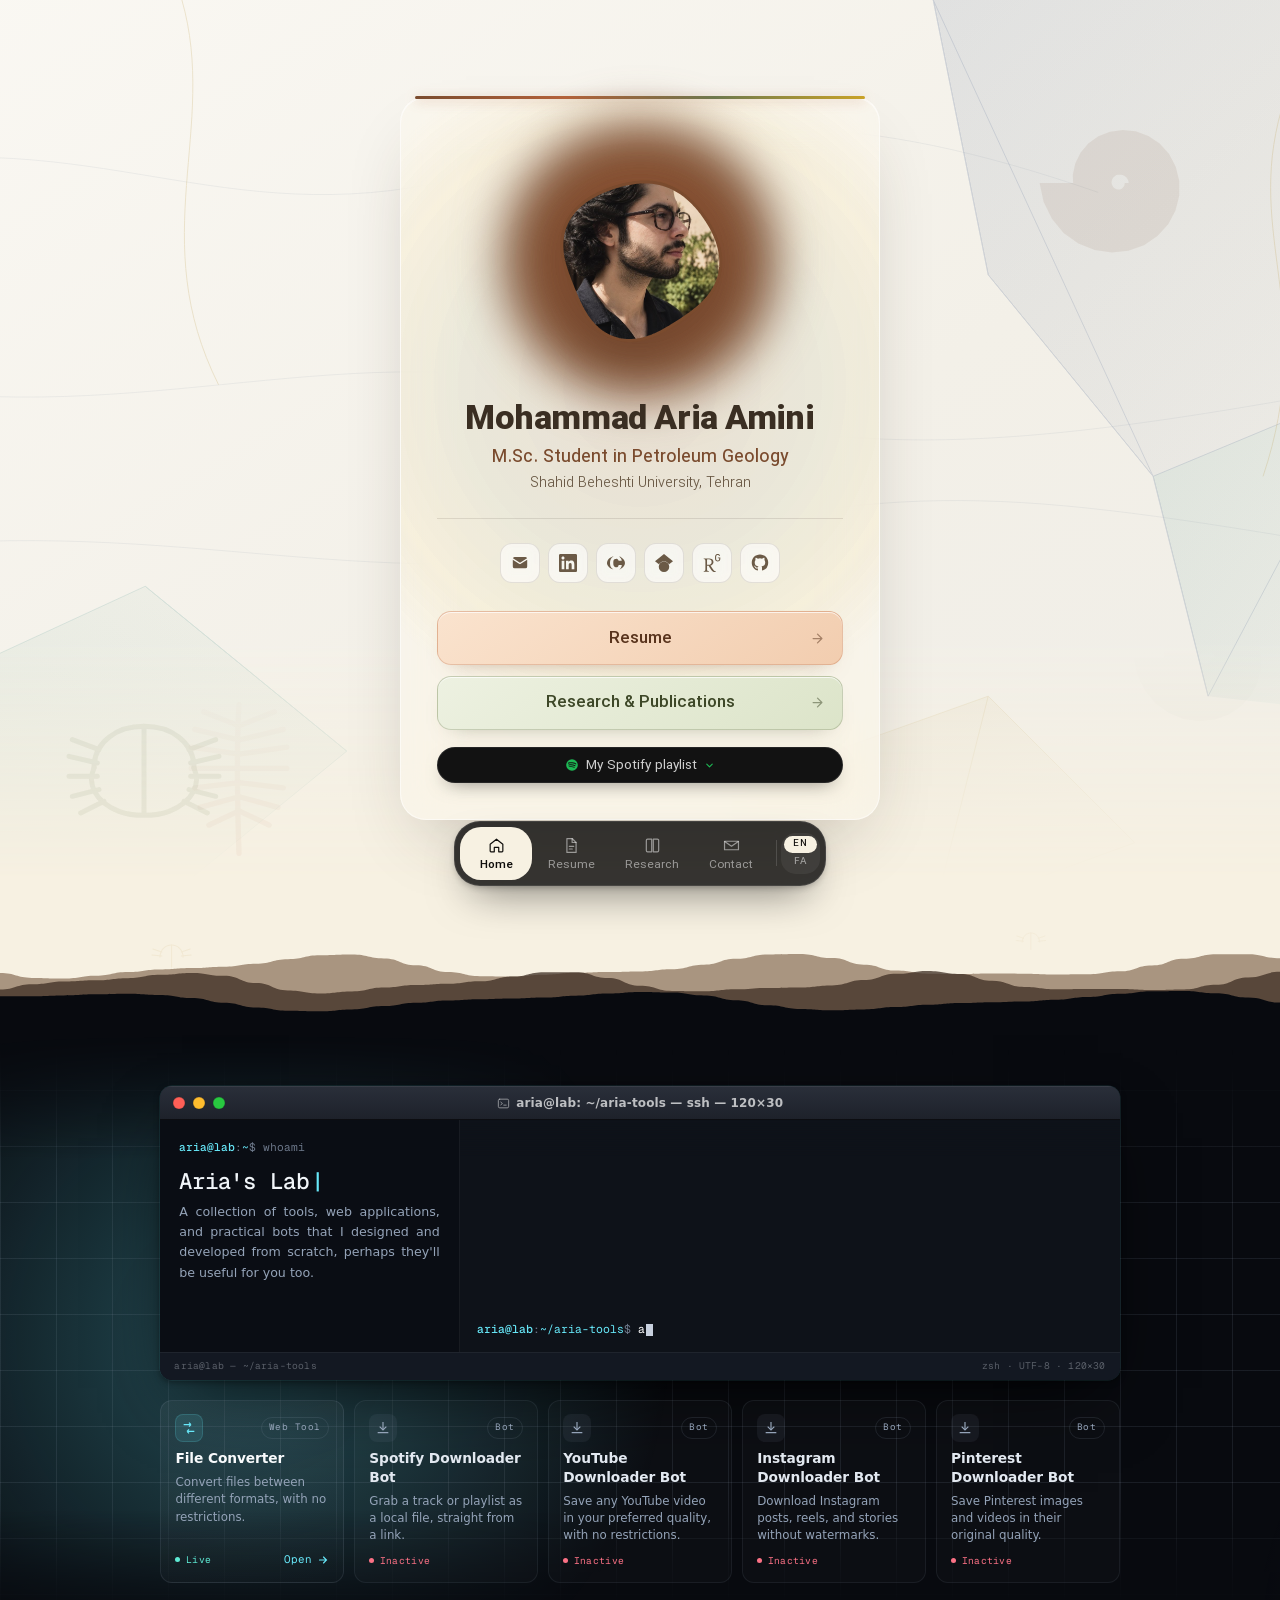
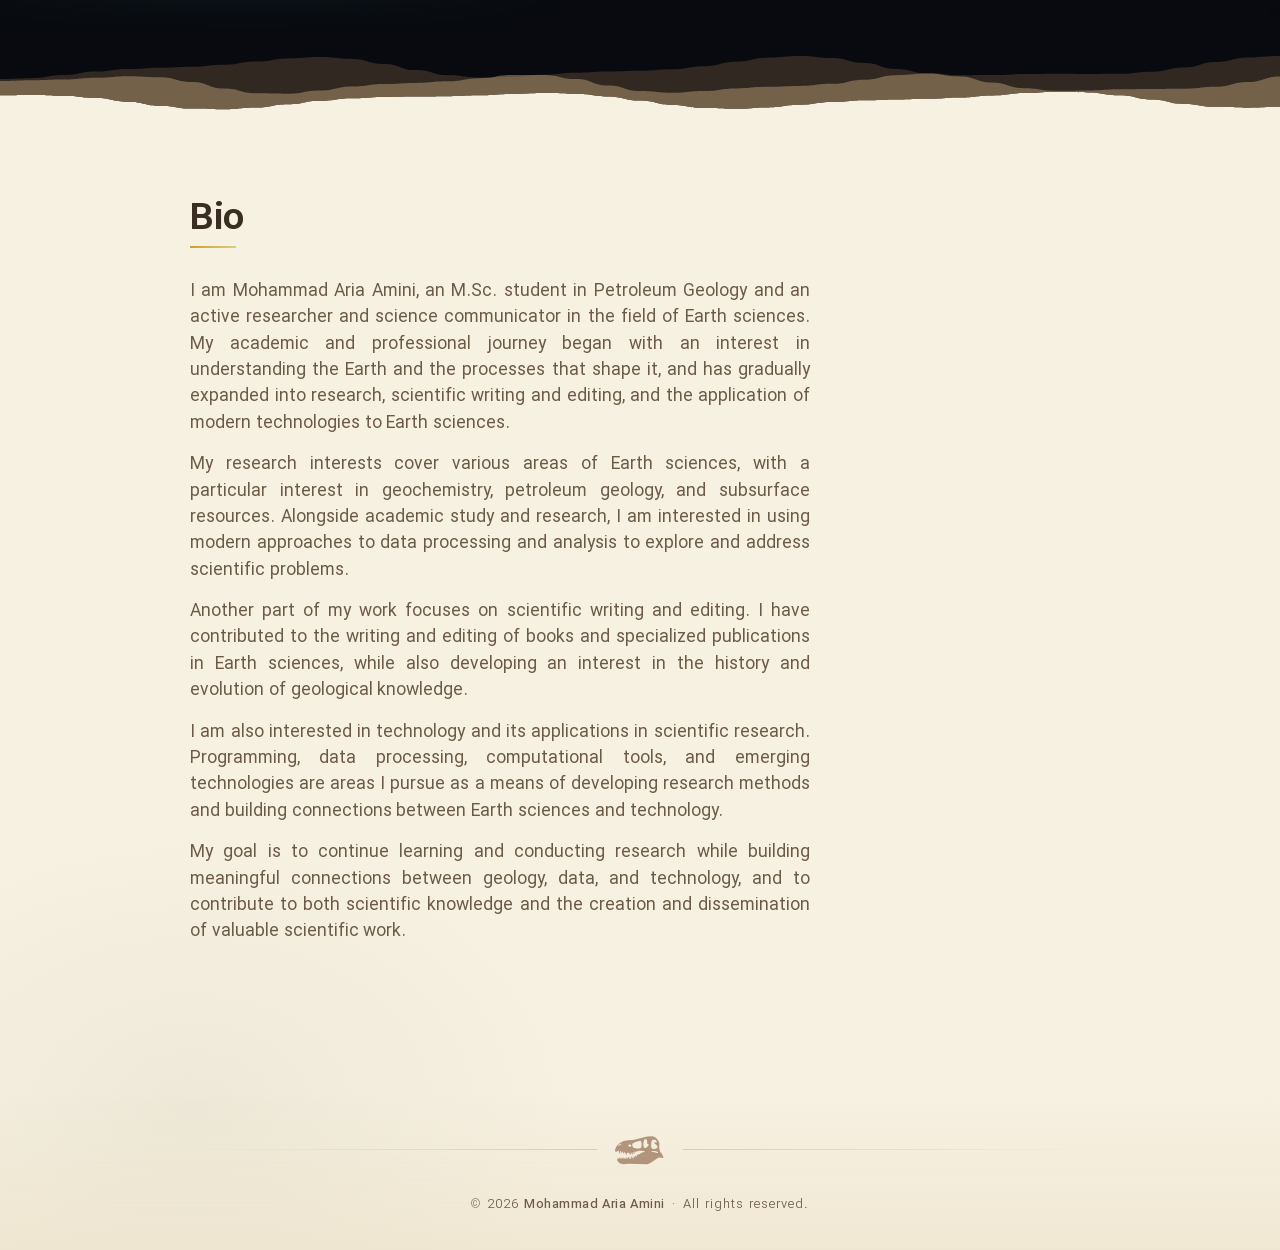
<file: index.html>
<!DOCTYPE html>
<html lang="en" dir="ltr">
<head>
<meta charset="UTF-8">
<meta name="viewport" content="width=device-width, initial-scale=1.0">
<title>Mohammad Aria Amini — Geologist, Researcher &amp; Scientific Editor</title>
<meta name="description" content="Mohammad Aria Amini (Aria Amini) — geologist, Earth sciences researcher and scientific editor in Tehran, Iran. Resume, publications, patent, books and contact.">
<!-- seo:start — generated by scripts/build_seo.py from scripts/seo_data.py; do not edit by hand -->
<meta name="robots" content="index, follow, max-image-preview:large, max-snippet:-1, max-video-preview:-1">
<meta name="author" content="Mohammad Aria Amini">
<link rel="canonical" href="https://amini.info/">
<link rel="alternate" hreflang="en" href="https://amini.info/">
<link rel="alternate" hreflang="fa" href="https://amini.info/fa/">
<link rel="alternate" hreflang="x-default" href="https://amini.info/">
<meta property="og:type" content="profile">
<meta property="profile:first_name" content="Mohammad Aria">
<meta property="profile:last_name" content="Amini">
<meta property="og:site_name" content="Mohammad Aria Amini">
<meta property="og:locale" content="en_US">
<meta property="og:locale:alternate" content="fa_IR">
<meta property="og:url" content="https://amini.info/">
<meta property="og:title" content="Mohammad Aria Amini — Geologist, Researcher &amp; Scientific Editor">
<meta property="og:description" content="Mohammad Aria Amini (Aria Amini) — geologist, Earth sciences researcher and scientific editor in Tehran, Iran. Resume, publications, patent, books and contact.">
<meta property="og:image" content="https://amini.info/assets/img/og-image.jpg">
<meta property="og:image:width" content="1200">
<meta property="og:image:height" content="630">
<meta property="og:image:alt" content="Mohammad Aria Amini">
<meta name="twitter:card" content="summary_large_image">
<meta name="twitter:title" content="Mohammad Aria Amini — Geologist, Researcher &amp; Scientific Editor">
<meta name="twitter:description" content="Mohammad Aria Amini (Aria Amini) — geologist, Earth sciences researcher and scientific editor in Tehran, Iran. Resume, publications, patent, books and contact.">
<meta name="twitter:image" content="https://amini.info/assets/img/og-image.jpg">
<meta name="twitter:image:alt" content="Mohammad Aria Amini">
<script type="application/ld+json">
{
  "@context": "https://schema.org",
  "@graph": [
    {
      "@type": "Person",
      "@id": "https://amini.info/#person",
      "name": "Mohammad Aria Amini",
      "alternateName": [
        "Aria Amini",
        "M. A. Amini",
        "محمدآریا امینی",
        "محمد آریا امینی",
        "آریا امینی"
      ],
      "givenName": "Mohammad Aria",
      "familyName": "Amini",
      "disambiguatingDescription": "Geologist, Earth sciences researcher and scientific editor based in Tehran, Iran",
      "description": "I am Mohammad Aria Amini, an M.Sc. student in Petroleum Geology and a researcher, writer, and scientific editor in the field of Earth sciences. I am interested in research, scientific writing and editing, and continuously developing my knowledge and professional skills in Earth sciences.",
      "url": "https://amini.info/",
      "mainEntityOfPage": "https://amini.info/",
      "image": {
        "@type": "ImageObject",
        "url": "https://amini.info/assets/img/portrait.jpg",
        "width": 640,
        "height": 800,
        "caption": "Mohammad Aria Amini"
      },
      "email": "aria@amini.info",
      "jobTitle": [
        "Chief Executive Officer (CEO) and Chairman of the Board",
        "Director",
        "Geology Specialist"
      ],
      "worksFor": [
        {
          "@type": "Organization",
          "name": "Varjavand Intelligent Creative Software & Hardware Services Co.",
          "url": "https://varjavand.org/"
        },
        {
          "@type": "Organization",
          "name": "Arian Zamin Publishing House"
        },
        {
          "@type": "Organization",
          "name": "Pars Geological Research Center (Arian Zamin)"
        }
      ],
      "alumniOf": [
        {
          "@type": "EducationalOrganization",
          "name": "Golestan University"
        },
        {
          "@type": "EducationalOrganization",
          "name": "Shahid Beheshti Exceptional Talents High School (NODET)"
        }
      ],
      "memberOf": [
        {
          "@type": "Organization",
          "name": "Geological Society of Iran"
        },
        {
          "@type": "Organization",
          "name": "Geological Society of America",
          "url": "https://www.geosociety.org/"
        },
        {
          "@type": "Organization",
          "name": "American Association of Petroleum Geologists",
          "url": "https://www.aapg.org/"
        }
      ],
      "award": [
        "Top Young Earth Sciences Researcher (Geological Society of Iran, 2024)"
      ],
      "knowsAbout": [
        "Geology",
        "Petroleum Geology",
        "Geochemistry",
        "Economic Geology",
        "Petrography",
        "Earth Sciences",
        "Scientific Editing",
        "High-Performance Computing"
      ],
      "knowsLanguage": [
        {
          "@type": "Language",
          "name": "Persian"
        },
        {
          "@type": "Language",
          "name": "English"
        },
        {
          "@type": "Language",
          "name": "French"
        }
      ],
      "nationality": {
        "@type": "Country",
        "name": "Iran"
      },
      "address": {
        "@type": "PostalAddress",
        "addressLocality": "Tehran",
        "addressCountry": "IR"
      },
      "sameAs": [
        "https://www.linkedin.com/in/mo-aria-amini",
        "https://civilica.com/p/511149/",
        "https://github.com/amini-aria",
        "https://instagram.com/daily.aria",
        "https://t.me/aria_amini"
      ]
    },
    {
      "@type": "WebSite",
      "@id": "https://amini.info/#website",
      "url": "https://amini.info/",
      "name": "Mohammad Aria Amini",
      "alternateName": [
        "Aria Amini",
        "M. A. Amini",
        "محمدآریا امینی"
      ],
      "inLanguage": [
        "en",
        "fa"
      ],
      "publisher": {
        "@id": "https://amini.info/#person"
      },
      "author": {
        "@id": "https://amini.info/#person"
      },
      "copyrightHolder": {
        "@id": "https://amini.info/#person"
      }
    },
    {
      "@type": "ProfilePage",
      "@id": "https://amini.info/#webpage",
      "url": "https://amini.info/",
      "name": "Mohammad Aria Amini — Geologist, Researcher & Scientific Editor",
      "description": "Mohammad Aria Amini (Aria Amini) — geologist, Earth sciences researcher and scientific editor in Tehran, Iran. Resume, publications, patent, books and contact.",
      "inLanguage": "en",
      "isPartOf": {
        "@id": "https://amini.info/#website"
      },
      "primaryImageOfPage": {
        "@type": "ImageObject",
        "url": "https://amini.info/assets/img/og-image.jpg",
        "width": 1200,
        "height": 630
      },
      "dateModified": "2026-11-04",
      "mainEntity": {
        "@id": "https://amini.info/#person"
      }
    },
    {
      "@type": "ItemList",
      "@id": "https://amini.info/#nav",
      "name": "Site navigation",
      "itemListElement": [
        {
          "@type": "ListItem",
          "position": 1,
          "item": {
            "@type": "SiteNavigationElement",
            "name": "Home",
            "url": "https://amini.info/"
          }
        },
        {
          "@type": "ListItem",
          "position": 2,
          "item": {
            "@type": "SiteNavigationElement",
            "name": "Resume",
            "url": "https://amini.info/resume/"
          }
        },
        {
          "@type": "ListItem",
          "position": 3,
          "item": {
            "@type": "SiteNavigationElement",
            "name": "Research & Publications",
            "url": "https://amini.info/publications/"
          }
        },
        {
          "@type": "ListItem",
          "position": 4,
          "item": {
            "@type": "SiteNavigationElement",
            "name": "Contact",
            "url": "https://amini.info/contact/"
          }
        }
      ]
    }
  ]
}
</script>
<!-- seo:end -->
<link rel="icon" href="/assets/img/favicon.svg?v=94bd1a3eb9">
<link rel="preload" href="/assets/fonts/IRANSansXVF.woff2" as="font" type="font/woff2" crossorigin>
<link rel="stylesheet" href="/assets/css/fonts.css?v=94bd1a3eb9">
<link rel="stylesheet" href="/assets/css/style.css?v=94bd1a3eb9">
</head>
<body>
<div class="fossil-field" aria-hidden="true">
  <svg class="f1" viewBox="0 0 48 32" fill="none" stroke="currentColor" stroke-width="1.5" stroke-linecap="round" stroke-linejoin="round"><path d="M9 15 C9 7 16 2.5 24 2.5 C32 2.5 39 7 39 15"/><path d="M24 2.5 L24 28.5"/><path d="M10.5 9.5 L2.5 6.5 M10 13.5 L1.5 11.5 M10 17.5 L1.5 17.5 M10.5 21.5 L2.5 23.5 M12 25 L5 28.5"/><path d="M37.5 9.5 L45.5 6.5 M38 13.5 L46.5 11.5 M38 17.5 L46.5 17.5 M37.5 21.5 L45.5 23.5 M36 25 L43 28.5"/><path d="M9 15 C7 19.5 9 25 16.5 28 C20.5 29.6 27.5 29.6 31.5 28 C39 25 41 19.5 39 15"/></svg>
  <svg class="f2" viewBox="0 0 100 100" fill="currentColor"><path d="M55.4,50.0L55.4,51.3L55.0,52.7L54.3,53.9L53.3,54.9L52.1,55.7L50.6,56.1L49.1,56.2L47.6,56.0L46.1,55.3L44.9,54.3L43.8,53.0L43.2,51.5L42.9,49.8L43.0,48.0L43.5,46.3L44.5,44.7L45.9,43.4L47.5,42.4L49.4,41.9L51.4,41.8L53.4,42.3L55.3,43.2L57.0,44.6L58.2,46.3L59.1,48.4L59.4,50.7L59.1,53.0L58.3,55.2L57.0,57.2L55.1,58.8L52.9,60.0L50.4,60.7L47.7,60.6L45.1,60.0L42.7,58.7L40.6,56.8L39.0,54.4L38.0,51.7L37.7,48.7L38.2,45.7L39.3,42.8L41.2,40.2L43.7,38.1L46.7,36.7L50.0,36.0L53.5,36.1L56.9,37.1L60.0,38.9L62.6,41.5L64.6,44.7L65.8,48.3L66.1,52.3L65.4,56.2L63.7,59.9L61.1,63.2L57.7,65.9L53.7,67.6L49.4,68.4L44.8,68.1L40.4,66.6L36.4,64.1L33.0,60.6L30.6,56.3L29.2,51.5L29.0,46.3L30.1,41.1L32.5,36.3L36.0,32.1L40.6,28.8L45.9,26.7L51.7,25.9L57.6,26.5L63.4,28.6L68.5,32.1L72.8,36.8L75.8,42.6L77.4,49.0L77.4,55.8L75.7,62.5L72.4,68.8L67.5,74.1L61.4,78.3L54.3,80.8L46.7,81.6L38.9,80.5L31.5,77.5L24.8,72.7L19.5,66.2L15.7,58.5L13.9,50.0L33.0,50.0L33.9,54.0L35.6,57.6L38.2,60.7L41.3,62.9L44.8,64.4L48.4,64.9L52.0,64.5L55.4,63.3L58.3,61.4L60.5,58.8L62.1,55.9L62.9,52.7L62.9,49.5L62.2,46.5L60.7,43.8L58.7,41.6L56.3,39.9L53.6,38.9L50.8,38.6L48.1,39.0L45.6,40.0L43.4,41.6L41.8,43.6L40.6,45.8L40.1,48.3L40.2,50.7L40.9,53.0L42.0,55.0L43.6,56.6L45.5,57.8L47.6,58.5L49.7,58.7L51.8,58.3L53.6,57.5L55.2,56.2L56.4,54.7L57.2,52.9L57.6,51.1L57.4,49.2L56.9,47.5L55.9,46.0L54.7,44.8L53.2,43.9L51.6,43.5L50.0,43.4L48.4,43.7L47.0,44.4L45.9,45.4L45.0,46.6L44.4,48.0L44.2,49.4L44.4,50.8L44.8,52.1L45.6,53.2L46.6,54.1L47.7,54.7L48.9,55.0L50.2,55.0L51.4,54.7L52.4,54.2L53.3,53.4L53.9,52.4L54.3,51.4L54.4,50.3L54.3,49.2L53.9,48.3L53.3,47.4L52.5,46.8L51.6,46.4L50.7,46.2L49.7,46.2L48.8,46.4L48.1,46.9L47.4,47.5L47.0,48.2L46.7,49.1L46.6,49.9L46.8,50.7L47.1,51.4L47.6,52.0L48.2,52.5L48.9,52.8L49.6,52.9L50.3,52.9L51.0,52.7L51.6,52.3L52.0,51.8L52.4,51.3L52.5,50.6L52.6,50.0Z"/></svg>
  <svg class="f3" viewBox="0 0 48 48" fill="none" stroke="currentColor" stroke-width="1.5" stroke-linecap="round" stroke-linejoin="round"><path d="M24 45 C24 45 23 18 24 3"/><path d="M24 9 L14 5 M24 13 L11.5 10 M24 17 L10.5 15 M24 21 L10.5 21 M24 25 L11.5 26.5 M24 29 L13 32 M24 33 L15.5 37"/><path d="M24 9 L34 5 M24 13 L36.5 10 M24 17 L37.5 15 M24 21 L37.5 21 M24 25 L36.5 26.5 M24 29 L35 32 M24 33 L32.5 37"/></svg>
  <svg class="f4" viewBox="0 0 48 32" fill="none" stroke="currentColor" stroke-width="1.5" stroke-linecap="round" stroke-linejoin="round"><path d="M9 15 C9 7 16 2.5 24 2.5 C32 2.5 39 7 39 15"/><path d="M24 2.5 L24 28.5"/><path d="M9 15 C7 19.5 9 25 16.5 28 C20.5 29.6 27.5 29.6 31.5 28 C39 25 41 19.5 39 15"/></svg>
</div>



<!-- ===== Hero ===== -->
<section class="hero">
  <img src="/assets/img/hero-lattice.svg?v=94bd1a3eb9" alt="" class="hero__bg" aria-hidden="true">
  <div class="hero__fossils" aria-hidden="true">
    <svg class="hf1" viewBox="0 0 100 100" fill="currentColor"><path d="M55.4,50.0L55.4,51.3L55.0,52.7L54.3,53.9L53.3,54.9L52.1,55.7L50.6,56.1L49.1,56.2L47.6,56.0L46.1,55.3L44.9,54.3L43.8,53.0L43.2,51.5L42.9,49.8L43.0,48.0L43.5,46.3L44.5,44.7L45.9,43.4L47.5,42.4L49.4,41.9L51.4,41.8L53.4,42.3L55.3,43.2L57.0,44.6L58.2,46.3L59.1,48.4L59.4,50.7L59.1,53.0L58.3,55.2L57.0,57.2L55.1,58.8L52.9,60.0L50.4,60.7L47.7,60.6L45.1,60.0L42.7,58.7L40.6,56.8L39.0,54.4L38.0,51.7L37.7,48.7L38.2,45.7L39.3,42.8L41.2,40.2L43.7,38.1L46.7,36.7L50.0,36.0L53.5,36.1L56.9,37.1L60.0,38.9L62.6,41.5L64.6,44.7L65.8,48.3L66.1,52.3L65.4,56.2L63.7,59.9L61.1,63.2L57.7,65.9L53.7,67.6L49.4,68.4L44.8,68.1L40.4,66.6L36.4,64.1L33.0,60.6L30.6,56.3L29.2,51.5L29.0,46.3L30.1,41.1L32.5,36.3L36.0,32.1L40.6,28.8L45.9,26.7L51.7,25.9L57.6,26.5L63.4,28.6L68.5,32.1L72.8,36.8L75.8,42.6L77.4,49.0L77.4,55.8L75.7,62.5L72.4,68.8L67.5,74.1L61.4,78.3L54.3,80.8L46.7,81.6L38.9,80.5L31.5,77.5L24.8,72.7L19.5,66.2L15.7,58.5L13.9,50.0L33.0,50.0L33.9,54.0L35.6,57.6L38.2,60.7L41.3,62.9L44.8,64.4L48.4,64.9L52.0,64.5L55.4,63.3L58.3,61.4L60.5,58.8L62.1,55.9L62.9,52.7L62.9,49.5L62.2,46.5L60.7,43.8L58.7,41.6L56.3,39.9L53.6,38.9L50.8,38.6L48.1,39.0L45.6,40.0L43.4,41.6L41.8,43.6L40.6,45.8L40.1,48.3L40.2,50.7L40.9,53.0L42.0,55.0L43.6,56.6L45.5,57.8L47.6,58.5L49.7,58.7L51.8,58.3L53.6,57.5L55.2,56.2L56.4,54.7L57.2,52.9L57.6,51.1L57.4,49.2L56.9,47.5L55.9,46.0L54.7,44.8L53.2,43.9L51.6,43.5L50.0,43.4L48.4,43.7L47.0,44.4L45.9,45.4L45.0,46.6L44.4,48.0L44.2,49.4L44.4,50.8L44.8,52.1L45.6,53.2L46.6,54.1L47.7,54.7L48.9,55.0L50.2,55.0L51.4,54.7L52.4,54.2L53.3,53.4L53.9,52.4L54.3,51.4L54.4,50.3L54.3,49.2L53.9,48.3L53.3,47.4L52.5,46.8L51.6,46.4L50.7,46.2L49.7,46.2L48.8,46.4L48.1,46.9L47.4,47.5L47.0,48.2L46.7,49.1L46.6,49.9L46.8,50.7L47.1,51.4L47.6,52.0L48.2,52.5L48.9,52.8L49.6,52.9L50.3,52.9L51.0,52.7L51.6,52.3L52.0,51.8L52.4,51.3L52.5,50.6L52.6,50.0Z"/></svg>
    <svg class="hf2" viewBox="0 0 48 32" fill="none" stroke="currentColor" stroke-width="1.5" stroke-linecap="round" stroke-linejoin="round"><path d="M9 15 C9 7 16 2.5 24 2.5 C32 2.5 39 7 39 15"/><path d="M24 2.5 L24 28.5"/><path d="M10.5 9.5 L2.5 6.5 M10 13.5 L1.5 11.5 M10 17.5 L1.5 17.5 M10.5 21.5 L2.5 23.5 M12 25 L5 28.5"/><path d="M37.5 9.5 L45.5 6.5 M38 13.5 L46.5 11.5 M38 17.5 L46.5 17.5 M37.5 21.5 L45.5 23.5 M36 25 L43 28.5"/><path d="M9 15 C7 19.5 9 25 16.5 28 C20.5 29.6 27.5 29.6 31.5 28 C39 25 41 19.5 39 15"/></svg>
  </div>

  <div class="hero__card">
    <div class="hero__card-accent" aria-hidden="true"></div>
    <div class="hero__portrait-wrap">
      <div class="hero__portrait-halo" aria-hidden="true"></div>
      <svg class="hero__portrait-svg" viewBox="0 0 100 100" role="img" aria-label="Portrait of Mohammad Aria Amini"><defs><clipPath id="portrait-clip" clipPathUnits="userSpaceOnUse"><path id="portrait-clip-path" d=""/></clipPath></defs><g clip-path="url(#portrait-clip)"><rect class="hero__portrait-bg" x="0" y="0" width="100" height="100"/><image class="hero__portrait-photo-img" href="/assets/img/portrait.jpg?v=94bd1a3eb9" x="6" y="6" width="88" height="88" preserveAspectRatio="xMidYMid slice"/></g><path class="hero__skull-fill" id="portrait-skull-path" d="M6.00,62.30 L9.76,54.49 L11.21,53.91 L12.37,51.01 L13.53,45.51 L13.24,37.12 L14.97,32.49 L19.61,27.28 L23.08,25.25 L25.97,24.38 L35.24,24.96 L61.00,31.33 L70.84,31.91 L78.08,33.36 L83.87,35.96 L87.63,38.57 L91.68,43.20 L94.00,48.99 L94.00,51.01 L93.42,51.59 L93.13,53.62 L90.82,52.46 L90.53,51.30 L89.08,52.17 L88.79,51.01 L87.63,50.72 L85.61,56.51 L85.03,56.51 L85.03,52.46 L83.87,51.59 L83.29,52.17 L82.42,55.64 L81.84,55.64 L81.26,52.46 L79.82,53.33 L78.37,56.51 L77.79,56.51 L77.50,54.20 L76.34,53.62 L75.18,54.49 L74.89,56.22 L73.45,58.54 L72.87,58.54 L72.87,56.80 L72.00,54.78 L68.53,54.78 L67.08,57.38 L65.34,58.54 L65.34,54.20 L64.18,54.49 L62.74,57.67 L61.58,58.25 L61.87,53.62 L61.00,53.33 L59.84,55.93 L58.39,56.80 L58.97,52.75 L57.82,52.17 L56.95,53.62 L56.37,53.62 L56.08,51.59 L55.50,51.59 L54.34,53.33 L53.76,53.33 L53.76,51.30 L52.03,52.17 L51.74,51.01 L45.95,51.01 L39.58,51.88 L39.87,52.75 L45.95,54.78 L49.71,57.09 L51.45,56.80 L51.45,58.25 L52.03,58.83 L54.05,57.38 L53.76,59.99 L54.63,60.86 L55.21,60.86 L56.66,58.83 L57.24,58.83 L56.66,62.30 L58.11,62.88 L59.55,60.86 L60.42,60.86 L60.42,64.62 L61.00,65.20 L62.45,64.33 L63.61,60.86 L64.18,60.86 L64.76,65.78 L65.92,65.49 L66.50,63.46 L67.37,63.75 L67.66,65.49 L68.53,65.78 L69.39,61.72 L69.97,61.72 L71.42,65.49 L72.87,64.91 L73.16,62.88 L73.74,62.88 L74.61,65.49 L75.76,65.49 L76.05,64.04 L76.63,64.04 L77.50,65.49 L78.66,65.49 L78.66,62.59 L79.24,62.59 L81.55,65.49 L82.42,65.20 L82.42,63.75 L83.29,63.75 L83.87,65.20 L85.03,65.49 L85.61,63.46 L86.47,63.17 L86.76,65.49 L87.63,65.78 L88.21,63.75 L88.79,63.75 L89.37,65.78 L90.24,66.36 L90.24,67.80 L88.79,70.70 L85.61,73.59 L79.24,75.62 L68.24,74.46 L34.37,75.33 L28.29,72.14 L15.26,63.75 L12.08,63.17 L6.87,64.33 L6.00,63.75 Z M28.00,51.59 L23.08,51.30 L19.32,51.88 L16.13,53.33 L15.55,54.49 L16.13,55.07 L18.74,54.78 L27.71,52.46 Z M70.26,40.88 L68.53,39.72 L66.21,39.43 L64.76,40.30 L64.47,42.33 L65.34,43.49 L66.50,43.78 L69.11,42.62 Z M82.13,38.28 L82.42,39.14 L87.34,42.04 L88.50,41.75 L87.34,40.01 L83.29,37.99 Z M47.39,32.78 L46.24,34.80 L45.66,38.86 L45.95,44.36 L47.39,46.09 L50.29,46.96 L54.63,46.96 L59.55,46.09 L61.29,44.64 L62.74,40.88 L62.74,38.57 L61.29,37.12 L56.95,34.80 L48.55,32.49 Z M25.68,30.75 L21.63,30.75 L19.61,31.91 L17.87,33.93 L18.16,35.38 L22.79,35.67 L22.79,36.83 L18.45,40.59 L16.42,43.78 L16.71,45.22 L19.32,47.25 L24.53,47.54 L26.84,46.67 L27.71,45.51 L28.29,43.49 L28.00,35.96 L27.13,32.49 Z M39.29,29.59 L37.26,29.88 L36.11,30.75 L35.53,31.91 L35.53,37.70 L32.92,39.72 L32.92,41.17 L34.37,43.20 L38.42,46.09 L40.16,46.09 L41.32,44.93 L42.47,41.17 L42.47,37.41 L41.61,33.07 L40.74,31.04 Z" fill-rule="evenodd"/><path id="portrait-frame-path" class="hero__portrait-frame" d=""/></svg>
      </div>
    <h1 class="hero__name">Mohammad Aria Amini</h1>
    <p class="hero__role">M.Sc. Student in Petroleum Geology</p>
    <p class="hero__school">Shahid Beheshti University, Tehran</p>

    <div class="hero__divider"></div>

    <div class="hero__socials">
      <a href="mailto:aria@amini.info" aria-label="Email" data-net="email"><svg viewBox="0 0 24 24" fill="currentColor" aria-hidden="true"><path d="M2.4 7.6v8.9A2.5 2.5 0 0 0 4.9 19h14.2a2.5 2.5 0 0 0 2.5-2.5V7.6l-9.07 5.65a1.2 1.2 0 0 1-1.26 0L2.4 7.6Z"/><path d="M21.4 5.6A2.5 2.5 0 0 0 19.1 4H4.9a2.5 2.5 0 0 0-2.3 1.6L12 11.5l9.4-5.9Z"/></svg></a>
      <a href="https://www.linkedin.com/in/mo-aria-amini" target="_blank" rel="noopener" aria-label="LinkedIn" data-net="linkedin"><svg viewBox="0 0 24 24" fill="currentColor"><path d="M20.447 20.452h-3.554v-5.569c0-1.328-.027-3.037-1.852-3.037-1.853 0-2.136 1.445-2.136 2.939v5.667H9.351V9h3.414v1.561h.046c.477-.9 1.637-1.85 3.37-1.85 3.601 0 4.267 2.37 4.267 5.455v6.286zM5.337 7.433c-1.144 0-2.063-.926-2.063-2.065 0-1.138.92-2.063 2.063-2.063 1.14 0 2.064.925 2.064 2.063 0 1.139-.925 2.065-2.064 2.065zm1.782 13.019H3.555V9h3.564v11.452zM22.225 0H1.771C.792 0 0 .774 0 1.729v20.542C0 23.227.792 24 1.771 24h20.451C23.2 24 24 23.227 24 22.271V1.729C24 .774 23.2 0 22.222 0h.003z"/></svg></a>
      <a href="https://civilica.com/p/511149/" target="_blank" rel="noopener" aria-label="CIVILICA" data-net="civilica"><svg viewBox="0 0 24 24" fill="currentColor" aria-hidden="true"><path d="M7.68,20.38 C3.95,19.32 1,16.72 0.19,13.77 C-0.03,12.94 -0.02,11.14 0.23,10.25 C0.82,8.1 2.53,6.07 4.86,4.78 C6.09,4.1 8.31,3.31 8.49,3.49 C8.53,3.53 8.4,3.63 8.19,3.72 C7.39,4.08 6.08,5.29 5.48,6.22 C4.52,7.74 4.12,9.21 4.05,11.55 C3.92,15.7 5.03,18.23 7.75,19.99 C8.73,20.63 8.73,20.68 7.68,20.38 Z M16.64,20.5 C16.62,20.47 16.86,20.27 17.17,20.06 C18.44,19.24 19.45,17.29 19.62,15.31 L19.67,14.75 L17.59,14.77 L15.51,14.79 L15.4,15.24 C15.24,15.87 14.83,16.67 14.53,16.98 C13.72,17.79 11.91,17.98 10.64,17.39 C10,17.09 9.33,16.43 9.04,15.78 C8.59,14.8 8.45,14.03 8.41,12.29 C8.32,9.32 8.71,7.96 9.91,7.04 C10.51,6.58 10.84,6.5 12.16,6.5 C13.26,6.49 13.39,6.51 13.74,6.69 C14.58,7.12 15.23,7.86 15.42,8.58 L15.51,8.96 L17.58,8.98 L19.64,9 L19.64,8.78 C19.64,8.33 19.22,6.97 18.89,6.37 C18.46,5.59 18,4.99 17.21,4.19 C16.87,3.84 16.62,3.52 16.66,3.49 C16.76,3.39 18.42,4.13 19.15,4.6 C23.24,7.23 24.89,11.19 23.39,14.75 C22.55,16.75 20.53,18.75 18.19,19.92 C17.32,20.36 16.7,20.59 16.64,20.5 Z"/></svg></a>
      <a href="#" aria-label="Google Scholar" data-net="scholar"><svg viewBox="0 0 24 24" fill="currentColor" aria-hidden="true"><path d="M5.242 13.769L0 9.5 12 0l12 9.5-5.242 4.269C17.548 11.249 14.978 9.5 12 9.5c-2.977 0-5.548 1.748-6.758 4.269zM12 10a7 7 0 1 0 0 14 7 7 0 0 0 0-14z"/></svg></a>
      <a href="#" aria-label="ResearchGate" data-net="researchgate"><svg viewBox="0 0 24 24" fill="currentColor" aria-hidden="true"><path d="M19.586 0c-.818 0-1.508.19-2.073.565-.563.377-.97.936-1.213 1.68a3.193 3.193 0 0 0-.112.437 8.365 8.365 0 0 0-.078.53 9 9 0 0 0-.05.727c-.01.282-.013.621-.013 1.016a31.121 31.123 0 0 0 .014 1.017 9 9 0 0 0 .05.727 7.946 7.946 0 0 0 .077.53h-.005a3.334 3.334 0 0 0 .113.438c.245.743.65 1.303 1.214 1.68.565.376 1.256.564 2.075.564.8 0 1.536-.213 2.105-.603.57-.39.94-.916 1.175-1.65.076-.235.135-.558.177-.93a10.9 10.9 0 0 0 .043-1.207v-.82c0-.095-.047-.142-.14-.142h-3.064c-.094 0-.14.047-.14.141v.956c0 .094.046.14.14.14h1.666c.056 0 .084.03.084.086 0 .36 0 .62-.036.865-.038.244-.1.447-.147.606-.108.385-.348.664-.638.876-.29.212-.738.35-1.227.35-.545 0-.901-.15-1.21-.353-.306-.203-.517-.454-.67-.915a3.136 3.136 0 0 1-.147-.762 17.366 17.367 0 0 1-.034-.656c-.01-.26-.014-.572-.014-.939a26.401 26.403 0 0 1 .014-.938 15.821 15.822 0 0 1 .035-.656 3.19 3.19 0 0 1 .148-.76 1.89 1.89 0 0 1 .742-1.01c.344-.244.593-.352 1.137-.352.508 0 .815.096 1.144.303.33.207.528.492.764.925.047.094.111.118.198.07l1.044-.43c.075-.048.09-.115.042-.199a3.549 3.549 0 0 0-.466-.742 3 3 0 0 0-.679-.607 3.313 3.313 0 0 0-.903-.41A4.068 4.068 0 0 0 19.586 0zM8.217 5.836c-1.69 0-3.036.086-4.297.086-1.146 0-2.291 0-3.007-.029v.831l1.088.2c.744.144 1.174.488 1.174 2.264v11.288c0 1.777-.43 2.12-1.174 2.263l-1.088.2v.832c.773-.029 2.12-.086 3.465-.086 1.29 0 2.951.057 3.667.086v-.831l-1.49-.2c-.773-.115-1.174-.487-1.174-2.264v-4.784c.688.057 1.29.057 2.206.057 1.748 3.123 3.41 5.472 4.355 6.56.86 1.032 2.177 1.691 3.839 1.691.487 0 1.003-.086 1.318-.23v-.744c-1.031 0-2.063-.716-2.808-1.518-1.26-1.376-2.95-3.582-4.355-6.074 2.32-.545 4.04-2.722 4.04-4.9 0-3.208-2.492-4.698-5.758-4.698zm-.515 1.29c2.406 0 3.839 1.26 3.839 3.552 0 2.263-1.547 3.782-4.097 3.782-.974 0-1.404-.03-2.063-.086v-7.19c.66-.059 1.547-.059 2.32-.059z"/></svg></a>
      <a href="#" aria-label="GitHub" data-net="github"><svg viewBox="0 0 24 24" fill="currentColor" aria-hidden="true"><path d="M12 .5C5.73.5.99 5.24.99 11.51c0 4.86 3.15 8.98 7.52 10.43.55.1.75-.24.75-.53 0-.26-.01-1.13-.02-2.05-3.06.67-3.71-1.3-3.71-1.3-.5-1.27-1.22-1.61-1.22-1.61-1-.68.08-.67.08-.67 1.1.08 1.68 1.13 1.68 1.13.98 1.68 2.57 1.2 3.2.92.1-.71.38-1.2.7-1.47-2.44-.28-5.01-1.22-5.01-5.44 0-1.2.43-2.18 1.13-2.95-.11-.28-.49-1.4.11-2.91 0 0 .92-.3 3.02 1.13a10.4 10.4 0 0 1 5.5 0c2.1-1.43 3.02-1.13 3.02-1.13.6 1.51.22 2.63.11 2.91.7.77 1.13 1.75 1.13 2.95 0 4.23-2.58 5.16-5.03 5.43.4.34.75 1.02.75 2.06 0 1.49-.01 2.69-.01 3.05 0 .29.2.64.76.53a11.03 11.03 0 0 0 7.51-10.43C23.01 5.24 18.27.5 12 .5Z"/></svg></a>
    </div>

    <div class="hero__actions">
      <a href="/resume/" class="btn btn--primary">
        <span class="hero-btn__label">Resume</span>
        <span class="hero-btn__meta mono" data-updated-path="resume/index.html" data-updated-style="compact"></span>
        <svg class="hero-btn__icon" viewBox="0 0 24 24" fill="none" stroke="currentColor" stroke-width="2" stroke-linecap="round" stroke-linejoin="round" aria-hidden="true"><path d="M5 12h13M12 5l7 7-7 7"/></svg>
      </a>
      <a href="/publications/" class="btn btn--outline">
        <span class="hero-btn__label">Research &amp; Publications</span>
        <svg class="hero-btn__icon" viewBox="0 0 24 24" fill="none" stroke="currentColor" stroke-width="2" stroke-linecap="round" stroke-linejoin="round" aria-hidden="true"><path d="M5 12h13M12 5l7 7-7 7"/></svg>
      </a>
    </div>

    <!-- Replace href with your real playlist link -->
    <div class="spotify-dropdown" id="spotify-dropdown">
      <button class="spotify-link" id="spotify-toggle" aria-expanded="false">
        <svg width="14" height="14" viewBox="0 0 24 24" fill="currentColor"><path d="M12 2a10 10 0 100 20 10 10 0 000-20zm4.59 14.4a.62.62 0 01-.85.2c-2.33-1.42-5.27-1.74-8.72-.96a.62.62 0 11-.28-1.22c3.78-.86 7.02-.49 9.65 1.12.3.18.4.57.2.86zm1.22-2.72a.78.78 0 01-1.07.26c-2.67-1.64-6.73-2.12-9.88-1.16a.78.78 0 11-.46-1.49c3.6-1.09 8.08-.56 11.15 1.32.37.23.49.72.26 1.07zm.1-2.83c-3.2-1.9-8.49-2.08-11.55-1.15a.94.94 0 11-.54-1.8c3.5-1.06 9.32-.85 13 1.32a.94.94 0 11-.91 1.63z"/></svg>
        <span class="spotify-link__label">My Spotify playlist</span>
        <svg class="spotify-link__chev" width="11" height="11" viewBox="0 0 24 24" fill="none" stroke="currentColor" stroke-width="2.4" stroke-linecap="round" stroke-linejoin="round"><path d="M6 9l6 6 6-6"/></svg>
      </button>
      <div class="spotify-panel" id="spotify-panel">
        <div class="spotify-panel__head" aria-hidden="true"><span class="spotify-eq"><i></i><i></i><i></i><i></i></span><span class="spotify-panel__count"><span data-playlist-count>12</span> playlists</span><span class="spotify-panel__tag">built by ear, not by algorithm</span></div><div class="spotify-scroll-wrap"><div class="spotify-scrollbar-track" aria-hidden="true"><div class="spotify-scrollbar-thumb" id="spotify-scroll-thumb"></div></div><div class="spotify-panel__inner" id="spotify-scroll-inner">
          <div class="spotify-panel__list">
          <a href="https://open.spotify.com/" target="_blank" rel="noopener">Progressive Rock</a>
          <a href="https://open.spotify.com/" target="_blank" rel="noopener">Progressive Metal</a>
          <a href="https://open.spotify.com/" target="_blank" rel="noopener">Heavy Metal</a>
          <a href="https://open.spotify.com/" target="_blank" rel="noopener">Indie</a>
          <a href="https://open.spotify.com/" target="_blank" rel="noopener">Folk</a>
          <a href="https://open.spotify.com/" target="_blank" rel="noopener">Country</a>
          <a href="https://open.spotify.com/" target="_blank" rel="noopener">Hard Rock</a>
            <a href="https://open.spotify.com/" target="_blank" rel="noopener">Blues / Blues Rock</a>
        <a href="https://open.spotify.com/" target="_blank" rel="noopener">Jazz</a>
          <a href="https://open.spotify.com/" target="_blank" rel="noopener">Classic</a>
        <a href="https://open.spotify.com/" target="_blank" rel="noopener">Old Iranian</a>
        <a href="https://open.spotify.com/" target="_blank" rel="noopener">Shoomboos Goombooli</a>
          </div>
          </div></div>
        <p class="spotify-panel__note spotify-panel__note--ltr">These playlists were made purely based on my own personal taste.</p>
      </div>
    </div>
  </div>

</section>

<div class="divider divider--strata" aria-hidden="true"><svg class="divider__svg" viewBox="0 0 1440 120" preserveAspectRatio="none" xmlns="http://www.w3.org/2000/svg"> <g class="divider__parallax divider__parallax--a"><g class="divider__layer divider__layer--a"><path d="M0.0,58.1 C18.0,58.1 18.0,62.9 36.0,62.9 C54.0,62.9 54.0,63.6 72.0,63.6 C90.0,63.6 90.0,60.8 108.0,60.8 C126.0,60.8 126.0,57.1 144.0,57.1 C162.0,57.1 162.0,54.5 180.0,54.5 C198.0,54.5 198.0,53.1 216.0,53.1 C234.0,53.1 234.0,51.7 252.0,51.7 C270.0,51.7 270.0,48.7 288.0,48.7 C306.0,48.7 306.0,44.2 324.0,44.2 C342.0,44.2 342.0,40.3 360.0,40.3 C378.0,40.3 378.0,39.6 396.0,39.6 C414.0,39.6 414.0,43.4 432.0,43.4 C450.0,43.4 450.0,50.2 468.0,50.2 C486.0,50.2 486.0,57.1 504.0,57.1 C522.0,57.1 522.0,61.2 540.0,61.2 C558.0,61.2 558.0,61.6 576.0,61.6 C594.0,61.6 594.0,59.7 612.0,59.7 C630.0,59.7 630.0,57.8 648.0,57.8 C666.0,57.8 666.0,57.0 684.0,57.0 C702.0,57.0 702.0,56.4 720.0,56.4 C738.0,56.4 738.0,54.2 756.0,54.2 C774.0,54.2 774.0,49.7 792.0,49.7 C810.0,49.7 810.0,43.8 828.0,43.8 C846.0,43.8 846.0,39.4 864.0,39.4 C882.0,39.4 882.0,39.0 900.0,39.0 C918.0,39.0 918.0,43.1 936.0,43.1 C954.0,43.1 954.0,49.7 972.0,49.7 C990.0,49.7 990.0,55.6 1008.0,55.6 C1026.0,55.6 1026.0,58.7 1044.0,58.7 C1062.0,58.7 1062.0,59.1 1080.0,59.1 C1098.0,59.1 1098.0,58.6 1116.0,58.6 C1134.0,58.6 1134.0,58.7 1152.0,58.7 C1170.0,58.7 1170.0,59.5 1188.0,59.5 C1206.0,59.5 1206.0,59.3 1224.0,59.3 C1242.0,59.3 1242.0,56.3 1260.0,56.3 C1278.0,56.3 1278.0,50.4 1296.0,50.4 C1314.0,50.4 1314.0,43.7 1332.0,43.7 C1350.0,43.7 1350.0,39.2 1368.0,39.2 C1386.0,39.2 1386.0,39.2 1404.0,39.2 C1422.0,39.2 1422.0,43.3 1440.0,43.3 L1440,120 L0,120 Z" fill="#6b4a30" opacity="0.55"/></g></g> <g class="divider__parallax divider__parallax--b"><g class="divider__layer divider__layer--b"><path d="M0.0,74.5 C18.0,74.5 18.0,69.3 36.0,69.3 C54.0,69.3 54.0,66.5 72.0,66.5 C90.0,66.5 90.0,65.3 108.0,65.3 C126.0,65.3 126.0,63.2 144.0,63.2 C162.0,63.2 162.0,59.8 180.0,59.8 C198.0,59.8 198.0,57.9 216.0,57.9 C234.0,57.9 234.0,60.8 252.0,60.8 C270.0,60.8 270.0,68.1 288.0,68.1 C306.0,68.1 306.0,75.5 324.0,75.5 C342.0,75.5 342.0,78.5 360.0,78.5 C378.0,78.5 378.0,76.5 396.0,76.5 C414.0,76.5 414.0,72.6 432.0,72.6 C450.0,72.6 450.0,70.1 468.0,70.1 C486.0,70.1 486.0,68.8 504.0,68.8 C522.0,68.8 522.0,66.3 540.0,66.3 C558.0,66.3 558.0,61.6 576.0,61.6 C594.0,61.6 594.0,57.2 612.0,57.2 C630.0,57.2 630.0,57.3 648.0,57.3 C666.0,57.3 666.0,63.0 684.0,63.0 C702.0,63.0 702.0,70.8 720.0,70.8 C738.0,70.8 738.0,75.9 756.0,75.9 C774.0,75.9 774.0,76.3 792.0,76.3 C810.0,76.3 810.0,74.3 828.0,74.3 C846.0,74.3 846.0,72.9 864.0,72.9 C882.0,72.9 882.0,72.4 900.0,72.4 C918.0,72.4 918.0,70.4 936.0,70.4 C954.0,70.4 954.0,65.1 972.0,65.1 C990.0,65.1 990.0,58.8 1008.0,58.8 C1026.0,58.8 1026.0,55.9 1044.0,55.9 C1062.0,55.9 1062.0,58.9 1080.0,58.9 C1098.0,58.9 1098.0,65.8 1116.0,65.8 C1134.0,65.8 1134.0,71.9 1152.0,71.9 C1170.0,71.9 1170.0,74.2 1188.0,74.2 C1206.0,74.2 1206.0,73.9 1224.0,73.9 C1242.0,73.9 1242.0,74.0 1260.0,74.0 C1278.0,74.0 1278.0,75.0 1296.0,75.0 C1314.0,75.0 1314.0,74.4 1332.0,74.4 C1350.0,74.4 1350.0,69.8 1368.0,69.8 C1386.0,69.8 1386.0,62.4 1404.0,62.4 C1422.0,62.4 1422.0,56.8 1440.0,56.8 L1440,120 L0,120 Z" fill="#3c2c22" opacity="0.75"/></g></g> <g class="divider__layer divider__layer--c"><path d="M0.0,81.3 C18.0,81.3 18.0,81.2 36.0,81.2 C54.0,81.2 54.0,80.4 72.0,80.4 C90.0,80.4 90.0,79.3 108.0,79.3 C126.0,79.3 126.0,78.8 144.0,78.8 C162.0,78.8 162.0,80.0 180.0,80.0 C198.0,80.0 198.0,83.1 216.0,83.1 C234.0,83.1 234.0,87.8 252.0,87.8 C270.0,87.8 270.0,92.5 288.0,92.5 C306.0,92.5 306.0,95.7 324.0,95.7 C342.0,95.7 342.0,96.3 360.0,96.3 C378.0,96.3 378.0,94.4 396.0,94.4 C414.0,94.4 414.0,91.1 432.0,91.1 C450.0,91.1 450.0,87.8 468.0,87.8 C486.0,87.8 486.0,85.5 504.0,85.5 C522.0,85.5 522.0,84.3 540.0,84.3 C558.0,84.3 558.0,83.6 576.0,83.6 C594.0,83.6 594.0,82.6 612.0,82.6 C630.0,82.6 630.0,80.7 648.0,80.7 C666.0,80.7 666.0,78.6 684.0,78.6 C702.0,78.6 702.0,77.1 720.0,77.1 C738.0,77.1 738.0,77.6 756.0,77.6 C774.0,77.6 774.0,80.5 792.0,80.5 C810.0,80.5 810.0,85.2 828.0,85.2 C846.0,85.2 846.0,90.2 864.0,90.2 C882.0,90.2 882.0,93.9 900.0,93.9 C918.0,93.9 918.0,95.3 936.0,95.3 C954.0,95.3 954.0,94.4 972.0,94.4 C990.0,94.4 990.0,92.1 1008.0,92.1 C1026.0,92.1 1026.0,89.8 1044.0,89.8 C1062.0,89.8 1062.0,88.1 1080.0,88.1 C1098.0,88.1 1098.0,87.2 1116.0,87.2 C1134.0,87.2 1134.0,86.4 1152.0,86.4 C1170.0,86.4 1170.0,84.7 1188.0,84.7 C1206.0,84.7 1206.0,82.0 1224.0,82.0 C1242.0,82.0 1242.0,78.8 1260.0,78.8 C1278.0,78.8 1278.0,76.3 1296.0,76.3 C1314.0,76.3 1314.0,76.0 1332.0,76.0 C1350.0,76.0 1350.0,78.3 1368.0,78.3 C1386.0,78.3 1386.0,82.6 1404.0,82.6 C1422.0,82.6 1422.0,87.6 1440.0,87.6 L1440,120 L0,120 Z" fill="#080A0F"/></g> <g transform="translate(180,30)"><g class="strata-fossil" fill="none" stroke="#e8d9b8" stroke-width="1.2" opacity="0.35"> <path d="M0,12 C0,5 6,0 13,0 C20,0 26,5 26,12" stroke-linecap="round"/> <path d="M13,0 L13,22" stroke-linecap="round"/> <path d="M2,7 L-8,4 M2,11 L-9,10 M24,7 L34,4 M24,11 L35,10" stroke-linecap="round"/> </g></g> <g transform="translate(1150,18) scale(0.75)"><g class="strata-fossil" fill="none" stroke="#e8d9b8" stroke-width="1" opacity="0.3"> <path d="M0,12 C0,5 6,0 13,0 C20,0 26,5 26,12" stroke-linecap="round"/> <path d="M13,0 L13,22" stroke-linecap="round"/> <path d="M2,7 L-8,4 M2,11 L-9,10 M24,7 L34,4 M24,11 L35,10" stroke-linecap="round"/> </g></g> </svg></div>

<!-- ===== Aria's Lab (personal tools/bots — deliberately its own thing) ===== -->
<section class="lab-section" id="lab" lang="en" dir="ltr">
  <div class="lab-section__bg" aria-hidden="true"></div>
  <div class="lab-section__inner">
    <div class="lab-terminal">
    <div class="lab-terminal__bar">
      <span class="lab-terminal__lights" aria-hidden="true"><span class="lab-terminal__dot lab-terminal__dot--r"><svg viewBox="0 0 12 12" fill="none" stroke="currentColor" stroke-width="1.4" stroke-linecap="round" aria-hidden="true"><path d="M3.9 3.9l4.2 4.2M8.1 3.9l-4.2 4.2"/></svg></span><span class="lab-terminal__dot lab-terminal__dot--y"><svg viewBox="0 0 12 12" fill="none" stroke="currentColor" stroke-width="1.4" stroke-linecap="round" aria-hidden="true"><path d="M3.4 6h5.2"/></svg></span><span class="lab-terminal__dot lab-terminal__dot--g"><svg viewBox="0 0 12 12" fill="none" stroke="currentColor" stroke-width="1.4" stroke-linecap="round" aria-hidden="true"><path d="M3.4 3.4h3.6L3.4 7z" fill="currentColor" stroke="none"/><path d="M8.6 8.6H5L8.6 5z" fill="currentColor" stroke="none"/></svg></span></span>
      <span class="lab-terminal__title"><svg viewBox="0 0 24 24" fill="none" stroke="currentColor" stroke-width="1.8" stroke-linecap="round" stroke-linejoin="round" aria-hidden="true"><rect x="2.5" y="4" width="19" height="16" rx="2.5"/><path d="M7 9.5l3 2.5-3 2.5M12.5 15h4.5"/></svg><span class="lab-terminal__title-text">aria@lab: ~/aria-tools — ssh — 120×30</span></span>
      <span class="lab-terminal__bar-gap" aria-hidden="true"></span>
    </div>
    <div class="lab-terminal__panes">
      <div class="lab-terminal__fixed" id="lab-terminal-fixed"></div>
      <div class="lab-terminal__log" id="lab-terminal-log" aria-hidden="true"></div>
    </div>
    <div class="lab-terminal__status" aria-hidden="true">
      <span>aria@lab — ~/aria-tools</span>
      <span>zsh · UTF-8 · 120×30</span>
    </div>
    </div>
    <div class="lab-grid" id="lab-grid"></div>
  </div>
</section>

<div class="divider divider--vein" aria-hidden="true"><svg class="divider__svg" viewBox="0 0 1440 120" preserveAspectRatio="none" xmlns="http://www.w3.org/2000/svg"><defs><clipPath id="veinClip"><path d="M0.0,61.2 C18.0,61.2 18.0,60.9 36.0,60.9 C54.0,60.9 54.0,61.7 72.0,61.7 C90.0,61.7 90.0,64.0 108.0,64.0 C126.0,64.0 126.0,67.7 144.0,67.7 C162.0,67.7 162.0,71.7 180.0,71.7 C198.0,71.7 198.0,74.6 216.0,74.6 C234.0,74.6 234.0,75.3 252.0,75.3 C270.0,75.3 270.0,73.6 288.0,73.6 C306.0,73.6 306.0,70.3 324.0,70.3 C342.0,70.3 342.0,66.8 360.0,66.8 C378.0,66.8 378.0,64.3 396.0,64.3 C414.0,64.3 414.0,63.0 432.0,63.0 C450.0,63.0 450.0,62.6 468.0,62.6 C486.0,62.6 486.0,62.2 504.0,62.2 C522.0,62.2 522.0,61.3 540.0,61.3 C558.0,61.3 558.0,60.0 576.0,60.0 C594.0,60.0 594.0,59.1 612.0,59.1 C630.0,59.1 630.0,59.8 648.0,59.8 C666.0,59.8 666.0,62.5 684.0,62.5 C702.0,62.5 702.0,66.6 720.0,66.6 C738.0,66.6 738.0,70.9 756.0,70.9 C774.0,70.9 774.0,74.0 792.0,74.0 C810.0,74.0 810.0,74.8 828.0,74.8 C846.0,74.8 846.0,73.4 864.0,73.4 C882.0,73.4 882.0,70.8 900.0,70.8 C918.0,70.8 918.0,68.1 936.0,68.1 C954.0,68.1 954.0,66.3 972.0,66.3 C990.0,66.3 990.0,65.4 1008.0,65.4 C1026.0,65.4 1026.0,64.7 1044.0,64.7 C1062.0,64.7 1062.0,63.4 1080.0,63.4 C1098.0,63.4 1098.0,61.4 1116.0,61.4 C1134.0,61.4 1134.0,59.1 1152.0,59.1 C1170.0,59.1 1170.0,57.8 1188.0,57.8 C1206.0,57.8 1206.0,58.4 1224.0,58.4 C1242.0,58.4 1242.0,61.2 1260.0,61.2 C1278.0,61.2 1278.0,65.5 1296.0,65.5 C1314.0,65.5 1314.0,69.9 1332.0,69.9 C1350.0,69.9 1350.0,72.8 1368.0,72.8 C1386.0,72.8 1386.0,73.7 1404.0,73.7 C1422.0,73.7 1422.0,72.7 1440.0,72.7 L1440,0 L0,0 Z"/></clipPath></defs><g clip-path="url(#veinClip)"><rect x="0" y="0" width="1440" height="120" fill="#080A0F"/> <g class="divider__parallax divider__parallax--a"><g class="divider__layer divider__layer--a"><path d="M0.0,45.0 C18.0,45.0 18.0,44.2 36.0,44.2 C54.0,44.2 54.0,41.1 72.0,41.1 C90.0,41.1 90.0,37.6 108.0,37.6 C126.0,37.6 126.0,35.1 144.0,35.1 C162.0,35.1 162.0,33.8 180.0,33.8 C198.0,33.8 198.0,32.8 216.0,32.8 C234.0,32.8 234.0,30.8 252.0,30.8 C270.0,30.8 270.0,27.6 288.0,27.6 C306.0,27.6 306.0,24.4 324.0,24.4 C342.0,24.4 342.0,23.1 360.0,23.1 C378.0,23.1 378.0,24.9 396.0,24.9 C414.0,24.9 414.0,29.9 432.0,29.9 C450.0,29.9 450.0,36.1 468.0,36.1 C486.0,36.1 486.0,41.2 504.0,41.2 C522.0,41.2 522.0,43.5 540.0,43.5 C558.0,43.5 558.0,42.9 576.0,42.9 C594.0,42.9 594.0,40.7 612.0,40.7 C630.0,40.7 630.0,38.7 648.0,38.7 C666.0,38.7 666.0,37.5 684.0,37.5 C702.0,37.5 702.0,36.8 720.0,36.8 C738.0,36.8 738.0,35.3 756.0,35.3 C774.0,35.3 774.0,32.2 792.0,32.2 C810.0,32.2 810.0,27.7 828.0,27.7 C846.0,27.7 846.0,23.7 864.0,23.7 C882.0,23.7 882.0,22.1 900.0,22.1 C918.0,22.1 918.0,24.1 936.0,24.1 C954.0,24.1 954.0,29.0 972.0,29.0 C990.0,29.0 990.0,34.9 1008.0,34.9 C1026.0,34.9 1026.0,39.3 1044.0,39.3 C1062.0,39.3 1062.0,41.3 1080.0,41.3 C1098.0,41.3 1098.0,41.1 1116.0,41.1 C1134.0,41.1 1134.0,40.1 1152.0,40.1 C1170.0,40.1 1170.0,39.7 1188.0,39.7 C1206.0,39.7 1206.0,39.9 1224.0,39.9 C1242.0,39.9 1242.0,39.7 1260.0,39.7 C1278.0,39.7 1278.0,37.7 1296.0,37.7 C1314.0,37.7 1314.0,33.5 1332.0,33.5 C1350.0,33.5 1350.0,28.0 1368.0,28.0 C1386.0,28.0 1386.0,23.5 1404.0,23.5 C1422.0,23.5 1422.0,21.9 1440.0,21.9 L1440,120 L0,120 Z" fill="#5a4636" opacity="0.5"/></g></g> <g class="divider__parallax divider__parallax--b"><g class="divider__layer divider__layer--b"><path d="M0.0,47.0 C18.0,47.0 18.0,46.2 36.0,46.2 C54.0,46.2 54.0,45.5 72.0,45.5 C90.0,45.5 90.0,43.8 108.0,43.8 C126.0,43.8 126.0,42.2 144.0,42.2 C162.0,42.2 162.0,43.2 180.0,43.2 C198.0,43.2 198.0,48.0 216.0,48.0 C234.0,48.0 234.0,54.5 252.0,54.5 C270.0,54.5 270.0,59.3 288.0,59.3 C306.0,59.3 306.0,59.7 324.0,59.7 C342.0,59.7 342.0,56.5 360.0,56.5 C378.0,56.5 378.0,52.5 396.0,52.5 C414.0,52.5 414.0,50.0 432.0,50.0 C450.0,50.0 450.0,48.9 468.0,48.9 C486.0,48.9 486.0,47.3 504.0,47.3 C522.0,47.3 522.0,44.2 540.0,44.2 C558.0,44.2 558.0,41.1 576.0,41.1 C594.0,41.1 594.0,40.9 612.0,40.9 C630.0,40.9 630.0,45.0 648.0,45.0 C666.0,45.0 666.0,51.6 684.0,51.6 C702.0,51.6 702.0,57.1 720.0,57.1 C738.0,57.1 738.0,58.8 756.0,58.8 C774.0,58.8 774.0,57.0 792.0,57.0 C810.0,57.0 810.0,54.4 828.0,54.4 C846.0,54.4 846.0,52.8 864.0,52.8 C882.0,52.8 882.0,51.9 900.0,51.9 C918.0,51.9 918.0,49.8 936.0,49.8 C954.0,49.8 954.0,45.7 972.0,45.7 C990.0,45.7 990.0,41.2 1008.0,41.2 C1026.0,41.2 1026.0,39.6 1044.0,39.6 C1062.0,39.6 1062.0,42.5 1080.0,42.5 C1098.0,42.5 1098.0,48.5 1116.0,48.5 C1134.0,48.5 1134.0,54.2 1152.0,54.2 C1170.0,54.2 1170.0,56.8 1188.0,56.8 C1206.0,56.8 1206.0,56.4 1224.0,56.4 C1242.0,56.4 1242.0,55.2 1260.0,55.2 C1278.0,55.2 1278.0,54.9 1296.0,54.9 C1314.0,54.9 1314.0,54.7 1332.0,54.7 C1350.0,54.7 1350.0,52.8 1368.0,52.8 C1386.0,52.8 1386.0,48.1 1404.0,48.1 C1422.0,48.1 1422.0,42.4 1440.0,42.4 L1440,120 L0,120 Z" fill="#a9906a" opacity="0.55"/></g></g>   </g></svg></div>

<!-- ===== Bio ===== -->
<section class="section" id="about">
  <div class="section__inner reveal">
    <h2 class="section__title">Bio</h2>
    <p class="section__text justify">
      I am Mohammad Aria Amini, an M.Sc. student in Petroleum Geology and an active researcher and
      science communicator in the field of Earth sciences. My academic and
      professional journey began with an interest in understanding the Earth
      and the processes that shape it, and has gradually expanded into
      research, scientific writing and editing, and the application of modern
      technologies to Earth sciences.
    </p>
    <p class="section__text justify">
      My research interests cover various areas of Earth sciences, with a
      particular interest in geochemistry, petroleum geology, and subsurface
      resources. Alongside academic study and research, I am interested in
      using modern approaches to data processing and analysis to explore and
      address scientific problems.
    </p>
    <p class="section__text justify">
      Another part of my work focuses on scientific writing and editing. I
      have contributed to the writing and editing of books and specialized
      publications in Earth sciences, while also developing an interest in
      the history and evolution of geological knowledge.
    </p>
    <p class="section__text justify">
      I am also interested in technology and its applications in scientific
      research. Programming, data processing, computational tools, and
      emerging technologies are areas I pursue as a means of developing
      research methods and building connections between Earth sciences and
      technology.
    </p>
    <p class="section__text justify">
      My goal is to continue learning and conducting research while building
      meaningful connections between geology, data, and technology, and to
      contribute to both scientific knowledge and the creation and
      dissemination of valuable scientific work.
    </p>
  </div>
</section>

<nav class="dock" aria-label="Site menu">
  <a class="dock__item is-active" href="/" aria-current="page">
    <svg class="dock__icon" viewBox="0 0 24 24" fill="none" stroke="currentColor" stroke-width="1.5" stroke-linecap="round" stroke-linejoin="round" aria-hidden="true"><path d="M4 10.4 12 4l8 6.4V19a1 1 0 0 1-1 1h-4.2v-5.6H9.2V20H5a1 1 0 0 1-1-1Z"/></svg>
    <span class="dock__label">Home</span>
  </a>
  <a class="dock__item" href="/resume/">
    <svg class="dock__icon" viewBox="0 0 24 24" fill="none" stroke="currentColor" stroke-width="1.5" stroke-linecap="round" stroke-linejoin="round" aria-hidden="true"><path d="M6.2 3.2h6.6l5 5v12.6H6.2Z"/><path d="M12.8 3.2v5h5"/><path d="M9.2 13h5.6M9.2 16.4h3.8"/></svg>
    <span class="dock__label">Resume</span>
  </a>
  <a class="dock__item" href="/publications/">
    <svg class="dock__icon" viewBox="0 0 24 24" fill="none" stroke="currentColor" stroke-width="1.5" stroke-linecap="round" stroke-linejoin="round" aria-hidden="true"><path d="M4.2 5.6A1.6 1.6 0 0 1 5.8 4H11v16H5.8a1.6 1.6 0 0 1-1.6-1.6Z"/><path d="M19.8 5.6A1.6 1.6 0 0 0 18.2 4H13v16h5.2a1.6 1.6 0 0 0 1.6-1.6Z"/></svg>
    <span class="dock__label">Research</span>
  </a>
  <a class="dock__item" href="/contact/">
    <svg class="dock__icon" viewBox="0 0 24 24" fill="none" stroke="currentColor" stroke-width="1.5" stroke-linecap="round" stroke-linejoin="round" aria-hidden="true"><path d="M3.2 6.6h17.6v10.8H3.2Z"/><path d="m3.4 7 8.6 5.8L20.6 7"/></svg>
    <span class="dock__label">Contact</span>
  </a>
  <span class="dock__sep" aria-hidden="true"></span>
  <div class="dock-lang" data-lang="en">
    <a href="/" hreflang="en" lang="en" class="is-active" aria-current="page">EN</a>
    <a href="/fa/" hreflang="fa" lang="en">FA</a>
  </div>
</nav>

<footer class="footer">
  <div class="footer__ornament" aria-hidden="true">
    <span class="footer__rule"></span>
    <svg class="footer__mark" viewBox="0 0 340 340" xmlns="http://www.w3.org/2000/svg" aria-hidden="true"><path d="M317,214 L304,187 L299,185 L295,175 L291,156 L292,127 L286,111 L270,93 L258,86 L248,83 L216,85 L127,107 L93,109 L68,114 L48,123 L35,132 L21,148 L13,168 L13,175 L15,177 L16,184 L24,180 L25,176 L30,179 L31,175 L35,174 L42,194 L44,194 L44,180 L48,177 L50,179 L53,191 L55,191 L57,180 L62,183 L67,194 L69,194 L70,186 L74,184 L78,187 L79,193 L84,201 L86,201 L86,195 L89,188 L101,188 L106,197 L112,201 L112,186 L116,187 L121,198 L125,200 L124,184 L127,183 L131,192 L136,195 L134,181 L138,179 L141,184 L143,184 L144,177 L146,177 L150,183 L152,183 L152,176 L158,179 L159,175 L179,175 L201,178 L200,181 L179,188 L166,196 L160,195 L160,200 L158,202 L151,197 L152,206 L149,209 L147,209 L142,202 L140,202 L142,214 L137,216 L132,209 L129,209 L129,222 L127,224 L122,221 L118,209 L116,209 L114,226 L110,225 L108,218 L105,219 L104,225 L101,226 L98,212 L96,212 L91,225 L86,223 L85,216 L83,216 L80,225 L76,225 L75,220 L73,220 L70,225 L66,225 L66,215 L64,215 L56,225 L53,224 L53,219 L50,219 L48,224 L44,225 L42,218 L39,217 L38,225 L35,226 L33,219 L31,219 L29,226 L26,228 L26,233 L31,243 L42,253 L64,260 L102,256 L219,259 L240,248 L285,219 L296,217 L314,221 L317,219 Z M241,177 L258,176 L271,178 L282,183 L284,187 L282,189 L273,188 L242,180 Z M95,140 L101,136 L109,135 L114,138 L115,145 L112,149 L108,150 L99,146 Z M54,131 L53,134 L36,144 L32,143 L36,137 L50,130 Z M174,112 L178,119 L180,133 L179,152 L174,158 L164,161 L149,161 L132,158 L126,153 L121,140 L121,132 L126,127 L141,119 L170,111 Z M249,105 L263,105 L270,109 L276,116 L275,121 L259,122 L259,126 L274,139 L281,150 L280,155 L271,162 L253,163 L245,160 L242,156 L240,149 L241,123 L244,111 Z M202,101 L209,102 L213,105 L215,109 L215,129 L224,136 L224,141 L219,148 L205,158 L199,158 L195,154 L191,141 L191,128 L194,113 L197,106 Z" fill="currentColor" fill-rule="evenodd"/></svg>
    <span class="footer__rule"></span>
  </div>
  <div class="footer__inner">
    <span class="rights"><span class="rights__mark">©</span> 2026 <span class="rights__name"><a href="/">Mohammad Aria Amini</a></span> <span class="rights__sep">·</span> All rights reserved.</span>
  </div>
</footer>

<script src="/assets/js/hero-portrait-data.js?v=94bd1a3eb9"></script>
<script src="/assets/js/hero-portrait.js?v=94bd1a3eb9"></script>
<script src="/assets/js/lab.js?v=94bd1a3eb9"></script>
<script src="/assets/js/app.js?v=94bd1a3eb9"></script>
</body>
</html>
</file>
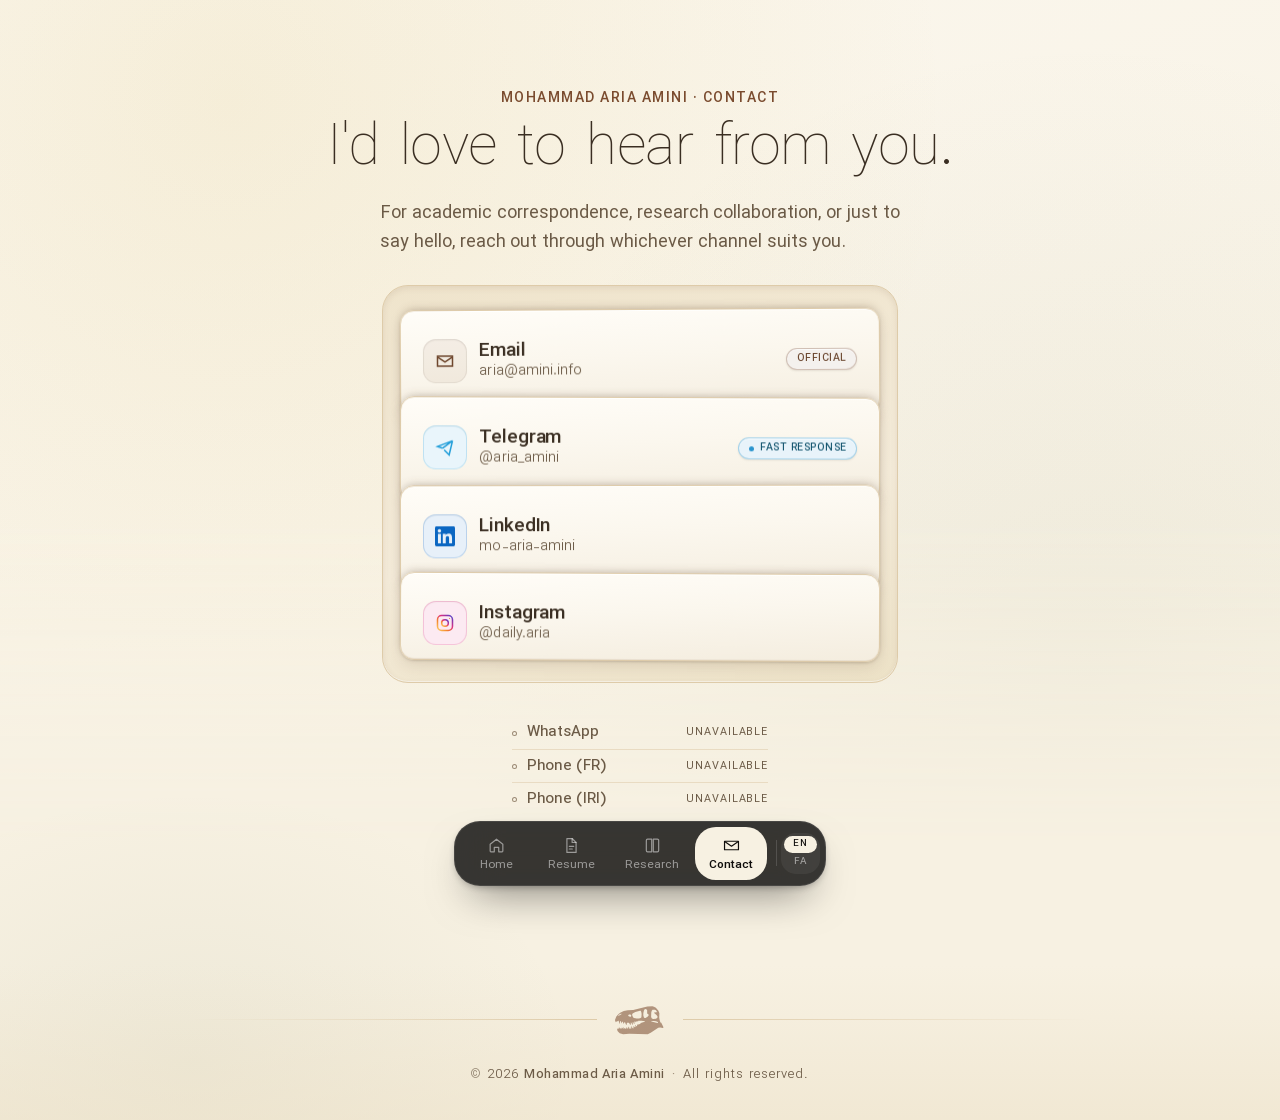
<file: contact/index.html>
<!DOCTYPE html>
<html lang="en" dir="ltr">
<head>
<meta charset="UTF-8">
<meta name="viewport" content="width=device-width, initial-scale=1.0">
<title>Contact - Mohammad Aria Amini</title>
<meta name="description" content="Get in touch with Mohammad Aria Amini — email, Telegram, Instagram, LinkedIn.">
<!-- seo:start — generated by scripts/build_seo.py from scripts/seo_data.py; do not edit by hand -->
<meta name="robots" content="index, follow, max-image-preview:large, max-snippet:-1, max-video-preview:-1">
<meta name="author" content="Mohammad Aria Amini">
<link rel="canonical" href="https://amini.info/contact/">
<link rel="alternate" hreflang="en" href="https://amini.info/contact/">
<link rel="alternate" hreflang="fa" href="https://amini.info/fa/contact/">
<link rel="alternate" hreflang="x-default" href="https://amini.info/contact/">
<meta property="og:type" content="website">
<meta property="og:site_name" content="Mohammad Aria Amini">
<meta property="og:locale" content="en_US">
<meta property="og:locale:alternate" content="fa_IR">
<meta property="og:url" content="https://amini.info/contact/">
<meta property="og:title" content="Contact - Mohammad Aria Amini">
<meta property="og:description" content="Get in touch with Mohammad Aria Amini — email, Telegram, Instagram, LinkedIn.">
<meta property="og:image" content="https://amini.info/assets/img/og-image.jpg">
<meta property="og:image:width" content="1200">
<meta property="og:image:height" content="630">
<meta property="og:image:alt" content="Mohammad Aria Amini">
<meta name="twitter:card" content="summary_large_image">
<meta name="twitter:title" content="Contact - Mohammad Aria Amini">
<meta name="twitter:description" content="Get in touch with Mohammad Aria Amini — email, Telegram, Instagram, LinkedIn.">
<meta name="twitter:image" content="https://amini.info/assets/img/og-image.jpg">
<meta name="twitter:image:alt" content="Mohammad Aria Amini">
<script type="application/ld+json">
{
  "@context": "https://schema.org",
  "@graph": [
    {
      "@type": "Person",
      "@id": "https://amini.info/#person",
      "name": "Mohammad Aria Amini",
      "alternateName": [
        "Aria Amini",
        "M. A. Amini",
        "محمدآریا امینی",
        "محمد آریا امینی",
        "آریا امینی"
      ],
      "givenName": "Mohammad Aria",
      "familyName": "Amini",
      "disambiguatingDescription": "Geologist, Earth sciences researcher and scientific editor based in Tehran, Iran",
      "description": "I am Mohammad Aria Amini, an M.Sc. student in Petroleum Geology and a researcher, writer, and scientific editor in the field of Earth sciences. I am interested in research, scientific writing and editing, and continuously developing my knowledge and professional skills in Earth sciences.",
      "url": "https://amini.info/",
      "mainEntityOfPage": "https://amini.info/",
      "image": {
        "@type": "ImageObject",
        "url": "https://amini.info/assets/img/portrait.jpg",
        "width": 640,
        "height": 800,
        "caption": "Mohammad Aria Amini"
      },
      "email": "aria@amini.info",
      "jobTitle": [
        "Chief Executive Officer (CEO) and Chairman of the Board",
        "Director",
        "Geology Specialist"
      ],
      "worksFor": [
        {
          "@type": "Organization",
          "name": "Varjavand Intelligent Creative Software & Hardware Services Co.",
          "url": "https://varjavand.org/"
        },
        {
          "@type": "Organization",
          "name": "Arian Zamin Publishing House"
        },
        {
          "@type": "Organization",
          "name": "Pars Geological Research Center (Arian Zamin)"
        }
      ],
      "alumniOf": [
        {
          "@type": "EducationalOrganization",
          "name": "Golestan University"
        },
        {
          "@type": "EducationalOrganization",
          "name": "Shahid Beheshti Exceptional Talents High School (NODET)"
        }
      ],
      "memberOf": [
        {
          "@type": "Organization",
          "name": "Geological Society of Iran"
        },
        {
          "@type": "Organization",
          "name": "Geological Society of America",
          "url": "https://www.geosociety.org/"
        },
        {
          "@type": "Organization",
          "name": "American Association of Petroleum Geologists",
          "url": "https://www.aapg.org/"
        }
      ],
      "award": [
        "Top Young Earth Sciences Researcher (Geological Society of Iran, 2024)"
      ],
      "knowsAbout": [
        "Geology",
        "Petroleum Geology",
        "Geochemistry",
        "Economic Geology",
        "Petrography",
        "Earth Sciences",
        "Scientific Editing",
        "High-Performance Computing"
      ],
      "knowsLanguage": [
        {
          "@type": "Language",
          "name": "Persian"
        },
        {
          "@type": "Language",
          "name": "English"
        },
        {
          "@type": "Language",
          "name": "French"
        }
      ],
      "nationality": {
        "@type": "Country",
        "name": "Iran"
      },
      "address": {
        "@type": "PostalAddress",
        "addressLocality": "Tehran",
        "addressCountry": "IR"
      },
      "sameAs": [
        "https://www.linkedin.com/in/mo-aria-amini",
        "https://civilica.com/p/511149/",
        "https://github.com/amini-aria",
        "https://instagram.com/daily.aria",
        "https://t.me/aria_amini"
      ]
    },
    {
      "@type": "WebSite",
      "@id": "https://amini.info/#website",
      "url": "https://amini.info/",
      "name": "Mohammad Aria Amini",
      "alternateName": [
        "Aria Amini",
        "M. A. Amini",
        "محمدآریا امینی"
      ],
      "inLanguage": [
        "en",
        "fa"
      ],
      "publisher": {
        "@id": "https://amini.info/#person"
      },
      "author": {
        "@id": "https://amini.info/#person"
      },
      "copyrightHolder": {
        "@id": "https://amini.info/#person"
      }
    },
    {
      "@type": "WebPage",
      "@id": "https://amini.info/contact/#webpage",
      "url": "https://amini.info/contact/",
      "name": "Contact - Mohammad Aria Amini",
      "description": "Get in touch with Mohammad Aria Amini — email, Telegram, Instagram, LinkedIn.",
      "inLanguage": "en",
      "isPartOf": {
        "@id": "https://amini.info/#website"
      },
      "primaryImageOfPage": {
        "@type": "ImageObject",
        "url": "https://amini.info/assets/img/og-image.jpg",
        "width": 1200,
        "height": 630
      },
      "dateModified": "2026-11-04",
      "about": {
        "@id": "https://amini.info/#person"
      },
      "breadcrumb": {
        "@id": "https://amini.info/contact/#breadcrumb"
      }
    },
    {
      "@type": "BreadcrumbList",
      "@id": "https://amini.info/contact/#breadcrumb",
      "itemListElement": [
        {
          "@type": "ListItem",
          "position": 1,
          "name": "Home",
          "item": "https://amini.info/"
        },
        {
          "@type": "ListItem",
          "position": 2,
          "name": "Contact",
          "item": "https://amini.info/contact/"
        }
      ]
    },
    {
      "@type": "ItemList",
      "@id": "https://amini.info/#nav",
      "name": "Site navigation",
      "itemListElement": [
        {
          "@type": "ListItem",
          "position": 1,
          "item": {
            "@type": "SiteNavigationElement",
            "name": "Home",
            "url": "https://amini.info/"
          }
        },
        {
          "@type": "ListItem",
          "position": 2,
          "item": {
            "@type": "SiteNavigationElement",
            "name": "Resume",
            "url": "https://amini.info/resume/"
          }
        },
        {
          "@type": "ListItem",
          "position": 3,
          "item": {
            "@type": "SiteNavigationElement",
            "name": "Research & Publications",
            "url": "https://amini.info/publications/"
          }
        },
        {
          "@type": "ListItem",
          "position": 4,
          "item": {
            "@type": "SiteNavigationElement",
            "name": "Contact",
            "url": "https://amini.info/contact/"
          }
        }
      ]
    }
  ]
}
</script>
<!-- seo:end -->
<link rel="icon" href="/assets/img/favicon.svg?v=94bd1a3eb9">
<link rel="preload" href="/assets/fonts/IRANSansXVF.woff2" as="font" type="font/woff2" crossorigin>
<link rel="stylesheet" href="/assets/css/fonts.css?v=94bd1a3eb9">
<link rel="stylesheet" href="/assets/css/style.css?v=94bd1a3eb9">
</head>
<body>



<main class="contact-page">
  <div class="contact-hero">
    <p class="contact-hero__eyebrow">Mohammad Aria Amini · Contact</p>
    <h1 class="contact-hero__title">I'd love to hear from you.</h1>
    <p class="contact-hero__text justify">
      For academic correspondence, research collaboration, or just to say
      hello, reach out through whichever channel suits you.
    </p>
  </div>

  <div class="contact-stack" id="contact-stack">
    <a class="contact-card" href="mailto:aria@amini.info" style="--rot:-0.34deg; --z:1; --accent:var(--umber); --accent-soft:var(--umber-soft);">
      <span class="contact-card__icon" aria-hidden="true"><svg width="20" height="20" viewBox="0 0 24 24" fill="none" stroke="currentColor" stroke-width="1.8"><path d="M3 6h18v12H3z"/><path d="M3 7l9 6 9-6"/></svg></span>
      <span class="contact-card__label">Email</span>
      <span class="contact-card__badge contact-card__badge--formal">Official</span>
      <span class="contact-card__sub">aria@amini.info</span>
    </a>
    <a class="contact-card contact-card--brand" href="https://t.me/aria_amini" target="_blank" rel="noopener" style="--rot:0.18deg; --z:2; --accent:var(--olive); --accent-soft:var(--olive-soft); --brand:#229ED9;">
      <span class="contact-card__icon" aria-hidden="true"><svg width="20" height="20" viewBox="0 0 24 24" fill="none" stroke="currentColor" stroke-width="1.8"><path d="M21 4L3 11l6 2m12-9l-4 17-6-6m10-11L9 13"/></svg></span>
      <span class="contact-card__label">Telegram</span>
      <span class="contact-card__badge contact-card__badge--live">Fast response</span>
      <span class="contact-card__sub">@aria_amini</span>
    </a>
    <a class="contact-card contact-card--brand" href="https://www.linkedin.com/in/mo-aria-amini" target="_blank" rel="noopener" style="--rot:-0.1deg; --z:3; --accent:var(--clay); --accent-soft:var(--clay-soft); --brand:#0A66C2;">
      <span class="contact-card__icon" aria-hidden="true"><svg width="20" height="20" viewBox="0 0 24 24" fill="currentColor"><path d="M20.447 20.452h-3.554v-5.569c0-1.328-.027-3.037-1.852-3.037-1.853 0-2.136 1.445-2.136 2.939v5.667H9.351V9h3.414v1.561h.046c.477-.9 1.637-1.85 3.37-1.85 3.601 0 4.267 2.37 4.267 5.455v6.286zM5.337 7.433c-1.144 0-2.063-.926-2.063-2.065 0-1.138.92-2.063 2.063-2.063 1.14 0 2.064.925 2.064 2.063 0 1.139-.925 2.065-2.064 2.065zm1.782 13.019H3.555V9h3.564v11.452zM22.225 0H1.771C.792 0 0 .774 0 1.729v20.542C0 23.227.792 24 1.771 24h20.451C23.2 24 24 23.227 24 22.271V1.729C24 .774 23.2 0 22.222 0h.003z"/></svg></span>
      <span class="contact-card__label">LinkedIn</span>
      <span class="contact-card__sub">mo-aria-amini</span>
    </a>
    <a class="contact-card contact-card--brand" href="https://instagram.com/daily.aria" target="_blank" rel="noopener" style="--rot:0.3deg; --z:4; --accent:var(--sand-gold); --accent-soft:var(--gold-soft); --brand:#DD2A7B;">
      <span class="contact-card__icon" aria-hidden="true"><svg width="20" height="20" viewBox="0 0 24 24" fill="none" stroke="url(#ig-grad)" stroke-width="1.8"><defs><linearGradient id="ig-grad" x1="0" y1="1" x2="1" y2="0"><stop offset="0" stop-color="#FDCB5C"/><stop offset="0.32" stop-color="#F58529"/><stop offset="0.6" stop-color="#DD2A7B"/><stop offset="0.84" stop-color="#8134AF"/><stop offset="1" stop-color="#515BD4"/></linearGradient></defs><rect x="3" y="3" width="18" height="18" rx="5"/><circle cx="12" cy="12" r="4"/><circle cx="17.5" cy="6.5" r="0.6" fill="url(#ig-grad)" stroke="none"/></svg></span>
      <span class="contact-card__label">Instagram</span>
      <span class="contact-card__sub">@daily.aria</span>
    </a>
  </div>

  <ul class="contact-more" role="list">
    <li class="contact-chip"><span class="contact-chip__name">WhatsApp</span><span class="contact-chip__state">unavailable</span></li>
    <li class="contact-chip"><span class="contact-chip__name">Phone (FR)</span><span class="contact-chip__state">unavailable</span></li>
    <li class="contact-chip"><span class="contact-chip__name">Phone (IRI)</span><span class="contact-chip__state">unavailable</span></li>
  </ul>
</main>

<nav class="dock" aria-label="Site menu">
  <a class="dock__item" href="/">
    <svg class="dock__icon" viewBox="0 0 24 24" fill="none" stroke="currentColor" stroke-width="1.5" stroke-linecap="round" stroke-linejoin="round" aria-hidden="true"><path d="M4 10.4 12 4l8 6.4V19a1 1 0 0 1-1 1h-4.2v-5.6H9.2V20H5a1 1 0 0 1-1-1Z"/></svg>
    <span class="dock__label">Home</span>
  </a>
  <a class="dock__item" href="/resume/">
    <svg class="dock__icon" viewBox="0 0 24 24" fill="none" stroke="currentColor" stroke-width="1.5" stroke-linecap="round" stroke-linejoin="round" aria-hidden="true"><path d="M6.2 3.2h6.6l5 5v12.6H6.2Z"/><path d="M12.8 3.2v5h5"/><path d="M9.2 13h5.6M9.2 16.4h3.8"/></svg>
    <span class="dock__label">Resume</span>
  </a>
  <a class="dock__item" href="/publications/">
    <svg class="dock__icon" viewBox="0 0 24 24" fill="none" stroke="currentColor" stroke-width="1.5" stroke-linecap="round" stroke-linejoin="round" aria-hidden="true"><path d="M4.2 5.6A1.6 1.6 0 0 1 5.8 4H11v16H5.8a1.6 1.6 0 0 1-1.6-1.6Z"/><path d="M19.8 5.6A1.6 1.6 0 0 0 18.2 4H13v16h5.2a1.6 1.6 0 0 0 1.6-1.6Z"/></svg>
    <span class="dock__label">Research</span>
  </a>
  <a class="dock__item is-active" href="/contact/" aria-current="page">
    <svg class="dock__icon" viewBox="0 0 24 24" fill="none" stroke="currentColor" stroke-width="1.5" stroke-linecap="round" stroke-linejoin="round" aria-hidden="true"><path d="M3.2 6.6h17.6v10.8H3.2Z"/><path d="m3.4 7 8.6 5.8L20.6 7"/></svg>
    <span class="dock__label">Contact</span>
  </a>
  <span class="dock__sep" aria-hidden="true"></span>
  <div class="dock-lang" data-lang="en">
    <a href="/contact/" hreflang="en" lang="en" class="is-active" aria-current="page">EN</a>
    <a href="/fa/contact/" hreflang="fa" lang="en">FA</a>
  </div>
</nav>

<footer class="footer">
  <div class="footer__ornament" aria-hidden="true">
    <span class="footer__rule"></span>
    <svg class="footer__mark" viewBox="0 0 340 340" xmlns="http://www.w3.org/2000/svg" aria-hidden="true"><path d="M317,214 L304,187 L299,185 L295,175 L291,156 L292,127 L286,111 L270,93 L258,86 L248,83 L216,85 L127,107 L93,109 L68,114 L48,123 L35,132 L21,148 L13,168 L13,175 L15,177 L16,184 L24,180 L25,176 L30,179 L31,175 L35,174 L42,194 L44,194 L44,180 L48,177 L50,179 L53,191 L55,191 L57,180 L62,183 L67,194 L69,194 L70,186 L74,184 L78,187 L79,193 L84,201 L86,201 L86,195 L89,188 L101,188 L106,197 L112,201 L112,186 L116,187 L121,198 L125,200 L124,184 L127,183 L131,192 L136,195 L134,181 L138,179 L141,184 L143,184 L144,177 L146,177 L150,183 L152,183 L152,176 L158,179 L159,175 L179,175 L201,178 L200,181 L179,188 L166,196 L160,195 L160,200 L158,202 L151,197 L152,206 L149,209 L147,209 L142,202 L140,202 L142,214 L137,216 L132,209 L129,209 L129,222 L127,224 L122,221 L118,209 L116,209 L114,226 L110,225 L108,218 L105,219 L104,225 L101,226 L98,212 L96,212 L91,225 L86,223 L85,216 L83,216 L80,225 L76,225 L75,220 L73,220 L70,225 L66,225 L66,215 L64,215 L56,225 L53,224 L53,219 L50,219 L48,224 L44,225 L42,218 L39,217 L38,225 L35,226 L33,219 L31,219 L29,226 L26,228 L26,233 L31,243 L42,253 L64,260 L102,256 L219,259 L240,248 L285,219 L296,217 L314,221 L317,219 Z M241,177 L258,176 L271,178 L282,183 L284,187 L282,189 L273,188 L242,180 Z M95,140 L101,136 L109,135 L114,138 L115,145 L112,149 L108,150 L99,146 Z M54,131 L53,134 L36,144 L32,143 L36,137 L50,130 Z M174,112 L178,119 L180,133 L179,152 L174,158 L164,161 L149,161 L132,158 L126,153 L121,140 L121,132 L126,127 L141,119 L170,111 Z M249,105 L263,105 L270,109 L276,116 L275,121 L259,122 L259,126 L274,139 L281,150 L280,155 L271,162 L253,163 L245,160 L242,156 L240,149 L241,123 L244,111 Z M202,101 L209,102 L213,105 L215,109 L215,129 L224,136 L224,141 L219,148 L205,158 L199,158 L195,154 L191,141 L191,128 L194,113 L197,106 Z" fill="currentColor" fill-rule="evenodd"/></svg>
    <span class="footer__rule"></span>
  </div>
  <div class="footer__inner">
    <span class="rights"><span class="rights__mark">©</span> 2026 <span class="rights__name"><a href="/">Mohammad Aria Amini</a></span> <span class="rights__sep">·</span> All rights reserved.</span>
  </div>
</footer>

<script src="/assets/js/app.js?v=94bd1a3eb9"></script>
</body>
</html>
</file>
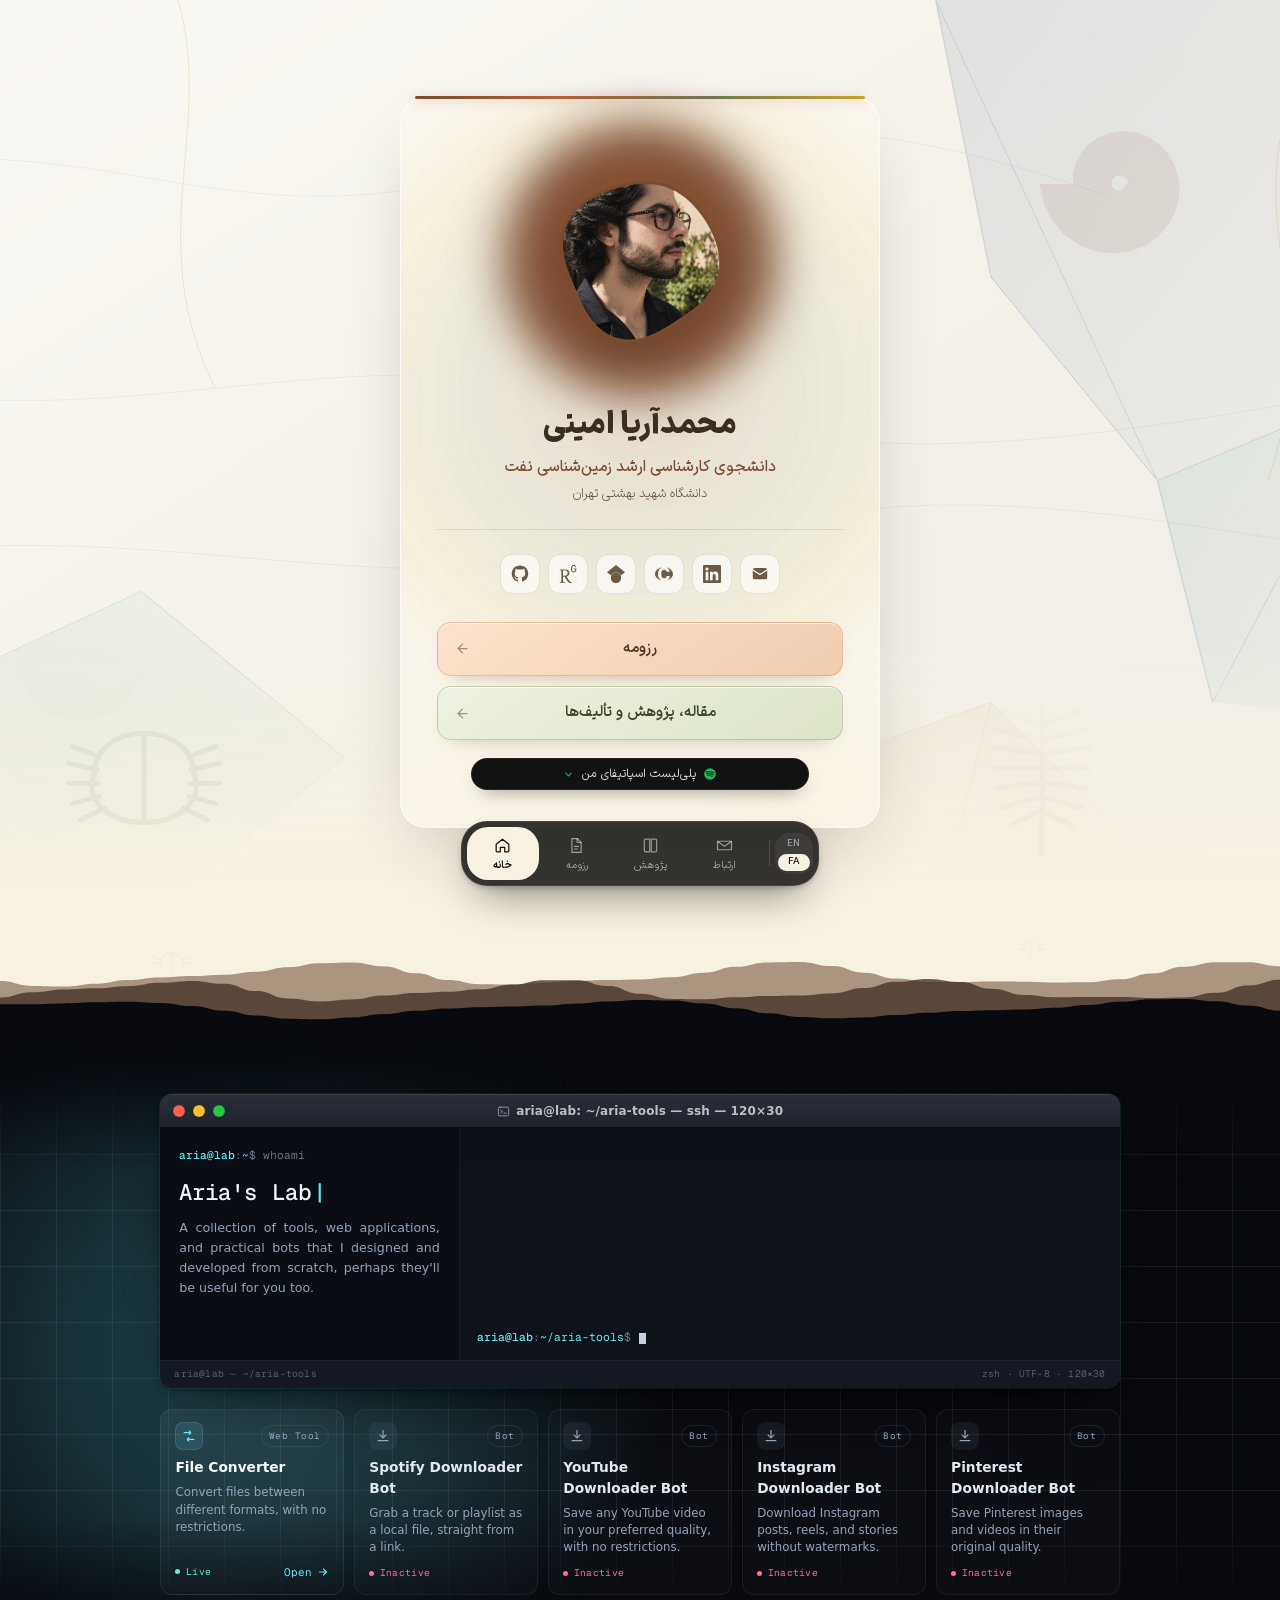
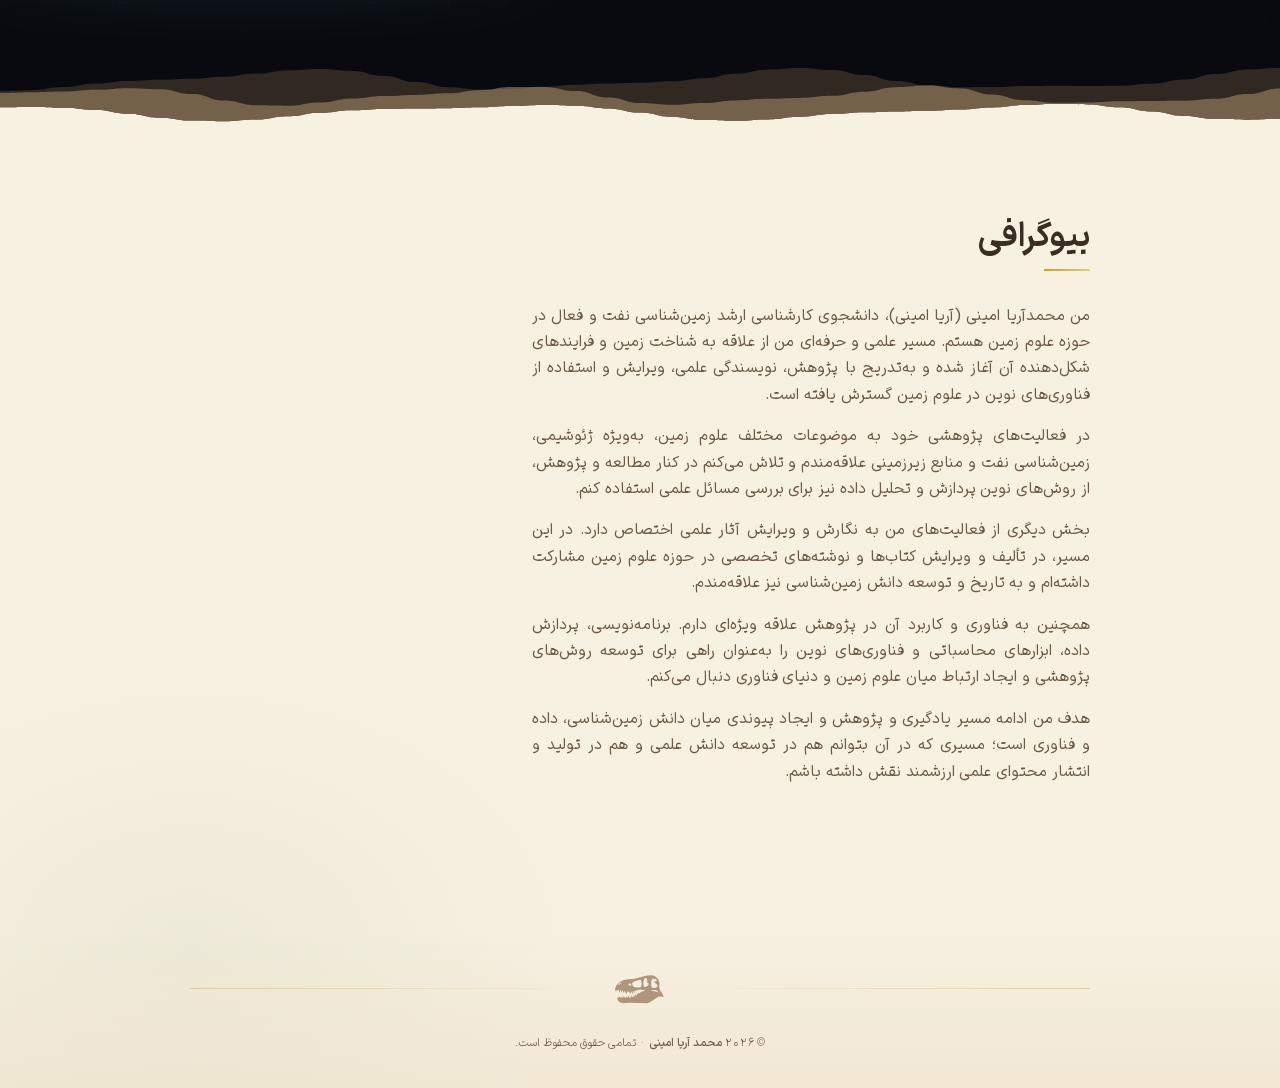
<file: fa/index.html>
<!DOCTYPE html>
<html lang="fa" dir="rtl">
<head>
<meta charset="UTF-8">
<meta name="viewport" content="width=device-width, initial-scale=1.0">
<title>محمدآریا امینی (آریا امینی) — زمین‌شناس و پژوهشگر علوم زمین</title>
<meta name="description" content="محمدآریا امینی (آریا امینی) — زمین‌شناس، پژوهشگر علوم زمین و ویراستار علمی در تهران. رزومه، مقالات، اختراع، کتاب‌ها و راه‌های ارتباطی.">
<!-- seo:start — generated by scripts/build_seo.py from scripts/seo_data.py; do not edit by hand -->
<meta name="robots" content="index, follow, max-image-preview:large, max-snippet:-1, max-video-preview:-1">
<meta name="author" content="محمدآریا امینی">
<link rel="canonical" href="https://amini.info/fa/">
<link rel="alternate" hreflang="en" href="https://amini.info/">
<link rel="alternate" hreflang="fa" href="https://amini.info/fa/">
<link rel="alternate" hreflang="x-default" href="https://amini.info/">
<meta property="og:type" content="profile">
<meta property="profile:first_name" content="محمدآریا">
<meta property="profile:last_name" content="امینی">
<meta property="og:site_name" content="محمدآریا امینی">
<meta property="og:locale" content="fa_IR">
<meta property="og:locale:alternate" content="en_US">
<meta property="og:url" content="https://amini.info/fa/">
<meta property="og:title" content="محمدآریا امینی (آریا امینی) — زمین‌شناس و پژوهشگر علوم زمین">
<meta property="og:description" content="محمدآریا امینی (آریا امینی) — زمین‌شناس، پژوهشگر علوم زمین و ویراستار علمی در تهران. رزومه، مقالات، اختراع، کتاب‌ها و راه‌های ارتباطی.">
<meta property="og:image" content="https://amini.info/assets/img/og-image.jpg">
<meta property="og:image:width" content="1200">
<meta property="og:image:height" content="630">
<meta property="og:image:alt" content="محمدآریا امینی">
<meta name="twitter:card" content="summary_large_image">
<meta name="twitter:title" content="محمدآریا امینی (آریا امینی) — زمین‌شناس و پژوهشگر علوم زمین">
<meta name="twitter:description" content="محمدآریا امینی (آریا امینی) — زمین‌شناس، پژوهشگر علوم زمین و ویراستار علمی در تهران. رزومه، مقالات، اختراع، کتاب‌ها و راه‌های ارتباطی.">
<meta name="twitter:image" content="https://amini.info/assets/img/og-image.jpg">
<meta name="twitter:image:alt" content="محمدآریا امینی">
<script type="application/ld+json">
{
  "@context": "https://schema.org",
  "@graph": [
    {
      "@type": "Person",
      "@id": "https://amini.info/#person",
      "name": "محمدآریا امینی",
      "alternateName": [
        "محمد آریا امینی",
        "آریا امینی",
        "Mohammad Aria Amini",
        "Aria Amini",
        "M. A. Amini"
      ],
      "givenName": "محمدآریا",
      "familyName": "امینی",
      "disambiguatingDescription": "زمین‌شناس، پژوهشگر علوم زمین و ویراستار علمی، تهران، ایران",
      "description": "من محمدآریا امینی، دانشجوی کارشناسی ارشد زمین‌شناسی نفت و پژوهشگر، نویسنده و ویراستار علمی در حوزه علوم زمین هستم. به فعالیت‌های پژوهشی، نگارش و ویرایش علمی و یادگیری در زمینه‌های مختلف علوم زمین علاقه‌مندم و در مسیر توسعه دانش و مهارت‌های حرفه‌ای خود فعالیت می‌کنم.",
      "url": "https://amini.info/",
      "mainEntityOfPage": "https://amini.info/fa/",
      "image": {
        "@type": "ImageObject",
        "url": "https://amini.info/assets/img/portrait.jpg",
        "width": 640,
        "height": 800,
        "caption": "محمدآریا امینی"
      },
      "email": "aria@amini.info",
      "jobTitle": [
        "مدیرعامل و رئیس هیئت مدیره",
        "مدیر انتشارات",
        "کارشناس زمین‌شناس"
      ],
      "worksFor": [
        {
          "@type": "Organization",
          "name": "شرکت خدمات نرم‌افزاری و سخت‌افزاری هوشمند افزار خلاق (وَرجاوَند)",
          "url": "https://varjavand.org/"
        },
        {
          "@type": "Organization",
          "name": "انتشارات آرین زمین"
        },
        {
          "@type": "Organization",
          "name": "موسسه پژوهشی زمین‌شناسی پارس آرین زمین"
        }
      ],
      "alumniOf": [
        {
          "@type": "EducationalOrganization",
          "name": "دانشگاه گلستان"
        },
        {
          "@type": "EducationalOrganization",
          "name": "دبیرستان استعداد درخشان شهید بهشتی (سَمپاد)"
        }
      ],
      "memberOf": [
        {
          "@type": "Organization",
          "name": "انجمن زمین‌شناسی ایران"
        },
        {
          "@type": "Organization",
          "name": "انجمن زمین‌شناسی آمریکا (GSA)",
          "url": "https://www.geosociety.org/"
        },
        {
          "@type": "Organization",
          "name": "انجمن زمین‌شناسان نفت آمریکا (AAPG)",
          "url": "https://www.aapg.org/"
        }
      ],
      "award": [
        "برترین پژوهشگر جوان علوم زمین (انجمن زمین‌شناسی ایران، ۱۴۰۳)"
      ],
      "knowsAbout": [
        "زمین‌شناسی",
        "زمین‌شناسی نفت",
        "ژئوشیمی",
        "زمین‌شناسی اقتصادی",
        "پتروگرافی",
        "علوم زمین",
        "ویراستاری علمی",
        "محاسبات با کارایی بالا (HPC)"
      ],
      "knowsLanguage": [
        {
          "@type": "Language",
          "name": "فارسی"
        },
        {
          "@type": "Language",
          "name": "انگلیسی"
        },
        {
          "@type": "Language",
          "name": "فرانسوی"
        }
      ],
      "nationality": {
        "@type": "Country",
        "name": "ایران"
      },
      "address": {
        "@type": "PostalAddress",
        "addressLocality": "تهران",
        "addressCountry": "IR"
      },
      "sameAs": [
        "https://www.linkedin.com/in/mo-aria-amini",
        "https://civilica.com/p/511149/",
        "https://github.com/amini-aria",
        "https://instagram.com/daily.aria",
        "https://t.me/aria_amini"
      ]
    },
    {
      "@type": "WebSite",
      "@id": "https://amini.info/#website",
      "url": "https://amini.info/",
      "name": "محمدآریا امینی",
      "alternateName": [
        "محمد آریا امینی",
        "آریا امینی",
        "Mohammad Aria Amini"
      ],
      "inLanguage": [
        "en",
        "fa"
      ],
      "publisher": {
        "@id": "https://amini.info/#person"
      },
      "author": {
        "@id": "https://amini.info/#person"
      },
      "copyrightHolder": {
        "@id": "https://amini.info/#person"
      }
    },
    {
      "@type": "ProfilePage",
      "@id": "https://amini.info/fa/#webpage",
      "url": "https://amini.info/fa/",
      "name": "محمدآریا امینی (آریا امینی) — زمین‌شناس و پژوهشگر علوم زمین",
      "description": "محمدآریا امینی (آریا امینی) — زمین‌شناس، پژوهشگر علوم زمین و ویراستار علمی در تهران. رزومه، مقالات، اختراع، کتاب‌ها و راه‌های ارتباطی.",
      "inLanguage": "fa",
      "isPartOf": {
        "@id": "https://amini.info/#website"
      },
      "primaryImageOfPage": {
        "@type": "ImageObject",
        "url": "https://amini.info/assets/img/og-image.jpg",
        "width": 1200,
        "height": 630
      },
      "dateModified": "2026-11-04",
      "mainEntity": {
        "@id": "https://amini.info/#person"
      }
    },
    {
      "@type": "ItemList",
      "@id": "https://amini.info/fa/#nav",
      "name": "ناوبری سایت",
      "itemListElement": [
        {
          "@type": "ListItem",
          "position": 1,
          "item": {
            "@type": "SiteNavigationElement",
            "name": "خانه",
            "url": "https://amini.info/fa/"
          }
        },
        {
          "@type": "ListItem",
          "position": 2,
          "item": {
            "@type": "SiteNavigationElement",
            "name": "رزومه من",
            "url": "https://amini.info/fa/resume/"
          }
        },
        {
          "@type": "ListItem",
          "position": 3,
          "item": {
            "@type": "SiteNavigationElement",
            "name": "پژوهش‌ها و مقالات",
            "url": "https://amini.info/fa/publications/"
          }
        },
        {
          "@type": "ListItem",
          "position": 4,
          "item": {
            "@type": "SiteNavigationElement",
            "name": "ارتباط با من",
            "url": "https://amini.info/fa/contact/"
          }
        }
      ]
    }
  ]
}
</script>
<!-- seo:end -->
<link rel="icon" href="/assets/img/favicon.svg?v=94bd1a3eb9">
<link rel="preload" href="/assets/fonts/IRANSansXVF.woff2" as="font" type="font/woff2" crossorigin>
<link rel="stylesheet" href="/assets/css/fonts.css?v=94bd1a3eb9">
<link rel="stylesheet" href="/assets/css/style.css?v=94bd1a3eb9">
</head>
<body class="lang-fa">
<div class="fossil-field" aria-hidden="true">
  <svg class="f1" viewBox="0 0 48 32" fill="none" stroke="currentColor" stroke-width="1.5" stroke-linecap="round" stroke-linejoin="round"><path d="M9 15 C9 7 16 2.5 24 2.5 C32 2.5 39 7 39 15"/><path d="M24 2.5 L24 28.5"/><path d="M10.5 9.5 L2.5 6.5 M10 13.5 L1.5 11.5 M10 17.5 L1.5 17.5 M10.5 21.5 L2.5 23.5 M12 25 L5 28.5"/><path d="M37.5 9.5 L45.5 6.5 M38 13.5 L46.5 11.5 M38 17.5 L46.5 17.5 M37.5 21.5 L45.5 23.5 M36 25 L43 28.5"/><path d="M9 15 C7 19.5 9 25 16.5 28 C20.5 29.6 27.5 29.6 31.5 28 C39 25 41 19.5 39 15"/></svg>
  <svg class="f2" viewBox="0 0 100 100" fill="currentColor"><path d="M55.4,50.0L55.4,51.3L55.0,52.7L54.3,53.9L53.3,54.9L52.1,55.7L50.6,56.1L49.1,56.2L47.6,56.0L46.1,55.3L44.9,54.3L43.8,53.0L43.2,51.5L42.9,49.8L43.0,48.0L43.5,46.3L44.5,44.7L45.9,43.4L47.5,42.4L49.4,41.9L51.4,41.8L53.4,42.3L55.3,43.2L57.0,44.6L58.2,46.3L59.1,48.4L59.4,50.7L59.1,53.0L58.3,55.2L57.0,57.2L55.1,58.8L52.9,60.0L50.4,60.7L47.7,60.6L45.1,60.0L42.7,58.7L40.6,56.8L39.0,54.4L38.0,51.7L37.7,48.7L38.2,45.7L39.3,42.8L41.2,40.2L43.7,38.1L46.7,36.7L50.0,36.0L53.5,36.1L56.9,37.1L60.0,38.9L62.6,41.5L64.6,44.7L65.8,48.3L66.1,52.3L65.4,56.2L63.7,59.9L61.1,63.2L57.7,65.9L53.7,67.6L49.4,68.4L44.8,68.1L40.4,66.6L36.4,64.1L33.0,60.6L30.6,56.3L29.2,51.5L29.0,46.3L30.1,41.1L32.5,36.3L36.0,32.1L40.6,28.8L45.9,26.7L51.7,25.9L57.6,26.5L63.4,28.6L68.5,32.1L72.8,36.8L75.8,42.6L77.4,49.0L77.4,55.8L75.7,62.5L72.4,68.8L67.5,74.1L61.4,78.3L54.3,80.8L46.7,81.6L38.9,80.5L31.5,77.5L24.8,72.7L19.5,66.2L15.7,58.5L13.9,50.0L33.0,50.0L33.9,54.0L35.6,57.6L38.2,60.7L41.3,62.9L44.8,64.4L48.4,64.9L52.0,64.5L55.4,63.3L58.3,61.4L60.5,58.8L62.1,55.9L62.9,52.7L62.9,49.5L62.2,46.5L60.7,43.8L58.7,41.6L56.3,39.9L53.6,38.9L50.8,38.6L48.1,39.0L45.6,40.0L43.4,41.6L41.8,43.6L40.6,45.8L40.1,48.3L40.2,50.7L40.9,53.0L42.0,55.0L43.6,56.6L45.5,57.8L47.6,58.5L49.7,58.7L51.8,58.3L53.6,57.5L55.2,56.2L56.4,54.7L57.2,52.9L57.6,51.1L57.4,49.2L56.9,47.5L55.9,46.0L54.7,44.8L53.2,43.9L51.6,43.5L50.0,43.4L48.4,43.7L47.0,44.4L45.9,45.4L45.0,46.6L44.4,48.0L44.2,49.4L44.4,50.8L44.8,52.1L45.6,53.2L46.6,54.1L47.7,54.7L48.9,55.0L50.2,55.0L51.4,54.7L52.4,54.2L53.3,53.4L53.9,52.4L54.3,51.4L54.4,50.3L54.3,49.2L53.9,48.3L53.3,47.4L52.5,46.8L51.6,46.4L50.7,46.2L49.7,46.2L48.8,46.4L48.1,46.9L47.4,47.5L47.0,48.2L46.7,49.1L46.6,49.9L46.8,50.7L47.1,51.4L47.6,52.0L48.2,52.5L48.9,52.8L49.6,52.9L50.3,52.9L51.0,52.7L51.6,52.3L52.0,51.8L52.4,51.3L52.5,50.6L52.6,50.0Z"/></svg>
  <svg class="f3" viewBox="0 0 48 48" fill="none" stroke="currentColor" stroke-width="1.5" stroke-linecap="round" stroke-linejoin="round"><path d="M24 45 C24 45 23 18 24 3"/><path d="M24 9 L14 5 M24 13 L11.5 10 M24 17 L10.5 15 M24 21 L10.5 21 M24 25 L11.5 26.5 M24 29 L13 32 M24 33 L15.5 37"/><path d="M24 9 L34 5 M24 13 L36.5 10 M24 17 L37.5 15 M24 21 L37.5 21 M24 25 L36.5 26.5 M24 29 L35 32 M24 33 L32.5 37"/></svg>
  <svg class="f4" viewBox="0 0 48 32" fill="none" stroke="currentColor" stroke-width="1.5" stroke-linecap="round" stroke-linejoin="round"><path d="M9 15 C9 7 16 2.5 24 2.5 C32 2.5 39 7 39 15"/><path d="M24 2.5 L24 28.5"/><path d="M9 15 C7 19.5 9 25 16.5 28 C20.5 29.6 27.5 29.6 31.5 28 C39 25 41 19.5 39 15"/></svg>
</div>



<section class="hero">
  <img src="/assets/img/hero-lattice.svg?v=94bd1a3eb9" alt="" class="hero__bg" aria-hidden="true">
  <div class="hero__fossils" aria-hidden="true">
    <svg class="hf1" viewBox="0 0 100 100" fill="currentColor"><path d="M55.4,50.0L55.4,51.3L55.0,52.7L54.3,53.9L53.3,54.9L52.1,55.7L50.6,56.1L49.1,56.2L47.6,56.0L46.1,55.3L44.9,54.3L43.8,53.0L43.2,51.5L42.9,49.8L43.0,48.0L43.5,46.3L44.5,44.7L45.9,43.4L47.5,42.4L49.4,41.9L51.4,41.8L53.4,42.3L55.3,43.2L57.0,44.6L58.2,46.3L59.1,48.4L59.4,50.7L59.1,53.0L58.3,55.2L57.0,57.2L55.1,58.8L52.9,60.0L50.4,60.7L47.7,60.6L45.1,60.0L42.7,58.7L40.6,56.8L39.0,54.4L38.0,51.7L37.7,48.7L38.2,45.7L39.3,42.8L41.2,40.2L43.7,38.1L46.7,36.7L50.0,36.0L53.5,36.1L56.9,37.1L60.0,38.9L62.6,41.5L64.6,44.7L65.8,48.3L66.1,52.3L65.4,56.2L63.7,59.9L61.1,63.2L57.7,65.9L53.7,67.6L49.4,68.4L44.8,68.1L40.4,66.6L36.4,64.1L33.0,60.6L30.6,56.3L29.2,51.5L29.0,46.3L30.1,41.1L32.5,36.3L36.0,32.1L40.6,28.8L45.9,26.7L51.7,25.9L57.6,26.5L63.4,28.6L68.5,32.1L72.8,36.8L75.8,42.6L77.4,49.0L77.4,55.8L75.7,62.5L72.4,68.8L67.5,74.1L61.4,78.3L54.3,80.8L46.7,81.6L38.9,80.5L31.5,77.5L24.8,72.7L19.5,66.2L15.7,58.5L13.9,50.0L33.0,50.0L33.9,54.0L35.6,57.6L38.2,60.7L41.3,62.9L44.8,64.4L48.4,64.9L52.0,64.5L55.4,63.3L58.3,61.4L60.5,58.8L62.1,55.9L62.9,52.7L62.9,49.5L62.2,46.5L60.7,43.8L58.7,41.6L56.3,39.9L53.6,38.9L50.8,38.6L48.1,39.0L45.6,40.0L43.4,41.6L41.8,43.6L40.6,45.8L40.1,48.3L40.2,50.7L40.9,53.0L42.0,55.0L43.6,56.6L45.5,57.8L47.6,58.5L49.7,58.7L51.8,58.3L53.6,57.5L55.2,56.2L56.4,54.7L57.2,52.9L57.6,51.1L57.4,49.2L56.9,47.5L55.9,46.0L54.7,44.8L53.2,43.9L51.6,43.5L50.0,43.4L48.4,43.7L47.0,44.4L45.9,45.4L45.0,46.6L44.4,48.0L44.2,49.4L44.4,50.8L44.8,52.1L45.6,53.2L46.6,54.1L47.7,54.7L48.9,55.0L50.2,55.0L51.4,54.7L52.4,54.2L53.3,53.4L53.9,52.4L54.3,51.4L54.4,50.3L54.3,49.2L53.9,48.3L53.3,47.4L52.5,46.8L51.6,46.4L50.7,46.2L49.7,46.2L48.8,46.4L48.1,46.9L47.4,47.5L47.0,48.2L46.7,49.1L46.6,49.9L46.8,50.7L47.1,51.4L47.6,52.0L48.2,52.5L48.9,52.8L49.6,52.9L50.3,52.9L51.0,52.7L51.6,52.3L52.0,51.8L52.4,51.3L52.5,50.6L52.6,50.0Z"/></svg>
    <svg class="hf2" viewBox="0 0 48 32" fill="none" stroke="currentColor" stroke-width="1.5" stroke-linecap="round" stroke-linejoin="round"><path d="M9 15 C9 7 16 2.5 24 2.5 C32 2.5 39 7 39 15"/><path d="M24 2.5 L24 28.5"/><path d="M10.5 9.5 L2.5 6.5 M10 13.5 L1.5 11.5 M10 17.5 L1.5 17.5 M10.5 21.5 L2.5 23.5 M12 25 L5 28.5"/><path d="M37.5 9.5 L45.5 6.5 M38 13.5 L46.5 11.5 M38 17.5 L46.5 17.5 M37.5 21.5 L45.5 23.5 M36 25 L43 28.5"/><path d="M9 15 C7 19.5 9 25 16.5 28 C20.5 29.6 27.5 29.6 31.5 28 C39 25 41 19.5 39 15"/></svg>
  </div>

  <div class="hero__card">
    <div class="hero__card-accent" aria-hidden="true"></div>
    <div class="hero__portrait-wrap">
      <div class="hero__portrait-halo" aria-hidden="true"></div>
      <svg class="hero__portrait-svg" viewBox="0 0 100 100" role="img" aria-label="Portrait of Mohammad Aria Amini"><defs><clipPath id="portrait-clip" clipPathUnits="userSpaceOnUse"><path id="portrait-clip-path" d=""/></clipPath></defs><g clip-path="url(#portrait-clip)"><rect class="hero__portrait-bg" x="0" y="0" width="100" height="100"/><image class="hero__portrait-photo-img" href="/assets/img/portrait.jpg?v=94bd1a3eb9" x="6" y="6" width="88" height="88" preserveAspectRatio="xMidYMid slice"/></g><path class="hero__skull-fill" id="portrait-skull-path" d="M6.00,62.30 L9.76,54.49 L11.21,53.91 L12.37,51.01 L13.53,45.51 L13.24,37.12 L14.97,32.49 L19.61,27.28 L23.08,25.25 L25.97,24.38 L35.24,24.96 L61.00,31.33 L70.84,31.91 L78.08,33.36 L83.87,35.96 L87.63,38.57 L91.68,43.20 L94.00,48.99 L94.00,51.01 L93.42,51.59 L93.13,53.62 L90.82,52.46 L90.53,51.30 L89.08,52.17 L88.79,51.01 L87.63,50.72 L85.61,56.51 L85.03,56.51 L85.03,52.46 L83.87,51.59 L83.29,52.17 L82.42,55.64 L81.84,55.64 L81.26,52.46 L79.82,53.33 L78.37,56.51 L77.79,56.51 L77.50,54.20 L76.34,53.62 L75.18,54.49 L74.89,56.22 L73.45,58.54 L72.87,58.54 L72.87,56.80 L72.00,54.78 L68.53,54.78 L67.08,57.38 L65.34,58.54 L65.34,54.20 L64.18,54.49 L62.74,57.67 L61.58,58.25 L61.87,53.62 L61.00,53.33 L59.84,55.93 L58.39,56.80 L58.97,52.75 L57.82,52.17 L56.95,53.62 L56.37,53.62 L56.08,51.59 L55.50,51.59 L54.34,53.33 L53.76,53.33 L53.76,51.30 L52.03,52.17 L51.74,51.01 L45.95,51.01 L39.58,51.88 L39.87,52.75 L45.95,54.78 L49.71,57.09 L51.45,56.80 L51.45,58.25 L52.03,58.83 L54.05,57.38 L53.76,59.99 L54.63,60.86 L55.21,60.86 L56.66,58.83 L57.24,58.83 L56.66,62.30 L58.11,62.88 L59.55,60.86 L60.42,60.86 L60.42,64.62 L61.00,65.20 L62.45,64.33 L63.61,60.86 L64.18,60.86 L64.76,65.78 L65.92,65.49 L66.50,63.46 L67.37,63.75 L67.66,65.49 L68.53,65.78 L69.39,61.72 L69.97,61.72 L71.42,65.49 L72.87,64.91 L73.16,62.88 L73.74,62.88 L74.61,65.49 L75.76,65.49 L76.05,64.04 L76.63,64.04 L77.50,65.49 L78.66,65.49 L78.66,62.59 L79.24,62.59 L81.55,65.49 L82.42,65.20 L82.42,63.75 L83.29,63.75 L83.87,65.20 L85.03,65.49 L85.61,63.46 L86.47,63.17 L86.76,65.49 L87.63,65.78 L88.21,63.75 L88.79,63.75 L89.37,65.78 L90.24,66.36 L90.24,67.80 L88.79,70.70 L85.61,73.59 L79.24,75.62 L68.24,74.46 L34.37,75.33 L28.29,72.14 L15.26,63.75 L12.08,63.17 L6.87,64.33 L6.00,63.75 Z M28.00,51.59 L23.08,51.30 L19.32,51.88 L16.13,53.33 L15.55,54.49 L16.13,55.07 L18.74,54.78 L27.71,52.46 Z M70.26,40.88 L68.53,39.72 L66.21,39.43 L64.76,40.30 L64.47,42.33 L65.34,43.49 L66.50,43.78 L69.11,42.62 Z M82.13,38.28 L82.42,39.14 L87.34,42.04 L88.50,41.75 L87.34,40.01 L83.29,37.99 Z M47.39,32.78 L46.24,34.80 L45.66,38.86 L45.95,44.36 L47.39,46.09 L50.29,46.96 L54.63,46.96 L59.55,46.09 L61.29,44.64 L62.74,40.88 L62.74,38.57 L61.29,37.12 L56.95,34.80 L48.55,32.49 Z M25.68,30.75 L21.63,30.75 L19.61,31.91 L17.87,33.93 L18.16,35.38 L22.79,35.67 L22.79,36.83 L18.45,40.59 L16.42,43.78 L16.71,45.22 L19.32,47.25 L24.53,47.54 L26.84,46.67 L27.71,45.51 L28.29,43.49 L28.00,35.96 L27.13,32.49 Z M39.29,29.59 L37.26,29.88 L36.11,30.75 L35.53,31.91 L35.53,37.70 L32.92,39.72 L32.92,41.17 L34.37,43.20 L38.42,46.09 L40.16,46.09 L41.32,44.93 L42.47,41.17 L42.47,37.41 L41.61,33.07 L40.74,31.04 Z" fill-rule="evenodd"/><path id="portrait-frame-path" class="hero__portrait-frame" d=""/></svg>
      </div>
    <h1 class="hero__name">محمدآریا امینی</h1>
    <p class="hero__role">دانشجوی کارشناسی&nbsp;ارشد زمین‌شناسی نفت</p>
    <p class="hero__school">دانشگاه شهید بهشتی تهران</p>

    <div class="hero__divider"></div>

    <div class="hero__socials">
      <a href="mailto:aria@amini.info" aria-label="ایمیل" data-net="email"><svg viewBox="0 0 24 24" fill="currentColor" aria-hidden="true"><path d="M2.4 7.6v8.9A2.5 2.5 0 0 0 4.9 19h14.2a2.5 2.5 0 0 0 2.5-2.5V7.6l-9.07 5.65a1.2 1.2 0 0 1-1.26 0L2.4 7.6Z"/><path d="M21.4 5.6A2.5 2.5 0 0 0 19.1 4H4.9a2.5 2.5 0 0 0-2.3 1.6L12 11.5l9.4-5.9Z"/></svg></a>
      <a href="https://www.linkedin.com/in/mo-aria-amini" target="_blank" rel="noopener" aria-label="لینکدین" data-net="linkedin"><svg viewBox="0 0 24 24" fill="currentColor"><path d="M20.447 20.452h-3.554v-5.569c0-1.328-.027-3.037-1.852-3.037-1.853 0-2.136 1.445-2.136 2.939v5.667H9.351V9h3.414v1.561h.046c.477-.9 1.637-1.85 3.37-1.85 3.601 0 4.267 2.37 4.267 5.455v6.286zM5.337 7.433c-1.144 0-2.063-.926-2.063-2.065 0-1.138.92-2.063 2.063-2.063 1.14 0 2.064.925 2.064 2.063 0 1.139-.925 2.065-2.064 2.065zm1.782 13.019H3.555V9h3.564v11.452zM22.225 0H1.771C.792 0 0 .774 0 1.729v20.542C0 23.227.792 24 1.771 24h20.451C23.2 24 24 23.227 24 22.271V1.729C24 .774 23.2 0 22.222 0h.003z"/></svg></a>
      <a href="https://civilica.com/p/511149/" target="_blank" rel="noopener" aria-label="سیویلیکا" data-net="civilica"><svg viewBox="0 0 24 24" fill="currentColor" aria-hidden="true"><path d="M7.68,20.38 C3.95,19.32 1,16.72 0.19,13.77 C-0.03,12.94 -0.02,11.14 0.23,10.25 C0.82,8.1 2.53,6.07 4.86,4.78 C6.09,4.1 8.31,3.31 8.49,3.49 C8.53,3.53 8.4,3.63 8.19,3.72 C7.39,4.08 6.08,5.29 5.48,6.22 C4.52,7.74 4.12,9.21 4.05,11.55 C3.92,15.7 5.03,18.23 7.75,19.99 C8.73,20.63 8.73,20.68 7.68,20.38 Z M16.64,20.5 C16.62,20.47 16.86,20.27 17.17,20.06 C18.44,19.24 19.45,17.29 19.62,15.31 L19.67,14.75 L17.59,14.77 L15.51,14.79 L15.4,15.24 C15.24,15.87 14.83,16.67 14.53,16.98 C13.72,17.79 11.91,17.98 10.64,17.39 C10,17.09 9.33,16.43 9.04,15.78 C8.59,14.8 8.45,14.03 8.41,12.29 C8.32,9.32 8.71,7.96 9.91,7.04 C10.51,6.58 10.84,6.5 12.16,6.5 C13.26,6.49 13.39,6.51 13.74,6.69 C14.58,7.12 15.23,7.86 15.42,8.58 L15.51,8.96 L17.58,8.98 L19.64,9 L19.64,8.78 C19.64,8.33 19.22,6.97 18.89,6.37 C18.46,5.59 18,4.99 17.21,4.19 C16.87,3.84 16.62,3.52 16.66,3.49 C16.76,3.39 18.42,4.13 19.15,4.6 C23.24,7.23 24.89,11.19 23.39,14.75 C22.55,16.75 20.53,18.75 18.19,19.92 C17.32,20.36 16.7,20.59 16.64,20.5 Z"/></svg></a>
      <a href="#" aria-label="Google Scholar" data-net="scholar"><svg viewBox="0 0 24 24" fill="currentColor" aria-hidden="true"><path d="M5.242 13.769L0 9.5 12 0l12 9.5-5.242 4.269C17.548 11.249 14.978 9.5 12 9.5c-2.977 0-5.548 1.748-6.758 4.269zM12 10a7 7 0 1 0 0 14 7 7 0 0 0 0-14z"/></svg></a>
      <a href="#" aria-label="ResearchGate" data-net="researchgate"><svg viewBox="0 0 24 24" fill="currentColor" aria-hidden="true"><path d="M19.586 0c-.818 0-1.508.19-2.073.565-.563.377-.97.936-1.213 1.68a3.193 3.193 0 0 0-.112.437 8.365 8.365 0 0 0-.078.53 9 9 0 0 0-.05.727c-.01.282-.013.621-.013 1.016a31.121 31.123 0 0 0 .014 1.017 9 9 0 0 0 .05.727 7.946 7.946 0 0 0 .077.53h-.005a3.334 3.334 0 0 0 .113.438c.245.743.65 1.303 1.214 1.68.565.376 1.256.564 2.075.564.8 0 1.536-.213 2.105-.603.57-.39.94-.916 1.175-1.65.076-.235.135-.558.177-.93a10.9 10.9 0 0 0 .043-1.207v-.82c0-.095-.047-.142-.14-.142h-3.064c-.094 0-.14.047-.14.141v.956c0 .094.046.14.14.14h1.666c.056 0 .084.03.084.086 0 .36 0 .62-.036.865-.038.244-.1.447-.147.606-.108.385-.348.664-.638.876-.29.212-.738.35-1.227.35-.545 0-.901-.15-1.21-.353-.306-.203-.517-.454-.67-.915a3.136 3.136 0 0 1-.147-.762 17.366 17.367 0 0 1-.034-.656c-.01-.26-.014-.572-.014-.939a26.401 26.403 0 0 1 .014-.938 15.821 15.822 0 0 1 .035-.656 3.19 3.19 0 0 1 .148-.76 1.89 1.89 0 0 1 .742-1.01c.344-.244.593-.352 1.137-.352.508 0 .815.096 1.144.303.33.207.528.492.764.925.047.094.111.118.198.07l1.044-.43c.075-.048.09-.115.042-.199a3.549 3.549 0 0 0-.466-.742 3 3 0 0 0-.679-.607 3.313 3.313 0 0 0-.903-.41A4.068 4.068 0 0 0 19.586 0zM8.217 5.836c-1.69 0-3.036.086-4.297.086-1.146 0-2.291 0-3.007-.029v.831l1.088.2c.744.144 1.174.488 1.174 2.264v11.288c0 1.777-.43 2.12-1.174 2.263l-1.088.2v.832c.773-.029 2.12-.086 3.465-.086 1.29 0 2.951.057 3.667.086v-.831l-1.49-.2c-.773-.115-1.174-.487-1.174-2.264v-4.784c.688.057 1.29.057 2.206.057 1.748 3.123 3.41 5.472 4.355 6.56.86 1.032 2.177 1.691 3.839 1.691.487 0 1.003-.086 1.318-.23v-.744c-1.031 0-2.063-.716-2.808-1.518-1.26-1.376-2.95-3.582-4.355-6.074 2.32-.545 4.04-2.722 4.04-4.9 0-3.208-2.492-4.698-5.758-4.698zm-.515 1.29c2.406 0 3.839 1.26 3.839 3.552 0 2.263-1.547 3.782-4.097 3.782-.974 0-1.404-.03-2.063-.086v-7.19c.66-.059 1.547-.059 2.32-.059z"/></svg></a>
      <a href="#" aria-label="گیت‌هاب" data-net="github"><svg viewBox="0 0 24 24" fill="currentColor" aria-hidden="true"><path d="M12 .5C5.73.5.99 5.24.99 11.51c0 4.86 3.15 8.98 7.52 10.43.55.1.75-.24.75-.53 0-.26-.01-1.13-.02-2.05-3.06.67-3.71-1.3-3.71-1.3-.5-1.27-1.22-1.61-1.22-1.61-1-.68.08-.67.08-.67 1.1.08 1.68 1.13 1.68 1.13.98 1.68 2.57 1.2 3.2.92.1-.71.38-1.2.7-1.47-2.44-.28-5.01-1.22-5.01-5.44 0-1.2.43-2.18 1.13-2.95-.11-.28-.49-1.4.11-2.91 0 0 .92-.3 3.02 1.13a10.4 10.4 0 0 1 5.5 0c2.1-1.43 3.02-1.13 3.02-1.13.6 1.51.22 2.63.11 2.91.7.77 1.13 1.75 1.13 2.95 0 4.23-2.58 5.16-5.03 5.43.4.34.75 1.02.75 2.06 0 1.49-.01 2.69-.01 3.05 0 .29.2.64.76.53a11.03 11.03 0 0 0 7.51-10.43C23.01 5.24 18.27.5 12 .5Z"/></svg></a>
    </div>

    <div class="hero__actions">
      <a href="/fa/resume/" class="btn btn--primary">
        <span class="hero-btn__label">رزومه</span>
        <span class="hero-btn__meta mono" data-updated-path="fa/resume/index.html" data-updated-style="compact"></span>
        <svg class="hero-btn__icon" viewBox="0 0 24 24" fill="none" stroke="currentColor" stroke-width="2" stroke-linecap="round" stroke-linejoin="round" aria-hidden="true"><path d="M5 12h13M12 5l7 7-7 7"/></svg>
      </a>
      <a href="/fa/publications/" class="btn btn--outline">
        <span class="hero-btn__label">مقاله، پژوهش و تألیف‌ها</span>
        <svg class="hero-btn__icon" viewBox="0 0 24 24" fill="none" stroke="currentColor" stroke-width="2" stroke-linecap="round" stroke-linejoin="round" aria-hidden="true"><path d="M5 12h13M12 5l7 7-7 7"/></svg>
      </a>
    </div>

    <!-- لینک واقعی پلی‌لیست رو اینجا جایگزین کن -->
    <div class="spotify-dropdown" id="spotify-dropdown">
      <button class="spotify-link" id="spotify-toggle" aria-expanded="false">
        <svg width="14" height="14" viewBox="0 0 24 24" fill="currentColor"><path d="M12 2a10 10 0 100 20 10 10 0 000-20zm4.59 14.4a.62.62 0 01-.85.2c-2.33-1.42-5.27-1.74-8.72-.96a.62.62 0 11-.28-1.22c3.78-.86 7.02-.49 9.65 1.12.3.18.4.57.2.86zm1.22-2.72a.78.78 0 01-1.07.26c-2.67-1.64-6.73-2.12-9.88-1.16a.78.78 0 11-.46-1.49c3.6-1.09 8.08-.56 11.15 1.32.37.23.49.72.26 1.07zm.1-2.83c-3.2-1.9-8.49-2.08-11.55-1.15a.94.94 0 11-.54-1.8c3.5-1.06 9.32-.85 13 1.32a.94.94 0 11-.91 1.63z"/></svg>
        <span class="spotify-link__label">پلی‌لیست اسپاتیفای من</span>
        <svg class="spotify-link__chev" width="11" height="11" viewBox="0 0 24 24" fill="none" stroke="currentColor" stroke-width="2.4" stroke-linecap="round" stroke-linejoin="round"><path d="M6 9l6 6 6-6"/></svg>
      </button>
      <div class="spotify-panel" id="spotify-panel">
        <div class="spotify-panel__head" aria-hidden="true"><span class="spotify-eq"><i></i><i></i><i></i><i></i></span><span class="spotify-panel__count"><span data-playlist-count>۱۲</span> پلی‌لیست</span><span class="spotify-panel__tag">انتخاب با گوش، نه با الگوریتم</span></div><div class="spotify-scroll-wrap"><div class="spotify-scrollbar-track" aria-hidden="true"><div class="spotify-scrollbar-thumb" id="spotify-scroll-thumb"></div></div><div class="spotify-panel__inner" id="spotify-scroll-inner">
          <div class="spotify-panel__list">
          <a href="https://open.spotify.com/" target="_blank" rel="noopener">Progressive Rock</a>
          <a href="https://open.spotify.com/" target="_blank" rel="noopener">Progressive Metal</a>
          <a href="https://open.spotify.com/" target="_blank" rel="noopener">Heavy Metal</a>
          <a href="https://open.spotify.com/" target="_blank" rel="noopener">Indie</a>
          <a href="https://open.spotify.com/" target="_blank" rel="noopener">Folk</a>
          <a href="https://open.spotify.com/" target="_blank" rel="noopener">Country</a>
          <a href="https://open.spotify.com/" target="_blank" rel="noopener">Hard Rock</a>
            <a href="https://open.spotify.com/" target="_blank" rel="noopener">Blues / Blues Rock</a>
        <a href="https://open.spotify.com/" target="_blank" rel="noopener">Jazz</a>
          <a href="https://open.spotify.com/" target="_blank" rel="noopener">Classic</a>
        <a href="https://open.spotify.com/" target="_blank" rel="noopener">Old Iranian</a>
        <a href="https://open.spotify.com/" target="_blank" rel="noopener">Shoomboos Goombooli</a>
          </div>
          </div></div>
        <p class="spotify-panel__note spotify-panel__note--rtl">این پلی‌لیست‌ها براساس علاقه و سلیقه‌ی شخصی خودم ساخته شده‌اند.</p>
      </div>
    </div>
  </div>

</section>

<!-- ===== آزمایشگاه آریا (ابزارها و بات‌های شخصی — عمداً کاملاً جدا از بقیه‌ی سایت) ===== -->
<div class="divider divider--strata" aria-hidden="true"><svg class="divider__svg" viewBox="0 0 1440 120" preserveAspectRatio="none" xmlns="http://www.w3.org/2000/svg"> <g class="divider__parallax divider__parallax--a"><g class="divider__layer divider__layer--a"><path d="M0.0,58.1 C18.0,58.1 18.0,62.9 36.0,62.9 C54.0,62.9 54.0,63.6 72.0,63.6 C90.0,63.6 90.0,60.8 108.0,60.8 C126.0,60.8 126.0,57.1 144.0,57.1 C162.0,57.1 162.0,54.5 180.0,54.5 C198.0,54.5 198.0,53.1 216.0,53.1 C234.0,53.1 234.0,51.7 252.0,51.7 C270.0,51.7 270.0,48.7 288.0,48.7 C306.0,48.7 306.0,44.2 324.0,44.2 C342.0,44.2 342.0,40.3 360.0,40.3 C378.0,40.3 378.0,39.6 396.0,39.6 C414.0,39.6 414.0,43.4 432.0,43.4 C450.0,43.4 450.0,50.2 468.0,50.2 C486.0,50.2 486.0,57.1 504.0,57.1 C522.0,57.1 522.0,61.2 540.0,61.2 C558.0,61.2 558.0,61.6 576.0,61.6 C594.0,61.6 594.0,59.7 612.0,59.7 C630.0,59.7 630.0,57.8 648.0,57.8 C666.0,57.8 666.0,57.0 684.0,57.0 C702.0,57.0 702.0,56.4 720.0,56.4 C738.0,56.4 738.0,54.2 756.0,54.2 C774.0,54.2 774.0,49.7 792.0,49.7 C810.0,49.7 810.0,43.8 828.0,43.8 C846.0,43.8 846.0,39.4 864.0,39.4 C882.0,39.4 882.0,39.0 900.0,39.0 C918.0,39.0 918.0,43.1 936.0,43.1 C954.0,43.1 954.0,49.7 972.0,49.7 C990.0,49.7 990.0,55.6 1008.0,55.6 C1026.0,55.6 1026.0,58.7 1044.0,58.7 C1062.0,58.7 1062.0,59.1 1080.0,59.1 C1098.0,59.1 1098.0,58.6 1116.0,58.6 C1134.0,58.6 1134.0,58.7 1152.0,58.7 C1170.0,58.7 1170.0,59.5 1188.0,59.5 C1206.0,59.5 1206.0,59.3 1224.0,59.3 C1242.0,59.3 1242.0,56.3 1260.0,56.3 C1278.0,56.3 1278.0,50.4 1296.0,50.4 C1314.0,50.4 1314.0,43.7 1332.0,43.7 C1350.0,43.7 1350.0,39.2 1368.0,39.2 C1386.0,39.2 1386.0,39.2 1404.0,39.2 C1422.0,39.2 1422.0,43.3 1440.0,43.3 L1440,120 L0,120 Z" fill="#6b4a30" opacity="0.55"/></g></g> <g class="divider__parallax divider__parallax--b"><g class="divider__layer divider__layer--b"><path d="M0.0,74.5 C18.0,74.5 18.0,69.3 36.0,69.3 C54.0,69.3 54.0,66.5 72.0,66.5 C90.0,66.5 90.0,65.3 108.0,65.3 C126.0,65.3 126.0,63.2 144.0,63.2 C162.0,63.2 162.0,59.8 180.0,59.8 C198.0,59.8 198.0,57.9 216.0,57.9 C234.0,57.9 234.0,60.8 252.0,60.8 C270.0,60.8 270.0,68.1 288.0,68.1 C306.0,68.1 306.0,75.5 324.0,75.5 C342.0,75.5 342.0,78.5 360.0,78.5 C378.0,78.5 378.0,76.5 396.0,76.5 C414.0,76.5 414.0,72.6 432.0,72.6 C450.0,72.6 450.0,70.1 468.0,70.1 C486.0,70.1 486.0,68.8 504.0,68.8 C522.0,68.8 522.0,66.3 540.0,66.3 C558.0,66.3 558.0,61.6 576.0,61.6 C594.0,61.6 594.0,57.2 612.0,57.2 C630.0,57.2 630.0,57.3 648.0,57.3 C666.0,57.3 666.0,63.0 684.0,63.0 C702.0,63.0 702.0,70.8 720.0,70.8 C738.0,70.8 738.0,75.9 756.0,75.9 C774.0,75.9 774.0,76.3 792.0,76.3 C810.0,76.3 810.0,74.3 828.0,74.3 C846.0,74.3 846.0,72.9 864.0,72.9 C882.0,72.9 882.0,72.4 900.0,72.4 C918.0,72.4 918.0,70.4 936.0,70.4 C954.0,70.4 954.0,65.1 972.0,65.1 C990.0,65.1 990.0,58.8 1008.0,58.8 C1026.0,58.8 1026.0,55.9 1044.0,55.9 C1062.0,55.9 1062.0,58.9 1080.0,58.9 C1098.0,58.9 1098.0,65.8 1116.0,65.8 C1134.0,65.8 1134.0,71.9 1152.0,71.9 C1170.0,71.9 1170.0,74.2 1188.0,74.2 C1206.0,74.2 1206.0,73.9 1224.0,73.9 C1242.0,73.9 1242.0,74.0 1260.0,74.0 C1278.0,74.0 1278.0,75.0 1296.0,75.0 C1314.0,75.0 1314.0,74.4 1332.0,74.4 C1350.0,74.4 1350.0,69.8 1368.0,69.8 C1386.0,69.8 1386.0,62.4 1404.0,62.4 C1422.0,62.4 1422.0,56.8 1440.0,56.8 L1440,120 L0,120 Z" fill="#3c2c22" opacity="0.75"/></g></g> <g class="divider__layer divider__layer--c"><path d="M0.0,81.3 C18.0,81.3 18.0,81.2 36.0,81.2 C54.0,81.2 54.0,80.4 72.0,80.4 C90.0,80.4 90.0,79.3 108.0,79.3 C126.0,79.3 126.0,78.8 144.0,78.8 C162.0,78.8 162.0,80.0 180.0,80.0 C198.0,80.0 198.0,83.1 216.0,83.1 C234.0,83.1 234.0,87.8 252.0,87.8 C270.0,87.8 270.0,92.5 288.0,92.5 C306.0,92.5 306.0,95.7 324.0,95.7 C342.0,95.7 342.0,96.3 360.0,96.3 C378.0,96.3 378.0,94.4 396.0,94.4 C414.0,94.4 414.0,91.1 432.0,91.1 C450.0,91.1 450.0,87.8 468.0,87.8 C486.0,87.8 486.0,85.5 504.0,85.5 C522.0,85.5 522.0,84.3 540.0,84.3 C558.0,84.3 558.0,83.6 576.0,83.6 C594.0,83.6 594.0,82.6 612.0,82.6 C630.0,82.6 630.0,80.7 648.0,80.7 C666.0,80.7 666.0,78.6 684.0,78.6 C702.0,78.6 702.0,77.1 720.0,77.1 C738.0,77.1 738.0,77.6 756.0,77.6 C774.0,77.6 774.0,80.5 792.0,80.5 C810.0,80.5 810.0,85.2 828.0,85.2 C846.0,85.2 846.0,90.2 864.0,90.2 C882.0,90.2 882.0,93.9 900.0,93.9 C918.0,93.9 918.0,95.3 936.0,95.3 C954.0,95.3 954.0,94.4 972.0,94.4 C990.0,94.4 990.0,92.1 1008.0,92.1 C1026.0,92.1 1026.0,89.8 1044.0,89.8 C1062.0,89.8 1062.0,88.1 1080.0,88.1 C1098.0,88.1 1098.0,87.2 1116.0,87.2 C1134.0,87.2 1134.0,86.4 1152.0,86.4 C1170.0,86.4 1170.0,84.7 1188.0,84.7 C1206.0,84.7 1206.0,82.0 1224.0,82.0 C1242.0,82.0 1242.0,78.8 1260.0,78.8 C1278.0,78.8 1278.0,76.3 1296.0,76.3 C1314.0,76.3 1314.0,76.0 1332.0,76.0 C1350.0,76.0 1350.0,78.3 1368.0,78.3 C1386.0,78.3 1386.0,82.6 1404.0,82.6 C1422.0,82.6 1422.0,87.6 1440.0,87.6 L1440,120 L0,120 Z" fill="#080A0F"/></g> <g transform="translate(180,30)"><g class="strata-fossil" fill="none" stroke="#e8d9b8" stroke-width="1.2" opacity="0.35"> <path d="M0,12 C0,5 6,0 13,0 C20,0 26,5 26,12" stroke-linecap="round"/> <path d="M13,0 L13,22" stroke-linecap="round"/> <path d="M2,7 L-8,4 M2,11 L-9,10 M24,7 L34,4 M24,11 L35,10" stroke-linecap="round"/> </g></g> <g transform="translate(1150,18) scale(0.75)"><g class="strata-fossil" fill="none" stroke="#e8d9b8" stroke-width="1" opacity="0.3"> <path d="M0,12 C0,5 6,0 13,0 C20,0 26,5 26,12" stroke-linecap="round"/> <path d="M13,0 L13,22" stroke-linecap="round"/> <path d="M2,7 L-8,4 M2,11 L-9,10 M24,7 L34,4 M24,11 L35,10" stroke-linecap="round"/> </g></g> </svg></div>

<section class="lab-section" id="lab" lang="en" dir="ltr">
  <div class="lab-section__bg" aria-hidden="true"></div>
  <div class="lab-section__inner">
    <div class="lab-terminal">
    <div class="lab-terminal__bar">
      <span class="lab-terminal__lights" aria-hidden="true"><span class="lab-terminal__dot lab-terminal__dot--r"><svg viewBox="0 0 12 12" fill="none" stroke="currentColor" stroke-width="1.4" stroke-linecap="round" aria-hidden="true"><path d="M3.9 3.9l4.2 4.2M8.1 3.9l-4.2 4.2"/></svg></span><span class="lab-terminal__dot lab-terminal__dot--y"><svg viewBox="0 0 12 12" fill="none" stroke="currentColor" stroke-width="1.4" stroke-linecap="round" aria-hidden="true"><path d="M3.4 6h5.2"/></svg></span><span class="lab-terminal__dot lab-terminal__dot--g"><svg viewBox="0 0 12 12" fill="none" stroke="currentColor" stroke-width="1.4" stroke-linecap="round" aria-hidden="true"><path d="M3.4 3.4h3.6L3.4 7z" fill="currentColor" stroke="none"/><path d="M8.6 8.6H5L8.6 5z" fill="currentColor" stroke="none"/></svg></span></span>
      <span class="lab-terminal__title"><svg viewBox="0 0 24 24" fill="none" stroke="currentColor" stroke-width="1.8" stroke-linecap="round" stroke-linejoin="round" aria-hidden="true"><rect x="2.5" y="4" width="19" height="16" rx="2.5"/><path d="M7 9.5l3 2.5-3 2.5M12.5 15h4.5"/></svg><span class="lab-terminal__title-text">aria@lab: ~/aria-tools — ssh — 120×30</span></span>
      <span class="lab-terminal__bar-gap" aria-hidden="true"></span>
    </div>
    <div class="lab-terminal__panes">
      <div class="lab-terminal__fixed" id="lab-terminal-fixed"></div>
      <div class="lab-terminal__log" id="lab-terminal-log" aria-hidden="true"></div>
    </div>
    <div class="lab-terminal__status" aria-hidden="true">
      <span>aria@lab — ~/aria-tools</span>
      <span>zsh · UTF-8 · 120×30</span>
    </div>
    </div>
    <div class="lab-grid" id="lab-grid"></div>
  </div>
</section>

<div class="divider divider--vein" aria-hidden="true"><svg class="divider__svg" viewBox="0 0 1440 120" preserveAspectRatio="none" xmlns="http://www.w3.org/2000/svg"><defs><clipPath id="veinClip"><path d="M0.0,61.2 C18.0,61.2 18.0,60.9 36.0,60.9 C54.0,60.9 54.0,61.7 72.0,61.7 C90.0,61.7 90.0,64.0 108.0,64.0 C126.0,64.0 126.0,67.7 144.0,67.7 C162.0,67.7 162.0,71.7 180.0,71.7 C198.0,71.7 198.0,74.6 216.0,74.6 C234.0,74.6 234.0,75.3 252.0,75.3 C270.0,75.3 270.0,73.6 288.0,73.6 C306.0,73.6 306.0,70.3 324.0,70.3 C342.0,70.3 342.0,66.8 360.0,66.8 C378.0,66.8 378.0,64.3 396.0,64.3 C414.0,64.3 414.0,63.0 432.0,63.0 C450.0,63.0 450.0,62.6 468.0,62.6 C486.0,62.6 486.0,62.2 504.0,62.2 C522.0,62.2 522.0,61.3 540.0,61.3 C558.0,61.3 558.0,60.0 576.0,60.0 C594.0,60.0 594.0,59.1 612.0,59.1 C630.0,59.1 630.0,59.8 648.0,59.8 C666.0,59.8 666.0,62.5 684.0,62.5 C702.0,62.5 702.0,66.6 720.0,66.6 C738.0,66.6 738.0,70.9 756.0,70.9 C774.0,70.9 774.0,74.0 792.0,74.0 C810.0,74.0 810.0,74.8 828.0,74.8 C846.0,74.8 846.0,73.4 864.0,73.4 C882.0,73.4 882.0,70.8 900.0,70.8 C918.0,70.8 918.0,68.1 936.0,68.1 C954.0,68.1 954.0,66.3 972.0,66.3 C990.0,66.3 990.0,65.4 1008.0,65.4 C1026.0,65.4 1026.0,64.7 1044.0,64.7 C1062.0,64.7 1062.0,63.4 1080.0,63.4 C1098.0,63.4 1098.0,61.4 1116.0,61.4 C1134.0,61.4 1134.0,59.1 1152.0,59.1 C1170.0,59.1 1170.0,57.8 1188.0,57.8 C1206.0,57.8 1206.0,58.4 1224.0,58.4 C1242.0,58.4 1242.0,61.2 1260.0,61.2 C1278.0,61.2 1278.0,65.5 1296.0,65.5 C1314.0,65.5 1314.0,69.9 1332.0,69.9 C1350.0,69.9 1350.0,72.8 1368.0,72.8 C1386.0,72.8 1386.0,73.7 1404.0,73.7 C1422.0,73.7 1422.0,72.7 1440.0,72.7 L1440,0 L0,0 Z"/></clipPath></defs><g clip-path="url(#veinClip)"><rect x="0" y="0" width="1440" height="120" fill="#080A0F"/> <g class="divider__parallax divider__parallax--a"><g class="divider__layer divider__layer--a"><path d="M0.0,45.0 C18.0,45.0 18.0,44.2 36.0,44.2 C54.0,44.2 54.0,41.1 72.0,41.1 C90.0,41.1 90.0,37.6 108.0,37.6 C126.0,37.6 126.0,35.1 144.0,35.1 C162.0,35.1 162.0,33.8 180.0,33.8 C198.0,33.8 198.0,32.8 216.0,32.8 C234.0,32.8 234.0,30.8 252.0,30.8 C270.0,30.8 270.0,27.6 288.0,27.6 C306.0,27.6 306.0,24.4 324.0,24.4 C342.0,24.4 342.0,23.1 360.0,23.1 C378.0,23.1 378.0,24.9 396.0,24.9 C414.0,24.9 414.0,29.9 432.0,29.9 C450.0,29.9 450.0,36.1 468.0,36.1 C486.0,36.1 486.0,41.2 504.0,41.2 C522.0,41.2 522.0,43.5 540.0,43.5 C558.0,43.5 558.0,42.9 576.0,42.9 C594.0,42.9 594.0,40.7 612.0,40.7 C630.0,40.7 630.0,38.7 648.0,38.7 C666.0,38.7 666.0,37.5 684.0,37.5 C702.0,37.5 702.0,36.8 720.0,36.8 C738.0,36.8 738.0,35.3 756.0,35.3 C774.0,35.3 774.0,32.2 792.0,32.2 C810.0,32.2 810.0,27.7 828.0,27.7 C846.0,27.7 846.0,23.7 864.0,23.7 C882.0,23.7 882.0,22.1 900.0,22.1 C918.0,22.1 918.0,24.1 936.0,24.1 C954.0,24.1 954.0,29.0 972.0,29.0 C990.0,29.0 990.0,34.9 1008.0,34.9 C1026.0,34.9 1026.0,39.3 1044.0,39.3 C1062.0,39.3 1062.0,41.3 1080.0,41.3 C1098.0,41.3 1098.0,41.1 1116.0,41.1 C1134.0,41.1 1134.0,40.1 1152.0,40.1 C1170.0,40.1 1170.0,39.7 1188.0,39.7 C1206.0,39.7 1206.0,39.9 1224.0,39.9 C1242.0,39.9 1242.0,39.7 1260.0,39.7 C1278.0,39.7 1278.0,37.7 1296.0,37.7 C1314.0,37.7 1314.0,33.5 1332.0,33.5 C1350.0,33.5 1350.0,28.0 1368.0,28.0 C1386.0,28.0 1386.0,23.5 1404.0,23.5 C1422.0,23.5 1422.0,21.9 1440.0,21.9 L1440,120 L0,120 Z" fill="#5a4636" opacity="0.5"/></g></g> <g class="divider__parallax divider__parallax--b"><g class="divider__layer divider__layer--b"><path d="M0.0,47.0 C18.0,47.0 18.0,46.2 36.0,46.2 C54.0,46.2 54.0,45.5 72.0,45.5 C90.0,45.5 90.0,43.8 108.0,43.8 C126.0,43.8 126.0,42.2 144.0,42.2 C162.0,42.2 162.0,43.2 180.0,43.2 C198.0,43.2 198.0,48.0 216.0,48.0 C234.0,48.0 234.0,54.5 252.0,54.5 C270.0,54.5 270.0,59.3 288.0,59.3 C306.0,59.3 306.0,59.7 324.0,59.7 C342.0,59.7 342.0,56.5 360.0,56.5 C378.0,56.5 378.0,52.5 396.0,52.5 C414.0,52.5 414.0,50.0 432.0,50.0 C450.0,50.0 450.0,48.9 468.0,48.9 C486.0,48.9 486.0,47.3 504.0,47.3 C522.0,47.3 522.0,44.2 540.0,44.2 C558.0,44.2 558.0,41.1 576.0,41.1 C594.0,41.1 594.0,40.9 612.0,40.9 C630.0,40.9 630.0,45.0 648.0,45.0 C666.0,45.0 666.0,51.6 684.0,51.6 C702.0,51.6 702.0,57.1 720.0,57.1 C738.0,57.1 738.0,58.8 756.0,58.8 C774.0,58.8 774.0,57.0 792.0,57.0 C810.0,57.0 810.0,54.4 828.0,54.4 C846.0,54.4 846.0,52.8 864.0,52.8 C882.0,52.8 882.0,51.9 900.0,51.9 C918.0,51.9 918.0,49.8 936.0,49.8 C954.0,49.8 954.0,45.7 972.0,45.7 C990.0,45.7 990.0,41.2 1008.0,41.2 C1026.0,41.2 1026.0,39.6 1044.0,39.6 C1062.0,39.6 1062.0,42.5 1080.0,42.5 C1098.0,42.5 1098.0,48.5 1116.0,48.5 C1134.0,48.5 1134.0,54.2 1152.0,54.2 C1170.0,54.2 1170.0,56.8 1188.0,56.8 C1206.0,56.8 1206.0,56.4 1224.0,56.4 C1242.0,56.4 1242.0,55.2 1260.0,55.2 C1278.0,55.2 1278.0,54.9 1296.0,54.9 C1314.0,54.9 1314.0,54.7 1332.0,54.7 C1350.0,54.7 1350.0,52.8 1368.0,52.8 C1386.0,52.8 1386.0,48.1 1404.0,48.1 C1422.0,48.1 1422.0,42.4 1440.0,42.4 L1440,120 L0,120 Z" fill="#a9906a" opacity="0.55"/></g></g>   </g></svg></div>

<section class="section" id="about">
  <div class="section__inner reveal">
    <h2 class="section__title">بیوگرافی</h2>
    <p class="section__text justify">
      من محمدآریا امینی (آریا امینی)، دانشجوی کارشناسی ارشد زمین‌شناسی نفت و فعال در حوزه علوم زمین
      هستم. مسیر علمی و حرفه‌ای من از علاقه به شناخت زمین و فرایندهای
      شکل‌دهنده آن آغاز شده و به‌تدریج با پژوهش، نویسندگی علمی، ویرایش و
      استفاده از فناوری‌های نوین در علوم زمین گسترش یافته است.
    </p>
    <p class="section__text justify">
      در فعالیت‌های پژوهشی خود به موضوعات مختلف علوم زمین، به‌ویژه ژئوشیمی،
      زمین‌شناسی نفت و منابع زیرزمینی علاقه‌مندم و تلاش می‌کنم در کنار مطالعه
      و پژوهش، از روش‌های نوین پردازش و تحلیل داده نیز برای بررسی مسائل علمی
      استفاده کنم.
    </p>
    <p class="section__text justify">
      بخش دیگری از فعالیت‌های من به نگارش و ویرایش آثار علمی اختصاص دارد. در
      این مسیر، در تألیف و ویرایش کتاب‌ها و نوشته‌های تخصصی در حوزه علوم زمین
      مشارکت داشته‌ام و به تاریخ و توسعه دانش زمین‌شناسی نیز علاقه‌مندم.
    </p>
    <p class="section__text justify">
      همچنین به فناوری و کاربرد آن در پژوهش علاقه ویژه‌ای دارم. برنامه‌نویسی،
      پردازش داده، ابزارهای محاسباتی و فناوری‌های نوین را به‌عنوان راهی برای
      توسعه روش‌های پژوهشی و ایجاد ارتباط میان علوم زمین و دنیای فناوری دنبال
      می‌کنم.
    </p>
    <p class="section__text justify">
      هدف من ادامه مسیر یادگیری و پژوهش و ایجاد پیوندی میان دانش زمین‌شناسی،
      داده و فناوری است؛ مسیری که در آن بتوانم هم در توسعه دانش علمی و هم در
      تولید و انتشار محتوای علمی ارزشمند نقش داشته باشم.
    </p>
  </div>
</section>

<nav class="dock" aria-label="منوی سایت">
  <a class="dock__item is-active" href="/fa/" aria-current="page">
    <svg class="dock__icon" viewBox="0 0 24 24" fill="none" stroke="currentColor" stroke-width="1.5" stroke-linecap="round" stroke-linejoin="round" aria-hidden="true"><path d="M4 10.4 12 4l8 6.4V19a1 1 0 0 1-1 1h-4.2v-5.6H9.2V20H5a1 1 0 0 1-1-1Z"/></svg>
    <span class="dock__label">خانه</span>
  </a>
  <a class="dock__item" href="/fa/resume/">
    <svg class="dock__icon" viewBox="0 0 24 24" fill="none" stroke="currentColor" stroke-width="1.5" stroke-linecap="round" stroke-linejoin="round" aria-hidden="true"><path d="M6.2 3.2h6.6l5 5v12.6H6.2Z"/><path d="M12.8 3.2v5h5"/><path d="M9.2 13h5.6M9.2 16.4h3.8"/></svg>
    <span class="dock__label">رزومه</span>
  </a>
  <a class="dock__item" href="/fa/publications/">
    <svg class="dock__icon" viewBox="0 0 24 24" fill="none" stroke="currentColor" stroke-width="1.5" stroke-linecap="round" stroke-linejoin="round" aria-hidden="true"><path d="M4.2 5.6A1.6 1.6 0 0 1 5.8 4H11v16H5.8a1.6 1.6 0 0 1-1.6-1.6Z"/><path d="M19.8 5.6A1.6 1.6 0 0 0 18.2 4H13v16h5.2a1.6 1.6 0 0 0 1.6-1.6Z"/></svg>
    <span class="dock__label">پژوهش</span>
  </a>
  <a class="dock__item" href="/fa/contact/">
    <svg class="dock__icon" viewBox="0 0 24 24" fill="none" stroke="currentColor" stroke-width="1.5" stroke-linecap="round" stroke-linejoin="round" aria-hidden="true"><path d="M3.2 6.6h17.6v10.8H3.2Z"/><path d="m3.4 7 8.6 5.8L20.6 7"/></svg>
    <span class="dock__label">ارتباط</span>
  </a>
  <span class="dock__sep" aria-hidden="true"></span>
  <div class="dock-lang" data-lang="fa">
    <a href="/" hreflang="en" lang="en">EN</a>
    <a href="/fa/" hreflang="fa" lang="en" class="is-active" aria-current="page">FA</a>
  </div>
</nav>

<footer class="footer">
  <div class="footer__ornament" aria-hidden="true">
    <span class="footer__rule"></span>
    <svg class="footer__mark" viewBox="0 0 340 340" xmlns="http://www.w3.org/2000/svg" aria-hidden="true"><path d="M317,214 L304,187 L299,185 L295,175 L291,156 L292,127 L286,111 L270,93 L258,86 L248,83 L216,85 L127,107 L93,109 L68,114 L48,123 L35,132 L21,148 L13,168 L13,175 L15,177 L16,184 L24,180 L25,176 L30,179 L31,175 L35,174 L42,194 L44,194 L44,180 L48,177 L50,179 L53,191 L55,191 L57,180 L62,183 L67,194 L69,194 L70,186 L74,184 L78,187 L79,193 L84,201 L86,201 L86,195 L89,188 L101,188 L106,197 L112,201 L112,186 L116,187 L121,198 L125,200 L124,184 L127,183 L131,192 L136,195 L134,181 L138,179 L141,184 L143,184 L144,177 L146,177 L150,183 L152,183 L152,176 L158,179 L159,175 L179,175 L201,178 L200,181 L179,188 L166,196 L160,195 L160,200 L158,202 L151,197 L152,206 L149,209 L147,209 L142,202 L140,202 L142,214 L137,216 L132,209 L129,209 L129,222 L127,224 L122,221 L118,209 L116,209 L114,226 L110,225 L108,218 L105,219 L104,225 L101,226 L98,212 L96,212 L91,225 L86,223 L85,216 L83,216 L80,225 L76,225 L75,220 L73,220 L70,225 L66,225 L66,215 L64,215 L56,225 L53,224 L53,219 L50,219 L48,224 L44,225 L42,218 L39,217 L38,225 L35,226 L33,219 L31,219 L29,226 L26,228 L26,233 L31,243 L42,253 L64,260 L102,256 L219,259 L240,248 L285,219 L296,217 L314,221 L317,219 Z M241,177 L258,176 L271,178 L282,183 L284,187 L282,189 L273,188 L242,180 Z M95,140 L101,136 L109,135 L114,138 L115,145 L112,149 L108,150 L99,146 Z M54,131 L53,134 L36,144 L32,143 L36,137 L50,130 Z M174,112 L178,119 L180,133 L179,152 L174,158 L164,161 L149,161 L132,158 L126,153 L121,140 L121,132 L126,127 L141,119 L170,111 Z M249,105 L263,105 L270,109 L276,116 L275,121 L259,122 L259,126 L274,139 L281,150 L280,155 L271,162 L253,163 L245,160 L242,156 L240,149 L241,123 L244,111 Z M202,101 L209,102 L213,105 L215,109 L215,129 L224,136 L224,141 L219,148 L205,158 L199,158 L195,154 L191,141 L191,128 L194,113 L197,106 Z" fill="currentColor" fill-rule="evenodd"/></svg>
    <span class="footer__rule"></span>
  </div>
  <div class="footer__inner">
    <span class="rights"><span class="rights__mark">©</span> ۲۰۲۶ <span class="rights__name"><a href="/fa/">محمد آریا امینی</a></span> <span class="rights__sep">·</span> تمامی حقوق محفوظ است.</span>
  </div>
</footer>

<script src="/assets/js/hero-portrait-data.js?v=94bd1a3eb9"></script>
<script src="/assets/js/hero-portrait.js?v=94bd1a3eb9"></script>
<script src="/assets/js/lab.js?v=94bd1a3eb9"></script>
<script src="/assets/js/app.js?v=94bd1a3eb9"></script>
</body>
</html>
</file>
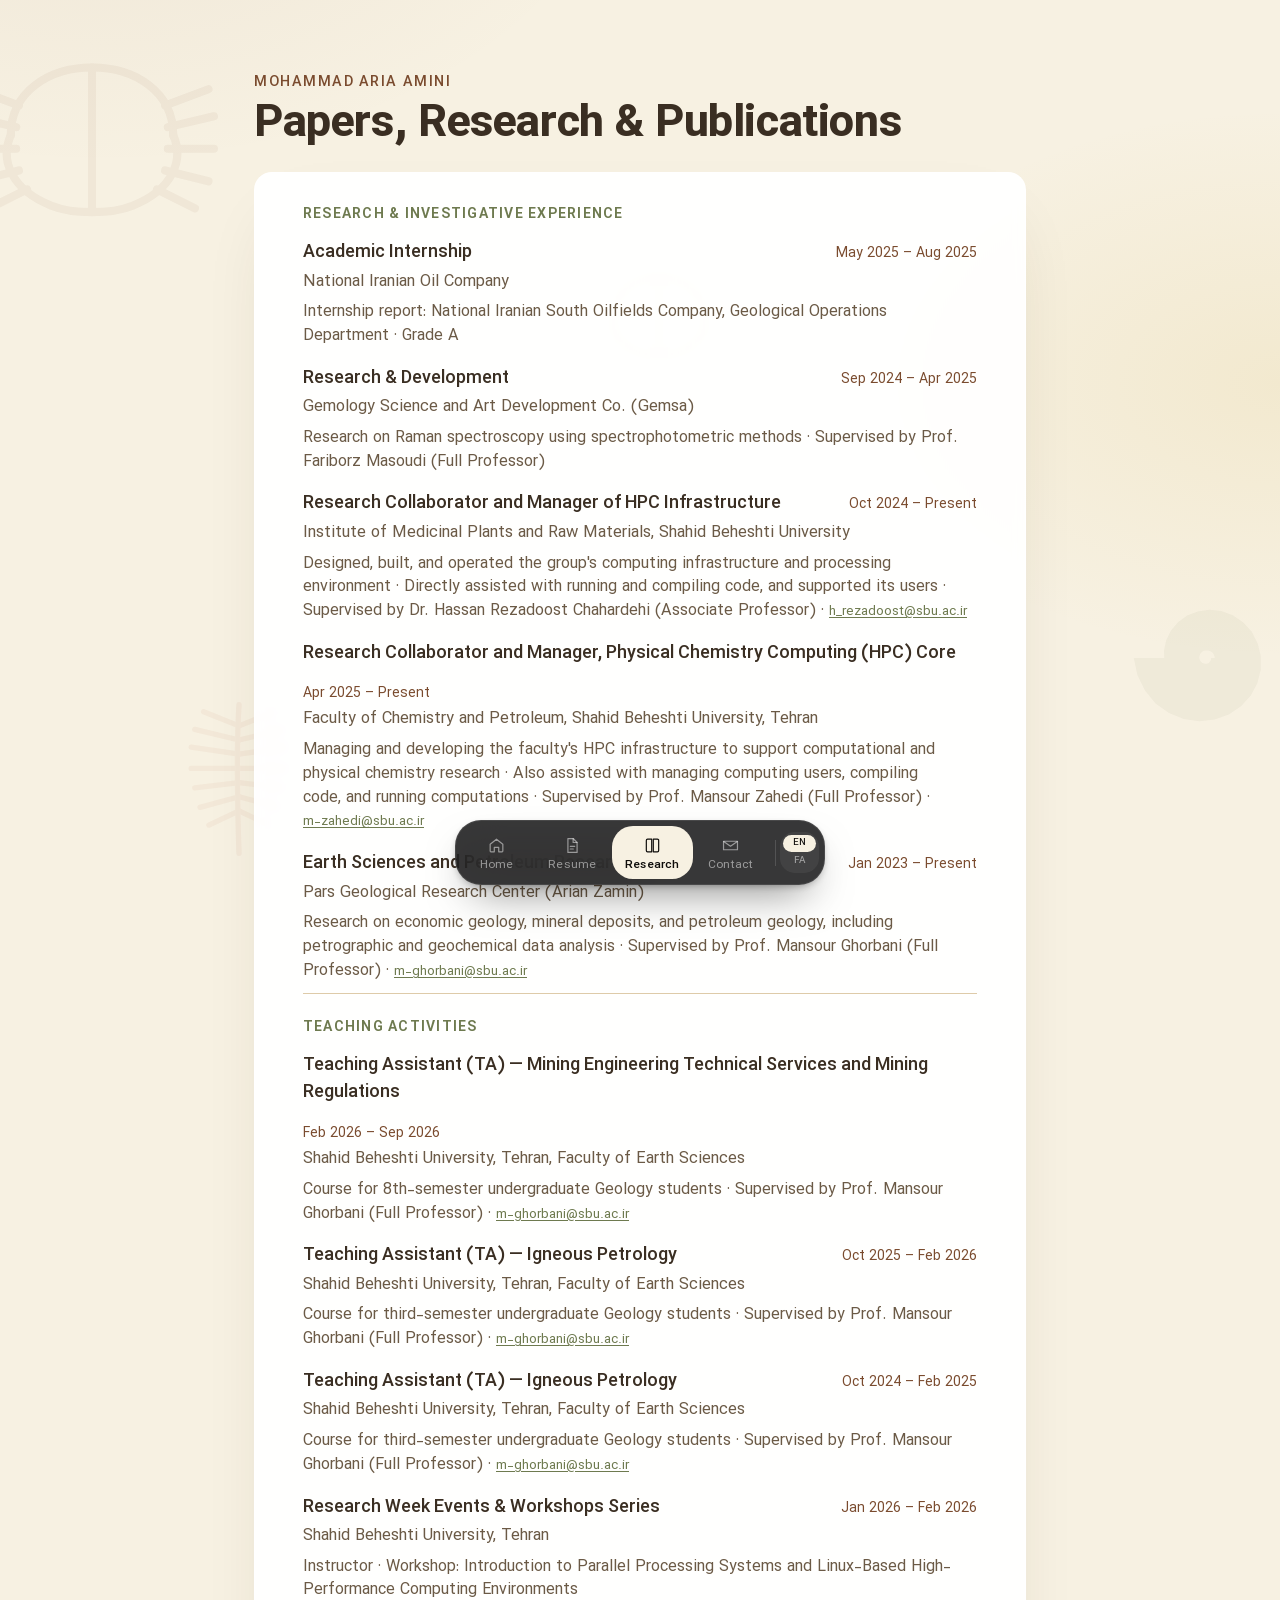
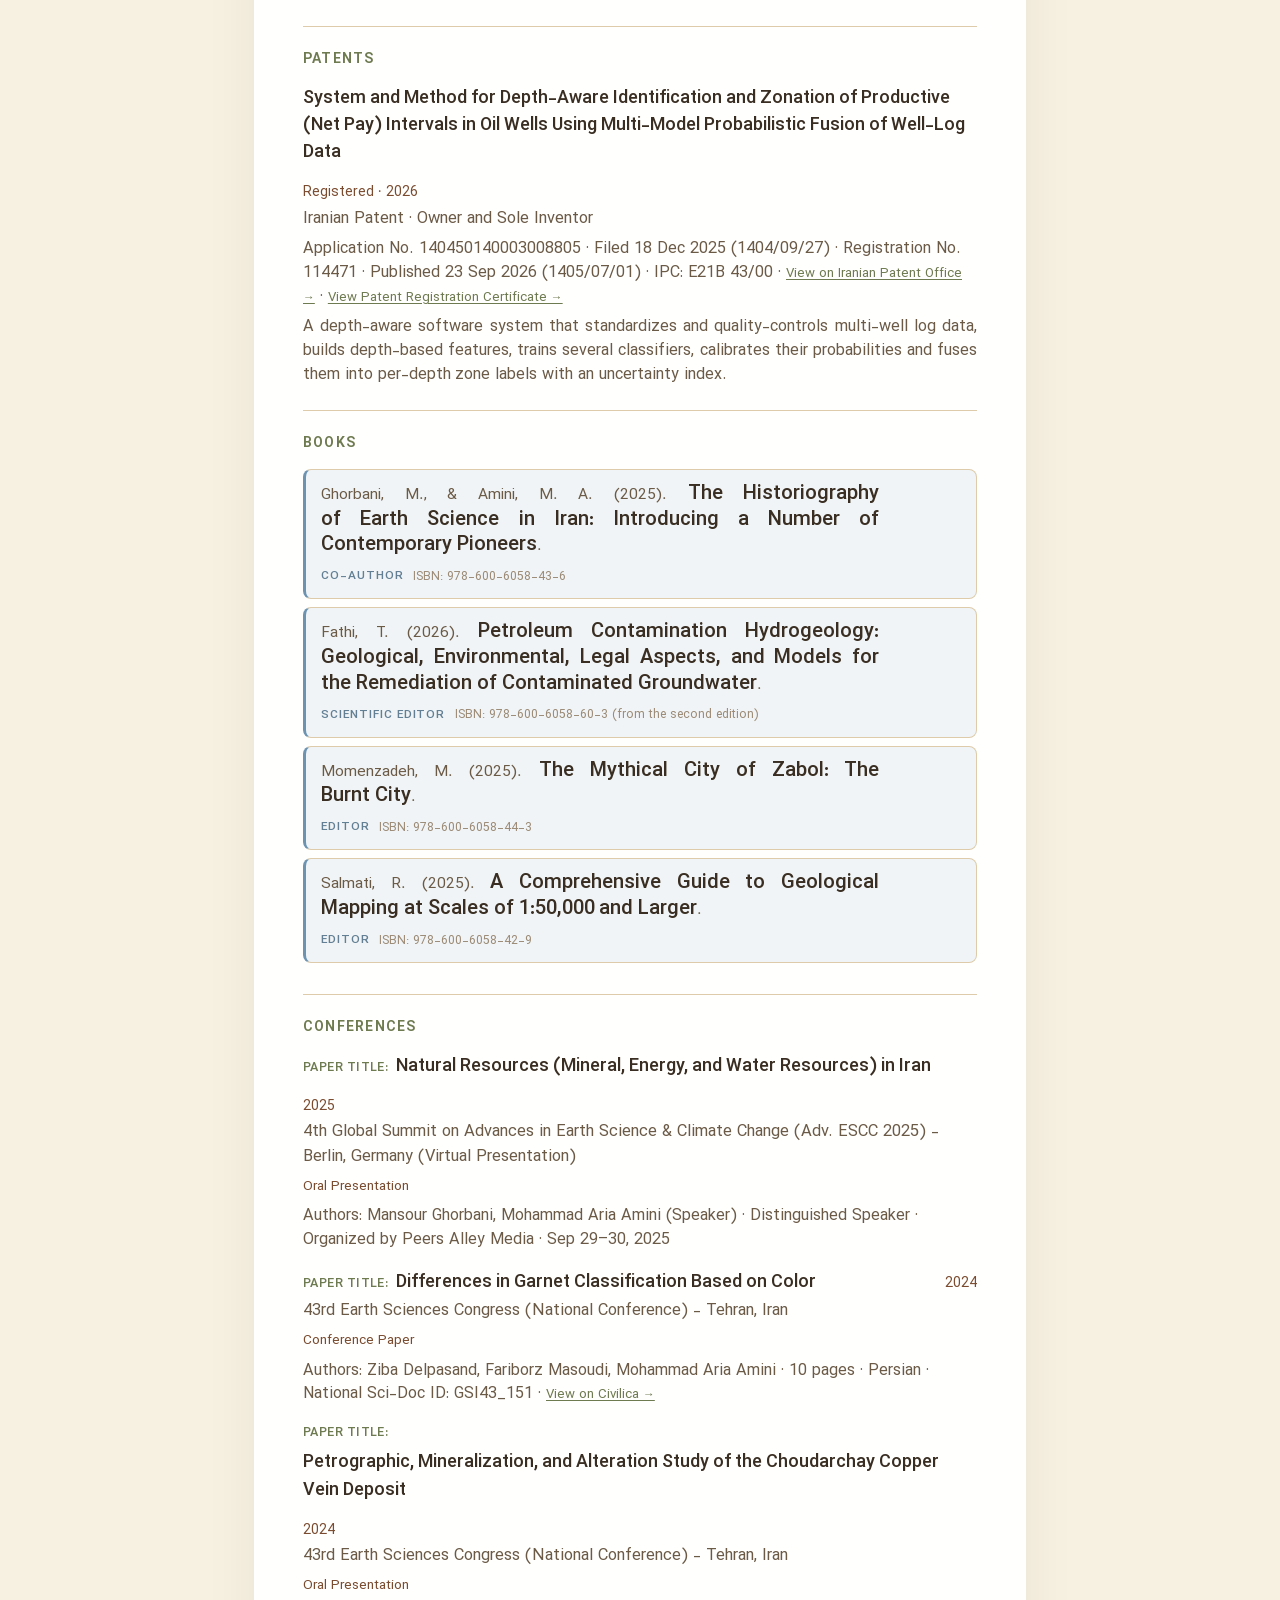
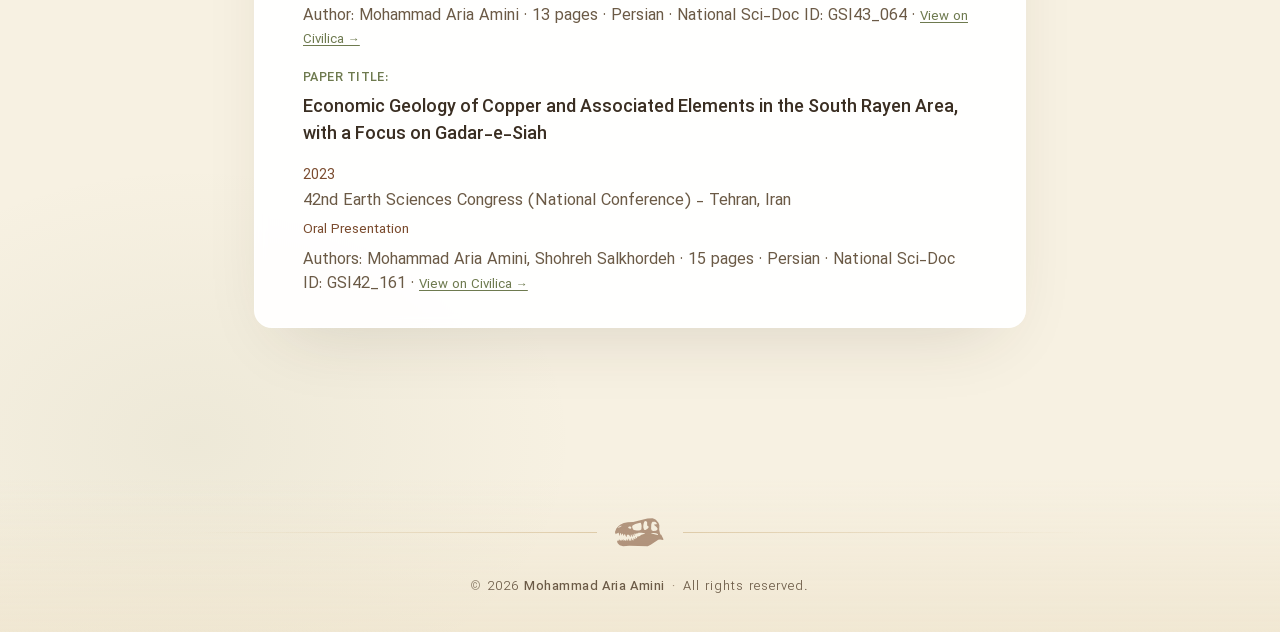
<file: publications/index.html>
<!DOCTYPE html>
<html lang="en" dir="ltr">
<head>
<meta charset="UTF-8">
<meta name="viewport" content="width=device-width, initial-scale=1.0">
<title>Research &amp; Publications - Mohammad Aria Amini</title>
<meta name="description" content="Papers, research experience, books, editorial work and conferences by Mohammad Aria Amini.">
<!-- seo:start — generated by scripts/build_seo.py from scripts/seo_data.py; do not edit by hand -->
<meta name="robots" content="index, follow, max-image-preview:large, max-snippet:-1, max-video-preview:-1">
<meta name="author" content="Mohammad Aria Amini">
<link rel="canonical" href="https://amini.info/publications/">
<link rel="alternate" hreflang="en" href="https://amini.info/publications/">
<link rel="alternate" hreflang="fa" href="https://amini.info/fa/publications/">
<link rel="alternate" hreflang="x-default" href="https://amini.info/publications/">
<meta property="og:type" content="website">
<meta property="og:site_name" content="Mohammad Aria Amini">
<meta property="og:locale" content="en_US">
<meta property="og:locale:alternate" content="fa_IR">
<meta property="og:url" content="https://amini.info/publications/">
<meta property="og:title" content="Research &amp; Publications - Mohammad Aria Amini">
<meta property="og:description" content="Papers, research experience, books, editorial work and conferences by Mohammad Aria Amini.">
<meta property="og:image" content="https://amini.info/assets/img/og-image.jpg">
<meta property="og:image:width" content="1200">
<meta property="og:image:height" content="630">
<meta property="og:image:alt" content="Mohammad Aria Amini">
<meta name="twitter:card" content="summary_large_image">
<meta name="twitter:title" content="Research &amp; Publications - Mohammad Aria Amini">
<meta name="twitter:description" content="Papers, research experience, books, editorial work and conferences by Mohammad Aria Amini.">
<meta name="twitter:image" content="https://amini.info/assets/img/og-image.jpg">
<meta name="twitter:image:alt" content="Mohammad Aria Amini">
<script type="application/ld+json">
{
  "@context": "https://schema.org",
  "@graph": [
    {
      "@type": "Person",
      "@id": "https://amini.info/#person",
      "name": "Mohammad Aria Amini",
      "alternateName": [
        "Aria Amini",
        "M. A. Amini",
        "محمدآریا امینی",
        "محمد آریا امینی",
        "آریا امینی"
      ],
      "givenName": "Mohammad Aria",
      "familyName": "Amini",
      "disambiguatingDescription": "Geologist, Earth sciences researcher and scientific editor based in Tehran, Iran",
      "description": "I am Mohammad Aria Amini, an M.Sc. student in Petroleum Geology and a researcher, writer, and scientific editor in the field of Earth sciences. I am interested in research, scientific writing and editing, and continuously developing my knowledge and professional skills in Earth sciences.",
      "url": "https://amini.info/",
      "mainEntityOfPage": "https://amini.info/",
      "image": {
        "@type": "ImageObject",
        "url": "https://amini.info/assets/img/portrait.jpg",
        "width": 640,
        "height": 800,
        "caption": "Mohammad Aria Amini"
      },
      "email": "aria@amini.info",
      "jobTitle": [
        "Chief Executive Officer (CEO) and Chairman of the Board",
        "Director",
        "Geology Specialist"
      ],
      "worksFor": [
        {
          "@type": "Organization",
          "name": "Varjavand Intelligent Creative Software & Hardware Services Co.",
          "url": "https://varjavand.org/"
        },
        {
          "@type": "Organization",
          "name": "Arian Zamin Publishing House"
        },
        {
          "@type": "Organization",
          "name": "Pars Geological Research Center (Arian Zamin)"
        }
      ],
      "alumniOf": [
        {
          "@type": "EducationalOrganization",
          "name": "Golestan University"
        },
        {
          "@type": "EducationalOrganization",
          "name": "Shahid Beheshti Exceptional Talents High School (NODET)"
        }
      ],
      "memberOf": [
        {
          "@type": "Organization",
          "name": "Geological Society of Iran"
        },
        {
          "@type": "Organization",
          "name": "Geological Society of America",
          "url": "https://www.geosociety.org/"
        },
        {
          "@type": "Organization",
          "name": "American Association of Petroleum Geologists",
          "url": "https://www.aapg.org/"
        }
      ],
      "award": [
        "Top Young Earth Sciences Researcher (Geological Society of Iran, 2024)"
      ],
      "knowsAbout": [
        "Geology",
        "Petroleum Geology",
        "Geochemistry",
        "Economic Geology",
        "Petrography",
        "Earth Sciences",
        "Scientific Editing",
        "High-Performance Computing"
      ],
      "knowsLanguage": [
        {
          "@type": "Language",
          "name": "Persian"
        },
        {
          "@type": "Language",
          "name": "English"
        },
        {
          "@type": "Language",
          "name": "French"
        }
      ],
      "nationality": {
        "@type": "Country",
        "name": "Iran"
      },
      "address": {
        "@type": "PostalAddress",
        "addressLocality": "Tehran",
        "addressCountry": "IR"
      },
      "sameAs": [
        "https://www.linkedin.com/in/mo-aria-amini",
        "https://civilica.com/p/511149/",
        "https://github.com/amini-aria",
        "https://instagram.com/daily.aria",
        "https://t.me/aria_amini"
      ]
    },
    {
      "@type": "WebSite",
      "@id": "https://amini.info/#website",
      "url": "https://amini.info/",
      "name": "Mohammad Aria Amini",
      "alternateName": [
        "Aria Amini",
        "M. A. Amini",
        "محمدآریا امینی"
      ],
      "inLanguage": [
        "en",
        "fa"
      ],
      "publisher": {
        "@id": "https://amini.info/#person"
      },
      "author": {
        "@id": "https://amini.info/#person"
      },
      "copyrightHolder": {
        "@id": "https://amini.info/#person"
      }
    },
    {
      "@type": "WebPage",
      "@id": "https://amini.info/publications/#webpage",
      "url": "https://amini.info/publications/",
      "name": "Research & Publications - Mohammad Aria Amini",
      "description": "Papers, research experience, books, editorial work and conferences by Mohammad Aria Amini.",
      "inLanguage": "en",
      "isPartOf": {
        "@id": "https://amini.info/#website"
      },
      "primaryImageOfPage": {
        "@type": "ImageObject",
        "url": "https://amini.info/assets/img/og-image.jpg",
        "width": 1200,
        "height": 630
      },
      "dateModified": "2026-11-04",
      "hasPart": [
        {
          "@id": "https://amini.info/publications/#paper-1"
        },
        {
          "@id": "https://amini.info/publications/#paper-2"
        },
        {
          "@id": "https://amini.info/publications/#paper-3"
        },
        {
          "@id": "https://amini.info/publications/#paper-4"
        },
        {
          "@id": "https://amini.info/publications/#book-1"
        },
        {
          "@id": "https://amini.info/publications/#book-2"
        },
        {
          "@id": "https://amini.info/publications/#book-3"
        },
        {
          "@id": "https://amini.info/publications/#book-4"
        },
        {
          "@id": "https://amini.info/publications/#patent-1"
        }
      ],
      "about": {
        "@id": "https://amini.info/#person"
      },
      "breadcrumb": {
        "@id": "https://amini.info/publications/#breadcrumb"
      }
    },
    {
      "@type": "BreadcrumbList",
      "@id": "https://amini.info/publications/#breadcrumb",
      "itemListElement": [
        {
          "@type": "ListItem",
          "position": 1,
          "name": "Home",
          "item": "https://amini.info/"
        },
        {
          "@type": "ListItem",
          "position": 2,
          "name": "Research & Publications",
          "item": "https://amini.info/publications/"
        }
      ]
    },
    {
      "@type": "ScholarlyArticle",
      "@id": "https://amini.info/publications/#paper-1",
      "name": "Natural Resources (Mineral, Energy, and Water Resources) in Iran",
      "author": {
        "@id": "https://amini.info/#person"
      },
      "datePublished": "2025",
      "publication": {
        "@type": "PublicationEvent",
        "name": "4th Global Summit on Advances in Earth Science & Climate Change (Adv. ESCC 2025) - Berlin, Germany (Virtual Presentation)"
      }
    },
    {
      "@type": "ScholarlyArticle",
      "@id": "https://amini.info/publications/#paper-2",
      "name": "Differences in Garnet Classification Based on Color",
      "author": {
        "@id": "https://amini.info/#person"
      },
      "datePublished": "2024",
      "url": "https://civilica.com/doc/2419015/",
      "identifier": "GSI43_151",
      "inLanguage": "fa",
      "publication": {
        "@type": "PublicationEvent",
        "name": "43rd Earth Sciences Congress (National Conference) - Tehran, Iran"
      }
    },
    {
      "@type": "ScholarlyArticle",
      "@id": "https://amini.info/publications/#paper-3",
      "name": "Petrographic, Mineralization, and Alteration Study of the Choudarchay Copper Vein Deposit",
      "author": {
        "@id": "https://amini.info/#person"
      },
      "datePublished": "2024",
      "url": "https://civilica.com/doc/2418928/",
      "identifier": "GSI43_064",
      "inLanguage": "fa",
      "publication": {
        "@type": "PublicationEvent",
        "name": "43rd Earth Sciences Congress (National Conference) - Tehran, Iran"
      }
    },
    {
      "@type": "ScholarlyArticle",
      "@id": "https://amini.info/publications/#paper-4",
      "name": "Economic Geology of Copper and Associated Elements in the South Rayen Area, with a Focus on Gadar-e-Siah",
      "author": {
        "@id": "https://amini.info/#person"
      },
      "datePublished": "2023",
      "url": "https://civilica.com/doc/1963822/",
      "identifier": "GSI42_161",
      "inLanguage": "fa",
      "publication": {
        "@type": "PublicationEvent",
        "name": "42nd Earth Sciences Congress (National Conference) - Tehran, Iran"
      }
    },
    {
      "@type": "Book",
      "@id": "https://amini.info/publications/#book-1",
      "name": "The Historiography of Earth Science in Iran: Introducing a Number of Contemporary Pioneers.",
      "isbn": "978-600-6058-43-6",
      "datePublished": "2025",
      "author": {
        "@id": "https://amini.info/#person"
      }
    },
    {
      "@type": "Book",
      "@id": "https://amini.info/publications/#book-2",
      "name": "Petroleum Contamination Hydrogeology: Geological, Environmental, Legal Aspects, and Models for the Remediation of Contaminated Groundwater.",
      "isbn": "978-600-6058-60-3",
      "datePublished": "2026",
      "editor": {
        "@id": "https://amini.info/#person"
      }
    },
    {
      "@type": "Book",
      "@id": "https://amini.info/publications/#book-3",
      "name": "The Mythical City of Zabol: The Burnt City.",
      "isbn": "978-600-6058-44-3",
      "datePublished": "2025",
      "editor": {
        "@id": "https://amini.info/#person"
      }
    },
    {
      "@type": "Book",
      "@id": "https://amini.info/publications/#book-4",
      "name": "A Comprehensive Guide to Geological Mapping at Scales of 1:50,000 and Larger.",
      "isbn": "978-600-6058-42-9",
      "datePublished": "2025",
      "editor": {
        "@id": "https://amini.info/#person"
      }
    },
    {
      "@type": "CreativeWork",
      "@id": "https://amini.info/publications/#patent-1",
      "name": "System and Method for Depth-Aware Identification and Zonation of Productive (Net Pay) Intervals in Oil Wells Using Multi-Model Probabilistic Fusion of Well-Log Data",
      "genre": "Patent",
      "author": {
        "@id": "https://amini.info/#person"
      },
      "datePublished": "2026",
      "identifier": "140450140003008805",
      "description": "A depth-aware software system that standardizes and quality-controls multi-well log data, builds depth-based features, trains several classifiers, calibrates their probabilities and fuses them into per-depth zone labels with an uncertainty index.",
      "url": "https://ipm.ssaa.ir/Issue-IssueResult?page=1&DecNo=140450140003008805&IssueId=7007e91773564b4d891344f2a232e917&RN="
    },
    {
      "@type": "ItemList",
      "@id": "https://amini.info/#nav",
      "name": "Site navigation",
      "itemListElement": [
        {
          "@type": "ListItem",
          "position": 1,
          "item": {
            "@type": "SiteNavigationElement",
            "name": "Home",
            "url": "https://amini.info/"
          }
        },
        {
          "@type": "ListItem",
          "position": 2,
          "item": {
            "@type": "SiteNavigationElement",
            "name": "Resume",
            "url": "https://amini.info/resume/"
          }
        },
        {
          "@type": "ListItem",
          "position": 3,
          "item": {
            "@type": "SiteNavigationElement",
            "name": "Research & Publications",
            "url": "https://amini.info/publications/"
          }
        },
        {
          "@type": "ListItem",
          "position": 4,
          "item": {
            "@type": "SiteNavigationElement",
            "name": "Contact",
            "url": "https://amini.info/contact/"
          }
        }
      ]
    }
  ]
}
</script>
<!-- seo:end -->
<link rel="icon" href="/assets/img/favicon.svg?v=94bd1a3eb9">
<link rel="preload" href="/assets/fonts/IRANSansXVF.woff2" as="font" type="font/woff2" crossorigin>
<link rel="stylesheet" href="/assets/css/fonts.css?v=94bd1a3eb9">
<link rel="stylesheet" href="/assets/css/style.css?v=94bd1a3eb9">
<!-- This page's content is mirrored from the résumé at runtime. Start that
     request here rather than waiting for app.js to run, which costs a whole
     extra round trip before anything can render, and keep the answer for the
     session so moving between the two pages is instant. -->
<script>
window.__mirrorSource = (function (url) {
  var key = "mirror:" + url, cached = null;
  try { cached = sessionStorage.getItem(key); } catch (e) { /* private mode */ }
  var text = cached ? Promise.resolve(cached) : fetch(url)
    .then(function (r) { if (!r.ok) throw new Error("fetch failed"); return r.text(); })
    .then(function (t) { try { sessionStorage.setItem(key, t); } catch (e) {} return t; });
  text.catch(function () {});   // app.js handles the failure; this only stops
                                // an unhandled rejection if it never loads
  return { url: url, text: text };
})("/resume/index.html");
</script>
</head>
<body>


<div class="fossil-field" aria-hidden="true">
  <svg class="f1" viewBox="0 0 48 32" fill="none" stroke="currentColor" stroke-width="1.5" stroke-linecap="round" stroke-linejoin="round"><path d="M9 15 C9 7 16 2.5 24 2.5 C32 2.5 39 7 39 15"/><path d="M24 2.5 L24 28.5"/><path d="M10.5 9.5 L2.5 6.5 M10 13.5 L1.5 11.5 M10 17.5 L1.5 17.5 M10.5 21.5 L2.5 23.5 M12 25 L5 28.5"/><path d="M37.5 9.5 L45.5 6.5 M38 13.5 L46.5 11.5 M38 17.5 L46.5 17.5 M37.5 21.5 L45.5 23.5 M36 25 L43 28.5"/><path d="M9 15 C7 19.5 9 25 16.5 28 C20.5 29.6 27.5 29.6 31.5 28 C39 25 41 19.5 39 15"/></svg>
  <svg class="f2" viewBox="0 0 100 100" fill="currentColor"><path d="M55.4,50.0L55.4,51.3L55.0,52.7L54.3,53.9L53.3,54.9L52.1,55.7L50.6,56.1L49.1,56.2L47.6,56.0L46.1,55.3L44.9,54.3L43.8,53.0L43.2,51.5L42.9,49.8L43.0,48.0L43.5,46.3L44.5,44.7L45.9,43.4L47.5,42.4L49.4,41.9L51.4,41.8L53.4,42.3L55.3,43.2L57.0,44.6L58.2,46.3L59.1,48.4L59.4,50.7L59.1,53.0L58.3,55.2L57.0,57.2L55.1,58.8L52.9,60.0L50.4,60.7L47.7,60.6L45.1,60.0L42.7,58.7L40.6,56.8L39.0,54.4L38.0,51.7L37.7,48.7L38.2,45.7L39.3,42.8L41.2,40.2L43.7,38.1L46.7,36.7L50.0,36.0L53.5,36.1L56.9,37.1L60.0,38.9L62.6,41.5L64.6,44.7L65.8,48.3L66.1,52.3L65.4,56.2L63.7,59.9L61.1,63.2L57.7,65.9L53.7,67.6L49.4,68.4L44.8,68.1L40.4,66.6L36.4,64.1L33.0,60.6L30.6,56.3L29.2,51.5L29.0,46.3L30.1,41.1L32.5,36.3L36.0,32.1L40.6,28.8L45.9,26.7L51.7,25.9L57.6,26.5L63.4,28.6L68.5,32.1L72.8,36.8L75.8,42.6L77.4,49.0L77.4,55.8L75.7,62.5L72.4,68.8L67.5,74.1L61.4,78.3L54.3,80.8L46.7,81.6L38.9,80.5L31.5,77.5L24.8,72.7L19.5,66.2L15.7,58.5L13.9,50.0L33.0,50.0L33.9,54.0L35.6,57.6L38.2,60.7L41.3,62.9L44.8,64.4L48.4,64.9L52.0,64.5L55.4,63.3L58.3,61.4L60.5,58.8L62.1,55.9L62.9,52.7L62.9,49.5L62.2,46.5L60.7,43.8L58.7,41.6L56.3,39.9L53.6,38.9L50.8,38.6L48.1,39.0L45.6,40.0L43.4,41.6L41.8,43.6L40.6,45.8L40.1,48.3L40.2,50.7L40.9,53.0L42.0,55.0L43.6,56.6L45.5,57.8L47.6,58.5L49.7,58.7L51.8,58.3L53.6,57.5L55.2,56.2L56.4,54.7L57.2,52.9L57.6,51.1L57.4,49.2L56.9,47.5L55.9,46.0L54.7,44.8L53.2,43.9L51.6,43.5L50.0,43.4L48.4,43.7L47.0,44.4L45.9,45.4L45.0,46.6L44.4,48.0L44.2,49.4L44.4,50.8L44.8,52.1L45.6,53.2L46.6,54.1L47.7,54.7L48.9,55.0L50.2,55.0L51.4,54.7L52.4,54.2L53.3,53.4L53.9,52.4L54.3,51.4L54.4,50.3L54.3,49.2L53.9,48.3L53.3,47.4L52.5,46.8L51.6,46.4L50.7,46.2L49.7,46.2L48.8,46.4L48.1,46.9L47.4,47.5L47.0,48.2L46.7,49.1L46.6,49.9L46.8,50.7L47.1,51.4L47.6,52.0L48.2,52.5L48.9,52.8L49.6,52.9L50.3,52.9L51.0,52.7L51.6,52.3L52.0,51.8L52.4,51.3L52.5,50.6L52.6,50.0Z"/></svg>
  <svg class="f3" viewBox="0 0 48 48" fill="none" stroke="currentColor" stroke-width="1.5" stroke-linecap="round" stroke-linejoin="round"><path d="M24 45 C24 45 23 18 24 3"/><path d="M24 9 L14 5 M24 13 L11.5 10 M24 17 L10.5 15 M24 21 L10.5 21 M24 25 L11.5 26.5 M24 29 L13 32 M24 33 L15.5 37"/><path d="M24 9 L34 5 M24 13 L36.5 10 M24 17 L37.5 15 M24 21 L37.5 21 M24 25 L36.5 26.5 M24 29 L35 32 M24 33 L32.5 37"/></svg>
  <svg class="f4" viewBox="0 0 48 32" fill="none" stroke="currentColor" stroke-width="1.5" stroke-linecap="round" stroke-linejoin="round"><path d="M9 15 C9 7 16 2.5 24 2.5 C32 2.5 39 7 39 15"/><path d="M24 2.5 L24 28.5"/><path d="M9 15 C7 19.5 9 25 16.5 28 C20.5 29.6 27.5 29.6 31.5 28 C39 25 41 19.5 39 15"/></svg>
</div>


<div class="page-header">
  <p class="page-header__eyebrow">Mohammad Aria Amini</p>
  <h1 class="page-header__title">Papers, Research &amp; Publications</h1>
</div>

<!-- This page has no content of its own — it mirrors five sections straight
     from the resume page at runtime (Research & Investigative Experience,
     Teaching Activities, Books, Conferences, Patents), so there is only
     ever one place to edit. -->
<div class="resume-wrap">
  <div class="resume-surface">
  <div id="mirror-mount"
       data-source="/resume/index.html"
       data-titles="Research &amp; Investigative Experience|Teaching Activities|Patents|Books|Conferences"
       data-empty-text="Nothing to show yet."
       data-error-text="Could not load content from the resume page right now — please refresh.">
<section class="resume__block">
    <p class="resume__block-title">Research &amp; Investigative Experience</p>
    <div class="resume__entry">
      <div class="resume__entry-head"><span class="resume__entry-role">Academic Internship</span><span class="resume__entry-period">May 2025 – Aug 2025</span></div>
      <p class="resume__entry-org">National Iranian Oil Company</p>
      <p class="resume__entry-detail">Internship report: National Iranian South Oilfields Company, Geological Operations Department · Grade A</p>
    </div>
    <div class="resume__entry">
      <div class="resume__entry-head"><span class="resume__entry-role">Research &amp; Development</span><span class="resume__entry-period">Sep 2024 – Apr 2025</span></div>
      <p class="resume__entry-org">Gemology Science and Art Development Co. (Gemsa)</p>
      <p class="resume__entry-detail">Research on Raman spectroscopy using spectrophotometric methods · Supervised by Prof. Fariborz Masoudi (Full Professor)</p>
    </div>
    <div class="resume__entry">
      <div class="resume__entry-head"><span class="resume__entry-role">Research Collaborator and Manager of HPC Infrastructure</span><span class="resume__entry-period">Oct 2024 – Present</span></div>
      <p class="resume__entry-org">Institute of Medicinal Plants and Raw Materials, Shahid Beheshti University</p>
      <p class="resume__entry-detail">Designed, built, and operated the group's computing infrastructure and processing environment · Directly assisted with running and compiling code, and supported its users · Supervised by Dr. Hassan Rezadoost Chahardehi (Associate Professor) · <a href="mailto:h_rezadoost@sbu.ac.ir" class="resume__entry-link">h_rezadoost@sbu.ac.ir</a></p>
    </div>
    <div class="resume__entry">
      <div class="resume__entry-head"><span class="resume__entry-role">Research Collaborator and Manager, Physical Chemistry Computing (HPC) Core</span><span class="resume__entry-period">Apr 2025 – Present</span></div>
      <p class="resume__entry-org">Faculty of Chemistry and Petroleum, Shahid Beheshti University, Tehran</p>
      <p class="resume__entry-detail">Managing and developing the faculty's HPC infrastructure to support computational and physical chemistry research · Also assisted with managing computing users, compiling code, and running computations · Supervised by Prof. Mansour Zahedi (Full Professor) · <a href="mailto:m-zahedi@sbu.ac.ir" class="resume__entry-link">m-zahedi@sbu.ac.ir</a></p>
    </div>
    <div class="resume__entry">
      <div class="resume__entry-head"><span class="resume__entry-role">Earth Sciences and Petroleum Researcher</span><span class="resume__entry-period">Jan 2023 – Present</span></div>
      <p class="resume__entry-org">Pars Geological Research Center (Arian Zamin)</p>
      <p class="resume__entry-detail">Research on economic geology, mineral deposits, and petroleum geology, including petrographic and geochemical data analysis · Supervised by Prof. Mansour Ghorbani (Full Professor) · <a href="mailto:m-ghorbani@sbu.ac.ir" class="resume__entry-link">m-ghorbani@sbu.ac.ir</a></p>
    </div>
  </section>
<section class="resume__block">
    <p class="resume__block-title">Teaching Activities</p>
    <div class="resume__entry">
      <div class="resume__entry-head"><span class="resume__entry-role">Teaching Assistant (TA) — Mining Engineering Technical Services and Mining Regulations</span><span class="resume__entry-period">Feb 2026 – Sep 2026</span></div>
      <p class="resume__entry-org">Shahid Beheshti University, Tehran, Faculty of Earth Sciences</p>
      <p class="resume__entry-detail">Course for 8th-semester undergraduate Geology students · Supervised by Prof. Mansour Ghorbani (Full Professor) · <a href="mailto:m-ghorbani@sbu.ac.ir" class="resume__entry-link">m-ghorbani@sbu.ac.ir</a></p>
    </div>
    <div class="resume__entry">
      <div class="resume__entry-head"><span class="resume__entry-role">Teaching Assistant (TA) — Igneous Petrology</span><span class="resume__entry-period">Oct 2025 – Feb 2026</span></div>
      <p class="resume__entry-org">Shahid Beheshti University, Tehran, Faculty of Earth Sciences</p>
      <p class="resume__entry-detail">Course for third-semester undergraduate Geology students · Supervised by Prof. Mansour Ghorbani (Full Professor) · <a href="mailto:m-ghorbani@sbu.ac.ir" class="resume__entry-link">m-ghorbani@sbu.ac.ir</a></p>
    </div>
    <div class="resume__entry">
      <div class="resume__entry-head"><span class="resume__entry-role">Teaching Assistant (TA) — Igneous Petrology</span><span class="resume__entry-period">Oct 2024 – Feb 2025</span></div>
      <p class="resume__entry-org">Shahid Beheshti University, Tehran, Faculty of Earth Sciences</p>
      <p class="resume__entry-detail">Course for third-semester undergraduate Geology students · Supervised by Prof. Mansour Ghorbani (Full Professor) · <a href="mailto:m-ghorbani@sbu.ac.ir" class="resume__entry-link">m-ghorbani@sbu.ac.ir</a></p>
    </div>
    <div class="resume__entry">
      <div class="resume__entry-head"><span class="resume__entry-role">Research Week Events &amp; Workshops Series</span><span class="resume__entry-period">Jan 2026 – Feb 2026</span></div>
      <p class="resume__entry-org">Shahid Beheshti University, Tehran</p>
      <p class="resume__entry-detail">Instructor · Workshop: Introduction to Parallel Processing Systems and Linux-Based High-Performance Computing Environments</p>
    </div>
  </section>
<section class="resume__block">
    <p class="resume__block-title">Patents</p>
    <div class="resume__entry">
      <div class="resume__entry-head"><span class="resume__entry-role">System and Method for Depth-Aware Identification and Zonation of Productive (Net Pay) Intervals in Oil Wells Using Multi-Model Probabilistic Fusion of Well-Log Data</span><span class="resume__entry-period">Registered · 2026</span></div>
      <p class="resume__entry-org">Iranian Patent · Owner and Sole Inventor</p>
      <p class="resume__entry-detail">Application No. 140450140003008805 · Filed 18 Dec 2025 (1404/09/27) · Registration No. 114471 · Published 23 Sep 2026 (1405/07/01) · IPC: E21B 43/00 · <a href="https://ipm.ssaa.ir/Issue-IssueResult?page=1&DecNo=140450140003008805&IssueId=7007e91773564b4d891344f2a232e917&RN=114471" target="_blank" rel="noopener" class="resume__entry-link">View on Iranian Patent Office →</a> · <a href="/assets/files/licenses/redacted-image.png" target="_blank" rel="noopener" class="resume__entry-link">View Patent Registration Certificate →</a></p>
      <p class="resume__entry-detail justify">A depth-aware software system that standardizes and quality-controls multi-well log data, builds depth-based features, trains several classifiers, calibrates their probabilities and fuses them into per-depth zone labels with an uncertainty index.</p>
    </div>
  </section>
<section class="resume__block">
    <p class="resume__block-title">Books</p>
    <div class="pub-card">
      <p class="pub-card__citation">Ghorbani, M., &amp; Amini, M. A. (2025). <cite class="pub-card__title">The Historiography of Earth Science in Iran: Introducing a Number of Contemporary Pioneers</cite>.</p>
      <div class="pub-card__meta"><span class="pub-card__role">Co-author</span><span class="pub-card__isbn">ISBN: <bdi class="pub-card__isbn-code" dir="ltr">978-600-6058-43-6</bdi></span></div>
    </div>
    <div class="pub-card">
      <p class="pub-card__citation">Fathi, T. (2026). <cite class="pub-card__title">Petroleum Contamination Hydrogeology: Geological, Environmental, Legal Aspects, and Models for the Remediation of Contaminated Groundwater</cite>.</p>
      <div class="pub-card__meta"><span class="pub-card__role">Scientific Editor</span><span class="pub-card__isbn">ISBN: <bdi class="pub-card__isbn-code" dir="ltr">978-600-6058-60-3</bdi> (from the second edition)</span></div>
    </div>
    <div class="pub-card">
      <p class="pub-card__citation">Momenzadeh, M. (2025). <cite class="pub-card__title">The Mythical City of Zabol: The Burnt City</cite>.</p>
      <div class="pub-card__meta"><span class="pub-card__role">Editor</span><span class="pub-card__isbn">ISBN: <bdi class="pub-card__isbn-code" dir="ltr">978-600-6058-44-3</bdi></span></div>
    </div>
    <div class="pub-card">
      <p class="pub-card__citation">Salmati, R. (2025). <cite class="pub-card__title">A Comprehensive Guide to Geological Mapping at Scales of 1:50,000 and Larger</cite>.</p>
      <div class="pub-card__meta"><span class="pub-card__role">Editor</span><span class="pub-card__isbn">ISBN: <bdi class="pub-card__isbn-code" dir="ltr">978-600-6058-42-9</bdi></span></div>
    </div>
  </section>
<section class="resume__block">
    <p class="resume__block-title">Conferences</p>
    <div class="resume__entry">
      <div class="resume__entry-head"><span class="resume__entry-title-wrap"><span class="resume__entry-kicker">Paper Title:</span><span class="resume__entry-role">Natural Resources (Mineral, Energy, and Water Resources) in Iran</span></span><span class="resume__entry-period">2025</span></div>
      <p class="resume__entry-org">4th Global Summit on Advances in Earth Science &amp; Climate Change (Adv. ESCC 2025) - Berlin, Germany (Virtual Presentation)</p>
      <span class="resume__entry-tag">Oral Presentation</span>
      <p class="resume__entry-detail">Authors: Mansour Ghorbani, Mohammad Aria Amini (Speaker) · Distinguished Speaker · Organized by Peers Alley Media · Sep 29–30, 2025</p>
    </div>
    <div class="resume__entry">
      <div class="resume__entry-head"><span class="resume__entry-title-wrap"><span class="resume__entry-kicker">Paper Title:</span><span class="resume__entry-role">Differences in Garnet Classification Based on Color</span></span><span class="resume__entry-period">2024</span></div>
      <p class="resume__entry-org">43rd Earth Sciences Congress (National Conference) - Tehran, Iran</p>
      <span class="resume__entry-tag">Conference Paper</span>
      <p class="resume__entry-detail">Authors: Ziba Delpasand, Fariborz Masoudi, Mohammad Aria Amini · 10 pages · Persian · National Sci-Doc ID: GSI43_151 · <a href="https://civilica.com/doc/2419015/" target="_blank" rel="noopener" class="resume__entry-link">View on Civilica →</a></p>
    </div>
    <div class="resume__entry">
      <div class="resume__entry-head"><span class="resume__entry-title-wrap"><span class="resume__entry-kicker">Paper Title:</span><span class="resume__entry-role">Petrographic, Mineralization, and Alteration Study of the Choudarchay Copper Vein Deposit</span></span><span class="resume__entry-period">2024</span></div>
      <p class="resume__entry-org">43rd Earth Sciences Congress (National Conference) - Tehran, Iran</p>
      <span class="resume__entry-tag">Oral Presentation</span>
      <p class="resume__entry-detail">Author: Mohammad Aria Amini · 13 pages · Persian · National Sci-Doc ID: GSI43_064 · <a href="https://civilica.com/doc/2418928/" target="_blank" rel="noopener" class="resume__entry-link">View on Civilica →</a></p>
    </div>
    <div class="resume__entry">
      <div class="resume__entry-head"><span class="resume__entry-title-wrap"><span class="resume__entry-kicker">Paper Title:</span><span class="resume__entry-role">Economic Geology of Copper and Associated Elements in the South Rayen Area, with a Focus on Gadar-e-Siah</span></span><span class="resume__entry-period">2023</span></div>
      <p class="resume__entry-org">42nd Earth Sciences Congress (National Conference) - Tehran, Iran</p>
      <span class="resume__entry-tag">Oral Presentation</span>
      <p class="resume__entry-detail">Authors: Mohammad Aria Amini, Shohreh Salkhordeh · 15 pages · Persian · National Sci-Doc ID: GSI42_161 · <a href="https://civilica.com/doc/1963822/" target="_blank" rel="noopener" class="resume__entry-link">View on Civilica →</a></p>
    </div>
  </section>
  </div>
</div>
</div>

<nav class="dock" aria-label="Site menu">
  <a class="dock__item" href="/">
    <svg class="dock__icon" viewBox="0 0 24 24" fill="none" stroke="currentColor" stroke-width="1.5" stroke-linecap="round" stroke-linejoin="round" aria-hidden="true"><path d="M4 10.4 12 4l8 6.4V19a1 1 0 0 1-1 1h-4.2v-5.6H9.2V20H5a1 1 0 0 1-1-1Z"/></svg>
    <span class="dock__label">Home</span>
  </a>
  <a class="dock__item" href="/resume/">
    <svg class="dock__icon" viewBox="0 0 24 24" fill="none" stroke="currentColor" stroke-width="1.5" stroke-linecap="round" stroke-linejoin="round" aria-hidden="true"><path d="M6.2 3.2h6.6l5 5v12.6H6.2Z"/><path d="M12.8 3.2v5h5"/><path d="M9.2 13h5.6M9.2 16.4h3.8"/></svg>
    <span class="dock__label">Resume</span>
  </a>
  <a class="dock__item is-active" href="/publications/" aria-current="page">
    <svg class="dock__icon" viewBox="0 0 24 24" fill="none" stroke="currentColor" stroke-width="1.5" stroke-linecap="round" stroke-linejoin="round" aria-hidden="true"><path d="M4.2 5.6A1.6 1.6 0 0 1 5.8 4H11v16H5.8a1.6 1.6 0 0 1-1.6-1.6Z"/><path d="M19.8 5.6A1.6 1.6 0 0 0 18.2 4H13v16h5.2a1.6 1.6 0 0 0 1.6-1.6Z"/></svg>
    <span class="dock__label">Research</span>
  </a>
  <a class="dock__item" href="/contact/">
    <svg class="dock__icon" viewBox="0 0 24 24" fill="none" stroke="currentColor" stroke-width="1.5" stroke-linecap="round" stroke-linejoin="round" aria-hidden="true"><path d="M3.2 6.6h17.6v10.8H3.2Z"/><path d="m3.4 7 8.6 5.8L20.6 7"/></svg>
    <span class="dock__label">Contact</span>
  </a>
  <span class="dock__sep" aria-hidden="true"></span>
  <div class="dock-lang" data-lang="en">
    <a href="/publications/" hreflang="en" lang="en" class="is-active" aria-current="page">EN</a>
    <a href="/fa/publications/" hreflang="fa" lang="en">FA</a>
  </div>
</nav>

<footer class="footer">
  <div class="footer__ornament" aria-hidden="true">
    <span class="footer__rule"></span>
    <svg class="footer__mark" viewBox="0 0 340 340" xmlns="http://www.w3.org/2000/svg" aria-hidden="true"><path d="M317,214 L304,187 L299,185 L295,175 L291,156 L292,127 L286,111 L270,93 L258,86 L248,83 L216,85 L127,107 L93,109 L68,114 L48,123 L35,132 L21,148 L13,168 L13,175 L15,177 L16,184 L24,180 L25,176 L30,179 L31,175 L35,174 L42,194 L44,194 L44,180 L48,177 L50,179 L53,191 L55,191 L57,180 L62,183 L67,194 L69,194 L70,186 L74,184 L78,187 L79,193 L84,201 L86,201 L86,195 L89,188 L101,188 L106,197 L112,201 L112,186 L116,187 L121,198 L125,200 L124,184 L127,183 L131,192 L136,195 L134,181 L138,179 L141,184 L143,184 L144,177 L146,177 L150,183 L152,183 L152,176 L158,179 L159,175 L179,175 L201,178 L200,181 L179,188 L166,196 L160,195 L160,200 L158,202 L151,197 L152,206 L149,209 L147,209 L142,202 L140,202 L142,214 L137,216 L132,209 L129,209 L129,222 L127,224 L122,221 L118,209 L116,209 L114,226 L110,225 L108,218 L105,219 L104,225 L101,226 L98,212 L96,212 L91,225 L86,223 L85,216 L83,216 L80,225 L76,225 L75,220 L73,220 L70,225 L66,225 L66,215 L64,215 L56,225 L53,224 L53,219 L50,219 L48,224 L44,225 L42,218 L39,217 L38,225 L35,226 L33,219 L31,219 L29,226 L26,228 L26,233 L31,243 L42,253 L64,260 L102,256 L219,259 L240,248 L285,219 L296,217 L314,221 L317,219 Z M241,177 L258,176 L271,178 L282,183 L284,187 L282,189 L273,188 L242,180 Z M95,140 L101,136 L109,135 L114,138 L115,145 L112,149 L108,150 L99,146 Z M54,131 L53,134 L36,144 L32,143 L36,137 L50,130 Z M174,112 L178,119 L180,133 L179,152 L174,158 L164,161 L149,161 L132,158 L126,153 L121,140 L121,132 L126,127 L141,119 L170,111 Z M249,105 L263,105 L270,109 L276,116 L275,121 L259,122 L259,126 L274,139 L281,150 L280,155 L271,162 L253,163 L245,160 L242,156 L240,149 L241,123 L244,111 Z M202,101 L209,102 L213,105 L215,109 L215,129 L224,136 L224,141 L219,148 L205,158 L199,158 L195,154 L191,141 L191,128 L194,113 L197,106 Z" fill="currentColor" fill-rule="evenodd"/></svg>
    <span class="footer__rule"></span>
  </div>
  <div class="footer__inner">
    <span class="rights"><span class="rights__mark">©</span> 2026 <span class="rights__name"><a href="/">Mohammad Aria Amini</a></span> <span class="rights__sep">·</span> All rights reserved.</span>
  </div>
</footer>

<script src="/assets/js/app.js?v=94bd1a3eb9"></script>
</body>
</html>
</file>
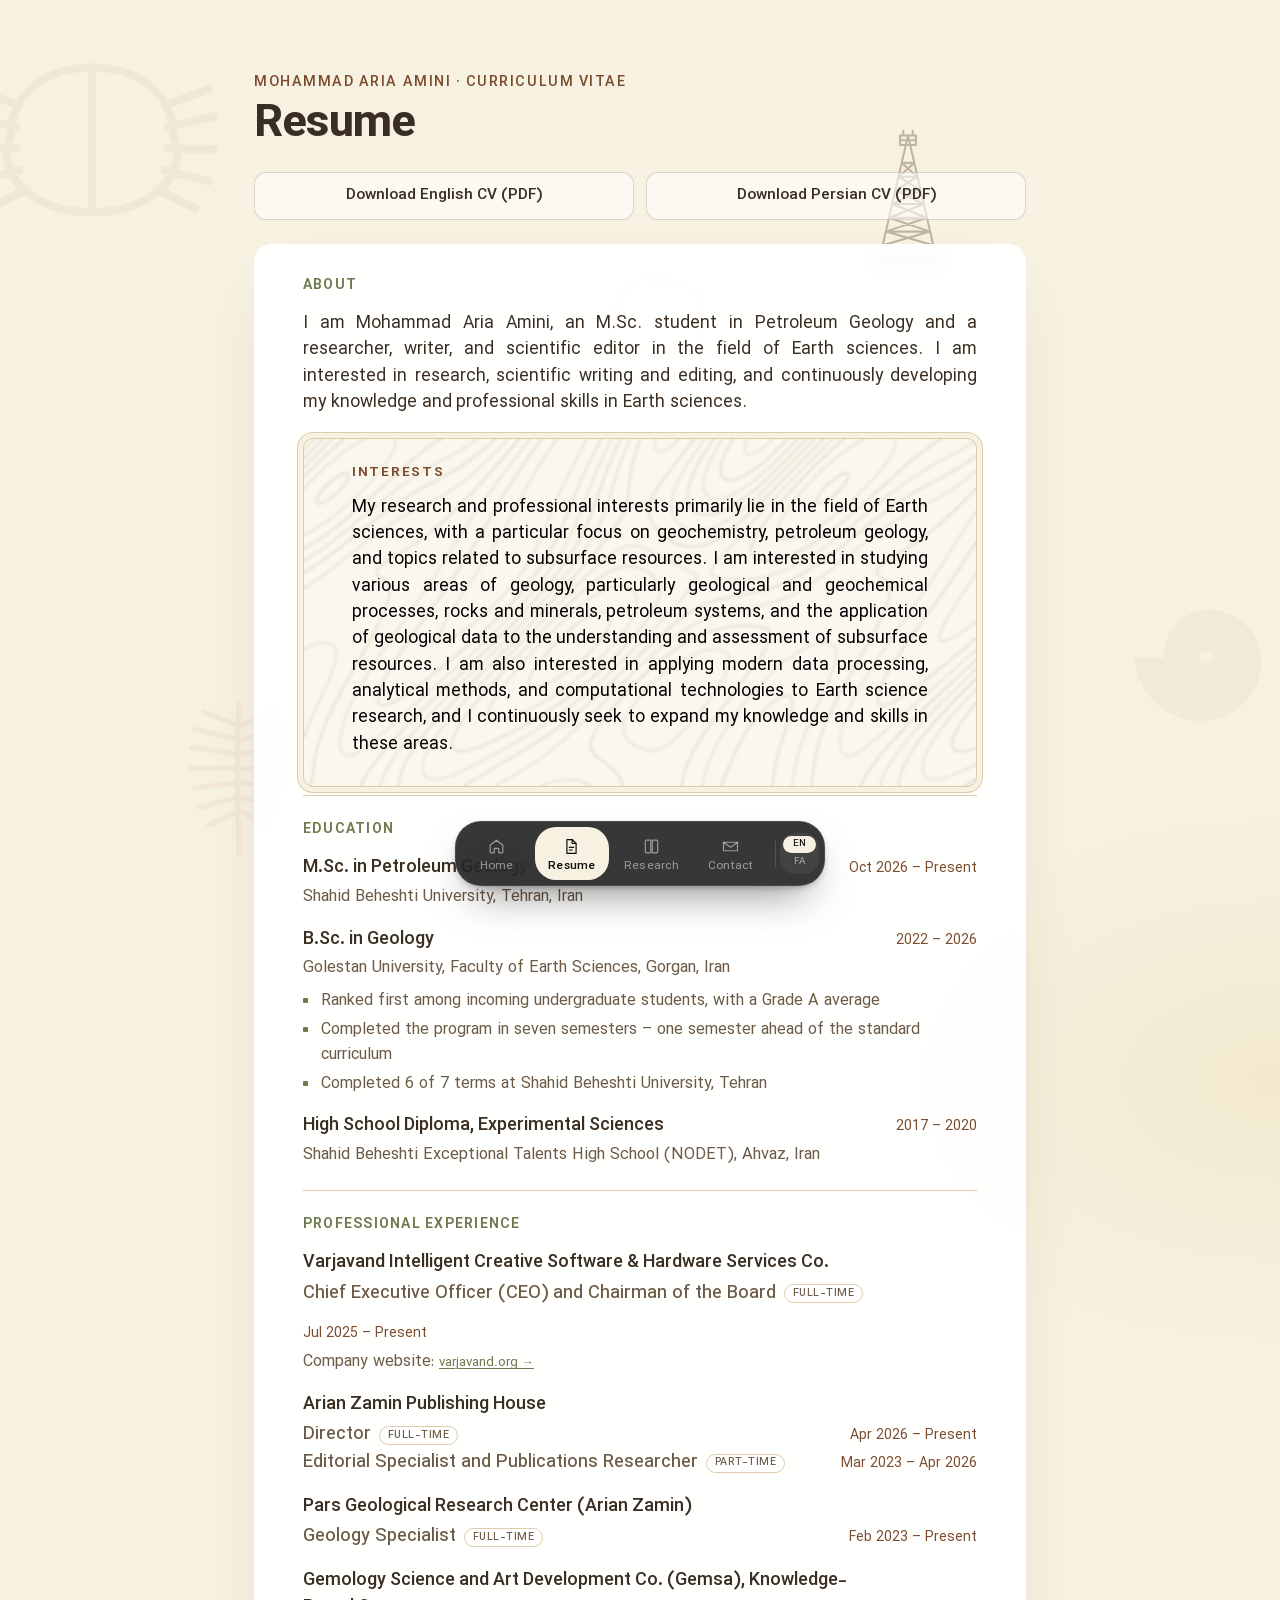
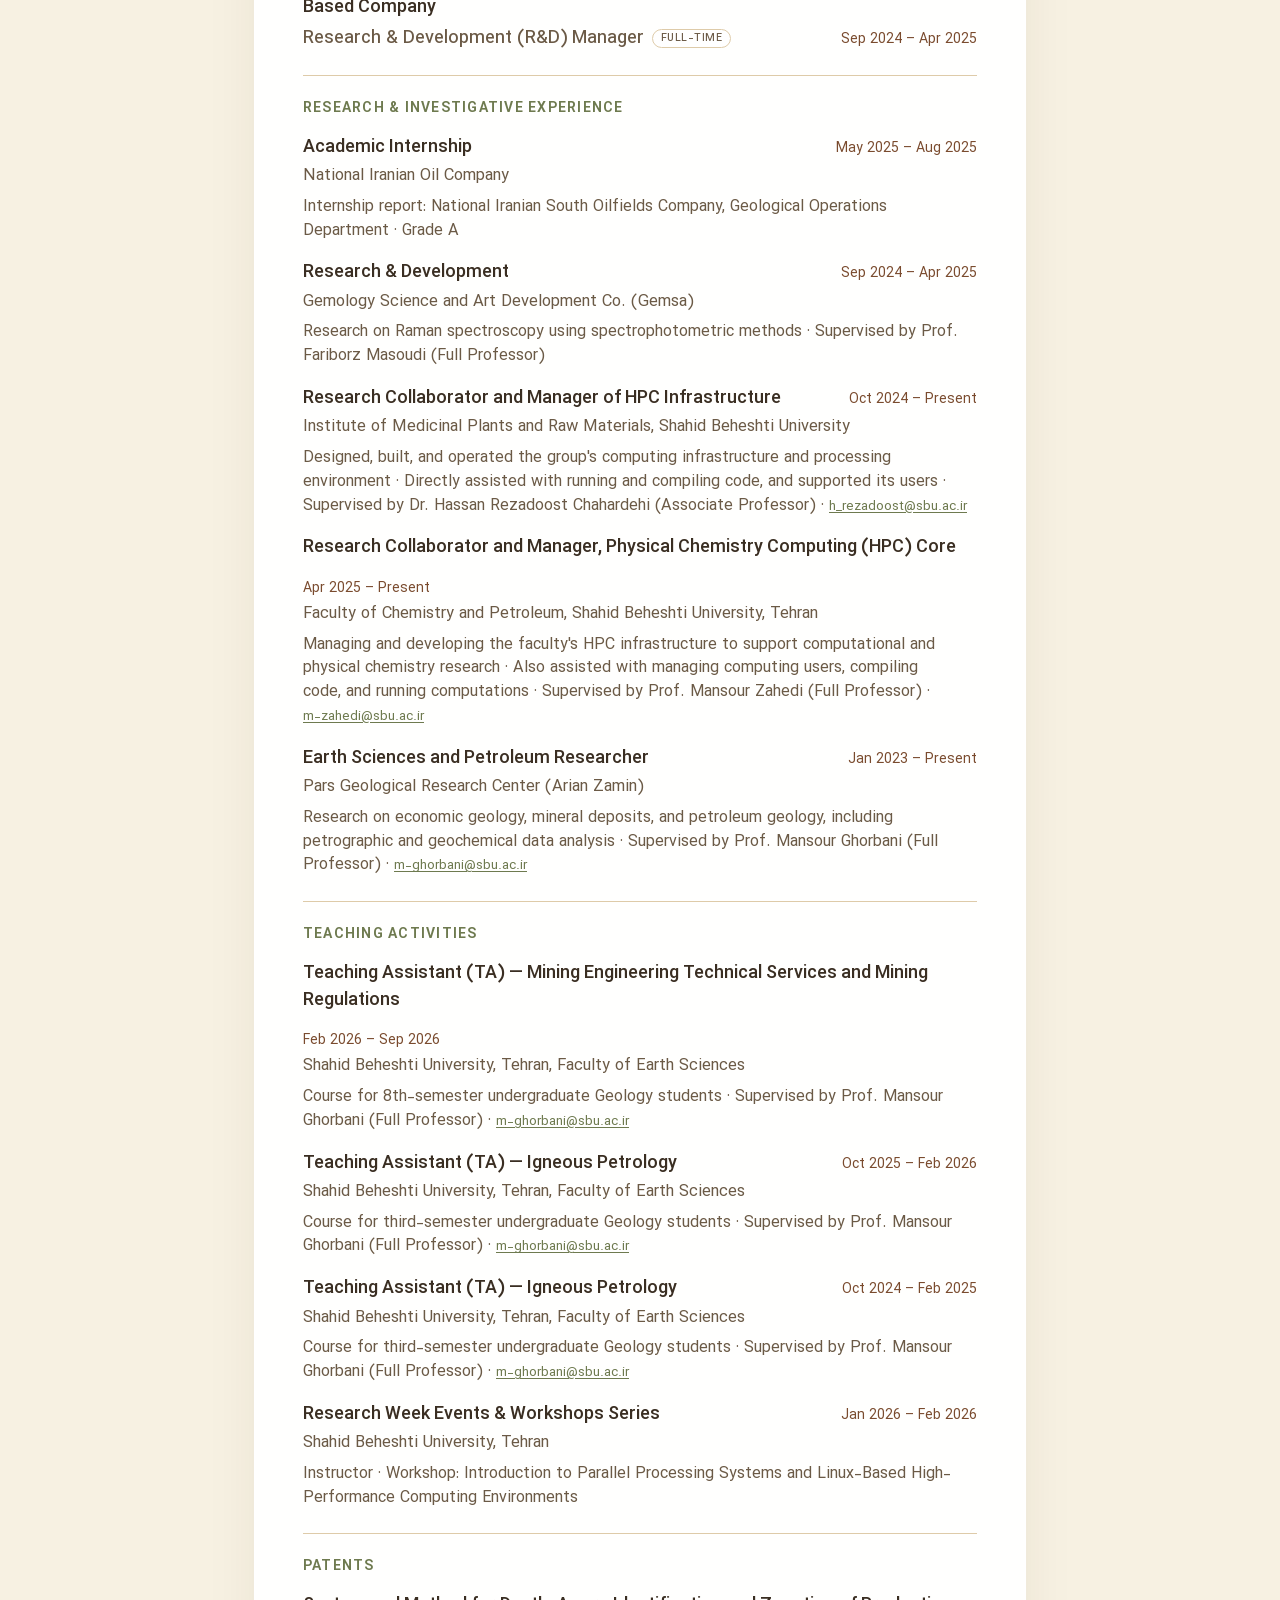
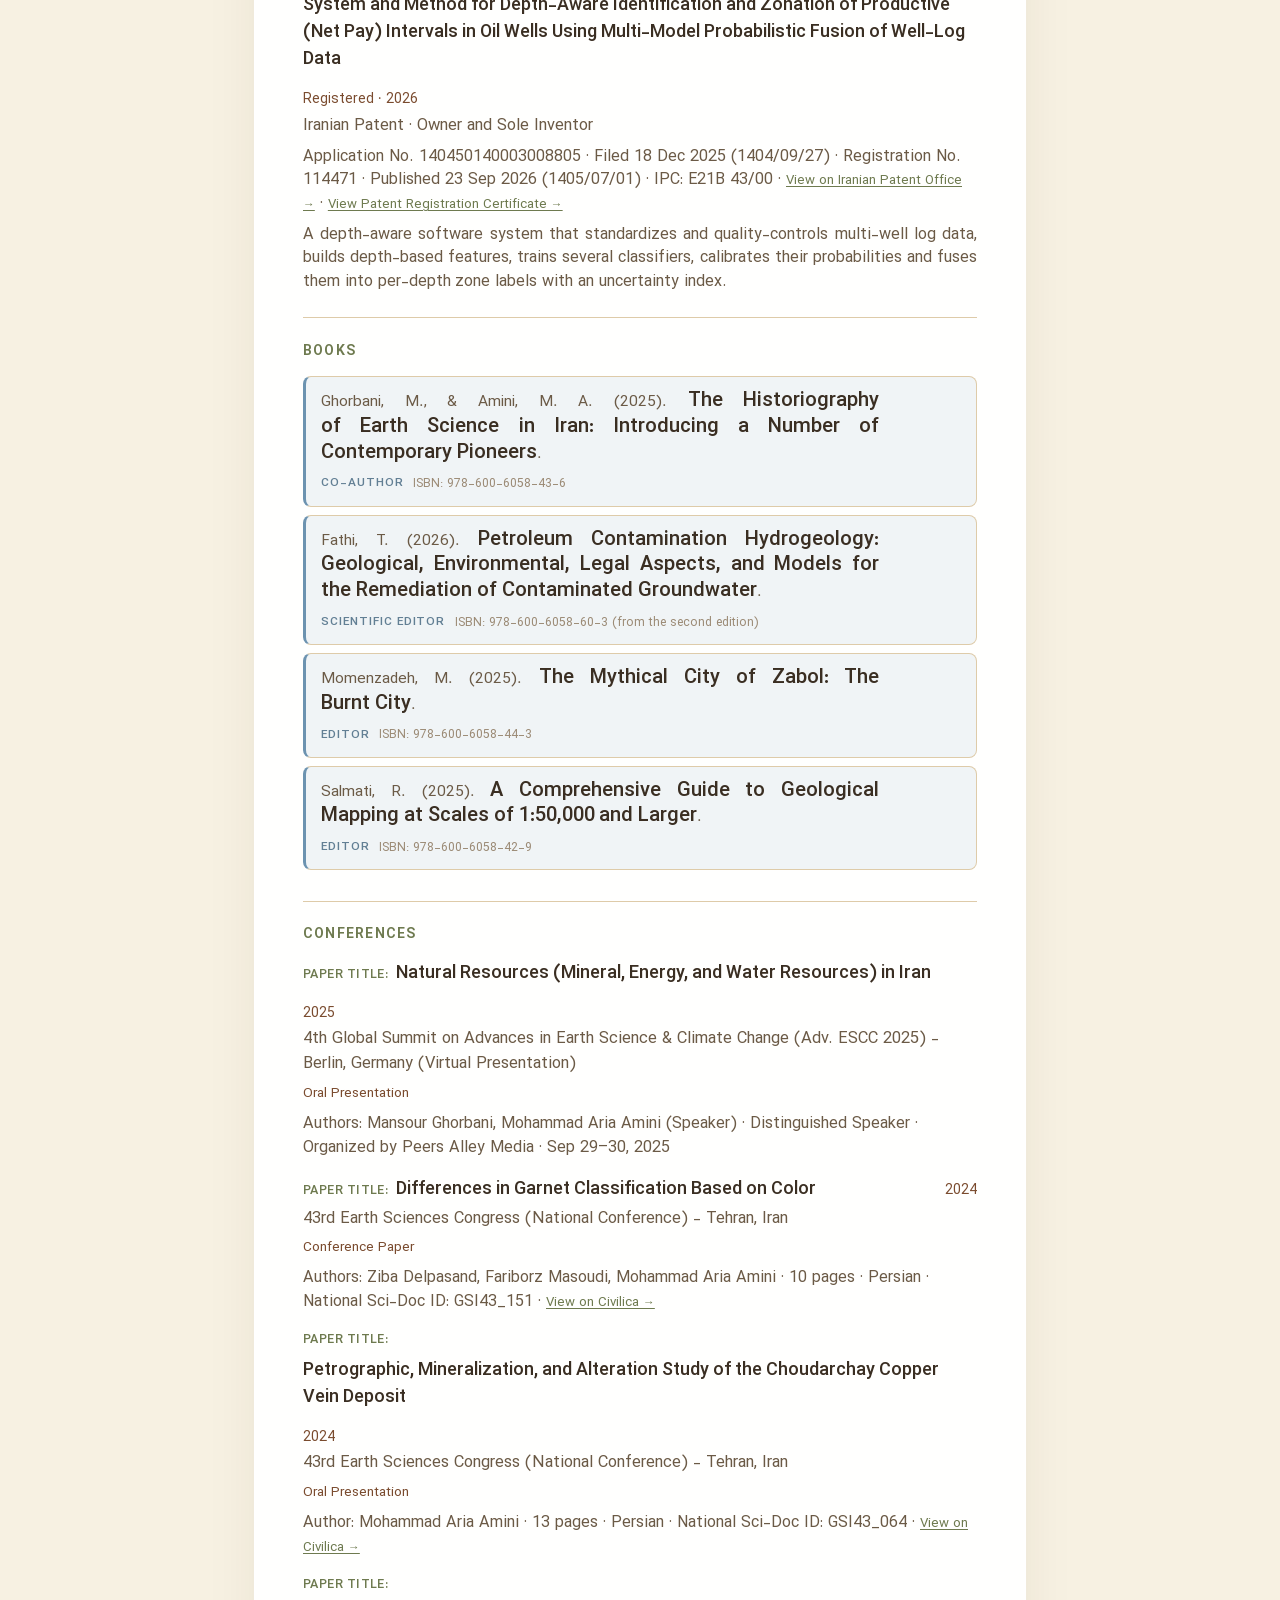
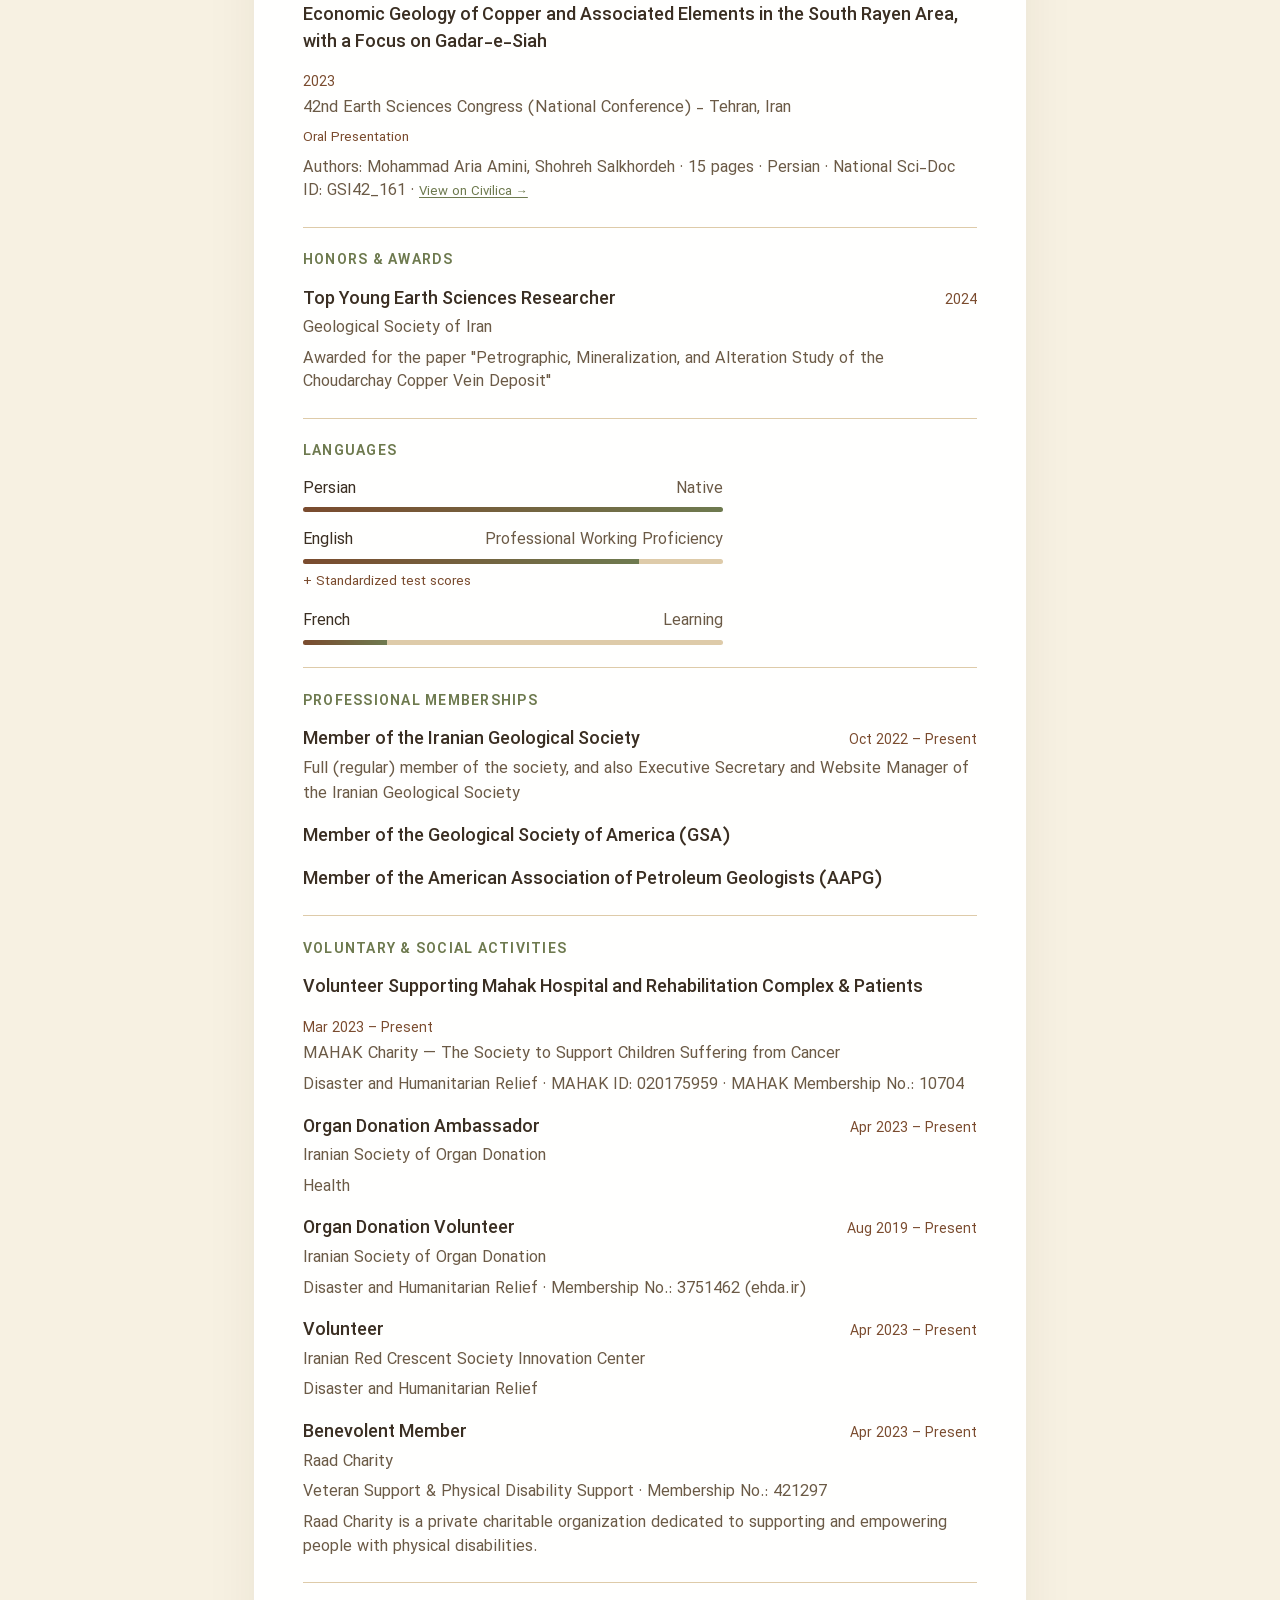
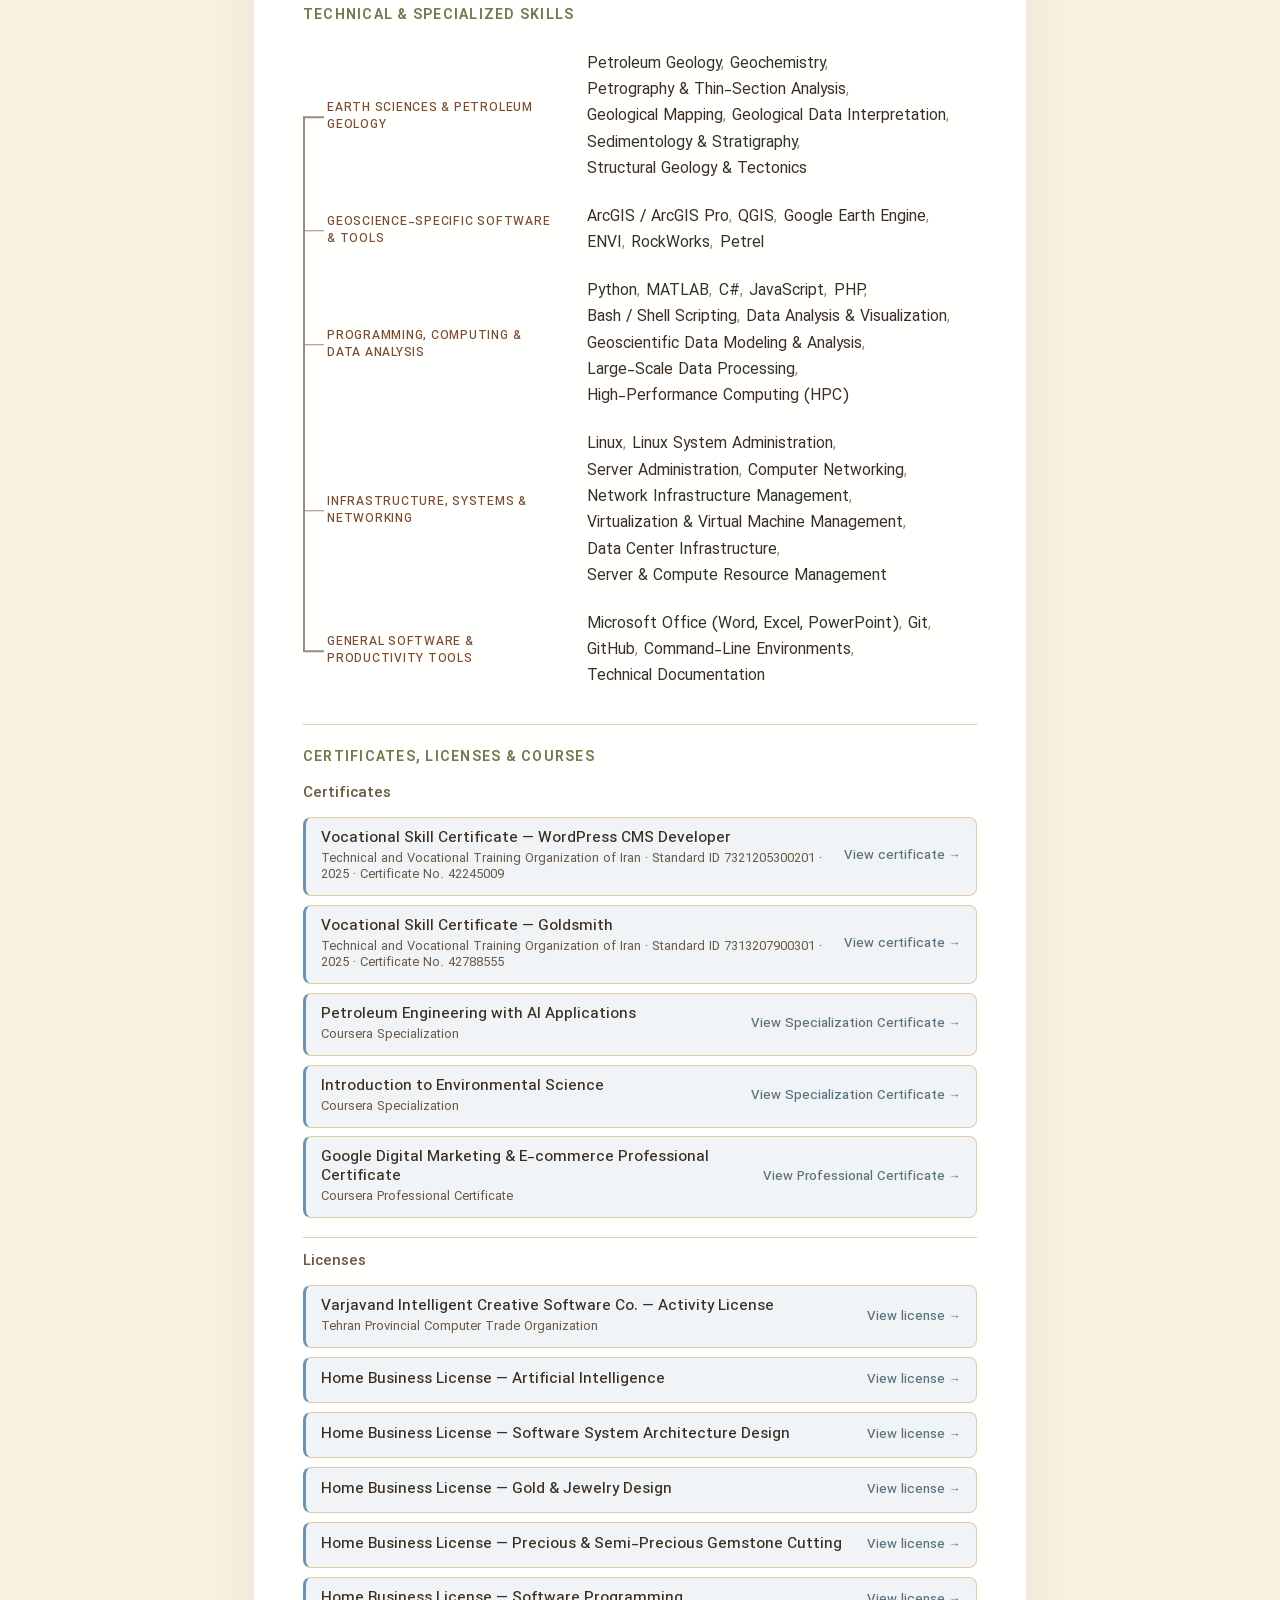
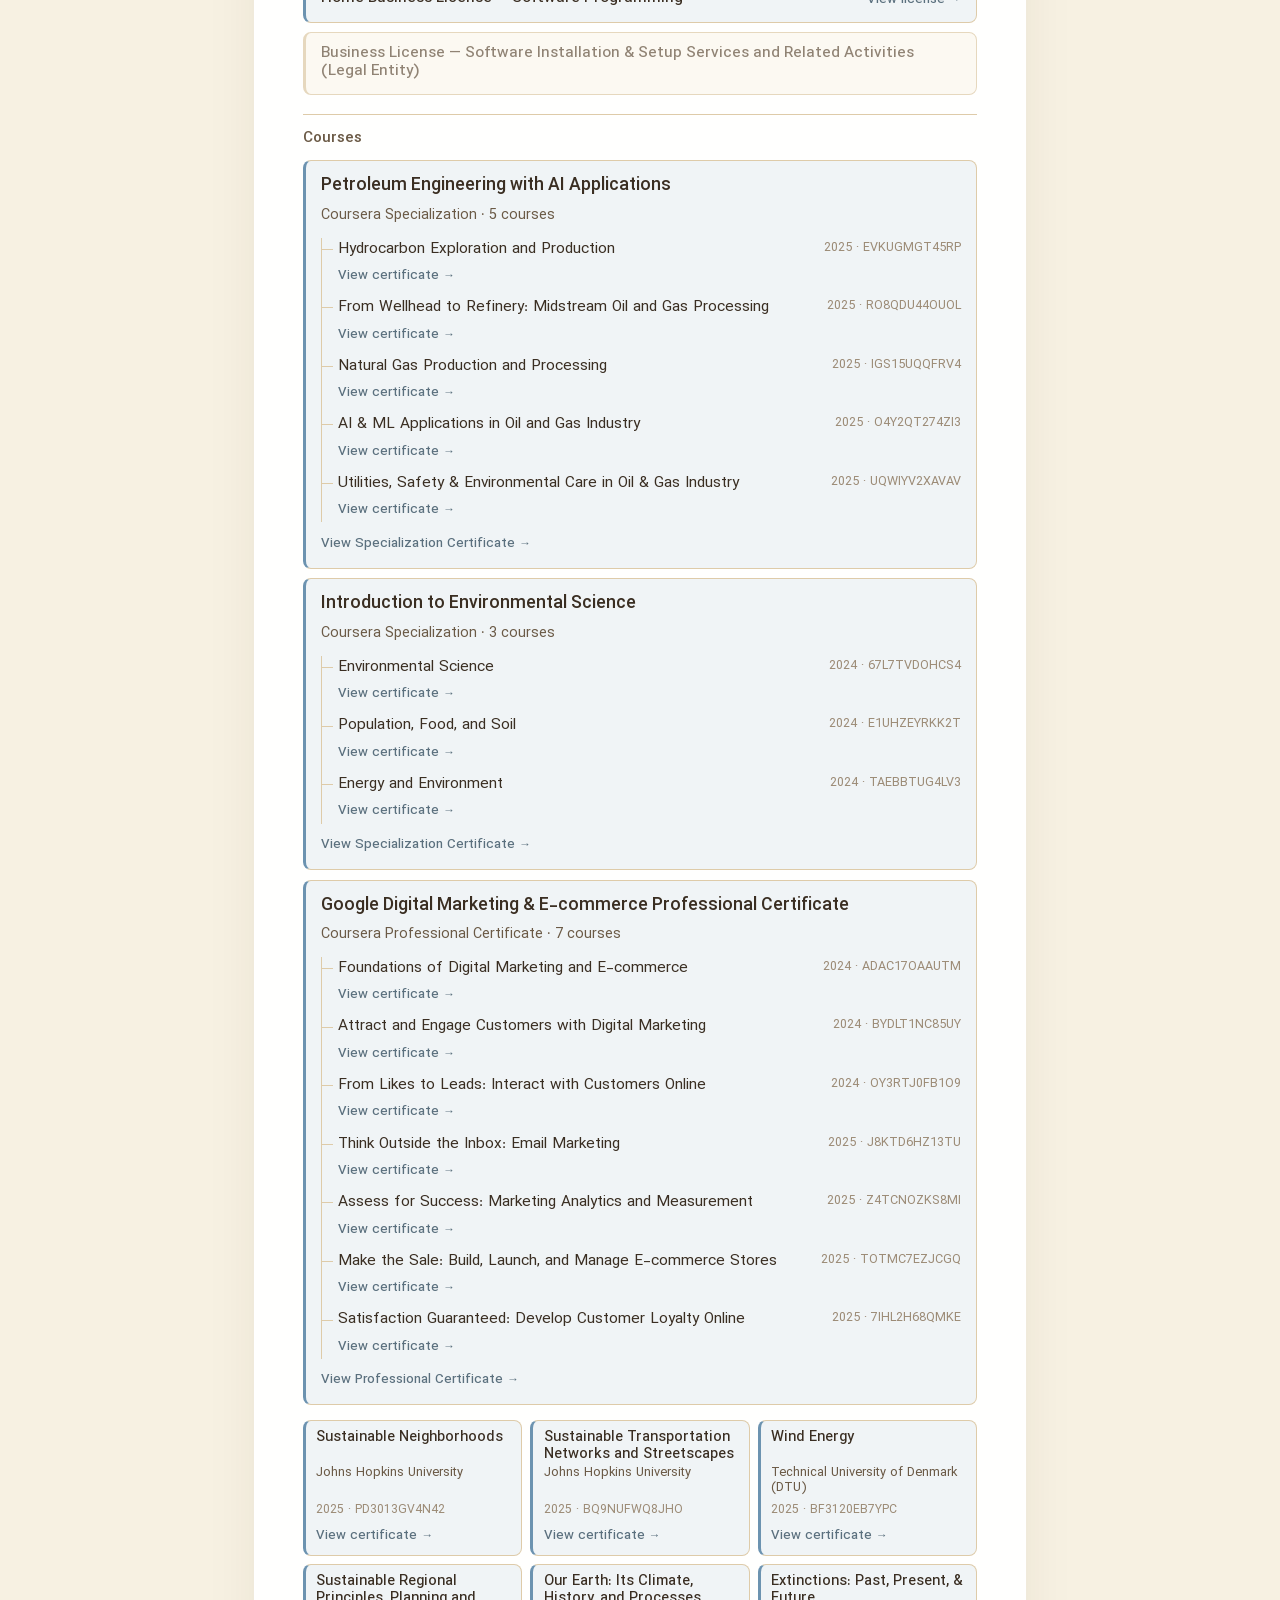
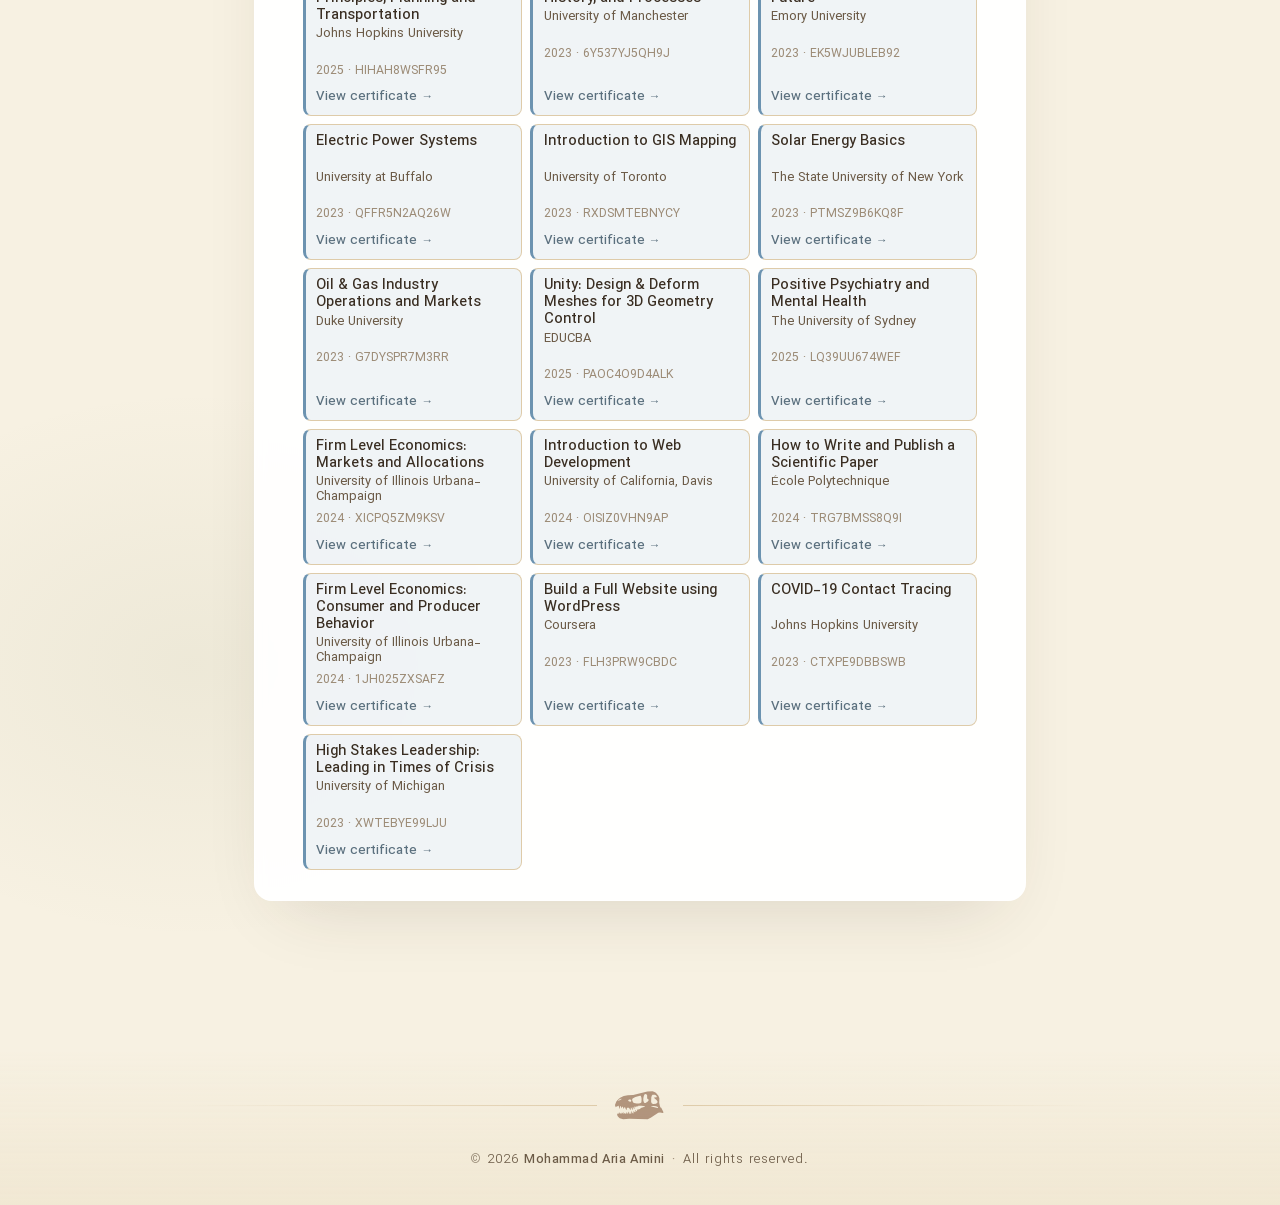
<file: resume/index.html>
<!DOCTYPE html>
<html lang="en" dir="ltr">
<head>
<meta charset="UTF-8">
<meta name="viewport" content="width=device-width, initial-scale=1.0">
<title>Resume - Mohammad Aria Amini</title>
<meta name="description" content="Full resume of Mohammad Aria Amini — education, experience, publications, skills and languages.">
<!-- seo:start — generated by scripts/build_seo.py from scripts/seo_data.py; do not edit by hand -->
<meta name="robots" content="index, follow, max-image-preview:large, max-snippet:-1, max-video-preview:-1">
<meta name="author" content="Mohammad Aria Amini">
<link rel="canonical" href="https://amini.info/resume/">
<link rel="alternate" hreflang="en" href="https://amini.info/resume/">
<link rel="alternate" hreflang="fa" href="https://amini.info/fa/resume/">
<link rel="alternate" hreflang="x-default" href="https://amini.info/resume/">
<meta property="og:type" content="website">
<meta property="og:site_name" content="Mohammad Aria Amini">
<meta property="og:locale" content="en_US">
<meta property="og:locale:alternate" content="fa_IR">
<meta property="og:url" content="https://amini.info/resume/">
<meta property="og:title" content="Resume - Mohammad Aria Amini">
<meta property="og:description" content="Full resume of Mohammad Aria Amini — education, experience, publications, skills and languages.">
<meta property="og:image" content="https://amini.info/assets/img/og-image.jpg">
<meta property="og:image:width" content="1200">
<meta property="og:image:height" content="630">
<meta property="og:image:alt" content="Mohammad Aria Amini">
<meta name="twitter:card" content="summary_large_image">
<meta name="twitter:title" content="Resume - Mohammad Aria Amini">
<meta name="twitter:description" content="Full resume of Mohammad Aria Amini — education, experience, publications, skills and languages.">
<meta name="twitter:image" content="https://amini.info/assets/img/og-image.jpg">
<meta name="twitter:image:alt" content="Mohammad Aria Amini">
<script type="application/ld+json">
{
  "@context": "https://schema.org",
  "@graph": [
    {
      "@type": "Person",
      "@id": "https://amini.info/#person",
      "name": "Mohammad Aria Amini",
      "alternateName": [
        "Aria Amini",
        "M. A. Amini",
        "محمدآریا امینی",
        "محمد آریا امینی",
        "آریا امینی"
      ],
      "givenName": "Mohammad Aria",
      "familyName": "Amini",
      "disambiguatingDescription": "Geologist, Earth sciences researcher and scientific editor based in Tehran, Iran",
      "description": "I am Mohammad Aria Amini, an M.Sc. student in Petroleum Geology and a researcher, writer, and scientific editor in the field of Earth sciences. I am interested in research, scientific writing and editing, and continuously developing my knowledge and professional skills in Earth sciences.",
      "url": "https://amini.info/",
      "mainEntityOfPage": "https://amini.info/",
      "image": {
        "@type": "ImageObject",
        "url": "https://amini.info/assets/img/portrait.jpg",
        "width": 640,
        "height": 800,
        "caption": "Mohammad Aria Amini"
      },
      "email": "aria@amini.info",
      "jobTitle": [
        "Chief Executive Officer (CEO) and Chairman of the Board",
        "Director",
        "Geology Specialist"
      ],
      "worksFor": [
        {
          "@type": "Organization",
          "name": "Varjavand Intelligent Creative Software & Hardware Services Co.",
          "url": "https://varjavand.org/"
        },
        {
          "@type": "Organization",
          "name": "Arian Zamin Publishing House"
        },
        {
          "@type": "Organization",
          "name": "Pars Geological Research Center (Arian Zamin)"
        }
      ],
      "alumniOf": [
        {
          "@type": "EducationalOrganization",
          "name": "Golestan University"
        },
        {
          "@type": "EducationalOrganization",
          "name": "Shahid Beheshti Exceptional Talents High School (NODET)"
        }
      ],
      "memberOf": [
        {
          "@type": "Organization",
          "name": "Geological Society of Iran"
        },
        {
          "@type": "Organization",
          "name": "Geological Society of America",
          "url": "https://www.geosociety.org/"
        },
        {
          "@type": "Organization",
          "name": "American Association of Petroleum Geologists",
          "url": "https://www.aapg.org/"
        }
      ],
      "award": [
        "Top Young Earth Sciences Researcher (Geological Society of Iran, 2024)"
      ],
      "knowsAbout": [
        "Geology",
        "Petroleum Geology",
        "Geochemistry",
        "Economic Geology",
        "Petrography",
        "Earth Sciences",
        "Scientific Editing",
        "High-Performance Computing"
      ],
      "knowsLanguage": [
        {
          "@type": "Language",
          "name": "Persian"
        },
        {
          "@type": "Language",
          "name": "English"
        },
        {
          "@type": "Language",
          "name": "French"
        }
      ],
      "nationality": {
        "@type": "Country",
        "name": "Iran"
      },
      "address": {
        "@type": "PostalAddress",
        "addressLocality": "Tehran",
        "addressCountry": "IR"
      },
      "sameAs": [
        "https://www.linkedin.com/in/mo-aria-amini",
        "https://civilica.com/p/511149/",
        "https://github.com/amini-aria",
        "https://instagram.com/daily.aria",
        "https://t.me/aria_amini"
      ]
    },
    {
      "@type": "WebSite",
      "@id": "https://amini.info/#website",
      "url": "https://amini.info/",
      "name": "Mohammad Aria Amini",
      "alternateName": [
        "Aria Amini",
        "M. A. Amini",
        "محمدآریا امینی"
      ],
      "inLanguage": [
        "en",
        "fa"
      ],
      "publisher": {
        "@id": "https://amini.info/#person"
      },
      "author": {
        "@id": "https://amini.info/#person"
      },
      "copyrightHolder": {
        "@id": "https://amini.info/#person"
      }
    },
    {
      "@type": "WebPage",
      "@id": "https://amini.info/resume/#webpage",
      "url": "https://amini.info/resume/",
      "name": "Resume - Mohammad Aria Amini",
      "description": "Full resume of Mohammad Aria Amini — education, experience, publications, skills and languages.",
      "inLanguage": "en",
      "isPartOf": {
        "@id": "https://amini.info/#website"
      },
      "primaryImageOfPage": {
        "@type": "ImageObject",
        "url": "https://amini.info/assets/img/og-image.jpg",
        "width": 1200,
        "height": 630
      },
      "dateModified": "2026-11-04",
      "about": {
        "@id": "https://amini.info/#person"
      },
      "breadcrumb": {
        "@id": "https://amini.info/resume/#breadcrumb"
      }
    },
    {
      "@type": "BreadcrumbList",
      "@id": "https://amini.info/resume/#breadcrumb",
      "itemListElement": [
        {
          "@type": "ListItem",
          "position": 1,
          "name": "Home",
          "item": "https://amini.info/"
        },
        {
          "@type": "ListItem",
          "position": 2,
          "name": "Resume",
          "item": "https://amini.info/resume/"
        }
      ]
    },
    {
      "@type": "ItemList",
      "@id": "https://amini.info/#nav",
      "name": "Site navigation",
      "itemListElement": [
        {
          "@type": "ListItem",
          "position": 1,
          "item": {
            "@type": "SiteNavigationElement",
            "name": "Home",
            "url": "https://amini.info/"
          }
        },
        {
          "@type": "ListItem",
          "position": 2,
          "item": {
            "@type": "SiteNavigationElement",
            "name": "Resume",
            "url": "https://amini.info/resume/"
          }
        },
        {
          "@type": "ListItem",
          "position": 3,
          "item": {
            "@type": "SiteNavigationElement",
            "name": "Research & Publications",
            "url": "https://amini.info/publications/"
          }
        },
        {
          "@type": "ListItem",
          "position": 4,
          "item": {
            "@type": "SiteNavigationElement",
            "name": "Contact",
            "url": "https://amini.info/contact/"
          }
        }
      ]
    }
  ]
}
</script>
<!-- seo:end -->
<link rel="icon" href="/assets/img/favicon.svg?v=94bd1a3eb9">
<link rel="preload" href="/assets/fonts/IRANSansXVF.woff2" as="font" type="font/woff2" crossorigin>
<link rel="stylesheet" href="/assets/css/fonts.css?v=94bd1a3eb9">
<link rel="stylesheet" href="/assets/css/style.css?v=94bd1a3eb9">
</head>
<body>


<div class="fossil-field" aria-hidden="true">
  <svg class="f1" viewBox="0 0 48 32" fill="none" stroke="currentColor" stroke-width="1.5" stroke-linecap="round" stroke-linejoin="round"><path d="M9 15 C9 7 16 2.5 24 2.5 C32 2.5 39 7 39 15"/><path d="M24 2.5 L24 28.5"/><path d="M10.5 9.5 L2.5 6.5 M10 13.5 L1.5 11.5 M10 17.5 L1.5 17.5 M10.5 21.5 L2.5 23.5 M12 25 L5 28.5"/><path d="M37.5 9.5 L45.5 6.5 M38 13.5 L46.5 11.5 M38 17.5 L46.5 17.5 M37.5 21.5 L45.5 23.5 M36 25 L43 28.5"/><path d="M9 15 C7 19.5 9 25 16.5 28 C20.5 29.6 27.5 29.6 31.5 28 C39 25 41 19.5 39 15"/></svg>
  <svg class="f2" viewBox="0 0 100 100" fill="currentColor"><path d="M55.4,50.0L55.4,51.3L55.0,52.7L54.3,53.9L53.3,54.9L52.1,55.7L50.6,56.1L49.1,56.2L47.6,56.0L46.1,55.3L44.9,54.3L43.8,53.0L43.2,51.5L42.9,49.8L43.0,48.0L43.5,46.3L44.5,44.7L45.9,43.4L47.5,42.4L49.4,41.9L51.4,41.8L53.4,42.3L55.3,43.2L57.0,44.6L58.2,46.3L59.1,48.4L59.4,50.7L59.1,53.0L58.3,55.2L57.0,57.2L55.1,58.8L52.9,60.0L50.4,60.7L47.7,60.6L45.1,60.0L42.7,58.7L40.6,56.8L39.0,54.4L38.0,51.7L37.7,48.7L38.2,45.7L39.3,42.8L41.2,40.2L43.7,38.1L46.7,36.7L50.0,36.0L53.5,36.1L56.9,37.1L60.0,38.9L62.6,41.5L64.6,44.7L65.8,48.3L66.1,52.3L65.4,56.2L63.7,59.9L61.1,63.2L57.7,65.9L53.7,67.6L49.4,68.4L44.8,68.1L40.4,66.6L36.4,64.1L33.0,60.6L30.6,56.3L29.2,51.5L29.0,46.3L30.1,41.1L32.5,36.3L36.0,32.1L40.6,28.8L45.9,26.7L51.7,25.9L57.6,26.5L63.4,28.6L68.5,32.1L72.8,36.8L75.8,42.6L77.4,49.0L77.4,55.8L75.7,62.5L72.4,68.8L67.5,74.1L61.4,78.3L54.3,80.8L46.7,81.6L38.9,80.5L31.5,77.5L24.8,72.7L19.5,66.2L15.7,58.5L13.9,50.0L33.0,50.0L33.9,54.0L35.6,57.6L38.2,60.7L41.3,62.9L44.8,64.4L48.4,64.9L52.0,64.5L55.4,63.3L58.3,61.4L60.5,58.8L62.1,55.9L62.9,52.7L62.9,49.5L62.2,46.5L60.7,43.8L58.7,41.6L56.3,39.9L53.6,38.9L50.8,38.6L48.1,39.0L45.6,40.0L43.4,41.6L41.8,43.6L40.6,45.8L40.1,48.3L40.2,50.7L40.9,53.0L42.0,55.0L43.6,56.6L45.5,57.8L47.6,58.5L49.7,58.7L51.8,58.3L53.6,57.5L55.2,56.2L56.4,54.7L57.2,52.9L57.6,51.1L57.4,49.2L56.9,47.5L55.9,46.0L54.7,44.8L53.2,43.9L51.6,43.5L50.0,43.4L48.4,43.7L47.0,44.4L45.9,45.4L45.0,46.6L44.4,48.0L44.2,49.4L44.4,50.8L44.8,52.1L45.6,53.2L46.6,54.1L47.7,54.7L48.9,55.0L50.2,55.0L51.4,54.7L52.4,54.2L53.3,53.4L53.9,52.4L54.3,51.4L54.4,50.3L54.3,49.2L53.9,48.3L53.3,47.4L52.5,46.8L51.6,46.4L50.7,46.2L49.7,46.2L48.8,46.4L48.1,46.9L47.4,47.5L47.0,48.2L46.7,49.1L46.6,49.9L46.8,50.7L47.1,51.4L47.6,52.0L48.2,52.5L48.9,52.8L49.6,52.9L50.3,52.9L51.0,52.7L51.6,52.3L52.0,51.8L52.4,51.3L52.5,50.6L52.6,50.0Z"/></svg>
  <svg class="f3" viewBox="0 0 48 48" fill="none" stroke="currentColor" stroke-width="1.5" stroke-linecap="round" stroke-linejoin="round"><path d="M24 45 C24 45 23 18 24 3"/><path d="M24 9 L14 5 M24 13 L11.5 10 M24 17 L10.5 15 M24 21 L10.5 21 M24 25 L11.5 26.5 M24 29 L13 32 M24 33 L15.5 37"/><path d="M24 9 L34 5 M24 13 L36.5 10 M24 17 L37.5 15 M24 21 L37.5 21 M24 25 L36.5 26.5 M24 29 L35 32 M24 33 L32.5 37"/></svg>
  <svg class="f4" viewBox="0 0 48 32" fill="none" stroke="currentColor" stroke-width="1.5" stroke-linecap="round" stroke-linejoin="round"><path d="M9 15 C9 7 16 2.5 24 2.5 C32 2.5 39 7 39 15"/><path d="M24 2.5 L24 28.5"/><path d="M9 15 C7 19.5 9 25 16.5 28 C20.5 29.6 27.5 29.6 31.5 28 C39 25 41 19.5 39 15"/></svg>
  <svg class="f5" viewBox="0 0 48 90" fill="none" stroke="currentColor" stroke-width="1.3" stroke-linecap="round" stroke-linejoin="round"><path d="M24.0,6.0 L6.0,84.0 M24.0,6.0 L42.0,84.0 M20.0,23.3 L28.0,23.3 M18.0,32.0 L30.0,32.0 M16.0,40.7 L32.0,40.7 M14.0,49.3 L34.0,49.3 M12.0,58.0 L36.0,58.0 M10.0,66.7 L38.0,66.7 M8.0,75.3 L40.0,75.3 M6.0,84.0 L42.0,84.0 M20.0,23.3 L30.0,32.0 M28.0,23.3 L18.0,32.0 M18.0,32.0 L32.0,40.7 M30.0,32.0 L16.0,40.7 M16.0,40.7 L34.0,49.3 M32.0,40.7 L14.0,49.3 M14.0,49.3 L36.0,58.0 M34.0,49.3 L12.0,58.0 M12.0,58.0 L38.0,66.7 M36.0,58.0 L10.0,66.7 M10.0,66.7 L40.0,75.3 M38.0,66.7 L8.0,75.3 M8.0,75.3 L42.0,84.0 M40.0,75.3 L6.0,84.0"/><path d="M19,6 L29,6 L29,12 L19,12 Z M21,6 L21,3 M27,6 L27,3 M19,9 L29,9"/><path d="M2,84 L46,84 L46,89 L2,89 Z" fill="currentColor" stroke="none"/></svg>
</div>


<div class="page-header">
  <p class="page-header__eyebrow">Mohammad Aria Amini · Curriculum Vitae</p>
  <h1 class="page-header__title">Resume</h1>
  <p class="page-header__updated mono" id="last-updated" data-updated-path="resume/index.html"></p>
  <div class="resume-downloads">
    <a href="/assets/files/Aria-CV-En.pdf" class="btn btn--outline" download="Aria-CV-En.pdf">Download English CV (PDF)</a>
    <a href="/assets/files/Aria-CV-Fa.pdf" class="btn btn--outline" download="Aria-CV-Fa.pdf">Download Persian CV (PDF)</a>
  </div>
</div>

<div class="resume-wrap">
<div class="resume-surface">

  <!-- ══════════════════════════════════════════════════════════════
       EASY-EDIT RESUME. Sections marked PLACEHOLDER show an empty,
       dashed entry (title / organization / date fields) ready to be
       filled in — just replace the bracketed text. Everything else
       is real content, kept in sync with the homepage by hand.
       ══════════════════════════════════════════════════════════════ -->

  <!-- ABOUT ================================================================ -->
  <section class="resume__block">
    <p class="resume__block-title">About</p>
    <p class="resume__lorem justify">
      I am Mohammad Aria Amini, an M.Sc. student in Petroleum Geology and a
      researcher, writer, and scientific editor in the field of Earth
      sciences. I am interested in research, scientific writing and editing,
      and continuously developing my knowledge and professional skills in
      Earth sciences.
    </p>
  </section>

  <!-- INTERESTS — distinct band, per spec ================================= -->
  <div class="interests-band-wrap">
  <div class="interests-band">
    <p class="interests-band__title">Interests</p>
    <p class="interests-band__text justify">
      My research and professional interests primarily lie in the field of
      Earth sciences, with a particular focus on geochemistry, petroleum
      geology, and topics related to subsurface resources. I am interested
      in studying various areas of geology, particularly geological and
      geochemical processes, rocks and minerals, petroleum systems, and the
      application of geological data to the understanding and assessment of
      subsurface resources. I am also interested in applying modern data
      processing, analytical methods, and computational technologies to
      Earth science research, and I continuously seek to expand my knowledge
      and skills in these areas.
    </p>
  </div>
  </div>

  <!-- EDUCATION ============================================================ -->
  <section class="resume__block">
    <p class="resume__block-title">Education</p>
    <div class="resume__entry">
      <div class="resume__entry-head">
        <span class="resume__entry-role">M.Sc. in Petroleum Geology</span>
        <span class="resume__entry-period">Oct 2026 – Present</span>
      </div>
      <p class="resume__entry-org">Shahid Beheshti University, Tehran, Iran</p>
    </div>
    <div class="resume__entry">
      <div class="resume__entry-head">
        <span class="resume__entry-role">B.Sc. in Geology</span>
        <span class="resume__entry-period">2022 – 2026</span>
      </div>
      <p class="resume__entry-org">Golestan University, Faculty of Earth Sciences, Gorgan, Iran</p>
      <ul class="resume__entry-notes">
        <li>Ranked first among incoming undergraduate students, with a Grade A average</li>
        <li>Completed the program in seven semesters – one semester ahead of the standard curriculum</li>
        <li>Completed 6 of 7 terms at Shahid Beheshti University, Tehran</li>
      </ul>
    </div>
    <div class="resume__entry">
      <div class="resume__entry-head">
        <span class="resume__entry-role">High School Diploma, Experimental Sciences</span>
        <span class="resume__entry-period">2017 – 2020</span>
      </div>
      <p class="resume__entry-org">Shahid Beheshti Exceptional Talents High School (NODET), Ahvaz, Iran</p>
    </div>
  </section>

  <!-- PROFESSIONAL EXPERIENCE =============================================== -->
  <section class="resume__block">
    <p class="resume__block-title">Professional Experience</p>
    <div class="resume__entry resume__entry--exp">
      <p class="resume__entry-org resume__entry-org--heading">Varjavand Intelligent Creative Software &amp; Hardware Services Co.</p>
      <div class="resume__entry-head"><span class="resume__entry-role resume__entry-role--sub">Chief Executive Officer (CEO) and Chairman of the Board<span class="resume__role-badge">Full-Time</span></span><span class="resume__entry-period">Jul 2025 – Present</span></div>
      <p class="resume__entry-detail">Company website: <a href="https://varjavand.org/" target="_blank" rel="noopener" class="resume__entry-link">varjavand.org →</a></p>
    </div>
    <div class="resume__entry resume__entry--exp">
      <p class="resume__entry-org resume__entry-org--heading">Arian Zamin Publishing House</p>
      <div class="resume__entry-head"><span class="resume__entry-role resume__entry-role--sub">Director<span class="resume__role-badge">Full-Time</span></span><span class="resume__entry-period">Apr 2026 – Present</span></div>
      <div class="resume__entry-head"><span class="resume__entry-role resume__entry-role--sub">Editorial Specialist and Publications Researcher<span class="resume__role-badge resume__role-badge--part-time">Part-Time</span></span><span class="resume__entry-period">Mar 2023 – Apr 2026</span></div>
    </div>
    <div class="resume__entry resume__entry--exp">
      <p class="resume__entry-org resume__entry-org--heading">Pars Geological Research Center (Arian Zamin)</p>
      <div class="resume__entry-head"><span class="resume__entry-role resume__entry-role--sub">Geology Specialist<span class="resume__role-badge">Full-Time</span></span><span class="resume__entry-period">Feb 2023 – Present</span></div>
    </div>
    <div class="resume__entry resume__entry--exp">
      <p class="resume__entry-org resume__entry-org--heading">Gemology Science and Art Development Co. (Gemsa), Knowledge-Based Company</p>
      <div class="resume__entry-head"><span class="resume__entry-role resume__entry-role--sub">Research &amp; Development (R&amp;D) Manager<span class="resume__role-badge">Full-Time</span></span><span class="resume__entry-period">Sep 2024 – Apr 2025</span></div>
    </div>
  </section>

  <!-- RESEARCH & INVESTIGATIVE EXPERIENCE ==================================== -->
  <section class="resume__block">
    <p class="resume__block-title">Research &amp; Investigative Experience</p>
    <div class="resume__entry">
      <div class="resume__entry-head"><span class="resume__entry-role">Academic Internship</span><span class="resume__entry-period">May 2025 – Aug 2025</span></div>
      <p class="resume__entry-org">National Iranian Oil Company</p>
      <p class="resume__entry-detail">Internship report: National Iranian South Oilfields Company, Geological Operations Department · Grade A</p>
    </div>
    <div class="resume__entry">
      <div class="resume__entry-head"><span class="resume__entry-role">Research &amp; Development</span><span class="resume__entry-period">Sep 2024 – Apr 2025</span></div>
      <p class="resume__entry-org">Gemology Science and Art Development Co. (Gemsa)</p>
      <p class="resume__entry-detail">Research on Raman spectroscopy using spectrophotometric methods · Supervised by Prof. Fariborz Masoudi (Full Professor)</p>
    </div>
    <div class="resume__entry">
      <div class="resume__entry-head"><span class="resume__entry-role">Research Collaborator and Manager of HPC Infrastructure</span><span class="resume__entry-period">Oct 2024 – Present</span></div>
      <p class="resume__entry-org">Institute of Medicinal Plants and Raw Materials, Shahid Beheshti University</p>
      <p class="resume__entry-detail">Designed, built, and operated the group's computing infrastructure and processing environment · Directly assisted with running and compiling code, and supported its users · Supervised by Dr. Hassan Rezadoost Chahardehi (Associate Professor) · <a href="mailto:h_rezadoost@sbu.ac.ir" class="resume__entry-link">h_rezadoost@sbu.ac.ir</a></p>
    </div>
    <div class="resume__entry">
      <div class="resume__entry-head"><span class="resume__entry-role">Research Collaborator and Manager, Physical Chemistry Computing (HPC) Core</span><span class="resume__entry-period">Apr 2025 – Present</span></div>
      <p class="resume__entry-org">Faculty of Chemistry and Petroleum, Shahid Beheshti University, Tehran</p>
      <p class="resume__entry-detail">Managing and developing the faculty's HPC infrastructure to support computational and physical chemistry research · Also assisted with managing computing users, compiling code, and running computations · Supervised by Prof. Mansour Zahedi (Full Professor) · <a href="mailto:m-zahedi@sbu.ac.ir" class="resume__entry-link">m-zahedi@sbu.ac.ir</a></p>
    </div>
    <div class="resume__entry">
      <div class="resume__entry-head"><span class="resume__entry-role">Earth Sciences and Petroleum Researcher</span><span class="resume__entry-period">Jan 2023 – Present</span></div>
      <p class="resume__entry-org">Pars Geological Research Center (Arian Zamin)</p>
      <p class="resume__entry-detail">Research on economic geology, mineral deposits, and petroleum geology, including petrographic and geochemical data analysis · Supervised by Prof. Mansour Ghorbani (Full Professor) · <a href="mailto:m-ghorbani@sbu.ac.ir" class="resume__entry-link">m-ghorbani@sbu.ac.ir</a></p>
    </div>
  </section>

  <!-- TEACHING ACTIVITIES — real ======================================= -->
  <section class="resume__block">
    <p class="resume__block-title">Teaching Activities</p>
    <div class="resume__entry">
      <div class="resume__entry-head"><span class="resume__entry-role">Teaching Assistant (TA) — Mining Engineering Technical Services and Mining Regulations</span><span class="resume__entry-period">Feb 2026 – Sep 2026</span></div>
      <p class="resume__entry-org">Shahid Beheshti University, Tehran, Faculty of Earth Sciences</p>
      <p class="resume__entry-detail">Course for 8th-semester undergraduate Geology students · Supervised by Prof. Mansour Ghorbani (Full Professor) · <a href="mailto:m-ghorbani@sbu.ac.ir" class="resume__entry-link">m-ghorbani@sbu.ac.ir</a></p>
    </div>
    <div class="resume__entry">
      <div class="resume__entry-head"><span class="resume__entry-role">Teaching Assistant (TA) — Igneous Petrology</span><span class="resume__entry-period">Oct 2025 – Feb 2026</span></div>
      <p class="resume__entry-org">Shahid Beheshti University, Tehran, Faculty of Earth Sciences</p>
      <p class="resume__entry-detail">Course for third-semester undergraduate Geology students · Supervised by Prof. Mansour Ghorbani (Full Professor) · <a href="mailto:m-ghorbani@sbu.ac.ir" class="resume__entry-link">m-ghorbani@sbu.ac.ir</a></p>
    </div>
    <div class="resume__entry">
      <div class="resume__entry-head"><span class="resume__entry-role">Teaching Assistant (TA) — Igneous Petrology</span><span class="resume__entry-period">Oct 2024 – Feb 2025</span></div>
      <p class="resume__entry-org">Shahid Beheshti University, Tehran, Faculty of Earth Sciences</p>
      <p class="resume__entry-detail">Course for third-semester undergraduate Geology students · Supervised by Prof. Mansour Ghorbani (Full Professor) · <a href="mailto:m-ghorbani@sbu.ac.ir" class="resume__entry-link">m-ghorbani@sbu.ac.ir</a></p>
    </div>
    <div class="resume__entry">
      <div class="resume__entry-head"><span class="resume__entry-role">Research Week Events &amp; Workshops Series</span><span class="resume__entry-period">Jan 2026 – Feb 2026</span></div>
      <p class="resume__entry-org">Shahid Beheshti University, Tehran</p>
      <p class="resume__entry-detail">Instructor · Workshop: Introduction to Parallel Processing Systems and Linux-Based High-Performance Computing Environments</p>
    </div>
  </section>

  <!-- PATENTS — real ============================================== -->
  <section class="resume__block">
    <p class="resume__block-title">Patents</p>
    <div class="resume__entry">
      <div class="resume__entry-head"><span class="resume__entry-role">System and Method for Depth-Aware Identification and Zonation of Productive (Net Pay) Intervals in Oil Wells Using Multi-Model Probabilistic Fusion of Well-Log Data</span><span class="resume__entry-period">Registered · 2026</span></div>
      <p class="resume__entry-org">Iranian Patent · Owner and Sole Inventor</p>
      <p class="resume__entry-detail">Application No. 140450140003008805 · Filed 18 Dec 2025 (1404/09/27) · Registration No. 114471 · Published 23 Sep 2026 (1405/07/01) · IPC: E21B 43/00 · <a href="https://ipm.ssaa.ir/Issue-IssueResult?page=1&DecNo=140450140003008805&IssueId=7007e91773564b4d891344f2a232e917&RN=114471" target="_blank" rel="noopener" class="resume__entry-link">View on Iranian Patent Office →</a> · <a href="/assets/files/licenses/redacted-image.png" target="_blank" rel="noopener" class="resume__entry-link">View Patent Registration Certificate →</a></p>
      <p class="resume__entry-detail justify">A depth-aware software system that standardizes and quality-controls multi-well log data, builds depth-based features, trains several classifiers, calibrates their probabilities and fuses them into per-depth zone labels with an uncertainty index.</p>
    </div>
  </section>

  <!-- BOOKS — real ============================================================ -->
  <section class="resume__block">
    <p class="resume__block-title">Books</p>
    <div class="pub-card">
      <p class="pub-card__citation">Ghorbani, M., &amp; Amini, M. A. (2025). <cite class="pub-card__title">The Historiography of Earth Science in Iran: Introducing a Number of Contemporary Pioneers</cite>.</p>
      <div class="pub-card__meta"><span class="pub-card__role">Co-author</span><span class="pub-card__isbn">ISBN: <bdi class="pub-card__isbn-code" dir="ltr">978-600-6058-43-6</bdi></span></div>
    </div>
    <div class="pub-card">
      <p class="pub-card__citation">Fathi, T. (2026). <cite class="pub-card__title">Petroleum Contamination Hydrogeology: Geological, Environmental, Legal Aspects, and Models for the Remediation of Contaminated Groundwater</cite>.</p>
      <div class="pub-card__meta"><span class="pub-card__role">Scientific Editor</span><span class="pub-card__isbn">ISBN: <bdi class="pub-card__isbn-code" dir="ltr">978-600-6058-60-3</bdi> (from the second edition)</span></div>
    </div>
    <div class="pub-card">
      <p class="pub-card__citation">Momenzadeh, M. (2025). <cite class="pub-card__title">The Mythical City of Zabol: The Burnt City</cite>.</p>
      <div class="pub-card__meta"><span class="pub-card__role">Editor</span><span class="pub-card__isbn">ISBN: <bdi class="pub-card__isbn-code" dir="ltr">978-600-6058-44-3</bdi></span></div>
    </div>
    <div class="pub-card">
      <p class="pub-card__citation">Salmati, R. (2025). <cite class="pub-card__title">A Comprehensive Guide to Geological Mapping at Scales of 1:50,000 and Larger</cite>.</p>
      <div class="pub-card__meta"><span class="pub-card__role">Editor</span><span class="pub-card__isbn">ISBN: <bdi class="pub-card__isbn-code" dir="ltr">978-600-6058-42-9</bdi></span></div>
    </div>
  </section>

  <!-- CONFERENCES — real ============================================== -->
  <section class="resume__block">
    <p class="resume__block-title">Conferences</p>
    <div class="resume__entry">
      <div class="resume__entry-head"><span class="resume__entry-title-wrap"><span class="resume__entry-kicker">Paper Title:</span><span class="resume__entry-role">Natural Resources (Mineral, Energy, and Water Resources) in Iran</span></span><span class="resume__entry-period">2025</span></div>
      <p class="resume__entry-org">4th Global Summit on Advances in Earth Science &amp; Climate Change (Adv. ESCC 2025) - Berlin, Germany (Virtual Presentation)</p>
      <span class="resume__entry-tag">Oral Presentation</span>
      <p class="resume__entry-detail">Authors: Mansour Ghorbani, Mohammad Aria Amini (Speaker) · Distinguished Speaker · Organized by Peers Alley Media · Sep 29–30, 2025</p>
    </div>
    <div class="resume__entry">
      <div class="resume__entry-head"><span class="resume__entry-title-wrap"><span class="resume__entry-kicker">Paper Title:</span><span class="resume__entry-role">Differences in Garnet Classification Based on Color</span></span><span class="resume__entry-period">2024</span></div>
      <p class="resume__entry-org">43rd Earth Sciences Congress (National Conference) - Tehran, Iran</p>
      <span class="resume__entry-tag">Conference Paper</span>
      <p class="resume__entry-detail">Authors: Ziba Delpasand, Fariborz Masoudi, Mohammad Aria Amini · 10 pages · Persian · National Sci-Doc ID: GSI43_151 · <a href="https://civilica.com/doc/2419015/" target="_blank" rel="noopener" class="resume__entry-link">View on Civilica →</a></p>
    </div>
    <div class="resume__entry">
      <div class="resume__entry-head"><span class="resume__entry-title-wrap"><span class="resume__entry-kicker">Paper Title:</span><span class="resume__entry-role">Petrographic, Mineralization, and Alteration Study of the Choudarchay Copper Vein Deposit</span></span><span class="resume__entry-period">2024</span></div>
      <p class="resume__entry-org">43rd Earth Sciences Congress (National Conference) - Tehran, Iran</p>
      <span class="resume__entry-tag">Oral Presentation</span>
      <p class="resume__entry-detail">Author: Mohammad Aria Amini · 13 pages · Persian · National Sci-Doc ID: GSI43_064 · <a href="https://civilica.com/doc/2418928/" target="_blank" rel="noopener" class="resume__entry-link">View on Civilica →</a></p>
    </div>
    <div class="resume__entry">
      <div class="resume__entry-head"><span class="resume__entry-title-wrap"><span class="resume__entry-kicker">Paper Title:</span><span class="resume__entry-role">Economic Geology of Copper and Associated Elements in the South Rayen Area, with a Focus on Gadar-e-Siah</span></span><span class="resume__entry-period">2023</span></div>
      <p class="resume__entry-org">42nd Earth Sciences Congress (National Conference) - Tehran, Iran</p>
      <span class="resume__entry-tag">Oral Presentation</span>
      <p class="resume__entry-detail">Authors: Mohammad Aria Amini, Shohreh Salkhordeh · 15 pages · Persian · National Sci-Doc ID: GSI42_161 · <a href="https://civilica.com/doc/1963822/" target="_blank" rel="noopener" class="resume__entry-link">View on Civilica →</a></p>
    </div>
  </section>

  <!-- HONORS & AWARDS — real ============================================ -->
  <section class="resume__block">
    <p class="resume__block-title">Honors &amp; Awards</p>
    <div class="resume__entry">
      <div class="resume__entry-head"><span class="resume__entry-role">Top Young Earth Sciences Researcher</span><span class="resume__entry-period">2024</span></div>
      <p class="resume__entry-org">Geological Society of Iran</p>
      <p class="resume__entry-detail">Awarded for the paper "Petrographic, Mineralization, and Alteration Study of the Choudarchay Copper Vein Deposit"</p>
    </div>
  </section>

  <!-- LANGUAGES ================================================================ -->
  <section class="resume__block">
    <p class="resume__block-title">Languages</p>
    <div class="lang-bars">
      <div>
        <div class="lang-bar__top"><span>Persian</span><span class="lang-bar__level">Native</span></div>
        <div class="lang-bar__track"><div class="lang-bar__fill" style="width:100%"></div></div>
      </div>
      <div>
        <div class="lang-bar__top"><span>English</span><span class="lang-bar__level">Professional Working Proficiency</span></div>
        <div class="lang-bar__track"><div class="lang-bar__fill" style="width:80%"></div></div>
        <details class="lang-scores">
          <summary class="lang-scores__toggle">Standardized test scores</summary>
          <div class="lang-scores__body">
            <p class="lang-scores__test-title">GRE General Test <span class="lang-scores__date">Taken: Dec 11, 2024 · Expires: Dec 11, 2029</span></p>
            <div class="lang-scores__row"><span>Verbal Reasoning</span><span>166 / 170</span></div>
            <div class="lang-scores__row"><span>Quantitative Reasoning</span><span>166 / 170</span></div>
            <div class="lang-scores__row"><span>Analytical Writing</span><span>4.0 / 6.0 · 63rd percentile</span></div>
            <p class="lang-scores__test-title">TOEFL iBT <span class="lang-scores__date">Taken: Jan 1, 2025 · Expires: Jan 1, 2027</span></p>
            <div class="lang-scores__row"><span>Total Score</span><span>102 / 120</span></div>
            <div class="lang-scores__row"><span>Reading</span><span>30 / 30</span></div>
            <div class="lang-scores__row"><span>Listening</span><span>27 / 30</span></div>
            <div class="lang-scores__row"><span>Writing</span><span>28 / 30</span></div>
            <div class="lang-scores__row"><span>Speaking</span><span>17 / 30</span></div>
          </div>
        </details>
      </div>
      <div>
        <div class="lang-bar__top"><span>French</span><span class="lang-bar__level">Learning</span></div>
        <div class="lang-bar__track"><div class="lang-bar__fill" style="width:20%"></div></div>
      </div>
    </div>
  </section>

  <!-- PROFESSIONAL MEMBERSHIPS — real ========================================= -->
  <section class="resume__block">
    <p class="resume__block-title">Professional Memberships</p>
    <div class="resume__entry">
      <div class="resume__entry-head"><span class="resume__entry-role">Member of the Iranian Geological Society</span><span class="resume__entry-period">Oct 2022 – Present</span></div>
      <p class="resume__entry-org">Full (regular) member of the society, and also Executive Secretary and Website Manager of the Iranian Geological Society</p>
    </div>
    <div class="resume__entry">
      <div class="resume__entry-head"><span class="resume__entry-role">Member of the Geological Society of America (GSA)</span></div>
    </div>
    <div class="resume__entry">
      <div class="resume__entry-head"><span class="resume__entry-role">Member of the American Association of Petroleum Geologists (AAPG)</span></div>
    </div>
  </section>

  <!-- VOLUNTARY & SOCIAL ACTIVITIES — real ========================================= -->
  <section class="resume__block">
    <p class="resume__block-title">Voluntary &amp; Social Activities</p>
    <div class="resume__entry">
      <div class="resume__entry-head"><span class="resume__entry-role">Volunteer Supporting Mahak Hospital and Rehabilitation Complex &amp; Patients</span><span class="resume__entry-period">Mar 2023 – Present</span></div>
      <p class="resume__entry-org">MAHAK Charity — The Society to Support Children Suffering from Cancer</p>
      <p class="resume__entry-detail">Disaster and Humanitarian Relief · MAHAK ID: 020175959 · MAHAK Membership No.: 10704</p>
    </div>
    <div class="resume__entry">
      <div class="resume__entry-head"><span class="resume__entry-role">Organ Donation Ambassador</span><span class="resume__entry-period">Apr 2023 – Present</span></div>
      <p class="resume__entry-org">Iranian Society of Organ Donation</p>
      <p class="resume__entry-detail">Health</p>
    </div>
    <div class="resume__entry">
      <div class="resume__entry-head"><span class="resume__entry-role">Organ Donation Volunteer</span><span class="resume__entry-period">Aug 2019 – Present</span></div>
      <p class="resume__entry-org">Iranian Society of Organ Donation</p>
      <p class="resume__entry-detail">Disaster and Humanitarian Relief · Membership No.: 3751462 (ehda.ir)</p>
    </div>
    <div class="resume__entry">
      <div class="resume__entry-head"><span class="resume__entry-role">Volunteer</span><span class="resume__entry-period">Apr 2023 – Present</span></div>
      <p class="resume__entry-org">Iranian Red Crescent Society Innovation Center</p>
      <p class="resume__entry-detail">Disaster and Humanitarian Relief</p>
    </div>
    <div class="resume__entry">
      <div class="resume__entry-head"><span class="resume__entry-role">Benevolent Member</span><span class="resume__entry-period">Apr 2023 – Present</span></div>
      <p class="resume__entry-org">Raad Charity</p>
      <p class="resume__entry-detail">Veteran Support &amp; Physical Disability Support · Membership No.: 421297</p>
      <p class="resume__entry-detail">Raad Charity is a private charitable organization dedicated to supporting and empowering people with physical disabilities.</p>
    </div>
  </section>

  <!-- SKILLS ================================================================ -->
  <section class="resume__block">
    <p class="resume__block-title">Technical &amp; Specialized Skills</p>
    <div class="skills-groups">
      <div class="skills-group">
        <span class="skills-group__label">Earth Sciences &amp; Petroleum Geology</span>
        <ul class="skills-list" role="list"><li>Petroleum Geology</li><li>Geochemistry</li><li>Petrography &amp; Thin-Section Analysis</li><li>Geological Mapping</li><li>Geological Data Interpretation</li><li>Sedimentology &amp; Stratigraphy</li><li>Structural Geology &amp; Tectonics</li></ul>
      </div>
      <div class="skills-group">
        <span class="skills-group__label">Geoscience-Specific Software &amp; Tools</span>
        <ul class="skills-list" role="list"><li>ArcGIS / ArcGIS Pro</li><li>QGIS</li><li>Google Earth Engine</li><li>ENVI</li><li>RockWorks</li><li>Petrel</li></ul>
      </div>
      <div class="skills-group">
        <span class="skills-group__label">Programming, Computing &amp; Data Analysis</span>
        <ul class="skills-list" role="list"><li>Python</li><li>MATLAB</li><li>C#</li><li>JavaScript</li><li>PHP</li><li>Bash / Shell Scripting</li><li>Data Analysis &amp; Visualization</li><li>Geoscientific Data Modeling &amp; Analysis</li><li>Large-Scale Data Processing</li><li>High-Performance Computing (HPC)</li></ul>
      </div>
      <div class="skills-group">
        <span class="skills-group__label">Infrastructure, Systems &amp; Networking</span>
        <ul class="skills-list" role="list"><li>Linux</li><li>Linux System Administration</li><li>Server Administration</li><li>Computer Networking</li><li>Network Infrastructure Management</li><li>Virtualization &amp; Virtual Machine Management</li><li>Data Center Infrastructure</li><li>Server &amp; Compute Resource Management</li></ul>
      </div>
      <div class="skills-group">
        <span class="skills-group__label">General Software &amp; Productivity Tools</span>
        <ul class="skills-list" role="list"><li>Microsoft Office (Word, Excel, PowerPoint)</li><li>Git</li><li>GitHub</li><li>Command-Line Environments</li><li>Technical Documentation</li></ul>
      </div>
    </div>
  </section>

  <!-- LICENSES & CERTIFICATIONS ================================================ -->
  <section class="resume__block">
    <p class="resume__block-title">Certificates, Licenses &amp; Courses</p>

    <p class="resume__group-title resume__group-title--first">Certificates</p>
    <div class="doc-row-list">
      <div class="doc-row">
        <div class="doc-row__main">
          <span class="doc-row__title">Vocational Skill Certificate — WordPress CMS Developer</span>
          <span class="doc-row__meta">Technical and Vocational Training Organization of Iran · Standard ID 7321205300201 · 2025 · Certificate No. 42245009</span>
        </div>
        <a class="doc-row__link" href="/assets/files/certificates/wordpress-cms-developer-certificate.pdf" target="_blank" rel="noopener">View certificate →</a>
      </div>
      <div class="doc-row">
        <div class="doc-row__main">
          <span class="doc-row__title">Vocational Skill Certificate — Goldsmith</span>
          <span class="doc-row__meta">Technical and Vocational Training Organization of Iran · Standard ID 7313207900301 · 2025 · Certificate No. 42788555</span>
        </div>
        <a class="doc-row__link" href="/assets/files/certificates/goldsmith-certificate.pdf" target="_blank" rel="noopener">View certificate →</a>
      </div>
      <div class="doc-row">
        <div class="doc-row__main">
          <span class="doc-row__title">Petroleum Engineering with AI Applications</span>
          <span class="doc-row__meta">Coursera Specialization</span>
        </div>
        <a class="doc-row__link" href="https://www.coursera.org/account/accomplishments/specialization/B4YTG7OK3VTG" target="_blank" rel="noopener">View Specialization Certificate →</a>
      </div>
      <div class="doc-row">
        <div class="doc-row__main">
          <span class="doc-row__title">Introduction to Environmental Science</span>
          <span class="doc-row__meta">Coursera Specialization</span>
        </div>
        <a class="doc-row__link" href="https://www.coursera.org/account/accomplishments/specialization/6YGL16PGMYOE" target="_blank" rel="noopener">View Specialization Certificate →</a>
      </div>
      <div class="doc-row">
        <div class="doc-row__main">
          <span class="doc-row__title">Google Digital Marketing &amp; E-commerce Professional Certificate</span>
          <span class="doc-row__meta">Coursera Professional Certificate</span>
        </div>
        <a class="doc-row__link" href="https://www.coursera.org/account/accomplishments/professional-cert/FUR8P4I0Q1JT" target="_blank" rel="noopener">View Professional Certificate →</a>
      </div>
    </div>

    <p class="resume__group-title">Licenses</p>
    <div class="doc-row-list">
      <div class="doc-row">
        <div class="doc-row__main">
          <span class="doc-row__title">Varjavand Intelligent Creative Software Co. — Activity License</span>
          <span class="doc-row__meta">Tehran Provincial Computer Trade Organization</span>
        </div>
        <a class="doc-row__link" href="/assets/files/licenses/varjavand-company-activity-license.jpg" target="_blank" rel="noopener">View license →</a>
      </div>
      <div class="doc-row">
        <div class="doc-row__main"><span class="doc-row__title">Home Business License — Artificial Intelligence</span></div>
        <a class="doc-row__link" href="/assets/files/licenses/ai-home-business-license.pdf" target="_blank" rel="noopener">View license →</a>
      </div>
      <div class="doc-row">
        <div class="doc-row__main"><span class="doc-row__title">Home Business License — Software System Architecture Design</span></div>
        <a class="doc-row__link" href="/assets/files/licenses/software-architecture-home-business-license.pdf" target="_blank" rel="noopener">View license →</a>
      </div>
      <div class="doc-row">
        <div class="doc-row__main"><span class="doc-row__title">Home Business License — Gold &amp; Jewelry Design</span></div>
        <a class="doc-row__link" href="/assets/files/licenses/jewelry-design-home-business-license.pdf" target="_blank" rel="noopener">View license →</a>
      </div>
      <div class="doc-row">
        <div class="doc-row__main"><span class="doc-row__title">Home Business License — Precious &amp; Semi-Precious Gemstone Cutting</span></div>
        <a class="doc-row__link" href="/assets/files/licenses/gemstone-cutting-home-business-license.pdf" target="_blank" rel="noopener">View license →</a>
      </div>
      <div class="doc-row">
        <div class="doc-row__main"><span class="doc-row__title">Home Business License — Software Programming</span></div>
        <a class="doc-row__link" href="/assets/files/licenses/software-programming-home-business-license.pdf" target="_blank" rel="noopener">View license →</a>
      </div>
      <!-- TODO: document file not yet supplied — add link once available -->
      <div class="doc-row doc-row--nolink">
        <div class="doc-row__main"><span class="doc-row__title">Business License — Software Installation &amp; Setup Services and Related Activities (Legal Entity)</span></div>
      </div>
    </div>

    <p class="resume__group-title">Courses</p>
    <div class="cert-card">
      <p class="cert-card__title">Petroleum Engineering with AI Applications</p>
      <p class="cert-card__meta">Coursera Specialization · 5 courses</p>
      <ul class="cert-card__tree">
        <li>
          <div class="cert-card__course-row"><span class="cert-card__course">Hydrocarbon Exploration and Production</span><span class="cert-card__id">2025 · EVKUGMGT45RP</span></div>
          <a class="cert-card__link" href="https://www.coursera.org/account/accomplishments/records/EVKUGMGT45RP" target="_blank" rel="noopener">View certificate →</a>
        </li>
        <li>
          <div class="cert-card__course-row"><span class="cert-card__course">From Wellhead to Refinery: Midstream Oil and Gas Processing</span><span class="cert-card__id">2025 · RO8QDU44OUOL</span></div>
          <a class="cert-card__link" href="https://www.coursera.org/account/accomplishments/records/RO8QDU44OUOL" target="_blank" rel="noopener">View certificate →</a>
        </li>
        <li>
          <div class="cert-card__course-row"><span class="cert-card__course">Natural Gas Production and Processing</span><span class="cert-card__id">2025 · IGS15UQQFRV4</span></div>
          <a class="cert-card__link" href="https://www.coursera.org/account/accomplishments/records/IGS15UQQFRV4" target="_blank" rel="noopener">View certificate →</a>
        </li>
        <li>
          <div class="cert-card__course-row"><span class="cert-card__course">AI &amp; ML Applications in Oil and Gas Industry</span><span class="cert-card__id">2025 · O4Y2QT274ZI3</span></div>
          <a class="cert-card__link" href="https://www.coursera.org/account/accomplishments/records/O4Y2QT274ZI3" target="_blank" rel="noopener">View certificate →</a>
        </li>
        <li>
          <div class="cert-card__course-row"><span class="cert-card__course">Utilities, Safety &amp; Environmental Care in Oil &amp; Gas Industry</span><span class="cert-card__id">2025 · UQWIYV2XAVAV</span></div>
          <a class="cert-card__link" href="https://www.coursera.org/account/accomplishments/records/UQWIYV2XAVAV" target="_blank" rel="noopener">View certificate →</a>
        </li>
      </ul>
      <a class="cert-card__link" href="https://www.coursera.org/account/accomplishments/specialization/B4YTG7OK3VTG" target="_blank" rel="noopener">View Specialization Certificate →</a>
    </div>
    <div class="cert-card">
      <p class="cert-card__title">Introduction to Environmental Science</p>
      <p class="cert-card__meta">Coursera Specialization · 3 courses</p>
      <ul class="cert-card__tree">
        <li>
          <div class="cert-card__course-row"><span class="cert-card__course">Environmental Science</span><span class="cert-card__id">2024 · 67L7TVDOHCS4</span></div>
          <a class="cert-card__link" href="https://www.coursera.org/account/accomplishments/records/67L7TVDOHCS4" target="_blank" rel="noopener">View certificate →</a>
        </li>
        <li>
          <div class="cert-card__course-row"><span class="cert-card__course">Population, Food, and Soil</span><span class="cert-card__id">2024 · E1UHZEYRKK2T</span></div>
          <a class="cert-card__link" href="https://www.coursera.org/account/accomplishments/records/E1UHZEYRKK2T" target="_blank" rel="noopener">View certificate →</a>
        </li>
        <li>
          <div class="cert-card__course-row"><span class="cert-card__course">Energy and Environment</span><span class="cert-card__id">2024 · TAEBBTUG4LV3</span></div>
          <a class="cert-card__link" href="https://www.coursera.org/account/accomplishments/records/TAEBBTUG4LV3" target="_blank" rel="noopener">View certificate →</a>
        </li>
      </ul>
      <a class="cert-card__link" href="https://www.coursera.org/account/accomplishments/specialization/6YGL16PGMYOE" target="_blank" rel="noopener">View Specialization Certificate →</a>
    </div>
    <div class="cert-card">
      <p class="cert-card__title">Google Digital Marketing &amp; E-commerce Professional Certificate</p>
      <p class="cert-card__meta">Coursera Professional Certificate · 7 courses</p>
      <ul class="cert-card__tree">
        <li>
          <div class="cert-card__course-row"><span class="cert-card__course">Foundations of Digital Marketing and E-commerce</span><span class="cert-card__id">2024 · ADAC17OAAUTM</span></div>
          <a class="cert-card__link" href="https://www.coursera.org/account/accomplishments/records/ADAC17OAAUTM" target="_blank" rel="noopener">View certificate →</a>
        </li>
        <li>
          <div class="cert-card__course-row"><span class="cert-card__course">Attract and Engage Customers with Digital Marketing</span><span class="cert-card__id">2024 · BYDLT1NC85UY</span></div>
          <a class="cert-card__link" href="https://www.coursera.org/account/accomplishments/records/BYDLT1NC85UY" target="_blank" rel="noopener">View certificate →</a>
        </li>
        <li>
          <div class="cert-card__course-row"><span class="cert-card__course">From Likes to Leads: Interact with Customers Online</span><span class="cert-card__id">2024 · OY3RTJ0FB1O9</span></div>
          <a class="cert-card__link" href="https://www.coursera.org/account/accomplishments/records/OY3RTJ0FB1O9" target="_blank" rel="noopener">View certificate →</a>
        </li>
        <li>
          <div class="cert-card__course-row"><span class="cert-card__course">Think Outside the Inbox: Email Marketing</span><span class="cert-card__id">2025 · J8KTD6HZ13TU</span></div>
          <a class="cert-card__link" href="https://www.coursera.org/account/accomplishments/records/J8KTD6HZ13TU" target="_blank" rel="noopener">View certificate →</a>
        </li>
        <li>
          <div class="cert-card__course-row"><span class="cert-card__course">Assess for Success: Marketing Analytics and Measurement</span><span class="cert-card__id">2025 · Z4TCNOZKS8MI</span></div>
          <a class="cert-card__link" href="https://www.coursera.org/account/accomplishments/records/Z4TCNOZKS8MI" target="_blank" rel="noopener">View certificate →</a>
        </li>
        <li>
          <div class="cert-card__course-row"><span class="cert-card__course">Make the Sale: Build, Launch, and Manage E-commerce Stores</span><span class="cert-card__id">2025 · TOTMC7EZJCGQ</span></div>
          <a class="cert-card__link" href="https://www.coursera.org/account/accomplishments/records/TOTMC7EZJCGQ" target="_blank" rel="noopener">View certificate →</a>
        </li>
        <li>
          <div class="cert-card__course-row"><span class="cert-card__course">Satisfaction Guaranteed: Develop Customer Loyalty Online</span><span class="cert-card__id">2025 · 7IHL2H68QMKE</span></div>
          <a class="cert-card__link" href="https://www.coursera.org/account/accomplishments/records/7IHL2H68QMKE" target="_blank" rel="noopener">View certificate →</a>
        </li>
      </ul>
      <a class="cert-card__link" href="https://www.coursera.org/account/accomplishments/professional-cert/FUR8P4I0Q1JT" target="_blank" rel="noopener">View Professional Certificate →</a>
    </div>

    <div class="cert-grid">
      <div class="cert-chip">
        <span class="cert-chip__title">Sustainable Neighborhoods</span>
        <span class="cert-chip__org">Johns Hopkins University</span>
        <span class="cert-chip__id">2025 · PD3013GV4N42</span>
        <a class="cert-card__link" href="https://www.coursera.org/account/accomplishments/records/PD3013GV4N42" target="_blank" rel="noopener">View certificate →</a>
      </div>
      <div class="cert-chip">
        <span class="cert-chip__title">Sustainable Transportation Networks and Streetscapes</span>
        <span class="cert-chip__org">Johns Hopkins University</span>
        <span class="cert-chip__id">2025 · BQ9NUFWQ8JHO</span>
        <a class="cert-card__link" href="https://www.coursera.org/account/accomplishments/records/BQ9NUFWQ8JHO" target="_blank" rel="noopener">View certificate →</a>
      </div>
      <div class="cert-chip">
        <span class="cert-chip__title">Wind Energy</span>
        <span class="cert-chip__org">Technical University of Denmark (DTU)</span>
        <span class="cert-chip__id">2025 · BF3120EB7YPC</span>
        <a class="cert-card__link" href="https://www.coursera.org/account/accomplishments/records/BF3120EB7YPC" target="_blank" rel="noopener">View certificate →</a>
      </div>
      <div class="cert-chip">
        <span class="cert-chip__title">Sustainable Regional Principles, Planning and Transportation</span>
        <span class="cert-chip__org">Johns Hopkins University</span>
        <span class="cert-chip__id">2025 · HIHAH8WSFR95</span>
        <a class="cert-card__link" href="https://www.coursera.org/account/accomplishments/records/HIHAH8WSFR95" target="_blank" rel="noopener">View certificate →</a>
      </div>
      <div class="cert-chip">
        <span class="cert-chip__title">Our Earth: Its Climate, History, and Processes</span>
        <span class="cert-chip__org">University of Manchester</span>
        <span class="cert-chip__id">2023 · 6Y537YJ5QH9J</span>
        <a class="cert-card__link" href="https://www.coursera.org/account/accomplishments/records/6Y537YJ5QH9J" target="_blank" rel="noopener">View certificate →</a>
      </div>
      <div class="cert-chip">
        <span class="cert-chip__title">Extinctions: Past, Present, &amp; Future</span>
        <span class="cert-chip__org">Emory University</span>
        <span class="cert-chip__id">2023 · EK5WJUBLEB92</span>
        <a class="cert-card__link" href="https://www.coursera.org/account/accomplishments/records/EK5WJUBLEB92" target="_blank" rel="noopener">View certificate →</a>
      </div>
      <div class="cert-chip">
        <span class="cert-chip__title">Electric Power Systems</span>
        <span class="cert-chip__org">University at Buffalo</span>
        <span class="cert-chip__id">2023 · QFFR5N2AQ26W</span>
        <a class="cert-card__link" href="https://www.coursera.org/account/accomplishments/records/QFFR5N2AQ26W" target="_blank" rel="noopener">View certificate →</a>
      </div>
      <div class="cert-chip">
        <span class="cert-chip__title">Introduction to GIS Mapping</span>
        <span class="cert-chip__org">University of Toronto</span>
        <span class="cert-chip__id">2023 · RXDSMTEBNYCY</span>
        <a class="cert-card__link" href="https://www.coursera.org/account/accomplishments/records/RXDSMTEBNYCY" target="_blank" rel="noopener">View certificate →</a>
      </div>
      <div class="cert-chip">
        <span class="cert-chip__title">Solar Energy Basics</span>
        <span class="cert-chip__org">The State University of New York</span>
        <span class="cert-chip__id">2023 · PTMSZ9B6KQ8F</span>
        <a class="cert-card__link" href="https://www.coursera.org/account/accomplishments/records/PTMSZ9B6KQ8F" target="_blank" rel="noopener">View certificate →</a>
      </div>
      <div class="cert-chip">
        <span class="cert-chip__title">Oil &amp; Gas Industry Operations and Markets</span>
        <span class="cert-chip__org">Duke University</span>
        <span class="cert-chip__id">2023 · G7DYSPR7M3RR</span>
        <a class="cert-card__link" href="https://www.coursera.org/account/accomplishments/records/G7DYSPR7M3RR" target="_blank" rel="noopener">View certificate →</a>
      </div>
      <div class="cert-chip">
        <span class="cert-chip__title">Unity: Design &amp; Deform Meshes for 3D Geometry Control</span>
        <span class="cert-chip__org">EDUCBA</span>
        <span class="cert-chip__id">2025 · PAOC4O9D4ALK</span>
        <a class="cert-card__link" href="https://www.coursera.org/account/accomplishments/records/PAOC4O9D4ALK" target="_blank" rel="noopener">View certificate →</a>
      </div>
      <div class="cert-chip">
        <span class="cert-chip__title">Positive Psychiatry and Mental Health</span>
        <span class="cert-chip__org">The University of Sydney</span>
        <span class="cert-chip__id">2025 · LQ39UU674WEF</span>
        <a class="cert-card__link" href="https://www.coursera.org/account/accomplishments/records/LQ39UU674WEF" target="_blank" rel="noopener">View certificate →</a>
      </div>
      <div class="cert-chip">
        <span class="cert-chip__title">Firm Level Economics: Markets and Allocations</span>
        <span class="cert-chip__org">University of Illinois Urbana-Champaign</span>
        <span class="cert-chip__id">2024 · XICPQ5ZM9KSV</span>
        <a class="cert-card__link" href="https://www.coursera.org/account/accomplishments/records/XICPQ5ZM9KSV" target="_blank" rel="noopener">View certificate →</a>
      </div>
      <div class="cert-chip">
        <span class="cert-chip__title">Introduction to Web Development</span>
        <span class="cert-chip__org">University of California, Davis</span>
        <span class="cert-chip__id">2024 · OISIZ0VHN9AP</span>
        <a class="cert-card__link" href="https://www.coursera.org/account/accomplishments/records/OISIZ0VHN9AP" target="_blank" rel="noopener">View certificate →</a>
      </div>
      <div class="cert-chip">
        <span class="cert-chip__title">How to Write and Publish a Scientific Paper</span>
        <span class="cert-chip__org">École Polytechnique</span>
        <span class="cert-chip__id">2024 · TRG7BMSS8Q9I</span>
        <a class="cert-card__link" href="https://www.coursera.org/account/accomplishments/records/TRG7BMSS8Q9I" target="_blank" rel="noopener">View certificate →</a>
      </div>
      <div class="cert-chip">
        <span class="cert-chip__title">Firm Level Economics: Consumer and Producer Behavior</span>
        <span class="cert-chip__org">University of Illinois Urbana-Champaign</span>
        <span class="cert-chip__id">2024 · 1JH025ZXSAFZ</span>
        <a class="cert-card__link" href="https://www.coursera.org/account/accomplishments/records/1JH025ZXSAFZ" target="_blank" rel="noopener">View certificate →</a>
      </div>
      <div class="cert-chip">
        <span class="cert-chip__title">Build a Full Website using WordPress</span>
        <span class="cert-chip__org">Coursera</span>
        <span class="cert-chip__id">2023 · FLH3PRW9CBDC</span>
        <a class="cert-card__link" href="https://www.coursera.org/account/accomplishments/records/FLH3PRW9CBDC" target="_blank" rel="noopener">View certificate →</a>
      </div>
      <div class="cert-chip">
        <span class="cert-chip__title">COVID-19 Contact Tracing</span>
        <span class="cert-chip__org">Johns Hopkins University</span>
        <span class="cert-chip__id">2023 · CTXPE9DBBSWB</span>
        <a class="cert-card__link" href="https://www.coursera.org/account/accomplishments/records/CTXPE9DBBSWB" target="_blank" rel="noopener">View certificate →</a>
      </div>
      <div class="cert-chip">
        <span class="cert-chip__title">High Stakes Leadership: Leading in Times of Crisis</span>
        <span class="cert-chip__org">University of Michigan</span>
        <span class="cert-chip__id">2023 · XWTEBYE99LJU</span>
        <a class="cert-card__link" href="https://www.coursera.org/account/accomplishments/records/XWTEBYE99LJU" target="_blank" rel="noopener">View certificate →</a>
      </div>
    </div>
  </section>

</div>
</div>

<nav class="dock" aria-label="Site menu">
  <a class="dock__item" href="/">
    <svg class="dock__icon" viewBox="0 0 24 24" fill="none" stroke="currentColor" stroke-width="1.5" stroke-linecap="round" stroke-linejoin="round" aria-hidden="true"><path d="M4 10.4 12 4l8 6.4V19a1 1 0 0 1-1 1h-4.2v-5.6H9.2V20H5a1 1 0 0 1-1-1Z"/></svg>
    <span class="dock__label">Home</span>
  </a>
  <a class="dock__item is-active" href="/resume/" aria-current="page">
    <svg class="dock__icon" viewBox="0 0 24 24" fill="none" stroke="currentColor" stroke-width="1.5" stroke-linecap="round" stroke-linejoin="round" aria-hidden="true"><path d="M6.2 3.2h6.6l5 5v12.6H6.2Z"/><path d="M12.8 3.2v5h5"/><path d="M9.2 13h5.6M9.2 16.4h3.8"/></svg>
    <span class="dock__label">Resume</span>
  </a>
  <a class="dock__item" href="/publications/">
    <svg class="dock__icon" viewBox="0 0 24 24" fill="none" stroke="currentColor" stroke-width="1.5" stroke-linecap="round" stroke-linejoin="round" aria-hidden="true"><path d="M4.2 5.6A1.6 1.6 0 0 1 5.8 4H11v16H5.8a1.6 1.6 0 0 1-1.6-1.6Z"/><path d="M19.8 5.6A1.6 1.6 0 0 0 18.2 4H13v16h5.2a1.6 1.6 0 0 0 1.6-1.6Z"/></svg>
    <span class="dock__label">Research</span>
  </a>
  <a class="dock__item" href="/contact/">
    <svg class="dock__icon" viewBox="0 0 24 24" fill="none" stroke="currentColor" stroke-width="1.5" stroke-linecap="round" stroke-linejoin="round" aria-hidden="true"><path d="M3.2 6.6h17.6v10.8H3.2Z"/><path d="m3.4 7 8.6 5.8L20.6 7"/></svg>
    <span class="dock__label">Contact</span>
  </a>
  <span class="dock__sep" aria-hidden="true"></span>
  <div class="dock-lang" data-lang="en">
    <a href="/resume/" hreflang="en" lang="en" class="is-active" aria-current="page">EN</a>
    <a href="/fa/resume/" hreflang="fa" lang="en">FA</a>
  </div>
</nav>

<footer class="footer">
  <div class="footer__ornament" aria-hidden="true">
    <span class="footer__rule"></span>
    <svg class="footer__mark" viewBox="0 0 340 340" xmlns="http://www.w3.org/2000/svg" aria-hidden="true"><path d="M317,214 L304,187 L299,185 L295,175 L291,156 L292,127 L286,111 L270,93 L258,86 L248,83 L216,85 L127,107 L93,109 L68,114 L48,123 L35,132 L21,148 L13,168 L13,175 L15,177 L16,184 L24,180 L25,176 L30,179 L31,175 L35,174 L42,194 L44,194 L44,180 L48,177 L50,179 L53,191 L55,191 L57,180 L62,183 L67,194 L69,194 L70,186 L74,184 L78,187 L79,193 L84,201 L86,201 L86,195 L89,188 L101,188 L106,197 L112,201 L112,186 L116,187 L121,198 L125,200 L124,184 L127,183 L131,192 L136,195 L134,181 L138,179 L141,184 L143,184 L144,177 L146,177 L150,183 L152,183 L152,176 L158,179 L159,175 L179,175 L201,178 L200,181 L179,188 L166,196 L160,195 L160,200 L158,202 L151,197 L152,206 L149,209 L147,209 L142,202 L140,202 L142,214 L137,216 L132,209 L129,209 L129,222 L127,224 L122,221 L118,209 L116,209 L114,226 L110,225 L108,218 L105,219 L104,225 L101,226 L98,212 L96,212 L91,225 L86,223 L85,216 L83,216 L80,225 L76,225 L75,220 L73,220 L70,225 L66,225 L66,215 L64,215 L56,225 L53,224 L53,219 L50,219 L48,224 L44,225 L42,218 L39,217 L38,225 L35,226 L33,219 L31,219 L29,226 L26,228 L26,233 L31,243 L42,253 L64,260 L102,256 L219,259 L240,248 L285,219 L296,217 L314,221 L317,219 Z M241,177 L258,176 L271,178 L282,183 L284,187 L282,189 L273,188 L242,180 Z M95,140 L101,136 L109,135 L114,138 L115,145 L112,149 L108,150 L99,146 Z M54,131 L53,134 L36,144 L32,143 L36,137 L50,130 Z M174,112 L178,119 L180,133 L179,152 L174,158 L164,161 L149,161 L132,158 L126,153 L121,140 L121,132 L126,127 L141,119 L170,111 Z M249,105 L263,105 L270,109 L276,116 L275,121 L259,122 L259,126 L274,139 L281,150 L280,155 L271,162 L253,163 L245,160 L242,156 L240,149 L241,123 L244,111 Z M202,101 L209,102 L213,105 L215,109 L215,129 L224,136 L224,141 L219,148 L205,158 L199,158 L195,154 L191,141 L191,128 L194,113 L197,106 Z" fill="currentColor" fill-rule="evenodd"/></svg>
    <span class="footer__rule"></span>
  </div>
  <div class="footer__inner">
    <span class="rights"><span class="rights__mark">©</span> 2026 <span class="rights__name"><a href="/">Mohammad Aria Amini</a></span> <span class="rights__sep">·</span> All rights reserved.</span>
  </div>
</footer>

<script src="/assets/js/app.js?v=94bd1a3eb9"></script>
</body>
</html>
</file>
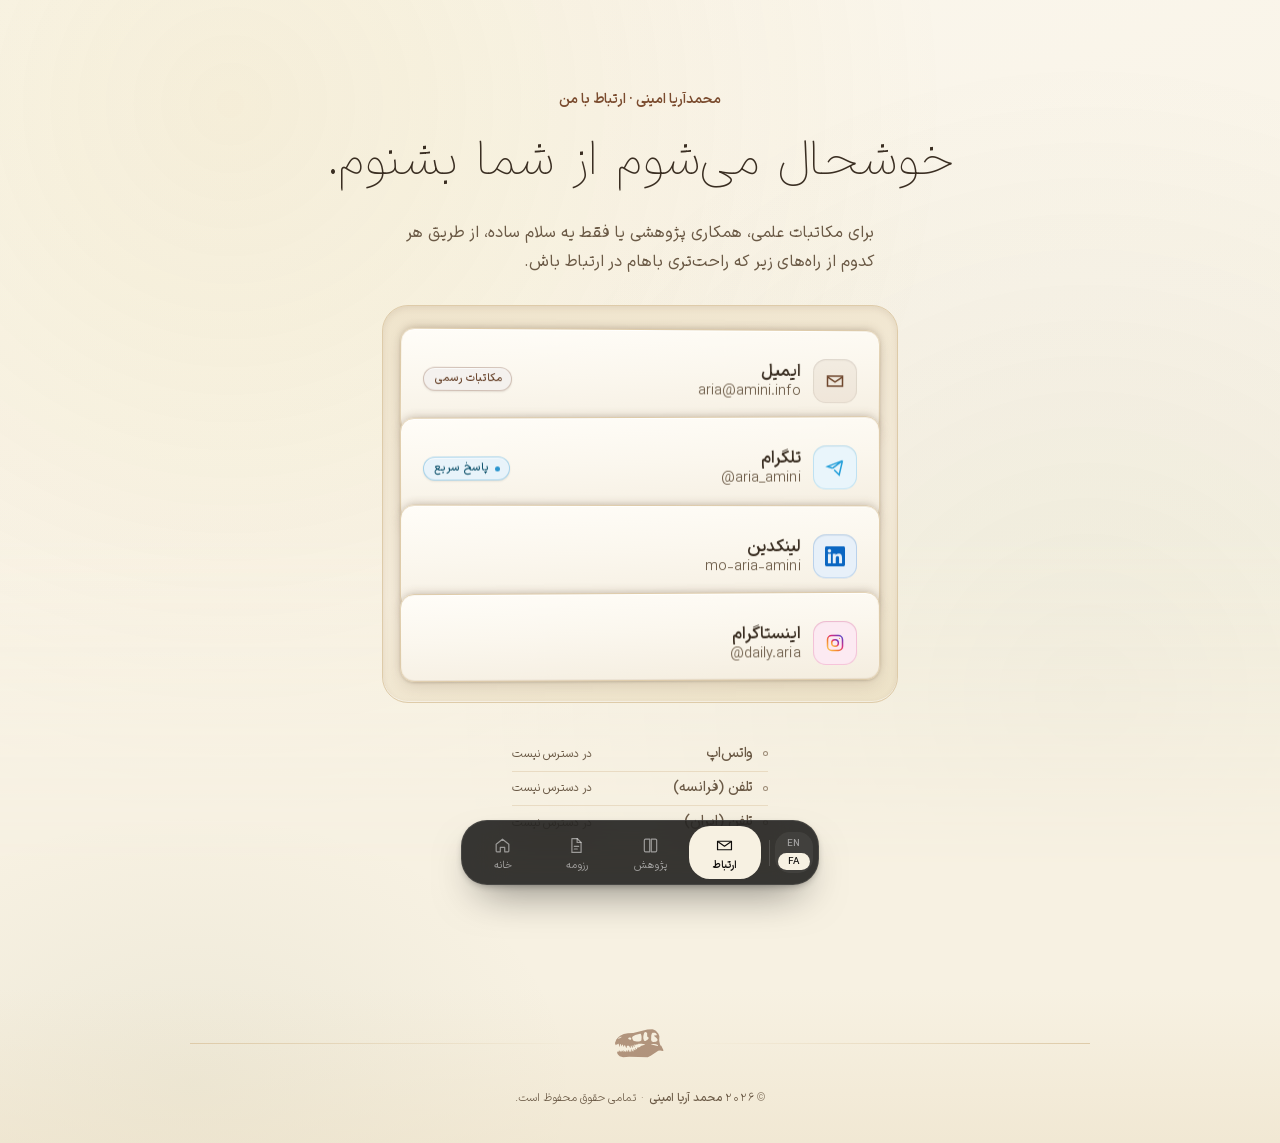
<file: fa/contact/index.html>
<!DOCTYPE html>
<html lang="fa" dir="rtl">
<head>
<meta charset="UTF-8">
<meta name="viewport" content="width=device-width, initial-scale=1.0">
<title>ارتباط با من - محمدآریا امینی</title>
<meta name="description" content="راه‌های ارتباط با محمدآریا امینی (آریا امینی) — ایمیل، تلگرام، اینستاگرام، لینکدین.">
<!-- seo:start — generated by scripts/build_seo.py from scripts/seo_data.py; do not edit by hand -->
<meta name="robots" content="index, follow, max-image-preview:large, max-snippet:-1, max-video-preview:-1">
<meta name="author" content="محمدآریا امینی">
<link rel="canonical" href="https://amini.info/fa/contact/">
<link rel="alternate" hreflang="en" href="https://amini.info/contact/">
<link rel="alternate" hreflang="fa" href="https://amini.info/fa/contact/">
<link rel="alternate" hreflang="x-default" href="https://amini.info/contact/">
<meta property="og:type" content="website">
<meta property="og:site_name" content="محمدآریا امینی">
<meta property="og:locale" content="fa_IR">
<meta property="og:locale:alternate" content="en_US">
<meta property="og:url" content="https://amini.info/fa/contact/">
<meta property="og:title" content="ارتباط با من - محمدآریا امینی">
<meta property="og:description" content="راه‌های ارتباط با محمدآریا امینی (آریا امینی) — ایمیل، تلگرام، اینستاگرام، لینکدین.">
<meta property="og:image" content="https://amini.info/assets/img/og-image.jpg">
<meta property="og:image:width" content="1200">
<meta property="og:image:height" content="630">
<meta property="og:image:alt" content="محمدآریا امینی">
<meta name="twitter:card" content="summary_large_image">
<meta name="twitter:title" content="ارتباط با من - محمدآریا امینی">
<meta name="twitter:description" content="راه‌های ارتباط با محمدآریا امینی (آریا امینی) — ایمیل، تلگرام، اینستاگرام، لینکدین.">
<meta name="twitter:image" content="https://amini.info/assets/img/og-image.jpg">
<meta name="twitter:image:alt" content="محمدآریا امینی">
<script type="application/ld+json">
{
  "@context": "https://schema.org",
  "@graph": [
    {
      "@type": "Person",
      "@id": "https://amini.info/#person",
      "name": "محمدآریا امینی",
      "alternateName": [
        "محمد آریا امینی",
        "آریا امینی",
        "Mohammad Aria Amini",
        "Aria Amini",
        "M. A. Amini"
      ],
      "givenName": "محمدآریا",
      "familyName": "امینی",
      "disambiguatingDescription": "زمین‌شناس، پژوهشگر علوم زمین و ویراستار علمی، تهران، ایران",
      "description": "من محمدآریا امینی، دانشجوی کارشناسی ارشد زمین‌شناسی نفت و پژوهشگر، نویسنده و ویراستار علمی در حوزه علوم زمین هستم. به فعالیت‌های پژوهشی، نگارش و ویرایش علمی و یادگیری در زمینه‌های مختلف علوم زمین علاقه‌مندم و در مسیر توسعه دانش و مهارت‌های حرفه‌ای خود فعالیت می‌کنم.",
      "url": "https://amini.info/",
      "mainEntityOfPage": "https://amini.info/fa/",
      "image": {
        "@type": "ImageObject",
        "url": "https://amini.info/assets/img/portrait.jpg",
        "width": 640,
        "height": 800,
        "caption": "محمدآریا امینی"
      },
      "email": "aria@amini.info",
      "jobTitle": [
        "مدیرعامل و رئیس هیئت مدیره",
        "مدیر انتشارات",
        "کارشناس زمین‌شناس"
      ],
      "worksFor": [
        {
          "@type": "Organization",
          "name": "شرکت خدمات نرم‌افزاری و سخت‌افزاری هوشمند افزار خلاق (وَرجاوَند)",
          "url": "https://varjavand.org/"
        },
        {
          "@type": "Organization",
          "name": "انتشارات آرین زمین"
        },
        {
          "@type": "Organization",
          "name": "موسسه پژوهشی زمین‌شناسی پارس آرین زمین"
        }
      ],
      "alumniOf": [
        {
          "@type": "EducationalOrganization",
          "name": "دانشگاه گلستان"
        },
        {
          "@type": "EducationalOrganization",
          "name": "دبیرستان استعداد درخشان شهید بهشتی (سَمپاد)"
        }
      ],
      "memberOf": [
        {
          "@type": "Organization",
          "name": "انجمن زمین‌شناسی ایران"
        },
        {
          "@type": "Organization",
          "name": "انجمن زمین‌شناسی آمریکا (GSA)",
          "url": "https://www.geosociety.org/"
        },
        {
          "@type": "Organization",
          "name": "انجمن زمین‌شناسان نفت آمریکا (AAPG)",
          "url": "https://www.aapg.org/"
        }
      ],
      "award": [
        "برترین پژوهشگر جوان علوم زمین (انجمن زمین‌شناسی ایران، ۱۴۰۳)"
      ],
      "knowsAbout": [
        "زمین‌شناسی",
        "زمین‌شناسی نفت",
        "ژئوشیمی",
        "زمین‌شناسی اقتصادی",
        "پتروگرافی",
        "علوم زمین",
        "ویراستاری علمی",
        "محاسبات با کارایی بالا (HPC)"
      ],
      "knowsLanguage": [
        {
          "@type": "Language",
          "name": "فارسی"
        },
        {
          "@type": "Language",
          "name": "انگلیسی"
        },
        {
          "@type": "Language",
          "name": "فرانسوی"
        }
      ],
      "nationality": {
        "@type": "Country",
        "name": "ایران"
      },
      "address": {
        "@type": "PostalAddress",
        "addressLocality": "تهران",
        "addressCountry": "IR"
      },
      "sameAs": [
        "https://www.linkedin.com/in/mo-aria-amini",
        "https://civilica.com/p/511149/",
        "https://github.com/amini-aria",
        "https://instagram.com/daily.aria",
        "https://t.me/aria_amini"
      ]
    },
    {
      "@type": "WebSite",
      "@id": "https://amini.info/#website",
      "url": "https://amini.info/",
      "name": "محمدآریا امینی",
      "alternateName": [
        "محمد آریا امینی",
        "آریا امینی",
        "Mohammad Aria Amini"
      ],
      "inLanguage": [
        "en",
        "fa"
      ],
      "publisher": {
        "@id": "https://amini.info/#person"
      },
      "author": {
        "@id": "https://amini.info/#person"
      },
      "copyrightHolder": {
        "@id": "https://amini.info/#person"
      }
    },
    {
      "@type": "WebPage",
      "@id": "https://amini.info/fa/contact/#webpage",
      "url": "https://amini.info/fa/contact/",
      "name": "ارتباط با من - محمدآریا امینی",
      "description": "راه‌های ارتباط با محمدآریا امینی (آریا امینی) — ایمیل، تلگرام، اینستاگرام، لینکدین.",
      "inLanguage": "fa",
      "isPartOf": {
        "@id": "https://amini.info/#website"
      },
      "primaryImageOfPage": {
        "@type": "ImageObject",
        "url": "https://amini.info/assets/img/og-image.jpg",
        "width": 1200,
        "height": 630
      },
      "dateModified": "2026-11-04",
      "about": {
        "@id": "https://amini.info/#person"
      },
      "breadcrumb": {
        "@id": "https://amini.info/fa/contact/#breadcrumb"
      }
    },
    {
      "@type": "BreadcrumbList",
      "@id": "https://amini.info/fa/contact/#breadcrumb",
      "itemListElement": [
        {
          "@type": "ListItem",
          "position": 1,
          "name": "خانه",
          "item": "https://amini.info/fa/"
        },
        {
          "@type": "ListItem",
          "position": 2,
          "name": "ارتباط با من",
          "item": "https://amini.info/fa/contact/"
        }
      ]
    },
    {
      "@type": "ItemList",
      "@id": "https://amini.info/fa/#nav",
      "name": "ناوبری سایت",
      "itemListElement": [
        {
          "@type": "ListItem",
          "position": 1,
          "item": {
            "@type": "SiteNavigationElement",
            "name": "خانه",
            "url": "https://amini.info/fa/"
          }
        },
        {
          "@type": "ListItem",
          "position": 2,
          "item": {
            "@type": "SiteNavigationElement",
            "name": "رزومه من",
            "url": "https://amini.info/fa/resume/"
          }
        },
        {
          "@type": "ListItem",
          "position": 3,
          "item": {
            "@type": "SiteNavigationElement",
            "name": "پژوهش‌ها و مقالات",
            "url": "https://amini.info/fa/publications/"
          }
        },
        {
          "@type": "ListItem",
          "position": 4,
          "item": {
            "@type": "SiteNavigationElement",
            "name": "ارتباط با من",
            "url": "https://amini.info/fa/contact/"
          }
        }
      ]
    }
  ]
}
</script>
<!-- seo:end -->
<link rel="icon" href="/assets/img/favicon.svg?v=94bd1a3eb9">
<link rel="preload" href="/assets/fonts/IRANSansXVF.woff2" as="font" type="font/woff2" crossorigin>
<link rel="stylesheet" href="/assets/css/fonts.css?v=94bd1a3eb9">
<link rel="stylesheet" href="/assets/css/style.css?v=94bd1a3eb9">
</head>
<body class="lang-fa">



<main class="contact-page">
  <div class="contact-hero">
    <p class="contact-hero__eyebrow">محمدآریا امینی · ارتباط با من</p>
    <h1 class="contact-hero__title">خوشحال می‌شوم از شما بشنوم.</h1>
    <p class="contact-hero__text justify">
      برای مکاتبات علمی، همکاری پژوهشی یا فقط یه سلام ساده، از طریق هر
      کدوم از راه‌های زیر که راحت‌تری باهام در ارتباط باش.
    </p>
  </div>

  <div class="contact-stack" id="contact-stack">
    <a class="contact-card" href="mailto:aria@amini.info" style="--rot:-0.34deg; --z:1; --accent:var(--umber); --accent-soft:var(--umber-soft);">
      <span class="contact-card__icon" aria-hidden="true"><svg width="20" height="20" viewBox="0 0 24 24" fill="none" stroke="currentColor" stroke-width="1.8"><path d="M3 6h18v12H3z"/><path d="M3 7l9 6 9-6"/></svg></span>
      <span class="contact-card__label">ایمیل</span>
      <span class="contact-card__badge contact-card__badge--formal">مکاتبات رسمی</span>
      <span class="contact-card__sub" dir="ltr" lang="en">aria@amini.info</span>
    </a>
    <a class="contact-card contact-card--brand" href="https://t.me/aria_amini" target="_blank" rel="noopener" style="--rot:0.18deg; --z:2; --accent:var(--olive); --accent-soft:var(--olive-soft); --brand:#229ED9;">
      <span class="contact-card__icon" aria-hidden="true"><svg width="20" height="20" viewBox="0 0 24 24" fill="none" stroke="currentColor" stroke-width="1.8"><path d="M21 4L3 11l6 2m12-9l-4 17-6-6m10-11L9 13"/></svg></span>
      <span class="contact-card__label">تلگرام</span>
      <span class="contact-card__badge contact-card__badge--live">پاسخ سریع</span>
      <span class="contact-card__sub" dir="ltr" lang="en">@aria_amini</span>
    </a>
    <a class="contact-card contact-card--brand" href="https://www.linkedin.com/in/mo-aria-amini" target="_blank" rel="noopener" style="--rot:-0.1deg; --z:3; --accent:var(--clay); --accent-soft:var(--clay-soft); --brand:#0A66C2;">
      <span class="contact-card__icon" aria-hidden="true"><svg width="20" height="20" viewBox="0 0 24 24" fill="currentColor"><path d="M20.447 20.452h-3.554v-5.569c0-1.328-.027-3.037-1.852-3.037-1.853 0-2.136 1.445-2.136 2.939v5.667H9.351V9h3.414v1.561h.046c.477-.9 1.637-1.85 3.37-1.85 3.601 0 4.267 2.37 4.267 5.455v6.286zM5.337 7.433c-1.144 0-2.063-.926-2.063-2.065 0-1.138.92-2.063 2.063-2.063 1.14 0 2.064.925 2.064 2.063 0 1.139-.925 2.065-2.064 2.065zm1.782 13.019H3.555V9h3.564v11.452zM22.225 0H1.771C.792 0 0 .774 0 1.729v20.542C0 23.227.792 24 1.771 24h20.451C23.2 24 24 23.227 24 22.271V1.729C24 .774 23.2 0 22.222 0h.003z"/></svg></span>
      <span class="contact-card__label">لینکدین</span>
      <span class="contact-card__sub" dir="ltr" lang="en">mo-aria-amini</span>
    </a>
    <a class="contact-card contact-card--brand" href="https://instagram.com/daily.aria" target="_blank" rel="noopener" style="--rot:0.3deg; --z:4; --accent:var(--sand-gold); --accent-soft:var(--gold-soft); --brand:#DD2A7B;">
      <span class="contact-card__icon" aria-hidden="true"><svg width="20" height="20" viewBox="0 0 24 24" fill="none" stroke="url(#ig-grad)" stroke-width="1.8"><defs><linearGradient id="ig-grad" x1="0" y1="1" x2="1" y2="0"><stop offset="0" stop-color="#FDCB5C"/><stop offset="0.32" stop-color="#F58529"/><stop offset="0.6" stop-color="#DD2A7B"/><stop offset="0.84" stop-color="#8134AF"/><stop offset="1" stop-color="#515BD4"/></linearGradient></defs><rect x="3" y="3" width="18" height="18" rx="5"/><circle cx="12" cy="12" r="4"/><circle cx="17.5" cy="6.5" r="0.6" fill="url(#ig-grad)" stroke="none"/></svg></span>
      <span class="contact-card__label">اینستاگرام</span>
      <span class="contact-card__sub" dir="ltr" lang="en">@daily.aria</span>
    </a>
  </div>

  <ul class="contact-more" role="list">
    <li class="contact-chip"><span class="contact-chip__name">واتس‌اپ</span><span class="contact-chip__state">در دسترس نیست</span></li>
    <li class="contact-chip"><span class="contact-chip__name">تلفن (فرانسه)</span><span class="contact-chip__state">در دسترس نیست</span></li>
    <li class="contact-chip"><span class="contact-chip__name">تلفن (ایران)</span><span class="contact-chip__state">در دسترس نیست</span></li>
  </ul>
</main>

<nav class="dock" aria-label="منوی سایت">
  <a class="dock__item" href="/fa/">
    <svg class="dock__icon" viewBox="0 0 24 24" fill="none" stroke="currentColor" stroke-width="1.5" stroke-linecap="round" stroke-linejoin="round" aria-hidden="true"><path d="M4 10.4 12 4l8 6.4V19a1 1 0 0 1-1 1h-4.2v-5.6H9.2V20H5a1 1 0 0 1-1-1Z"/></svg>
    <span class="dock__label">خانه</span>
  </a>
  <a class="dock__item" href="/fa/resume/">
    <svg class="dock__icon" viewBox="0 0 24 24" fill="none" stroke="currentColor" stroke-width="1.5" stroke-linecap="round" stroke-linejoin="round" aria-hidden="true"><path d="M6.2 3.2h6.6l5 5v12.6H6.2Z"/><path d="M12.8 3.2v5h5"/><path d="M9.2 13h5.6M9.2 16.4h3.8"/></svg>
    <span class="dock__label">رزومه</span>
  </a>
  <a class="dock__item" href="/fa/publications/">
    <svg class="dock__icon" viewBox="0 0 24 24" fill="none" stroke="currentColor" stroke-width="1.5" stroke-linecap="round" stroke-linejoin="round" aria-hidden="true"><path d="M4.2 5.6A1.6 1.6 0 0 1 5.8 4H11v16H5.8a1.6 1.6 0 0 1-1.6-1.6Z"/><path d="M19.8 5.6A1.6 1.6 0 0 0 18.2 4H13v16h5.2a1.6 1.6 0 0 0 1.6-1.6Z"/></svg>
    <span class="dock__label">پژوهش</span>
  </a>
  <a class="dock__item is-active" href="/fa/contact/" aria-current="page">
    <svg class="dock__icon" viewBox="0 0 24 24" fill="none" stroke="currentColor" stroke-width="1.5" stroke-linecap="round" stroke-linejoin="round" aria-hidden="true"><path d="M3.2 6.6h17.6v10.8H3.2Z"/><path d="m3.4 7 8.6 5.8L20.6 7"/></svg>
    <span class="dock__label">ارتباط</span>
  </a>
  <span class="dock__sep" aria-hidden="true"></span>
  <div class="dock-lang" data-lang="fa">
    <a href="/contact/" hreflang="en" lang="en">EN</a>
    <a href="/fa/contact/" hreflang="fa" lang="en" class="is-active" aria-current="page">FA</a>
  </div>
</nav>

<footer class="footer">
  <div class="footer__ornament" aria-hidden="true">
    <span class="footer__rule"></span>
    <svg class="footer__mark" viewBox="0 0 340 340" xmlns="http://www.w3.org/2000/svg" aria-hidden="true"><path d="M317,214 L304,187 L299,185 L295,175 L291,156 L292,127 L286,111 L270,93 L258,86 L248,83 L216,85 L127,107 L93,109 L68,114 L48,123 L35,132 L21,148 L13,168 L13,175 L15,177 L16,184 L24,180 L25,176 L30,179 L31,175 L35,174 L42,194 L44,194 L44,180 L48,177 L50,179 L53,191 L55,191 L57,180 L62,183 L67,194 L69,194 L70,186 L74,184 L78,187 L79,193 L84,201 L86,201 L86,195 L89,188 L101,188 L106,197 L112,201 L112,186 L116,187 L121,198 L125,200 L124,184 L127,183 L131,192 L136,195 L134,181 L138,179 L141,184 L143,184 L144,177 L146,177 L150,183 L152,183 L152,176 L158,179 L159,175 L179,175 L201,178 L200,181 L179,188 L166,196 L160,195 L160,200 L158,202 L151,197 L152,206 L149,209 L147,209 L142,202 L140,202 L142,214 L137,216 L132,209 L129,209 L129,222 L127,224 L122,221 L118,209 L116,209 L114,226 L110,225 L108,218 L105,219 L104,225 L101,226 L98,212 L96,212 L91,225 L86,223 L85,216 L83,216 L80,225 L76,225 L75,220 L73,220 L70,225 L66,225 L66,215 L64,215 L56,225 L53,224 L53,219 L50,219 L48,224 L44,225 L42,218 L39,217 L38,225 L35,226 L33,219 L31,219 L29,226 L26,228 L26,233 L31,243 L42,253 L64,260 L102,256 L219,259 L240,248 L285,219 L296,217 L314,221 L317,219 Z M241,177 L258,176 L271,178 L282,183 L284,187 L282,189 L273,188 L242,180 Z M95,140 L101,136 L109,135 L114,138 L115,145 L112,149 L108,150 L99,146 Z M54,131 L53,134 L36,144 L32,143 L36,137 L50,130 Z M174,112 L178,119 L180,133 L179,152 L174,158 L164,161 L149,161 L132,158 L126,153 L121,140 L121,132 L126,127 L141,119 L170,111 Z M249,105 L263,105 L270,109 L276,116 L275,121 L259,122 L259,126 L274,139 L281,150 L280,155 L271,162 L253,163 L245,160 L242,156 L240,149 L241,123 L244,111 Z M202,101 L209,102 L213,105 L215,109 L215,129 L224,136 L224,141 L219,148 L205,158 L199,158 L195,154 L191,141 L191,128 L194,113 L197,106 Z" fill="currentColor" fill-rule="evenodd"/></svg>
    <span class="footer__rule"></span>
  </div>
  <div class="footer__inner">
    <span class="rights"><span class="rights__mark">©</span> ۲۰۲۶ <span class="rights__name"><a href="/fa/">محمد آریا امینی</a></span> <span class="rights__sep">·</span> تمامی حقوق محفوظ است.</span>
  </div>
</footer>

<script src="/assets/js/app.js?v=94bd1a3eb9"></script>
</body>
</html>
</file>
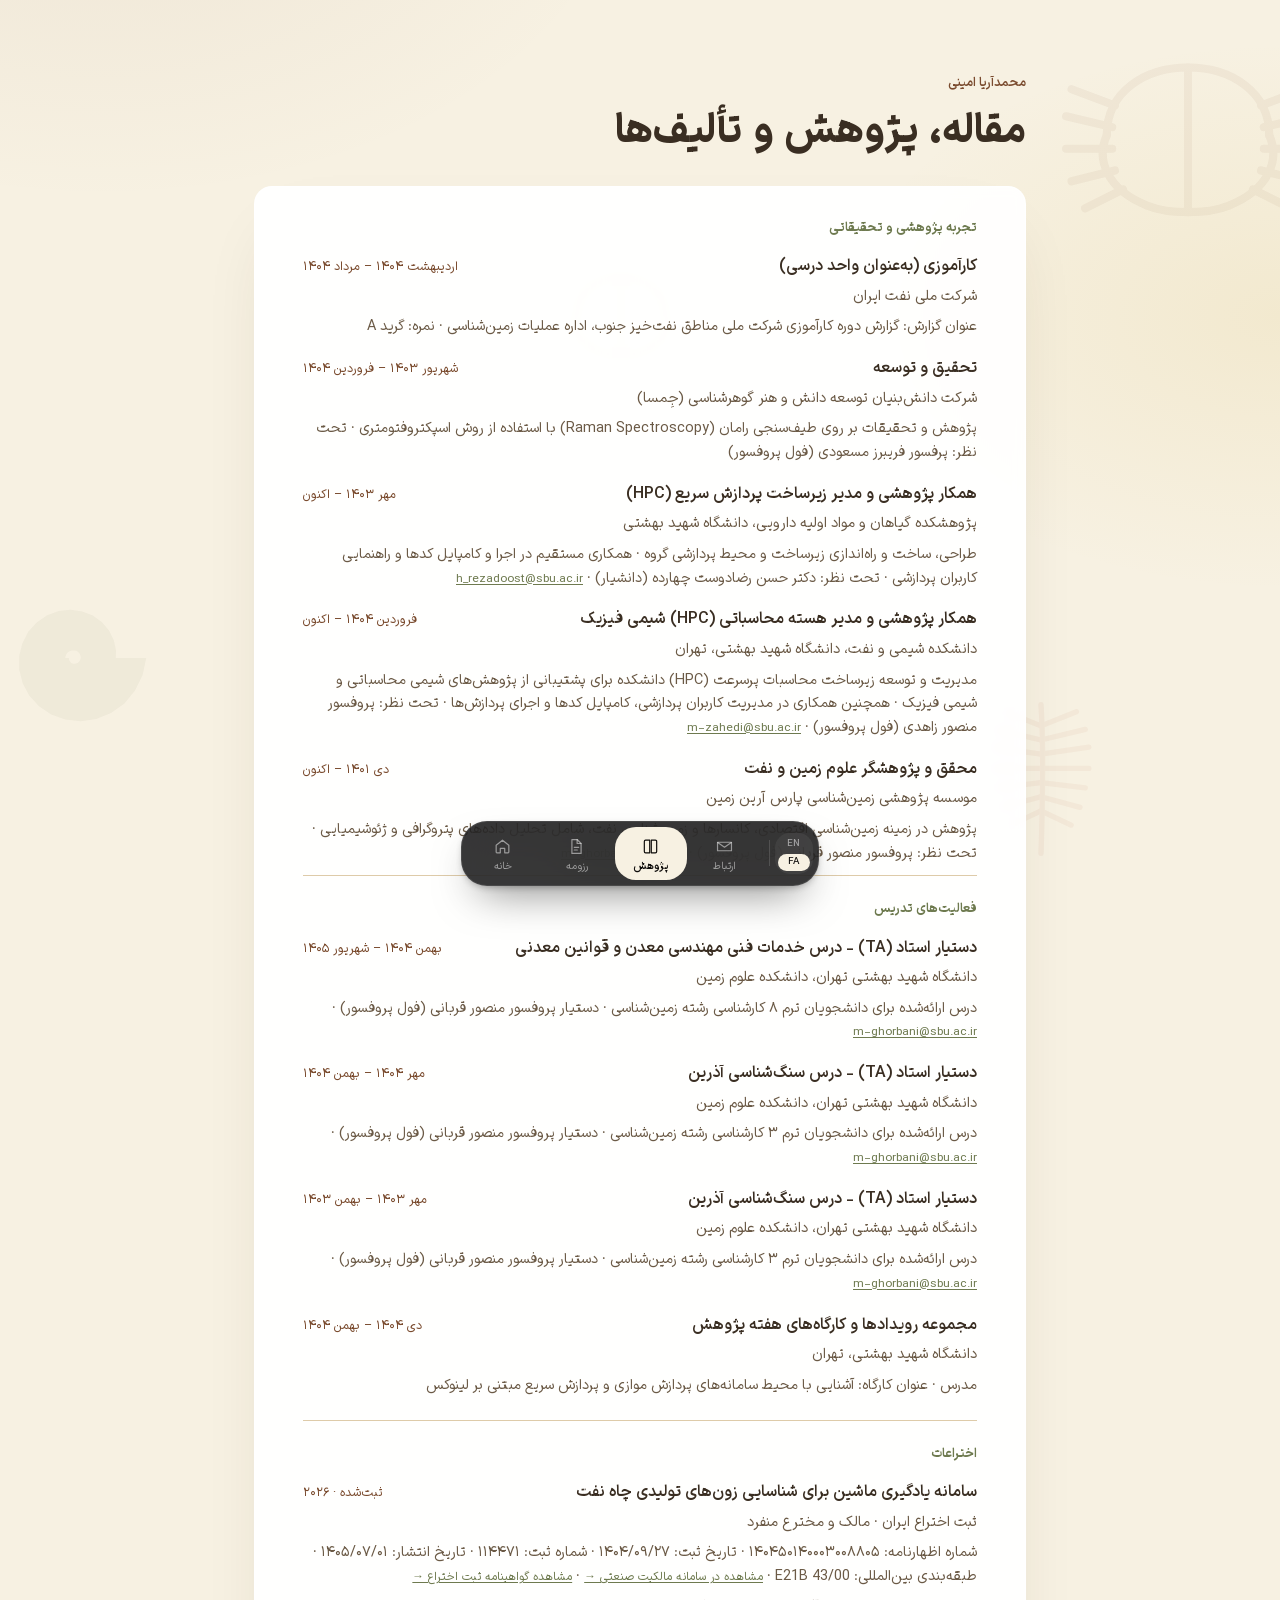
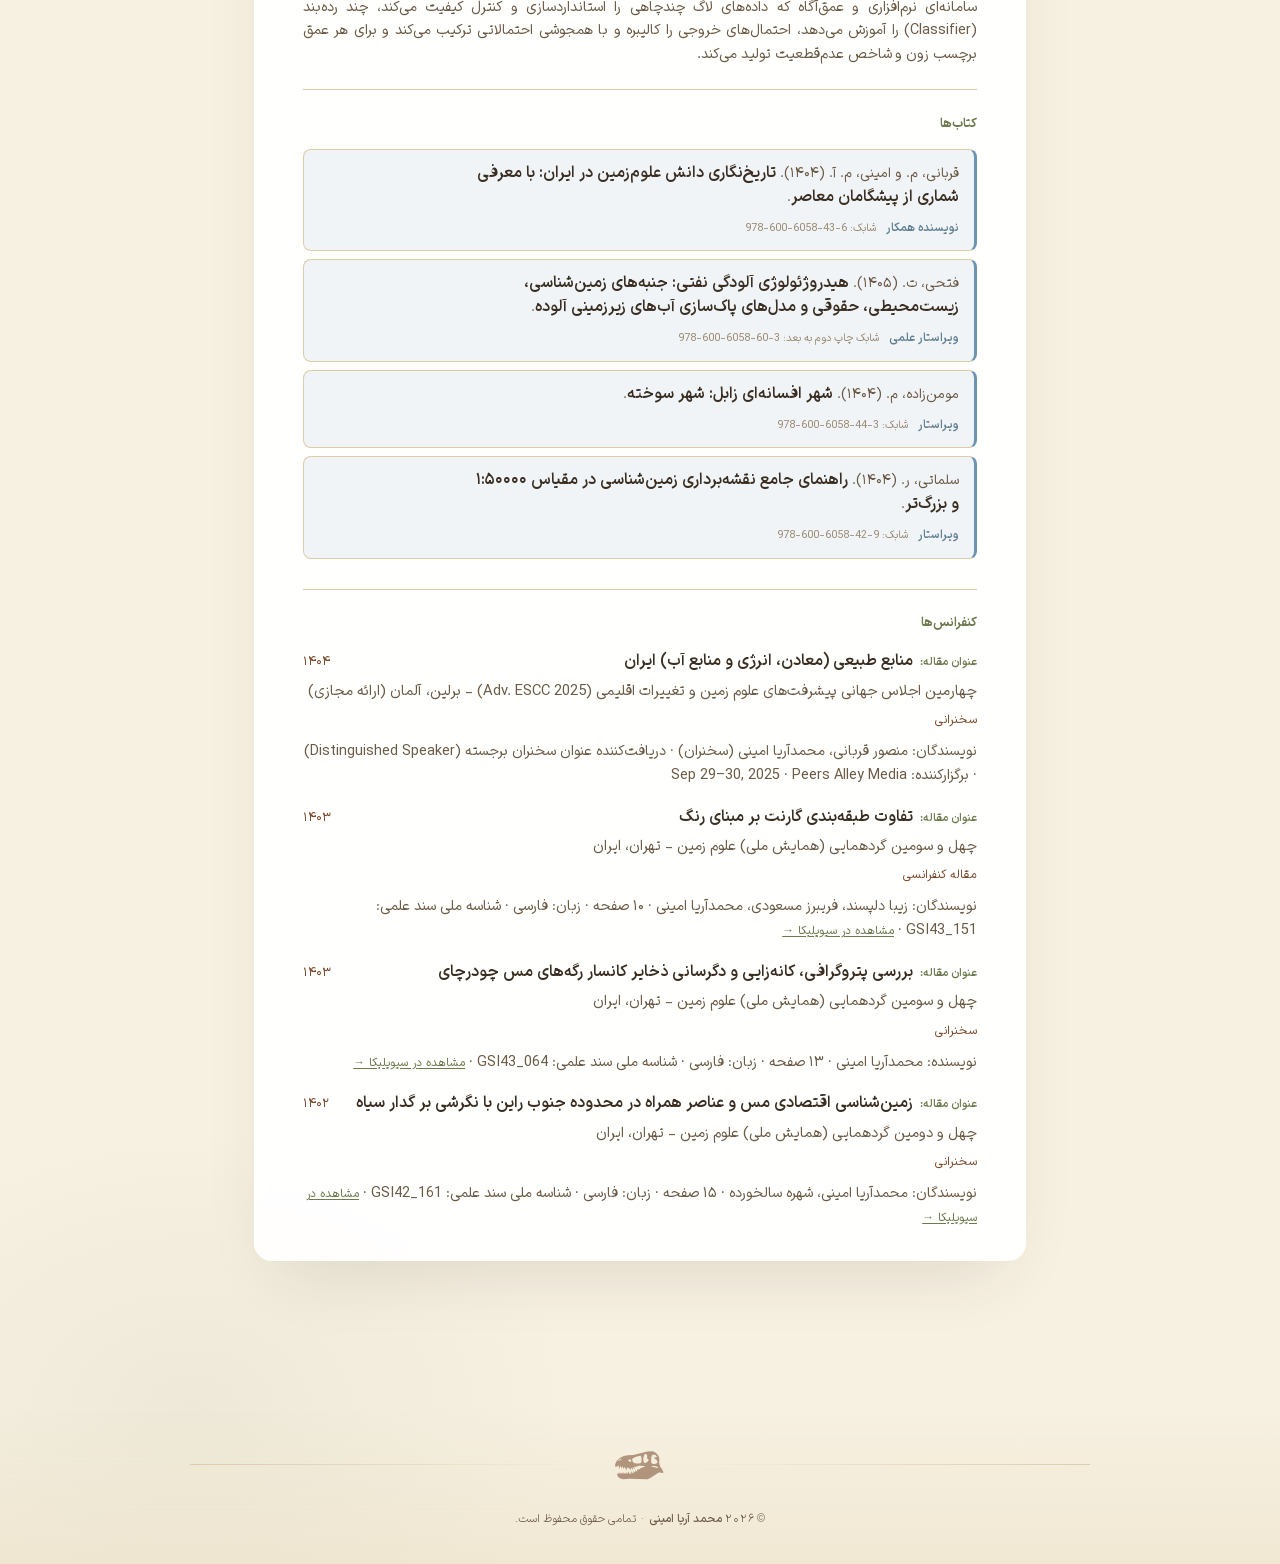
<file: fa/publications/index.html>
<!DOCTYPE html>
<html lang="fa" dir="rtl">
<head>
<meta charset="UTF-8">
<meta name="viewport" content="width=device-width, initial-scale=1.0">
<title>پژوهش‌ها و مقالات - محمدآریا امینی</title>
<meta name="description" content="مقالات، تجربه پژوهشی، اختراع، کتاب‌ها و کنفرانس‌های محمدآریا امینی (آریا امینی).">
<!-- seo:start — generated by scripts/build_seo.py from scripts/seo_data.py; do not edit by hand -->
<meta name="robots" content="index, follow, max-image-preview:large, max-snippet:-1, max-video-preview:-1">
<meta name="author" content="محمدآریا امینی">
<link rel="canonical" href="https://amini.info/fa/publications/">
<link rel="alternate" hreflang="en" href="https://amini.info/publications/">
<link rel="alternate" hreflang="fa" href="https://amini.info/fa/publications/">
<link rel="alternate" hreflang="x-default" href="https://amini.info/publications/">
<meta property="og:type" content="website">
<meta property="og:site_name" content="محمدآریا امینی">
<meta property="og:locale" content="fa_IR">
<meta property="og:locale:alternate" content="en_US">
<meta property="og:url" content="https://amini.info/fa/publications/">
<meta property="og:title" content="پژوهش‌ها و مقالات - محمدآریا امینی">
<meta property="og:description" content="مقالات، تجربه پژوهشی، اختراع، کتاب‌ها و کنفرانس‌های محمدآریا امینی (آریا امینی).">
<meta property="og:image" content="https://amini.info/assets/img/og-image.jpg">
<meta property="og:image:width" content="1200">
<meta property="og:image:height" content="630">
<meta property="og:image:alt" content="محمدآریا امینی">
<meta name="twitter:card" content="summary_large_image">
<meta name="twitter:title" content="پژوهش‌ها و مقالات - محمدآریا امینی">
<meta name="twitter:description" content="مقالات، تجربه پژوهشی، اختراع، کتاب‌ها و کنفرانس‌های محمدآریا امینی (آریا امینی).">
<meta name="twitter:image" content="https://amini.info/assets/img/og-image.jpg">
<meta name="twitter:image:alt" content="محمدآریا امینی">
<script type="application/ld+json">
{
  "@context": "https://schema.org",
  "@graph": [
    {
      "@type": "Person",
      "@id": "https://amini.info/#person",
      "name": "محمدآریا امینی",
      "alternateName": [
        "محمد آریا امینی",
        "آریا امینی",
        "Mohammad Aria Amini",
        "Aria Amini",
        "M. A. Amini"
      ],
      "givenName": "محمدآریا",
      "familyName": "امینی",
      "disambiguatingDescription": "زمین‌شناس، پژوهشگر علوم زمین و ویراستار علمی، تهران، ایران",
      "description": "من محمدآریا امینی، دانشجوی کارشناسی ارشد زمین‌شناسی نفت و پژوهشگر، نویسنده و ویراستار علمی در حوزه علوم زمین هستم. به فعالیت‌های پژوهشی، نگارش و ویرایش علمی و یادگیری در زمینه‌های مختلف علوم زمین علاقه‌مندم و در مسیر توسعه دانش و مهارت‌های حرفه‌ای خود فعالیت می‌کنم.",
      "url": "https://amini.info/",
      "mainEntityOfPage": "https://amini.info/fa/",
      "image": {
        "@type": "ImageObject",
        "url": "https://amini.info/assets/img/portrait.jpg",
        "width": 640,
        "height": 800,
        "caption": "محمدآریا امینی"
      },
      "email": "aria@amini.info",
      "jobTitle": [
        "مدیرعامل و رئیس هیئت مدیره",
        "مدیر انتشارات",
        "کارشناس زمین‌شناس"
      ],
      "worksFor": [
        {
          "@type": "Organization",
          "name": "شرکت خدمات نرم‌افزاری و سخت‌افزاری هوشمند افزار خلاق (وَرجاوَند)",
          "url": "https://varjavand.org/"
        },
        {
          "@type": "Organization",
          "name": "انتشارات آرین زمین"
        },
        {
          "@type": "Organization",
          "name": "موسسه پژوهشی زمین‌شناسی پارس آرین زمین"
        }
      ],
      "alumniOf": [
        {
          "@type": "EducationalOrganization",
          "name": "دانشگاه گلستان"
        },
        {
          "@type": "EducationalOrganization",
          "name": "دبیرستان استعداد درخشان شهید بهشتی (سَمپاد)"
        }
      ],
      "memberOf": [
        {
          "@type": "Organization",
          "name": "انجمن زمین‌شناسی ایران"
        },
        {
          "@type": "Organization",
          "name": "انجمن زمین‌شناسی آمریکا (GSA)",
          "url": "https://www.geosociety.org/"
        },
        {
          "@type": "Organization",
          "name": "انجمن زمین‌شناسان نفت آمریکا (AAPG)",
          "url": "https://www.aapg.org/"
        }
      ],
      "award": [
        "برترین پژوهشگر جوان علوم زمین (انجمن زمین‌شناسی ایران، ۱۴۰۳)"
      ],
      "knowsAbout": [
        "زمین‌شناسی",
        "زمین‌شناسی نفت",
        "ژئوشیمی",
        "زمین‌شناسی اقتصادی",
        "پتروگرافی",
        "علوم زمین",
        "ویراستاری علمی",
        "محاسبات با کارایی بالا (HPC)"
      ],
      "knowsLanguage": [
        {
          "@type": "Language",
          "name": "فارسی"
        },
        {
          "@type": "Language",
          "name": "انگلیسی"
        },
        {
          "@type": "Language",
          "name": "فرانسوی"
        }
      ],
      "nationality": {
        "@type": "Country",
        "name": "ایران"
      },
      "address": {
        "@type": "PostalAddress",
        "addressLocality": "تهران",
        "addressCountry": "IR"
      },
      "sameAs": [
        "https://www.linkedin.com/in/mo-aria-amini",
        "https://civilica.com/p/511149/",
        "https://github.com/amini-aria",
        "https://instagram.com/daily.aria",
        "https://t.me/aria_amini"
      ]
    },
    {
      "@type": "WebSite",
      "@id": "https://amini.info/#website",
      "url": "https://amini.info/",
      "name": "محمدآریا امینی",
      "alternateName": [
        "محمد آریا امینی",
        "آریا امینی",
        "Mohammad Aria Amini"
      ],
      "inLanguage": [
        "en",
        "fa"
      ],
      "publisher": {
        "@id": "https://amini.info/#person"
      },
      "author": {
        "@id": "https://amini.info/#person"
      },
      "copyrightHolder": {
        "@id": "https://amini.info/#person"
      }
    },
    {
      "@type": "WebPage",
      "@id": "https://amini.info/fa/publications/#webpage",
      "url": "https://amini.info/fa/publications/",
      "name": "پژوهش‌ها و مقالات - محمدآریا امینی",
      "description": "مقالات، تجربه پژوهشی، اختراع، کتاب‌ها و کنفرانس‌های محمدآریا امینی (آریا امینی).",
      "inLanguage": "fa",
      "isPartOf": {
        "@id": "https://amini.info/#website"
      },
      "primaryImageOfPage": {
        "@type": "ImageObject",
        "url": "https://amini.info/assets/img/og-image.jpg",
        "width": 1200,
        "height": 630
      },
      "dateModified": "2026-11-04",
      "hasPart": [
        {
          "@id": "https://amini.info/fa/publications/#paper-1"
        },
        {
          "@id": "https://amini.info/fa/publications/#paper-2"
        },
        {
          "@id": "https://amini.info/fa/publications/#paper-3"
        },
        {
          "@id": "https://amini.info/fa/publications/#paper-4"
        },
        {
          "@id": "https://amini.info/fa/publications/#book-1"
        },
        {
          "@id": "https://amini.info/fa/publications/#book-2"
        },
        {
          "@id": "https://amini.info/fa/publications/#book-3"
        },
        {
          "@id": "https://amini.info/fa/publications/#book-4"
        },
        {
          "@id": "https://amini.info/fa/publications/#patent-1"
        }
      ],
      "about": {
        "@id": "https://amini.info/#person"
      },
      "breadcrumb": {
        "@id": "https://amini.info/fa/publications/#breadcrumb"
      }
    },
    {
      "@type": "BreadcrumbList",
      "@id": "https://amini.info/fa/publications/#breadcrumb",
      "itemListElement": [
        {
          "@type": "ListItem",
          "position": 1,
          "name": "خانه",
          "item": "https://amini.info/fa/"
        },
        {
          "@type": "ListItem",
          "position": 2,
          "name": "پژوهش‌ها و مقالات",
          "item": "https://amini.info/fa/publications/"
        }
      ]
    },
    {
      "@type": "ScholarlyArticle",
      "@id": "https://amini.info/fa/publications/#paper-1",
      "name": "منابع طبیعی (معادن، انرژی و منابع آب) ایران",
      "author": {
        "@id": "https://amini.info/#person"
      },
      "datePublished": "2025",
      "publication": {
        "@type": "PublicationEvent",
        "name": "چهارمین اجلاس جهانی پیشرفت‌های علوم زمین و تغییرات اقلیمی (Adv. ESCC 2025) - برلین، آلمان (ارائه مجازی)"
      }
    },
    {
      "@type": "ScholarlyArticle",
      "@id": "https://amini.info/fa/publications/#paper-2",
      "name": "تفاوت طبقه‌بندی گارنت بر مبنای رنگ",
      "author": {
        "@id": "https://amini.info/#person"
      },
      "datePublished": "2024",
      "url": "https://civilica.com/doc/2419015/",
      "identifier": "GSI43_151",
      "inLanguage": "fa",
      "publication": {
        "@type": "PublicationEvent",
        "name": "چهل و سومین گردهمایی (همایش ملی) علوم زمین - تهران، ایران"
      }
    },
    {
      "@type": "ScholarlyArticle",
      "@id": "https://amini.info/fa/publications/#paper-3",
      "name": "بررسی پتروگرافی، کانه‌زایی و دگرسانی ذخایر کانسار رگه‌های مس چودرچای",
      "author": {
        "@id": "https://amini.info/#person"
      },
      "datePublished": "2024",
      "url": "https://civilica.com/doc/2418928/",
      "identifier": "GSI43_064",
      "inLanguage": "fa",
      "publication": {
        "@type": "PublicationEvent",
        "name": "چهل و سومین گردهمایی (همایش ملی) علوم زمین - تهران، ایران"
      }
    },
    {
      "@type": "ScholarlyArticle",
      "@id": "https://amini.info/fa/publications/#paper-4",
      "name": "زمین‌شناسی اقتصادی مس و عناصر همراه در محدوده جنوب راین با نگرشی بر گدار سیاه",
      "author": {
        "@id": "https://amini.info/#person"
      },
      "datePublished": "2023",
      "url": "https://civilica.com/doc/1963822/",
      "identifier": "GSI42_161",
      "inLanguage": "fa",
      "publication": {
        "@type": "PublicationEvent",
        "name": "چهل و دومین گردهمایی (همایش ملی) علوم زمین - تهران، ایران"
      }
    },
    {
      "@type": "Book",
      "@id": "https://amini.info/fa/publications/#book-1",
      "name": "تاریخ‌نگاری دانش علوم‌زمین در ایران: با معرفی شماری از پیشگامان معاصر.",
      "isbn": "978-600-6058-43-6",
      "datePublished": "2025",
      "author": {
        "@id": "https://amini.info/#person"
      }
    },
    {
      "@type": "Book",
      "@id": "https://amini.info/fa/publications/#book-2",
      "name": "هیدروژئولوژی آلودگی نفتی: جنبه‌های زمین‌شناسی، زیست‌محیطی، حقوقی و مدل‌های پاک‌سازی آب‌های زیرزمینی آلوده.",
      "isbn": "978-600-6058-60-3",
      "datePublished": "2026",
      "editor": {
        "@id": "https://amini.info/#person"
      }
    },
    {
      "@type": "Book",
      "@id": "https://amini.info/fa/publications/#book-3",
      "name": "شهر افسانه‌ای زابل: شهر سوخته.",
      "isbn": "978-600-6058-44-3",
      "datePublished": "2025",
      "editor": {
        "@id": "https://amini.info/#person"
      }
    },
    {
      "@type": "Book",
      "@id": "https://amini.info/fa/publications/#book-4",
      "name": "راهنمای جامع نقشه‌برداری زمین‌شناسی در مقیاس ۱:۵۰۰۰۰ و بزرگ‌تر.",
      "isbn": "978-600-6058-42-9",
      "datePublished": "2025",
      "editor": {
        "@id": "https://amini.info/#person"
      }
    },
    {
      "@type": "CreativeWork",
      "@id": "https://amini.info/fa/publications/#patent-1",
      "name": "سامانه یادگیری ماشین برای شناسایی زون‌های تولیدی چاه نفت",
      "genre": "Patent",
      "author": {
        "@id": "https://amini.info/#person"
      },
      "datePublished": "2026",
      "identifier": "140450140003008805",
      "description": "سامانه‌ای نرم‌افزاری و عمق‌آگاه که داده‌های لاگ چندچاهی را استانداردسازی و کنترل کیفیت می‌کند، چند رده‌بند (Classifier) را آموزش می‌دهد، احتمال‌های خروجی را کالیبره و با همجوشی احتمالاتی ترکیب می‌کند و برای هر عمق برچسب زون و شاخص عدم‌قطعیت تولید می‌کند.",
      "url": "https://ipm.ssaa.ir/Issue-IssueResult?page=1&DecNo=140450140003008805&IssueId=7007e91773564b4d891344f2a232e917&RN="
    },
    {
      "@type": "ItemList",
      "@id": "https://amini.info/fa/#nav",
      "name": "ناوبری سایت",
      "itemListElement": [
        {
          "@type": "ListItem",
          "position": 1,
          "item": {
            "@type": "SiteNavigationElement",
            "name": "خانه",
            "url": "https://amini.info/fa/"
          }
        },
        {
          "@type": "ListItem",
          "position": 2,
          "item": {
            "@type": "SiteNavigationElement",
            "name": "رزومه من",
            "url": "https://amini.info/fa/resume/"
          }
        },
        {
          "@type": "ListItem",
          "position": 3,
          "item": {
            "@type": "SiteNavigationElement",
            "name": "پژوهش‌ها و مقالات",
            "url": "https://amini.info/fa/publications/"
          }
        },
        {
          "@type": "ListItem",
          "position": 4,
          "item": {
            "@type": "SiteNavigationElement",
            "name": "ارتباط با من",
            "url": "https://amini.info/fa/contact/"
          }
        }
      ]
    }
  ]
}
</script>
<!-- seo:end -->
<link rel="icon" href="/assets/img/favicon.svg?v=94bd1a3eb9">
<link rel="preload" href="/assets/fonts/IRANSansXVF.woff2" as="font" type="font/woff2" crossorigin>
<link rel="stylesheet" href="/assets/css/fonts.css?v=94bd1a3eb9">
<link rel="stylesheet" href="/assets/css/style.css?v=94bd1a3eb9">
<!-- This page's content is mirrored from the résumé at runtime. Start that
     request here rather than waiting for app.js to run, which costs a whole
     extra round trip before anything can render, and keep the answer for the
     session so moving between the two pages is instant. -->
<script>
window.__mirrorSource = (function (url) {
  var key = "mirror:" + url, cached = null;
  try { cached = sessionStorage.getItem(key); } catch (e) { /* private mode */ }
  var text = cached ? Promise.resolve(cached) : fetch(url)
    .then(function (r) { if (!r.ok) throw new Error("fetch failed"); return r.text(); })
    .then(function (t) { try { sessionStorage.setItem(key, t); } catch (e) {} return t; });
  text.catch(function () {});   // app.js handles the failure; this only stops
                                // an unhandled rejection if it never loads
  return { url: url, text: text };
})("/fa/resume/index.html");
</script>
</head>
<body class="lang-fa">


<div class="fossil-field" aria-hidden="true">
  <svg class="f1" viewBox="0 0 48 32" fill="none" stroke="currentColor" stroke-width="1.5" stroke-linecap="round" stroke-linejoin="round"><path d="M9 15 C9 7 16 2.5 24 2.5 C32 2.5 39 7 39 15"/><path d="M24 2.5 L24 28.5"/><path d="M10.5 9.5 L2.5 6.5 M10 13.5 L1.5 11.5 M10 17.5 L1.5 17.5 M10.5 21.5 L2.5 23.5 M12 25 L5 28.5"/><path d="M37.5 9.5 L45.5 6.5 M38 13.5 L46.5 11.5 M38 17.5 L46.5 17.5 M37.5 21.5 L45.5 23.5 M36 25 L43 28.5"/><path d="M9 15 C7 19.5 9 25 16.5 28 C20.5 29.6 27.5 29.6 31.5 28 C39 25 41 19.5 39 15"/></svg>
  <svg class="f2" viewBox="0 0 100 100" fill="currentColor"><path d="M55.4,50.0L55.4,51.3L55.0,52.7L54.3,53.9L53.3,54.9L52.1,55.7L50.6,56.1L49.1,56.2L47.6,56.0L46.1,55.3L44.9,54.3L43.8,53.0L43.2,51.5L42.9,49.8L43.0,48.0L43.5,46.3L44.5,44.7L45.9,43.4L47.5,42.4L49.4,41.9L51.4,41.8L53.4,42.3L55.3,43.2L57.0,44.6L58.2,46.3L59.1,48.4L59.4,50.7L59.1,53.0L58.3,55.2L57.0,57.2L55.1,58.8L52.9,60.0L50.4,60.7L47.7,60.6L45.1,60.0L42.7,58.7L40.6,56.8L39.0,54.4L38.0,51.7L37.7,48.7L38.2,45.7L39.3,42.8L41.2,40.2L43.7,38.1L46.7,36.7L50.0,36.0L53.5,36.1L56.9,37.1L60.0,38.9L62.6,41.5L64.6,44.7L65.8,48.3L66.1,52.3L65.4,56.2L63.7,59.9L61.1,63.2L57.7,65.9L53.7,67.6L49.4,68.4L44.8,68.1L40.4,66.6L36.4,64.1L33.0,60.6L30.6,56.3L29.2,51.5L29.0,46.3L30.1,41.1L32.5,36.3L36.0,32.1L40.6,28.8L45.9,26.7L51.7,25.9L57.6,26.5L63.4,28.6L68.5,32.1L72.8,36.8L75.8,42.6L77.4,49.0L77.4,55.8L75.7,62.5L72.4,68.8L67.5,74.1L61.4,78.3L54.3,80.8L46.7,81.6L38.9,80.5L31.5,77.5L24.8,72.7L19.5,66.2L15.7,58.5L13.9,50.0L33.0,50.0L33.9,54.0L35.6,57.6L38.2,60.7L41.3,62.9L44.8,64.4L48.4,64.9L52.0,64.5L55.4,63.3L58.3,61.4L60.5,58.8L62.1,55.9L62.9,52.7L62.9,49.5L62.2,46.5L60.7,43.8L58.7,41.6L56.3,39.9L53.6,38.9L50.8,38.6L48.1,39.0L45.6,40.0L43.4,41.6L41.8,43.6L40.6,45.8L40.1,48.3L40.2,50.7L40.9,53.0L42.0,55.0L43.6,56.6L45.5,57.8L47.6,58.5L49.7,58.7L51.8,58.3L53.6,57.5L55.2,56.2L56.4,54.7L57.2,52.9L57.6,51.1L57.4,49.2L56.9,47.5L55.9,46.0L54.7,44.8L53.2,43.9L51.6,43.5L50.0,43.4L48.4,43.7L47.0,44.4L45.9,45.4L45.0,46.6L44.4,48.0L44.2,49.4L44.4,50.8L44.8,52.1L45.6,53.2L46.6,54.1L47.7,54.7L48.9,55.0L50.2,55.0L51.4,54.7L52.4,54.2L53.3,53.4L53.9,52.4L54.3,51.4L54.4,50.3L54.3,49.2L53.9,48.3L53.3,47.4L52.5,46.8L51.6,46.4L50.7,46.2L49.7,46.2L48.8,46.4L48.1,46.9L47.4,47.5L47.0,48.2L46.7,49.1L46.6,49.9L46.8,50.7L47.1,51.4L47.6,52.0L48.2,52.5L48.9,52.8L49.6,52.9L50.3,52.9L51.0,52.7L51.6,52.3L52.0,51.8L52.4,51.3L52.5,50.6L52.6,50.0Z"/></svg>
  <svg class="f3" viewBox="0 0 48 48" fill="none" stroke="currentColor" stroke-width="1.5" stroke-linecap="round" stroke-linejoin="round"><path d="M24 45 C24 45 23 18 24 3"/><path d="M24 9 L14 5 M24 13 L11.5 10 M24 17 L10.5 15 M24 21 L10.5 21 M24 25 L11.5 26.5 M24 29 L13 32 M24 33 L15.5 37"/><path d="M24 9 L34 5 M24 13 L36.5 10 M24 17 L37.5 15 M24 21 L37.5 21 M24 25 L36.5 26.5 M24 29 L35 32 M24 33 L32.5 37"/></svg>
  <svg class="f4" viewBox="0 0 48 32" fill="none" stroke="currentColor" stroke-width="1.5" stroke-linecap="round" stroke-linejoin="round"><path d="M9 15 C9 7 16 2.5 24 2.5 C32 2.5 39 7 39 15"/><path d="M24 2.5 L24 28.5"/><path d="M9 15 C7 19.5 9 25 16.5 28 C20.5 29.6 27.5 29.6 31.5 28 C39 25 41 19.5 39 15"/></svg>
</div>


<div class="page-header">
  <p class="page-header__eyebrow">محمدآریا امینی</p>
  <h1 class="page-header__title">مقاله، پژوهش و تألیف‌ها</h1>
</div>

<!-- این صفحه محتوای مستقل ندارد — پنج بخش (تجربه پژوهشی و تحقیقاتی،
     فعالیت‌های تدریس، کتاب‌ها، کنفرانس‌ها، اختراعات) را مستقیم و خودکار از
     صفحه‌ی رزومه می‌خواند تا فقط یک جای ویرایش وجود داشته باشد. -->
<div class="resume-wrap">
  <div class="resume-surface">
  <div id="mirror-mount"
       data-source="/fa/resume/index.html"
       data-titles="تجربه پژوهشی و تحقیقاتی|فعالیت‌های تدریس|اختراعات|کتاب‌ها|کنفرانس‌ها"
       data-empty-text="فعلاً چیزی برای نمایش نیست."
       data-error-text="بارگذاری محتوا از صفحه‌ی رزومه انجام نشد — صفحه را دوباره بارگذاری کنید.">
<section class="resume__block">
    <p class="resume__block-title">تجربه پژوهشی و تحقیقاتی</p>
    <div class="resume__entry">
      <div class="resume__entry-head"><span class="resume__entry-role">کارآموزی (به‌عنوان واحد درسی)</span><span class="resume__entry-period">اردیبهشت ۱۴۰۴ – مرداد ۱۴۰۴</span></div>
      <p class="resume__entry-org">شرکت ملی نفت ایران</p>
      <p class="resume__entry-detail">عنوان گزارش: گزارش دوره کارآموزی شرکت ملی مناطق نفت‌خیز جنوب، اداره عملیات زمین‌شناسی · نمره: گرید A</p>
    </div>
    <div class="resume__entry">
      <div class="resume__entry-head"><span class="resume__entry-role">تحقیق و توسعه</span><span class="resume__entry-period">شهریور ۱۴۰۳ – فروردین ۱۴۰۴</span></div>
      <p class="resume__entry-org">شرکت دانش‌بنیان توسعه دانش و هنر گوهرشناسی (جِمسا)</p>
      <p class="resume__entry-detail">پژوهش و تحقیقات بر روی طیف‌سنجی رامان (Raman Spectroscopy) با استفاده از روش اسپکتروفتومتری · تحت نظر: پرفسور فریبرز مسعودی (فول پروفسور)</p>
    </div>
    <div class="resume__entry">
      <div class="resume__entry-head"><span class="resume__entry-role">همکار پژوهشی و مدیر زیرساخت پردازش سریع (HPC)</span><span class="resume__entry-period">مهر ۱۴۰۳ – اکنون</span></div>
      <p class="resume__entry-org">پژوهشکده گیاهان و مواد اولیه دارویی، دانشگاه شهید بهشتی</p>
      <p class="resume__entry-detail">طراحی، ساخت و راه‌اندازی زیرساخت و محیط پردازشی گروه · همکاری مستقیم در اجرا و کامپایل کدها و راهنمایی کاربران پردازشی · تحت نظر: دکتر حسن رضادوست چهارده (دانشیار) · <a href="mailto:h_rezadoost@sbu.ac.ir" class="resume__entry-link"><bdi dir="ltr">h_rezadoost@sbu.ac.ir</bdi></a></p>
    </div>
    <div class="resume__entry">
      <div class="resume__entry-head"><span class="resume__entry-role">همکار پژوهشی و مدیر هسته محاسباتی (HPC) شیمی فیزیک</span><span class="resume__entry-period">فروردین ۱۴۰۴ – اکنون</span></div>
      <p class="resume__entry-org">دانشکده شیمی و نفت، دانشگاه شهید بهشتی، تهران</p>
      <p class="resume__entry-detail">مدیریت و توسعه زیرساخت محاسبات پرسرعت (HPC) دانشکده برای پشتیبانی از پژوهش‌های شیمی محاسباتی و شیمی فیزیک · همچنین همکاری در مدیریت کاربران پردازشی، کامپایل کدها و اجرای پردازش‌ها · تحت نظر: پروفسور منصور زاهدی (فول پروفسور) · <a href="mailto:m-zahedi@sbu.ac.ir" class="resume__entry-link"><bdi dir="ltr">m-zahedi@sbu.ac.ir</bdi></a></p>
    </div>
    <div class="resume__entry">
      <div class="resume__entry-head"><span class="resume__entry-role">محقق و پژوهشگر علوم زمین و نفت</span><span class="resume__entry-period">دی ۱۴۰۱ – اکنون</span></div>
      <p class="resume__entry-org">موسسه پژوهشی زمین‌شناسی پارس آرین زمین</p>
      <p class="resume__entry-detail">پژوهش در زمینه زمین‌شناسی اقتصادی، کانسارها و زمین‌شناسی نفت، شامل تحلیل داده‌های پتروگرافی و ژئوشیمیایی · تحت نظر: پروفسور منصور قربانی (فول پروفسور) · <a href="mailto:m-ghorbani@sbu.ac.ir" class="resume__entry-link"><bdi dir="ltr">m-ghorbani@sbu.ac.ir</bdi></a></p>
    </div>
  </section>
<section class="resume__block">
    <p class="resume__block-title">فعالیت‌های تدریس</p>
    <div class="resume__entry">
      <div class="resume__entry-head"><span class="resume__entry-role">دستیار استاد (TA) - درس خدمات فنی مهندسی معدن و قوانین معدنی</span><span class="resume__entry-period">بهمن ۱۴۰۴ – شهریور ۱۴۰۵</span></div>
      <p class="resume__entry-org">دانشگاه شهید بهشتی تهران، دانشکده علوم زمین</p>
      <p class="resume__entry-detail">درس ارائه‌شده برای دانشجویان ترم ۸ کارشناسی رشته زمین‌شناسی · دستیار پروفسور منصور قربانی (فول پروفسور) · <a href="mailto:m-ghorbani@sbu.ac.ir" class="resume__entry-link"><bdi dir="ltr">m-ghorbani@sbu.ac.ir</bdi></a></p>
    </div>
    <div class="resume__entry">
      <div class="resume__entry-head"><span class="resume__entry-role">دستیار استاد (TA) - درس سنگ‌شناسی آذرین</span><span class="resume__entry-period">مهر ۱۴۰۴ – بهمن ۱۴۰۴</span></div>
      <p class="resume__entry-org">دانشگاه شهید بهشتی تهران، دانشکده علوم زمین</p>
      <p class="resume__entry-detail">درس ارائه‌شده برای دانشجویان ترم ۳ کارشناسی رشته زمین‌شناسی · دستیار پروفسور منصور قربانی (فول پروفسور) · <a href="mailto:m-ghorbani@sbu.ac.ir" class="resume__entry-link"><bdi dir="ltr">m-ghorbani@sbu.ac.ir</bdi></a></p>
    </div>
    <div class="resume__entry">
      <div class="resume__entry-head"><span class="resume__entry-role">دستیار استاد (TA) - درس سنگ‌شناسی آذرین</span><span class="resume__entry-period">مهر ۱۴۰۳ – بهمن ۱۴۰۳</span></div>
      <p class="resume__entry-org">دانشگاه شهید بهشتی تهران، دانشکده علوم زمین</p>
      <p class="resume__entry-detail">درس ارائه‌شده برای دانشجویان ترم ۳ کارشناسی رشته زمین‌شناسی · دستیار پروفسور منصور قربانی (فول پروفسور) · <a href="mailto:m-ghorbani@sbu.ac.ir" class="resume__entry-link"><bdi dir="ltr">m-ghorbani@sbu.ac.ir</bdi></a></p>
    </div>
    <div class="resume__entry">
      <div class="resume__entry-head"><span class="resume__entry-role">مجموعه رویدادها و کارگاه‌های هفته پژوهش</span><span class="resume__entry-period">دی ۱۴۰۴ – بهمن ۱۴۰۴</span></div>
      <p class="resume__entry-org">دانشگاه شهید بهشتی، تهران</p>
      <p class="resume__entry-detail">مدرس · عنوان کارگاه: آشنایی با محیط سامانه‌های پردازش موازی و پردازش سریع مبتنی بر لینوکس</p>
    </div>
  </section>
<section class="resume__block">
    <p class="resume__block-title">اختراعات</p>
    <div class="resume__entry">
      <div class="resume__entry-head"><span class="resume__entry-role">سامانه یادگیری ماشین برای شناسایی زون‌های تولیدی چاه نفت</span><span class="resume__entry-period">ثبت‌شده · ۲۰۲۶</span></div>
      <p class="resume__entry-org">ثبت اختراع ایران · مالک و مخترع منفرد</p>
      <p class="resume__entry-detail">شماره اظهارنامه: ۱۴۰۴۵۰۱۴۰۰۰۳۰۰۸۸۰۵ · تاریخ ثبت: ۱۴۰۴/۰۹/۲۷ · شماره ثبت: ۱۱۴۴۷۱ · تاریخ انتشار: ۱۴۰۵/۰۷/۰۱ · طبقه‌بندی بین‌المللی: <bdi dir="ltr">E21B 43/00</bdi> · <a href="https://ipm.ssaa.ir/Issue-IssueResult?page=1&DecNo=140450140003008805&IssueId=7007e91773564b4d891344f2a232e917&RN=114471" target="_blank" rel="noopener" class="resume__entry-link">مشاهده در سامانه مالکیت صنعتی →</a> · <a href="/assets/files/licenses/redacted-image.png" target="_blank" rel="noopener" class="resume__entry-link">مشاهده گواهینامه ثبت اختراع →</a></p>
      <p class="resume__entry-detail justify">سامانه‌ای نرم‌افزاری و عمق‌آگاه که داده‌های لاگ چندچاهی را استانداردسازی و کنترل کیفیت می‌کند، چند رده‌بند (Classifier) را آموزش می‌دهد، احتمال‌های خروجی را کالیبره و با همجوشی احتمالاتی ترکیب می‌کند و برای هر عمق برچسب زون و شاخص عدم‌قطعیت تولید می‌کند.</p>
    </div>
  </section>
<section class="resume__block">
    <p class="resume__block-title">کتاب‌ها</p>
    <div class="pub-card">
      <p class="pub-card__citation">قربانی، م. و امینی، م. آ. (۱۴۰۴). <cite class="pub-card__title">تاریخ‌نگاری دانش علوم‌زمین در ایران: با معرفی شماری از پیشگامان معاصر</cite>.</p>
      <div class="pub-card__meta"><span class="pub-card__role">نویسنده همکار</span><span class="pub-card__isbn">شابک: <bdi class="pub-card__isbn-code" dir="ltr">978-600-6058-43-6</bdi></span></div>
    </div>
    <div class="pub-card">
      <p class="pub-card__citation">فتحی، ت. (۱۴۰۵). <cite class="pub-card__title">هیدروژئولوژی آلودگی نفتی: جنبه‌های زمین‌شناسی، زیست‌محیطی، حقوقی و مدل‌های پاک‌سازی آب‌های زیرزمینی آلوده</cite>.</p>
      <div class="pub-card__meta"><span class="pub-card__role">ویراستار علمی</span><span class="pub-card__isbn">شابک چاپ دوم به بعد: <bdi class="pub-card__isbn-code" dir="ltr">978-600-6058-60-3</bdi></span></div>
    </div>
    <div class="pub-card">
      <p class="pub-card__citation">مومن‌زاده، م. (۱۴۰۴). <cite class="pub-card__title">شهر افسانه‌ای زابل: شهر سوخته</cite>.</p>
      <div class="pub-card__meta"><span class="pub-card__role">ویراستار</span><span class="pub-card__isbn">شابک: <bdi class="pub-card__isbn-code" dir="ltr">978-600-6058-44-3</bdi></span></div>
    </div>
    <div class="pub-card">
      <p class="pub-card__citation">سلماتی، ر. (۱۴۰۴). <cite class="pub-card__title">راهنمای جامع نقشه‌برداری زمین‌شناسی در مقیاس ۱:۵۰۰۰۰ و بزرگ‌تر</cite>.</p>
      <div class="pub-card__meta"><span class="pub-card__role">ویراستار</span><span class="pub-card__isbn">شابک: <bdi class="pub-card__isbn-code" dir="ltr">978-600-6058-42-9</bdi></span></div>
    </div>
  </section>
<section class="resume__block">
    <p class="resume__block-title">کنفرانس‌ها</p>
    <div class="resume__entry">
      <div class="resume__entry-head"><span class="resume__entry-title-wrap"><span class="resume__entry-kicker">عنوان مقاله:</span><span class="resume__entry-role">منابع طبیعی (معادن، انرژی و منابع آب) ایران</span></span><span class="resume__entry-period">۱۴۰۴</span></div>
      <p class="resume__entry-org">چهارمین اجلاس جهانی پیشرفت‌های علوم زمین و تغییرات اقلیمی (Adv. ESCC 2025) - برلین، آلمان (ارائه مجازی)</p>
      <span class="resume__entry-tag">سخنرانی</span>
      <p class="resume__entry-detail">نویسندگان: منصور قربانی، محمدآریا امینی (سخنران) · دریافت‌کننده عنوان سخنران برجسته (Distinguished Speaker) · برگزارکننده: Peers Alley Media · <bdi dir="ltr">Sep 29–30, 2025</bdi></p>
    </div>
    <div class="resume__entry">
      <div class="resume__entry-head"><span class="resume__entry-title-wrap"><span class="resume__entry-kicker">عنوان مقاله:</span><span class="resume__entry-role">تفاوت طبقه‌بندی گارنت بر مبنای رنگ</span></span><span class="resume__entry-period">۱۴۰۳</span></div>
      <p class="resume__entry-org">چهل و سومین گردهمایی (همایش ملی) علوم زمین - تهران، ایران</p>
      <span class="resume__entry-tag">مقاله کنفرانسی</span>
      <p class="resume__entry-detail">نویسندگان: زیبا دلپسند، فریبرز مسعودی، محمدآریا امینی · ۱۰ صفحه · زبان: فارسی · شناسه ملی سند علمی: <bdi dir="ltr">GSI43_151</bdi> · <a href="https://civilica.com/doc/2419015/" target="_blank" rel="noopener" class="resume__entry-link">مشاهده در سیویلیکا →</a></p>
    </div>
    <div class="resume__entry">
      <div class="resume__entry-head"><span class="resume__entry-title-wrap"><span class="resume__entry-kicker">عنوان مقاله:</span><span class="resume__entry-role">بررسی پتروگرافی، کانه‌زایی و دگرسانی ذخایر کانسار رگه‌های مس چودرچای</span></span><span class="resume__entry-period">۱۴۰۳</span></div>
      <p class="resume__entry-org">چهل و سومین گردهمایی (همایش ملی) علوم زمین - تهران، ایران</p>
      <span class="resume__entry-tag">سخنرانی</span>
      <p class="resume__entry-detail">نویسنده: محمدآریا امینی · ۱۳ صفحه · زبان: فارسی · شناسه ملی سند علمی: <bdi dir="ltr">GSI43_064</bdi> · <a href="https://civilica.com/doc/2418928/" target="_blank" rel="noopener" class="resume__entry-link">مشاهده در سیویلیکا →</a></p>
    </div>
    <div class="resume__entry">
      <div class="resume__entry-head"><span class="resume__entry-title-wrap"><span class="resume__entry-kicker">عنوان مقاله:</span><span class="resume__entry-role">زمین‌شناسی اقتصادی مس و عناصر همراه در محدوده جنوب راین با نگرشی بر گدار سیاه</span></span><span class="resume__entry-period">۱۴۰۲</span></div>
      <p class="resume__entry-org">چهل و دومین گردهمایی (همایش ملی) علوم زمین - تهران، ایران</p>
      <span class="resume__entry-tag">سخنرانی</span>
      <p class="resume__entry-detail">نویسندگان: محمدآریا امینی، شهره سالخورده · ۱۵ صفحه · زبان: فارسی · شناسه ملی سند علمی: <bdi dir="ltr">GSI42_161</bdi> · <a href="https://civilica.com/doc/1963822/" target="_blank" rel="noopener" class="resume__entry-link">مشاهده در سیویلیکا →</a></p>
    </div>
  </section>
  </div>
</div>
</div>

<nav class="dock" aria-label="منوی سایت">
  <a class="dock__item" href="/fa/">
    <svg class="dock__icon" viewBox="0 0 24 24" fill="none" stroke="currentColor" stroke-width="1.5" stroke-linecap="round" stroke-linejoin="round" aria-hidden="true"><path d="M4 10.4 12 4l8 6.4V19a1 1 0 0 1-1 1h-4.2v-5.6H9.2V20H5a1 1 0 0 1-1-1Z"/></svg>
    <span class="dock__label">خانه</span>
  </a>
  <a class="dock__item" href="/fa/resume/">
    <svg class="dock__icon" viewBox="0 0 24 24" fill="none" stroke="currentColor" stroke-width="1.5" stroke-linecap="round" stroke-linejoin="round" aria-hidden="true"><path d="M6.2 3.2h6.6l5 5v12.6H6.2Z"/><path d="M12.8 3.2v5h5"/><path d="M9.2 13h5.6M9.2 16.4h3.8"/></svg>
    <span class="dock__label">رزومه</span>
  </a>
  <a class="dock__item is-active" href="/fa/publications/" aria-current="page">
    <svg class="dock__icon" viewBox="0 0 24 24" fill="none" stroke="currentColor" stroke-width="1.5" stroke-linecap="round" stroke-linejoin="round" aria-hidden="true"><path d="M4.2 5.6A1.6 1.6 0 0 1 5.8 4H11v16H5.8a1.6 1.6 0 0 1-1.6-1.6Z"/><path d="M19.8 5.6A1.6 1.6 0 0 0 18.2 4H13v16h5.2a1.6 1.6 0 0 0 1.6-1.6Z"/></svg>
    <span class="dock__label">پژوهش</span>
  </a>
  <a class="dock__item" href="/fa/contact/">
    <svg class="dock__icon" viewBox="0 0 24 24" fill="none" stroke="currentColor" stroke-width="1.5" stroke-linecap="round" stroke-linejoin="round" aria-hidden="true"><path d="M3.2 6.6h17.6v10.8H3.2Z"/><path d="m3.4 7 8.6 5.8L20.6 7"/></svg>
    <span class="dock__label">ارتباط</span>
  </a>
  <span class="dock__sep" aria-hidden="true"></span>
  <div class="dock-lang" data-lang="fa">
    <a href="/publications/" hreflang="en" lang="en">EN</a>
    <a href="/fa/publications/" hreflang="fa" lang="en" class="is-active" aria-current="page">FA</a>
  </div>
</nav>

<footer class="footer">
  <div class="footer__ornament" aria-hidden="true">
    <span class="footer__rule"></span>
    <svg class="footer__mark" viewBox="0 0 340 340" xmlns="http://www.w3.org/2000/svg" aria-hidden="true"><path d="M317,214 L304,187 L299,185 L295,175 L291,156 L292,127 L286,111 L270,93 L258,86 L248,83 L216,85 L127,107 L93,109 L68,114 L48,123 L35,132 L21,148 L13,168 L13,175 L15,177 L16,184 L24,180 L25,176 L30,179 L31,175 L35,174 L42,194 L44,194 L44,180 L48,177 L50,179 L53,191 L55,191 L57,180 L62,183 L67,194 L69,194 L70,186 L74,184 L78,187 L79,193 L84,201 L86,201 L86,195 L89,188 L101,188 L106,197 L112,201 L112,186 L116,187 L121,198 L125,200 L124,184 L127,183 L131,192 L136,195 L134,181 L138,179 L141,184 L143,184 L144,177 L146,177 L150,183 L152,183 L152,176 L158,179 L159,175 L179,175 L201,178 L200,181 L179,188 L166,196 L160,195 L160,200 L158,202 L151,197 L152,206 L149,209 L147,209 L142,202 L140,202 L142,214 L137,216 L132,209 L129,209 L129,222 L127,224 L122,221 L118,209 L116,209 L114,226 L110,225 L108,218 L105,219 L104,225 L101,226 L98,212 L96,212 L91,225 L86,223 L85,216 L83,216 L80,225 L76,225 L75,220 L73,220 L70,225 L66,225 L66,215 L64,215 L56,225 L53,224 L53,219 L50,219 L48,224 L44,225 L42,218 L39,217 L38,225 L35,226 L33,219 L31,219 L29,226 L26,228 L26,233 L31,243 L42,253 L64,260 L102,256 L219,259 L240,248 L285,219 L296,217 L314,221 L317,219 Z M241,177 L258,176 L271,178 L282,183 L284,187 L282,189 L273,188 L242,180 Z M95,140 L101,136 L109,135 L114,138 L115,145 L112,149 L108,150 L99,146 Z M54,131 L53,134 L36,144 L32,143 L36,137 L50,130 Z M174,112 L178,119 L180,133 L179,152 L174,158 L164,161 L149,161 L132,158 L126,153 L121,140 L121,132 L126,127 L141,119 L170,111 Z M249,105 L263,105 L270,109 L276,116 L275,121 L259,122 L259,126 L274,139 L281,150 L280,155 L271,162 L253,163 L245,160 L242,156 L240,149 L241,123 L244,111 Z M202,101 L209,102 L213,105 L215,109 L215,129 L224,136 L224,141 L219,148 L205,158 L199,158 L195,154 L191,141 L191,128 L194,113 L197,106 Z" fill="currentColor" fill-rule="evenodd"/></svg>
    <span class="footer__rule"></span>
  </div>
  <div class="footer__inner">
    <span class="rights"><span class="rights__mark">©</span> ۲۰۲۶ <span class="rights__name"><a href="/fa/">محمد آریا امینی</a></span> <span class="rights__sep">·</span> تمامی حقوق محفوظ است.</span>
  </div>
</footer>

<script src="/assets/js/app.js?v=94bd1a3eb9"></script>
</body>
</html>
</file>
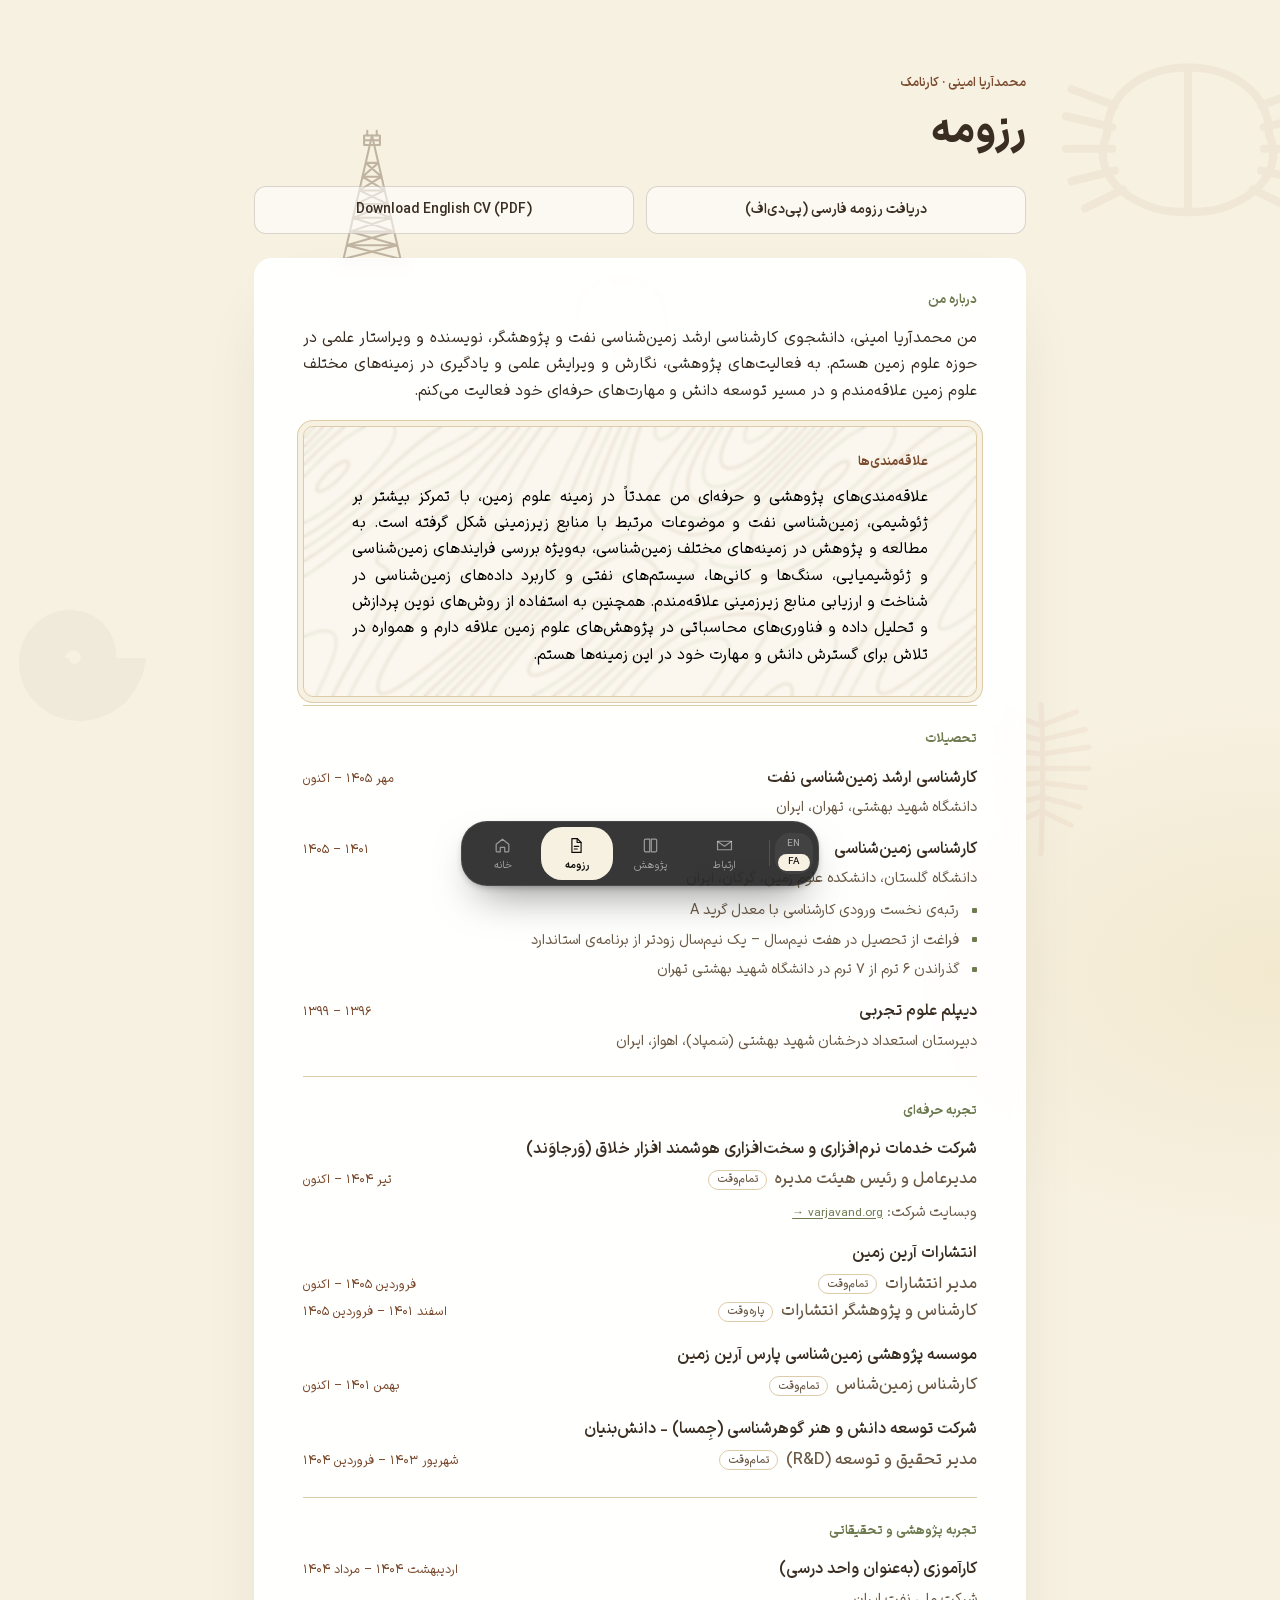
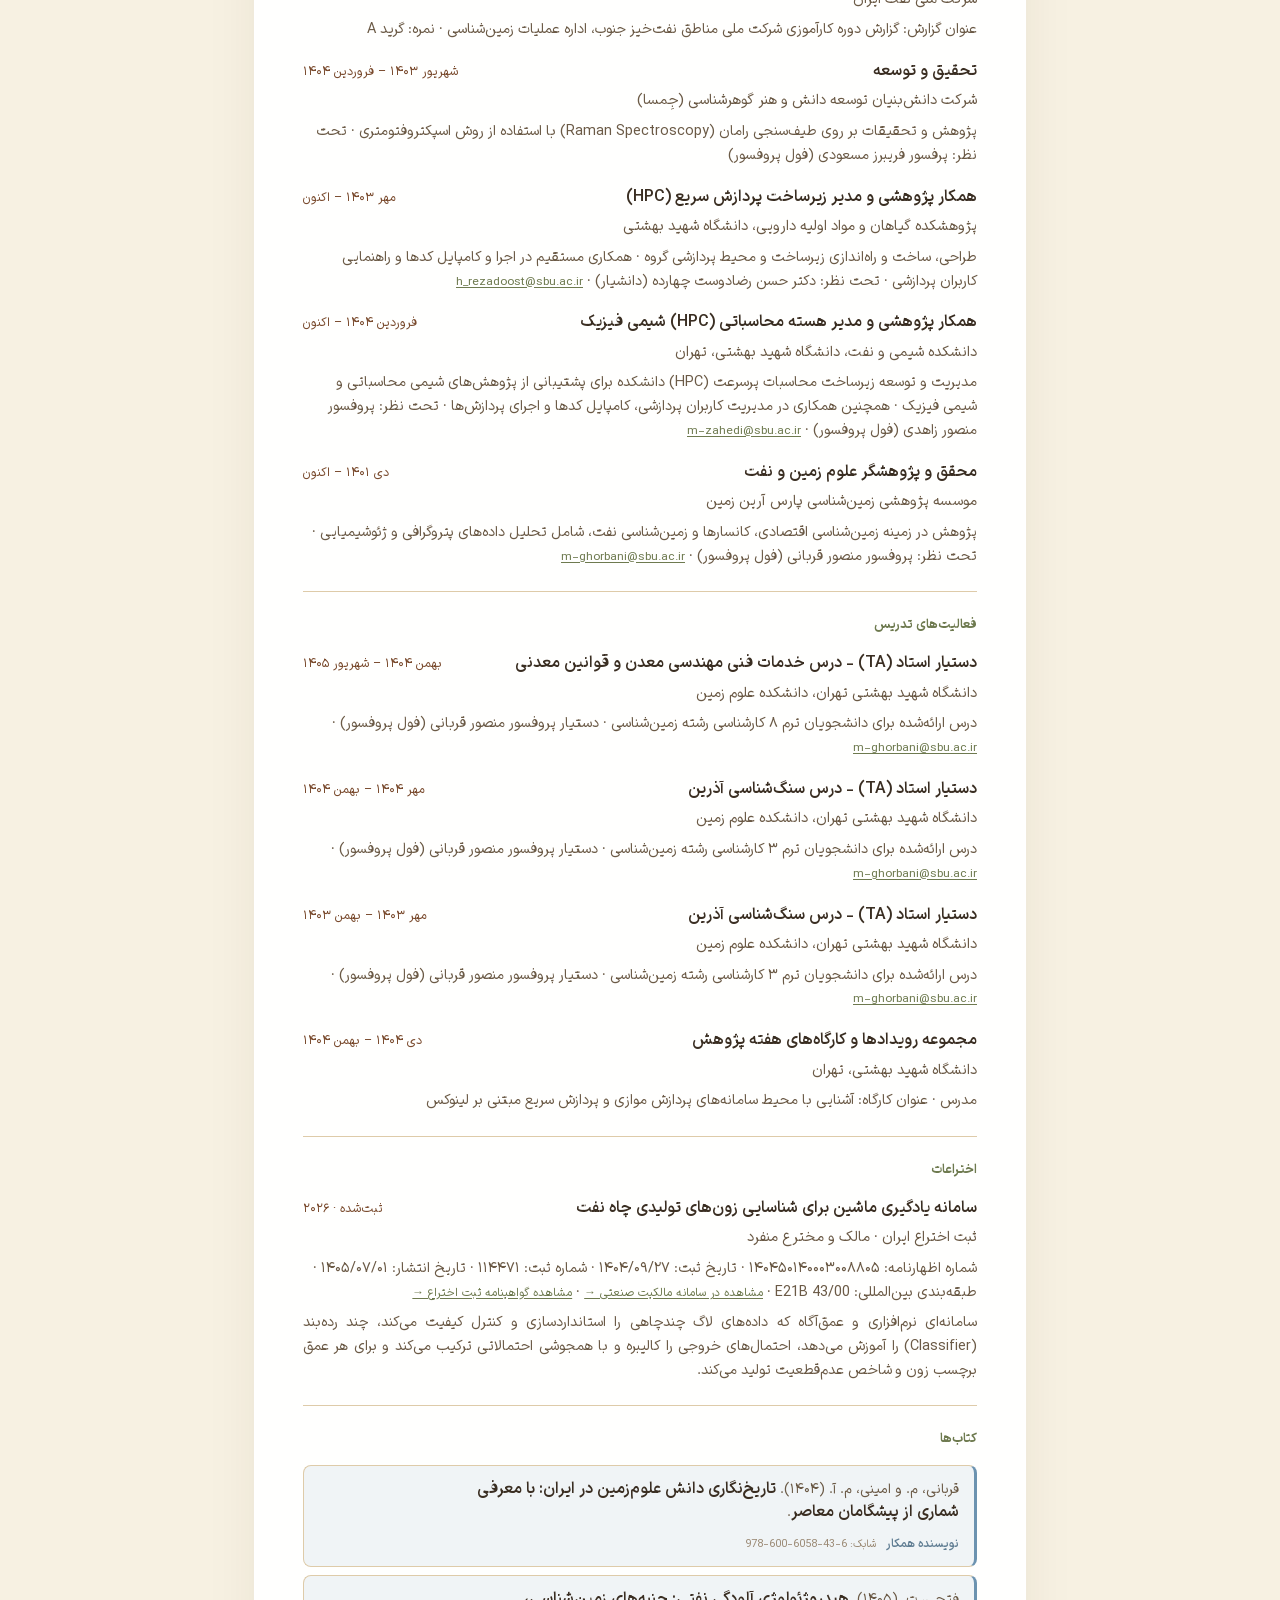
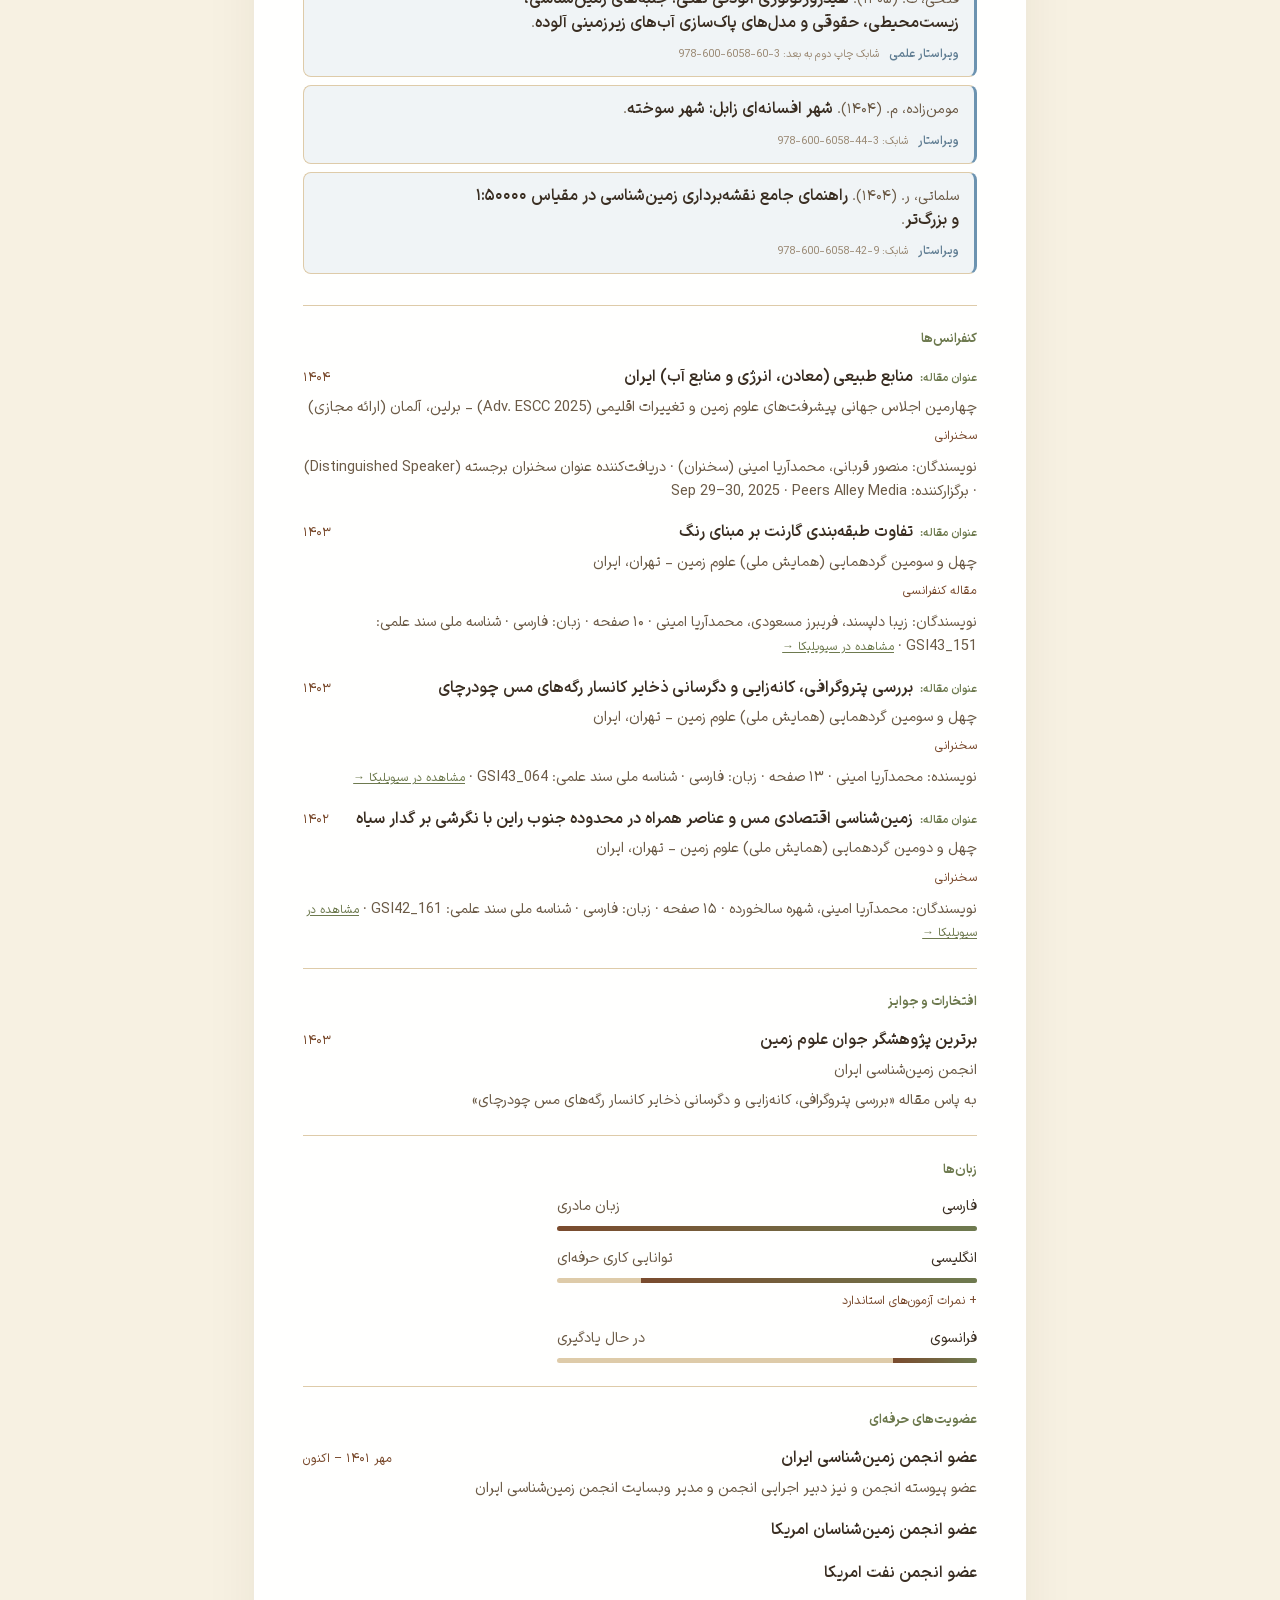
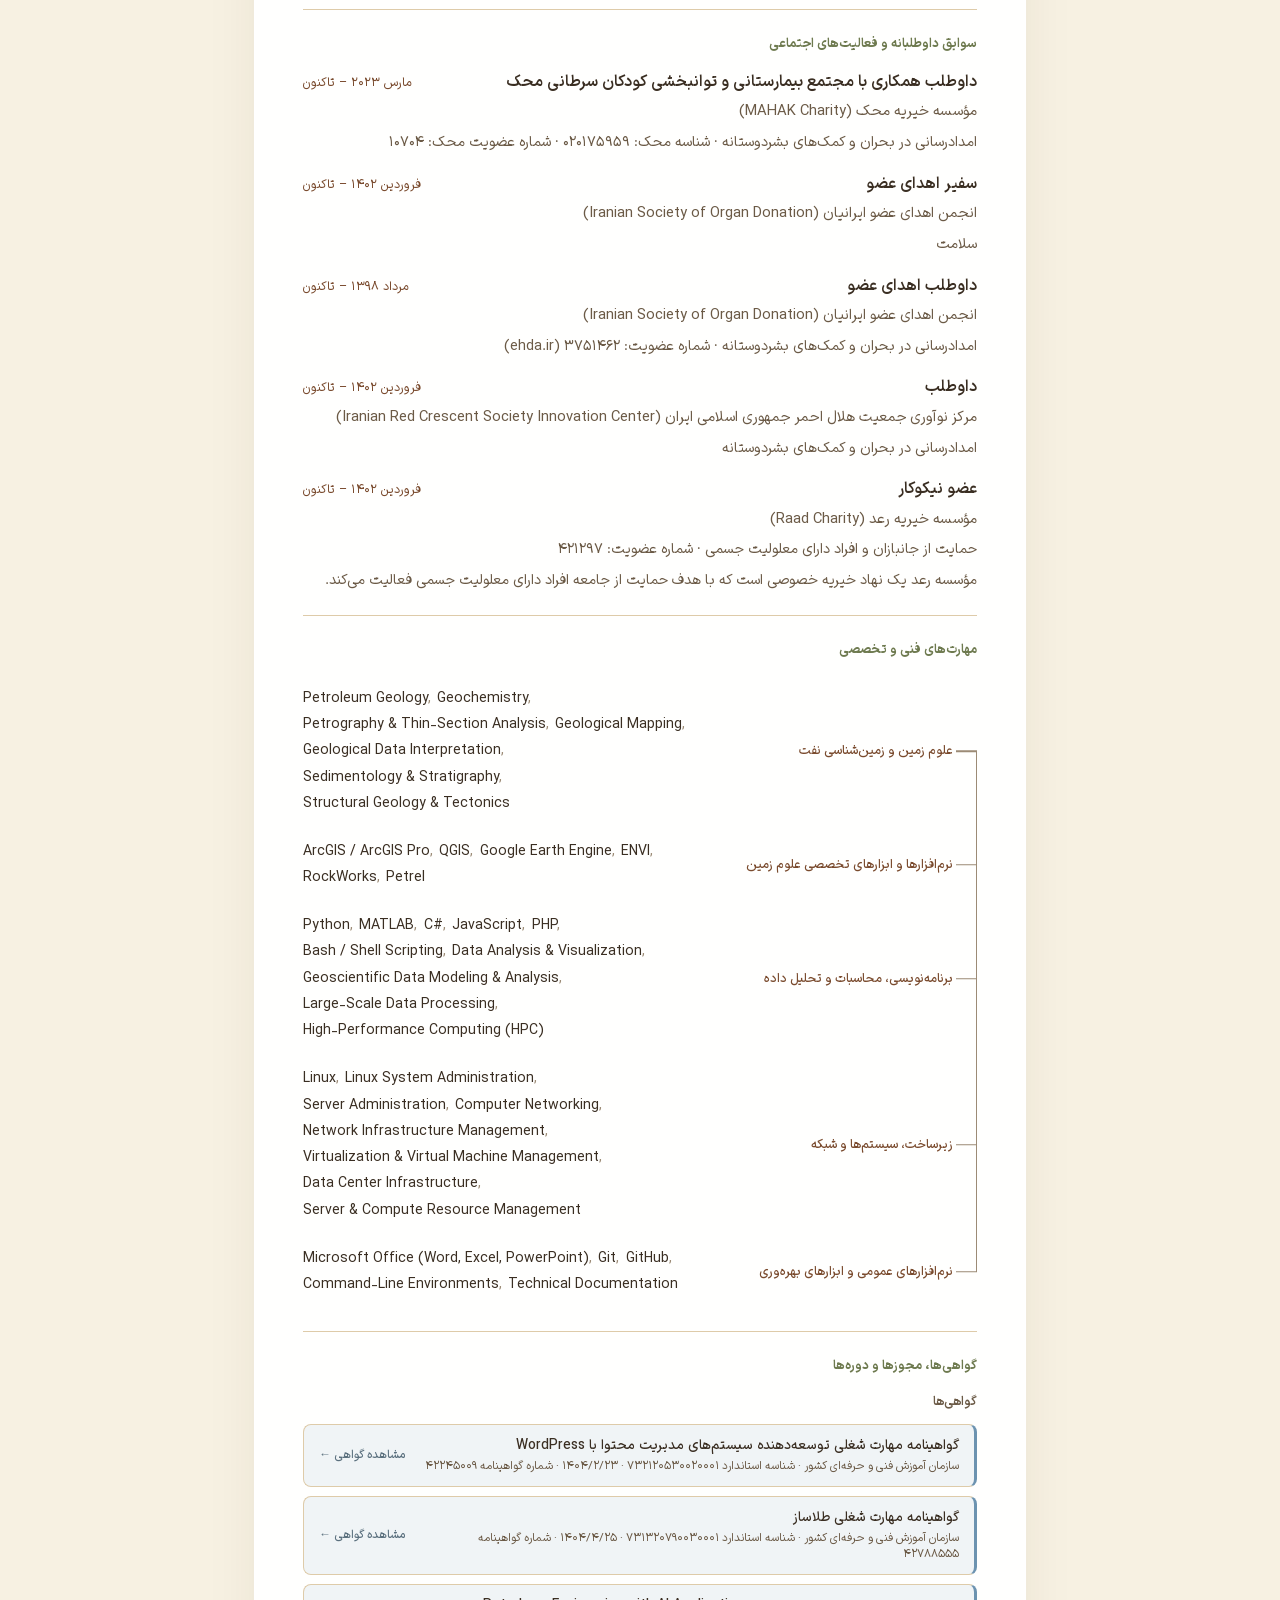
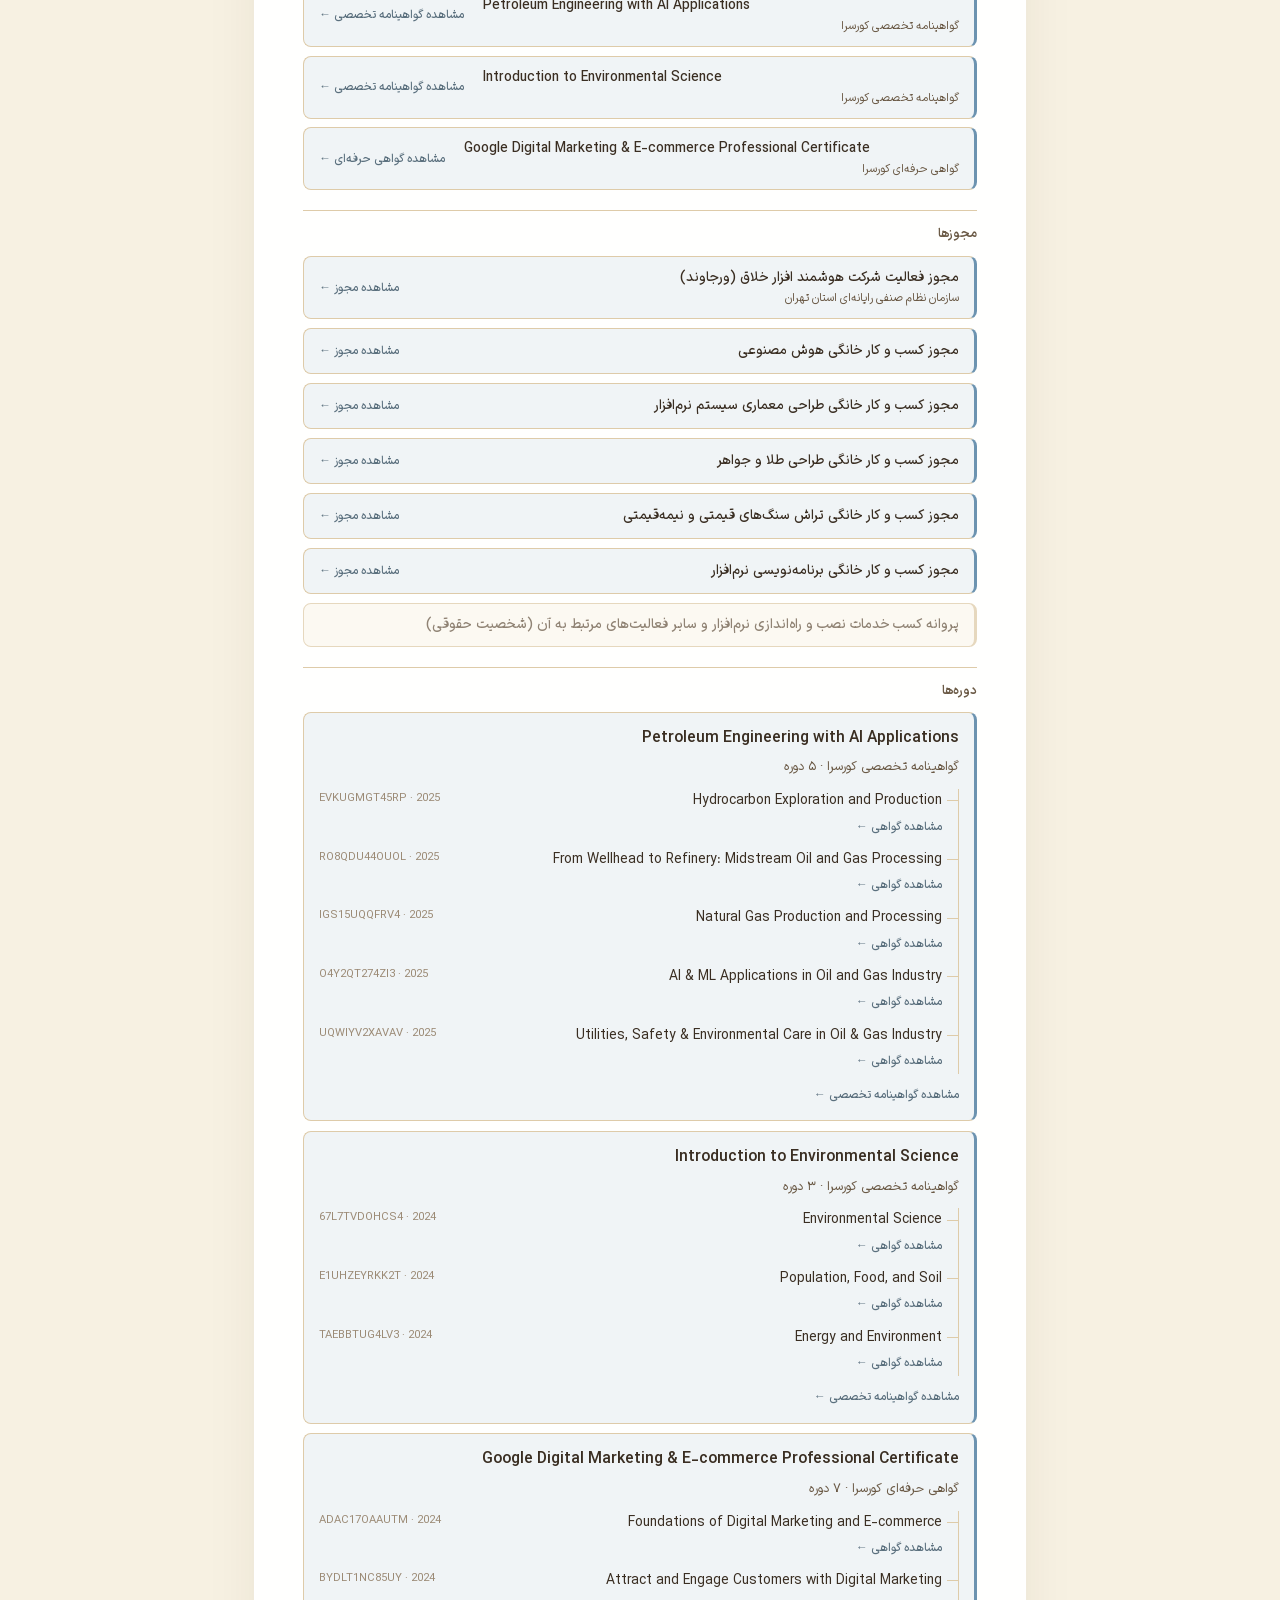
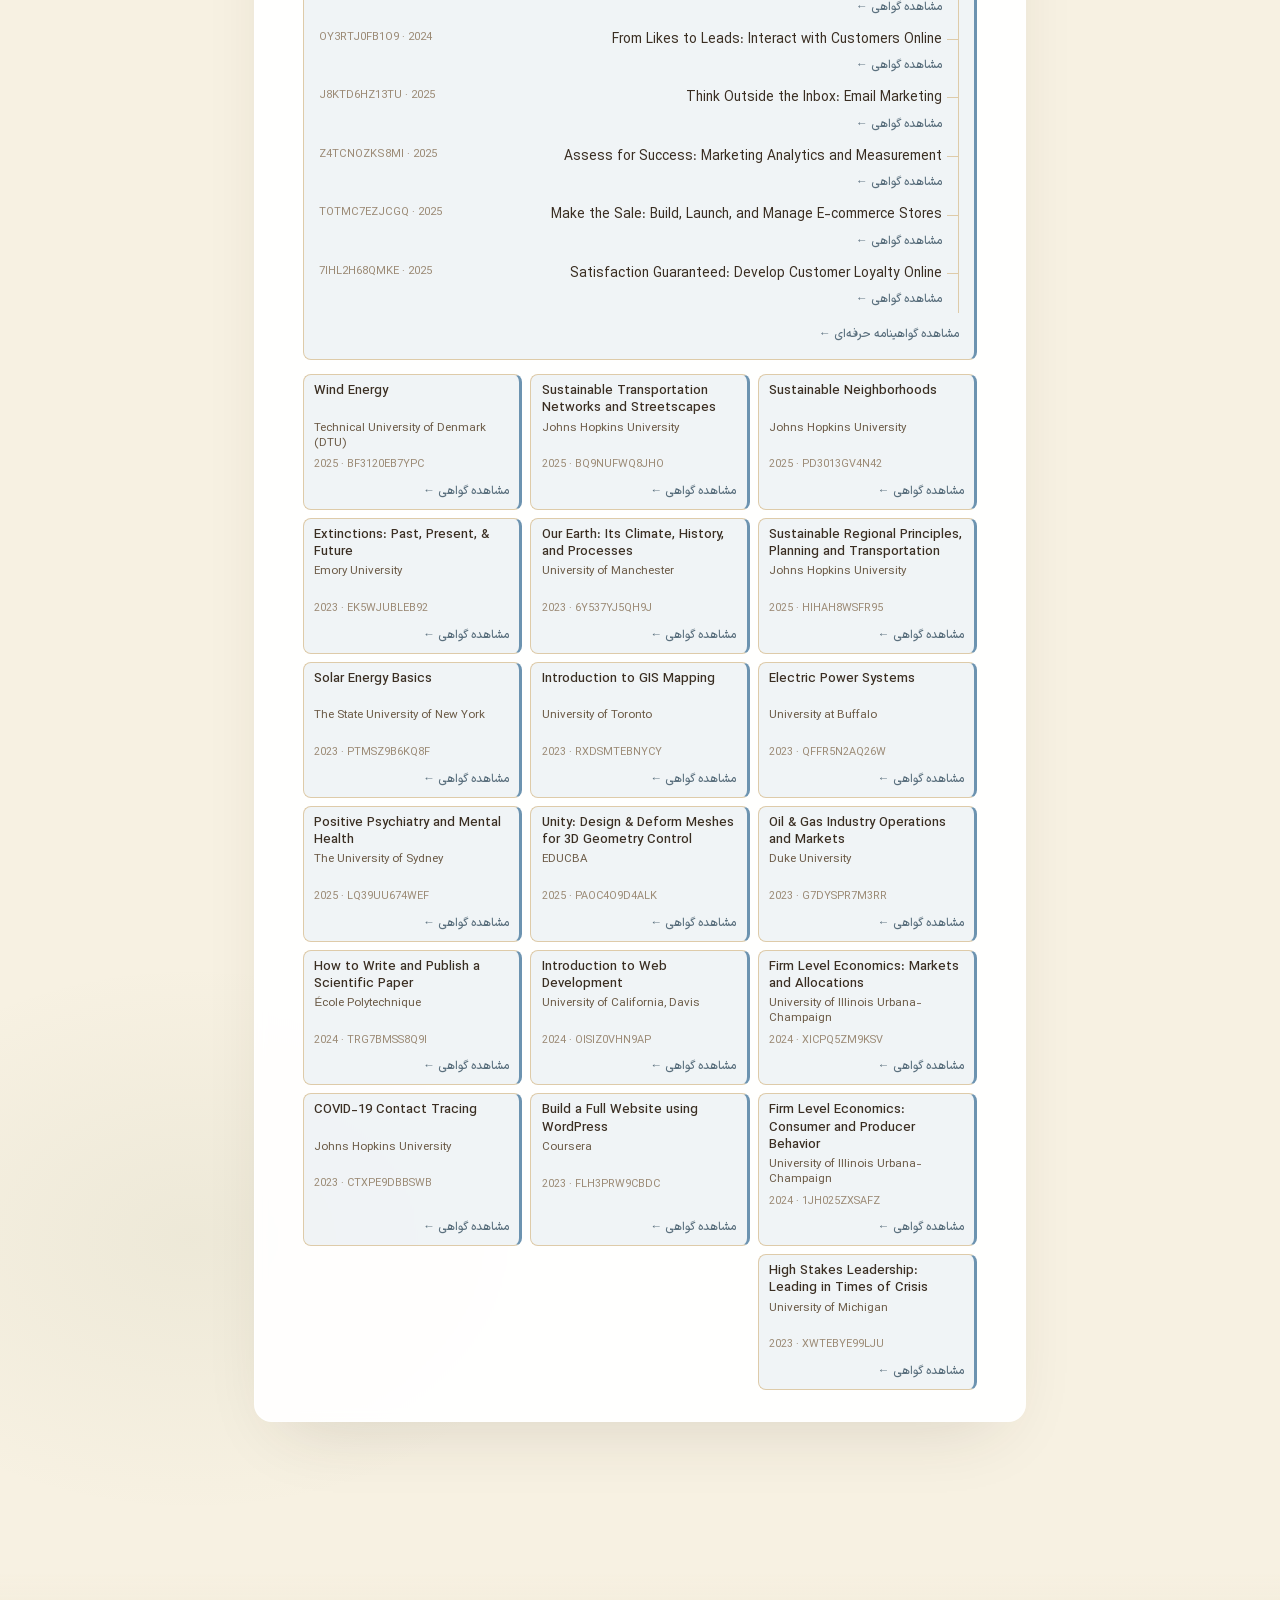
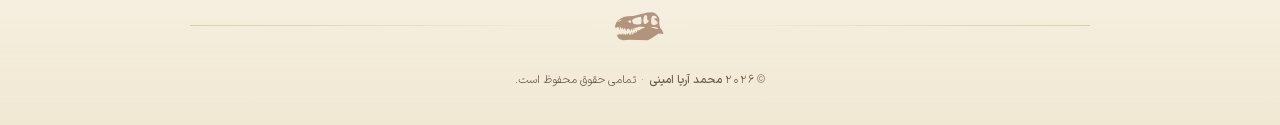
<file: fa/resume/index.html>
<!DOCTYPE html>
<html lang="fa" dir="rtl">
<head>
<meta charset="UTF-8">
<meta name="viewport" content="width=device-width, initial-scale=1.0">
<title>رزومه من - محمدآریا امینی</title>
<meta name="description" content="رزومه کامل محمدآریا امینی (آریا امینی) — تحصیلات، تجربه، انتشارات، مهارت‌ها و زبان‌ها.">
<!-- seo:start — generated by scripts/build_seo.py from scripts/seo_data.py; do not edit by hand -->
<meta name="robots" content="index, follow, max-image-preview:large, max-snippet:-1, max-video-preview:-1">
<meta name="author" content="محمدآریا امینی">
<link rel="canonical" href="https://amini.info/fa/resume/">
<link rel="alternate" hreflang="en" href="https://amini.info/resume/">
<link rel="alternate" hreflang="fa" href="https://amini.info/fa/resume/">
<link rel="alternate" hreflang="x-default" href="https://amini.info/resume/">
<meta property="og:type" content="website">
<meta property="og:site_name" content="محمدآریا امینی">
<meta property="og:locale" content="fa_IR">
<meta property="og:locale:alternate" content="en_US">
<meta property="og:url" content="https://amini.info/fa/resume/">
<meta property="og:title" content="رزومه من - محمدآریا امینی">
<meta property="og:description" content="رزومه کامل محمدآریا امینی (آریا امینی) — تحصیلات، تجربه، انتشارات، مهارت‌ها و زبان‌ها.">
<meta property="og:image" content="https://amini.info/assets/img/og-image.jpg">
<meta property="og:image:width" content="1200">
<meta property="og:image:height" content="630">
<meta property="og:image:alt" content="محمدآریا امینی">
<meta name="twitter:card" content="summary_large_image">
<meta name="twitter:title" content="رزومه من - محمدآریا امینی">
<meta name="twitter:description" content="رزومه کامل محمدآریا امینی (آریا امینی) — تحصیلات، تجربه، انتشارات، مهارت‌ها و زبان‌ها.">
<meta name="twitter:image" content="https://amini.info/assets/img/og-image.jpg">
<meta name="twitter:image:alt" content="محمدآریا امینی">
<script type="application/ld+json">
{
  "@context": "https://schema.org",
  "@graph": [
    {
      "@type": "Person",
      "@id": "https://amini.info/#person",
      "name": "محمدآریا امینی",
      "alternateName": [
        "محمد آریا امینی",
        "آریا امینی",
        "Mohammad Aria Amini",
        "Aria Amini",
        "M. A. Amini"
      ],
      "givenName": "محمدآریا",
      "familyName": "امینی",
      "disambiguatingDescription": "زمین‌شناس، پژوهشگر علوم زمین و ویراستار علمی، تهران، ایران",
      "description": "من محمدآریا امینی، دانشجوی کارشناسی ارشد زمین‌شناسی نفت و پژوهشگر، نویسنده و ویراستار علمی در حوزه علوم زمین هستم. به فعالیت‌های پژوهشی، نگارش و ویرایش علمی و یادگیری در زمینه‌های مختلف علوم زمین علاقه‌مندم و در مسیر توسعه دانش و مهارت‌های حرفه‌ای خود فعالیت می‌کنم.",
      "url": "https://amini.info/",
      "mainEntityOfPage": "https://amini.info/fa/",
      "image": {
        "@type": "ImageObject",
        "url": "https://amini.info/assets/img/portrait.jpg",
        "width": 640,
        "height": 800,
        "caption": "محمدآریا امینی"
      },
      "email": "aria@amini.info",
      "jobTitle": [
        "مدیرعامل و رئیس هیئت مدیره",
        "مدیر انتشارات",
        "کارشناس زمین‌شناس"
      ],
      "worksFor": [
        {
          "@type": "Organization",
          "name": "شرکت خدمات نرم‌افزاری و سخت‌افزاری هوشمند افزار خلاق (وَرجاوَند)",
          "url": "https://varjavand.org/"
        },
        {
          "@type": "Organization",
          "name": "انتشارات آرین زمین"
        },
        {
          "@type": "Organization",
          "name": "موسسه پژوهشی زمین‌شناسی پارس آرین زمین"
        }
      ],
      "alumniOf": [
        {
          "@type": "EducationalOrganization",
          "name": "دانشگاه گلستان"
        },
        {
          "@type": "EducationalOrganization",
          "name": "دبیرستان استعداد درخشان شهید بهشتی (سَمپاد)"
        }
      ],
      "memberOf": [
        {
          "@type": "Organization",
          "name": "انجمن زمین‌شناسی ایران"
        },
        {
          "@type": "Organization",
          "name": "انجمن زمین‌شناسی آمریکا (GSA)",
          "url": "https://www.geosociety.org/"
        },
        {
          "@type": "Organization",
          "name": "انجمن زمین‌شناسان نفت آمریکا (AAPG)",
          "url": "https://www.aapg.org/"
        }
      ],
      "award": [
        "برترین پژوهشگر جوان علوم زمین (انجمن زمین‌شناسی ایران، ۱۴۰۳)"
      ],
      "knowsAbout": [
        "زمین‌شناسی",
        "زمین‌شناسی نفت",
        "ژئوشیمی",
        "زمین‌شناسی اقتصادی",
        "پتروگرافی",
        "علوم زمین",
        "ویراستاری علمی",
        "محاسبات با کارایی بالا (HPC)"
      ],
      "knowsLanguage": [
        {
          "@type": "Language",
          "name": "فارسی"
        },
        {
          "@type": "Language",
          "name": "انگلیسی"
        },
        {
          "@type": "Language",
          "name": "فرانسوی"
        }
      ],
      "nationality": {
        "@type": "Country",
        "name": "ایران"
      },
      "address": {
        "@type": "PostalAddress",
        "addressLocality": "تهران",
        "addressCountry": "IR"
      },
      "sameAs": [
        "https://www.linkedin.com/in/mo-aria-amini",
        "https://civilica.com/p/511149/",
        "https://github.com/amini-aria",
        "https://instagram.com/daily.aria",
        "https://t.me/aria_amini"
      ]
    },
    {
      "@type": "WebSite",
      "@id": "https://amini.info/#website",
      "url": "https://amini.info/",
      "name": "محمدآریا امینی",
      "alternateName": [
        "محمد آریا امینی",
        "آریا امینی",
        "Mohammad Aria Amini"
      ],
      "inLanguage": [
        "en",
        "fa"
      ],
      "publisher": {
        "@id": "https://amini.info/#person"
      },
      "author": {
        "@id": "https://amini.info/#person"
      },
      "copyrightHolder": {
        "@id": "https://amini.info/#person"
      }
    },
    {
      "@type": "WebPage",
      "@id": "https://amini.info/fa/resume/#webpage",
      "url": "https://amini.info/fa/resume/",
      "name": "رزومه من - محمدآریا امینی",
      "description": "رزومه کامل محمدآریا امینی (آریا امینی) — تحصیلات، تجربه، انتشارات، مهارت‌ها و زبان‌ها.",
      "inLanguage": "fa",
      "isPartOf": {
        "@id": "https://amini.info/#website"
      },
      "primaryImageOfPage": {
        "@type": "ImageObject",
        "url": "https://amini.info/assets/img/og-image.jpg",
        "width": 1200,
        "height": 630
      },
      "dateModified": "2026-11-04",
      "about": {
        "@id": "https://amini.info/#person"
      },
      "breadcrumb": {
        "@id": "https://amini.info/fa/resume/#breadcrumb"
      }
    },
    {
      "@type": "BreadcrumbList",
      "@id": "https://amini.info/fa/resume/#breadcrumb",
      "itemListElement": [
        {
          "@type": "ListItem",
          "position": 1,
          "name": "خانه",
          "item": "https://amini.info/fa/"
        },
        {
          "@type": "ListItem",
          "position": 2,
          "name": "رزومه من",
          "item": "https://amini.info/fa/resume/"
        }
      ]
    },
    {
      "@type": "ItemList",
      "@id": "https://amini.info/fa/#nav",
      "name": "ناوبری سایت",
      "itemListElement": [
        {
          "@type": "ListItem",
          "position": 1,
          "item": {
            "@type": "SiteNavigationElement",
            "name": "خانه",
            "url": "https://amini.info/fa/"
          }
        },
        {
          "@type": "ListItem",
          "position": 2,
          "item": {
            "@type": "SiteNavigationElement",
            "name": "رزومه من",
            "url": "https://amini.info/fa/resume/"
          }
        },
        {
          "@type": "ListItem",
          "position": 3,
          "item": {
            "@type": "SiteNavigationElement",
            "name": "پژوهش‌ها و مقالات",
            "url": "https://amini.info/fa/publications/"
          }
        },
        {
          "@type": "ListItem",
          "position": 4,
          "item": {
            "@type": "SiteNavigationElement",
            "name": "ارتباط با من",
            "url": "https://amini.info/fa/contact/"
          }
        }
      ]
    }
  ]
}
</script>
<!-- seo:end -->
<link rel="icon" href="/assets/img/favicon.svg?v=94bd1a3eb9">
<link rel="preload" href="/assets/fonts/IRANSansXVF.woff2" as="font" type="font/woff2" crossorigin>
<link rel="stylesheet" href="/assets/css/fonts.css?v=94bd1a3eb9">
<link rel="stylesheet" href="/assets/css/style.css?v=94bd1a3eb9">
</head>
<body class="lang-fa">


<div class="fossil-field" aria-hidden="true">
  <svg class="f1" viewBox="0 0 48 32" fill="none" stroke="currentColor" stroke-width="1.5" stroke-linecap="round" stroke-linejoin="round"><path d="M9 15 C9 7 16 2.5 24 2.5 C32 2.5 39 7 39 15"/><path d="M24 2.5 L24 28.5"/><path d="M10.5 9.5 L2.5 6.5 M10 13.5 L1.5 11.5 M10 17.5 L1.5 17.5 M10.5 21.5 L2.5 23.5 M12 25 L5 28.5"/><path d="M37.5 9.5 L45.5 6.5 M38 13.5 L46.5 11.5 M38 17.5 L46.5 17.5 M37.5 21.5 L45.5 23.5 M36 25 L43 28.5"/><path d="M9 15 C7 19.5 9 25 16.5 28 C20.5 29.6 27.5 29.6 31.5 28 C39 25 41 19.5 39 15"/></svg>
  <svg class="f2" viewBox="0 0 100 100" fill="currentColor"><path d="M55.4,50.0L55.4,51.3L55.0,52.7L54.3,53.9L53.3,54.9L52.1,55.7L50.6,56.1L49.1,56.2L47.6,56.0L46.1,55.3L44.9,54.3L43.8,53.0L43.2,51.5L42.9,49.8L43.0,48.0L43.5,46.3L44.5,44.7L45.9,43.4L47.5,42.4L49.4,41.9L51.4,41.8L53.4,42.3L55.3,43.2L57.0,44.6L58.2,46.3L59.1,48.4L59.4,50.7L59.1,53.0L58.3,55.2L57.0,57.2L55.1,58.8L52.9,60.0L50.4,60.7L47.7,60.6L45.1,60.0L42.7,58.7L40.6,56.8L39.0,54.4L38.0,51.7L37.7,48.7L38.2,45.7L39.3,42.8L41.2,40.2L43.7,38.1L46.7,36.7L50.0,36.0L53.5,36.1L56.9,37.1L60.0,38.9L62.6,41.5L64.6,44.7L65.8,48.3L66.1,52.3L65.4,56.2L63.7,59.9L61.1,63.2L57.7,65.9L53.7,67.6L49.4,68.4L44.8,68.1L40.4,66.6L36.4,64.1L33.0,60.6L30.6,56.3L29.2,51.5L29.0,46.3L30.1,41.1L32.5,36.3L36.0,32.1L40.6,28.8L45.9,26.7L51.7,25.9L57.6,26.5L63.4,28.6L68.5,32.1L72.8,36.8L75.8,42.6L77.4,49.0L77.4,55.8L75.7,62.5L72.4,68.8L67.5,74.1L61.4,78.3L54.3,80.8L46.7,81.6L38.9,80.5L31.5,77.5L24.8,72.7L19.5,66.2L15.7,58.5L13.9,50.0L33.0,50.0L33.9,54.0L35.6,57.6L38.2,60.7L41.3,62.9L44.8,64.4L48.4,64.9L52.0,64.5L55.4,63.3L58.3,61.4L60.5,58.8L62.1,55.9L62.9,52.7L62.9,49.5L62.2,46.5L60.7,43.8L58.7,41.6L56.3,39.9L53.6,38.9L50.8,38.6L48.1,39.0L45.6,40.0L43.4,41.6L41.8,43.6L40.6,45.8L40.1,48.3L40.2,50.7L40.9,53.0L42.0,55.0L43.6,56.6L45.5,57.8L47.6,58.5L49.7,58.7L51.8,58.3L53.6,57.5L55.2,56.2L56.4,54.7L57.2,52.9L57.6,51.1L57.4,49.2L56.9,47.5L55.9,46.0L54.7,44.8L53.2,43.9L51.6,43.5L50.0,43.4L48.4,43.7L47.0,44.4L45.9,45.4L45.0,46.6L44.4,48.0L44.2,49.4L44.4,50.8L44.8,52.1L45.6,53.2L46.6,54.1L47.7,54.7L48.9,55.0L50.2,55.0L51.4,54.7L52.4,54.2L53.3,53.4L53.9,52.4L54.3,51.4L54.4,50.3L54.3,49.2L53.9,48.3L53.3,47.4L52.5,46.8L51.6,46.4L50.7,46.2L49.7,46.2L48.8,46.4L48.1,46.9L47.4,47.5L47.0,48.2L46.7,49.1L46.6,49.9L46.8,50.7L47.1,51.4L47.6,52.0L48.2,52.5L48.9,52.8L49.6,52.9L50.3,52.9L51.0,52.7L51.6,52.3L52.0,51.8L52.4,51.3L52.5,50.6L52.6,50.0Z"/></svg>
  <svg class="f3" viewBox="0 0 48 48" fill="none" stroke="currentColor" stroke-width="1.5" stroke-linecap="round" stroke-linejoin="round"><path d="M24 45 C24 45 23 18 24 3"/><path d="M24 9 L14 5 M24 13 L11.5 10 M24 17 L10.5 15 M24 21 L10.5 21 M24 25 L11.5 26.5 M24 29 L13 32 M24 33 L15.5 37"/><path d="M24 9 L34 5 M24 13 L36.5 10 M24 17 L37.5 15 M24 21 L37.5 21 M24 25 L36.5 26.5 M24 29 L35 32 M24 33 L32.5 37"/></svg>
  <svg class="f4" viewBox="0 0 48 32" fill="none" stroke="currentColor" stroke-width="1.5" stroke-linecap="round" stroke-linejoin="round"><path d="M9 15 C9 7 16 2.5 24 2.5 C32 2.5 39 7 39 15"/><path d="M24 2.5 L24 28.5"/><path d="M9 15 C7 19.5 9 25 16.5 28 C20.5 29.6 27.5 29.6 31.5 28 C39 25 41 19.5 39 15"/></svg>
  <svg class="f5" viewBox="0 0 48 90" fill="none" stroke="currentColor" stroke-width="1.3" stroke-linecap="round" stroke-linejoin="round"><path d="M24.0,6.0 L6.0,84.0 M24.0,6.0 L42.0,84.0 M20.0,23.3 L28.0,23.3 M18.0,32.0 L30.0,32.0 M16.0,40.7 L32.0,40.7 M14.0,49.3 L34.0,49.3 M12.0,58.0 L36.0,58.0 M10.0,66.7 L38.0,66.7 M8.0,75.3 L40.0,75.3 M6.0,84.0 L42.0,84.0 M20.0,23.3 L30.0,32.0 M28.0,23.3 L18.0,32.0 M18.0,32.0 L32.0,40.7 M30.0,32.0 L16.0,40.7 M16.0,40.7 L34.0,49.3 M32.0,40.7 L14.0,49.3 M14.0,49.3 L36.0,58.0 M34.0,49.3 L12.0,58.0 M12.0,58.0 L38.0,66.7 M36.0,58.0 L10.0,66.7 M10.0,66.7 L40.0,75.3 M38.0,66.7 L8.0,75.3 M8.0,75.3 L42.0,84.0 M40.0,75.3 L6.0,84.0"/><path d="M19,6 L29,6 L29,12 L19,12 Z M21,6 L21,3 M27,6 L27,3 M19,9 L29,9"/><path d="M2,84 L46,84 L46,89 L2,89 Z" fill="currentColor" stroke="none"/></svg>
</div>


<div class="page-header">
  <p class="page-header__eyebrow">محمدآریا امینی · کارنامک</p>
  <h1 class="page-header__title">رزومه</h1>
  <p class="page-header__updated mono" id="last-updated" data-updated-path="fa/resume/index.html"></p>
  <div class="resume-downloads">
    <a href="/assets/files/Aria-CV-Fa.pdf" class="btn btn--outline" download="Aria-CV-Fa.pdf">دریافت رزومه فارسی (پی‌دی‌اف)</a>
    <a href="/assets/files/Aria-CV-En.pdf" class="btn btn--outline" download="Aria-CV-En.pdf">Download English CV (PDF)</a>
  </div>
</div>

<div class="resume-wrap">
<div class="resume-surface">

  <!-- ══════════════════════════════════════════════════════════════
       رزومه با ویرایش آسان. بخش‌هایی که علامت «پیش‌نویس» دارند فقط
       متن ساختگی (لورم ایپسوم) برای حفظ چیدمان‌اند — هر وقت آماده شد
       جایگزینش کن. بقیه‌ی بخش‌ها واقعی‌اند.
       ══════════════════════════════════════════════════════════════ -->

  <!-- درباره من ============================================================ -->
  <section class="resume__block">
    <p class="resume__block-title">درباره من</p>
    <p class="resume__lorem justify">
      من محمدآریا امینی، دانشجوی کارشناسی ارشد زمین‌شناسی نفت و
      پژوهشگر، نویسنده و ویراستار علمی در حوزه علوم زمین هستم. به
      فعالیت‌های پژوهشی، نگارش و ویرایش علمی و یادگیری در زمینه‌های مختلف
      علوم زمین علاقه‌مندم و در مسیر توسعه دانش و مهارت‌های حرفه‌ای خود
      فعالیت می‌کنم.
    </p>
  </section>

  <!-- علاقه‌مندی‌ها — بند متمایز طبق درخواست ================================= -->
  <div class="interests-band-wrap">
  <div class="interests-band">
    <p class="interests-band__title">علاقه‌مندی‌ها</p>
    <p class="interests-band__text justify">
      علاقه‌مندی‌های پژوهشی و حرفه‌ای من عمدتاً در زمینه علوم زمین، با
      تمرکز بیشتر بر ژئوشیمی، زمین‌شناسی نفت و موضوعات مرتبط با منابع
      زیرزمینی شکل گرفته است. به مطالعه و پژوهش در زمینه‌های مختلف
      زمین‌شناسی، به‌ویژه بررسی فرایندهای زمین‌شناسی و ژئوشیمیایی، سنگ‌ها و
      کانی‌ها، سیستم‌های نفتی و کاربرد داده‌های زمین‌شناسی در شناخت و
      ارزیابی منابع زیرزمینی علاقه‌مندم. همچنین به استفاده از روش‌های نوین
      پردازش و تحلیل داده و فناوری‌های محاسباتی در پژوهش‌های علوم زمین
      علاقه دارم و همواره در تلاش برای گسترش دانش و مهارت خود در این
      زمینه‌ها هستم.
    </p>
  </div>
  </div>

  <!-- تحصیلات ============================================================ -->
  <section class="resume__block">
    <p class="resume__block-title">تحصیلات</p>
    <div class="resume__entry">
      <div class="resume__entry-head">
        <span class="resume__entry-role">کارشناسی ارشد زمین‌شناسی نفت</span>
        <span class="resume__entry-period">مهر ۱۴۰۵ – اکنون</span>
      </div>
      <p class="resume__entry-org">دانشگاه شهید بهشتی، تهران، ایران</p>
    </div>
    <div class="resume__entry">
      <div class="resume__entry-head">
        <span class="resume__entry-role">کارشناسی زمین‌شناسی</span>
        <span class="resume__entry-period">۱۴۰۱ – ۱۴۰۵</span>
      </div>
      <p class="resume__entry-org">دانشگاه گلستان، دانشکده علوم زمین، گرگان، ایران</p>
      <ul class="resume__entry-notes">
        <li>رتبه‌ی نخست ورودی کارشناسی با معدل گرید A</li>
        <li>فراغت از تحصیل در هفت نیم‌سال – یک نیم‌سال زودتر از برنامه‌ی استاندارد</li>
        <li>گذراندن ۶ ترم از ۷ ترم در دانشگاه شهید بهشتی تهران</li>
      </ul>
    </div>
    <div class="resume__entry">
      <div class="resume__entry-head">
        <span class="resume__entry-role">دیپلم علوم تجربی</span>
        <span class="resume__entry-period">۱۳۹۶ – ۱۳۹۹</span>
      </div>
      <p class="resume__entry-org">دبیرستان استعداد درخشان شهید بهشتی (سَمپاد)، اهواز، ایران</p>
    </div>
  </section>

  <!-- تجربه حرفه‌ای ============================================== -->
  <section class="resume__block">
    <p class="resume__block-title">تجربه حرفه‌ای</p>
    <div class="resume__entry resume__entry--exp">
      <p class="resume__entry-org resume__entry-org--heading">شرکت خدمات نرم‌افزاری و سخت‌افزاری هوشمند افزار خلاق (وَرجاوَند)</p>
      <div class="resume__entry-head"><span class="resume__entry-role resume__entry-role--sub">مدیرعامل و رئیس هیئت مدیره<span class="resume__role-badge">تمام‌وقت</span></span><span class="resume__entry-period">تیر ۱۴۰۴ – اکنون</span></div>
      <p class="resume__entry-detail">وبسایت شرکت: <a href="https://varjavand.org/" target="_blank" rel="noopener" class="resume__entry-link">varjavand.org →</a></p>
    </div>
    <div class="resume__entry resume__entry--exp">
      <p class="resume__entry-org resume__entry-org--heading">انتشارات آرین زمین</p>
      <div class="resume__entry-head"><span class="resume__entry-role resume__entry-role--sub">مدیر انتشارات<span class="resume__role-badge">تمام‌وقت</span></span><span class="resume__entry-period">فروردین ۱۴۰۵ – اکنون</span></div>
      <div class="resume__entry-head"><span class="resume__entry-role resume__entry-role--sub">کارشناس و پژوهشگر انتشارات<span class="resume__role-badge resume__role-badge--part-time">پاره‌وقت</span></span><span class="resume__entry-period">اسفند ۱۴۰۱ – فروردین ۱۴۰۵</span></div>
    </div>
    <div class="resume__entry resume__entry--exp">
      <p class="resume__entry-org resume__entry-org--heading">موسسه پژوهشی زمین‌شناسی پارس آرین زمین</p>
      <div class="resume__entry-head"><span class="resume__entry-role resume__entry-role--sub">کارشناس زمین‌شناس<span class="resume__role-badge">تمام‌وقت</span></span><span class="resume__entry-period">بهمن ۱۴۰۱ – اکنون</span></div>
    </div>
    <div class="resume__entry resume__entry--exp">
      <p class="resume__entry-org resume__entry-org--heading">شرکت توسعه دانش و هنر گوهرشناسی (جِمسا) - دانش‌بنیان</p>
      <div class="resume__entry-head"><span class="resume__entry-role resume__entry-role--sub">مدیر تحقیق و توسعه (R&amp;D)<span class="resume__role-badge">تمام‌وقت</span></span><span class="resume__entry-period">شهریور ۱۴۰۳ – فروردین ۱۴۰۴</span></div>
    </div>
  </section>

  <!-- تجربه پژوهشی و تحقیقاتی ======================================== -->
  <section class="resume__block">
    <p class="resume__block-title">تجربه پژوهشی و تحقیقاتی</p>
    <div class="resume__entry">
      <div class="resume__entry-head"><span class="resume__entry-role">کارآموزی (به‌عنوان واحد درسی)</span><span class="resume__entry-period">اردیبهشت ۱۴۰۴ – مرداد ۱۴۰۴</span></div>
      <p class="resume__entry-org">شرکت ملی نفت ایران</p>
      <p class="resume__entry-detail">عنوان گزارش: گزارش دوره کارآموزی شرکت ملی مناطق نفت‌خیز جنوب، اداره عملیات زمین‌شناسی · نمره: گرید A</p>
    </div>
    <div class="resume__entry">
      <div class="resume__entry-head"><span class="resume__entry-role">تحقیق و توسعه</span><span class="resume__entry-period">شهریور ۱۴۰۳ – فروردین ۱۴۰۴</span></div>
      <p class="resume__entry-org">شرکت دانش‌بنیان توسعه دانش و هنر گوهرشناسی (جِمسا)</p>
      <p class="resume__entry-detail">پژوهش و تحقیقات بر روی طیف‌سنجی رامان (Raman Spectroscopy) با استفاده از روش اسپکتروفتومتری · تحت نظر: پرفسور فریبرز مسعودی (فول پروفسور)</p>
    </div>
    <div class="resume__entry">
      <div class="resume__entry-head"><span class="resume__entry-role">همکار پژوهشی و مدیر زیرساخت پردازش سریع (HPC)</span><span class="resume__entry-period">مهر ۱۴۰۳ – اکنون</span></div>
      <p class="resume__entry-org">پژوهشکده گیاهان و مواد اولیه دارویی، دانشگاه شهید بهشتی</p>
      <p class="resume__entry-detail">طراحی، ساخت و راه‌اندازی زیرساخت و محیط پردازشی گروه · همکاری مستقیم در اجرا و کامپایل کدها و راهنمایی کاربران پردازشی · تحت نظر: دکتر حسن رضادوست چهارده (دانشیار) · <a href="mailto:h_rezadoost@sbu.ac.ir" class="resume__entry-link"><bdi dir="ltr">h_rezadoost@sbu.ac.ir</bdi></a></p>
    </div>
    <div class="resume__entry">
      <div class="resume__entry-head"><span class="resume__entry-role">همکار پژوهشی و مدیر هسته محاسباتی (HPC) شیمی فیزیک</span><span class="resume__entry-period">فروردین ۱۴۰۴ – اکنون</span></div>
      <p class="resume__entry-org">دانشکده شیمی و نفت، دانشگاه شهید بهشتی، تهران</p>
      <p class="resume__entry-detail">مدیریت و توسعه زیرساخت محاسبات پرسرعت (HPC) دانشکده برای پشتیبانی از پژوهش‌های شیمی محاسباتی و شیمی فیزیک · همچنین همکاری در مدیریت کاربران پردازشی، کامپایل کدها و اجرای پردازش‌ها · تحت نظر: پروفسور منصور زاهدی (فول پروفسور) · <a href="mailto:m-zahedi@sbu.ac.ir" class="resume__entry-link"><bdi dir="ltr">m-zahedi@sbu.ac.ir</bdi></a></p>
    </div>
    <div class="resume__entry">
      <div class="resume__entry-head"><span class="resume__entry-role">محقق و پژوهشگر علوم زمین و نفت</span><span class="resume__entry-period">دی ۱۴۰۱ – اکنون</span></div>
      <p class="resume__entry-org">موسسه پژوهشی زمین‌شناسی پارس آرین زمین</p>
      <p class="resume__entry-detail">پژوهش در زمینه زمین‌شناسی اقتصادی، کانسارها و زمین‌شناسی نفت، شامل تحلیل داده‌های پتروگرافی و ژئوشیمیایی · تحت نظر: پروفسور منصور قربانی (فول پروفسور) · <a href="mailto:m-ghorbani@sbu.ac.ir" class="resume__entry-link"><bdi dir="ltr">m-ghorbani@sbu.ac.ir</bdi></a></p>
    </div>
  </section>

  <!-- فعالیت‌های تدریس — واقعی ======================================= -->
  <section class="resume__block">
    <p class="resume__block-title">فعالیت‌های تدریس</p>
    <div class="resume__entry">
      <div class="resume__entry-head"><span class="resume__entry-role">دستیار استاد (TA) - درس خدمات فنی مهندسی معدن و قوانین معدنی</span><span class="resume__entry-period">بهمن ۱۴۰۴ – شهریور ۱۴۰۵</span></div>
      <p class="resume__entry-org">دانشگاه شهید بهشتی تهران، دانشکده علوم زمین</p>
      <p class="resume__entry-detail">درس ارائه‌شده برای دانشجویان ترم ۸ کارشناسی رشته زمین‌شناسی · دستیار پروفسور منصور قربانی (فول پروفسور) · <a href="mailto:m-ghorbani@sbu.ac.ir" class="resume__entry-link"><bdi dir="ltr">m-ghorbani@sbu.ac.ir</bdi></a></p>
    </div>
    <div class="resume__entry">
      <div class="resume__entry-head"><span class="resume__entry-role">دستیار استاد (TA) - درس سنگ‌شناسی آذرین</span><span class="resume__entry-period">مهر ۱۴۰۴ – بهمن ۱۴۰۴</span></div>
      <p class="resume__entry-org">دانشگاه شهید بهشتی تهران، دانشکده علوم زمین</p>
      <p class="resume__entry-detail">درس ارائه‌شده برای دانشجویان ترم ۳ کارشناسی رشته زمین‌شناسی · دستیار پروفسور منصور قربانی (فول پروفسور) · <a href="mailto:m-ghorbani@sbu.ac.ir" class="resume__entry-link"><bdi dir="ltr">m-ghorbani@sbu.ac.ir</bdi></a></p>
    </div>
    <div class="resume__entry">
      <div class="resume__entry-head"><span class="resume__entry-role">دستیار استاد (TA) - درس سنگ‌شناسی آذرین</span><span class="resume__entry-period">مهر ۱۴۰۳ – بهمن ۱۴۰۳</span></div>
      <p class="resume__entry-org">دانشگاه شهید بهشتی تهران، دانشکده علوم زمین</p>
      <p class="resume__entry-detail">درس ارائه‌شده برای دانشجویان ترم ۳ کارشناسی رشته زمین‌شناسی · دستیار پروفسور منصور قربانی (فول پروفسور) · <a href="mailto:m-ghorbani@sbu.ac.ir" class="resume__entry-link"><bdi dir="ltr">m-ghorbani@sbu.ac.ir</bdi></a></p>
    </div>
    <div class="resume__entry">
      <div class="resume__entry-head"><span class="resume__entry-role">مجموعه رویدادها و کارگاه‌های هفته پژوهش</span><span class="resume__entry-period">دی ۱۴۰۴ – بهمن ۱۴۰۴</span></div>
      <p class="resume__entry-org">دانشگاه شهید بهشتی، تهران</p>
      <p class="resume__entry-detail">مدرس · عنوان کارگاه: آشنایی با محیط سامانه‌های پردازش موازی و پردازش سریع مبتنی بر لینوکس</p>
    </div>
  </section>

  <!-- اختراعات ============================================== -->
  <section class="resume__block">
    <p class="resume__block-title">اختراعات</p>
    <div class="resume__entry">
      <div class="resume__entry-head"><span class="resume__entry-role">سامانه یادگیری ماشین برای شناسایی زون‌های تولیدی چاه نفت</span><span class="resume__entry-period">ثبت‌شده · ۲۰۲۶</span></div>
      <p class="resume__entry-org">ثبت اختراع ایران · مالک و مخترع منفرد</p>
      <p class="resume__entry-detail">شماره اظهارنامه: ۱۴۰۴۵۰۱۴۰۰۰۳۰۰۸۸۰۵ · تاریخ ثبت: ۱۴۰۴/۰۹/۲۷ · شماره ثبت: ۱۱۴۴۷۱ · تاریخ انتشار: ۱۴۰۵/۰۷/۰۱ · طبقه‌بندی بین‌المللی: <bdi dir="ltr">E21B 43/00</bdi> · <a href="https://ipm.ssaa.ir/Issue-IssueResult?page=1&DecNo=140450140003008805&IssueId=7007e91773564b4d891344f2a232e917&RN=114471" target="_blank" rel="noopener" class="resume__entry-link">مشاهده در سامانه مالکیت صنعتی →</a> · <a href="/assets/files/licenses/redacted-image.png" target="_blank" rel="noopener" class="resume__entry-link">مشاهده گواهینامه ثبت اختراع →</a></p>
      <p class="resume__entry-detail justify">سامانه‌ای نرم‌افزاری و عمق‌آگاه که داده‌های لاگ چندچاهی را استانداردسازی و کنترل کیفیت می‌کند، چند رده‌بند (Classifier) را آموزش می‌دهد، احتمال‌های خروجی را کالیبره و با همجوشی احتمالاتی ترکیب می‌کند و برای هر عمق برچسب زون و شاخص عدم‌قطعیت تولید می‌کند.</p>
    </div>
  </section>

  <!-- کتاب‌ها — واقعی ============================================================ -->
  <section class="resume__block">
    <p class="resume__block-title">کتاب‌ها</p>
    <div class="pub-card">
      <p class="pub-card__citation">قربانی، م. و امینی، م. آ. (۱۴۰۴). <cite class="pub-card__title">تاریخ‌نگاری دانش علوم‌زمین در ایران: با معرفی شماری از پیشگامان معاصر</cite>.</p>
      <div class="pub-card__meta"><span class="pub-card__role">نویسنده همکار</span><span class="pub-card__isbn">شابک: <bdi class="pub-card__isbn-code" dir="ltr">978-600-6058-43-6</bdi></span></div>
    </div>
    <div class="pub-card">
      <p class="pub-card__citation">فتحی، ت. (۱۴۰۵). <cite class="pub-card__title">هیدروژئولوژی آلودگی نفتی: جنبه‌های زمین‌شناسی، زیست‌محیطی، حقوقی و مدل‌های پاک‌سازی آب‌های زیرزمینی آلوده</cite>.</p>
      <div class="pub-card__meta"><span class="pub-card__role">ویراستار علمی</span><span class="pub-card__isbn">شابک چاپ دوم به بعد: <bdi class="pub-card__isbn-code" dir="ltr">978-600-6058-60-3</bdi></span></div>
    </div>
    <div class="pub-card">
      <p class="pub-card__citation">مومن‌زاده، م. (۱۴۰۴). <cite class="pub-card__title">شهر افسانه‌ای زابل: شهر سوخته</cite>.</p>
      <div class="pub-card__meta"><span class="pub-card__role">ویراستار</span><span class="pub-card__isbn">شابک: <bdi class="pub-card__isbn-code" dir="ltr">978-600-6058-44-3</bdi></span></div>
    </div>
    <div class="pub-card">
      <p class="pub-card__citation">سلماتی، ر. (۱۴۰۴). <cite class="pub-card__title">راهنمای جامع نقشه‌برداری زمین‌شناسی در مقیاس ۱:۵۰۰۰۰ و بزرگ‌تر</cite>.</p>
      <div class="pub-card__meta"><span class="pub-card__role">ویراستار</span><span class="pub-card__isbn">شابک: <bdi class="pub-card__isbn-code" dir="ltr">978-600-6058-42-9</bdi></span></div>
    </div>
  </section>

  <!-- کنفرانس‌ها — واقعی ============================================== -->
  <section class="resume__block">
    <p class="resume__block-title">کنفرانس‌ها</p>
    <div class="resume__entry">
      <div class="resume__entry-head"><span class="resume__entry-title-wrap"><span class="resume__entry-kicker">عنوان مقاله:</span><span class="resume__entry-role">منابع طبیعی (معادن، انرژی و منابع آب) ایران</span></span><span class="resume__entry-period">۱۴۰۴</span></div>
      <p class="resume__entry-org">چهارمین اجلاس جهانی پیشرفت‌های علوم زمین و تغییرات اقلیمی (Adv. ESCC 2025) - برلین، آلمان (ارائه مجازی)</p>
      <span class="resume__entry-tag">سخنرانی</span>
      <p class="resume__entry-detail">نویسندگان: منصور قربانی، محمدآریا امینی (سخنران) · دریافت‌کننده عنوان سخنران برجسته (Distinguished Speaker) · برگزارکننده: Peers Alley Media · <bdi dir="ltr">Sep 29–30, 2025</bdi></p>
    </div>
    <div class="resume__entry">
      <div class="resume__entry-head"><span class="resume__entry-title-wrap"><span class="resume__entry-kicker">عنوان مقاله:</span><span class="resume__entry-role">تفاوت طبقه‌بندی گارنت بر مبنای رنگ</span></span><span class="resume__entry-period">۱۴۰۳</span></div>
      <p class="resume__entry-org">چهل و سومین گردهمایی (همایش ملی) علوم زمین - تهران، ایران</p>
      <span class="resume__entry-tag">مقاله کنفرانسی</span>
      <p class="resume__entry-detail">نویسندگان: زیبا دلپسند، فریبرز مسعودی، محمدآریا امینی · ۱۰ صفحه · زبان: فارسی · شناسه ملی سند علمی: <bdi dir="ltr">GSI43_151</bdi> · <a href="https://civilica.com/doc/2419015/" target="_blank" rel="noopener" class="resume__entry-link">مشاهده در سیویلیکا →</a></p>
    </div>
    <div class="resume__entry">
      <div class="resume__entry-head"><span class="resume__entry-title-wrap"><span class="resume__entry-kicker">عنوان مقاله:</span><span class="resume__entry-role">بررسی پتروگرافی، کانه‌زایی و دگرسانی ذخایر کانسار رگه‌های مس چودرچای</span></span><span class="resume__entry-period">۱۴۰۳</span></div>
      <p class="resume__entry-org">چهل و سومین گردهمایی (همایش ملی) علوم زمین - تهران، ایران</p>
      <span class="resume__entry-tag">سخنرانی</span>
      <p class="resume__entry-detail">نویسنده: محمدآریا امینی · ۱۳ صفحه · زبان: فارسی · شناسه ملی سند علمی: <bdi dir="ltr">GSI43_064</bdi> · <a href="https://civilica.com/doc/2418928/" target="_blank" rel="noopener" class="resume__entry-link">مشاهده در سیویلیکا →</a></p>
    </div>
    <div class="resume__entry">
      <div class="resume__entry-head"><span class="resume__entry-title-wrap"><span class="resume__entry-kicker">عنوان مقاله:</span><span class="resume__entry-role">زمین‌شناسی اقتصادی مس و عناصر همراه در محدوده جنوب راین با نگرشی بر گدار سیاه</span></span><span class="resume__entry-period">۱۴۰۲</span></div>
      <p class="resume__entry-org">چهل و دومین گردهمایی (همایش ملی) علوم زمین - تهران، ایران</p>
      <span class="resume__entry-tag">سخنرانی</span>
      <p class="resume__entry-detail">نویسندگان: محمدآریا امینی، شهره سالخورده · ۱۵ صفحه · زبان: فارسی · شناسه ملی سند علمی: <bdi dir="ltr">GSI42_161</bdi> · <a href="https://civilica.com/doc/1963822/" target="_blank" rel="noopener" class="resume__entry-link">مشاهده در سیویلیکا →</a></p>
    </div>
  </section>

  <!-- افتخارات و جوایز — واقعی ============================================ -->
  <section class="resume__block">
    <p class="resume__block-title">افتخارات و جوایز</p>
    <div class="resume__entry">
      <div class="resume__entry-head"><span class="resume__entry-role">برترین پژوهشگر جوان علوم زمین</span><span class="resume__entry-period">۱۴۰۳</span></div>
      <p class="resume__entry-org">انجمن زمین‌شناسی ایران</p>
      <p class="resume__entry-detail">به پاس مقاله «بررسی پتروگرافی، کانه‌زایی و دگرسانی ذخایر کانسار رگه‌های مس چودرچای»</p>
    </div>
  </section>

  <!-- زبان‌ها ================================================================ -->
  <section class="resume__block">
    <p class="resume__block-title">زبان‌ها</p>
    <div class="lang-bars">
      <div>
        <div class="lang-bar__top"><span>فارسی</span><span class="lang-bar__level">زبان مادری</span></div>
        <div class="lang-bar__track"><div class="lang-bar__fill" style="width:100%"></div></div>
      </div>
      <div>
        <div class="lang-bar__top"><span>انگلیسی</span><span class="lang-bar__level">توانایی کاری حرفه‌ای</span></div>
        <div class="lang-bar__track"><div class="lang-bar__fill" style="width:80%"></div></div>
        <details class="lang-scores">
          <summary class="lang-scores__toggle">نمرات آزمون‌های استاندارد</summary>
          <div class="lang-scores__body">
            <p class="lang-scores__test-title">آزمون GRE General Test <span class="lang-scores__date">آزمون: ۲۱ آذر ۱۴۰۳ · انقضا: ۲۱ آذر ۱۴۰۸</span></p>
            <div class="lang-scores__row"><span>استدلال کلامی (Verbal)</span><span>۱۶۶ از ۱۷۰</span></div>
            <div class="lang-scores__row"><span>استدلال کمّی (Quantitative)</span><span>۱۶۶ از ۱۷۰</span></div>
            <div class="lang-scores__row"><span>نگارش تحلیلی (Analytical Writing)</span><span>۴.۰ از ۶.۰ · صدک ۶۳</span></div>
            <p class="lang-scores__test-title">آزمون TOEFL iBT <span class="lang-scores__date">آزمون: ۱۲ دی ۱۴۰۳ · انقضا: ۱۱ دی ۱۴۰۵</span></p>
            <div class="lang-scores__row"><span>نمره کل</span><span>۱۰۲ از ۱۲۰</span></div>
            <div class="lang-scores__row"><span>درک مطلب (Reading)</span><span>۳۰ از ۳۰</span></div>
            <div class="lang-scores__row"><span>شنیداری (Listening)</span><span>۲۷ از ۳۰</span></div>
            <div class="lang-scores__row"><span>نگارش (Writing)</span><span>۲۸ از ۳۰</span></div>
            <div class="lang-scores__row"><span>مکالمه (Speaking)</span><span>۱۷ از ۳۰</span></div>
          </div>
        </details>
      </div>
      <div>
        <div class="lang-bar__top"><span>فرانسوی</span><span class="lang-bar__level">در حال یادگیری</span></div>
        <div class="lang-bar__track"><div class="lang-bar__fill" style="width:20%"></div></div>
      </div>
    </div>
  </section>

  <!-- عضویت‌های حرفه‌ای — واقعی ========================================= -->
  <section class="resume__block">
    <p class="resume__block-title">عضویت‌های حرفه‌ای</p>
    <div class="resume__entry">
      <div class="resume__entry-head"><span class="resume__entry-role">عضو انجمن زمین‌شناسی ایران</span><span class="resume__entry-period">مهر ۱۴۰۱ – اکنون</span></div>
      <p class="resume__entry-org">عضو پیوسته انجمن و نیز دبیر اجرایی انجمن و مدیر وبسایت انجمن زمین‌شناسی ایران</p>
    </div>
    <div class="resume__entry">
      <div class="resume__entry-head"><span class="resume__entry-role">عضو انجمن زمین‌شناسان امریکا</span></div>
    </div>
    <div class="resume__entry">
      <div class="resume__entry-head"><span class="resume__entry-role">عضو انجمن نفت امریکا</span></div>
    </div>
  </section>

  <!-- سوابق داوطلبانه و فعالیت‌های اجتماعی ========================================= -->
  <section class="resume__block">
    <p class="resume__block-title">سوابق داوطلبانه و فعالیت‌های اجتماعی</p>
    <div class="resume__entry">
      <div class="resume__entry-head"><span class="resume__entry-role">داوطلب همکاری با مجتمع بیمارستانی و توانبخشی کودکان سرطانی محک</span><span class="resume__entry-period">مارس ۲۰۲۳ – تاکنون</span></div>
      <p class="resume__entry-org">مؤسسه خیریه محک (MAHAK Charity)</p>
      <p class="resume__entry-detail">امدادرسانی در بحران و کمک‌های بشردوستانه · شناسه محک: ۰۲۰۱۷۵۹۵۹ · شماره عضویت محک: ۱۰۷۰۴</p>
    </div>
    <div class="resume__entry">
      <div class="resume__entry-head"><span class="resume__entry-role">سفیر اهدای عضو</span><span class="resume__entry-period">فروردین ۱۴۰۲ – تاکنون</span></div>
      <p class="resume__entry-org">انجمن اهدای عضو ایرانیان (Iranian Society of Organ Donation)</p>
      <p class="resume__entry-detail">سلامت</p>
    </div>
    <div class="resume__entry">
      <div class="resume__entry-head"><span class="resume__entry-role">داوطلب اهدای عضو</span><span class="resume__entry-period">مرداد ۱۳۹۸ – تاکنون</span></div>
      <p class="resume__entry-org">انجمن اهدای عضو ایرانیان (Iranian Society of Organ Donation)</p>
      <p class="resume__entry-detail">امدادرسانی در بحران و کمک‌های بشردوستانه · شماره عضویت: ۳۷۵۱۴۶۲ (ehda.ir)</p>
    </div>
    <div class="resume__entry">
      <div class="resume__entry-head"><span class="resume__entry-role">داوطلب</span><span class="resume__entry-period">فروردین ۱۴۰۲ – تاکنون</span></div>
      <p class="resume__entry-org">مرکز نوآوری جمعیت هلال احمر جمهوری اسلامی ایران (Iranian Red Crescent Society Innovation Center)</p>
      <p class="resume__entry-detail">امدادرسانی در بحران و کمک‌های بشردوستانه</p>
    </div>
    <div class="resume__entry">
      <div class="resume__entry-head"><span class="resume__entry-role">عضو نیکوکار</span><span class="resume__entry-period">فروردین ۱۴۰۲ – تاکنون</span></div>
      <p class="resume__entry-org">مؤسسه خیریه رعد (Raad Charity)</p>
      <p class="resume__entry-detail">حمایت از جانبازان و افراد دارای معلولیت جسمی · شماره عضویت: ۴۲۱۲۹۷</p>
      <p class="resume__entry-detail">مؤسسه رعد یک نهاد خیریه خصوصی است که با هدف حمایت از جامعه افراد دارای معلولیت جسمی فعالیت می‌کند.</p>
    </div>
  </section>

  <!-- مهارت‌ها ================================================================ -->
  <section class="resume__block">
    <p class="resume__block-title">مهارت‌های فنی و تخصصی</p>
    <div class="skills-groups">
      <div class="skills-group">
        <span class="skills-group__label">علوم زمین و زمین‌شناسی نفت</span>
        <ul class="skills-list" role="list"><li>Petroleum Geology</li><li>Geochemistry</li><li>Petrography &amp; Thin-Section Analysis</li><li>Geological Mapping</li><li>Geological Data Interpretation</li><li>Sedimentology &amp; Stratigraphy</li><li>Structural Geology &amp; Tectonics</li></ul>
      </div>
      <div class="skills-group">
        <span class="skills-group__label">نرم‌افزارها و ابزارهای تخصصی علوم زمین</span>
        <ul class="skills-list" role="list"><li>ArcGIS / ArcGIS Pro</li><li>QGIS</li><li>Google Earth Engine</li><li>ENVI</li><li>RockWorks</li><li>Petrel</li></ul>
      </div>
      <div class="skills-group">
        <span class="skills-group__label">برنامه‌نویسی، محاسبات و تحلیل داده</span>
        <ul class="skills-list" role="list"><li>Python</li><li>MATLAB</li><li>C#</li><li>JavaScript</li><li>PHP</li><li>Bash / Shell Scripting</li><li>Data Analysis &amp; Visualization</li><li>Geoscientific Data Modeling &amp; Analysis</li><li>Large-Scale Data Processing</li><li>High-Performance Computing (HPC)</li></ul>
      </div>
      <div class="skills-group">
        <span class="skills-group__label">زیرساخت، سیستم‌ها و شبکه</span>
        <ul class="skills-list" role="list"><li>Linux</li><li>Linux System Administration</li><li>Server Administration</li><li>Computer Networking</li><li>Network Infrastructure Management</li><li>Virtualization &amp; Virtual Machine Management</li><li>Data Center Infrastructure</li><li>Server &amp; Compute Resource Management</li></ul>
      </div>
      <div class="skills-group">
        <span class="skills-group__label">نرم‌افزارهای عمومی و ابزارهای بهره‌وری</span>
        <ul class="skills-list" role="list"><li>Microsoft Office (Word, Excel, PowerPoint)</li><li>Git</li><li>GitHub</li><li>Command-Line Environments</li><li>Technical Documentation</li></ul>
      </div>
    </div>
  </section>

  <!-- دوره‌ها، گواهی‌ها و مجوزها ================================================ -->
  <section class="resume__block">
    <p class="resume__block-title">گواهی‌ها، مجوزها و دوره‌ها</p>

    <p class="resume__group-title resume__group-title--first">گواهی‌ها</p>
    <div class="doc-row-list">
      <div class="doc-row">
        <div class="doc-row__main">
          <span class="doc-row__title">گواهینامه مهارت شغلی توسعه‌دهنده سیستم‌های مدیریت محتوا با WordPress</span>
          <span class="doc-row__meta">سازمان آموزش فنی و حرفه‌ای کشور · شناسه استاندارد ۷۳۲۱۲۰۵۳۰۰۲۰۰۰۱ · ۱۴۰۴/۲/۲۳ · شماره گواهینامه ۴۲۲۴۵۰۰۹</span>
        </div>
        <a class="doc-row__link" href="/assets/files/certificates/wordpress-cms-developer-certificate.pdf" target="_blank" rel="noopener">مشاهده گواهی ←</a>
      </div>
      <div class="doc-row">
        <div class="doc-row__main">
          <span class="doc-row__title">گواهینامه مهارت شغلی طلاساز</span>
          <span class="doc-row__meta">سازمان آموزش فنی و حرفه‌ای کشور · شناسه استاندارد ۷۳۱۳۲۰۷۹۰۰۳۰۰۰۱ · ۱۴۰۴/۴/۲۵ · شماره گواهینامه ۴۲۷۸۸۵۵۵</span>
        </div>
        <a class="doc-row__link" href="/assets/files/certificates/goldsmith-certificate.pdf" target="_blank" rel="noopener">مشاهده گواهی ←</a>
      </div>
      <div class="doc-row doc-row--en">
        <div class="doc-row__main">
          <span class="doc-row__title">Petroleum Engineering with AI Applications</span>
          <span class="doc-row__meta">گواهینامه تخصصی کورسرا</span>
        </div>
        <a class="doc-row__link" href="https://www.coursera.org/account/accomplishments/specialization/B4YTG7OK3VTG" target="_blank" rel="noopener">مشاهده گواهینامه تخصصی ←</a>
      </div>
      <div class="doc-row doc-row--en">
        <div class="doc-row__main">
          <span class="doc-row__title">Introduction to Environmental Science</span>
          <span class="doc-row__meta">گواهینامه تخصصی کورسرا</span>
        </div>
        <a class="doc-row__link" href="https://www.coursera.org/account/accomplishments/specialization/6YGL16PGMYOE" target="_blank" rel="noopener">مشاهده گواهینامه تخصصی ←</a>
      </div>
      <div class="doc-row doc-row--en">
        <div class="doc-row__main">
          <span class="doc-row__title">Google Digital Marketing &amp; E-commerce Professional Certificate</span>
          <span class="doc-row__meta">گواهی حرفه‌ای کورسرا</span>
        </div>
        <a class="doc-row__link" href="https://www.coursera.org/account/accomplishments/professional-cert/FUR8P4I0Q1JT" target="_blank" rel="noopener">مشاهده گواهی حرفه‌ای ←</a>
      </div>
    </div>

    <p class="resume__group-title">مجوزها</p>
    <div class="doc-row-list">
      <div class="doc-row">
        <div class="doc-row__main">
          <span class="doc-row__title">مجوز فعالیت شرکت هوشمند افزار خلاق (ورجاوند)</span>
          <span class="doc-row__meta">سازمان نظام صنفی رایانه‌ای استان تهران</span>
        </div>
        <a class="doc-row__link" href="/assets/files/licenses/varjavand-company-activity-license.jpg" target="_blank" rel="noopener">مشاهده مجوز ←</a>
      </div>
      <div class="doc-row">
        <div class="doc-row__main"><span class="doc-row__title">مجوز کسب و کار خانگی هوش مصنوعی</span></div>
        <a class="doc-row__link" href="/assets/files/licenses/ai-home-business-license.pdf" target="_blank" rel="noopener">مشاهده مجوز ←</a>
      </div>
      <div class="doc-row">
        <div class="doc-row__main"><span class="doc-row__title">مجوز کسب و کار خانگی طراحی معماری سیستم نرم‌افزار</span></div>
        <a class="doc-row__link" href="/assets/files/licenses/software-architecture-home-business-license.pdf" target="_blank" rel="noopener">مشاهده مجوز ←</a>
      </div>
      <div class="doc-row">
        <div class="doc-row__main"><span class="doc-row__title">مجوز کسب و کار خانگی طراحی طلا و جواهر</span></div>
        <a class="doc-row__link" href="/assets/files/licenses/jewelry-design-home-business-license.pdf" target="_blank" rel="noopener">مشاهده مجوز ←</a>
      </div>
      <div class="doc-row">
        <div class="doc-row__main"><span class="doc-row__title">مجوز کسب و کار خانگی تراش سنگ‌های قیمتی و نیمه‌قیمتی</span></div>
        <a class="doc-row__link" href="/assets/files/licenses/gemstone-cutting-home-business-license.pdf" target="_blank" rel="noopener">مشاهده مجوز ←</a>
      </div>
      <div class="doc-row">
        <div class="doc-row__main"><span class="doc-row__title">مجوز کسب و کار خانگی برنامه‌نویسی نرم‌افزار</span></div>
        <a class="doc-row__link" href="/assets/files/licenses/software-programming-home-business-license.pdf" target="_blank" rel="noopener">مشاهده مجوز ←</a>
      </div>
      <!-- TODO: document file not yet supplied — add link once available -->
      <div class="doc-row doc-row--nolink">
        <div class="doc-row__main"><span class="doc-row__title">پروانه کسب خدمات نصب و راه‌اندازی نرم‌افزار و سایر فعالیت‌های مرتبط به آن (شخصیت حقوقی)</span></div>
      </div>
    </div>

    <p class="resume__group-title">دوره‌ها</p>
    <div class="cert-card">
      <p class="cert-card__title">Petroleum Engineering with AI Applications</p>
      <p class="cert-card__meta">گواهینامه تخصصی کورسرا · ۵ دوره</p>
      <ul class="cert-card__tree">
        <li>
          <div class="cert-card__course-row"><span class="cert-card__course">Hydrocarbon Exploration and Production</span><span class="cert-card__id">2025 · EVKUGMGT45RP</span></div>
          <a class="cert-card__link" href="https://www.coursera.org/account/accomplishments/records/EVKUGMGT45RP" target="_blank" rel="noopener">مشاهده گواهی ←</a>
        </li>
        <li>
          <div class="cert-card__course-row"><span class="cert-card__course">From Wellhead to Refinery: Midstream Oil and Gas Processing</span><span class="cert-card__id">2025 · RO8QDU44OUOL</span></div>
          <a class="cert-card__link" href="https://www.coursera.org/account/accomplishments/records/RO8QDU44OUOL" target="_blank" rel="noopener">مشاهده گواهی ←</a>
        </li>
        <li>
          <div class="cert-card__course-row"><span class="cert-card__course">Natural Gas Production and Processing</span><span class="cert-card__id">2025 · IGS15UQQFRV4</span></div>
          <a class="cert-card__link" href="https://www.coursera.org/account/accomplishments/records/IGS15UQQFRV4" target="_blank" rel="noopener">مشاهده گواهی ←</a>
        </li>
        <li>
          <div class="cert-card__course-row"><span class="cert-card__course">AI &amp; ML Applications in Oil and Gas Industry</span><span class="cert-card__id">2025 · O4Y2QT274ZI3</span></div>
          <a class="cert-card__link" href="https://www.coursera.org/account/accomplishments/records/O4Y2QT274ZI3" target="_blank" rel="noopener">مشاهده گواهی ←</a>
        </li>
        <li>
          <div class="cert-card__course-row"><span class="cert-card__course">Utilities, Safety &amp; Environmental Care in Oil &amp; Gas Industry</span><span class="cert-card__id">2025 · UQWIYV2XAVAV</span></div>
          <a class="cert-card__link" href="https://www.coursera.org/account/accomplishments/records/UQWIYV2XAVAV" target="_blank" rel="noopener">مشاهده گواهی ←</a>
        </li>
      </ul>
      <a class="cert-card__link" href="https://www.coursera.org/account/accomplishments/specialization/B4YTG7OK3VTG" target="_blank" rel="noopener">مشاهده گواهینامه تخصصی ←</a>
    </div>
    <div class="cert-card">
      <p class="cert-card__title">Introduction to Environmental Science</p>
      <p class="cert-card__meta">گواهینامه تخصصی کورسرا · ۳ دوره</p>
      <ul class="cert-card__tree">
        <li>
          <div class="cert-card__course-row"><span class="cert-card__course">Environmental Science</span><span class="cert-card__id">2024 · 67L7TVDOHCS4</span></div>
          <a class="cert-card__link" href="https://www.coursera.org/account/accomplishments/records/67L7TVDOHCS4" target="_blank" rel="noopener">مشاهده گواهی ←</a>
        </li>
        <li>
          <div class="cert-card__course-row"><span class="cert-card__course">Population, Food, and Soil</span><span class="cert-card__id">2024 · E1UHZEYRKK2T</span></div>
          <a class="cert-card__link" href="https://www.coursera.org/account/accomplishments/records/E1UHZEYRKK2T" target="_blank" rel="noopener">مشاهده گواهی ←</a>
        </li>
        <li>
          <div class="cert-card__course-row"><span class="cert-card__course">Energy and Environment</span><span class="cert-card__id">2024 · TAEBBTUG4LV3</span></div>
          <a class="cert-card__link" href="https://www.coursera.org/account/accomplishments/records/TAEBBTUG4LV3" target="_blank" rel="noopener">مشاهده گواهی ←</a>
        </li>
      </ul>
      <a class="cert-card__link" href="https://www.coursera.org/account/accomplishments/specialization/6YGL16PGMYOE" target="_blank" rel="noopener">مشاهده گواهینامه تخصصی ←</a>
    </div>
    <div class="cert-card">
      <p class="cert-card__title">Google Digital Marketing &amp; E-commerce Professional Certificate</p>
      <p class="cert-card__meta">گواهی حرفه‌ای کورسرا · ۷ دوره</p>
      <ul class="cert-card__tree">
        <li>
          <div class="cert-card__course-row"><span class="cert-card__course">Foundations of Digital Marketing and E-commerce</span><span class="cert-card__id">2024 · ADAC17OAAUTM</span></div>
          <a class="cert-card__link" href="https://www.coursera.org/account/accomplishments/records/ADAC17OAAUTM" target="_blank" rel="noopener">مشاهده گواهی ←</a>
        </li>
        <li>
          <div class="cert-card__course-row"><span class="cert-card__course">Attract and Engage Customers with Digital Marketing</span><span class="cert-card__id">2024 · BYDLT1NC85UY</span></div>
          <a class="cert-card__link" href="https://www.coursera.org/account/accomplishments/records/BYDLT1NC85UY" target="_blank" rel="noopener">مشاهده گواهی ←</a>
        </li>
        <li>
          <div class="cert-card__course-row"><span class="cert-card__course">From Likes to Leads: Interact with Customers Online</span><span class="cert-card__id">2024 · OY3RTJ0FB1O9</span></div>
          <a class="cert-card__link" href="https://www.coursera.org/account/accomplishments/records/OY3RTJ0FB1O9" target="_blank" rel="noopener">مشاهده گواهی ←</a>
        </li>
        <li>
          <div class="cert-card__course-row"><span class="cert-card__course">Think Outside the Inbox: Email Marketing</span><span class="cert-card__id">2025 · J8KTD6HZ13TU</span></div>
          <a class="cert-card__link" href="https://www.coursera.org/account/accomplishments/records/J8KTD6HZ13TU" target="_blank" rel="noopener">مشاهده گواهی ←</a>
        </li>
        <li>
          <div class="cert-card__course-row"><span class="cert-card__course">Assess for Success: Marketing Analytics and Measurement</span><span class="cert-card__id">2025 · Z4TCNOZKS8MI</span></div>
          <a class="cert-card__link" href="https://www.coursera.org/account/accomplishments/records/Z4TCNOZKS8MI" target="_blank" rel="noopener">مشاهده گواهی ←</a>
        </li>
        <li>
          <div class="cert-card__course-row"><span class="cert-card__course">Make the Sale: Build, Launch, and Manage E-commerce Stores</span><span class="cert-card__id">2025 · TOTMC7EZJCGQ</span></div>
          <a class="cert-card__link" href="https://www.coursera.org/account/accomplishments/records/TOTMC7EZJCGQ" target="_blank" rel="noopener">مشاهده گواهی ←</a>
        </li>
        <li>
          <div class="cert-card__course-row"><span class="cert-card__course">Satisfaction Guaranteed: Develop Customer Loyalty Online</span><span class="cert-card__id">2025 · 7IHL2H68QMKE</span></div>
          <a class="cert-card__link" href="https://www.coursera.org/account/accomplishments/records/7IHL2H68QMKE" target="_blank" rel="noopener">مشاهده گواهی ←</a>
        </li>
      </ul>
      <a class="cert-card__link" href="https://www.coursera.org/account/accomplishments/professional-cert/FUR8P4I0Q1JT" target="_blank" rel="noopener">مشاهده گواهینامه حرفه‌ای ←</a>
    </div>

    <div class="cert-grid">
      <div class="cert-chip">
        <span class="cert-chip__title">Sustainable Neighborhoods</span>
        <span class="cert-chip__org">Johns Hopkins University</span>
        <span class="cert-chip__id">2025 · PD3013GV4N42</span>
        <a class="cert-card__link" href="https://www.coursera.org/account/accomplishments/records/PD3013GV4N42" target="_blank" rel="noopener">مشاهده گواهی ←</a>
      </div>
      <div class="cert-chip">
        <span class="cert-chip__title">Sustainable Transportation Networks and Streetscapes</span>
        <span class="cert-chip__org">Johns Hopkins University</span>
        <span class="cert-chip__id">2025 · BQ9NUFWQ8JHO</span>
        <a class="cert-card__link" href="https://www.coursera.org/account/accomplishments/records/BQ9NUFWQ8JHO" target="_blank" rel="noopener">مشاهده گواهی ←</a>
      </div>
      <div class="cert-chip">
        <span class="cert-chip__title">Wind Energy</span>
        <span class="cert-chip__org">Technical University of Denmark (DTU)</span>
        <span class="cert-chip__id">2025 · BF3120EB7YPC</span>
        <a class="cert-card__link" href="https://www.coursera.org/account/accomplishments/records/BF3120EB7YPC" target="_blank" rel="noopener">مشاهده گواهی ←</a>
      </div>
      <div class="cert-chip">
        <span class="cert-chip__title">Sustainable Regional Principles, Planning and Transportation</span>
        <span class="cert-chip__org">Johns Hopkins University</span>
        <span class="cert-chip__id">2025 · HIHAH8WSFR95</span>
        <a class="cert-card__link" href="https://www.coursera.org/account/accomplishments/records/HIHAH8WSFR95" target="_blank" rel="noopener">مشاهده گواهی ←</a>
      </div>
      <div class="cert-chip">
        <span class="cert-chip__title">Our Earth: Its Climate, History, and Processes</span>
        <span class="cert-chip__org">University of Manchester</span>
        <span class="cert-chip__id">2023 · 6Y537YJ5QH9J</span>
        <a class="cert-card__link" href="https://www.coursera.org/account/accomplishments/records/6Y537YJ5QH9J" target="_blank" rel="noopener">مشاهده گواهی ←</a>
      </div>
      <div class="cert-chip">
        <span class="cert-chip__title">Extinctions: Past, Present, &amp; Future</span>
        <span class="cert-chip__org">Emory University</span>
        <span class="cert-chip__id">2023 · EK5WJUBLEB92</span>
        <a class="cert-card__link" href="https://www.coursera.org/account/accomplishments/records/EK5WJUBLEB92" target="_blank" rel="noopener">مشاهده گواهی ←</a>
      </div>
      <div class="cert-chip">
        <span class="cert-chip__title">Electric Power Systems</span>
        <span class="cert-chip__org">University at Buffalo</span>
        <span class="cert-chip__id">2023 · QFFR5N2AQ26W</span>
        <a class="cert-card__link" href="https://www.coursera.org/account/accomplishments/records/QFFR5N2AQ26W" target="_blank" rel="noopener">مشاهده گواهی ←</a>
      </div>
      <div class="cert-chip">
        <span class="cert-chip__title">Introduction to GIS Mapping</span>
        <span class="cert-chip__org">University of Toronto</span>
        <span class="cert-chip__id">2023 · RXDSMTEBNYCY</span>
        <a class="cert-card__link" href="https://www.coursera.org/account/accomplishments/records/RXDSMTEBNYCY" target="_blank" rel="noopener">مشاهده گواهی ←</a>
      </div>
      <div class="cert-chip">
        <span class="cert-chip__title">Solar Energy Basics</span>
        <span class="cert-chip__org">The State University of New York</span>
        <span class="cert-chip__id">2023 · PTMSZ9B6KQ8F</span>
        <a class="cert-card__link" href="https://www.coursera.org/account/accomplishments/records/PTMSZ9B6KQ8F" target="_blank" rel="noopener">مشاهده گواهی ←</a>
      </div>
      <div class="cert-chip">
        <span class="cert-chip__title">Oil &amp; Gas Industry Operations and Markets</span>
        <span class="cert-chip__org">Duke University</span>
        <span class="cert-chip__id">2023 · G7DYSPR7M3RR</span>
        <a class="cert-card__link" href="https://www.coursera.org/account/accomplishments/records/G7DYSPR7M3RR" target="_blank" rel="noopener">مشاهده گواهی ←</a>
      </div>
      <div class="cert-chip">
        <span class="cert-chip__title">Unity: Design &amp; Deform Meshes for 3D Geometry Control</span>
        <span class="cert-chip__org">EDUCBA</span>
        <span class="cert-chip__id">2025 · PAOC4O9D4ALK</span>
        <a class="cert-card__link" href="https://www.coursera.org/account/accomplishments/records/PAOC4O9D4ALK" target="_blank" rel="noopener">مشاهده گواهی ←</a>
      </div>
      <div class="cert-chip">
        <span class="cert-chip__title">Positive Psychiatry and Mental Health</span>
        <span class="cert-chip__org">The University of Sydney</span>
        <span class="cert-chip__id">2025 · LQ39UU674WEF</span>
        <a class="cert-card__link" href="https://www.coursera.org/account/accomplishments/records/LQ39UU674WEF" target="_blank" rel="noopener">مشاهده گواهی ←</a>
      </div>
      <div class="cert-chip">
        <span class="cert-chip__title">Firm Level Economics: Markets and Allocations</span>
        <span class="cert-chip__org">University of Illinois Urbana-Champaign</span>
        <span class="cert-chip__id">2024 · XICPQ5ZM9KSV</span>
        <a class="cert-card__link" href="https://www.coursera.org/account/accomplishments/records/XICPQ5ZM9KSV" target="_blank" rel="noopener">مشاهده گواهی ←</a>
      </div>
      <div class="cert-chip">
        <span class="cert-chip__title">Introduction to Web Development</span>
        <span class="cert-chip__org">University of California, Davis</span>
        <span class="cert-chip__id">2024 · OISIZ0VHN9AP</span>
        <a class="cert-card__link" href="https://www.coursera.org/account/accomplishments/records/OISIZ0VHN9AP" target="_blank" rel="noopener">مشاهده گواهی ←</a>
      </div>
      <div class="cert-chip">
        <span class="cert-chip__title">How to Write and Publish a Scientific Paper</span>
        <span class="cert-chip__org">École Polytechnique</span>
        <span class="cert-chip__id">2024 · TRG7BMSS8Q9I</span>
        <a class="cert-card__link" href="https://www.coursera.org/account/accomplishments/records/TRG7BMSS8Q9I" target="_blank" rel="noopener">مشاهده گواهی ←</a>
      </div>
      <div class="cert-chip">
        <span class="cert-chip__title">Firm Level Economics: Consumer and Producer Behavior</span>
        <span class="cert-chip__org">University of Illinois Urbana-Champaign</span>
        <span class="cert-chip__id">2024 · 1JH025ZXSAFZ</span>
        <a class="cert-card__link" href="https://www.coursera.org/account/accomplishments/records/1JH025ZXSAFZ" target="_blank" rel="noopener">مشاهده گواهی ←</a>
      </div>
      <div class="cert-chip">
        <span class="cert-chip__title">Build a Full Website using WordPress</span>
        <span class="cert-chip__org">Coursera</span>
        <span class="cert-chip__id">2023 · FLH3PRW9CBDC</span>
        <a class="cert-card__link" href="https://www.coursera.org/account/accomplishments/records/FLH3PRW9CBDC" target="_blank" rel="noopener">مشاهده گواهی ←</a>
      </div>
      <div class="cert-chip">
        <span class="cert-chip__title">COVID-19 Contact Tracing</span>
        <span class="cert-chip__org">Johns Hopkins University</span>
        <span class="cert-chip__id">2023 · CTXPE9DBBSWB</span>
        <a class="cert-card__link" href="https://www.coursera.org/account/accomplishments/records/CTXPE9DBBSWB" target="_blank" rel="noopener">مشاهده گواهی ←</a>
      </div>
      <div class="cert-chip">
        <span class="cert-chip__title">High Stakes Leadership: Leading in Times of Crisis</span>
        <span class="cert-chip__org">University of Michigan</span>
        <span class="cert-chip__id">2023 · XWTEBYE99LJU</span>
        <a class="cert-card__link" href="https://www.coursera.org/account/accomplishments/records/XWTEBYE99LJU" target="_blank" rel="noopener">مشاهده گواهی ←</a>
      </div>
    </div>
  </section>

</div>
</div>

<nav class="dock" aria-label="منوی سایت">
  <a class="dock__item" href="/fa/">
    <svg class="dock__icon" viewBox="0 0 24 24" fill="none" stroke="currentColor" stroke-width="1.5" stroke-linecap="round" stroke-linejoin="round" aria-hidden="true"><path d="M4 10.4 12 4l8 6.4V19a1 1 0 0 1-1 1h-4.2v-5.6H9.2V20H5a1 1 0 0 1-1-1Z"/></svg>
    <span class="dock__label">خانه</span>
  </a>
  <a class="dock__item is-active" href="/fa/resume/" aria-current="page">
    <svg class="dock__icon" viewBox="0 0 24 24" fill="none" stroke="currentColor" stroke-width="1.5" stroke-linecap="round" stroke-linejoin="round" aria-hidden="true"><path d="M6.2 3.2h6.6l5 5v12.6H6.2Z"/><path d="M12.8 3.2v5h5"/><path d="M9.2 13h5.6M9.2 16.4h3.8"/></svg>
    <span class="dock__label">رزومه</span>
  </a>
  <a class="dock__item" href="/fa/publications/">
    <svg class="dock__icon" viewBox="0 0 24 24" fill="none" stroke="currentColor" stroke-width="1.5" stroke-linecap="round" stroke-linejoin="round" aria-hidden="true"><path d="M4.2 5.6A1.6 1.6 0 0 1 5.8 4H11v16H5.8a1.6 1.6 0 0 1-1.6-1.6Z"/><path d="M19.8 5.6A1.6 1.6 0 0 0 18.2 4H13v16h5.2a1.6 1.6 0 0 0 1.6-1.6Z"/></svg>
    <span class="dock__label">پژوهش</span>
  </a>
  <a class="dock__item" href="/fa/contact/">
    <svg class="dock__icon" viewBox="0 0 24 24" fill="none" stroke="currentColor" stroke-width="1.5" stroke-linecap="round" stroke-linejoin="round" aria-hidden="true"><path d="M3.2 6.6h17.6v10.8H3.2Z"/><path d="m3.4 7 8.6 5.8L20.6 7"/></svg>
    <span class="dock__label">ارتباط</span>
  </a>
  <span class="dock__sep" aria-hidden="true"></span>
  <div class="dock-lang" data-lang="fa">
    <a href="/resume/" hreflang="en" lang="en">EN</a>
    <a href="/fa/resume/" hreflang="fa" lang="en" class="is-active" aria-current="page">FA</a>
  </div>
</nav>

<footer class="footer">
  <div class="footer__ornament" aria-hidden="true">
    <span class="footer__rule"></span>
    <svg class="footer__mark" viewBox="0 0 340 340" xmlns="http://www.w3.org/2000/svg" aria-hidden="true"><path d="M317,214 L304,187 L299,185 L295,175 L291,156 L292,127 L286,111 L270,93 L258,86 L248,83 L216,85 L127,107 L93,109 L68,114 L48,123 L35,132 L21,148 L13,168 L13,175 L15,177 L16,184 L24,180 L25,176 L30,179 L31,175 L35,174 L42,194 L44,194 L44,180 L48,177 L50,179 L53,191 L55,191 L57,180 L62,183 L67,194 L69,194 L70,186 L74,184 L78,187 L79,193 L84,201 L86,201 L86,195 L89,188 L101,188 L106,197 L112,201 L112,186 L116,187 L121,198 L125,200 L124,184 L127,183 L131,192 L136,195 L134,181 L138,179 L141,184 L143,184 L144,177 L146,177 L150,183 L152,183 L152,176 L158,179 L159,175 L179,175 L201,178 L200,181 L179,188 L166,196 L160,195 L160,200 L158,202 L151,197 L152,206 L149,209 L147,209 L142,202 L140,202 L142,214 L137,216 L132,209 L129,209 L129,222 L127,224 L122,221 L118,209 L116,209 L114,226 L110,225 L108,218 L105,219 L104,225 L101,226 L98,212 L96,212 L91,225 L86,223 L85,216 L83,216 L80,225 L76,225 L75,220 L73,220 L70,225 L66,225 L66,215 L64,215 L56,225 L53,224 L53,219 L50,219 L48,224 L44,225 L42,218 L39,217 L38,225 L35,226 L33,219 L31,219 L29,226 L26,228 L26,233 L31,243 L42,253 L64,260 L102,256 L219,259 L240,248 L285,219 L296,217 L314,221 L317,219 Z M241,177 L258,176 L271,178 L282,183 L284,187 L282,189 L273,188 L242,180 Z M95,140 L101,136 L109,135 L114,138 L115,145 L112,149 L108,150 L99,146 Z M54,131 L53,134 L36,144 L32,143 L36,137 L50,130 Z M174,112 L178,119 L180,133 L179,152 L174,158 L164,161 L149,161 L132,158 L126,153 L121,140 L121,132 L126,127 L141,119 L170,111 Z M249,105 L263,105 L270,109 L276,116 L275,121 L259,122 L259,126 L274,139 L281,150 L280,155 L271,162 L253,163 L245,160 L242,156 L240,149 L241,123 L244,111 Z M202,101 L209,102 L213,105 L215,109 L215,129 L224,136 L224,141 L219,148 L205,158 L199,158 L195,154 L191,141 L191,128 L194,113 L197,106 Z" fill="currentColor" fill-rule="evenodd"/></svg>
    <span class="footer__rule"></span>
  </div>
  <div class="footer__inner">
    <span class="rights"><span class="rights__mark">©</span> ۲۰۲۶ <span class="rights__name"><a href="/fa/">محمد آریا امینی</a></span> <span class="rights__sep">·</span> تمامی حقوق محفوظ است.</span>
  </div>
</footer>

<script src="/assets/js/app.js?v=94bd1a3eb9"></script>
</body>
</html>
</file>
<file: assets/css/fonts.css>
/* IRANSansX, per the guide in its package. font-weight must declare the range:
   the file's default instance is Thin, and without the range every weight would
   render Thin. Do not subset or edit these files: the licence forbids it. See
   assets/fonts/IRANSansX-NOTICE.txt. */
@font-face {
  font-family: 'IRANSansXVF';
  src: url(/assets/fonts/IRANSansXVF.woff2) format('woff2'),
       url(/assets/fonts/IRANSansXVF.woff) format('woff');
  font-weight: 100 1000;
  font-display: swap;
}
/* The same file for English pages, sized so its low Latin x-height reads like a
   normal text face. The browser downloads the file once. */
@font-face {
  font-family: 'IRANSansXVF Latin';
  src: url(/assets/fonts/IRANSansXVF.woff2) format('woff2'),
       url(/assets/fonts/IRANSansXVF.woff) format('woff');
  font-weight: 100 1000;
  font-display: swap;
  size-adjust: 112%;
}
/* Static cuts for browsers without variable fonts (see @supports in style.css). */
@font-face {
  font-family: iransansx;
  src: url(/assets/fonts/IRANSansX-Regular.woff) format('woff');
  font-weight: 400;
  font-display: swap;
}
@font-face {
  font-family: iransansx;
  src: url(/assets/fonts/IRANSansX-Bold.woff) format('woff');
  font-weight: 700;
  font-display: swap;
}

/* Geist Mono, used only by the terminal on the home page. */
/* latin-ext */
@font-face {
  font-family: 'Geist Mono';
  font-style: normal;
  font-weight: 300 500;
  font-display: swap;
  src: url(/assets/fonts/geist-mono-latin-ext-d09800.woff2) format('woff2');
  unicode-range: U+0100-02BA, U+02BD-02C5, U+02C7-02CC, U+02CE-02D7, U+02DD-02FF, U+0304, U+0308, U+0329, U+1D00-1DBF, U+1E00-1E9F, U+1EF2-1EFF, U+2020, U+20A0-20AB, U+20AD-20C4, U+2113, U+2C60-2C7F, U+A720-A7FF;
}
/* latin */
@font-face {
  font-family: 'Geist Mono';
  font-style: normal;
  font-weight: 300 500;
  font-display: swap;
  src: url(/assets/fonts/geist-mono-latin-b291d8.woff2) format('woff2');
  unicode-range: U+0000-00FF, U+0131, U+0152-0153, U+02BB-02BC, U+02C6, U+02DA, U+02DC, U+0304, U+0308, U+0329, U+2000-206F, U+20AC, U+2122, U+2191, U+2193, U+2212, U+2215, U+FEFF, U+FFFD;
}
</file>
<file: assets/css/style.css>
/* =========================================================================
   TOKENS — earthy sediment/fossil palette (brown, cream, muted clay & olive)
   ========================================================================= */
:root {
  --cream: #F7F1E2;
  --cream-deep: #EBDFC5;
  --surface: #FBF7EE;
  --surface-glass: rgba(251, 247, 238, 0.6);
  --hairline: #DECBA9;

  --ink: #3A2E22;
  --ink-dim: #6B5A46;
  --ink-faint: #9C8B76;

  --umber: #7A4B2E;
  --clay: #B5623B;
  --olive: #6E7A4F;
  --sand-gold: #C9A227;
  --pastel-blue: #6C93B0;

  --umber-soft: rgba(122, 75, 46, 0.07);
  --clay-soft: rgba(181, 98, 59, 0.09);
  --olive-soft: rgba(110, 122, 79, 0.07);
  --gold-soft: rgba(201, 162, 39, 0.10);
  --pastel-blue-soft: rgba(108, 147, 176, 0.10);

  /* One family carries the whole site, in both languages: IRANSansX, through
     its variable file. Hierarchy comes from the weight axis alone (see the
     scale in the weight tokens below). Before variable-font support the guide
     that ships with the font falls back to its static cuts, hence the
     @supports swap under this block; those browsers get Regular and Bold only.

     --font-title and --font-mono stay separate tokens because the rules are
     written against those roles, even though they now name the same face.
     IRANSansX has no Latin italic, and Persian has no italic convention, so
     nothing on the site asks for one.

     English uses the same file at a larger size (see fonts.css): its Latin
     x-height is low next to its Persian, which is right for Latin words inside
     Persian text but small for a page of English. */
  --font-en: iransansx, Tahoma, 'Segoe UI', sans-serif;
  --font-fa: iransansx, Tahoma, 'Segoe UI', sans-serif;
  --font-sans-en: var(--font-en);
  --font-mono-en: var(--font-en);

  --font-display: var(--font-en);
  --font-title: var(--font-en);
  --font-body: var(--font-en);
  --font-mono: var(--font-en);

  /* Kept as a hook for the display sizes; IRANSansX needs no correction. */
  --display-scale: 1;

  /* Running prose sits at Regular in both languages. */
  --w-prose: 400;

  --edge: clamp(1.25rem, 5vw, 4.5rem);
  --dock-air: 1.75rem;
  --max-w: 900px;

  --mx: 50%;
  --my: 40%;
}

body.lang-fa {
  --font-display: var(--font-fa);
  --font-title: var(--font-fa);
  --font-body: var(--font-fa);
  --font-mono: var(--font-fa);
}

/* The guide's fallback pattern: @supports decides between the variable file and
   the static cuts, so a browser only ever downloads one of the two. */
@supports (font-variation-settings: normal) {
  :root {
    --font-en: 'IRANSansXVF Latin', Tahoma, 'Segoe UI', sans-serif;
    --font-fa: 'IRANSansXVF', Tahoma, 'Segoe UI', sans-serif;
  }
}

/* The site's dot style is Dots 4. Weight is left to font-weight, which drives
   the wght axis because @font-face declares the range. Set on everything, not
   just body: buttons and inputs do not inherit it, and any `font:` shorthand
   would reset an inherited value. */
*, *::before, *::after { font-variation-settings: "DOTS" 4; }

/* Safety net: if Persian text is ever marked up with lang="fa" inside an
   English-language page, it always renders at the Persian size of the
   site's font rather than the enlarged English one. */
:lang(fa) { font-family: var(--font-fa); }

@property --mx { syntax: '<percentage>'; inherits: true; initial-value: 50%; }
@property --my { syntax: '<percentage>'; inherits: true; initial-value: 40%; }

/* Cross-document View Transitions: lets the header fossil mark morph
   between pages in browsers that support it (Chromium). Degrades to a
   plain swap everywhere else — no JS required, purely progressive. */
@view-transition { navigation: auto; }
/* The site-wide reduced-motion block below cannot reach these: the view
   transition pseudo-elements live in their own tree and * never matches
   them. Turning the navigation off is the honest way to say the same thing. */
@media (prefers-reduced-motion: reduce) {
  @view-transition { navigation: none; }
}

/* =========================================================================
   RESET
   ========================================================================= */
* { box-sizing: border-box; }
html { scroll-behavior: smooth; }
/* ...unless app.js is driving the scroll itself (see inertialScroll). It
   moves the page a fraction of the remaining distance every frame, and with
   scroll-behavior: smooth each of those would start its own animation to a
   destination the next frame overwrites — smooth twice over is stutter. */
html.has-inertia { scroll-behavior: auto; }
@media (prefers-reduced-motion: reduce) {
  html { scroll-behavior: auto; }
  * { animation-duration: 0.001ms !important; transition-duration: 0.001ms !important; }
}
body {
  margin: 0;
  background:
    radial-gradient(900px 600px at 8% -5%, var(--umber-soft), transparent 60%),
    radial-gradient(800px 500px at 100% 10%, var(--gold-soft), transparent 55%),
    radial-gradient(700px 500px at 15% 95%, var(--olive-soft), transparent 55%),
    var(--cream);
  color: var(--ink);
  font-family: var(--font-body);
  line-height: 1.7;
  -webkit-font-smoothing: antialiased;
  /* The variable file has every weight, so nothing is ever faked. If a weight
     or an italic is asked for and missing, the page shows that plainly. */
  font-synthesis: none;
  font-optical-sizing: auto;
  text-align: left;
  position: relative;
}
/* The weight scale, the same in both languages:
     900 Black      the name in the hero, once per site
     800 ExtraBold  page titles
     700 Bold       section titles and block labels
     600 DemiBold   entry and card titles, small headings, buttons
     500 Medium     roles, badges, sub-entries
     400 Regular    prose
     300 Light      secondary lines (school, footer, contact addresses)
     200 UltraLight and 100 Thin  the contact page's big title only: they thin
                    out below about 2rem, so Thin waits for the 3rem desktop size */
h1, h2 {
  font-family: var(--font-display);
  margin: 0;
  font-weight: 700;
  line-height: 1.16;
  letter-spacing: -0.01em;
  word-spacing: 0.08em;
  text-wrap: balance;
  color: var(--ink);
}
h1 { font-weight: 800; }
h3 {
  font-family: var(--font-title);
  margin: 0;
  font-weight: 600;
  line-height: 1.35;
  letter-spacing: -0.006em;
  color: var(--ink);
}
body.lang-fa :is(h1, h2, h3) { letter-spacing: 0; line-height: 1.5; }
p { margin: 0; text-wrap: pretty; }
a { color: inherit; text-decoration: none; }
ul { margin: 0; padding: 0; list-style: none; }
img, svg { display: block; max-width: 100%; }
::selection { background: var(--gold-soft); color: var(--ink); }
:focus-visible { outline: 2px solid var(--olive); outline-offset: 3px; }

html[dir="rtl"] body { text-align: right; }
html[dir="ltr"] body { text-align: left; }

/* Figures in the label voice are tabular: dates, scores and IDs line up
   in a column instead of shuffling by a few hundredths of an em. */
.mono { font-family: var(--font-mono); letter-spacing: 0.02em; font-variant-numeric: tabular-nums; }
body.lang-fa .mono { letter-spacing: 0; }

/* text-align-last is left at its `auto` default on purpose: for justified text
   that already means "start-aligned last line", which is correct in both
   directions. The explicit right/left pair this replaces produced a
   right-flush last line in English — reading as right-aligned text — any time
   the html[dir="ltr"] override didn't win. */
/* Justification kept "low": the browser is told to take up the slack in the
   word spaces only. Left to `auto` a shaping engine is allowed to stretch the
   letters themselves — kashida elongation in Arabic script, letter-spacing in
   Latin — which is what makes justified type look pulled apart. Word spaces
   are also nudged marginally tight so that the extra the engine adds starts
   from a smaller base. */
.justify {
  text-align: justify;
  text-justify: inter-word;
  word-spacing: -0.012em;
}
.justify:lang(en) { hyphens: auto; }

/* Persian headings/labels must never get letter-spacing or uppercase —
   both break letter joining in the script. */
body.lang-fa .section__eyebrow,
body.lang-fa .page-header__eyebrow,
body.lang-fa .resume__block-title,
body.lang-fa .resume__group-title,
body.lang-fa .interests-band__title,
body.lang-fa .skills-group__label { font-size: 0.8rem; line-height: 1.7; }
body.lang-fa .section__eyebrow,
body.lang-fa .page-header__eyebrow,
body.lang-fa .resume__block-title,
body.lang-fa .interests-band__title,
body.lang-fa .skills-group__label,
body.lang-fa .pub-card__role,
body.lang-fa .cert-card__link,
body.lang-fa .resume__entry-tag,
body.lang-fa .resume__entry-kicker,
body.lang-fa .dock__label {
  letter-spacing: 0 !important;
  text-transform: none !important;
}

/* =========================================================================
   FOSSIL FIELD — faint, slow-moving watermark shapes behind every page
   ========================================================================= */
.fossil-field {
  position: fixed;
  inset: 0;
  z-index: -1;
  overflow: hidden;
  pointer-events: none;
}
/* Mirrored in RTL so the watermarks land on the side the text isn't on.
   Without it the derrick sits at 68% from the left, which is exactly where a
   right-aligned page title ends up. */
html[dir="rtl"] .fossil-field { transform: scaleX(-1); }
.fossil-field svg {
  position: absolute;
  color: var(--umber);
  opacity: 0.055;
}
.fossil-field .f1 { width: 260px; top: 6%; left: -3%; animation: fossil-drift 46s ease-in-out infinite; }
.fossil-field .f2 { width: 200px; top: 62%; right: -2%; color: var(--olive); animation: fossil-drift 38s ease-in-out infinite reverse; animation-delay: -8s; }
.fossil-field .f3 { width: 170px; bottom: 4%; left: 12%; color: var(--clay); animation: fossil-drift 42s ease-in-out infinite; animation-delay: -20s; }
.fossil-field .f4 { width: 140px; top: 30%; left: 46%; color: var(--sand-gold); animation: fossil-drift 34s ease-in-out infinite reverse; animation-delay: -14s; }
.fossil-field .f5 { width: 76px; top: 14%; left: 68%; color: var(--ink-faint); opacity: 0.6; animation: fossil-drift 50s ease-in-out infinite; animation-delay: -28s; }


@keyframes fossil-drift {
  0%, 100% { transform: translate(0, 0) rotate(0deg); }
  50% { transform: translate(2.5%, -3%) rotate(4deg); }
}


/* =========================================================================
   DOCK — the site menu lives at the bottom of the viewport on a solid black
   bar, fixed. It replaces the header link row AND the burger drawer: one
   control, the same at every width, always reachable without scrolling back
   to the top. The header keeps only the name and the language switch.
   ========================================================================= */
/* sticky, not fixed. In flow the dock's own row sits immediately above the
   footer, so as the page bottom arrives the bar simply settles into that row
   and stops — it can never reach the copyright line, and because the row is
   real layout it also cannot cover the content above it. No JS, no scroll
   listener, and it is correct on every page regardless of length. */
.dock {
  /* one curve for everything that moves in the bar: overshoot-free, slow to
     settle. Two different easings on two things that move together is what
     makes a control feel loose. */
  --dock-ease: cubic-bezier(0.22, 1, 0.36, 1);

  position: sticky; z-index: 90;
  bottom: calc(0.9rem + env(safe-area-inset-bottom, 0px));
  margin-inline: auto;
  /* The bar is the one thing on the site that is meant to survive a page
     change, so it is captured as a single shared element rather than left to
     the root cross-fade. Without a name of its own it was captured twice —
     once per page — and near the end of a page, where it lifts off the bottom
     to sit above the footer, the two copies were 168px apart: for the length
     of the transition you saw the old bar high, the new bar low, and the
     cream pill sailing between them. Named, there is exactly one bar, and it
     glides from wherever it was to wherever it belongs. */
  view-transition-name: dock;
  width: max-content; max-width: calc(100% - 1.5rem);
  display: flex; align-items: stretch; gap: 2px;
  padding: 5px;
  /* Glass, not a solid slab. The bar floats over the page for most of the
     scroll, and an opaque black rectangle makes content vanish under a hard
     edge; blurring what passes beneath it keeps the two surfaces related, so
     the bar reads as sitting ON the page rather than punched through it. */
  background: rgba(11, 11, 13, 0.82);
  backdrop-filter: blur(22px) saturate(180%);
  -webkit-backdrop-filter: blur(22px) saturate(180%);
  border: 1px solid rgba(255, 255, 255, 0.09);
  border-radius: 26px;
  box-shadow: 0 20px 44px -18px rgba(0, 0, 0, 0.6), 0 3px 10px -4px rgba(0, 0, 0, 0.45);
  transition: box-shadow 0.35s var(--dock-ease), border-color 0.35s var(--dock-ease);
}
@supports not ((backdrop-filter: blur(1px)) or (-webkit-backdrop-filter: blur(1px))) {
  .dock { background: #0B0B0D; }
}
/* Persian mirrors the page; it does not mirror this bar. The dock is a fixed
   set of destinations in a fixed order, not running text — flipping it moves
   every icon to a new place, so the same site learned in one language has to be
   relearned in the other. The Latin arrangement is the base in both and only
   the word under each icon is translated. Each label is a single Persian run,
   which the bidi algorithm still shapes right-to-left inside this LTR box. */
html[dir="rtl"] .dock { direction: ltr; }
.dock:hover {
  border-color: rgba(255, 255, 255, 0.14);
  box-shadow: 0 26px 54px -18px rgba(0, 0, 0, 0.68), 0 4px 12px -4px rgba(0, 0, 0, 0.5);
}

/* ONE highlight that travels between items, rather than a separate background
   fading in under each one. Cross-fading two rectangles reads as two events;
   moving a single rectangle reads as one, and it is what makes the bar feel
   continuous instead of switchy. Injected by assets/js/app.js only where a
   real pointer can hover, so touch keeps the plain per-item fallback below. */
.dock__glow {
  position: absolute; left: 0; top: 0; z-index: 0;
  border-radius: 21px;
  background: rgba(255, 255, 255, 0.085);
  opacity: 0;
  pointer-events: none;
  transition: transform 0.38s var(--dock-ease),
              width 0.38s var(--dock-ease),
              height 0.38s var(--dock-ease),
              opacity 0.22s ease;
}
.dock.is-hovering .dock__glow { opacity: 1; }
.dock__item {
  position: relative; isolation: isolate; z-index: 1;
  display: flex; flex-direction: column; align-items: center; justify-content: center;
  gap: 5px;
  min-width: 4.5rem;
  padding: 0.6rem 0.85rem 0.55rem;
  border-radius: 21px;
  color: rgba(255, 255, 255, 0.5);
  transition: color 0.25s ease, transform 0.24s var(--dock-ease);
}
/* the press is the only place the bar is allowed to overshoot-free snap:
   a short, small scale down, released on the same curve as everything else */
.dock__item:active { transform: scale(0.94); }
/* The active pill is a pseudo-element rather than a background on the link so
   that only the pill carries view-transition-name: the label and icon are left
   out of the shared-element capture, so navigating slides the pill along the
   dock instead of dragging two words across it. */
.dock__item::before {
  content: "";
  position: absolute; inset: 0; z-index: -1;
  border-radius: inherit;
  background: transparent;
  transition: background-color 0.25s ease;
}
.dock__item.is-active::before {
  background: var(--cream);
  view-transition-name: dock-pill;
}
.dock__icon {
  width: 19px; height: 19px; flex: none;
  transition: transform 0.28s var(--dock-ease);
}
.dock__item:hover .dock__icon { transform: translateY(-1.5px); }
.dock__item.is-active .dock__icon { transform: none; }
.dock__label {
  font-family: var(--font-body);
  font-weight: 400;
  font-size: 0.66rem;
  letter-spacing: 0.01em;
  line-height: 1;
  white-space: nowrap;
}
.dock__item:hover { color: rgba(255, 255, 255, 0.88); }
/* Fallback only: where the travelling highlight exists it owns the hover, and
   two overlapping highlights would double the tint on the item under the
   cursor. Where :has() or the script is unavailable, this is the old
   behaviour, unchanged. */
.dock:not(:has(.dock__glow)) .dock__item:hover::before { background: rgba(255, 255, 255, 0.07); }
.dock__item.is-active,
.dock__item.is-active:hover { color: #0E0C0A; }
.dock__item.is-active:hover::before { background: var(--cream); }
.dock__item.is-active .dock__label { font-weight: 600; }
.dock__item:focus-visible { outline: 2px solid var(--cream); outline-offset: 3px; }

/* Language lives in the dock now, stacked rather than side by side: two rows
   of 17px take a third of the width the header pill needed, so it costs the
   bar almost nothing. Row height is set explicitly because the thumb is
   animated with translateY, and a percentage height against an auto-height
   parent is not something that can be relied on. */
.dock__sep {
  position: relative; z-index: 1;
  flex: none; align-self: center;
  width: 1px; height: 26px; margin-inline: 0.4rem 0.15rem;
  background: rgba(255, 255, 255, 0.14);
}
.dock-lang {
  position: relative; isolation: isolate; z-index: 1;
  cursor: pointer;
  flex: none; align-self: center;
  display: flex; flex-direction: column; gap: 1px;
  direction: ltr;
  padding: 3px;
  border-radius: 15px;
  background: rgba(255, 255, 255, 0.06);
}
.dock-lang::before {
  content: "";
  position: absolute; z-index: -1;
  left: 3px; right: 3px; top: 3px; height: 17px;
  border-radius: 12px;
  background: var(--cream);
  transition: transform 0.42s cubic-bezier(0.22, 1, 0.36, 1);
  view-transition-name: lang-thumb;
}
.dock-lang[data-lang="fa"]::before { transform: translateY(18px); }
.dock-lang a {
  display: flex; align-items: center; justify-content: center;
  height: 17px; min-width: 2.05rem;
  border-radius: 12px;
  font-family: var(--font-mono-en);
  font-size: 0.55rem; font-weight: 500; letter-spacing: 0.09em; line-height: 1;
  color: rgba(255, 255, 255, 0.52);
  transition: color 0.3s ease;
}
.dock-lang a:hover { color: rgba(255, 255, 255, 0.9); }
.dock-lang a.is-active,
.dock-lang a.is-active:hover { color: #0E0C0A; }
.dock-lang a:focus-visible { outline: 2px solid var(--cream); outline-offset: 2px; }
/* The visible control is 33x41 and each row inside it is 17px tall — under
   half a fingertip. This overlay hands the whole plate, plus a margin past
   its own edge, to a single target; the script behind it always resolves to
   the OTHER language, so there is no dead row and no wrong half to hit.
   It sits above both links deliberately, which is why the hover colour is
   driven from the plate below. */
.dock-lang::after {
  content: "";
  position: absolute;
  inset: -8px -10px;
  border-radius: 20px;
}
.dock-lang:hover a:not(.is-active) { color: rgba(255, 255, 255, 0.9); }

/* =========================================================================
   HERO — glass card over an animated, fossil-flecked background
   ========================================================================= */
.hero {
  position: relative;
  min-height: 100vh;
  display: flex;
  align-items: center;
  justify-content: center;
  /* The bottom padding has to clear the card's drop shadow, which overflow:
     hidden would otherwise cut off in a hard line right where the strata
     divider starts. Shadow reach below the card is offset + blur + spread. */
  padding: 6rem var(--edge) 6rem;
  overflow: hidden;
}
.hero__bg {
  position: absolute; inset: 0; z-index: 0;
  width: 100%; height: 100%; object-fit: cover;
  animation: bg-drift 40s ease-in-out infinite;
  transform-origin: center;
  mask-image: linear-gradient(to bottom, black 70%, transparent 96%);
  -webkit-mask-image: linear-gradient(to bottom, black 70%, transparent 96%);
}
@keyframes bg-drift {
  0%, 100% { transform: scale(1.04) translate(0, 0); }
  50% { transform: scale(1.1) translate(-1.2%, 1%); }
}

.hero__fossils svg { position: absolute; opacity: 0.09; }
.hero__fossils .hf1 { width: 220px; top: 8%; right: 4%; color: var(--umber); animation: fossil-drift 30s ease-in-out infinite; }
.hero__fossils .hf2 { width: 160px; bottom: 10%; left: 5%; color: var(--olive); animation: fossil-drift 26s ease-in-out infinite reverse; }

/* glass card — visually distinct "island" from the fossil-flecked backdrop */
.hero__card {
  position: relative;
  z-index: 2;
  width: 100%;
  max-width: 480px;
  background: var(--surface-glass);
  backdrop-filter: blur(24px) saturate(180%);
  -webkit-backdrop-filter: blur(24px) saturate(180%);
  border: 1px solid rgba(255, 255, 255, 0.55);
  border-radius: 26px;
  padding: 2.6rem 2.25rem 2.25rem;
  text-align: center;
  box-shadow: 0 32px 72px -30px rgba(58, 46, 34, 0.32), inset 0 1px 0 rgba(255,255,255,0.7);
  isolation: isolate;
}
.hero__card::before {
  content: "";
  position: absolute; inset: 0; z-index: 2; pointer-events: none;
  border-radius: inherit;
  background: radial-gradient(
    440px circle at var(--mx) var(--my),
    rgba(122, 75, 46, 0.14),
    rgba(110, 122, 79, 0.11) 40%,
    rgba(201, 162, 39, 0.08) 62%,
    transparent 78%
  );
  mix-blend-mode: multiply;
  opacity: 0.95;
  transition: background 0.15s ease-out;
}
.hero__card { animation: sheen-drift 16s ease-in-out infinite; }
@keyframes sheen-drift {
  0%, 100% { --mx: 30%; --my: 25%; }
  50% { --mx: 70%; --my: 60%; }
}

/* accent bar — soft glow, matches new palette, scales cleanly at any width */
.hero__card-accent {
  position: absolute; top: -1px; inset-inline: 14px; height: 3px; z-index: 3;
  background: linear-gradient(to right, var(--umber), var(--clay), var(--olive), var(--sand-gold));
  border-radius: 999px;
  filter: drop-shadow(0 2px 6px rgba(181, 98, 59, 0.4));
}

/* ---- portrait: a calm glowing halo behind a photo whose frame periodically
   morphs into the site's skull mark. Halo and morph share the hero's design
   intent but run their own timelines — the halo is ambient (any phase looks
   fine), while the photo fade and the skull fade are two ends of the SAME
   cycle, so they can never drift out of sync with each other. ---- */
.hero__portrait-wrap {
  position: relative;
  z-index: 4;
  width: 240px; height: 240px;
  margin-inline: auto;
  margin-bottom: 1.5rem;
}
.hero__portrait-halo {
  position: absolute; inset: -28px;
  border-radius: 50%;
  background: radial-gradient(circle, var(--clay) 0%, var(--umber) 55%, transparent 75%);
  filter: blur(22px);
  animation: halo-breathe 6s ease-in-out infinite;
}
@keyframes halo-breathe {
  0%, 100% { opacity: 0.3; transform: scale(0.94); }
  50% { opacity: 0.55; transform: scale(1.06); }
}

/* the SVG IS the frame: portrait-clip-path and portrait-frame-path share
   the exact same <path d>, updated together every frame by
   hero-portrait.js, so the visible border and the photo's clip window
   are literally the same boundary — not two separately-animated things. */
.hero__portrait-svg {
  position: absolute; top: 50%; left: 50%;
  width: 190px; height: 190px;
  transform: translate(-50%, -50%);
  filter: drop-shadow(0 16px 26px rgba(58,46,34,0.4));
  overflow: visible;
}
.hero__portrait-bg { fill: var(--surface); }
.hero__portrait-photo-img { transition: opacity 0.4s ease; }
/* The mark's own negative space does the work: filled evenodd, its holes
   let the cream window behind show through as eye socket, nostril and the
   gaps between the teeth. */
.hero__skull-fill { fill: var(--umber); opacity: 0; }
.hero__portrait-frame {
  fill: none;
  stroke: var(--umber);
  stroke-width: 1.6;
  stroke-linejoin: round;
}

.hero__name { position: relative; z-index: 4; font-weight: 900; font-size: calc(clamp(1.5rem, 4vw, 1.9rem) * var(--display-scale)); }
.hero__role { position: relative; z-index: 4; color: var(--umber); font-size: calc(0.98rem * var(--display-scale)); margin-top: 0.55rem; font-family: var(--font-display); font-weight: 500; line-height: 1.35; text-wrap: balance; }
.hero__school { position: relative; z-index: 4; color: var(--ink-dim); font-family: var(--font-body); font-size: 0.8rem; font-weight: 300; margin-top: 0.3rem; }
.hero__bio { position: relative; z-index: 4; color: var(--ink-dim); font-size: 0.92rem; font-weight: var(--w-prose); line-height: 1.72; margin-top: 1rem; max-width: 34ch; margin-inline: auto; }

.hero__divider { position: relative; z-index: 4; height: 1px; background: rgba(58,46,34,0.12); margin: 1.5rem 0; }

/* ---- profile links: one solid icon set, and each button takes on its own
   platform's colour on hover. The icons used to be half outline and half
   solid in the same row, which is what made them read as a mismatched set
   rather than a set. ---- */
.hero__socials {
  position: relative; z-index: 4;
  display: flex; justify-content: center; gap: 0.5rem; flex-wrap: wrap;
  margin-bottom: 1.75rem;
}
.hero__socials a {
  position: relative;
  width: 40px; height: 40px; border-radius: 12px;
  display: flex; align-items: center; justify-content: center;
  border: 1px solid rgba(58,46,34,0.12);
  color: var(--ink-dim);
  background: rgba(255,255,255,0.62);
  -webkit-backdrop-filter: blur(6px);
  backdrop-filter: blur(6px);
  transition: color 0.2s ease, background 0.2s ease, border-color 0.2s ease,
              box-shadow 0.2s ease, transform 0.2s cubic-bezier(.2,.7,.3,1);
}
.hero__socials a svg { width: 18px; height: 18px; display: block; }

/* --net is the brand colour; everything else reads from it */
.hero__socials a[data-net="email"]        { --net: var(--clay); }
.hero__socials a[data-net="civilica"]     { --net: #255693; }   /* sampled from their own logo */
.hero__socials a[data-net="linkedin"]     { --net: #0A66C2; }
.hero__socials a[data-net="scholar"]      { --net: #4285F4; }
.hero__socials a[data-net="researchgate"] { --net: #00B3A4; }
.hero__socials a[data-net="github"]       { --net: #24292F; }

@media (hover: hover) and (pointer: fine) {
  .hero__socials a:hover {
    color: var(--net);
    border-color: color-mix(in srgb, var(--net) 45%, transparent);
    background: color-mix(in srgb, var(--net) 9%, #fff);
    transform: translateY(-3px);
    box-shadow: 0 10px 18px -10px color-mix(in srgb, var(--net) 55%, transparent);
  }
}
.hero__socials a:active { transform: translateY(-1px); }
.hero__socials a:focus-visible { color: var(--net); }

/* the icons carry no visible label, so name them on hover rather than
   leaving the browser's slow native tooltip to do it */
.hero__socials a::after {
  content: attr(aria-label);
  position: absolute; bottom: calc(100% + 8px); left: 50%;
  transform: translateX(-50%) translateY(3px);
  padding: 0.24rem 0.5rem; border-radius: 7px;
  background: var(--ink); color: var(--surface);
  font-family: var(--font-mono); font-size: 0.6rem; letter-spacing: 0.04em;
  line-height: 1.2; white-space: nowrap; pointer-events: none;
  opacity: 0;
  transition: opacity 0.18s ease, transform 0.18s ease;
}
.hero__socials a:hover::after,
.hero__socials a:focus-visible::after { opacity: 1; transform: translateX(-50%) translateY(0); }
body.lang-fa .hero__socials a::after { font-family: var(--font-body); letter-spacing: 0; }

.hero__actions { position: relative; z-index: 4; display: flex; flex-direction: column; gap: 0.65rem; }

.btn {
  display: inline-flex; align-items: center; justify-content: center; gap: 0.5rem;
  padding: 0.8rem 1.4rem; border-radius: 12px;
  font-size: 0.92rem; font-weight: 600; font-family: var(--font-body);
  border: 1px solid transparent; transition: transform 0.2s ease, background 0.2s ease, border-color 0.2s ease, box-shadow 0.2s ease;
  width: 100%;
}
.btn--primary { background: var(--umber); color: #fff; }
.btn--primary:hover { transform: translateY(-2px); box-shadow: 0 12px 24px -10px rgba(122,75,46,0.45); }
.btn--outline { border-color: rgba(58,46,34,0.18); color: var(--ink); background: rgba(255,255,255,0.55); }
.btn--outline:hover { border-color: var(--olive); color: var(--olive); transform: translateY(-2px); }
.btn--ghost { color: var(--ink-dim); }
.btn--ghost:hover { color: var(--ink); }

/* ---- hero action buttons: one shape, one motion, three weights of emphasis.
   Scoped to .hero__actions so the plain .btn used on the resume and contact
   pages keeps its existing single-line look. ---- */
.hero__actions .btn {
  position: relative;
  flex-direction: column;
  gap: 0.1rem;
  min-height: 54px;
  padding: 0.72rem 2.75rem;
  border-radius: 14px;
  overflow: hidden;
  transition: transform 0.22s cubic-bezier(.2,.7,.3,1), background 0.22s ease,
              border-color 0.22s ease, box-shadow 0.22s ease, color 0.22s ease;
}
.hero-btn__label { font-size: 0.94rem; font-weight: 600; line-height: 1.3; }
.hero-btn__meta {
  font-size: 0.66rem; font-weight: 400; line-height: 1.35;
  letter-spacing: 0.03em; opacity: 0.7;
}
.hero-btn__meta:empty { display: none; }
.hero-btn__icon {
  position: absolute; inset-inline-end: 1.05rem; top: 50%;
  width: 15px; height: 15px; margin-top: -7.5px;
  opacity: 0.5;
  transition: transform 0.22s cubic-bezier(.2,.7,.3,1), opacity 0.22s ease;
}
html[dir="rtl"] .hero-btn__icon { transform: scaleX(-1); }
.hero__actions .btn:hover { transform: translateY(-2px); }
.hero__actions .btn:active { transform: translateY(0); }
.hero__actions .btn:hover .hero-btn__icon { opacity: 1; transform: translateX(3px); }
html[dir="rtl"] .hero__actions .btn:hover .hero-btn__icon { transform: scaleX(-1) translateX(3px); }

/* Two buttons, two pastels drawn off the palette's own hues — apricot from the
   clay, sage from the olive — rather than one dark slab and one blank white
   plate. The dark umber fill was the heaviest object on a page whose whole
   surface is pale, so it pulled the eye past the portrait; a tinted plate with
   ink type on it carries the same emphasis at the page's own weight, and the
   two buttons now read as a pair in two colours instead of a loud one and a
   quiet one. Type stays dark on the tint: pastel and white is the one
   combination that cannot clear AA. */
.hero__actions .btn--primary {
  background: linear-gradient(145deg, #FAE3CE 0%, #F2CDAF 100%);
  border-color: rgba(181, 98, 59, 0.28);
  color: #59341D;
  box-shadow: 0 10px 22px -16px rgba(122, 75, 46, 0.55),
              inset 0 1px 0 rgba(255, 255, 255, 0.72);
}
.hero__actions .btn--primary:hover {
  background: linear-gradient(145deg, #FCEBDB 0%, #F0C6A4 100%);
  border-color: rgba(181, 98, 59, 0.42);
  box-shadow: 0 18px 30px -16px rgba(122, 75, 46, 0.42),
              inset 0 1px 0 rgba(255, 255, 255, 0.85);
}
.hero__actions .btn--primary .hero-btn__meta { opacity: 0.66; }

.hero__actions .btn--outline {
  background: linear-gradient(145deg, #EDF1E1 0%, #DCE4C9 100%);
  border-color: rgba(110, 122, 79, 0.3);
  color: #3E4828;
  box-shadow: 0 10px 22px -16px rgba(74, 84, 52, 0.5),
              inset 0 1px 0 rgba(255, 255, 255, 0.72);
  -webkit-backdrop-filter: none;
  backdrop-filter: none;
}
.hero__actions .btn--outline:hover {
  background: linear-gradient(145deg, #F3F6EA 0%, #D6DFBE 100%);
  border-color: rgba(110, 122, 79, 0.45);
  color: #364021;
  box-shadow: 0 18px 30px -16px rgba(74, 84, 52, 0.38),
              inset 0 1px 0 rgba(255, 255, 255, 0.85);
}

/* =========================================================================
   SECTION TRANSITION DIVIDERS — replace hard cuts between sections
   ========================================================================= */
.divider {
  position: relative;
  height: 120px;
  margin-block: -1px;
  overflow: hidden;
  z-index: 1;
}
.divider svg { display: block; width: 100%; height: 100%; }
/* No background here on purpose: the cream side of both dividers stays
   transparent so the body's radial gradients and the drifting fossil field
   run straight through them. The dark side is painted inside the SVG in the
   exact colour of .lab-section, so there is no seam either way. */
.divider--strata .strata-fossil { animation: fossil-drift 24s ease-in-out infinite; }

/* Sediment bands shear slowly against each other. Each band is drawn a little
   wider than the viewBox so the horizontal travel can never pull an edge in. */
.divider__layer { transform-origin: 720px 60px; }
.divider__layer--a { animation: strata-shear-a 46s ease-in-out infinite; }
.divider__layer--b { animation: strata-shear-b 62s ease-in-out infinite; }
.divider__layer--c { animation: strata-shear-c 78s ease-in-out infinite; }
@keyframes strata-shear-a {
  0%, 100% { transform: scaleX(1.06) translateX(-9px); }
  50%      { transform: scaleX(1.06) translateX(9px); }
}
@keyframes strata-shear-b {
  0%, 100% { transform: scaleX(1.06) translateX(7px); }
  50%      { transform: scaleX(1.06) translateX(-7px); }
}
@keyframes strata-shear-c {
  0%, 100% { transform: scaleX(1.06) translateX(-4px); }
  50%      { transform: scaleX(1.06) translateX(4px); }
}

/* Depth on scroll: the upper bands lag behind the base as the divider crosses
   the viewport. Only the bands that fill down to the bottom edge move, so a
   negative offset can never open a gap against the section below. */
@supports (animation-timeline: view()) {
  .divider__parallax {
    animation-timeline: view();
    animation-duration: auto;
    animation-timing-function: linear;
    animation-fill-mode: both;
  }
  .divider__parallax--a { animation-name: strata-lag-a; }
  .divider__parallax--b { animation-name: strata-lag-b; }
  @keyframes strata-lag-a { from { transform: translateY(10px); } to { transform: translateY(-7px); } }
  @keyframes strata-lag-b { from { transform: translateY(6px); }  to { transform: translateY(-4px); } }
}

@media (prefers-reduced-motion: reduce) {
  .divider__layer, .divider__parallax { animation: none !important; transform: none; }
}

/* =========================================================================
   SECTIONS
   ========================================================================= */
.section { padding: 5.5rem var(--edge); position: relative; overflow: hidden; }
#about.section { padding-top: 3rem; }
.section--alt { background: linear-gradient(180deg, var(--cream-deep), var(--cream)); }
.section__inner { max-width: var(--max-w); margin-inline: auto; position: relative; z-index: 1; }
.section__eyebrow { font-family: var(--font-mono); font-weight: 600; color: var(--umber); font-size: 0.78rem; letter-spacing: 0.12em; text-transform: uppercase; margin-bottom: 0.75rem; }
.section__title { font-size: calc(clamp(1.6rem, 3vw, 2.1rem) * var(--display-scale)); margin-bottom: 1.5rem; position: relative; display: inline-block; }
.section__title::after {
  content: "";
  position: absolute; bottom: -0.5rem; inset-inline-start: 0;
  width: 46px; height: 2px; background: linear-gradient(to right, var(--sand-gold), transparent);
  background-size: 200% 100%;
  animation: title-shimmer 5s ease-in-out infinite;
}
@keyframes title-shimmer {
  0%, 100% { background-position: 0% 0; }
  50% { background-position: 100% 0; }
}
.section__text { color: var(--ink-dim); max-width: 62ch; font-size: 0.98rem; font-weight: var(--w-prose); line-height: 1.68; margin-top: 0.95rem; }

.reveal { opacity: 0; transform: translateY(16px); transition: opacity 0.6s ease, transform 0.6s ease; }
.reveal.is-visible { opacity: 1; transform: translateY(0); }

/* ---- contact: compact centered buttons, email inline & smaller ---- */
.contact__buttons {
  margin-top: 2rem;
  display: flex; flex-wrap: wrap; justify-content: center; gap: 0.65rem;
}
.contact__btn {
  display: inline-flex; align-items: center; gap: 0.55rem;
  padding: 0.55rem 1.1rem;
  border-radius: 999px;
  background: rgba(255,255,255,0.55);
  backdrop-filter: blur(10px);
  border: 1px solid rgba(58,46,34,0.14);
  font-size: 0.85rem; color: var(--ink);
  transition: transform 0.2s ease, border-color 0.2s ease, box-shadow 0.2s ease, background 0.2s ease;
}
.contact__btn svg { color: var(--umber); flex-shrink: 0; }
.contact__btn:hover {
  transform: translateY(-2px);
  border-color: var(--olive);
  box-shadow: 0 10px 22px -12px rgba(110,122,79,0.4);
  background: rgba(255,255,255,0.82);
}
.contact__btn-text { display: flex; flex-direction: column; align-items: flex-start; line-height: 1.25; }
.contact__btn-sub { font-size: 0.68rem; font-family: var(--font-mono); color: var(--ink-faint); }
.contact__btn--email { background: var(--umber); color: #fff; border-color: var(--umber); }
.contact__btn--email svg { color: #fff; }
.contact__btn--email .contact__btn-sub { color: rgba(255,255,255,0.75); }
.contact__btn--email:hover { box-shadow: 0 10px 22px -10px rgba(122,75,46,0.5); }

/* ---- Spotify: quiet pill that unfurls into its own playlist shutter ---- */
:root { --font-spotify: var(--font-en); }
.spotify-link {
  width: 100%;
  display: inline-flex; align-items: center; gap: 0.45rem;
  padding: 0.4rem 0.85rem;
  background: none;
  color: #cfcfcf;
  font-family: var(--font-spotify);
  font-size: 0.76rem;
  border: none;
  cursor: pointer;
  transition: color 0.2s ease;
}
.spotify-link svg { color: #1DB954; flex-shrink: 0; }
.spotify-link:hover { color: #fff; }
.spotify-link__label { flex: 1; text-align: start; }
body.lang-fa .spotify-link__label { font-family: var(--font-body); }


/* =========================================================================
   RESUME PAGE — compact reading surface
   ========================================================================= */
.page-header { padding: 4.5rem var(--edge) 1.5rem; max-width: var(--max-w); margin-inline: auto; }
.page-header__eyebrow { font-family: var(--font-mono); font-weight: 600; color: var(--umber); font-size: 0.8rem; letter-spacing: 0.12em; text-transform: uppercase; }
.page-header__title { font-size: calc(clamp(1.9rem, 5vw, 2.5rem) * var(--display-scale)); margin-top: 0.5rem; }
.page-header__updated {
  font-size: 0.78rem; font-weight: 400; color: var(--ink-faint);
  margin-top: 0.5rem; font-family: var(--font-mono);
}

.resume-downloads { display: flex; gap: 0.75rem; flex-wrap: wrap; margin-top: 1.5rem; }
.resume-downloads .btn { flex: 1 1 220px; padding: 0.7rem 1.25rem; font-size: 0.86rem; text-align: center; }

.resume-wrap { max-width: var(--max-w); margin-inline: auto; padding: 0 var(--edge) 5rem; position: relative; z-index: 1; }
.resume-surface {
  background: rgba(255,255,255,0.94);
  backdrop-filter: blur(6px);
  border: 1px solid rgba(255,255,255,0.9);
  border-radius: 18px;
  box-shadow: 0 30px 70px -30px rgba(58,46,34,0.16);
  padding: 0.5rem clamp(1.25rem, 4vw, 3rem);
}

/* interests band — a calm, elegant "specimen card" frame, deliberately quiet */
.interests-band-wrap { position: relative; margin: 0.75rem 0 0.5rem; }
.interests-band {
  position: relative;
  overflow: hidden;
  padding: 1.5rem clamp(1.25rem, 4vw, 3rem) 1.75rem;
  background: var(--surface);
  border: 1px solid var(--hairline);
  border-radius: 10px;
  box-shadow: 0 0 0 5px var(--cream), 0 0 0 6px var(--hairline);
}
.interests-band::before {
  content: "";
  position: absolute;
  top: -500px; left: -500px; right: -500px; bottom: -500px;
  background-image: url("data:image/svg+xml,%3Csvg%20xmlns%3D%22http%3A//www.w3.org/2000/svg%22%20width%3D%22500%22%20height%3D%22500%22%20viewBox%3D%220%200%20500%20500%22%3E%3Cpath%20d%3D%22M37.50%2C35.30%20L37.28%2C35.42%20L35.42%2C36.43%20L33.57%2C37.50%20L33.33%2C37.64%20L31.25%2C39.10%20L30.60%2C39.58%20L29.17%2C40.70%20L27.97%2C41.67%20L27.08%2C42.42%20L25.56%2C43.75%20L25.00%2C44.27%20L23.36%2C45.83%20L22.92%2C46.28%20L21.34%2C47.92%20L20.83%2C48.47%20L19.48%2C50.00%20L18.75%2C50.88%20L17.78%2C52.08%20L16.67%2C53.55%20L16.21%2C54.17%20L14.83%2C56.25%20L14.58%2C56.70%20L13.73%2C58.33%20L12.88%2C60.42%20L12.52%2C62.50%20L14.55%2C64.58%20L14.58%2C64.59%20L14.66%2C64.58%20L16.67%2C64.35%20L18.75%2C63.61%20L20.83%2C62.70%20L21.19%2C62.50%20L22.92%2C61.48%20L24.63%2C60.42%20L25.00%2C60.17%20L27.08%2C58.67%20L27.53%2C58.33%20L29.17%2C57.02%20L30.10%2C56.25%20L31.25%2C55.25%20L32.46%2C54.17%20L33.33%2C53.34%20L34.64%2C52.08%20L35.42%2C51.28%20L36.64%2C50.00%20L37.50%2C49.04%20L38.48%2C47.92%20L39.58%2C46.56%20L40.17%2C45.83%20L41.67%2C43.81%20L41.71%2C43.75%20L42.95%2C41.67%20L43.75%2C40.12%20L44.02%2C39.58%20L44.63%2C37.50%20L44.55%2C35.42%20L43.75%2C34.49%20L41.67%2C34.10%20L39.58%2C34.55%20L37.50%2C35.30%22%20fill%3D%22none%22%20stroke%3D%22%237A4B2E%22%20stroke-width%3D%221.3%22%20opacity%3D%220.26%22/%3E%3Cpath%20d%3D%22M295.83%2C172.82%20L295.39%2C172.92%20L293.75%2C173.28%20L291.67%2C173.94%20L289.58%2C174.72%20L288.96%2C175.00%20L287.50%2C175.66%20L285.42%2C176.71%20L284.75%2C177.08%20L283.33%2C177.88%20L281.25%2C179.12%20L281.18%2C179.17%20L279.17%2C180.48%20L278.05%2C181.25%20L277.08%2C181.91%20L275.09%2C183.33%20L275.00%2C183.40%20L272.92%2C184.98%20L272.36%2C185.42%20L270.83%2C186.63%20L269.76%2C187.50%20L268.75%2C188.33%20L267.26%2C189.58%20L266.67%2C190.08%20L264.84%2C191.67%20L264.58%2C191.89%20L262.50%2C193.75%20L262.50%2C193.75%20L260.42%2C195.68%20L260.26%2C195.83%20L258.33%2C197.66%20L258.07%2C197.92%20L256.25%2C199.69%20L255.93%2C200.00%20L254.17%2C201.76%20L253.85%2C202.08%20L252.08%2C203.89%20L251.81%2C204.17%20L250.00%2C206.06%20L249.82%2C206.25%20L247.92%2C208.29%20L247.88%2C208.33%20L245.98%2C210.42%20L245.83%2C210.58%20L244.14%2C212.50%20L243.75%2C212.95%20L242.34%2C214.58%20L241.67%2C215.37%20L240.58%2C216.67%20L239.58%2C217.87%20L238.86%2C218.75%20L237.50%2C220.44%20L237.18%2C220.83%20L235.56%2C222.92%20L235.42%2C223.11%20L234.02%2C225.00%20L233.33%2C225.96%20L232.52%2C227.08%20L231.25%2C228.92%20L231.08%2C229.17%20L229.74%2C231.25%20L229.17%2C232.21%20L228.48%2C233.33%20L227.32%2C235.42%20L227.08%2C235.91%20L226.32%2C237.50%20L225.46%2C239.58%20L225.00%2C241.10%20L224.83%2C241.67%20L224.57%2C243.75%20L224.89%2C245.83%20L225.00%2C246.04%20L227.08%2C247.90%20L227.13%2C247.92%20L229.17%2C248.28%20L231.25%2C248.23%20L233.33%2C247.94%20L233.42%2C247.92%20L235.42%2C247.41%20L237.50%2C246.77%20L239.58%2C246.05%20L240.12%2C245.83%20L241.67%2C245.20%20L243.75%2C244.29%20L244.90%2C243.75%20L245.83%2C243.30%20L247.92%2C242.25%20L249.02%2C241.67%20L250.00%2C241.14%20L252.08%2C239.97%20L252.75%2C239.58%20L254.17%2C238.74%20L256.22%2C237.50%20L256.25%2C237.48%20L258.33%2C236.13%20L259.42%2C235.42%20L260.42%2C234.75%20L262.50%2C233.34%20L262.51%2C233.33%20L264.58%2C231.84%20L265.39%2C231.25%20L266.67%2C230.30%20L268.18%2C229.17%20L268.75%2C228.73%20L270.83%2C227.10%20L270.86%2C227.08%20L272.92%2C225.40%20L273.40%2C225.00%20L275.00%2C223.65%20L275.86%2C222.92%20L277.08%2C221.84%20L278.22%2C220.83%20L279.17%2C219.98%20L280.51%2C218.75%20L281.25%2C218.05%20L282.71%2C216.67%20L283.33%2C216.05%20L284.83%2C214.58%20L285.42%2C213.98%20L286.86%2C212.50%20L287.50%2C211.83%20L288.82%2C210.42%20L289.58%2C209.58%20L290.70%2C208.33%20L291.67%2C207.22%20L292.50%2C206.25%20L293.75%2C204.75%20L294.23%2C204.17%20L295.83%2C202.15%20L295.88%2C202.08%20L297.42%2C200.00%20L297.92%2C199.30%20L298.88%2C197.92%20L300.00%2C196.23%20L300.26%2C195.83%20L301.52%2C193.75%20L302.08%2C192.73%20L302.67%2C191.67%20L303.70%2C189.58%20L304.17%2C188.50%20L304.59%2C187.50%20L305.31%2C185.42%20L305.86%2C183.33%20L306.19%2C181.25%20L306.20%2C179.17%20L305.75%2C177.08%20L304.59%2C175.00%20L304.17%2C174.55%20L302.08%2C173.22%20L301.06%2C172.92%20L300.00%2C172.69%20L297.92%2C172.61%20L295.83%2C172.82%22%20fill%3D%22none%22%20stroke%3D%22%237A4B2E%22%20stroke-width%3D%221.3%22%20opacity%3D%220.26%22/%3E%3Cpath%20d%3D%22M510.42%2C38.68%20L509.54%2C39.58%20L508.33%2C40.83%20L507.53%2C41.67%20L506.25%2C43.02%20L505.56%2C43.75%20L504.17%2C45.25%20L503.63%2C45.83%20L502.08%2C47.53%20L501.73%2C47.92%20L500.00%2C49.85%20L499.86%2C50.00%20L498.04%2C52.08%20L497.92%2C52.22%20L496.25%2C54.17%20L495.83%2C54.67%20L494.50%2C56.25%20L493.75%2C57.17%20L492.79%2C58.33%20L491.67%2C59.72%20L491.11%2C60.42%20L489.58%2C62.35%20L489.46%2C62.50%20L487.87%2C64.58%20L487.50%2C65.09%20L486.33%2C66.67%20L485.42%2C67.93%20L484.83%2C68.75%20L483.36%2C70.83%20L483.33%2C70.88%20L481.99%2C72.92%20L481.25%2C74.07%20L480.66%2C75.00%20L479.39%2C77.08%20L479.17%2C77.48%20L478.22%2C79.17%20L477.11%2C81.25%20L477.08%2C81.30%20L476.13%2C83.33%20L475.25%2C85.42%20L475.00%2C86.14%20L474.53%2C87.50%20L473.98%2C89.58%20L473.65%2C91.67%20L473.63%2C93.75%20L474.06%2C95.83%20L475.00%2C97.63%20L475.22%2C97.92%20L477.08%2C99.36%20L478.56%2C100.00%20L479.17%2C100.19%20L481.25%2C100.51%20L483.33%2C100.57%20L485.42%2C100.42%20L487.50%2C100.11%20L488.00%2C100.00%20L489.58%2C99.65%20L491.67%2C99.07%20L493.75%2C98.41%20L495.13%2C97.92%20L495.83%2C97.66%20L497.92%2C96.81%20L500.00%2C95.92%20L500.18%2C95.83%20L502.08%2C94.92%20L504.17%2C93.89%20L504.44%2C93.75%20L506.25%2C92.78%20L508.27%2C91.67%20L508.33%2C91.63%20L510.42%2C90.41%22%20fill%3D%22none%22%20stroke%3D%22%236E7A4F%22%20stroke-width%3D%221.3%22%20opacity%3D%220.26%22/%3E%3Cpath%20d%3D%22M-12.50%2C100.11%20L-12.00%2C100.00%20L-10.42%2C99.65%20L-8.33%2C99.07%20L-6.25%2C98.41%20L-4.87%2C97.92%20L-4.17%2C97.66%20L-2.08%2C96.81%20L0.00%2C95.92%20L0.18%2C95.83%20L2.08%2C94.92%20L4.17%2C93.89%20L4.44%2C93.75%20L6.25%2C92.78%20L8.27%2C91.67%20L8.33%2C91.63%20L10.42%2C90.41%20L11.79%2C89.58%20L12.50%2C89.15%20L14.58%2C87.84%20L15.10%2C87.50%20L16.67%2C86.47%20L18.24%2C85.42%20L18.75%2C85.07%20L20.83%2C83.63%20L21.25%2C83.33%20L22.92%2C82.13%20L24.13%2C81.25%20L25.00%2C80.61%20L26.92%2C79.17%20L27.08%2C79.05%20L29.17%2C77.44%20L29.62%2C77.08%20L31.25%2C75.79%20L32.24%2C75.00%20L33.33%2C74.11%20L34.80%2C72.92%20L35.42%2C72.40%20L37.30%2C70.83%20L37.50%2C70.66%20L39.58%2C68.89%20L39.74%2C68.75%20L41.67%2C67.07%20L42.13%2C66.67%20L43.75%2C65.22%20L44.46%2C64.58%20L45.83%2C63.34%20L46.76%2C62.50%20L47.92%2C61.43%20L49.02%2C60.42%20L50.00%2C59.49%20L51.23%2C58.33%20L52.08%2C57.52%20L53.41%2C56.25%20L54.17%2C55.51%20L55.55%2C54.17%20L56.25%2C53.48%20L57.66%2C52.08%20L58.33%2C51.40%20L59.73%2C50.00%20L60.42%2C49.29%20L61.77%2C47.92%20L62.50%2C47.15%20L63.77%2C45.83%20L64.58%2C44.96%20L65.73%2C43.75%20L66.67%2C42.73%20L67.66%2C41.67%20L68.75%2C40.46%20L69.56%2C39.58%20L70.83%2C38.14%20L71.41%2C37.50%20L72.92%2C35.77%20L73.23%2C35.42%20L75.00%2C33.34%20L75.00%2C33.33%20L76.72%2C31.25%20L77.08%2C30.79%20L78.40%2C29.17%20L79.17%2C28.17%20L80.02%2C27.08%20L81.25%2C25.44%20L81.59%2C25.00%20L83.09%2C22.92%20L83.33%2C22.54%20L84.51%2C20.83%20L85.42%2C19.40%20L85.85%2C18.75%20L87.09%2C16.67%20L87.50%2C15.89%20L88.22%2C14.58%20L89.22%2C12.50%20L89.58%2C11.58%20L90.06%2C10.42%20L90.71%2C8.33%20L91.12%2C6.25%20L91.23%2C4.17%20L90.92%2C2.08%20L90.01%2C0.00%20L89.58%2C-0.55%20L88.04%2C-2.08%20L87.50%2C-2.45%20L85.42%2C-3.47%20L83.33%2C-4.11%20L83.01%2C-4.17%20L81.25%2C-4.42%20L79.17%2C-4.53%20L77.08%2C-4.48%20L75.00%2C-4.28%20L74.29%2C-4.17%20L72.92%2C-3.94%20L70.83%2C-3.49%20L68.75%2C-2.94%20L66.67%2C-2.30%20L66.06%2C-2.08%20L64.58%2C-1.56%20L62.50%2C-0.73%20L60.79%2C0.00%20L60.42%2C0.16%20L58.33%2C1.15%20L56.45%2C2.08%20L56.25%2C2.19%20L54.17%2C3.32%20L52.66%2C4.17%20L52.08%2C4.49%20L50.00%2C5.74%20L49.19%2C6.25%20L47.92%2C7.05%20L45.93%2C8.33%20L45.83%2C8.40%20L43.75%2C9.82%20L42.91%2C10.42%20L41.67%2C11.30%20L40.01%2C12.50%20L39.58%2C12.81%20L37.50%2C14.37%20L37.23%2C14.58%20L35.42%2C16.00%20L34.58%2C16.67%20L33.33%2C17.66%20L32.00%2C18.75%20L31.25%2C19.37%20L29.50%2C20.83%20L29.17%2C21.11%20L27.08%2C22.89%20L27.06%2C22.92%20L25.00%2C24.73%20L24.70%2C25.00%20L22.92%2C26.61%20L22.40%2C27.08%20L20.83%2C28.53%20L20.15%2C29.17%20L18.75%2C30.48%20L17.94%2C31.25%20L16.67%2C32.47%20L15.78%2C33.33%20L14.58%2C34.50%20L13.66%2C35.42%20L12.50%2C36.57%20L11.58%2C37.50%20L10.42%2C38.68%20L9.54%2C39.58%20L8.33%2C40.83%20L7.53%2C41.67%20L6.25%2C43.02%20L5.56%2C43.75%20L4.17%2C45.25%20L3.63%2C45.83%20L2.08%2C47.53%20L1.73%2C47.92%20L0.00%2C49.85%20L-0.14%2C50.00%20L-1.96%2C52.08%20L-2.08%2C52.22%20L-3.75%2C54.17%20L-4.17%2C54.67%20L-5.50%2C56.25%20L-6.25%2C57.17%20L-7.21%2C58.33%20L-8.33%2C59.72%20L-8.89%2C60.42%20L-10.42%2C62.35%20L-10.54%2C62.50%20L-12.13%2C64.58%20L-12.50%2C65.09%22%20fill%3D%22none%22%20stroke%3D%22%236E7A4F%22%20stroke-width%3D%221.3%22%20opacity%3D%220.26%22/%3E%3Cpath%20d%3D%22M90.06%2C510.42%20L90.71%2C508.33%20L91.12%2C506.25%20L91.23%2C504.17%20L90.92%2C502.08%20L90.01%2C500.00%20L89.58%2C499.45%20L88.04%2C497.92%20L87.50%2C497.55%20L85.42%2C496.53%20L83.33%2C495.89%20L83.01%2C495.83%20L81.25%2C495.58%20L79.17%2C495.47%20L77.08%2C495.52%20L75.00%2C495.72%20L74.29%2C495.83%20L72.92%2C496.06%20L70.83%2C496.51%20L68.75%2C497.06%20L66.67%2C497.70%20L66.06%2C497.92%20L64.58%2C498.44%20L62.50%2C499.27%20L60.79%2C500.00%20L60.42%2C500.16%20L58.33%2C501.15%20L56.45%2C502.08%20L56.25%2C502.19%20L54.17%2C503.32%20L52.66%2C504.17%20L52.08%2C504.49%20L50.00%2C505.74%20L49.19%2C506.25%20L47.92%2C507.05%20L45.93%2C508.33%20L45.83%2C508.40%20L43.75%2C509.82%20L42.91%2C510.42%22%20fill%3D%22none%22%20stroke%3D%22%236E7A4F%22%20stroke-width%3D%221.3%22%20opacity%3D%220.26%22/%3E%3Cpath%20d%3D%22M310.42%2C147.62%20L309.04%2C147.92%20L308.33%2C148.07%20L306.25%2C148.66%20L304.17%2C149.36%20L302.52%2C150.00%20L302.08%2C150.17%20L300.00%2C151.09%20L297.93%2C152.08%20L297.92%2C152.09%20L295.83%2C153.20%20L294.13%2C154.17%20L293.75%2C154.38%20L291.67%2C155.64%20L290.72%2C156.25%20L289.58%2C156.97%20L287.55%2C158.33%20L287.50%2C158.36%20L285.42%2C159.83%20L284.61%2C160.42%20L283.33%2C161.35%20L281.81%2C162.50%20L281.25%2C162.92%20L279.17%2C164.53%20L279.10%2C164.58%20L277.08%2C166.20%20L276.52%2C166.67%20L275.00%2C167.92%20L274.01%2C168.75%20L272.92%2C169.67%20L271.56%2C170.83%20L270.83%2C171.45%20L269.16%2C172.92%20L268.75%2C173.27%20L266.81%2C175.00%20L266.67%2C175.13%20L264.58%2C177.01%20L264.51%2C177.08%20L262.50%2C178.93%20L262.25%2C179.17%20L260.42%2C180.88%20L260.02%2C181.25%20L258.33%2C182.85%20L257.83%2C183.33%20L256.25%2C184.84%20L255.66%2C185.42%20L254.17%2C186.86%20L253.51%2C187.50%20L252.08%2C188.90%20L251.39%2C189.58%20L250.00%2C190.96%20L249.29%2C191.67%20L247.92%2C193.04%20L247.22%2C193.75%20L245.83%2C195.15%20L245.16%2C195.83%20L243.75%2C197.26%20L243.11%2C197.92%20L241.67%2C199.40%20L241.09%2C200.00%20L239.58%2C201.56%20L239.08%2C202.08%20L237.50%2C203.73%20L237.08%2C204.17%20L235.42%2C205.92%20L235.11%2C206.25%20L233.33%2C208.13%20L233.14%2C208.33%20L231.25%2C210.35%20L231.19%2C210.42%20L229.26%2C212.50%20L229.17%2C212.60%20L227.34%2C214.58%20L227.08%2C214.87%20L225.44%2C216.67%20L225.00%2C217.15%20L223.55%2C218.75%20L222.92%2C219.46%20L221.68%2C220.83%20L220.83%2C221.79%20L219.82%2C222.92%20L218.75%2C224.13%20L217.98%2C225.00%20L216.67%2C226.50%20L216.15%2C227.08%20L214.58%2C228.89%20L214.34%2C229.17%20L212.54%2C231.25%20L212.50%2C231.30%20L210.78%2C233.33%20L210.42%2C233.77%20L209.03%2C235.42%20L208.33%2C236.26%20L207.30%2C237.50%20L206.25%2C238.79%20L205.59%2C239.58%20L204.17%2C241.35%20L203.90%2C241.67%20L202.25%2C243.75%20L202.08%2C243.96%20L200.63%2C245.83%20L200.00%2C246.66%20L199.04%2C247.92%20L197.92%2C249.41%20L197.47%2C250.00%20L195.94%2C252.08%20L195.83%2C252.24%20L194.48%2C254.17%20L193.75%2C255.23%20L193.04%2C256.25%20L191.67%2C258.31%20L191.65%2C258.33%20L190.35%2C260.42%20L189.58%2C261.70%20L189.09%2C262.50%20L187.93%2C264.58%20L187.50%2C265.42%20L186.86%2C266.67%20L185.90%2C268.75%20L185.42%2C269.98%20L185.08%2C270.83%20L184.46%2C272.92%20L184.08%2C275.00%20L184.07%2C277.08%20L184.72%2C279.17%20L185.42%2C280.06%20L187.10%2C281.25%20L187.50%2C281.42%20L189.58%2C281.86%20L191.67%2C281.96%20L193.75%2C281.83%20L195.83%2C281.55%20L197.41%2C281.25%20L197.92%2C281.15%20L200.00%2C280.63%20L202.08%2C280.05%20L204.17%2C279.43%20L204.95%2C279.17%20L206.25%2C278.73%20L208.33%2C277.98%20L210.42%2C277.21%20L210.73%2C277.08%20L212.50%2C276.37%20L214.58%2C275.51%20L215.79%2C275.00%20L216.67%2C274.62%20L218.75%2C273.70%20L220.47%2C272.92%20L220.83%2C272.75%20L222.92%2C271.76%20L224.85%2C270.83%20L225.00%2C270.76%20L227.08%2C269.71%20L228.99%2C268.75%20L229.17%2C268.66%20L231.25%2C267.56%20L232.94%2C266.67%20L233.33%2C266.46%20L235.42%2C265.31%20L236.73%2C264.58%20L237.50%2C264.15%20L239.58%2C262.96%20L240.37%2C262.50%20L241.67%2C261.74%20L243.75%2C260.50%20L243.89%2C260.42%20L245.83%2C259.23%20L247.28%2C258.33%20L247.92%2C257.93%20L250.00%2C256.61%20L250.56%2C256.25%20L252.08%2C255.26%20L253.75%2C254.17%20L254.17%2C253.89%20L256.25%2C252.48%20L256.83%2C252.08%20L258.33%2C251.05%20L259.83%2C250.00%20L260.42%2C249.59%20L262.50%2C248.10%20L262.75%2C247.92%20L264.58%2C246.58%20L265.59%2C245.83%20L266.67%2C245.03%20L268.36%2C243.75%20L268.75%2C243.45%20L270.83%2C241.85%20L271.06%2C241.67%20L272.92%2C240.20%20L273.69%2C239.58%20L275.00%2C238.53%20L276.26%2C237.50%20L277.08%2C236.82%20L278.78%2C235.42%20L279.17%2C235.09%20L281.25%2C233.33%20L281.25%2C233.33%20L283.33%2C231.52%20L283.65%2C231.25%20L285.42%2C229.68%20L286.00%2C229.17%20L287.50%2C227.81%20L288.30%2C227.08%20L289.58%2C225.90%20L290.56%2C225.00%20L291.67%2C223.96%20L292.77%2C222.92%20L293.75%2C221.97%20L294.93%2C220.83%20L295.83%2C219.95%20L297.05%2C218.75%20L297.92%2C217.89%20L299.13%2C216.67%20L300.00%2C215.78%20L301.17%2C214.58%20L302.08%2C213.62%20L303.16%2C212.50%20L304.17%2C211.42%20L305.10%2C210.42%20L306.25%2C209.16%20L307.01%2C208.33%20L308.33%2C206.85%20L308.87%2C206.25%20L310.42%2C204.48%20L310.69%2C204.17%20L312.47%2C202.08%20L312.50%2C202.04%20L314.19%2C200.00%20L314.58%2C199.51%20L315.86%2C197.92%20L316.67%2C196.88%20L317.49%2C195.83%20L318.75%2C194.17%20L319.07%2C193.75%20L320.59%2C191.67%20L320.83%2C191.31%20L322.05%2C189.58%20L322.92%2C188.28%20L323.45%2C187.50%20L324.78%2C185.42%20L325.00%2C185.06%20L326.04%2C183.33%20L327.08%2C181.51%20L327.23%2C181.25%20L328.33%2C179.17%20L329.17%2C177.46%20L329.35%2C177.08%20L330.26%2C175.00%20L331.07%2C172.92%20L331.25%2C172.38%20L331.76%2C170.83%20L332.31%2C168.75%20L332.71%2C166.67%20L332.95%2C164.58%20L332.99%2C162.50%20L332.81%2C160.42%20L332.37%2C158.33%20L331.62%2C156.25%20L331.25%2C155.53%20L330.45%2C154.17%20L329.17%2C152.52%20L328.76%2C152.08%20L327.08%2C150.63%20L326.17%2C150.00%20L325.00%2C149.31%20L322.92%2C148.37%20L321.51%2C147.92%20L320.83%2C147.72%20L318.75%2C147.34%20L316.67%2C147.15%20L314.58%2C147.15%20L312.50%2C147.31%20L310.42%2C147.62%22%20fill%3D%22none%22%20stroke%3D%22%236E7A4F%22%20stroke-width%3D%221.3%22%20opacity%3D%220.26%22/%3E%3Cpath%20d%3D%22M57.46%2C-12.50%20L56.25%2C-11.72%20L54.31%2C-10.42%20L54.17%2C-10.32%20L52.08%2C-8.87%20L51.34%2C-8.33%20L50.00%2C-7.38%20L48.46%2C-6.25%20L47.92%2C-5.85%20L45.83%2C-4.29%20L45.68%2C-4.17%20L43.75%2C-2.67%20L43.01%2C-2.08%20L41.67%2C-1.03%20L40.39%2C0.00%20L39.58%2C0.65%20L37.84%2C2.08%20L37.50%2C2.36%20L35.42%2C4.10%20L35.34%2C4.17%20L33.33%2C5.88%20L32.91%2C6.25%20L31.25%2C7.69%20L30.53%2C8.33%20L29.17%2C9.53%20L28.18%2C10.42%20L27.08%2C11.40%20L25.87%2C12.50%20L25.00%2C13.29%20L23.59%2C14.58%20L22.92%2C15.20%20L21.35%2C16.67%20L20.83%2C17.15%20L19.13%2C18.75%20L18.75%2C19.11%20L16.95%2C20.83%20L16.67%2C21.10%20L14.79%2C22.92%20L14.58%2C23.12%20L12.66%2C25.00%20L12.50%2C25.15%20L10.55%2C27.08%20L10.42%2C27.21%20L8.46%2C29.17%20L8.33%2C29.29%20L6.39%2C31.25%20L6.25%2C31.39%20L4.35%2C33.33%20L4.17%2C33.52%20L2.32%2C35.42%20L2.08%2C35.66%20L0.32%2C37.50%20L0.00%2C37.83%20L-1.67%2C39.58%20L-2.08%2C40.02%20L-3.64%2C41.67%20L-4.17%2C42.22%20L-5.60%2C43.75%20L-6.25%2C44.45%20L-7.53%2C45.83%20L-8.33%2C46.70%20L-9.45%2C47.92%20L-10.42%2C48.97%20L-11.36%2C50.00%20L-12.50%2C51.26%22%20fill%3D%22none%22%20stroke%3D%22%237A4B2E%22%20stroke-width%3D%221.3%22%20opacity%3D%220.26%22/%3E%3Cpath%20d%3D%22M510.42%2C27.21%20L508.46%2C29.17%20L508.33%2C29.29%20L506.39%2C31.25%20L506.25%2C31.39%20L504.35%2C33.33%20L504.17%2C33.52%20L502.32%2C35.42%20L502.08%2C35.66%20L500.32%2C37.50%20L500.00%2C37.83%20L498.33%2C39.58%20L497.92%2C40.02%20L496.36%2C41.67%20L495.83%2C42.22%20L494.40%2C43.75%20L493.75%2C44.45%20L492.47%2C45.83%20L491.67%2C46.70%20L490.55%2C47.92%20L489.58%2C48.97%20L488.64%2C50.00%20L487.50%2C51.26%20L486.76%2C52.08%20L485.42%2C53.58%20L484.89%2C54.17%20L483.33%2C55.91%20L483.03%2C56.25%20L481.25%2C58.27%20L481.19%2C58.33%20L479.38%2C60.42%20L479.17%2C60.67%20L477.59%2C62.50%20L477.08%2C63.09%20L475.81%2C64.58%20L475.00%2C65.55%20L474.05%2C66.67%20L472.92%2C68.03%20L472.31%2C68.75%20L470.83%2C70.55%20L470.59%2C70.83%20L468.90%2C72.92%20L468.75%2C73.11%20L467.24%2C75.00%20L466.67%2C75.73%20L465.60%2C77.08%20L464.58%2C78.40%20L463.99%2C79.17%20L462.50%2C81.12%20L462.40%2C81.25%20L460.86%2C83.33%20L460.42%2C83.96%20L459.36%2C85.42%20L458.33%2C86.88%20L457.89%2C87.50%20L456.47%2C89.58%20L456.25%2C89.92%20L455.10%2C91.67%20L454.17%2C93.17%20L453.79%2C93.75%20L452.55%2C95.83%20L452.08%2C96.69%20L451.39%2C97.92%20L450.31%2C100.00%20L450.00%2C100.69%20L449.34%2C102.08%20L448.50%2C104.17%20L447.92%2C105.90%20L447.79%2C106.25%20L447.28%2C108.33%20L447.00%2C110.42%20L447.00%2C112.50%20L447.40%2C114.58%20L447.92%2C115.79%20L448.38%2C116.67%20L450.00%2C118.48%20L450.31%2C118.75%20L452.08%2C119.84%20L454.17%2C120.74%20L454.48%2C120.83%20L456.25%2C121.28%20L458.33%2C121.60%20L460.42%2C121.77%20L462.50%2C121.81%20L464.58%2C121.72%20L466.67%2C121.54%20L468.75%2C121.28%20L470.83%2C120.93%20L471.30%2C120.83%20L472.92%2C120.50%20L475.00%2C119.99%20L477.08%2C119.43%20L479.17%2C118.81%20L479.36%2C118.75%20L481.25%2C118.12%20L483.33%2C117.38%20L485.22%2C116.67%20L485.42%2C116.59%20L487.50%2C115.74%20L489.58%2C114.85%20L490.16%2C114.58%20L491.67%2C113.90%20L493.75%2C112.91%20L494.57%2C112.50%20L495.83%2C111.87%20L497.92%2C110.79%20L498.60%2C110.42%20L500.00%2C109.66%20L502.08%2C108.50%20L502.37%2C108.33%20L504.17%2C107.29%20L505.91%2C106.25%20L506.25%2C106.05%20L508.33%2C104.76%20L509.28%2C104.17%20L510.42%2C103.44%22%20fill%3D%22none%22%20stroke%3D%22%237A4B2E%22%20stroke-width%3D%221.3%22%20opacity%3D%220.26%22/%3E%3Cpath%20d%3D%22M-12.50%2C115.74%20L-10.42%2C114.85%20L-9.84%2C114.58%20L-8.33%2C113.90%20L-6.25%2C112.91%20L-5.43%2C112.50%20L-4.17%2C111.87%20L-2.08%2C110.79%20L-1.40%2C110.42%20L0.00%2C109.66%20L2.08%2C108.50%20L2.37%2C108.33%20L4.17%2C107.29%20L5.91%2C106.25%20L6.25%2C106.05%20L8.33%2C104.76%20L9.28%2C104.17%20L10.42%2C103.44%20L12.50%2C102.09%20L12.52%2C102.08%20L14.58%2C100.70%20L15.62%2C100.00%20L16.67%2C99.28%20L18.63%2C97.92%20L18.75%2C97.84%20L20.83%2C96.35%20L21.55%2C95.83%20L22.92%2C94.84%20L24.40%2C93.75%20L25.00%2C93.30%20L27.08%2C91.74%20L27.18%2C91.67%20L29.17%2C90.15%20L29.89%2C89.58%20L31.25%2C88.53%20L32.56%2C87.50%20L33.33%2C86.89%20L35.18%2C85.42%20L35.42%2C85.23%20L37.50%2C83.55%20L37.76%2C83.33%20L39.58%2C81.84%20L40.30%2C81.25%20L41.67%2C80.12%20L42.81%2C79.17%20L43.75%2C78.38%20L45.29%2C77.08%20L45.83%2C76.62%20L47.74%2C75.00%20L47.92%2C74.85%20L50.00%2C73.06%20L50.17%2C72.92%20L52.08%2C71.25%20L52.57%2C70.83%20L54.17%2C69.43%20L54.95%2C68.75%20L56.25%2C67.60%20L57.32%2C66.67%20L58.33%2C65.76%20L59.67%2C64.58%20L60.42%2C63.91%20L62.01%2C62.50%20L62.50%2C62.05%20L64.33%2C60.42%20L64.58%2C60.19%20L66.64%2C58.33%20L66.67%2C58.31%20L68.75%2C56.43%20L68.95%2C56.25%20L70.83%2C54.54%20L71.25%2C54.17%20L72.92%2C52.64%20L73.54%2C52.08%20L75.00%2C50.75%20L75.83%2C50.00%20L77.08%2C48.85%20L78.12%2C47.92%20L79.17%2C46.95%20L80.40%2C45.83%20L81.25%2C45.05%20L82.69%2C43.75%20L83.33%2C43.15%20L84.97%2C41.67%20L85.42%2C41.25%20L87.26%2C39.58%20L87.50%2C39.36%20L89.56%2C37.50%20L89.58%2C37.48%20L91.67%2C35.59%20L91.87%2C35.42%20L93.75%2C33.72%20L94.19%2C33.33%20L95.83%2C31.85%20L96.52%2C31.25%20L97.92%2C29.99%20L98.87%2C29.17%20L100.00%2C28.15%20L101.24%2C27.08%20L102.08%2C26.32%20L103.63%2C25.00%20L104.17%2C24.52%20L106.04%2C22.92%20L106.25%2C22.73%20L108.33%2C20.96%20L108.50%2C20.83%20L110.42%2C19.21%20L110.99%2C18.75%20L112.50%2C17.49%20L113.53%2C16.67%20L114.58%2C15.79%20L116.13%2C14.58%20L116.67%2C14.14%20L118.75%2C12.53%20L118.79%2C12.50%20L120.83%2C10.93%20L121.54%2C10.42%20L122.92%2C9.37%20L124.38%2C8.33%20L125.00%2C7.87%20L127.08%2C6.42%20L127.34%2C6.25%20L129.17%2C4.99%20L130.45%2C4.17%20L131.25%2C3.63%20L133.33%2C2.32%20L133.73%2C2.08%20L135.42%2C1.03%20L137.21%2C0.00%20L137.50%2C-0.18%20L139.58%2C-1.38%20L140.91%2C-2.08%20L141.67%2C-2.51%20L143.75%2C-3.62%20L144.82%2C-4.17%20L145.83%2C-4.70%20L147.92%2C-5.76%20L148.93%2C-6.25%20L150.00%2C-6.80%20L152.08%2C-7.83%20L153.13%2C-8.33%20L154.17%2C-8.85%20L156.25%2C-9.89%20L157.33%2C-10.42%20L158.33%2C-10.93%20L160.42%2C-11.99%20L161.42%2C-12.50%22%20fill%3D%22none%22%20stroke%3D%22%237A4B2E%22%20stroke-width%3D%221.3%22%20opacity%3D%220.26%22/%3E%3Cpath%20d%3D%22M121.54%2C510.42%20L122.92%2C509.37%20L124.38%2C508.33%20L125.00%2C507.87%20L127.08%2C506.42%20L127.34%2C506.25%20L129.17%2C504.99%20L130.45%2C504.17%20L131.25%2C503.63%20L133.33%2C502.32%20L133.73%2C502.08%20L135.42%2C501.03%20L137.21%2C500.00%20L137.50%2C499.82%20L139.58%2C498.62%20L140.91%2C497.92%20L141.67%2C497.49%20L143.75%2C496.38%20L144.82%2C495.83%20L145.83%2C495.30%20L147.92%2C494.24%20L148.93%2C493.75%20L150.00%2C493.20%20L152.08%2C492.17%20L153.13%2C491.67%20L154.17%2C491.15%20L156.25%2C490.11%20L157.33%2C489.58%20L158.33%2C489.07%20L160.42%2C488.01%20L161.42%2C487.50%20L162.50%2C486.93%20L164.58%2C485.82%20L165.33%2C485.42%20L166.67%2C484.67%20L168.75%2C483.50%20L169.04%2C483.33%20L170.83%2C482.26%20L172.51%2C481.25%20L172.92%2C481.00%20L175.00%2C479.67%20L175.77%2C479.17%20L177.08%2C478.29%20L178.87%2C477.08%20L179.17%2C476.88%20L181.25%2C475.39%20L181.78%2C475.00%20L183.33%2C473.83%20L184.54%2C472.92%20L185.42%2C472.23%20L187.18%2C470.83%20L187.50%2C470.57%20L189.58%2C468.85%20L189.70%2C468.75%20L191.67%2C467.03%20L192.08%2C466.67%20L193.75%2C465.15%20L194.37%2C464.58%20L195.83%2C463.20%20L196.56%2C462.50%20L197.92%2C461.17%20L198.67%2C460.42%20L200.00%2C459.07%20L200.70%2C458.33%20L202.08%2C456.87%20L202.65%2C456.25%20L204.17%2C454.58%20L204.53%2C454.17%20L206.25%2C452.19%20L206.34%2C452.08%20L208.05%2C450.00%20L208.33%2C449.64%20L209.68%2C447.92%20L210.42%2C446.95%20L211.25%2C445.83%20L212.50%2C444.11%20L212.76%2C443.75%20L214.16%2C441.67%20L214.58%2C441.00%20L215.47%2C439.58%20L216.67%2C437.61%20L216.73%2C437.50%20L217.82%2C435.42%20L218.75%2C433.55%20L218.85%2C433.33%20L219.68%2C431.25%20L220.39%2C429.17%20L220.83%2C427.30%20L220.88%2C427.08%20L221.02%2C425.00%20L220.83%2C423.77%20L220.62%2C422.92%20L218.84%2C420.83%20L218.75%2C420.78%20L216.67%2C420.24%20L214.58%2C420.25%20L212.50%2C420.57%20L211.54%2C420.83%20L210.42%2C421.15%20L208.33%2C421.90%20L206.25%2C422.73%20L205.85%2C422.92%20L204.17%2C423.72%20L202.08%2C424.75%20L201.61%2C425.00%20L200.00%2C425.89%20L197.92%2C427.04%20L197.85%2C427.08%20L195.83%2C428.31%20L194.41%2C429.17%20L193.75%2C429.58%20L191.67%2C430.90%20L191.13%2C431.25%20L189.58%2C432.27%20L187.97%2C433.33%20L187.50%2C433.65%20L185.42%2C435.06%20L184.89%2C435.42%20L183.33%2C436.51%20L181.88%2C437.50%20L181.25%2C437.95%20L179.17%2C439.40%20L178.91%2C439.58%20L177.08%2C440.89%20L175.97%2C441.67%20L175.00%2C442.37%20L173.02%2C443.75%20L172.92%2C443.83%20L170.83%2C445.32%20L170.08%2C445.83%20L168.75%2C446.79%20L167.11%2C447.92%20L166.67%2C448.23%20L164.58%2C449.67%20L164.09%2C450.00%20L162.50%2C451.10%20L161.00%2C452.08%20L160.42%2C452.49%20L158.33%2C453.84%20L157.81%2C454.17%20L156.25%2C455.18%20L154.48%2C456.25%20L154.17%2C456.45%20L152.08%2C457.70%20L150.93%2C458.33%20L150.00%2C458.88%20L147.92%2C460.00%20L147.07%2C460.42%20L145.83%2C461.07%20L143.75%2C462.06%20L142.73%2C462.50%20L141.67%2C462.99%20L139.58%2C463.85%20L137.55%2C464.58%20L137.50%2C464.60%20L135.42%2C465.34%20L133.33%2C465.97%20L131.25%2C466.52%20L130.65%2C466.67%20L129.17%2C467.04%20L127.08%2C467.49%20L125.00%2C467.88%20L122.92%2C468.21%20L120.83%2C468.51%20L118.86%2C468.75%20L118.75%2C468.76%20L116.67%2C469.01%20L114.58%2C469.24%20L112.50%2C469.46%20L110.42%2C469.66%20L108.33%2C469.88%20L106.25%2C470.10%20L104.17%2C470.33%20L102.08%2C470.59%20L100.29%2C470.83%20L100.00%2C470.87%20L97.92%2C471.20%20L95.83%2C471.57%20L93.75%2C471.97%20L91.67%2C472.41%20L89.58%2C472.90%20L89.54%2C472.92%20L87.50%2C473.46%20L85.42%2C474.06%20L83.33%2C474.71%20L82.50%2C475.00%20L81.25%2C475.43%20L79.17%2C476.20%20L77.08%2C477.01%20L76.92%2C477.08%20L75.00%2C477.90%20L72.92%2C478.84%20L72.24%2C479.17%20L70.83%2C479.84%20L68.75%2C480.88%20L68.07%2C481.25%20L66.67%2C481.99%20L64.58%2C483.14%20L64.26%2C483.33%20L62.50%2C484.36%20L60.75%2C485.42%20L60.42%2C485.61%20L58.33%2C486.93%20L57.46%2C487.50%20L56.25%2C488.28%20L54.31%2C489.58%20L54.17%2C489.68%20L52.08%2C491.13%20L51.34%2C491.67%20L50.00%2C492.62%20L48.46%2C493.75%20L47.92%2C494.15%20L45.83%2C495.71%20L45.68%2C495.83%20L43.75%2C497.33%20L43.01%2C497.92%20L41.67%2C498.97%20L40.39%2C500.00%20L39.58%2C500.65%20L37.84%2C502.08%20L37.50%2C502.36%20L35.42%2C504.10%20L35.34%2C504.17%20L33.33%2C505.88%20L32.91%2C506.25%20L31.25%2C507.69%20L30.53%2C508.33%20L29.17%2C509.53%20L28.18%2C510.42%22%20fill%3D%22none%22%20stroke%3D%22%237A4B2E%22%20stroke-width%3D%221.3%22%20opacity%3D%220.26%22/%3E%3Cpath%20d%3D%22M314.58%2C128.80%20L313.49%2C129.17%20L312.50%2C129.49%20L310.42%2C130.30%20L308.33%2C131.22%20L308.27%2C131.25%20L306.25%2C132.24%20L304.20%2C133.33%20L304.17%2C133.35%20L302.08%2C134.55%20L300.69%2C135.42%20L300.00%2C135.84%20L297.92%2C137.19%20L297.48%2C137.50%20L295.83%2C138.62%20L294.50%2C139.58%20L293.75%2C140.12%20L291.67%2C141.67%20L291.67%2C141.67%20L289.58%2C143.27%20L288.99%2C143.75%20L287.50%2C144.93%20L286.40%2C145.83%20L285.42%2C146.63%20L283.89%2C147.92%20L283.33%2C148.37%20L281.43%2C150.00%20L281.25%2C150.15%20L279.17%2C151.97%20L279.04%2C152.08%20L277.08%2C153.82%20L276.70%2C154.17%20L275.00%2C155.69%20L274.40%2C156.25%20L272.92%2C157.60%20L272.13%2C158.33%20L270.83%2C159.53%20L269.89%2C160.42%20L268.75%2C161.48%20L267.67%2C162.50%20L266.67%2C163.45%20L265.48%2C164.58%20L264.58%2C165.44%20L263.31%2C166.67%20L262.50%2C167.45%20L261.16%2C168.75%20L260.42%2C169.47%20L259.03%2C170.83%20L258.33%2C171.51%20L256.91%2C172.92%20L256.25%2C173.56%20L254.80%2C175.00%20L254.17%2C175.63%20L252.71%2C177.08%20L252.08%2C177.70%20L250.63%2C179.17%20L250.00%2C179.79%20L248.55%2C181.25%20L247.92%2C181.89%20L246.49%2C183.33%20L245.83%2C183.99%20L244.43%2C185.42%20L243.75%2C186.11%20L242.39%2C187.50%20L241.67%2C188.23%20L240.34%2C189.58%20L239.58%2C190.36%20L238.31%2C191.67%20L237.50%2C192.50%20L236.28%2C193.75%20L235.42%2C194.64%20L234.26%2C195.83%20L233.33%2C196.79%20L232.24%2C197.92%20L231.25%2C198.94%20L230.23%2C200.00%20L229.17%2C201.10%20L228.22%2C202.08%20L227.08%2C203.27%20L226.22%2C204.17%20L225.00%2C205.44%20L224.22%2C206.25%20L222.92%2C207.62%20L222.23%2C208.33%20L220.83%2C209.80%20L220.24%2C210.42%20L218.75%2C211.98%20L218.26%2C212.50%20L216.67%2C214.17%20L216.27%2C214.58%20L214.58%2C216.37%20L214.30%2C216.67%20L212.50%2C218.57%20L212.33%2C218.75%20L210.42%2C220.77%20L210.36%2C220.83%20L208.40%2C222.92%20L208.33%2C222.99%20L206.45%2C225.00%20L206.25%2C225.21%20L204.50%2C227.08%20L204.17%2C227.44%20L202.56%2C229.17%20L202.08%2C229.68%20L200.62%2C231.25%20L200.00%2C231.93%20L198.70%2C233.33%20L197.92%2C234.18%20L196.78%2C235.42%20L195.83%2C236.45%20L194.86%2C237.50%20L193.75%2C238.72%20L192.96%2C239.58%20L191.67%2C241.01%20L191.06%2C241.67%20L189.58%2C243.31%20L189.18%2C243.75%20L187.50%2C245.62%20L187.31%2C245.83%20L185.44%2C247.92%20L185.42%2C247.95%20L183.60%2C250.00%20L183.33%2C250.31%20L181.77%2C252.08%20L181.25%2C252.69%20L179.96%2C254.17%20L179.17%2C255.09%20L178.16%2C256.25%20L177.08%2C257.52%20L176.38%2C258.33%20L175.00%2C259.97%20L174.62%2C260.42%20L172.92%2C262.45%20L172.88%2C262.50%20L171.17%2C264.58%20L170.83%2C265.00%20L169.48%2C266.67%20L168.75%2C267.59%20L167.82%2C268.75%20L166.67%2C270.23%20L166.19%2C270.83%20L164.59%2C272.92%20L164.58%2C272.92%20L163.03%2C275.00%20L162.50%2C275.74%20L161.51%2C277.08%20L160.42%2C278.63%20L160.03%2C279.17%20L158.59%2C281.25%20L158.33%2C281.64%20L157.22%2C283.33%20L156.25%2C284.85%20L155.88%2C285.42%20L154.62%2C287.50%20L154.17%2C288.30%20L153.43%2C289.58%20L152.30%2C291.67%20L152.08%2C292.11%20L151.28%2C293.75%20L150.34%2C295.83%20L150.00%2C296.72%20L149.53%2C297.92%20L148.87%2C300.00%20L148.37%2C302.08%20L148.10%2C304.17%20L148.15%2C306.25%20L148.70%2C308.33%20L150.00%2C310.33%20L150.09%2C310.42%20L152.08%2C311.63%20L154.17%2C312.24%20L156.25%2C312.45%20L158.33%2C312.39%20L160.42%2C312.16%20L162.50%2C311.79%20L164.58%2C311.33%20L166.67%2C310.79%20L167.94%2C310.42%20L168.75%2C310.18%20L170.83%2C309.50%20L172.92%2C308.78%20L174.14%2C308.33%20L175.00%2C308.02%20L177.08%2C307.21%20L179.17%2C306.39%20L179.51%2C306.25%20L181.25%2C305.52%20L183.33%2C304.64%20L184.42%2C304.17%20L185.42%2C303.73%20L187.50%2C302.80%20L189.10%2C302.08%20L189.58%2C301.86%20L191.67%2C300.90%20L193.59%2C300.00%20L193.75%2C299.93%20L195.83%2C298.93%20L197.92%2C297.93%20L197.94%2C297.92%20L200.00%2C296.90%20L202.08%2C295.88%20L202.18%2C295.83%20L204.17%2C294.83%20L206.25%2C293.78%20L206.31%2C293.75%20L208.33%2C292.71%20L210.36%2C291.67%20L210.42%2C291.64%20L212.50%2C290.54%20L214.32%2C289.58%20L214.58%2C289.44%20L216.67%2C288.32%20L218.19%2C287.50%20L218.75%2C287.20%20L220.83%2C286.06%20L221.99%2C285.42%20L222.92%2C284.90%20L225.00%2C283.74%20L225.71%2C283.33%20L227.08%2C282.55%20L229.17%2C281.36%20L229.35%2C281.25%20L231.25%2C280.14%20L232.90%2C279.17%20L233.33%2C278.91%20L235.42%2C277.66%20L236.37%2C277.08%20L237.50%2C276.40%20L239.58%2C275.12%20L239.78%2C275.00%20L241.67%2C273.82%20L243.09%2C272.92%20L243.75%2C272.50%20L245.83%2C271.16%20L246.33%2C270.83%20L247.92%2C269.80%20L249.50%2C268.75%20L250.00%2C268.42%20L252.08%2C267.02%20L252.59%2C266.67%20L254.17%2C265.59%20L255.62%2C264.58%20L256.25%2C264.15%20L258.33%2C262.68%20L258.58%2C262.50%20L260.42%2C261.19%20L261.47%2C260.42%20L262.50%2C259.67%20L264.31%2C258.33%20L264.58%2C258.13%20L266.67%2C256.57%20L267.09%2C256.25%20L268.75%2C254.98%20L269.81%2C254.17%20L270.83%2C253.37%20L272.48%2C252.08%20L272.92%2C251.74%20L275.00%2C250.08%20L275.10%2C250.00%20L277.08%2C248.39%20L277.67%2C247.92%20L279.17%2C246.68%20L280.19%2C245.83%20L281.25%2C244.95%20L282.68%2C243.75%20L283.33%2C243.19%20L285.12%2C241.67%20L285.42%2C241.41%20L287.50%2C239.61%20L287.53%2C239.58%20L289.58%2C237.77%20L289.89%2C237.50%20L291.67%2C235.91%20L292.22%2C235.42%20L293.75%2C234.03%20L294.52%2C233.33%20L295.83%2C232.12%20L296.78%2C231.25%20L297.92%2C230.19%20L299.01%2C229.17%20L300.00%2C228.24%20L301.22%2C227.08%20L302.08%2C226.25%20L303.39%2C225.00%20L304.17%2C224.25%20L305.54%2C222.92%20L306.25%2C222.22%20L307.65%2C220.83%20L308.33%2C220.16%20L309.74%2C218.75%20L310.42%2C218.07%20L311.81%2C216.67%20L312.50%2C215.96%20L313.85%2C214.58%20L314.58%2C213.82%20L315.86%2C212.50%20L316.67%2C211.65%20L317.84%2C210.42%20L318.75%2C209.45%20L319.80%2C208.33%20L320.83%2C207.22%20L321.74%2C206.25%20L322.92%2C204.96%20L323.65%2C204.17%20L325.00%2C202.66%20L325.53%2C202.08%20L327.08%2C200.33%20L327.38%2C200.00%20L329.17%2C197.96%20L329.21%2C197.92%20L331.01%2C195.83%20L331.25%2C195.54%20L332.77%2C193.75%20L333.33%2C193.07%20L334.50%2C191.67%20L335.42%2C190.54%20L336.21%2C189.58%20L337.50%2C187.96%20L337.87%2C187.50%20L339.50%2C185.42%20L339.58%2C185.31%20L341.09%2C183.33%20L341.67%2C182.54%20L342.63%2C181.25%20L343.75%2C179.68%20L344.13%2C179.17%20L345.57%2C177.08%20L345.83%2C176.68%20L346.95%2C175.00%20L347.92%2C173.47%20L348.28%2C172.92%20L349.53%2C170.83%20L350.00%2C169.98%20L350.71%2C168.75%20L351.79%2C166.67%20L352.08%2C166.04%20L352.79%2C164.58%20L353.67%2C162.50%20L354.17%2C161.11%20L354.42%2C160.42%20L355.04%2C158.33%20L355.51%2C156.25%20L355.79%2C154.17%20L355.88%2C152.08%20L355.76%2C150.00%20L355.38%2C147.92%20L354.74%2C145.83%20L354.17%2C144.52%20L353.82%2C143.75%20L352.57%2C141.67%20L352.08%2C141.00%20L350.99%2C139.58%20L350.00%2C138.50%20L349.04%2C137.50%20L347.92%2C136.48%20L346.67%2C135.42%20L345.83%2C134.77%20L343.81%2C133.33%20L343.75%2C133.29%20L341.67%2C132.03%20L340.24%2C131.25%20L339.58%2C130.91%20L337.50%2C129.96%20L335.47%2C129.17%20L335.42%2C129.15%20L333.33%2C128.48%20L331.25%2C127.96%20L329.17%2C127.58%20L327.08%2C127.34%20L325.00%2C127.24%20L322.92%2C127.28%20L320.83%2C127.46%20L318.75%2C127.78%20L316.67%2C128.22%20L314.58%2C128.80%22%20fill%3D%22none%22%20stroke%3D%22%237A4B2E%22%20stroke-width%3D%221.3%22%20opacity%3D%220.26%22/%3E%3Cpath%20d%3D%22M42.63%2C-12.50%20L41.67%2C-11.68%20L40.23%2C-10.42%20L39.58%2C-9.86%20L37.86%2C-8.33%20L37.50%2C-8.02%20L35.53%2C-6.25%20L35.42%2C-6.15%20L33.33%2C-4.26%20L33.23%2C-4.17%20L31.25%2C-2.35%20L30.97%2C-2.08%20L29.17%2C-0.41%20L28.73%2C0.00%20L27.08%2C1.54%20L26.51%2C2.08%20L25.00%2C3.51%20L24.31%2C4.17%20L22.92%2C5.49%20L22.13%2C6.25%20L20.83%2C7.49%20L19.97%2C8.33%20L18.75%2C9.51%20L17.83%2C10.42%20L16.67%2C11.55%20L15.70%2C12.50%20L14.58%2C13.59%20L13.59%2C14.58%20L12.50%2C15.66%20L11.49%2C16.67%20L10.42%2C17.73%20L9.40%2C18.75%20L8.33%2C19.82%20L7.32%2C20.83%20L6.25%2C21.91%20L5.26%2C22.92%20L4.17%2C24.02%20L3.21%2C25.00%20L2.08%2C26.14%20L1.16%2C27.08%20L0.00%2C28.27%20L-0.87%2C29.17%20L-2.08%2C30.41%20L-2.90%2C31.25%20L-4.17%2C32.56%20L-4.91%2C33.33%20L-6.25%2C34.72%20L-6.92%2C35.42%20L-8.33%2C36.89%20L-8.92%2C37.50%20L-10.42%2C39.06%20L-10.92%2C39.58%20L-12.50%2C41.24%22%20fill%3D%22none%22%20stroke%3D%22%236E7A4F%22%20stroke-width%3D%221.3%22%20opacity%3D%220.26%22/%3E%3Cpath%20d%3D%22M354.60%2C-12.50%20L354.17%2C-11.21%20L353.91%2C-10.42%20L353.30%2C-8.33%20L352.72%2C-6.25%20L352.19%2C-4.17%20L352.08%2C-3.67%20L351.76%2C-2.08%20L351.42%2C0.00%20L351.18%2C2.08%20L351.07%2C4.17%20L351.13%2C6.25%20L351.44%2C8.33%20L352.08%2C10.28%20L352.16%2C10.42%20L354.17%2C12.37%20L354.71%2C12.50%20L356.25%2C12.76%20L357.89%2C12.50%20L358.33%2C12.43%20L360.42%2C11.63%20L362.50%2C10.55%20L362.69%2C10.42%20L364.58%2C9.20%20L365.76%2C8.33%20L366.67%2C7.69%20L368.47%2C6.25%20L368.75%2C6.03%20L370.83%2C4.25%20L370.92%2C4.17%20L372.92%2C2.35%20L373.19%2C2.08%20L375.00%2C0.36%20L375.35%2C0.00%20L377.08%2C-1.70%20L377.44%2C-2.08%20L379.17%2C-3.84%20L379.47%2C-4.17%20L381.25%2C-6.04%20L381.44%2C-6.25%20L383.33%2C-8.30%20L383.36%2C-8.33%20L385.23%2C-10.42%20L385.42%2C-10.62%20L387.06%2C-12.50%22%20fill%3D%22none%22%20stroke%3D%22%236E7A4F%22%20stroke-width%3D%221.3%22%20opacity%3D%220.26%22/%3E%3Cpath%20d%3D%22M510.42%2C17.73%20L509.40%2C18.75%20L508.33%2C19.82%20L507.32%2C20.83%20L506.25%2C21.91%20L505.26%2C22.92%20L504.17%2C24.02%20L503.21%2C25.00%20L502.08%2C26.14%20L501.16%2C27.08%20L500.00%2C28.27%20L499.13%2C29.17%20L497.92%2C30.41%20L497.10%2C31.25%20L495.83%2C32.56%20L495.09%2C33.33%20L493.75%2C34.72%20L493.08%2C35.42%20L491.67%2C36.89%20L491.08%2C37.50%20L489.58%2C39.06%20L489.08%2C39.58%20L487.50%2C41.24%20L487.09%2C41.67%20L485.42%2C43.43%20L485.11%2C43.75%20L483.33%2C45.62%20L483.13%2C45.83%20L481.25%2C47.83%20L481.16%2C47.92%20L479.20%2C50.00%20L479.17%2C50.03%20L477.24%2C52.08%20L477.08%2C52.25%20L475.29%2C54.17%20L475.00%2C54.48%20L473.34%2C56.25%20L472.92%2C56.70%20L471.39%2C58.33%20L470.83%2C58.94%20L469.45%2C60.42%20L468.75%2C61.18%20L467.51%2C62.50%20L466.67%2C63.42%20L465.58%2C64.58%20L464.58%2C65.67%20L463.65%2C66.67%20L462.50%2C67.92%20L461.72%2C68.75%20L460.42%2C70.17%20L459.80%2C70.83%20L458.33%2C72.43%20L457.88%2C72.92%20L456.25%2C74.69%20L455.96%2C75.00%20L454.17%2C76.96%20L454.05%2C77.08%20L452.14%2C79.17%20L452.08%2C79.23%20L450.23%2C81.25%20L450.00%2C81.51%20L448.33%2C83.33%20L447.92%2C83.79%20L446.42%2C85.42%20L445.83%2C86.08%20L444.52%2C87.50%20L443.75%2C88.37%20L442.63%2C89.58%20L441.67%2C90.66%20L440.73%2C91.67%20L439.58%2C92.95%20L438.84%2C93.75%20L437.50%2C95.25%20L436.95%2C95.83%20L435.42%2C97.55%20L435.07%2C97.92%20L433.33%2C99.85%20L433.19%2C100.00%20L431.31%2C102.08%20L431.25%2C102.16%20L429.44%2C104.17%20L429.17%2C104.49%20L427.57%2C106.25%20L427.08%2C106.82%20L425.70%2C108.33%20L425.00%2C109.16%20L423.85%2C110.42%20L422.92%2C111.51%20L422.00%2C112.50%20L420.83%2C113.86%20L420.16%2C114.58%20L418.75%2C116.23%20L418.34%2C116.67%20L416.67%2C118.61%20L416.53%2C118.75%20L414.75%2C120.83%20L414.58%2C121.06%20L413.00%2C122.92%20L412.50%2C123.61%20L411.31%2C125.00%20L410.42%2C126.26%20L409.71%2C127.08%20L408.33%2C129.12%20L408.29%2C129.17%20L407.14%2C131.25%20L406.72%2C133.33%20L407.93%2C135.42%20L408.33%2C135.63%20L410.42%2C136.69%20L412.41%2C137.50%20L412.50%2C137.52%20L414.58%2C138.06%20L416.67%2C138.55%20L418.75%2C138.97%20L420.83%2C139.34%20L422.37%2C139.58%20L422.92%2C139.65%20L425.00%2C139.89%20L427.08%2C140.09%20L429.17%2C140.25%20L431.25%2C140.36%20L433.33%2C140.44%20L435.42%2C140.48%20L437.50%2C140.47%20L439.58%2C140.43%20L441.67%2C140.35%20L443.75%2C140.22%20L445.83%2C140.06%20L447.92%2C139.86%20L450.00%2C139.62%20L450.24%2C139.58%20L452.08%2C139.33%20L454.17%2C139.00%20L456.25%2C138.63%20L458.33%2C138.23%20L460.42%2C137.78%20L461.61%2C137.50%20L462.50%2C137.29%20L464.58%2C136.76%20L466.67%2C136.19%20L468.75%2C135.58%20L469.27%2C135.42%20L470.83%2C134.93%20L472.92%2C134.23%20L475.00%2C133.50%20L475.45%2C133.33%20L477.08%2C132.73%20L479.17%2C131.91%20L480.77%2C131.25%20L481.25%2C131.06%20L483.33%2C130.16%20L485.42%2C129.22%20L485.54%2C129.17%20L487.50%2C128.25%20L489.58%2C127.24%20L489.89%2C127.08%20L491.67%2C126.19%20L493.75%2C125.10%20L493.93%2C125.00%20L495.83%2C123.97%20L497.72%2C122.92%20L497.92%2C122.81%20L500.00%2C121.61%20L501.32%2C120.83%20L502.08%2C120.38%20L504.17%2C119.12%20L504.76%2C118.75%20L506.25%2C117.82%20L508.06%2C116.67%20L508.33%2C116.49%20L510.42%2C115.13%22%20fill%3D%22none%22%20stroke%3D%22%236E7A4F%22%20stroke-width%3D%221.3%22%20opacity%3D%220.26%22/%3E%3Cpath%20d%3D%22M-12.50%2C128.25%20L-10.42%2C127.24%20L-10.11%2C127.08%20L-8.33%2C126.19%20L-6.25%2C125.10%20L-6.07%2C125.00%20L-4.17%2C123.97%20L-2.28%2C122.92%20L-2.08%2C122.81%20L0.00%2C121.61%20L1.32%2C120.83%20L2.08%2C120.38%20L4.17%2C119.12%20L4.76%2C118.75%20L6.25%2C117.82%20L8.06%2C116.67%20L8.33%2C116.49%20L10.42%2C115.13%20L11.24%2C114.58%20L12.50%2C113.74%20L14.33%2C112.50%20L14.58%2C112.33%20L16.67%2C110.88%20L17.32%2C110.42%20L18.75%2C109.41%20L20.25%2C108.33%20L20.83%2C107.91%20L22.92%2C106.39%20L23.11%2C106.25%20L25.00%2C104.85%20L25.91%2C104.17%20L27.08%2C103.29%20L28.67%2C102.08%20L29.17%2C101.70%20L31.25%2C100.10%20L31.38%2C100.00%20L33.33%2C98.48%20L34.05%2C97.92%20L35.42%2C96.84%20L36.69%2C95.83%20L37.50%2C95.19%20L39.30%2C93.75%20L39.58%2C93.52%20L41.67%2C91.84%20L41.88%2C91.67%20L43.75%2C90.15%20L44.45%2C89.58%20L45.83%2C88.45%20L46.99%2C87.50%20L47.92%2C86.74%20L49.52%2C85.42%20L50.00%2C85.02%20L52.03%2C83.33%20L52.08%2C83.29%20L54.17%2C81.56%20L54.54%2C81.25%20L56.25%2C79.83%20L57.04%2C79.17%20L58.33%2C78.09%20L59.54%2C77.08%20L60.42%2C76.35%20L62.03%2C75.00%20L62.50%2C74.61%20L64.53%2C72.92%20L64.58%2C72.87%20L66.67%2C71.13%20L67.03%2C70.83%20L68.75%2C69.40%20L69.53%2C68.75%20L70.83%2C67.67%20L72.05%2C66.67%20L72.92%2C65.94%20L74.57%2C64.58%20L75.00%2C64.23%20L77.08%2C62.52%20L77.11%2C62.50%20L79.17%2C60.82%20L79.67%2C60.42%20L81.25%2C59.13%20L82.25%2C58.33%20L83.33%2C57.46%20L84.86%2C56.25%20L85.42%2C55.80%20L87.49%2C54.17%20L87.50%2C54.16%20L89.58%2C52.53%20L90.16%2C52.08%20L91.67%2C50.92%20L92.88%2C50.00%20L93.75%2C49.33%20L95.63%2C47.92%20L95.83%2C47.76%20L97.92%2C46.21%20L98.44%2C45.83%20L100.00%2C44.69%20L101.31%2C43.75%20L102.08%2C43.19%20L104.17%2C41.71%20L104.24%2C41.67%20L106.25%2C40.26%20L107.25%2C39.58%20L108.33%2C38.84%20L110.34%2C37.50%20L110.42%2C37.45%20L112.50%2C36.08%20L113.54%2C35.42%20L114.58%2C34.74%20L116.67%2C33.43%20L116.82%2C33.33%20L118.75%2C32.14%20L120.23%2C31.25%20L120.83%2C30.88%20L122.92%2C29.65%20L123.75%2C29.17%20L125.00%2C28.44%20L127.08%2C27.25%20L127.39%2C27.08%20L129.17%2C26.08%20L131.14%2C25.00%20L131.25%2C24.94%20L133.33%2C23.80%20L134.98%2C22.92%20L135.42%2C22.68%20L137.50%2C21.56%20L138.87%2C20.83%20L139.58%2C20.45%20L141.67%2C19.35%20L142.79%2C18.75%20L143.75%2C18.24%20L145.83%2C17.13%20L146.69%2C16.67%20L147.92%2C16.00%20L150.00%2C14.87%20L150.52%2C14.58%20L152.08%2C13.72%20L154.17%2C12.55%20L154.26%2C12.50%20L156.25%2C11.35%20L157.86%2C10.42%20L158.33%2C10.14%20L160.42%2C8.89%20L161.33%2C8.33%20L162.50%2C7.61%20L164.58%2C6.31%20L164.68%2C6.25%20L166.67%2C4.96%20L167.87%2C4.17%20L168.75%2C3.58%20L170.83%2C2.17%20L170.95%2C2.08%20L172.92%2C0.71%20L173.90%2C0.00%20L175.00%2C-0.79%20L176.75%2C-2.08%20L177.08%2C-2.33%20L179.17%2C-3.91%20L179.50%2C-4.17%20L181.25%2C-5.53%20L182.15%2C-6.25%20L183.33%2C-7.20%20L184.72%2C-8.33%20L185.42%2C-8.90%20L187.23%2C-10.42%20L187.50%2C-10.65%20L189.58%2C-12.44%20L189.66%2C-12.50%22%20fill%3D%22none%22%20stroke%3D%22%236E7A4F%22%20stroke-width%3D%221.3%22%20opacity%3D%220.26%22/%3E%3Cpath%20d%3D%22M157.86%2C510.42%20L158.33%2C510.14%20L160.42%2C508.89%20L161.33%2C508.33%20L162.50%2C507.61%20L164.58%2C506.31%20L164.68%2C506.25%20L166.67%2C504.96%20L167.87%2C504.17%20L168.75%2C503.58%20L170.83%2C502.17%20L170.95%2C502.08%20L172.92%2C500.71%20L173.90%2C500.00%20L175.00%2C499.21%20L176.75%2C497.92%20L177.08%2C497.67%20L179.17%2C496.09%20L179.50%2C495.83%20L181.25%2C494.47%20L182.15%2C493.75%20L183.33%2C492.80%20L184.72%2C491.67%20L185.42%2C491.10%20L187.23%2C489.58%20L187.50%2C489.35%20L189.58%2C487.56%20L189.66%2C487.50%20L191.67%2C485.73%20L192.01%2C485.42%20L193.75%2C483.85%20L194.30%2C483.33%20L195.83%2C481.92%20L196.55%2C481.25%20L197.92%2C479.96%20L198.74%2C479.17%20L200.00%2C477.95%20L200.88%2C477.08%20L202.08%2C475.90%20L202.98%2C475.00%20L204.17%2C473.81%20L205.03%2C472.92%20L206.25%2C471.67%20L207.05%2C470.83%20L208.33%2C469.49%20L209.02%2C468.75%20L210.42%2C467.26%20L210.96%2C466.67%20L212.50%2C464.99%20L212.86%2C464.58%20L214.58%2C462.67%20L214.73%2C462.50%20L216.57%2C460.42%20L216.67%2C460.30%20L218.36%2C458.33%20L218.75%2C457.87%20L220.12%2C456.25%20L220.83%2C455.40%20L221.85%2C454.17%20L222.92%2C452.87%20L223.56%2C452.08%20L225.00%2C450.29%20L225.23%2C450.00%20L226.87%2C447.92%20L227.08%2C447.64%20L228.47%2C445.83%20L229.17%2C444.92%20L230.04%2C443.75%20L231.25%2C442.13%20L231.59%2C441.67%20L233.10%2C439.58%20L233.33%2C439.26%20L234.57%2C437.50%20L235.42%2C436.28%20L236.01%2C435.42%20L237.43%2C433.33%20L237.50%2C433.22%20L238.78%2C431.25%20L239.58%2C430.00%20L240.11%2C429.17%20L241.40%2C427.08%20L241.67%2C426.64%20L242.64%2C425.00%20L243.75%2C423.08%20L243.85%2C422.92%20L244.98%2C420.83%20L245.83%2C419.23%20L246.08%2C418.75%20L247.11%2C416.67%20L247.92%2C414.97%20L248.10%2C414.58%20L249.00%2C412.50%20L249.84%2C410.42%20L250.00%2C409.97%20L250.58%2C408.33%20L251.23%2C406.25%20L251.78%2C404.17%20L252.08%2C402.67%20L252.20%2C402.08%20L252.45%2C400.00%20L252.52%2C397.92%20L252.36%2C395.83%20L252.08%2C394.59%20L251.85%2C393.75%20L250.80%2C391.67%20L250.00%2C390.65%20L248.78%2C389.58%20L247.92%2C389.02%20L245.83%2C388.17%20L243.75%2C387.74%20L241.67%2C387.61%20L239.58%2C387.71%20L237.50%2C387.98%20L235.42%2C388.40%20L233.33%2C388.93%20L231.25%2C389.55%20L231.16%2C389.58%20L229.17%2C390.29%20L227.08%2C391.09%20L225.71%2C391.67%20L225.00%2C391.96%20L222.92%2C392.91%20L221.15%2C393.75%20L220.83%2C393.90%20L218.75%2C394.96%20L217.08%2C395.83%20L216.67%2C396.05%20L214.58%2C397.20%20L213.31%2C397.92%20L212.50%2C398.38%20L210.42%2C399.59%20L209.73%2C400.00%20L208.33%2C400.84%20L206.29%2C402.08%20L206.25%2C402.11%20L204.17%2C403.41%20L202.97%2C404.17%20L202.08%2C404.73%20L200.00%2C406.07%20L199.72%2C406.25%20L197.92%2C407.43%20L196.54%2C408.33%20L195.83%2C408.80%20L193.75%2C410.18%20L193.39%2C410.42%20L191.67%2C411.57%20L190.27%2C412.50%20L189.58%2C412.96%20L187.50%2C414.36%20L187.17%2C414.58%20L185.42%2C415.76%20L184.07%2C416.67%20L183.33%2C417.16%20L181.25%2C418.55%20L180.95%2C418.75%20L179.17%2C419.94%20L177.82%2C420.83%20L177.08%2C421.32%20L175.00%2C422.69%20L174.64%2C422.92%20L172.92%2C424.04%20L171.42%2C425.00%20L170.83%2C425.38%20L168.75%2C426.70%20L168.12%2C427.08%20L166.67%2C428.00%20L164.74%2C429.17%20L164.58%2C429.27%20L162.50%2C430.52%20L161.24%2C431.25%20L160.42%2C431.74%20L158.33%2C432.92%20L157.59%2C433.33%20L156.25%2C434.08%20L154.17%2C435.20%20L153.75%2C435.42%20L152.08%2C436.29%20L150.00%2C437.33%20L149.65%2C437.50%20L147.92%2C438.34%20L145.83%2C439.30%20L145.20%2C439.58%20L143.75%2C440.23%20L141.67%2C441.11%20L140.28%2C441.67%20L139.58%2C441.95%20L137.50%2C442.75%20L135.42%2C443.51%20L134.70%2C443.75%20L133.33%2C444.22%20L131.25%2C444.90%20L129.17%2C445.54%20L128.17%2C445.83%20L127.08%2C446.15%20L125.00%2C446.73%20L122.92%2C447.29%20L120.83%2C447.82%20L120.43%2C447.92%20L118.75%2C448.33%20L116.67%2C448.84%20L114.58%2C449.33%20L112.50%2C449.83%20L111.78%2C450.00%20L110.42%2C450.32%20L108.33%2C450.83%20L106.25%2C451.36%20L104.17%2C451.90%20L103.50%2C452.08%20L102.08%2C452.47%20L100.00%2C453.07%20L97.92%2C453.70%20L96.49%2C454.17%20L95.83%2C454.38%20L93.75%2C455.09%20L91.67%2C455.85%20L90.65%2C456.25%20L89.58%2C456.66%20L87.50%2C457.52%20L85.64%2C458.33%20L85.42%2C458.43%20L83.33%2C459.39%20L81.25%2C460.40%20L81.22%2C460.42%20L79.17%2C461.47%20L77.25%2C462.50%20L77.08%2C462.59%20L75.00%2C463.76%20L73.60%2C464.58%20L72.92%2C464.98%20L70.83%2C466.24%20L70.18%2C466.67%20L68.75%2C467.56%20L66.94%2C468.75%20L66.67%2C468.93%20L64.58%2C470.33%20L63.88%2C470.83%20L62.50%2C471.79%20L60.93%2C472.92%20L60.42%2C473.28%20L58.33%2C474.81%20L58.09%2C475.00%20L56.25%2C476.39%20L55.36%2C477.08%20L54.17%2C477.99%20L52.69%2C479.17%20L52.08%2C479.64%20L50.08%2C481.25%20L50.00%2C481.31%20L47.92%2C483.02%20L47.55%2C483.33%20L45.83%2C484.76%20L45.07%2C485.42%20L43.75%2C486.53%20L42.63%2C487.50%20L41.67%2C488.32%20L40.23%2C489.58%20L39.58%2C490.14%20L37.86%2C491.67%20L37.50%2C491.98%20L35.53%2C493.75%20L35.42%2C493.85%20L33.33%2C495.74%20L33.23%2C495.83%20L31.25%2C497.65%20L30.97%2C497.92%20L29.17%2C499.59%20L28.73%2C500.00%20L27.08%2C501.54%20L26.51%2C502.08%20L25.00%2C503.51%20L24.31%2C504.17%20L22.92%2C505.49%20L22.13%2C506.25%20L20.83%2C507.49%20L19.97%2C508.33%20L18.75%2C509.51%20L17.83%2C510.42%22%20fill%3D%22none%22%20stroke%3D%22%236E7A4F%22%20stroke-width%3D%221.3%22%20opacity%3D%220.26%22/%3E%3Cpath%20d%3D%22M362.69%2C510.42%20L364.58%2C509.20%20L365.76%2C508.33%20L366.67%2C507.69%20L368.47%2C506.25%20L368.75%2C506.03%20L370.83%2C504.25%20L370.92%2C504.17%20L372.92%2C502.35%20L373.19%2C502.08%20L375.00%2C500.36%20L375.35%2C500.00%20L377.08%2C498.30%20L377.44%2C497.92%20L379.17%2C496.16%20L379.47%2C495.83%20L381.25%2C493.96%20L381.44%2C493.75%20L383.33%2C491.70%20L383.36%2C491.67%20L385.23%2C489.58%20L385.42%2C489.38%20L387.06%2C487.50%20L387.50%2C487.00%20L388.85%2C485.42%20L389.58%2C484.58%20L390.63%2C483.33%20L391.67%2C482.12%20L392.38%2C481.25%20L393.75%2C479.61%20L394.11%2C479.17%20L395.82%2C477.08%20L395.83%2C477.07%20L397.48%2C475.00%20L397.92%2C474.46%20L399.12%2C472.92%20L400.00%2C471.81%20L400.75%2C470.83%20L402.08%2C469.13%20L402.37%2C468.75%20L403.96%2C466.67%20L404.17%2C466.39%20L405.51%2C464.58%20L406.25%2C463.60%20L407.06%2C462.50%20L408.33%2C460.77%20L408.59%2C460.42%20L410.09%2C458.33%20L410.42%2C457.88%20L411.57%2C456.25%20L412.50%2C454.93%20L413.03%2C454.17%20L414.48%2C452.08%20L414.58%2C451.94%20L415.89%2C450.00%20L416.67%2C448.85%20L417.28%2C447.92%20L418.67%2C445.83%20L418.75%2C445.71%20L420.00%2C443.75%20L420.83%2C442.45%20L421.33%2C441.67%20L422.63%2C439.58%20L422.92%2C439.11%20L423.89%2C437.50%20L425.00%2C435.66%20L425.15%2C435.42%20L426.35%2C433.33%20L427.08%2C432.06%20L427.54%2C431.25%20L428.69%2C429.17%20L429.17%2C428.29%20L429.81%2C427.08%20L430.90%2C425.00%20L431.25%2C424.32%20L431.95%2C422.92%20L432.97%2C420.83%20L433.33%2C420.06%20L433.94%2C418.75%20L434.87%2C416.67%20L435.42%2C415.41%20L435.77%2C414.58%20L436.60%2C412.50%20L437.42%2C410.42%20L437.50%2C410.18%20L438.15%2C408.33%20L438.84%2C406.25%20L439.49%2C404.17%20L439.58%2C403.82%20L440.05%2C402.08%20L440.55%2C400.00%20L440.99%2C397.92%20L441.36%2C395.83%20L441.66%2C393.75%20L441.67%2C393.67%20L441.84%2C391.67%20L441.93%2C389.58%20L441.90%2C387.50%20L441.75%2C385.42%20L441.67%2C384.81%20L441.41%2C383.33%20L440.82%2C381.25%20L439.96%2C379.17%20L439.58%2C378.47%20L438.42%2C377.08%20L437.50%2C376.23%20L435.42%2C375.32%20L433.33%2C375.21%20L431.25%2C375.65%20L429.17%2C376.50%20L428.18%2C377.08%20L427.08%2C377.69%20L425.00%2C379.13%20L424.96%2C379.17%20L422.92%2C380.80%20L422.44%2C381.25%20L420.83%2C382.66%20L420.16%2C383.33%20L418.75%2C384.67%20L418.05%2C385.42%20L416.67%2C386.82%20L416.06%2C387.50%20L414.58%2C389.09%20L414.16%2C389.58%20L412.50%2C391.46%20L412.33%2C391.67%20L410.56%2C393.75%20L410.42%2C393.92%20L408.87%2C395.83%20L408.33%2C396.47%20L407.20%2C397.92%20L406.25%2C399.09%20L405.56%2C400.00%20L404.17%2C401.77%20L403.94%2C402.08%20L402.36%2C404.17%20L402.08%2C404.53%20L400.83%2C406.25%20L400.00%2C407.34%20L399.30%2C408.33%20L397.92%2C410.21%20L397.77%2C410.42%20L396.30%2C412.50%20L395.83%2C413.14%20L394.84%2C414.58%20L393.75%2C416.11%20L393.38%2C416.67%20L391.94%2C418.75%20L391.67%2C419.14%20L390.54%2C420.83%20L389.58%2C422.23%20L389.13%2C422.92%20L387.74%2C425.00%20L387.50%2C425.36%20L386.39%2C427.08%20L385.42%2C428.55%20L385.02%2C429.17%20L383.68%2C431.25%20L383.33%2C431.79%20L382.37%2C433.33%20L381.25%2C435.09%20L381.05%2C435.42%20L379.77%2C437.50%20L379.17%2C438.46%20L378.49%2C439.58%20L377.21%2C441.67%20L377.08%2C441.88%20L375.98%2C443.75%20L375.00%2C445.39%20L374.74%2C445.83%20L373.54%2C447.92%20L372.92%2C448.98%20L372.34%2C450.00%20L371.15%2C452.08%20L370.83%2C452.65%20L370.00%2C454.17%20L368.84%2C456.25%20L368.75%2C456.42%20L367.73%2C458.33%20L366.67%2C460.31%20L366.61%2C460.42%20L365.55%2C462.50%20L364.58%2C464.35%20L364.47%2C464.58%20L363.45%2C466.67%20L362.50%2C468.57%20L362.41%2C468.75%20L361.44%2C470.83%20L360.45%2C472.92%20L360.42%2C473.00%20L359.54%2C475.00%20L358.62%2C477.08%20L358.33%2C477.75%20L357.75%2C479.17%20L356.91%2C481.25%20L356.25%2C482.91%20L356.09%2C483.33%20L355.34%2C485.42%20L354.60%2C487.50%20L354.17%2C488.79%20L353.91%2C489.58%20L353.30%2C491.67%20L352.72%2C493.75%20L352.19%2C495.83%20L352.08%2C496.33%20L351.76%2C497.92%20L351.42%2C500.00%20L351.18%2C502.08%20L351.07%2C504.17%20L351.13%2C506.25%20L351.44%2C508.33%20L352.08%2C510.28%20L352.16%2C510.42%22%20fill%3D%22none%22%20stroke%3D%22%236E7A4F%22%20stroke-width%3D%221.3%22%20opacity%3D%220.26%22/%3E%3Cpath%20d%3D%22M320.83%2C107.77%20L319.28%2C108.33%20L318.75%2C108.52%20L316.67%2C109.41%20L314.67%2C110.42%20L314.58%2C110.46%20L312.50%2C111.62%20L311.11%2C112.50%20L310.42%2C112.91%20L308.33%2C114.31%20L307.96%2C114.58%20L306.25%2C115.79%20L305.11%2C116.67%20L304.17%2C117.36%20L302.42%2C118.75%20L302.08%2C119.01%20L300.00%2C120.71%20L299.86%2C120.83%20L297.92%2C122.47%20L297.42%2C122.92%20L295.83%2C124.29%20L295.05%2C125.00%20L293.75%2C126.14%20L292.73%2C127.08%20L291.67%2C128.04%20L290.46%2C129.17%20L289.58%2C129.97%20L288.23%2C131.25%20L287.50%2C131.93%20L286.04%2C133.33%20L285.42%2C133.92%20L283.87%2C135.42%20L283.33%2C135.93%20L281.73%2C137.50%20L281.25%2C137.96%20L279.61%2C139.58%20L279.17%2C140.01%20L277.50%2C141.67%20L277.08%2C142.08%20L275.41%2C143.75%20L275.00%2C144.16%20L273.34%2C145.83%20L272.92%2C146.25%20L271.27%2C147.92%20L270.83%2C148.35%20L269.22%2C150.00%20L268.75%2C150.47%20L267.17%2C152.08%20L266.67%2C152.59%20L265.13%2C154.17%20L264.58%2C154.72%20L263.10%2C156.25%20L262.50%2C156.85%20L261.07%2C158.33%20L260.42%2C159.00%20L259.04%2C160.42%20L258.33%2C161.14%20L257.02%2C162.50%20L256.25%2C163.29%20L255.00%2C164.58%20L254.17%2C165.44%20L252.99%2C166.67%20L252.08%2C167.60%20L250.97%2C168.75%20L250.00%2C169.75%20L248.96%2C170.83%20L247.92%2C171.91%20L246.95%2C172.92%20L245.83%2C174.07%20L244.94%2C175.00%20L243.75%2C176.23%20L242.93%2C177.08%20L241.67%2C178.39%20L240.92%2C179.17%20L239.58%2C180.54%20L238.90%2C181.25%20L237.50%2C182.70%20L236.89%2C183.33%20L235.42%2C184.86%20L234.88%2C185.42%20L233.33%2C187.02%20L232.87%2C187.50%20L231.25%2C189.17%20L230.85%2C189.58%20L229.17%2C191.32%20L228.84%2C191.67%20L227.08%2C193.48%20L226.82%2C193.75%20L225.00%2C195.63%20L224.80%2C195.83%20L222.92%2C197.78%20L222.78%2C197.92%20L220.83%2C199.92%20L220.76%2C200.00%20L218.75%2C202.07%20L218.74%2C202.08%20L216.71%2C204.17%20L216.67%2C204.21%20L214.69%2C206.25%20L214.58%2C206.36%20L212.66%2C208.33%20L212.50%2C208.50%20L210.63%2C210.42%20L210.42%2C210.64%20L208.60%2C212.50%20L208.33%2C212.78%20L206.57%2C214.58%20L206.25%2C214.91%20L204.54%2C216.67%20L204.17%2C217.05%20L202.51%2C218.75%20L202.08%2C219.19%20L200.48%2C220.83%20L200.00%2C221.32%20L198.44%2C222.92%20L197.92%2C223.46%20L196.41%2C225.00%20L195.83%2C225.60%20L194.38%2C227.08%20L193.75%2C227.74%20L192.35%2C229.17%20L191.67%2C229.87%20L190.32%2C231.25%20L189.58%2C232.02%20L188.30%2C233.33%20L187.50%2C234.16%20L186.28%2C235.42%20L185.42%2C236.31%20L184.26%2C237.50%20L183.33%2C238.46%20L182.24%2C239.58%20L181.25%2C240.61%20L180.23%2C241.67%20L179.17%2C242.78%20L178.22%2C243.75%20L177.08%2C244.94%20L176.23%2C245.83%20L175.00%2C247.12%20L174.23%2C247.92%20L172.92%2C249.30%20L172.25%2C250.00%20L170.83%2C251.50%20L170.27%2C252.08%20L168.75%2C253.70%20L168.31%2C254.17%20L166.67%2C255.92%20L166.35%2C256.25%20L164.58%2C258.15%20L164.41%2C258.33%20L162.50%2C260.40%20L162.48%2C260.42%20L160.57%2C262.50%20L160.42%2C262.67%20L158.67%2C264.58%20L158.33%2C264.96%20L156.79%2C266.67%20L156.25%2C267.27%20L154.93%2C268.75%20L154.17%2C269.61%20L153.08%2C270.83%20L152.08%2C271.98%20L151.26%2C272.92%20L150.00%2C274.38%20L149.46%2C275.00%20L147.92%2C276.81%20L147.68%2C277.08%20L145.93%2C279.17%20L145.83%2C279.28%20L144.21%2C281.25%20L143.75%2C281.82%20L142.52%2C283.33%20L141.67%2C284.40%20L140.85%2C285.42%20L139.58%2C287.04%20L139.22%2C287.50%20L137.62%2C289.58%20L137.50%2C289.75%20L136.07%2C291.67%20L135.42%2C292.56%20L134.55%2C293.75%20L133.33%2C295.46%20L133.07%2C295.83%20L131.63%2C297.92%20L131.25%2C298.50%20L130.25%2C300.00%20L129.17%2C301.68%20L128.91%2C302.08%20L127.63%2C304.17%20L127.08%2C305.10%20L126.40%2C306.25%20L125.23%2C308.33%20L125.00%2C308.78%20L124.14%2C310.42%20L123.11%2C312.50%20L122.92%2C312.92%20L122.16%2C314.58%20L121.29%2C316.67%20L120.83%2C317.91%20L120.52%2C318.75%20L119.86%2C320.83%20L119.31%2C322.92%20L118.88%2C325.00%20L118.75%2C326.00%20L118.61%2C327.08%20L118.53%2C329.17%20L118.68%2C331.25%20L118.75%2C331.64%20L119.13%2C333.33%20L120.01%2C335.42%20L120.83%2C336.67%20L121.57%2C337.50%20L122.92%2C338.61%20L124.71%2C339.58%20L125.00%2C339.71%20L127.08%2C340.29%20L129.17%2C340.56%20L131.25%2C340.60%20L133.33%2C340.46%20L135.42%2C340.17%20L137.50%2C339.77%20L138.24%2C339.58%20L139.58%2C339.25%20L141.67%2C338.65%20L143.75%2C337.98%20L145.12%2C337.50%20L145.83%2C337.25%20L147.92%2C336.45%20L150.00%2C335.62%20L150.48%2C335.42%20L152.08%2C334.74%20L154.17%2C333.82%20L155.23%2C333.33%20L156.25%2C332.87%20L158.33%2C331.90%20L159.67%2C331.25%20L160.42%2C330.90%20L162.50%2C329.87%20L163.91%2C329.17%20L164.58%2C328.83%20L166.67%2C327.78%20L168.01%2C327.08%20L168.75%2C326.71%20L170.83%2C325.62%20L172.02%2C325.00%20L172.92%2C324.53%20L175.00%2C323.43%20L175.96%2C322.92%20L177.08%2C322.32%20L179.17%2C321.21%20L179.85%2C320.83%20L181.25%2C320.08%20L183.33%2C318.96%20L183.71%2C318.75%20L185.42%2C317.83%20L187.50%2C316.69%20L187.55%2C316.67%20L189.58%2C315.55%20L191.35%2C314.58%20L191.67%2C314.41%20L193.75%2C313.27%20L195.14%2C312.50%20L195.83%2C312.12%20L197.92%2C310.97%20L198.91%2C310.42%20L200.00%2C309.81%20L202.08%2C308.65%20L202.65%2C308.33%20L204.17%2C307.49%20L206.25%2C306.32%20L206.38%2C306.25%20L208.33%2C305.15%20L210.08%2C304.17%20L210.42%2C303.98%20L212.50%2C302.79%20L213.74%2C302.08%20L214.58%2C301.60%20L216.67%2C300.41%20L217.37%2C300.00%20L218.75%2C299.20%20L220.83%2C297.99%20L220.95%2C297.92%20L222.92%2C296.77%20L224.49%2C295.83%20L225.00%2C295.53%20L227.08%2C294.29%20L227.97%2C293.75%20L229.17%2C293.03%20L231.25%2C291.76%20L231.40%2C291.67%20L233.33%2C290.48%20L234.76%2C289.58%20L235.42%2C289.18%20L237.50%2C287.87%20L238.07%2C287.50%20L239.58%2C286.54%20L241.31%2C285.42%20L241.67%2C285.19%20L243.75%2C283.83%20L244.49%2C283.33%20L245.83%2C282.45%20L247.61%2C281.25%20L247.92%2C281.04%20L250.00%2C279.62%20L250.66%2C279.17%20L252.08%2C278.18%20L253.65%2C277.08%20L254.17%2C276.72%20L256.25%2C275.24%20L256.58%2C275.00%20L258.33%2C273.74%20L259.45%2C272.92%20L260.42%2C272.21%20L262.27%2C270.83%20L262.50%2C270.67%20L264.58%2C269.10%20L265.04%2C268.75%20L266.67%2C267.51%20L267.75%2C266.67%20L268.75%2C265.90%20L270.42%2C264.58%20L270.83%2C264.26%20L272.92%2C262.61%20L273.05%2C262.50%20L275.00%2C260.93%20L275.63%2C260.42%20L277.08%2C259.23%20L278.17%2C258.33%20L279.17%2C257.51%20L280.68%2C256.25%20L281.25%2C255.77%20L283.15%2C254.17%20L283.33%2C254.01%20L285.42%2C252.23%20L285.59%2C252.08%20L287.50%2C250.43%20L287.99%2C250.00%20L289.58%2C248.61%20L290.37%2C247.92%20L291.67%2C246.77%20L292.71%2C245.83%20L293.75%2C244.91%20L295.04%2C243.75%20L295.83%2C243.03%20L297.33%2C241.67%20L297.92%2C241.14%20L299.61%2C239.58%20L300.00%2C239.22%20L301.86%2C237.50%20L302.08%2C237.30%20L304.10%2C235.42%20L304.17%2C235.35%20L306.25%2C233.39%20L306.31%2C233.33%20L308.33%2C231.41%20L308.51%2C231.25%20L310.42%2C229.42%20L310.68%2C229.17%20L312.50%2C227.42%20L312.85%2C227.08%20L314.58%2C225.40%20L314.99%2C225.00%20L316.67%2C223.37%20L317.13%2C222.92%20L318.75%2C221.32%20L319.25%2C220.83%20L320.83%2C219.26%20L321.35%2C218.75%20L322.92%2C217.19%20L323.45%2C216.67%20L325.00%2C215.11%20L325.53%2C214.58%20L327.08%2C213.02%20L327.60%2C212.50%20L329.17%2C210.91%20L329.66%2C210.42%20L331.25%2C208.80%20L331.71%2C208.33%20L333.33%2C206.67%20L333.75%2C206.25%20L335.42%2C204.54%20L335.78%2C204.17%20L337.50%2C202.39%20L337.81%2C202.08%20L339.58%2C200.24%20L339.82%2C200.00%20L341.67%2C198.08%20L341.83%2C197.92%20L343.75%2C195.91%20L343.83%2C195.83%20L345.82%2C193.75%20L345.83%2C193.73%20L347.80%2C191.67%20L347.92%2C191.54%20L349.78%2C189.58%20L350.00%2C189.35%20L351.75%2C187.50%20L352.08%2C187.14%20L353.72%2C185.42%20L354.17%2C184.93%20L355.68%2C183.33%20L356.25%2C182.71%20L357.63%2C181.25%20L358.33%2C180.48%20L359.58%2C179.17%20L360.42%2C178.24%20L361.52%2C177.08%20L362.50%2C176.00%20L363.45%2C175.00%20L364.58%2C173.75%20L365.38%2C172.92%20L366.67%2C171.50%20L367.30%2C170.83%20L368.75%2C169.23%20L369.21%2C168.75%20L370.83%2C166.96%20L371.12%2C166.67%20L372.92%2C164.69%20L373.02%2C164.58%20L374.91%2C162.50%20L375.00%2C162.39%20L376.79%2C160.42%20L377.08%2C160.07%20L378.66%2C158.33%20L379.17%2C157.73%20L380.52%2C156.25%20L381.25%2C155.37%20L382.36%2C154.17%20L383.33%2C152.99%20L384.17%2C152.08%20L385.42%2C150.57%20L385.95%2C150.00%20L387.50%2C148.11%20L387.68%2C147.92%20L389.35%2C145.83%20L389.58%2C145.46%20L390.91%2C143.75%20L391.67%2C142.43%20L392.24%2C141.67%20L393.14%2C139.58%20L393.11%2C137.50%20L391.67%2C135.83%20L391.32%2C135.42%20L389.58%2C134.41%20L387.80%2C133.33%20L387.50%2C133.21%20L385.42%2C132.22%20L383.51%2C131.25%20L383.33%2C131.18%20L381.25%2C130.23%20L379.17%2C129.20%20L379.10%2C129.17%20L377.08%2C128.22%20L375.00%2C127.18%20L374.82%2C127.08%20L372.92%2C126.16%20L370.83%2C125.08%20L370.68%2C125.00%20L368.75%2C124.02%20L366.68%2C122.92%20L366.67%2C122.91%20L364.58%2C121.81%20L362.81%2C120.83%20L362.50%2C120.67%20L360.42%2C119.53%20L359.02%2C118.75%20L358.33%2C118.37%20L356.25%2C117.22%20L355.26%2C116.67%20L354.17%2C116.06%20L352.08%2C114.92%20L351.47%2C114.58%20L350.00%2C113.79%20L347.92%2C112.69%20L347.55%2C112.50%20L345.83%2C111.62%20L343.75%2C110.62%20L343.29%2C110.42%20L341.67%2C109.68%20L339.58%2C108.83%20L338.17%2C108.33%20L337.50%2C108.09%20L335.42%2C107.47%20L333.33%2C106.99%20L331.25%2C106.68%20L329.17%2C106.54%20L327.08%2C106.58%20L325.00%2C106.79%20L322.92%2C107.19%20L320.83%2C107.77%22%20fill%3D%22none%22%20stroke%3D%22%236E7A4F%22%20stroke-width%3D%221.3%22%20opacity%3D%220.26%22/%3E%3Cpath%20d%3D%22M31.78%2C-12.50%20L31.25%2C-11.98%20L29.67%2C-10.42%20L29.17%2C-9.93%20L27.56%2C-8.33%20L27.08%2C-7.87%20L25.46%2C-6.25%20L25.00%2C-5.79%20L23.38%2C-4.17%20L22.92%2C-3.71%20L21.30%2C-2.08%20L20.83%2C-1.62%20L19.23%2C0.00%20L18.75%2C0.47%20L17.16%2C2.08%20L16.67%2C2.58%20L15.10%2C4.17%20L14.58%2C4.69%20L13.05%2C6.25%20L12.50%2C6.80%20L11.00%2C8.33%20L10.42%2C8.93%20L8.96%2C10.42%20L8.33%2C11.05%20L6.92%2C12.50%20L6.25%2C13.18%20L4.88%2C14.58%20L4.17%2C15.31%20L2.85%2C16.67%20L2.08%2C17.45%20L0.82%2C18.75%20L0.00%2C19.59%20L-1.21%2C20.83%20L-2.08%2C21.73%20L-3.24%2C22.92%20L-4.17%2C23.87%20L-5.26%2C25.00%20L-6.25%2C26.02%20L-7.29%2C27.08%20L-8.33%2C28.16%20L-9.31%2C29.17%20L-10.42%2C30.30%20L-11.34%2C31.25%20L-12.50%2C32.45%22%20fill%3D%22none%22%20stroke%3D%22%237A4B2E%22%20stroke-width%3D%221.3%22%20opacity%3D%220.26%22/%3E%3Cpath%20d%3D%22M341.72%2C-12.50%20L341.67%2C-12.37%20L340.80%2C-10.42%20L339.88%2C-8.33%20L339.58%2C-7.64%20L338.99%2C-6.25%20L338.12%2C-4.17%20L337.50%2C-2.68%20L337.26%2C-2.08%20L336.44%2C0.00%20L335.62%2C2.08%20L335.42%2C2.61%20L334.84%2C4.17%20L334.08%2C6.25%20L333.33%2C8.32%20L333.33%2C8.33%20L332.63%2C10.42%20L331.95%2C12.50%20L331.28%2C14.58%20L331.25%2C14.68%20L330.67%2C16.67%20L330.07%2C18.75%20L329.49%2C20.83%20L329.17%2C22.08%20L328.95%2C22.92%20L328.46%2C25.00%20L327.98%2C27.08%20L327.53%2C29.17%20L327.10%2C31.25%20L327.08%2C31.36%20L326.73%2C33.33%20L326.39%2C35.42%20L326.08%2C37.50%20L325.78%2C39.58%20L325.52%2C41.67%20L325.27%2C43.75%20L325.04%2C45.83%20L325.00%2C46.21%20L324.84%2C47.92%20L324.66%2C50.00%20L324.48%2C52.08%20L324.30%2C54.17%20L324.10%2C56.25%20L323.86%2C58.33%20L323.57%2C60.42%20L323.21%2C62.50%20L322.92%2C63.85%20L322.78%2C64.58%20L322.29%2C66.67%20L321.67%2C68.75%20L320.90%2C70.83%20L320.83%2C70.99%20L320.09%2C72.92%20L319.12%2C75.00%20L318.75%2C75.68%20L318.07%2C77.08%20L316.90%2C79.17%20L316.67%2C79.53%20L315.68%2C81.25%20L314.58%2C82.93%20L314.34%2C83.33%20L312.97%2C85.42%20L312.50%2C86.07%20L311.55%2C87.50%20L310.42%2C89.05%20L310.06%2C89.58%20L308.53%2C91.67%20L308.33%2C91.91%20L306.98%2C93.75%20L306.25%2C94.68%20L305.40%2C95.83%20L304.17%2C97.38%20L303.77%2C97.92%20L302.12%2C100.00%20L302.08%2C100.05%20L300.47%2C102.08%20L300.00%2C102.65%20L298.80%2C104.17%20L297.92%2C105.22%20L297.10%2C106.25%20L295.83%2C107.77%20L295.38%2C108.33%20L293.75%2C110.29%20L293.65%2C110.42%20L291.92%2C112.50%20L291.67%2C112.79%20L290.17%2C114.58%20L289.58%2C115.26%20L288.41%2C116.67%20L287.50%2C117.72%20L286.64%2C118.75%20L285.42%2C120.16%20L284.86%2C120.83%20L283.33%2C122.60%20L283.06%2C122.92%20L281.26%2C125.00%20L281.25%2C125.01%20L279.46%2C127.08%20L279.17%2C127.41%20L277.64%2C129.17%20L277.08%2C129.80%20L275.82%2C131.25%20L275.00%2C132.17%20L273.99%2C133.33%20L272.92%2C134.54%20L272.15%2C135.42%20L270.83%2C136.90%20L270.31%2C137.50%20L268.75%2C139.24%20L268.45%2C139.58%20L266.67%2C141.58%20L266.59%2C141.67%20L264.73%2C143.75%20L264.58%2C143.91%20L262.85%2C145.83%20L262.50%2C146.22%20L260.98%2C147.92%20L260.42%2C148.53%20L259.09%2C150.00%20L258.33%2C150.83%20L257.20%2C152.08%20L256.25%2C153.12%20L255.30%2C154.17%20L254.17%2C155.40%20L253.39%2C156.25%20L252.08%2C157.67%20L251.48%2C158.33%20L250.00%2C159.93%20L249.56%2C160.42%20L247.92%2C162.19%20L247.63%2C162.50%20L245.83%2C164.44%20L245.70%2C164.58%20L243.76%2C166.67%20L243.75%2C166.68%20L241.82%2C168.75%20L241.67%2C168.91%20L239.86%2C170.83%20L239.58%2C171.13%20L237.91%2C172.92%20L237.50%2C173.35%20L235.94%2C175.00%20L235.42%2C175.55%20L233.97%2C177.08%20L233.33%2C177.75%20L231.99%2C179.17%20L231.25%2C179.94%20L230.01%2C181.25%20L229.17%2C182.13%20L228.02%2C183.33%20L227.08%2C184.30%20L226.02%2C185.42%20L225.00%2C186.47%20L224.01%2C187.50%20L222.92%2C188.64%20L222.00%2C189.58%20L220.83%2C190.79%20L219.98%2C191.67%20L218.75%2C192.94%20L217.96%2C193.75%20L216.67%2C195.08%20L215.93%2C195.83%20L214.58%2C197.21%20L213.89%2C197.92%20L212.50%2C199.34%20L211.85%2C200.00%20L210.42%2C201.46%20L209.80%2C202.08%20L208.33%2C203.58%20L207.75%2C204.17%20L206.25%2C205.68%20L205.69%2C206.25%20L204.17%2C207.79%20L203.62%2C208.33%20L202.08%2C209.89%20L201.55%2C210.42%20L200.00%2C211.98%20L199.48%2C212.50%20L197.92%2C214.07%20L197.40%2C214.58%20L195.83%2C216.15%20L195.31%2C216.67%20L193.75%2C218.23%20L193.23%2C218.75%20L191.67%2C220.31%20L191.13%2C220.83%20L189.58%2C222.38%20L189.04%2C222.92%20L187.50%2C224.45%20L186.94%2C225.00%20L185.42%2C226.52%20L184.84%2C227.08%20L183.33%2C228.58%20L182.74%2C229.17%20L181.25%2C230.65%20L180.64%2C231.25%20L179.17%2C232.72%20L178.54%2C233.33%20L177.08%2C234.78%20L176.44%2C235.42%20L175.00%2C236.85%20L174.34%2C237.50%20L172.92%2C238.92%20L172.24%2C239.58%20L170.83%2C240.99%20L170.14%2C241.67%20L168.75%2C243.06%20L168.05%2C243.75%20L166.67%2C245.14%20L165.96%2C245.83%20L164.58%2C247.22%20L163.88%2C247.92%20L162.50%2C249.31%20L161.81%2C250.00%20L160.42%2C251.40%20L159.74%2C252.08%20L158.33%2C253.50%20L157.68%2C254.17%20L156.25%2C255.62%20L155.62%2C256.25%20L154.17%2C257.74%20L153.58%2C258.33%20L152.08%2C259.87%20L151.55%2C260.42%20L150.00%2C262.02%20L149.53%2C262.50%20L147.92%2C264.18%20L147.53%2C264.58%20L145.83%2C266.36%20L145.54%2C266.67%20L143.75%2C268.55%20L143.56%2C268.75%20L141.67%2C270.76%20L141.60%2C270.83%20L139.66%2C272.92%20L139.58%2C273.00%20L137.74%2C275.00%20L137.50%2C275.26%20L135.84%2C277.08%20L135.42%2C277.55%20L133.96%2C279.17%20L133.33%2C279.87%20L132.10%2C281.25%20L131.25%2C282.22%20L130.27%2C283.33%20L129.17%2C284.60%20L128.46%2C285.42%20L127.08%2C287.03%20L126.67%2C287.50%20L125.00%2C289.49%20L124.92%2C289.58%20L123.19%2C291.67%20L122.92%2C292.01%20L121.50%2C293.75%20L120.83%2C294.58%20L119.83%2C295.83%20L118.75%2C297.22%20L118.20%2C297.92%20L116.67%2C299.92%20L116.60%2C300.00%20L115.04%2C302.08%20L114.58%2C302.72%20L113.52%2C304.17%20L112.50%2C305.60%20L112.04%2C306.25%20L110.59%2C308.33%20L110.42%2C308.60%20L109.20%2C310.42%20L108.33%2C311.75%20L107.84%2C312.50%20L106.54%2C314.58%20L106.25%2C315.07%20L105.29%2C316.67%20L104.17%2C318.61%20L104.08%2C318.75%20L102.94%2C320.83%20L102.08%2C322.48%20L101.85%2C322.92%20L100.83%2C325.00%20L100.00%2C326.80%20L99.87%2C327.08%20L98.98%2C329.17%20L98.16%2C331.25%20L97.92%2C331.94%20L97.42%2C333.33%20L96.76%2C335.42%20L96.19%2C337.50%20L95.83%2C339.04%20L95.71%2C339.58%20L95.34%2C341.67%20L95.07%2C343.75%20L94.91%2C345.83%20L94.89%2C347.92%20L95.00%2C350.00%20L95.27%2C352.08%20L95.71%2C354.17%20L95.83%2C354.60%20L96.38%2C356.25%20L97.28%2C358.33%20L97.92%2C359.50%20L98.50%2C360.42%20L100.00%2C362.35%20L100.14%2C362.50%20L102.08%2C364.28%20L102.50%2C364.58%20L104.17%2C365.66%20L106.25%2C366.64%20L106.33%2C366.67%20L108.33%2C367.29%20L110.42%2C367.69%20L112.50%2C367.86%20L114.58%2C367.85%20L116.67%2C367.67%20L118.75%2C367.34%20L120.83%2C366.89%20L121.62%2C366.67%20L122.92%2C366.32%20L125.00%2C365.65%20L127.08%2C364.90%20L127.85%2C364.58%20L129.17%2C364.07%20L131.25%2C363.17%20L132.68%2C362.50%20L133.33%2C362.21%20L135.42%2C361.20%20L136.94%2C360.42%20L137.50%2C360.14%20L139.58%2C359.05%20L140.88%2C358.33%20L141.67%2C357.92%20L143.75%2C356.76%20L144.63%2C356.25%20L145.83%2C355.58%20L147.92%2C354.37%20L148.26%2C354.17%20L150.00%2C353.16%20L151.79%2C352.08%20L152.08%2C351.92%20L154.17%2C350.67%20L155.27%2C350.00%20L156.25%2C349.42%20L158.33%2C348.15%20L158.71%2C347.92%20L160.42%2C346.89%20L162.13%2C345.83%20L162.50%2C345.61%20L164.58%2C344.34%20L165.54%2C343.75%20L166.67%2C343.07%20L168.75%2C341.79%20L168.95%2C341.67%20L170.83%2C340.53%20L172.37%2C339.58%20L172.92%2C339.25%20L175.00%2C337.99%20L175.79%2C337.50%20L177.08%2C336.73%20L179.17%2C335.46%20L179.24%2C335.42%20L181.25%2C334.21%20L182.70%2C333.33%20L183.33%2C332.96%20L185.42%2C331.71%20L186.18%2C331.25%20L187.50%2C330.47%20L189.58%2C329.22%20L189.68%2C329.17%20L191.67%2C328.00%20L193.20%2C327.08%20L193.75%2C326.76%20L195.83%2C325.54%20L196.73%2C325.00%20L197.92%2C324.31%20L200.00%2C323.08%20L200.28%2C322.92%20L202.08%2C321.87%20L203.83%2C320.83%20L204.17%2C320.64%20L206.25%2C319.42%20L207.39%2C318.75%20L208.33%2C318.20%20L210.42%2C316.97%20L210.93%2C316.67%20L212.50%2C315.75%20L214.46%2C314.58%20L214.58%2C314.51%20L216.67%2C313.28%20L217.97%2C312.50%20L218.75%2C312.04%20L220.83%2C310.78%20L221.44%2C310.42%20L222.92%2C309.53%20L224.86%2C308.33%20L225.00%2C308.25%20L227.08%2C306.98%20L228.25%2C306.25%20L229.17%2C305.69%20L231.25%2C304.38%20L231.58%2C304.17%20L233.33%2C303.06%20L234.85%2C302.08%20L235.42%2C301.72%20L237.50%2C300.37%20L238.05%2C300.00%20L239.58%2C299.00%20L241.19%2C297.92%20L241.67%2C297.60%20L243.75%2C296.20%20L244.27%2C295.83%20L245.83%2C294.77%20L247.29%2C293.75%20L247.92%2C293.31%20L250.00%2C291.84%20L250.24%2C291.67%20L252.08%2C290.35%20L253.12%2C289.58%20L254.17%2C288.83%20L255.96%2C287.50%20L256.25%2C287.28%20L258.33%2C285.72%20L258.73%2C285.42%20L260.42%2C284.14%20L261.45%2C283.33%20L262.50%2C282.53%20L264.13%2C281.25%20L264.58%2C280.90%20L266.67%2C279.24%20L266.75%2C279.17%20L268.75%2C277.57%20L269.34%2C277.08%20L270.83%2C275.87%20L271.88%2C275.00%20L272.92%2C274.15%20L274.39%2C272.92%20L275.00%2C272.41%20L276.86%2C270.83%20L277.08%2C270.64%20L279.17%2C268.86%20L279.30%2C268.75%20L281.25%2C267.07%20L281.71%2C266.67%20L283.33%2C265.26%20L284.09%2C264.58%20L285.42%2C263.42%20L286.45%2C262.50%20L287.50%2C261.57%20L288.79%2C260.42%20L289.58%2C259.71%20L291.10%2C258.33%20L291.67%2C257.82%20L293.39%2C256.25%20L293.75%2C255.93%20L295.67%2C254.17%20L295.83%2C254.02%20L297.92%2C252.10%20L297.93%2C252.08%20L300.00%2C250.17%20L300.18%2C250.00%20L302.08%2C248.22%20L302.41%2C247.92%20L304.17%2C246.27%20L304.63%2C245.83%20L306.25%2C244.31%20L306.84%2C243.75%20L308.33%2C242.34%20L309.04%2C241.67%20L310.42%2C240.36%20L311.23%2C239.58%20L312.50%2C238.37%20L313.41%2C237.50%20L314.58%2C236.38%20L315.59%2C235.42%20L316.67%2C234.39%20L317.76%2C233.33%20L318.75%2C232.39%20L319.93%2C231.25%20L320.83%2C230.38%20L322.10%2C229.17%20L322.92%2C228.38%20L324.26%2C227.08%20L325.00%2C226.37%20L326.42%2C225.00%20L327.08%2C224.36%20L328.58%2C222.92%20L329.17%2C222.35%20L330.74%2C220.83%20L331.25%2C220.34%20L332.91%2C218.75%20L333.33%2C218.34%20L335.08%2C216.67%20L335.42%2C216.34%20L337.25%2C214.58%20L337.50%2C214.34%20L339.43%2C212.50%20L339.58%2C212.35%20L341.61%2C210.42%20L341.67%2C210.37%20L343.75%2C208.39%20L343.81%2C208.33%20L345.83%2C206.42%20L346.02%2C206.25%20L347.92%2C204.47%20L348.24%2C204.17%20L350.00%2C202.53%20L350.48%2C202.08%20L352.08%2C200.60%20L352.74%2C200.00%20L354.17%2C198.68%20L355.02%2C197.92%20L356.25%2C196.79%20L357.32%2C195.83%20L358.33%2C194.91%20L359.65%2C193.75%20L360.42%2C193.06%20L362.02%2C191.67%20L362.50%2C191.24%20L364.42%2C189.58%20L364.58%2C189.44%20L366.67%2C187.67%20L366.87%2C187.50%20L368.75%2C185.92%20L369.38%2C185.42%20L370.83%2C184.22%20L371.95%2C183.33%20L372.92%2C182.55%20L374.60%2C181.25%20L375.00%2C180.93%20L377.08%2C179.35%20L377.34%2C179.17%20L379.17%2C177.81%20L380.21%2C177.08%20L381.25%2C176.33%20L383.20%2C175.00%20L383.33%2C174.91%20L385.42%2C173.53%20L386.40%2C172.92%20L387.50%2C172.22%20L389.58%2C170.97%20L389.83%2C170.83%20L391.67%2C169.78%20L393.59%2C168.75%20L393.75%2C168.66%20L395.83%2C167.59%20L397.80%2C166.67%20L397.92%2C166.61%20L400.00%2C165.67%20L402.08%2C164.81%20L402.68%2C164.58%20L404.17%2C164.00%20L406.25%2C163.25%20L408.33%2C162.57%20L408.57%2C162.50%20L410.42%2C161.92%20L412.50%2C161.33%20L414.58%2C160.78%20L416.08%2C160.42%20L416.67%2C160.27%20L418.75%2C159.78%20L420.83%2C159.33%20L422.92%2C158.91%20L425.00%2C158.50%20L425.89%2C158.33%20L427.08%2C158.11%20L429.17%2C157.72%20L431.25%2C157.35%20L433.33%2C156.98%20L435.42%2C156.61%20L437.41%2C156.25%20L437.50%2C156.23%20L439.58%2C155.85%20L441.67%2C155.46%20L443.75%2C155.06%20L445.83%2C154.64%20L447.92%2C154.21%20L448.12%2C154.17%20L450.00%2C153.76%20L452.08%2C153.29%20L454.17%2C152.80%20L456.25%2C152.28%20L456.99%2C152.08%20L458.33%2C151.74%20L460.42%2C151.17%20L462.50%2C150.57%20L464.37%2C150.00%20L464.58%2C149.93%20L466.67%2C149.28%20L468.75%2C148.58%20L470.66%2C147.92%20L470.83%2C147.86%20L472.92%2C147.10%20L475.00%2C146.30%20L476.17%2C145.83%20L477.08%2C145.47%20L479.17%2C144.61%20L481.14%2C143.75%20L481.25%2C143.70%20L483.33%2C142.77%20L485.42%2C141.79%20L485.67%2C141.67%20L487.50%2C140.79%20L489.58%2C139.73%20L489.87%2C139.58%20L491.67%2C138.65%20L493.75%2C137.53%20L493.80%2C137.50%20L495.83%2C136.38%20L497.51%2C135.42%20L497.92%2C135.18%20L500.00%2C133.96%20L501.03%2C133.33%20L502.08%2C132.70%20L504.17%2C131.41%20L504.42%2C131.25%20L506.25%2C130.09%20L507.67%2C129.17%20L508.33%2C128.74%20L510.42%2C127.35%22%20fill%3D%22none%22%20stroke%3D%22%237A4B2E%22%20stroke-width%3D%221.3%22%20opacity%3D%220.26%22/%3E%3Cpath%20d%3D%22M510.42%2C8.93%20L508.96%2C10.42%20L508.33%2C11.05%20L506.92%2C12.50%20L506.25%2C13.18%20L504.88%2C14.58%20L504.17%2C15.31%20L502.85%2C16.67%20L502.08%2C17.45%20L500.82%2C18.75%20L500.00%2C19.59%20L498.79%2C20.83%20L497.92%2C21.73%20L496.76%2C22.92%20L495.83%2C23.87%20L494.74%2C25.00%20L493.75%2C26.02%20L492.71%2C27.08%20L491.67%2C28.16%20L490.69%2C29.17%20L489.58%2C30.30%20L488.66%2C31.25%20L487.50%2C32.45%20L486.64%2C33.33%20L485.42%2C34.59%20L484.61%2C35.42%20L483.33%2C36.73%20L482.58%2C37.50%20L481.25%2C38.86%20L480.55%2C39.58%20L479.17%2C41.00%20L478.51%2C41.67%20L477.08%2C43.13%20L476.47%2C43.75%20L475.00%2C45.26%20L474.43%2C45.83%20L472.92%2C47.38%20L472.38%2C47.92%20L470.83%2C49.49%20L470.33%2C50.00%20L468.75%2C51.60%20L468.27%2C52.08%20L466.67%2C53.71%20L466.20%2C54.17%20L464.58%2C55.80%20L464.13%2C56.25%20L462.50%2C57.88%20L462.04%2C58.33%20L460.42%2C59.96%20L459.95%2C60.42%20L458.33%2C62.02%20L457.84%2C62.50%20L456.25%2C64.07%20L455.72%2C64.58%20L454.17%2C66.11%20L453.59%2C66.67%20L452.08%2C68.13%20L451.43%2C68.75%20L450.00%2C70.14%20L449.26%2C70.83%20L447.92%2C72.12%20L447.07%2C72.92%20L445.83%2C74.09%20L444.85%2C75.00%20L443.75%2C76.03%20L442.60%2C77.08%20L441.67%2C77.95%20L440.32%2C79.17%20L439.58%2C79.85%20L438.00%2C81.25%20L437.50%2C81.71%20L435.64%2C83.33%20L435.42%2C83.54%20L433.33%2C85.33%20L433.23%2C85.42%20L431.25%2C87.10%20L430.75%2C87.50%20L429.17%2C88.82%20L428.20%2C89.58%20L427.08%2C90.49%20L425.56%2C91.67%20L425.00%2C92.12%20L422.92%2C93.68%20L422.82%2C93.75%20L420.83%2C95.20%20L419.91%2C95.83%20L418.75%2C96.66%20L416.84%2C97.92%20L416.67%2C98.03%20L414.58%2C99.35%20L413.47%2C100.00%20L412.50%2C100.59%20L410.42%2C101.74%20L409.72%2C102.08%20L408.33%2C102.81%20L406.25%2C103.78%20L405.31%2C104.17%20L404.17%2C104.66%20L402.08%2C105.44%20L400.00%2C106.10%20L399.45%2C106.25%20L397.92%2C106.68%20L395.83%2C107.14%20L393.75%2C107.48%20L391.67%2C107.72%20L389.58%2C107.84%20L387.50%2C107.85%20L385.42%2C107.74%20L383.33%2C107.52%20L381.25%2C107.19%20L379.17%2C106.75%20L377.30%2C106.25%20L377.08%2C106.19%20L375.00%2C105.52%20L372.92%2C104.74%20L371.57%2C104.17%20L370.83%2C103.85%20L368.75%2C102.83%20L367.36%2C102.08%20L366.67%2C101.69%20L364.58%2C100.42%20L363.93%2C100.00%20L362.50%2C99.02%20L360.99%2C97.92%20L360.42%2C97.47%20L358.41%2C95.83%20L358.33%2C95.76%20L356.25%2C93.86%20L356.14%2C93.75%20L354.17%2C91.73%20L354.11%2C91.67%20L352.30%2C89.58%20L352.08%2C89.30%20L350.69%2C87.50%20L350.00%2C86.47%20L349.27%2C85.42%20L348.06%2C83.33%20L347.92%2C83.03%20L347.00%2C81.25%20L346.16%2C79.17%20L345.83%2C78.08%20L345.50%2C77.08%20L345.01%2C75.00%20L344.73%2C72.92%20L344.66%2C70.83%20L344.78%2C68.75%20L345.11%2C66.67%20L345.63%2C64.58%20L345.83%2C64.00%20L346.29%2C62.50%20L347.10%2C60.42%20L347.92%2C58.71%20L348.07%2C58.33%20L349.11%2C56.25%20L350.00%2C54.72%20L350.29%2C54.17%20L351.52%2C52.08%20L352.08%2C51.23%20L352.82%2C50.00%20L354.17%2C47.98%20L354.20%2C47.92%20L355.58%2C45.83%20L356.25%2C44.91%20L357.02%2C43.75%20L358.33%2C41.94%20L358.51%2C41.67%20L360.00%2C39.58%20L360.42%2C39.04%20L361.51%2C37.50%20L362.50%2C36.20%20L363.06%2C35.42%20L364.58%2C33.40%20L364.63%2C33.33%20L366.18%2C31.25%20L366.67%2C30.63%20L367.75%2C29.17%20L368.75%2C27.88%20L369.34%2C27.08%20L370.83%2C25.15%20L370.94%2C25.00%20L372.53%2C22.92%20L372.92%2C22.43%20L374.13%2C20.83%20L375.00%2C19.72%20L375.73%2C18.75%20L377.08%2C17.02%20L377.35%2C16.67%20L378.96%2C14.58%20L379.17%2C14.32%20L380.56%2C12.50%20L381.25%2C11.63%20L382.17%2C10.42%20L383.33%2C8.93%20L383.79%2C8.33%20L385.41%2C6.25%20L385.42%2C6.24%20L387.01%2C4.17%20L387.50%2C3.54%20L388.61%2C2.08%20L389.58%2C0.84%20L390.22%2C0.00%20L391.67%2C-1.87%20L391.83%2C-2.08%20L393.43%2C-4.17%20L393.75%2C-4.58%20L395.02%2C-6.25%20L395.83%2C-7.30%20L396.62%2C-8.33%20L397.92%2C-10.02%20L398.22%2C-10.42%20L399.81%2C-12.50%22%20fill%3D%22none%22%20stroke%3D%22%237A4B2E%22%20stroke-width%3D%221.3%22%20opacity%3D%220.26%22/%3E%3Cpath%20d%3D%22M-12.50%2C140.79%20L-10.42%2C139.73%20L-10.13%2C139.58%20L-8.33%2C138.65%20L-6.25%2C137.53%20L-6.20%2C137.50%20L-4.17%2C136.38%20L-2.49%2C135.42%20L-2.08%2C135.18%20L0.00%2C133.96%20L1.03%2C133.33%20L2.08%2C132.70%20L4.17%2C131.41%20L4.42%2C131.25%20L6.25%2C130.09%20L7.67%2C129.17%20L8.33%2C128.74%20L10.42%2C127.35%20L10.81%2C127.08%20L12.50%2C125.95%20L13.87%2C125.00%20L14.58%2C124.51%20L16.67%2C123.04%20L16.84%2C122.92%20L18.75%2C121.56%20L19.75%2C120.83%20L20.83%2C120.05%20L22.60%2C118.75%20L22.92%2C118.52%20L25.00%2C116.97%20L25.40%2C116.67%20L27.08%2C115.40%20L28.15%2C114.58%20L29.17%2C113.81%20L30.87%2C112.50%20L31.25%2C112.21%20L33.33%2C110.59%20L33.55%2C110.42%20L35.42%2C108.96%20L36.21%2C108.33%20L37.50%2C107.32%20L38.85%2C106.25%20L39.58%2C105.67%20L41.47%2C104.17%20L41.67%2C104.01%20L43.75%2C102.34%20L44.07%2C102.08%20L45.83%2C100.68%20L46.67%2C100.00%20L47.92%2C99.00%20L49.26%2C97.92%20L50.00%2C97.32%20L51.84%2C95.83%20L52.08%2C95.64%20L54.17%2C93.96%20L54.43%2C93.75%20L56.25%2C92.28%20L57.02%2C91.67%20L58.33%2C90.61%20L59.61%2C89.58%20L60.42%2C88.94%20L62.21%2C87.50%20L62.50%2C87.27%20L64.58%2C85.61%20L64.83%2C85.42%20L66.67%2C83.97%20L67.47%2C83.33%20L68.75%2C82.33%20L70.13%2C81.25%20L70.83%2C80.70%20L72.80%2C79.17%20L72.92%2C79.08%20L75.00%2C77.47%20L75.52%2C77.08%20L77.08%2C75.89%20L78.26%2C75.00%20L79.17%2C74.32%20L81.04%2C72.92%20L81.25%2C72.76%20L83.33%2C71.22%20L83.87%2C70.83%20L85.42%2C69.71%20L86.75%2C68.75%20L87.50%2C68.21%20L89.58%2C66.73%20L89.68%2C66.67%20L91.67%2C65.28%20L92.69%2C64.58%20L93.75%2C63.85%20L95.75%2C62.50%20L95.83%2C62.44%20L97.92%2C61.07%20L98.92%2C60.42%20L100.00%2C59.71%20L102.08%2C58.38%20L102.15%2C58.33%20L104.17%2C57.07%20L105.50%2C56.25%20L106.25%2C55.79%20L108.33%2C54.53%20L108.95%2C54.17%20L110.42%2C53.30%20L112.50%2C52.08%20L112.50%2C52.08%20L114.58%2C50.89%20L116.17%2C50.00%20L116.67%2C49.72%20L118.75%2C48.57%20L119.95%2C47.92%20L120.83%2C47.43%20L122.92%2C46.31%20L123.81%2C45.83%20L125.00%2C45.20%20L127.08%2C44.09%20L127.74%2C43.75%20L129.17%2C43.00%20L131.25%2C41.90%20L131.69%2C41.67%20L133.33%2C40.81%20L135.42%2C39.70%20L135.64%2C39.58%20L137.50%2C38.59%20L139.53%2C37.50%20L139.58%2C37.47%20L141.67%2C36.34%20L143.33%2C35.42%20L143.75%2C35.19%20L145.83%2C34.02%20L147.02%2C33.33%20L147.92%2C32.82%20L150.00%2C31.60%20L150.57%2C31.25%20L152.08%2C30.35%20L154.00%2C29.17%20L154.17%2C29.06%20L156.25%2C27.75%20L157.28%2C27.08%20L158.33%2C26.40%20L160.42%2C25.02%20L160.45%2C25.00%20L162.50%2C23.60%20L163.47%2C22.92%20L164.58%2C22.15%20L166.41%2C20.83%20L166.67%2C20.65%20L168.75%2C19.12%20L169.23%2C18.75%20L170.83%2C17.55%20L171.97%2C16.67%20L172.92%2C15.94%20L174.63%2C14.58%20L175.00%2C14.29%20L177.08%2C12.61%20L177.21%2C12.50%20L179.17%2C10.88%20L179.71%2C10.42%20L181.25%2C9.12%20L182.16%2C8.33%20L183.33%2C7.32%20L184.55%2C6.25%20L185.42%2C5.49%20L186.89%2C4.17%20L187.50%2C3.62%20L189.18%2C2.08%20L189.58%2C1.71%20L191.42%2C0.00%20L191.67%2C-0.23%20L193.63%2C-2.08%20L193.75%2C-2.20%20L195.79%2C-4.17%20L195.83%2C-4.21%20L197.92%2C-6.25%20L197.92%2C-6.25%20L200.00%2C-8.32%20L200.01%2C-8.33%20L202.08%2C-10.42%20L202.08%2C-10.42%20L204.11%2C-12.50%22%20fill%3D%22none%22%20stroke%3D%22%237A4B2E%22%20stroke-width%3D%221.3%22%20opacity%3D%220.26%22/%3E%3Cpath%20d%3D%22M-12.50%2C271.50%20L-12.36%2C270.83%20L-12.00%2C268.75%20L-11.75%2C266.67%20L-11.63%2C264.58%20L-11.73%2C262.50%20L-12.15%2C260.42%20L-12.50%2C259.55%22%20fill%3D%22none%22%20stroke%3D%22%237A4B2E%22%20stroke-width%3D%221.3%22%20opacity%3D%220.26%22/%3E%3Cpath%20d%3D%22M179.71%2C510.42%20L181.25%2C509.12%20L182.16%2C508.33%20L183.33%2C507.32%20L184.55%2C506.25%20L185.42%2C505.49%20L186.89%2C504.17%20L187.50%2C503.62%20L189.18%2C502.08%20L189.58%2C501.71%20L191.42%2C500.00%20L191.67%2C499.77%20L193.63%2C497.92%20L193.75%2C497.80%20L195.79%2C495.83%20L195.83%2C495.79%20L197.92%2C493.75%20L197.92%2C493.75%20L200.00%2C491.68%20L200.01%2C491.67%20L202.08%2C489.58%20L202.08%2C489.58%20L204.11%2C487.50%20L204.17%2C487.44%20L206.11%2C485.42%20L206.25%2C485.27%20L208.08%2C483.33%20L208.33%2C483.07%20L210.04%2C481.25%20L210.42%2C480.84%20L211.96%2C479.17%20L212.50%2C478.58%20L213.86%2C477.08%20L214.58%2C476.29%20L215.74%2C475.00%20L216.67%2C473.98%20L217.60%2C472.92%20L218.75%2C471.63%20L219.44%2C470.83%20L220.83%2C469.25%20L221.26%2C468.75%20L222.92%2C466.84%20L223.07%2C466.67%20L224.84%2C464.58%20L225.00%2C464.40%20L226.60%2C462.50%20L227.08%2C461.93%20L228.34%2C460.42%20L229.17%2C459.42%20L230.06%2C458.33%20L231.25%2C456.89%20L231.77%2C456.25%20L233.33%2C454.32%20L233.46%2C454.17%20L235.12%2C452.08%20L235.42%2C451.71%20L236.76%2C450.00%20L237.50%2C449.06%20L238.39%2C447.92%20L239.58%2C446.38%20L240.01%2C445.83%20L241.60%2C443.75%20L241.67%2C443.66%20L243.17%2C441.67%20L243.75%2C440.89%20L244.72%2C439.58%20L245.83%2C438.07%20L246.25%2C437.50%20L247.77%2C435.42%20L247.92%2C435.20%20L249.25%2C433.33%20L250.00%2C432.27%20L250.72%2C431.25%20L252.08%2C429.29%20L252.17%2C429.17%20L253.58%2C427.08%20L254.17%2C426.21%20L254.98%2C425.00%20L256.25%2C423.07%20L256.35%2C422.92%20L257.69%2C420.83%20L258.33%2C419.81%20L259.00%2C418.75%20L260.29%2C416.67%20L260.42%2C416.46%20L261.54%2C414.58%20L262.50%2C412.95%20L262.76%2C412.50%20L263.94%2C410.42%20L264.58%2C409.25%20L265.09%2C408.33%20L266.19%2C406.25%20L266.67%2C405.32%20L267.25%2C404.17%20L268.27%2C402.08%20L268.75%2C401.03%20L269.23%2C400.00%20L270.13%2C397.92%20L270.83%2C396.20%20L270.99%2C395.83%20L271.76%2C393.75%20L272.47%2C391.67%20L272.92%2C390.19%20L273.10%2C389.58%20L273.63%2C387.50%20L274.06%2C385.42%20L274.39%2C383.33%20L274.58%2C381.25%20L274.61%2C379.17%20L274.45%2C377.08%20L274.07%2C375.00%20L273.41%2C372.92%20L272.92%2C371.84%20L272.36%2C370.83%20L270.83%2C368.82%20L270.77%2C368.75%20L268.75%2C367.04%20L268.16%2C366.67%20L266.67%2C365.85%20L264.58%2C365.04%20L262.87%2C364.58%20L262.50%2C364.49%20L260.42%2C364.18%20L258.33%2C364.04%20L256.25%2C364.05%20L254.17%2C364.18%20L252.08%2C364.44%20L251.22%2C364.58%20L250.00%2C364.79%20L247.92%2C365.24%20L245.83%2C365.78%20L243.75%2C366.39%20L242.92%2C366.67%20L241.67%2C367.08%20L239.58%2C367.83%20L237.50%2C368.65%20L237.26%2C368.75%20L235.42%2C369.52%20L233.33%2C370.46%20L232.54%2C370.83%20L231.25%2C371.44%20L229.17%2C372.47%20L228.31%2C372.92%20L227.08%2C373.54%20L225.00%2C374.66%20L224.39%2C375.00%20L222.92%2C375.81%20L220.83%2C377.00%20L220.70%2C377.08%20L218.75%2C378.22%20L217.17%2C379.17%20L216.67%2C379.47%20L214.58%2C380.74%20L213.77%2C381.25%20L212.50%2C382.04%20L210.46%2C383.33%20L210.42%2C383.36%20L208.33%2C384.69%20L207.22%2C385.42%20L206.25%2C386.04%20L204.17%2C387.41%20L204.03%2C387.50%20L202.08%2C388.78%20L200.88%2C389.58%20L200.00%2C390.17%20L197.92%2C391.56%20L197.75%2C391.67%20L195.83%2C392.94%20L194.63%2C393.75%20L193.75%2C394.34%20L191.67%2C395.73%20L191.51%2C395.83%20L189.58%2C397.11%20L188.37%2C397.92%20L187.50%2C398.49%20L185.42%2C399.87%20L185.21%2C400.00%20L183.33%2C401.22%20L182.01%2C402.08%20L181.25%2C402.57%20L179.17%2C403.91%20L178.76%2C404.17%20L177.08%2C405.22%20L175.43%2C406.25%20L175.00%2C406.52%20L172.92%2C407.79%20L172.01%2C408.33%20L170.83%2C409.04%20L168.75%2C410.27%20L168.49%2C410.42%20L166.67%2C411.46%20L164.82%2C412.50%20L164.58%2C412.63%20L162.50%2C413.76%20L160.96%2C414.58%20L160.42%2C414.87%20L158.33%2C415.93%20L156.85%2C416.67%20L156.25%2C416.96%20L154.17%2C417.95%20L152.44%2C418.75%20L152.08%2C418.91%20L150.00%2C419.82%20L147.92%2C420.70%20L147.57%2C420.83%20L145.83%2C421.52%20L143.75%2C422.31%20L142.09%2C422.92%20L141.67%2C423.07%20L139.58%2C423.77%20L137.50%2C424.45%20L135.70%2C425.00%20L135.42%2C425.09%20L133.33%2C425.68%20L131.25%2C426.25%20L129.17%2C426.80%20L128.05%2C427.08%20L127.08%2C427.32%20L125.00%2C427.82%20L122.92%2C428.31%20L120.83%2C428.80%20L119.27%2C429.17%20L118.75%2C429.29%20L116.67%2C429.77%20L114.58%2C430.27%20L112.50%2C430.80%20L110.86%2C431.25%20L110.42%2C431.37%20L108.33%2C431.95%20L106.25%2C432.58%20L104.17%2C433.28%20L104.01%2C433.33%20L102.08%2C434.00%20L100.00%2C434.80%20L98.52%2C435.42%20L97.92%2C435.66%20L95.83%2C436.57%20L93.89%2C437.50%20L93.75%2C437.56%20L91.67%2C438.60%20L89.85%2C439.58%20L89.58%2C439.72%20L87.50%2C440.89%20L86.21%2C441.67%20L85.42%2C442.13%20L83.33%2C443.43%20L82.85%2C443.75%20L81.25%2C444.78%20L79.71%2C445.83%20L79.17%2C446.19%20L77.08%2C447.65%20L76.73%2C447.92%20L75.00%2C449.16%20L73.89%2C450.00%20L72.92%2C450.71%20L71.15%2C452.08%20L70.83%2C452.32%20L68.75%2C453.95%20L68.49%2C454.17%20L66.67%2C455.63%20L65.92%2C456.25%20L64.58%2C457.34%20L63.41%2C458.33%20L62.50%2C459.08%20L60.95%2C460.42%20L60.42%2C460.86%20L58.53%2C462.50%20L58.33%2C462.67%20L56.25%2C464.50%20L56.16%2C464.58%20L54.17%2C466.35%20L53.83%2C466.67%20L52.08%2C468.23%20L51.53%2C468.75%20L50.00%2C470.13%20L49.25%2C470.83%20L47.92%2C472.05%20L47.00%2C472.92%20L45.83%2C473.99%20L44.77%2C475.00%20L43.75%2C475.95%20L42.57%2C477.08%20L41.67%2C477.93%20L40.38%2C479.17%20L39.58%2C479.92%20L38.21%2C481.25%20L37.50%2C481.92%20L36.05%2C483.33%20L35.42%2C483.94%20L33.91%2C485.42%20L33.33%2C485.97%20L31.78%2C487.50%20L31.25%2C488.02%20L29.67%2C489.58%20L29.17%2C490.07%20L27.56%2C491.67%20L27.08%2C492.13%20L25.46%2C493.75%20L25.00%2C494.21%20L23.38%2C495.83%20L22.92%2C496.29%20L21.30%2C497.92%20L20.83%2C498.38%20L19.23%2C500.00%20L18.75%2C500.47%20L17.16%2C502.08%20L16.67%2C502.58%20L15.10%2C504.17%20L14.58%2C504.69%20L13.05%2C506.25%20L12.50%2C506.80%20L11.00%2C508.33%20L10.42%2C508.93%20L8.96%2C510.42%22%20fill%3D%22none%22%20stroke%3D%22%237A4B2E%22%20stroke-width%3D%221.3%22%20opacity%3D%220.26%22/%3E%3Cpath%20d%3D%22M382.17%2C510.42%20L383.33%2C508.93%20L383.79%2C508.33%20L385.41%2C506.25%20L385.42%2C506.24%20L387.01%2C504.17%20L387.50%2C503.54%20L388.61%2C502.08%20L389.58%2C500.84%20L390.22%2C500.00%20L391.67%2C498.13%20L391.83%2C497.92%20L393.43%2C495.83%20L393.75%2C495.42%20L395.02%2C493.75%20L395.83%2C492.70%20L396.62%2C491.67%20L397.92%2C489.98%20L398.22%2C489.58%20L399.81%2C487.50%20L400.00%2C487.25%20L401.38%2C485.42%20L402.08%2C484.50%20L402.96%2C483.33%20L404.17%2C481.75%20L404.54%2C481.25%20L406.12%2C479.17%20L406.25%2C478.99%20L407.67%2C477.08%20L408.33%2C476.21%20L409.23%2C475.00%20L410.42%2C473.42%20L410.79%2C472.92%20L412.33%2C470.83%20L412.50%2C470.61%20L413.87%2C468.75%20L414.58%2C467.78%20L415.40%2C466.67%20L416.67%2C464.94%20L416.92%2C464.58%20L418.44%2C462.50%20L418.75%2C462.07%20L419.94%2C460.42%20L420.83%2C459.18%20L421.44%2C458.33%20L422.92%2C456.27%20L422.93%2C456.25%20L424.40%2C454.17%20L425.00%2C453.32%20L425.87%2C452.08%20L427.08%2C450.35%20L427.33%2C450.00%20L428.77%2C447.92%20L429.17%2C447.34%20L430.20%2C445.83%20L431.25%2C444.30%20L431.62%2C443.75%20L433.03%2C441.67%20L433.33%2C441.21%20L434.41%2C439.58%20L435.42%2C438.07%20L435.79%2C437.50%20L437.15%2C435.42%20L437.50%2C434.88%20L438.49%2C433.33%20L439.58%2C431.62%20L439.82%2C431.25%20L441.12%2C429.17%20L441.67%2C428.29%20L442.41%2C427.08%20L443.68%2C425.00%20L443.75%2C424.89%20L444.92%2C422.92%20L445.83%2C421.37%20L446.15%2C420.83%20L447.34%2C418.75%20L447.92%2C417.73%20L448.52%2C416.67%20L449.67%2C414.58%20L450.00%2C413.96%20L450.78%2C412.50%20L451.88%2C410.42%20L452.08%2C410.02%20L452.94%2C408.33%20L453.98%2C406.25%20L454.17%2C405.85%20L454.97%2C404.17%20L455.94%2C402.08%20L456.25%2C401.39%20L456.87%2C400.00%20L457.77%2C397.92%20L458.33%2C396.55%20L458.63%2C395.83%20L459.45%2C393.75%20L460.24%2C391.67%20L460.42%2C391.16%20L460.98%2C389.58%20L461.68%2C387.50%20L462.35%2C385.42%20L462.50%2C384.92%20L462.97%2C383.33%20L463.55%2C381.25%20L464.10%2C379.17%20L464.58%2C377.17%20L464.61%2C377.08%20L465.06%2C375.00%20L465.49%2C372.92%20L465.88%2C370.83%20L466.24%2C368.75%20L466.57%2C366.67%20L466.67%2C365.96%20L466.86%2C364.58%20L467.12%2C362.50%20L467.37%2C360.42%20L467.59%2C358.33%20L467.80%2C356.25%20L468.00%2C354.17%20L468.19%2C352.08%20L468.37%2C350.00%20L468.56%2C347.92%20L468.75%2C345.91%20L468.76%2C345.83%20L468.95%2C343.75%20L469.15%2C341.67%20L469.38%2C339.58%20L469.62%2C337.50%20L469.88%2C335.42%20L470.17%2C333.33%20L470.49%2C331.25%20L470.83%2C329.24%20L470.85%2C329.17%20L471.21%2C327.08%20L471.60%2C325.00%20L472.03%2C322.92%20L472.50%2C320.83%20L472.92%2C319.13%20L473.00%2C318.75%20L473.51%2C316.67%20L474.05%2C314.58%20L474.64%2C312.50%20L475.00%2C311.27%20L475.24%2C310.42%20L475.85%2C308.33%20L476.49%2C306.25%20L477.08%2C304.45%20L477.17%2C304.17%20L477.83%2C302.08%20L478.52%2C300.00%20L479.17%2C298.14%20L479.24%2C297.92%20L479.93%2C295.83%20L480.64%2C293.75%20L481.25%2C292.04%20L481.38%2C291.67%20L482.07%2C289.58%20L482.78%2C287.50%20L483.33%2C285.91%20L483.50%2C285.42%20L484.16%2C283.33%20L484.83%2C281.25%20L485.42%2C279.42%20L485.49%2C279.17%20L486.08%2C277.08%20L486.64%2C275.00%20L487.18%2C272.92%20L487.50%2C271.50%20L487.64%2C270.83%20L488.00%2C268.75%20L488.25%2C266.67%20L488.37%2C264.58%20L488.27%2C262.50%20L487.85%2C260.42%20L487.50%2C259.55%20L486.64%2C258.33%20L485.42%2C257.35%20L483.33%2C256.78%20L481.25%2C256.88%20L479.17%2C257.38%20L477.08%2C258.15%20L476.71%2C258.33%20L475.00%2C259.17%20L472.92%2C260.34%20L472.81%2C260.42%20L470.83%2C261.71%20L469.74%2C262.50%20L468.75%2C263.21%20L466.97%2C264.58%20L466.67%2C264.82%20L464.58%2C266.56%20L464.47%2C266.67%20L462.50%2C268.44%20L462.17%2C268.75%20L460.42%2C270.42%20L460.01%2C270.83%20L458.33%2C272.52%20L457.96%2C272.92%20L456.25%2C274.73%20L456.01%2C275.00%20L454.17%2C277.05%20L454.14%2C277.08%20L452.38%2C279.17%20L452.08%2C279.51%20L450.69%2C281.25%20L450.00%2C282.10%20L449.05%2C283.33%20L447.92%2C284.81%20L447.47%2C285.42%20L445.95%2C287.50%20L445.83%2C287.66%20L444.51%2C289.58%20L443.75%2C290.68%20L443.10%2C291.67%20L441.74%2C293.75%20L441.67%2C293.86%20L440.45%2C295.83%20L439.58%2C297.25%20L439.19%2C297.92%20L437.98%2C300.00%20L437.50%2C300.84%20L436.82%2C302.08%20L435.68%2C304.17%20L435.42%2C304.66%20L434.60%2C306.25%20L433.54%2C308.33%20L433.33%2C308.75%20L432.53%2C310.42%20L431.54%2C312.50%20L431.25%2C313.11%20L430.59%2C314.58%20L429.65%2C316.67%20L429.17%2C317.76%20L428.74%2C318.75%20L427.86%2C320.83%20L427.08%2C322.65%20L426.98%2C322.92%20L426.13%2C325.00%20L425.27%2C327.08%20L425.00%2C327.74%20L424.44%2C329.17%20L423.60%2C331.25%20L422.92%2C332.92%20L422.76%2C333.33%20L421.93%2C335.42%20L421.08%2C337.50%20L420.83%2C338.08%20L420.24%2C339.58%20L419.38%2C341.67%20L418.75%2C343.14%20L418.50%2C343.75%20L417.63%2C345.83%20L416.72%2C347.92%20L416.67%2C348.04%20L415.83%2C350.00%20L414.90%2C352.08%20L414.58%2C352.76%20L413.96%2C354.17%20L413.01%2C356.25%20L412.50%2C357.31%20L412.03%2C358.33%20L411.05%2C360.42%20L410.42%2C361.69%20L410.04%2C362.50%20L409.02%2C364.58%20L408.33%2C365.94%20L407.98%2C366.67%20L406.94%2C368.75%20L406.25%2C370.06%20L405.87%2C370.83%20L404.79%2C372.92%20L404.17%2C374.08%20L403.70%2C375.00%20L402.59%2C377.08%20L402.08%2C378.02%20L401.48%2C379.17%20L400.35%2C381.25%20L400.00%2C381.87%20L399.22%2C383.33%20L398.06%2C385.42%20L397.92%2C385.67%20L396.91%2C387.50%20L395.83%2C389.41%20L395.74%2C389.58%20L394.58%2C391.67%20L393.75%2C393.11%20L393.39%2C393.75%20L392.21%2C395.83%20L391.67%2C396.77%20L391.02%2C397.92%20L389.82%2C400.00%20L389.58%2C400.40%20L388.63%2C402.08%20L387.50%2C404.01%20L387.41%2C404.17%20L386.21%2C406.25%20L385.42%2C407.60%20L385.00%2C408.33%20L383.79%2C410.42%20L383.33%2C411.18%20L382.57%2C412.50%20L381.35%2C414.58%20L381.25%2C414.76%20L380.14%2C416.67%20L379.17%2C418.32%20L378.92%2C418.75%20L377.71%2C420.83%20L377.08%2C421.89%20L376.49%2C422.92%20L375.27%2C425.00%20L375.00%2C425.46%20L374.06%2C427.08%20L372.92%2C429.04%20L372.84%2C429.17%20L371.64%2C431.25%20L370.83%2C432.64%20L370.43%2C433.33%20L369.23%2C435.42%20L368.75%2C436.25%20L368.04%2C437.50%20L366.84%2C439.58%20L366.67%2C439.88%20L365.65%2C441.67%20L364.58%2C443.54%20L364.46%2C443.75%20L363.29%2C445.83%20L362.50%2C447.23%20L362.12%2C447.92%20L360.95%2C450.00%20L360.42%2C450.95%20L359.79%2C452.08%20L358.64%2C454.17%20L358.33%2C454.72%20L357.50%2C456.25%20L356.36%2C458.33%20L356.25%2C458.54%20L355.25%2C460.42%20L354.17%2C462.42%20L354.12%2C462.50%20L353.03%2C464.58%20L352.08%2C466.37%20L351.93%2C466.67%20L350.85%2C468.75%20L350.00%2C470.40%20L349.78%2C470.83%20L348.73%2C472.92%20L347.92%2C474.52%20L347.68%2C475.00%20L346.65%2C477.08%20L345.83%2C478.75%20L345.63%2C479.17%20L344.64%2C481.25%20L343.75%2C483.11%20L343.64%2C483.33%20L342.69%2C485.42%20L341.72%2C487.50%20L341.67%2C487.63%20L340.80%2C489.58%20L339.88%2C491.67%20L339.58%2C492.36%20L338.99%2C493.75%20L338.12%2C495.83%20L337.50%2C497.32%20L337.26%2C497.92%20L336.44%2C500.00%20L335.62%2C502.08%20L335.42%2C502.61%20L334.84%2C504.17%20L334.08%2C506.25%20L333.33%2C508.32%20L333.33%2C508.33%20L332.63%2C510.42%22%20fill%3D%22none%22%20stroke%3D%22%237A4B2E%22%20stroke-width%3D%221.3%22%20opacity%3D%220.26%22/%3E%3Cpath%20d%3D%22M510.42%2C508.93%20L508.96%2C510.42%22%20fill%3D%22none%22%20stroke%3D%22%237A4B2E%22%20stroke-width%3D%221.3%22%20opacity%3D%220.26%22/%3E%3Cpath%20d%3D%22M22.37%2C-12.50%20L20.83%2C-10.87%20L20.41%2C-10.42%20L18.75%2C-8.65%20L18.45%2C-8.33%20L16.67%2C-6.44%20L16.49%2C-6.25%20L14.58%2C-4.23%20L14.52%2C-4.17%20L12.56%2C-2.08%20L12.50%2C-2.02%20L10.58%2C0.00%20L10.42%2C0.18%20L8.61%2C2.08%20L8.33%2C2.37%20L6.63%2C4.17%20L6.25%2C4.57%20L4.65%2C6.25%20L4.17%2C6.75%20L2.66%2C8.33%20L2.08%2C8.94%20L0.67%2C10.42%20L0.00%2C11.12%20L-1.32%2C12.50%20L-2.08%2C13.29%20L-3.32%2C14.58%20L-4.17%2C15.46%20L-5.33%2C16.67%20L-6.25%2C17.62%20L-7.34%2C18.75%20L-8.33%2C19.77%20L-9.36%2C20.83%20L-10.42%2C21.92%20L-11.39%2C22.92%20L-12.50%2C24.06%22%20fill%3D%22none%22%20stroke%3D%22%236E7A4F%22%20stroke-width%3D%221.3%22%20opacity%3D%220.26%22/%3E%3Cpath%20d%3D%22M331.95%2C-12.50%20L331.25%2C-11.06%20L330.94%2C-10.42%20L329.94%2C-8.33%20L329.17%2C-6.69%20L328.96%2C-6.25%20L327.99%2C-4.17%20L327.08%2C-2.21%20L327.03%2C-2.08%20L326.09%2C0.00%20L325.15%2C2.08%20L325.00%2C2.43%20L324.24%2C4.17%20L323.34%2C6.25%20L322.92%2C7.24%20L322.45%2C8.33%20L321.58%2C10.42%20L320.83%2C12.24%20L320.73%2C12.50%20L319.89%2C14.58%20L319.07%2C16.67%20L318.75%2C17.49%20L318.27%2C18.75%20L317.48%2C20.83%20L316.70%2C22.92%20L316.67%2C23.02%20L315.96%2C25.00%20L315.22%2C27.08%20L314.58%2C28.90%20L314.49%2C29.17%20L313.79%2C31.25%20L313.10%2C33.33%20L312.50%2C35.17%20L312.42%2C35.42%20L311.77%2C37.50%20L311.12%2C39.58%20L310.47%2C41.67%20L310.42%2C41.84%20L309.85%2C43.75%20L309.23%2C45.83%20L308.61%2C47.92%20L308.33%2C48.84%20L308.00%2C50.00%20L307.39%2C52.08%20L306.78%2C54.17%20L306.25%2C55.92%20L306.15%2C56.25%20L305.54%2C58.33%20L304.90%2C60.42%20L304.25%2C62.50%20L304.17%2C62.75%20L303.59%2C64.58%20L302.91%2C66.67%20L302.19%2C68.75%20L302.08%2C69.06%20L301.47%2C70.83%20L300.71%2C72.92%20L300.00%2C74.75%20L299.91%2C75.00%20L299.09%2C77.08%20L298.22%2C79.17%20L297.92%2C79.87%20L297.33%2C81.25%20L296.39%2C83.33%20L295.83%2C84.51%20L295.42%2C85.42%20L294.40%2C87.50%20L293.75%2C88.77%20L293.35%2C89.58%20L292.25%2C91.67%20L291.67%2C92.73%20L291.12%2C93.75%20L289.95%2C95.83%20L289.58%2C96.46%20L288.75%2C97.92%20L287.50%2C99.99%20L287.49%2C100.00%20L286.22%2C102.08%20L285.42%2C103.35%20L284.91%2C104.17%20L283.56%2C106.25%20L283.33%2C106.59%20L282.19%2C108.33%20L281.25%2C109.71%20L280.78%2C110.42%20L279.34%2C112.50%20L279.17%2C112.75%20L277.89%2C114.58%20L277.08%2C115.69%20L276.40%2C116.67%20L275.00%2C118.58%20L274.88%2C118.75%20L273.34%2C120.83%20L272.92%2C121.39%20L271.78%2C122.92%20L270.83%2C124.16%20L270.20%2C125.00%20L268.75%2C126.88%20L268.59%2C127.08%20L266.97%2C129.17%20L266.67%2C129.54%20L265.33%2C131.25%20L264.58%2C132.17%20L263.66%2C133.33%20L262.50%2C134.77%20L261.98%2C135.42%20L260.42%2C137.33%20L260.28%2C137.50%20L258.57%2C139.58%20L258.33%2C139.86%20L256.84%2C141.67%20L256.25%2C142.36%20L255.09%2C143.75%20L254.17%2C144.84%20L253.33%2C145.83%20L252.08%2C147.29%20L251.55%2C147.92%20L250.00%2C149.72%20L249.76%2C150.00%20L247.95%2C152.08%20L247.92%2C152.12%20L246.13%2C154.17%20L245.83%2C154.50%20L244.30%2C156.25%20L243.75%2C156.87%20L242.45%2C158.33%20L241.67%2C159.21%20L240.59%2C160.42%20L239.58%2C161.54%20L238.72%2C162.50%20L237.50%2C163.84%20L236.83%2C164.58%20L235.42%2C166.14%20L234.94%2C166.67%20L233.33%2C168.41%20L233.03%2C168.75%20L231.25%2C170.67%20L231.10%2C170.83%20L229.17%2C172.92%20L229.17%2C172.92%20L227.22%2C175.00%20L227.08%2C175.15%20L225.27%2C177.08%20L225.00%2C177.37%20L223.30%2C179.17%20L222.92%2C179.57%20L221.32%2C181.25%20L220.83%2C181.76%20L219.33%2C183.33%20L218.75%2C183.94%20L217.33%2C185.42%20L216.67%2C186.10%20L215.31%2C187.50%20L214.58%2C188.25%20L213.29%2C189.58%20L212.50%2C190.39%20L211.26%2C191.67%20L210.42%2C192.52%20L209.21%2C193.75%20L208.33%2C194.64%20L207.16%2C195.83%20L206.25%2C196.75%20L205.09%2C197.92%20L204.17%2C198.85%20L203.02%2C200.00%20L202.08%2C200.94%20L200.94%2C202.08%20L200.00%2C203.02%20L198.84%2C204.17%20L197.92%2C205.09%20L196.74%2C206.25%20L195.83%2C207.15%20L194.63%2C208.33%20L193.75%2C209.20%20L192.51%2C210.42%20L191.67%2C211.25%20L190.39%2C212.50%20L189.58%2C213.29%20L188.26%2C214.58%20L187.50%2C215.32%20L186.12%2C216.67%20L185.42%2C217.35%20L183.97%2C218.75%20L183.33%2C219.37%20L181.82%2C220.83%20L181.25%2C221.39%20L179.66%2C222.92%20L179.17%2C223.40%20L177.50%2C225.00%20L177.08%2C225.41%20L175.34%2C227.08%20L175.00%2C227.41%20L173.17%2C229.17%20L172.92%2C229.41%20L171.00%2C231.25%20L170.83%2C231.41%20L168.83%2C233.33%20L168.75%2C233.41%20L166.67%2C235.41%20L166.66%2C235.42%20L164.58%2C237.41%20L164.49%2C237.50%20L162.50%2C239.41%20L162.32%2C239.58%20L160.42%2C241.41%20L160.15%2C241.67%20L158.33%2C243.41%20L157.98%2C243.75%20L156.25%2C245.42%20L155.81%2C245.83%20L154.17%2C247.43%20L153.66%2C247.92%20L152.08%2C249.44%20L151.50%2C250.00%20L150.00%2C251.46%20L149.36%2C252.08%20L147.92%2C253.49%20L147.22%2C254.17%20L145.83%2C255.52%20L145.09%2C256.25%20L143.75%2C257.57%20L142.97%2C258.33%20L141.67%2C259.62%20L140.85%2C260.42%20L139.58%2C261.68%20L138.75%2C262.50%20L137.50%2C263.76%20L136.67%2C264.58%20L135.42%2C265.84%20L134.59%2C266.67%20L133.33%2C267.94%20L132.53%2C268.75%20L131.25%2C270.06%20L130.49%2C270.83%20L129.17%2C272.19%20L128.46%2C272.92%20L127.08%2C274.35%20L126.45%2C275.00%20L125.00%2C276.52%20L124.45%2C277.08%20L122.92%2C278.71%20L122.48%2C279.17%20L120.83%2C280.92%20L120.52%2C281.25%20L118.75%2C283.16%20L118.59%2C283.33%20L116.68%2C285.42%20L116.67%2C285.43%20L114.79%2C287.50%20L114.58%2C287.73%20L112.92%2C289.58%20L112.50%2C290.06%20L111.07%2C291.67%20L110.42%2C292.42%20L109.25%2C293.75%20L108.33%2C294.83%20L107.46%2C295.83%20L106.25%2C297.27%20L105.70%2C297.92%20L104.17%2C299.76%20L103.97%2C300.00%20L102.26%2C302.08%20L102.08%2C302.31%20L100.58%2C304.17%20L100.00%2C304.91%20L98.94%2C306.25%20L97.92%2C307.58%20L97.33%2C308.33%20L95.83%2C310.32%20L95.76%2C310.42%20L94.22%2C312.50%20L93.75%2C313.17%20L92.73%2C314.58%20L91.67%2C316.11%20L91.27%2C316.67%20L89.86%2C318.75%20L89.58%2C319.17%20L88.48%2C320.83%20L87.50%2C322.39%20L87.16%2C322.92%20L85.88%2C325.00%20L85.42%2C325.81%20L84.66%2C327.08%20L83.49%2C329.17%20L83.33%2C329.46%20L82.37%2C331.25%20L81.32%2C333.33%20L81.25%2C333.48%20L80.32%2C335.42%20L79.40%2C337.50%20L79.17%2C338.06%20L78.53%2C339.58%20L77.74%2C341.67%20L77.08%2C343.58%20L77.02%2C343.75%20L76.38%2C345.83%20L75.82%2C347.92%20L75.34%2C350.00%20L75.00%2C351.78%20L74.94%2C352.08%20L74.63%2C354.17%20L74.41%2C356.25%20L74.28%2C358.33%20L74.25%2C360.42%20L74.30%2C362.50%20L74.45%2C364.58%20L74.69%2C366.67%20L75.00%2C368.60%20L75.03%2C368.75%20L75.45%2C370.83%20L75.97%2C372.92%20L76.57%2C375.00%20L77.08%2C376.63%20L77.24%2C377.08%20L78.00%2C379.17%20L78.81%2C381.25%20L79.17%2C382.13%20L79.69%2C383.33%20L80.61%2C385.42%20L81.25%2C386.88%20L81.55%2C387.50%20L82.51%2C389.58%20L83.33%2C391.45%20L83.44%2C391.67%20L84.35%2C393.75%20L85.16%2C395.83%20L85.42%2C396.61%20L85.88%2C397.92%20L86.45%2C400.00%20L86.83%2C402.08%20L87.00%2C404.17%20L86.95%2C406.25%20L86.68%2C408.33%20L86.17%2C410.42%20L85.45%2C412.50%20L85.42%2C412.57%20L84.58%2C414.58%20L83.51%2C416.67%20L83.33%2C416.96%20L82.34%2C418.75%20L81.25%2C420.44%20L81.02%2C420.83%20L79.62%2C422.92%20L79.17%2C423.52%20L78.13%2C425.00%20L77.08%2C426.37%20L76.57%2C427.08%20L75.00%2C429.09%20L74.95%2C429.17%20L73.29%2C431.25%20L72.92%2C431.68%20L71.59%2C433.33%20L70.83%2C434.21%20L69.85%2C435.42%20L68.75%2C436.68%20L68.07%2C437.50%20L66.67%2C439.11%20L66.28%2C439.58%20L64.58%2C441.51%20L64.46%2C441.67%20L62.62%2C443.75%20L62.50%2C443.88%20L60.78%2C445.83%20L60.42%2C446.22%20L58.92%2C447.92%20L58.33%2C448.55%20L57.04%2C450.00%20L56.25%2C450.86%20L55.16%2C452.08%20L54.17%2C453.16%20L53.27%2C454.17%20L52.08%2C455.45%20L51.37%2C456.25%20L50.00%2C457.73%20L49.46%2C458.33%20L47.92%2C460.01%20L47.55%2C460.42%20L45.83%2C462.27%20L45.63%2C462.50%20L43.75%2C464.54%20L43.71%2C464.58%20L41.78%2C466.67%20L41.67%2C466.79%20L39.86%2C468.75%20L39.58%2C469.04%20L37.93%2C470.83%20L37.50%2C471.28%20L35.99%2C472.92%20L35.42%2C473.52%20L34.05%2C475.00%20L33.33%2C475.76%20L32.11%2C477.08%20L31.25%2C478.00%20L30.17%2C479.17%20L29.17%2C480.23%20L28.22%2C481.25%20L27.08%2C482.46%20L26.27%2C483.33%20L25.00%2C484.69%20L24.32%2C485.42%20L22.92%2C486.91%20L22.37%2C487.50%20L20.83%2C489.13%20L20.41%2C489.58%20L18.75%2C491.35%20L18.45%2C491.67%20L16.67%2C493.56%20L16.49%2C493.75%20L14.58%2C495.77%20L14.52%2C495.83%20L12.56%2C497.92%20L12.50%2C497.98%20L10.58%2C500.00%20L10.42%2C500.18%20L8.61%2C502.08%20L8.33%2C502.37%20L6.63%2C504.17%20L6.25%2C504.57%20L4.65%2C506.25%20L4.17%2C506.75%20L2.66%2C508.33%20L2.08%2C508.94%20L0.67%2C510.42%22%20fill%3D%22none%22%20stroke%3D%22%236E7A4F%22%20stroke-width%3D%221.3%22%20opacity%3D%220.26%22/%3E%3Cpath%20d%3D%22M510.42%2C0.18%20L508.61%2C2.08%20L508.33%2C2.37%20L506.63%2C4.17%20L506.25%2C4.57%20L504.65%2C6.25%20L504.17%2C6.75%20L502.66%2C8.33%20L502.08%2C8.94%20L500.67%2C10.42%20L500.00%2C11.12%20L498.68%2C12.50%20L497.92%2C13.29%20L496.68%2C14.58%20L495.83%2C15.46%20L494.67%2C16.67%20L493.75%2C17.62%20L492.66%2C18.75%20L491.67%2C19.77%20L490.64%2C20.83%20L489.58%2C21.92%20L488.61%2C22.92%20L487.50%2C24.06%20L486.58%2C25.00%20L485.42%2C26.19%20L484.54%2C27.08%20L483.33%2C28.31%20L482.49%2C29.17%20L481.25%2C30.42%20L480.43%2C31.25%20L479.17%2C32.53%20L478.36%2C33.33%20L477.08%2C34.62%20L476.28%2C35.42%20L475.00%2C36.70%20L474.19%2C37.50%20L472.92%2C38.77%20L472.09%2C39.58%20L470.83%2C40.82%20L469.97%2C41.67%20L468.75%2C42.86%20L467.83%2C43.75%20L466.67%2C44.89%20L465.68%2C45.83%20L464.58%2C46.90%20L463.52%2C47.92%20L462.50%2C48.89%20L461.33%2C50.00%20L460.42%2C50.87%20L459.12%2C52.08%20L458.33%2C52.82%20L456.88%2C54.17%20L456.25%2C54.76%20L454.62%2C56.25%20L454.17%2C56.67%20L452.33%2C58.33%20L452.08%2C58.56%20L450.00%2C60.42%20L450.00%2C60.42%20L447.92%2C62.26%20L447.63%2C62.50%20L445.83%2C64.06%20L445.22%2C64.58%20L443.75%2C65.84%20L442.75%2C66.67%20L441.67%2C67.58%20L440.23%2C68.75%20L439.58%2C69.29%20L437.65%2C70.83%20L437.50%2C70.96%20L435.42%2C72.59%20L434.98%2C72.92%20L433.33%2C74.18%20L432.21%2C75.00%20L431.25%2C75.72%20L429.34%2C77.08%20L429.17%2C77.21%20L427.08%2C78.65%20L426.29%2C79.17%20L425.00%2C80.03%20L423.08%2C81.25%20L422.92%2C81.36%20L420.83%2C82.62%20L419.59%2C83.33%20L418.75%2C83.82%20L416.67%2C84.95%20L415.73%2C85.42%20L414.58%2C86.00%20L412.50%2C86.98%20L411.27%2C87.50%20L410.42%2C87.87%20L408.33%2C88.68%20L406.25%2C89.40%20L405.62%2C89.58%20L404.17%2C90.02%20L402.08%2C90.54%20L400.00%2C90.96%20L397.92%2C91.27%20L395.83%2C91.46%20L393.75%2C91.53%20L391.67%2C91.47%20L389.58%2C91.28%20L387.50%2C90.94%20L385.42%2C90.44%20L383.33%2C89.77%20L382.87%2C89.58%20L381.25%2C88.89%20L379.17%2C87.81%20L378.66%2C87.50%20L377.08%2C86.44%20L375.77%2C85.42%20L375.00%2C84.74%20L373.57%2C83.33%20L372.92%2C82.58%20L371.85%2C81.25%20L370.83%2C79.72%20L370.49%2C79.17%20L369.42%2C77.08%20L368.75%2C75.40%20L368.60%2C75.00%20L367.99%2C72.92%20L367.57%2C70.83%20L367.32%2C68.75%20L367.22%2C66.67%20L367.26%2C64.58%20L367.43%2C62.50%20L367.71%2C60.42%20L368.10%2C58.33%20L368.60%2C56.25%20L368.75%2C55.71%20L369.18%2C54.17%20L369.84%2C52.08%20L370.58%2C50.00%20L370.83%2C49.37%20L371.39%2C47.92%20L372.26%2C45.83%20L372.92%2C44.40%20L373.20%2C43.75%20L374.19%2C41.67%20L375.00%2C40.05%20L375.23%2C39.58%20L376.31%2C37.50%20L377.08%2C36.08%20L377.44%2C35.42%20L378.60%2C33.33%20L379.17%2C32.36%20L379.79%2C31.25%20L381.03%2C29.17%20L381.25%2C28.81%20L382.28%2C27.08%20L383.33%2C25.40%20L383.57%2C25.00%20L384.88%2C22.92%20L385.42%2C22.09%20L386.21%2C20.83%20L387.50%2C18.86%20L387.57%2C18.75%20L388.94%2C16.67%20L389.58%2C15.71%20L390.33%2C14.58%20L391.67%2C12.61%20L391.74%2C12.50%20L393.16%2C10.42%20L393.75%2C9.56%20L394.59%2C8.33%20L395.83%2C6.55%20L396.04%2C6.25%20L397.49%2C4.17%20L397.92%2C3.57%20L398.96%2C2.08%20L400.00%2C0.62%20L400.44%2C0.00%20L401.92%2C-2.08%20L402.08%2C-2.31%20L403.41%2C-4.17%20L404.17%2C-5.21%20L404.91%2C-6.25%20L406.25%2C-8.10%20L406.41%2C-8.33%20L407.92%2C-10.42%20L408.33%2C-10.98%20L409.43%2C-12.50%22%20fill%3D%22none%22%20stroke%3D%22%236E7A4F%22%20stroke-width%3D%221.3%22%20opacity%3D%220.26%22/%3E%3Cpath%20d%3D%22M-12.50%2C156.02%20L-10.42%2C155.04%20L-8.70%2C154.17%20L-8.33%2C153.99%20L-6.25%2C152.92%20L-4.73%2C152.08%20L-4.17%2C151.78%20L-2.08%2C150.62%20L-1.03%2C150.00%20L0.00%2C149.41%20L2.08%2C148.15%20L2.46%2C147.92%20L4.17%2C146.87%20L5.77%2C145.83%20L6.25%2C145.53%20L8.33%2C144.17%20L8.95%2C143.75%20L10.42%2C142.77%20L12.00%2C141.67%20L12.50%2C141.33%20L14.58%2C139.86%20L14.96%2C139.58%20L16.67%2C138.37%20L17.85%2C137.50%20L18.75%2C136.85%20L20.66%2C135.42%20L20.83%2C135.29%20L22.92%2C133.72%20L23.42%2C133.33%20L25.00%2C132.14%20L26.14%2C131.25%20L27.08%2C130.53%20L28.81%2C129.17%20L29.17%2C128.89%20L31.25%2C127.25%20L31.46%2C127.08%20L33.33%2C125.61%20L34.09%2C125.00%20L35.42%2C123.95%20L36.70%2C122.92%20L37.50%2C122.28%20L39.29%2C120.83%20L39.58%2C120.60%20L41.67%2C118.92%20L41.88%2C118.75%20L43.75%2C117.25%20L44.47%2C116.67%20L45.83%2C115.58%20L47.06%2C114.58%20L47.92%2C113.90%20L49.65%2C112.50%20L50.00%2C112.22%20L52.08%2C110.55%20L52.25%2C110.42%20L54.17%2C108.90%20L54.87%2C108.33%20L56.25%2C107.25%20L57.51%2C106.25%20L58.33%2C105.61%20L60.16%2C104.17%20L60.42%2C103.97%20L62.50%2C102.36%20L62.85%2C102.08%20L64.58%2C100.76%20L65.58%2C100.00%20L66.67%2C99.18%20L68.33%2C97.92%20L68.75%2C97.61%20L70.83%2C96.06%20L71.14%2C95.83%20L72.92%2C94.54%20L74.00%2C93.75%20L75.00%2C93.03%20L76.90%2C91.67%20L77.08%2C91.53%20L79.17%2C90.08%20L79.88%2C89.58%20L81.25%2C88.65%20L82.93%2C87.50%20L83.33%2C87.23%20L85.42%2C85.84%20L86.07%2C85.42%20L87.50%2C84.49%20L89.29%2C83.33%20L89.58%2C83.15%20L91.67%2C81.85%20L92.64%2C81.25%20L93.75%2C80.57%20L95.83%2C79.31%20L96.07%2C79.17%20L97.92%2C78.09%20L99.65%2C77.08%20L100.00%2C76.88%20L102.08%2C75.71%20L103.36%2C75.00%20L104.17%2C74.56%20L106.25%2C73.42%20L107.19%2C72.92%20L108.33%2C72.31%20L110.42%2C71.21%20L111.14%2C70.83%20L112.50%2C70.13%20L114.58%2C69.06%20L115.18%2C68.75%20L116.67%2C68.00%20L118.75%2C66.93%20L119.27%2C66.67%20L120.83%2C65.88%20L122.92%2C64.81%20L123.36%2C64.58%20L125.00%2C63.75%20L127.08%2C62.67%20L127.39%2C62.50%20L129.17%2C61.58%20L131.25%2C60.46%20L131.32%2C60.42%20L133.33%2C59.33%20L135.11%2C58.33%20L135.42%2C58.16%20L137.50%2C56.98%20L138.73%2C56.25%20L139.58%2C55.76%20L141.67%2C54.50%20L142.20%2C54.17%20L143.75%2C53.22%20L145.51%2C52.08%20L145.83%2C51.88%20L147.92%2C50.52%20L148.68%2C50.00%20L150.00%2C49.12%20L151.72%2C47.92%20L152.08%2C47.67%20L154.17%2C46.19%20L154.64%2C45.83%20L156.25%2C44.66%20L157.45%2C43.75%20L158.33%2C43.10%20L160.18%2C41.67%20L160.42%2C41.49%20L162.50%2C39.84%20L162.81%2C39.58%20L164.58%2C38.16%20L165.37%2C37.50%20L166.67%2C36.44%20L167.87%2C35.42%20L168.75%2C34.68%20L170.30%2C33.33%20L170.83%2C32.88%20L172.69%2C31.25%20L172.92%2C31.05%20L175.00%2C29.19%20L175.02%2C29.17%20L177.08%2C27.29%20L177.30%2C27.08%20L179.17%2C25.36%20L179.54%2C25.00%20L181.25%2C23.40%20L181.75%2C22.92%20L183.33%2C21.41%20L183.92%2C20.83%20L185.42%2C19.39%20L186.06%2C18.75%20L187.50%2C17.34%20L188.17%2C16.67%20L189.58%2C15.27%20L190.25%2C14.58%20L191.67%2C13.16%20L192.31%2C12.50%20L193.75%2C11.04%20L194.34%2C10.42%20L195.83%2C8.88%20L196.35%2C8.33%20L197.92%2C6.71%20L198.35%2C6.25%20L200.00%2C4.51%20L200.32%2C4.17%20L202.08%2C2.28%20L202.27%2C2.08%20L204.17%2C0.04%20L204.20%2C0.00%20L206.12%2C-2.08%20L206.25%2C-2.22%20L208.02%2C-4.17%20L208.33%2C-4.51%20L209.90%2C-6.25%20L210.42%2C-6.82%20L211.77%2C-8.33%20L212.50%2C-9.14%20L213.63%2C-10.42%20L214.58%2C-11.49%20L215.47%2C-12.50%22%20fill%3D%22none%22%20stroke%3D%22%236E7A4F%22%20stroke-width%3D%221.3%22%20opacity%3D%220.26%22/%3E%3Cpath%20d%3D%22M510.42%2C205.59%20L508.42%2C206.25%20L508.33%2C206.28%20L506.25%2C207.06%20L504.17%2C207.92%20L503.27%2C208.33%20L502.08%2C208.87%20L500.00%2C209.88%20L498.98%2C210.42%20L497.92%2C210.97%20L495.83%2C212.13%20L495.21%2C212.50%20L493.75%2C213.35%20L491.78%2C214.58%20L491.67%2C214.65%20L489.58%2C216.01%20L488.63%2C216.67%20L487.50%2C217.43%20L485.66%2C218.75%20L485.42%2C218.92%20L483.33%2C220.47%20L482.86%2C220.83%20L481.25%2C222.07%20L480.20%2C222.92%20L479.17%2C223.74%20L477.65%2C225.00%20L477.08%2C225.46%20L475.19%2C227.08%20L475.00%2C227.24%20L472.92%2C229.07%20L472.81%2C229.17%20L470.83%2C230.95%20L470.52%2C231.25%20L468.75%2C232.89%20L468.29%2C233.33%20L466.67%2C234.87%20L466.11%2C235.42%20L464.58%2C236.90%20L463.99%2C237.50%20L462.50%2C238.98%20L461.92%2C239.58%20L460.42%2C241.11%20L459.89%2C241.67%20L458.33%2C243.29%20L457.90%2C243.75%20L456.25%2C245.51%20L455.95%2C245.83%20L454.17%2C247.77%20L454.04%2C247.92%20L452.16%2C250.00%20L452.08%2C250.08%20L450.31%2C252.08%20L450.00%2C252.44%20L448.50%2C254.17%20L447.92%2C254.84%20L446.72%2C256.25%20L445.83%2C257.29%20L444.96%2C258.33%20L443.75%2C259.79%20L443.23%2C260.42%20L441.67%2C262.33%20L441.53%2C262.50%20L439.86%2C264.58%20L439.58%2C264.93%20L438.22%2C266.67%20L437.50%2C267.58%20L436.60%2C268.75%20L435.42%2C270.29%20L435.00%2C270.83%20L433.44%2C272.92%20L433.33%2C273.06%20L431.90%2C275.00%20L431.25%2C275.90%20L430.39%2C277.08%20L429.17%2C278.80%20L428.91%2C279.17%20L427.45%2C281.25%20L427.08%2C281.79%20L426.03%2C283.33%20L425.00%2C284.86%20L424.63%2C285.42%20L423.26%2C287.50%20L422.92%2C288.03%20L421.93%2C289.58%20L420.83%2C291.32%20L420.62%2C291.67%20L419.34%2C293.75%20L418.75%2C294.74%20L418.10%2C295.83%20L416.89%2C297.92%20L416.67%2C298.31%20L415.72%2C300.00%20L414.58%2C302.06%20L414.57%2C302.08%20L413.47%2C304.17%20L412.50%2C306.05%20L412.40%2C306.25%20L411.36%2C308.33%20L410.42%2C310.31%20L410.36%2C310.42%20L409.40%2C312.50%20L408.48%2C314.58%20L408.33%2C314.92%20L407.59%2C316.67%20L406.73%2C318.75%20L406.25%2C319.96%20L405.90%2C320.83%20L405.11%2C322.92%20L404.35%2C325.00%20L404.17%2C325.53%20L403.62%2C327.08%20L402.92%2C329.17%20L402.24%2C331.25%20L402.08%2C331.74%20L401.58%2C333.33%20L400.94%2C335.42%20L400.31%2C337.50%20L400.00%2C338.56%20L399.70%2C339.58%20L399.10%2C341.67%20L398.50%2C343.75%20L397.92%2C345.79%20L397.90%2C345.83%20L397.31%2C347.92%20L396.71%2C350.00%20L396.10%2C352.08%20L395.83%2C353.00%20L395.49%2C354.17%20L394.87%2C356.25%20L394.23%2C358.33%20L393.75%2C359.86%20L393.58%2C360.42%20L392.91%2C362.50%20L392.22%2C364.58%20L391.67%2C366.23%20L391.52%2C366.67%20L390.80%2C368.75%20L390.06%2C370.83%20L389.58%2C372.12%20L389.30%2C372.92%20L388.52%2C375.00%20L387.71%2C377.08%20L387.50%2C377.62%20L386.89%2C379.17%20L386.05%2C381.25%20L385.42%2C382.79%20L385.20%2C383.33%20L384.32%2C385.42%20L383.42%2C387.50%20L383.33%2C387.70%20L382.51%2C389.58%20L381.58%2C391.67%20L381.25%2C392.38%20L380.63%2C393.75%20L379.67%2C395.83%20L379.17%2C396.90%20L378.69%2C397.92%20L377.70%2C400.00%20L377.08%2C401.28%20L376.70%2C402.08%20L375.68%2C404.17%20L375.00%2C405.54%20L374.65%2C406.25%20L373.61%2C408.33%20L372.92%2C409.71%20L372.56%2C410.42%20L371.50%2C412.50%20L370.83%2C413.79%20L370.43%2C414.58%20L369.35%2C416.67%20L368.75%2C417.82%20L368.27%2C418.75%20L367.18%2C420.83%20L366.67%2C421.79%20L366.08%2C422.92%20L364.97%2C425.00%20L364.58%2C425.72%20L363.86%2C427.08%20L362.74%2C429.17%20L362.50%2C429.62%20L361.63%2C431.25%20L360.50%2C433.33%20L360.42%2C433.49%20L359.38%2C435.42%20L358.33%2C437.35%20L358.25%2C437.50%20L357.12%2C439.58%20L356.25%2C441.19%20L355.99%2C441.67%20L354.86%2C443.75%20L354.17%2C445.03%20L353.73%2C445.83%20L352.60%2C447.92%20L352.08%2C448.87%20L351.47%2C450.00%20L350.35%2C452.08%20L350.00%2C452.72%20L349.22%2C454.17%20L348.10%2C456.25%20L347.92%2C456.59%20L346.98%2C458.33%20L345.86%2C460.42%20L345.83%2C460.47%20L344.75%2C462.50%20L343.75%2C464.39%20L343.65%2C464.58%20L342.55%2C466.67%20L341.67%2C468.34%20L341.45%2C468.75%20L340.36%2C470.83%20L339.58%2C472.33%20L339.28%2C472.92%20L338.21%2C475.00%20L337.50%2C476.38%20L337.14%2C477.08%20L336.08%2C479.17%20L335.42%2C480.49%20L335.03%2C481.25%20L333.99%2C483.33%20L333.33%2C484.67%20L332.96%2C485.42%20L331.95%2C487.50%20L331.25%2C488.94%20L330.94%2C489.58%20L329.94%2C491.67%20L329.17%2C493.31%20L328.96%2C493.75%20L327.99%2C495.83%20L327.08%2C497.79%20L327.03%2C497.92%20L326.09%2C500.00%20L325.15%2C502.08%20L325.00%2C502.43%20L324.24%2C504.17%20L323.34%2C506.25%20L322.92%2C507.24%20L322.45%2C508.33%20L321.58%2C510.42%22%20fill%3D%22none%22%20stroke%3D%22%236E7A4F%22%20stroke-width%3D%221.3%22%20opacity%3D%220.26%22/%3E%3Cpath%20d%3D%22M-12.50%2C348.98%20L-12.32%2C347.92%20L-11.96%2C345.83%20L-11.61%2C343.75%20L-11.27%2C341.67%20L-10.91%2C339.58%20L-10.56%2C337.50%20L-10.42%2C336.71%20L-10.19%2C335.42%20L-9.81%2C333.33%20L-9.41%2C331.25%20L-9.00%2C329.17%20L-8.57%2C327.08%20L-8.33%2C326.00%20L-8.12%2C325.00%20L-7.64%2C322.92%20L-7.15%2C320.83%20L-6.62%2C318.75%20L-6.25%2C317.33%20L-6.08%2C316.67%20L-5.51%2C314.58%20L-4.91%2C312.50%20L-4.28%2C310.42%20L-4.17%2C310.04%20L-3.64%2C308.33%20L-2.97%2C306.25%20L-2.27%2C304.17%20L-2.08%2C303.63%20L-1.55%2C302.08%20L-0.81%2C300.00%20L-0.04%2C297.92%20L0.00%2C297.80%20L0.74%2C295.83%20L1.54%2C293.75%20L2.08%2C292.38%20L2.36%2C291.67%20L3.20%2C289.58%20L4.06%2C287.50%20L4.17%2C287.26%20L4.93%2C285.42%20L5.82%2C283.33%20L6.25%2C282.34%20L6.72%2C281.25%20L7.63%2C279.17%20L8.33%2C277.59%20L8.56%2C277.08%20L9.48%2C275.00%20L10.42%2C272.95%20L10.43%2C272.92%20L11.37%2C270.83%20L12.33%2C268.75%20L12.50%2C268.38%20L13.28%2C266.67%20L14.24%2C264.58%20L14.58%2C263.85%20L15.20%2C262.50%20L16.16%2C260.42%20L16.67%2C259.33%20L17.13%2C258.33%20L18.08%2C256.25%20L18.75%2C254.80%20L19.04%2C254.17%20L19.98%2C252.08%20L20.83%2C250.21%20L20.93%2C250.00%20L21.85%2C247.92%20L22.77%2C245.83%20L22.92%2C245.50%20L23.66%2C243.75%20L24.55%2C241.67%20L25.00%2C240.59%20L25.42%2C239.58%20L26.25%2C237.50%20L27.08%2C235.42%20L27.08%2C235.40%20L27.85%2C233.33%20L28.59%2C231.25%20L29.17%2C229.57%20L29.31%2C229.17%20L29.95%2C227.08%20L30.54%2C225.00%20L31.08%2C222.92%20L31.25%2C222.12%20L31.52%2C220.83%20L31.86%2C218.75%20L32.08%2C216.67%20L32.14%2C214.58%20L32.00%2C212.50%20L31.57%2C210.42%20L31.25%2C209.53%20L30.67%2C208.33%20L29.17%2C206.41%20L28.98%2C206.25%20L27.08%2C205.02%20L25.00%2C204.24%20L24.63%2C204.17%20L22.92%2C203.88%20L20.83%2C203.77%20L18.75%2C203.86%20L16.67%2C204.11%20L16.34%2C204.17%20L14.58%2C204.49%20L12.50%2C204.99%20L10.42%2C205.59%20L8.42%2C206.25%20L8.33%2C206.28%20L6.25%2C207.06%20L4.17%2C207.92%20L3.27%2C208.33%20L2.08%2C208.87%20L0.00%2C209.88%20L-1.02%2C210.42%20L-2.08%2C210.97%20L-4.17%2C212.13%20L-4.79%2C212.50%20L-6.25%2C213.35%20L-8.22%2C214.58%20L-8.33%2C214.65%20L-10.42%2C216.01%20L-11.37%2C216.67%20L-12.50%2C217.43%22%20fill%3D%22none%22%20stroke%3D%22%236E7A4F%22%20stroke-width%3D%221.3%22%20opacity%3D%220.26%22/%3E%3Cpath%20d%3D%22M510.42%2C500.18%20L508.61%2C502.08%20L508.33%2C502.37%20L506.63%2C504.17%20L506.25%2C504.57%20L504.65%2C506.25%20L504.17%2C506.75%20L502.66%2C508.33%20L502.08%2C508.94%20L500.67%2C510.42%22%20fill%3D%22none%22%20stroke%3D%22%236E7A4F%22%20stroke-width%3D%221.3%22%20opacity%3D%220.26%22/%3E%3Cpath%20d%3D%22M194.34%2C510.42%20L195.83%2C508.88%20L196.35%2C508.33%20L197.92%2C506.71%20L198.35%2C506.25%20L200.00%2C504.51%20L200.32%2C504.17%20L202.08%2C502.28%20L202.27%2C502.08%20L204.17%2C500.04%20L204.20%2C500.00%20L206.12%2C497.92%20L206.25%2C497.78%20L208.02%2C495.83%20L208.33%2C495.49%20L209.90%2C493.75%20L210.42%2C493.18%20L211.77%2C491.67%20L212.50%2C490.86%20L213.63%2C489.58%20L214.58%2C488.51%20L215.47%2C487.50%20L216.67%2C486.15%20L217.30%2C485.42%20L218.75%2C483.77%20L219.12%2C483.33%20L220.83%2C481.36%20L220.93%2C481.25%20L222.72%2C479.17%20L222.92%2C478.94%20L224.51%2C477.08%20L225.00%2C476.51%20L226.28%2C475.00%20L227.08%2C474.05%20L228.04%2C472.92%20L229.17%2C471.57%20L229.79%2C470.83%20L231.25%2C469.08%20L231.53%2C468.75%20L233.26%2C466.67%20L233.33%2C466.57%20L234.97%2C464.58%20L235.42%2C464.04%20L236.68%2C462.50%20L237.50%2C461.49%20L238.37%2C460.42%20L239.58%2C458.93%20L240.06%2C458.33%20L241.67%2C456.34%20L241.74%2C456.25%20L243.40%2C454.17%20L243.75%2C453.73%20L245.06%2C452.08%20L245.83%2C451.10%20L246.70%2C450.00%20L247.92%2C448.46%20L248.34%2C447.92%20L249.96%2C445.83%20L250.00%2C445.79%20L251.57%2C443.75%20L252.08%2C443.09%20L253.17%2C441.67%20L254.17%2C440.36%20L254.76%2C439.58%20L256.25%2C437.62%20L256.34%2C437.50%20L257.90%2C435.42%20L258.33%2C434.84%20L259.45%2C433.33%20L260.42%2C432.03%20L260.99%2C431.25%20L262.50%2C429.19%20L262.52%2C429.17%20L264.03%2C427.08%20L264.58%2C426.30%20L265.52%2C425.00%20L266.67%2C423.39%20L267.00%2C422.92%20L268.46%2C420.83%20L268.75%2C420.42%20L269.91%2C418.75%20L270.83%2C417.40%20L271.34%2C416.67%20L272.75%2C414.58%20L272.92%2C414.33%20L274.13%2C412.50%20L275.00%2C411.17%20L275.50%2C410.42%20L276.85%2C408.33%20L277.08%2C407.95%20L278.17%2C406.25%20L279.17%2C404.63%20L279.46%2C404.17%20L280.73%2C402.08%20L281.25%2C401.19%20L281.96%2C400.00%20L283.17%2C397.92%20L283.33%2C397.62%20L284.34%2C395.83%20L285.42%2C393.86%20L285.48%2C393.75%20L286.58%2C391.67%20L287.50%2C389.84%20L287.63%2C389.58%20L288.64%2C387.50%20L289.58%2C385.45%20L289.60%2C385.42%20L290.51%2C383.33%20L291.35%2C381.25%20L291.67%2C380.40%20L292.14%2C379.17%20L292.85%2C377.08%20L293.49%2C375.00%20L293.75%2C373.99%20L294.04%2C372.92%20L294.49%2C370.83%20L294.84%2C368.75%20L295.08%2C366.67%20L295.19%2C364.58%20L295.14%2C362.50%20L294.93%2C360.42%20L294.53%2C358.33%20L293.91%2C356.25%20L293.75%2C355.86%20L293.00%2C354.17%20L291.79%2C352.08%20L291.67%2C351.90%20L290.16%2C350.00%20L289.58%2C349.39%20L287.99%2C347.92%20L287.50%2C347.51%20L285.42%2C346.04%20L285.07%2C345.83%20L283.33%2C344.87%20L281.25%2C343.90%20L280.87%2C343.75%20L279.17%2C343.11%20L277.08%2C342.47%20L275.00%2C341.96%20L273.49%2C341.67%20L272.92%2C341.56%20L270.83%2C341.25%20L268.75%2C341.04%20L266.67%2C340.92%20L264.58%2C340.88%20L262.50%2C340.91%20L260.42%2C341.03%20L258.33%2C341.21%20L256.25%2C341.48%20L255.06%2C341.67%20L254.17%2C341.80%20L252.08%2C342.19%20L250.00%2C342.64%20L247.92%2C343.18%20L246.00%2C343.75%20L245.83%2C343.80%20L243.75%2C344.44%20L241.67%2C345.18%20L240.01%2C345.83%20L239.58%2C345.99%20L237.50%2C346.83%20L235.42%2C347.78%20L235.14%2C347.92%20L233.33%2C348.75%20L231.25%2C349.81%20L230.90%2C350.00%20L229.17%2C350.89%20L227.08%2C352.08%20L227.07%2C352.08%20L225.00%2C353.24%20L223.49%2C354.17%20L222.92%2C354.50%20L220.83%2C355.78%20L220.11%2C356.25%20L218.75%2C357.09%20L216.87%2C358.33%20L216.67%2C358.46%20L214.58%2C359.81%20L213.71%2C360.42%20L212.50%2C361.20%20L210.63%2C362.50%20L210.42%2C362.64%20L208.33%2C364.04%20L207.57%2C364.58%20L206.25%2C365.47%20L204.55%2C366.67%20L204.17%2C366.92%20L202.08%2C368.35%20L201.51%2C368.75%20L200.00%2C369.77%20L198.47%2C370.83%20L197.92%2C371.20%20L195.83%2C372.62%20L195.40%2C372.92%20L193.75%2C374.00%20L192.27%2C375.00%20L191.67%2C375.39%20L189.58%2C376.75%20L189.08%2C377.08%20L187.50%2C378.07%20L185.79%2C379.17%20L185.42%2C379.40%20L183.33%2C380.66%20L182.36%2C381.25%20L181.25%2C381.89%20L179.17%2C383.11%20L178.77%2C383.33%20L177.08%2C384.24%20L175.00%2C385.39%20L174.94%2C385.42%20L172.92%2C386.41%20L170.83%2C387.44%20L170.71%2C387.50%20L168.75%2C388.35%20L166.67%2C389.23%20L165.76%2C389.58%20L164.58%2C390.02%20L162.50%2C390.71%20L160.42%2C391.34%20L159.09%2C391.67%20L158.33%2C391.84%20L156.25%2C392.18%20L154.17%2C392.35%20L152.08%2C392.30%20L150.00%2C391.93%20L149.31%2C391.67%20L147.92%2C390.61%20L147.17%2C389.58%20L146.92%2C387.50%20L147.42%2C385.42%20L147.92%2C384.42%20L148.41%2C383.33%20L149.73%2C381.25%20L150.00%2C380.90%20L151.30%2C379.17%20L152.08%2C378.28%20L153.08%2C377.08%20L154.17%2C375.93%20L155.01%2C375.00%20L156.25%2C373.78%20L157.09%2C372.92%20L158.33%2C371.77%20L159.30%2C370.83%20L160.42%2C369.85%20L161.63%2C368.75%20L162.50%2C368.02%20L164.05%2C366.67%20L164.58%2C366.24%20L166.57%2C364.58%20L166.67%2C364.51%20L168.75%2C362.87%20L169.21%2C362.50%20L170.83%2C361.28%20L171.94%2C360.42%20L172.92%2C359.70%20L174.74%2C358.33%20L175.00%2C358.15%20L177.08%2C356.66%20L177.65%2C356.25%20L179.17%2C355.21%20L180.65%2C354.17%20L181.25%2C353.76%20L183.33%2C352.35%20L183.73%2C352.08%20L185.42%2C350.99%20L186.90%2C350.00%20L187.50%2C349.62%20L189.58%2C348.29%20L190.16%2C347.92%20L191.67%2C346.99%20L193.49%2C345.83%20L193.75%2C345.68%20L195.83%2C344.43%20L196.93%2C343.75%20L197.92%2C343.17%20L200.00%2C341.91%20L200.40%2C341.67%20L202.08%2C340.70%20L203.93%2C339.58%20L204.17%2C339.45%20L206.25%2C338.26%20L207.52%2C337.50%20L208.33%2C337.04%20L210.42%2C335.83%20L211.11%2C335.42%20L212.50%2C334.63%20L214.58%2C333.38%20L214.67%2C333.33%20L216.67%2C332.20%20L218.22%2C331.25%20L218.75%2C330.94%20L220.83%2C329.71%20L221.69%2C329.17%20L222.92%2C328.44%20L225.00%2C327.12%20L225.06%2C327.08%20L227.08%2C325.84%20L228.35%2C325.00%20L229.17%2C324.49%20L231.25%2C323.10%20L231.51%2C322.92%20L233.33%2C321.72%20L234.58%2C320.83%20L235.42%2C320.27%20L237.50%2C318.76%20L237.52%2C318.75%20L239.58%2C317.28%20L240.38%2C316.67%20L241.67%2C315.73%20L243.14%2C314.58%20L243.75%2C314.13%20L245.81%2C312.50%20L245.83%2C312.48%20L247.92%2C310.85%20L248.43%2C310.42%20L250.00%2C309.16%20L250.97%2C308.33%20L252.08%2C307.43%20L253.46%2C306.25%20L254.17%2C305.67%20L255.89%2C304.17%20L256.25%2C303.87%20L258.28%2C302.08%20L258.33%2C302.04%20L260.42%2C300.21%20L260.64%2C300.00%20L262.50%2C298.35%20L262.96%2C297.92%20L264.58%2C296.47%20L265.26%2C295.83%20L266.67%2C294.56%20L267.53%2C293.75%20L268.75%2C292.64%20L269.77%2C291.67%20L270.83%2C290.69%20L272.00%2C289.58%20L272.92%2C288.73%20L274.20%2C287.50%20L275.00%2C286.76%20L276.39%2C285.42%20L277.08%2C284.77%20L278.57%2C283.33%20L279.17%2C282.77%20L280.74%2C281.25%20L281.25%2C280.76%20L282.89%2C279.17%20L283.33%2C278.75%20L285.03%2C277.08%20L285.42%2C276.72%20L287.17%2C275.00%20L287.50%2C274.68%20L289.30%2C272.92%20L289.58%2C272.64%20L291.42%2C270.83%20L291.67%2C270.60%20L293.54%2C268.75%20L293.75%2C268.55%20L295.66%2C266.67%20L295.83%2C266.50%20L297.77%2C264.58%20L297.92%2C264.44%20L299.88%2C262.50%20L300.00%2C262.38%20L301.99%2C260.42%20L302.08%2C260.32%20L304.09%2C258.33%20L304.17%2C258.26%20L306.20%2C256.25%20L306.25%2C256.20%20L308.31%2C254.17%20L308.33%2C254.15%20L310.42%2C252.09%20L310.42%2C252.08%20L312.50%2C250.04%20L312.54%2C250.00%20L314.58%2C247.99%20L314.65%2C247.92%20L316.67%2C245.94%20L316.78%2C245.83%20L318.75%2C243.90%20L318.90%2C243.75%20L320.83%2C241.87%20L321.04%2C241.67%20L322.92%2C239.84%20L323.18%2C239.58%20L325.00%2C237.82%20L325.33%2C237.50%20L327.08%2C235.81%20L327.49%2C235.42%20L329.17%2C233.81%20L329.66%2C233.33%20L331.25%2C231.81%20L331.84%2C231.25%20L333.33%2C229.83%20L334.04%2C229.17%20L335.42%2C227.87%20L336.25%2C227.08%20L337.50%2C225.91%20L338.48%2C225.00%20L339.58%2C223.97%20L340.72%2C222.92%20L341.67%2C222.05%20L342.99%2C220.83%20L343.75%2C220.14%20L345.28%2C218.75%20L345.83%2C218.25%20L347.60%2C216.67%20L347.92%2C216.38%20L349.94%2C214.58%20L350.00%2C214.53%20L352.08%2C212.70%20L352.32%2C212.50%20L354.17%2C210.90%20L354.74%2C210.42%20L356.25%2C209.13%20L357.20%2C208.33%20L358.33%2C207.38%20L359.70%2C206.25%20L360.42%2C205.66%20L362.26%2C204.17%20L362.50%2C203.97%20L364.58%2C202.31%20L364.88%2C202.08%20L366.67%2C200.69%20L367.58%2C200.00%20L368.75%2C199.10%20L370.35%2C197.92%20L370.83%2C197.55%20L372.92%2C196.05%20L373.22%2C195.83%20L375.00%2C194.58%20L376.21%2C193.75%20L377.08%2C193.15%20L379.17%2C191.77%20L379.33%2C191.67%20L381.25%2C190.43%20L382.63%2C189.58%20L383.33%2C189.14%20L385.42%2C187.90%20L386.13%2C187.50%20L387.50%2C186.71%20L389.58%2C185.57%20L389.88%2C185.42%20L391.67%2C184.47%20L393.75%2C183.43%20L393.96%2C183.33%20L395.83%2C182.44%20L397.92%2C181.49%20L398.48%2C181.25%20L400.00%2C180.59%20L402.08%2C179.74%20L403.58%2C179.17%20L404.17%2C178.94%20L406.25%2C178.18%20L408.33%2C177.46%20L409.49%2C177.08%20L410.42%2C176.78%20L412.50%2C176.14%20L414.58%2C175.53%20L416.50%2C175.00%20L416.67%2C174.96%20L418.75%2C174.41%20L420.83%2C173.89%20L422.92%2C173.40%20L425.00%2C172.92%20L425.02%2C172.92%20L427.08%2C172.47%20L429.17%2C172.03%20L431.25%2C171.60%20L433.33%2C171.18%20L435.09%2C170.83%20L435.42%2C170.77%20L437.50%2C170.37%20L439.58%2C169.96%20L441.67%2C169.56%20L443.75%2C169.15%20L445.74%2C168.75%20L445.83%2C168.73%20L447.92%2C168.31%20L450.00%2C167.89%20L452.08%2C167.44%20L454.17%2C166.98%20L455.53%2C166.67%20L456.25%2C166.50%20L458.33%2C166.02%20L460.42%2C165.50%20L462.50%2C164.96%20L463.88%2C164.58%20L464.58%2C164.39%20L466.67%2C163.81%20L468.75%2C163.19%20L470.83%2C162.53%20L470.93%2C162.50%20L472.92%2C161.86%20L475.00%2C161.14%20L476.97%2C160.42%20L477.08%2C160.38%20L479.17%2C159.60%20L481.25%2C158.77%20L482.27%2C158.33%20L483.33%2C157.89%20L485.42%2C156.99%20L487.00%2C156.25%20L487.50%2C156.02%20L489.58%2C155.04%20L491.30%2C154.17%20L491.67%2C153.99%20L493.75%2C152.92%20L495.27%2C152.08%20L495.83%2C151.78%20L497.92%2C150.62%20L498.97%2C150.00%20L500.00%2C149.41%20L502.08%2C148.15%20L502.46%2C147.92%20L504.17%2C146.87%20L505.77%2C145.83%20L506.25%2C145.53%20L508.33%2C144.17%20L508.95%2C143.75%20L510.42%2C142.77%22%20fill%3D%22none%22%20stroke%3D%22%236E7A4F%22%20stroke-width%3D%221.3%22%20opacity%3D%220.26%22/%3E%3Cpath%20d%3D%22M393.16%2C510.42%20L393.75%2C509.56%20L394.59%2C508.33%20L395.83%2C506.55%20L396.04%2C506.25%20L397.49%2C504.17%20L397.92%2C503.57%20L398.96%2C502.08%20L400.00%2C500.62%20L400.44%2C500.00%20L401.92%2C497.92%20L402.08%2C497.69%20L403.41%2C495.83%20L404.17%2C494.79%20L404.91%2C493.75%20L406.25%2C491.90%20L406.41%2C491.67%20L407.92%2C489.58%20L408.33%2C489.02%20L409.43%2C487.50%20L410.42%2C486.15%20L410.95%2C485.42%20L412.48%2C483.33%20L412.50%2C483.30%20L414.00%2C481.25%20L414.58%2C480.45%20L415.52%2C479.17%20L416.67%2C477.61%20L417.05%2C477.08%20L418.58%2C475.00%20L418.75%2C474.77%20L420.11%2C472.92%20L420.83%2C471.93%20L421.64%2C470.83%20L422.92%2C469.10%20L423.17%2C468.75%20L424.70%2C466.67%20L425.00%2C466.26%20L426.23%2C464.58%20L427.08%2C463.41%20L427.75%2C462.50%20L429.17%2C460.57%20L429.28%2C460.42%20L430.80%2C458.33%20L431.25%2C457.72%20L432.32%2C456.25%20L433.33%2C454.86%20L433.84%2C454.17%20L435.35%2C452.08%20L435.42%2C451.99%20L436.85%2C450.00%20L437.50%2C449.10%20L438.36%2C447.92%20L439.58%2C446.21%20L439.85%2C445.83%20L441.34%2C443.75%20L441.67%2C443.29%20L442.83%2C441.67%20L443.75%2C440.36%20L444.30%2C439.58%20L445.77%2C437.50%20L445.83%2C437.41%20L447.23%2C435.42%20L447.92%2C434.42%20L448.68%2C433.33%20L450.00%2C431.42%20L450.12%2C431.25%20L451.55%2C429.17%20L452.08%2C428.37%20L452.96%2C427.08%20L454.17%2C425.29%20L454.37%2C425.00%20L455.76%2C422.92%20L456.25%2C422.16%20L457.13%2C420.83%20L458.33%2C418.99%20L458.49%2C418.75%20L459.83%2C416.67%20L460.42%2C415.74%20L461.16%2C414.58%20L462.46%2C412.50%20L462.50%2C412.44%20L463.75%2C410.42%20L464.58%2C409.04%20L465.01%2C408.33%20L466.25%2C406.25%20L466.67%2C405.54%20L467.47%2C404.17%20L468.66%2C402.08%20L468.75%2C401.92%20L469.83%2C400.00%20L470.83%2C398.15%20L470.96%2C397.92%20L472.07%2C395.83%20L472.92%2C394.18%20L473.14%2C393.75%20L474.18%2C391.67%20L475.00%2C389.96%20L475.19%2C389.58%20L476.16%2C387.50%20L477.08%2C385.43%20L477.09%2C385.42%20L477.99%2C383.33%20L478.84%2C381.25%20L479.17%2C380.41%20L479.66%2C379.17%20L480.44%2C377.08%20L481.17%2C375.00%20L481.25%2C374.77%20L481.87%2C372.92%20L482.53%2C370.83%20L483.15%2C368.75%20L483.33%2C368.09%20L483.73%2C366.67%20L484.28%2C364.58%20L484.80%2C362.50%20L485.28%2C360.42%20L485.42%2C359.77%20L485.73%2C358.33%20L486.16%2C356.25%20L486.57%2C354.17%20L486.95%2C352.08%20L487.32%2C350.00%20L487.50%2C348.98%20L487.68%2C347.92%20L488.04%2C345.83%20L488.39%2C343.75%20L488.73%2C341.67%20L489.09%2C339.58%20L489.44%2C337.50%20L489.58%2C336.71%20L489.81%2C335.42%20L490.19%2C333.33%20L490.59%2C331.25%20L491.00%2C329.17%20L491.43%2C327.08%20L491.67%2C326.00%20L491.88%2C325.00%20L492.36%2C322.92%20L492.85%2C320.83%20L493.38%2C318.75%20L493.75%2C317.33%20L493.92%2C316.67%20L494.49%2C314.58%20L495.09%2C312.50%20L495.72%2C310.42%20L495.83%2C310.04%20L496.36%2C308.33%20L497.03%2C306.25%20L497.73%2C304.17%20L497.92%2C303.63%20L498.45%2C302.08%20L499.19%2C300.00%20L499.96%2C297.92%20L500.00%2C297.80%20L500.74%2C295.83%20L501.54%2C293.75%20L502.08%2C292.38%20L502.36%2C291.67%20L503.20%2C289.58%20L504.06%2C287.50%20L504.17%2C287.26%20L504.93%2C285.42%20L505.82%2C283.33%20L506.25%2C282.34%20L506.72%2C281.25%20L507.63%2C279.17%20L508.33%2C277.59%20L508.56%2C277.08%20L509.48%2C275.00%20L510.42%2C272.95%22%20fill%3D%22none%22%20stroke%3D%22%236E7A4F%22%20stroke-width%3D%221.3%22%20opacity%3D%220.26%22/%3E%3Cpath%20d%3D%22M13.45%2C-12.50%20L12.50%2C-11.43%20L11.60%2C-10.42%20L10.42%2C-9.09%20L9.74%2C-8.33%20L8.33%2C-6.77%20L7.86%2C-6.25%20L6.25%2C-4.47%20L5.98%2C-4.17%20L4.17%2C-2.18%20L4.08%2C-2.08%20L2.17%2C0.00%20L2.08%2C0.09%20L0.25%2C2.08%20L0.00%2C2.35%20L-1.69%2C4.17%20L-2.08%2C4.59%20L-3.63%2C6.25%20L-4.17%2C6.81%20L-5.59%2C8.33%20L-6.25%2C9.03%20L-7.57%2C10.42%20L-8.33%2C11.22%20L-9.55%2C12.50%20L-10.42%2C13.40%20L-11.55%2C14.58%20L-12.50%2C15.57%22%20fill%3D%22none%22%20stroke%3D%22%237A4B2E%22%20stroke-width%3D%221.3%22%20opacity%3D%220.26%22/%3E%3Cpath%20d%3D%22M322.96%2C-12.50%20L322.92%2C-12.42%20L321.91%2C-10.42%20L320.87%2C-8.33%20L320.83%2C-8.25%20L319.84%2C-6.25%20L318.82%2C-4.17%20L318.75%2C-4.02%20L317.81%2C-2.08%20L316.81%2C0.00%20L316.67%2C0.29%20L315.81%2C2.08%20L314.83%2C4.17%20L314.58%2C4.69%20L313.85%2C6.25%20L312.89%2C8.33%20L312.50%2C9.20%20L311.94%2C10.42%20L311.00%2C12.50%20L310.42%2C13.82%20L310.08%2C14.58%20L309.16%2C16.67%20L308.33%2C18.58%20L308.26%2C18.75%20L307.37%2C20.83%20L306.49%2C22.92%20L306.25%2C23.50%20L305.63%2C25.00%20L304.78%2C27.08%20L304.17%2C28.60%20L303.94%2C29.17%20L303.11%2C31.25%20L302.30%2C33.33%20L302.08%2C33.90%20L301.50%2C35.42%20L300.71%2C37.50%20L300.00%2C39.40%20L299.93%2C39.58%20L299.16%2C41.67%20L298.40%2C43.75%20L297.92%2C45.10%20L297.65%2C45.83%20L296.91%2C47.92%20L296.17%2C50.00%20L295.83%2C50.97%20L295.44%2C52.08%20L294.72%2C54.17%20L293.99%2C56.25%20L293.75%2C56.93%20L293.26%2C58.33%20L292.53%2C60.42%20L291.80%2C62.50%20L291.67%2C62.87%20L291.06%2C64.58%20L290.31%2C66.67%20L289.58%2C68.67%20L289.55%2C68.75%20L288.79%2C70.83%20L288.00%2C72.92%20L287.50%2C74.22%20L287.20%2C75.00%20L286.38%2C77.08%20L285.54%2C79.17%20L285.42%2C79.47%20L284.68%2C81.25%20L283.80%2C83.33%20L283.33%2C84.39%20L282.89%2C85.42%20L281.95%2C87.50%20L281.25%2C89.00%20L280.98%2C89.58%20L279.99%2C91.67%20L279.17%2C93.34%20L278.97%2C93.75%20L277.91%2C95.83%20L277.08%2C97.42%20L276.83%2C97.92%20L275.71%2C100.00%20L275.00%2C101.29%20L274.57%2C102.08%20L273.39%2C104.17%20L272.92%2C104.97%20L272.18%2C106.25%20L270.94%2C108.33%20L270.83%2C108.51%20L269.67%2C110.42%20L268.75%2C111.89%20L268.37%2C112.50%20L267.04%2C114.58%20L266.67%2C115.16%20L265.69%2C116.67%20L264.58%2C118.32%20L264.30%2C118.75%20L262.89%2C120.83%20L262.50%2C121.39%20L261.45%2C122.92%20L260.42%2C124.38%20L259.98%2C125.00%20L258.49%2C127.08%20L258.33%2C127.30%20L256.98%2C129.17%20L256.25%2C130.14%20L255.44%2C131.25%20L254.17%2C132.94%20L253.87%2C133.33%20L252.28%2C135.42%20L252.08%2C135.67%20L250.67%2C137.50%20L250.00%2C138.36%20L249.04%2C139.58%20L247.92%2C141.00%20L247.39%2C141.67%20L245.83%2C143.60%20L245.71%2C143.75%20L244.02%2C145.83%20L243.75%2C146.16%20L242.30%2C147.92%20L241.67%2C148.68%20L240.57%2C150.00%20L239.58%2C151.16%20L238.81%2C152.08%20L237.50%2C153.62%20L237.04%2C154.17%20L235.42%2C156.05%20L235.25%2C156.25%20L233.44%2C158.33%20L233.33%2C158.45%20L231.61%2C160.42%20L231.25%2C160.82%20L229.76%2C162.50%20L229.17%2C163.17%20L227.90%2C164.58%20L227.08%2C165.49%20L226.02%2C166.67%20L225.00%2C167.79%20L224.12%2C168.75%20L222.92%2C170.06%20L222.21%2C170.83%20L220.83%2C172.32%20L220.28%2C172.92%20L218.75%2C174.56%20L218.34%2C175.00%20L216.67%2C176.78%20L216.38%2C177.08%20L214.58%2C178.97%20L214.40%2C179.17%20L212.50%2C181.15%20L212.41%2C181.25%20L210.42%2C183.32%20L210.40%2C183.33%20L208.38%2C185.42%20L208.33%2C185.46%20L206.34%2C187.50%20L206.25%2C187.59%20L204.29%2C189.58%20L204.17%2C189.71%20L202.22%2C191.67%20L202.08%2C191.81%20L200.15%2C193.75%20L200.00%2C193.90%20L198.05%2C195.83%20L197.92%2C195.97%20L195.95%2C197.92%20L195.83%2C198.03%20L193.83%2C200.00%20L193.75%2C200.08%20L191.70%2C202.08%20L191.67%2C202.11%20L189.58%2C204.14%20L189.55%2C204.17%20L187.50%2C206.15%20L187.40%2C206.25%20L185.42%2C208.16%20L185.23%2C208.33%20L183.33%2C210.15%20L183.05%2C210.42%20L181.25%2C212.14%20L180.87%2C212.50%20L179.17%2C214.12%20L178.67%2C214.58%20L177.08%2C216.09%20L176.47%2C216.67%20L175.00%2C218.05%20L174.25%2C218.75%20L172.92%2C220.01%20L172.03%2C220.83%20L170.83%2C221.96%20L169.81%2C222.92%20L168.75%2C223.91%20L167.57%2C225.00%20L166.67%2C225.85%20L165.34%2C227.08%20L164.58%2C227.79%20L163.10%2C229.17%20L162.50%2C229.72%20L160.85%2C231.25%20L160.42%2C231.66%20L158.61%2C233.33%20L158.33%2C233.59%20L156.36%2C235.42%20L156.25%2C235.52%20L154.17%2C237.45%20L154.11%2C237.50%20L152.08%2C239.38%20L151.86%2C239.58%20L150.00%2C241.31%20L149.61%2C241.67%20L147.92%2C243.24%20L147.36%2C243.75%20L145.83%2C245.17%20L145.12%2C245.83%20L143.75%2C247.11%20L142.88%2C247.92%20L141.67%2C249.05%20L140.65%2C250.00%20L139.58%2C251.00%20L138.42%2C252.08%20L137.50%2C252.95%20L136.20%2C254.17%20L135.42%2C254.91%20L133.99%2C256.25%20L133.33%2C256.87%20L131.78%2C258.33%20L131.25%2C258.84%20L129.59%2C260.42%20L129.17%2C260.82%20L127.40%2C262.50%20L127.08%2C262.81%20L125.23%2C264.58%20L125.00%2C264.81%20L123.07%2C266.67%20L122.92%2C266.81%20L120.92%2C268.75%20L120.83%2C268.83%20L118.78%2C270.83%20L118.75%2C270.86%20L116.67%2C272.90%20L116.65%2C272.92%20L114.58%2C274.96%20L114.54%2C275.00%20L112.50%2C277.03%20L112.44%2C277.08%20L110.42%2C279.11%20L110.36%2C279.17%20L108.33%2C281.21%20L108.29%2C281.25%20L106.25%2C283.33%20L106.24%2C283.33%20L104.21%2C285.42%20L104.17%2C285.46%20L102.19%2C287.50%20L102.08%2C287.61%20L100.19%2C289.58%20L100.00%2C289.79%20L98.21%2C291.67%20L97.92%2C291.98%20L96.25%2C293.75%20L95.83%2C294.20%20L94.30%2C295.83%20L93.75%2C296.44%20L92.38%2C297.92%20L91.67%2C298.71%20L90.48%2C300.00%20L89.58%2C301.00%20L88.60%2C302.08%20L87.50%2C303.33%20L86.74%2C304.17%20L85.42%2C305.68%20L84.91%2C306.25%20L83.33%2C308.08%20L83.11%2C308.33%20L81.33%2C310.42%20L81.25%2C310.51%20L79.57%2C312.50%20L79.17%2C312.99%20L77.84%2C314.58%20L77.08%2C315.53%20L76.14%2C316.67%20L75.00%2C318.12%20L74.48%2C318.75%20L72.92%2C320.77%20L72.86%2C320.83%20L71.27%2C322.92%20L70.83%2C323.51%20L69.71%2C325.00%20L68.75%2C326.34%20L68.20%2C327.08%20L66.75%2C329.17%20L66.67%2C329.29%20L65.32%2C331.25%20L64.58%2C332.40%20L63.96%2C333.33%20L62.66%2C335.42%20L62.50%2C335.70%20L61.41%2C337.50%20L60.42%2C339.28%20L60.24%2C339.58%20L59.12%2C341.67%20L58.33%2C343.29%20L58.10%2C343.75%20L57.14%2C345.83%20L56.29%2C347.92%20L56.25%2C348.02%20L55.50%2C350.00%20L54.82%2C352.08%20L54.25%2C354.17%20L54.17%2C354.53%20L53.76%2C356.25%20L53.38%2C358.33%20L53.11%2C360.42%20L52.94%2C362.50%20L52.87%2C364.58%20L52.90%2C366.67%20L53.02%2C368.75%20L53.23%2C370.83%20L53.52%2C372.92%20L53.88%2C375.00%20L54.17%2C376.36%20L54.31%2C377.08%20L54.79%2C379.17%20L55.31%2C381.25%20L55.87%2C383.33%20L56.25%2C384.71%20L56.45%2C385.42%20L57.03%2C387.50%20L57.62%2C389.58%20L58.20%2C391.67%20L58.33%2C392.18%20L58.75%2C393.75%20L59.26%2C395.83%20L59.73%2C397.92%20L60.14%2C400.00%20L60.42%2C401.73%20L60.47%2C402.08%20L60.73%2C404.17%20L60.91%2C406.25%20L60.99%2C408.33%20L60.97%2C410.42%20L60.85%2C412.50%20L60.63%2C414.58%20L60.42%2C415.91%20L60.30%2C416.67%20L59.87%2C418.75%20L59.35%2C420.83%20L58.72%2C422.92%20L58.33%2C424.02%20L58.00%2C425.00%20L57.20%2C427.08%20L56.31%2C429.17%20L56.25%2C429.28%20L55.34%2C431.25%20L54.30%2C433.33%20L54.17%2C433.58%20L53.20%2C435.42%20L52.08%2C437.39%20L52.02%2C437.50%20L50.80%2C439.58%20L50.00%2C440.86%20L49.51%2C441.67%20L48.18%2C443.75%20L47.92%2C444.14%20L46.81%2C445.83%20L45.83%2C447.25%20L45.39%2C447.92%20L43.93%2C450.00%20L43.75%2C450.24%20L42.44%2C452.08%20L41.67%2C453.12%20L40.91%2C454.17%20L39.58%2C455.93%20L39.35%2C456.25%20L37.77%2C458.33%20L37.50%2C458.67%20L36.16%2C460.42%20L35.42%2C461.35%20L34.52%2C462.50%20L33.33%2C463.98%20L32.86%2C464.58%20L31.25%2C466.58%20L31.18%2C466.67%20L29.48%2C468.75%20L29.17%2C469.13%20L27.76%2C470.83%20L27.08%2C471.64%20L26.03%2C472.92%20L25.00%2C474.13%20L24.28%2C475.00%20L22.92%2C476.60%20L22.51%2C477.08%20L20.83%2C479.04%20L20.72%2C479.17%20L18.93%2C481.25%20L18.75%2C481.45%20L17.12%2C483.33%20L16.67%2C483.84%20L15.29%2C485.42%20L14.58%2C486.21%20L13.45%2C487.50%20L12.50%2C488.57%20L11.60%2C489.58%20L10.42%2C490.91%20L9.74%2C491.67%20L8.33%2C493.23%20L7.86%2C493.75%20L6.25%2C495.53%20L5.98%2C495.83%20L4.17%2C497.82%20L4.08%2C497.92%20L2.17%2C500.00%20L2.08%2C500.09%20L0.25%2C502.08%20L0.00%2C502.35%20L-1.69%2C504.17%20L-2.08%2C504.59%20L-3.63%2C506.25%20L-4.17%2C506.81%20L-5.59%2C508.33%20L-6.25%2C509.03%20L-7.57%2C510.42%22%20fill%3D%22none%22%20stroke%3D%22%237A4B2E%22%20stroke-width%3D%221.3%22%20opacity%3D%220.26%22/%3E%3Cpath%20d%3D%22M510.42%2C-9.09%20L509.74%2C-8.33%20L508.33%2C-6.77%20L507.86%2C-6.25%20L506.25%2C-4.47%20L505.98%2C-4.17%20L504.17%2C-2.18%20L504.08%2C-2.08%20L502.17%2C0.00%20L502.08%2C0.09%20L500.25%2C2.08%20L500.00%2C2.35%20L498.31%2C4.17%20L497.92%2C4.59%20L496.37%2C6.25%20L495.83%2C6.81%20L494.41%2C8.33%20L493.75%2C9.03%20L492.43%2C10.42%20L491.67%2C11.22%20L490.45%2C12.50%20L489.58%2C13.40%20L488.45%2C14.58%20L487.50%2C15.57%20L486.43%2C16.67%20L485.42%2C17.72%20L484.41%2C18.75%20L483.33%2C19.85%20L482.36%2C20.83%20L481.25%2C21.96%20L480.30%2C22.92%20L479.17%2C24.06%20L478.23%2C25.00%20L477.08%2C26.14%20L476.13%2C27.08%20L475.00%2C28.20%20L474.02%2C29.17%20L472.92%2C30.25%20L471.88%2C31.25%20L470.83%2C32.27%20L469.72%2C33.33%20L468.75%2C34.27%20L467.54%2C35.42%20L466.67%2C36.25%20L465.33%2C37.50%20L464.58%2C38.20%20L463.09%2C39.58%20L462.50%2C40.14%20L460.83%2C41.67%20L460.42%2C42.04%20L458.53%2C43.75%20L458.33%2C43.93%20L456.25%2C45.78%20L456.19%2C45.83%20L454.17%2C47.60%20L453.80%2C47.92%20L452.08%2C49.39%20L451.36%2C50.00%20L450.00%2C51.15%20L448.87%2C52.08%20L447.92%2C52.87%20L446.32%2C54.17%20L445.83%2C54.56%20L443.75%2C56.21%20L443.70%2C56.25%20L441.67%2C57.82%20L440.98%2C58.33%20L439.58%2C59.38%20L438.16%2C60.42%20L437.50%2C60.90%20L435.42%2C62.37%20L435.23%2C62.50%20L433.33%2C63.79%20L432.12%2C64.58%20L431.25%2C65.15%20L429.17%2C66.46%20L428.82%2C66.67%20L427.08%2C67.70%20L425.24%2C68.75%20L425.00%2C68.89%20L422.92%2C69.99%20L421.23%2C70.83%20L420.83%2C71.03%20L418.75%2C71.99%20L416.67%2C72.87%20L416.53%2C72.92%20L414.58%2C73.65%20L412.50%2C74.34%20L410.42%2C74.93%20L410.09%2C75.00%20L408.33%2C75.40%20L406.25%2C75.76%20L404.17%2C75.98%20L402.08%2C76.06%20L400.00%2C75.98%20L397.92%2C75.72%20L395.83%2C75.25%20L395.08%2C75.00%20L393.75%2C74.51%20L391.67%2C73.46%20L390.83%2C72.92%20L389.58%2C71.97%20L388.37%2C70.83%20L387.50%2C69.83%20L386.70%2C68.75%20L385.50%2C66.67%20L385.42%2C66.48%20L384.67%2C64.58%20L384.10%2C62.50%20L383.75%2C60.42%20L383.58%2C58.33%20L383.57%2C56.25%20L383.70%2C54.17%20L383.95%2C52.08%20L384.30%2C50.00%20L384.76%2C47.92%20L385.30%2C45.83%20L385.42%2C45.44%20L385.92%2C43.75%20L386.61%2C41.67%20L387.37%2C39.58%20L387.50%2C39.27%20L388.20%2C37.50%20L389.08%2C35.42%20L389.58%2C34.29%20L390.01%2C33.33%20L390.99%2C31.25%20L391.67%2C29.87%20L392.01%2C29.17%20L393.07%2C27.08%20L393.75%2C25.82%20L394.18%2C25.00%20L395.31%2C22.92%20L395.83%2C22.00%20L396.48%2C20.83%20L397.69%2C18.75%20L397.92%2C18.36%20L398.91%2C16.67%20L400.00%2C14.87%20L400.17%2C14.58%20L401.45%2C12.50%20L402.08%2C11.49%20L402.75%2C10.42%20L404.08%2C8.33%20L404.17%2C8.19%20L405.42%2C6.25%20L406.25%2C4.98%20L406.78%2C4.17%20L408.16%2C2.08%20L408.33%2C1.83%20L409.56%2C0.00%20L410.42%2C-1.27%20L410.97%2C-2.08%20L412.39%2C-4.17%20L412.50%2C-4.32%20L413.83%2C-6.25%20L414.58%2C-7.33%20L415.28%2C-8.33%20L416.67%2C-10.30%20L416.75%2C-10.42%20L418.22%2C-12.50%22%20fill%3D%22none%22%20stroke%3D%22%237A4B2E%22%20stroke-width%3D%221.3%22%20opacity%3D%220.26%22/%3E%3Cpath%20d%3D%22M-12.50%2C393.55%20L-11.25%2C391.67%20L-10.42%2C390.35%20L-9.91%2C389.58%20L-8.60%2C387.50%20L-8.33%2C387.05%20L-7.31%2C385.42%20L-6.25%2C383.61%20L-6.08%2C383.33%20L-4.86%2C381.25%20L-4.17%2C379.97%20L-3.70%2C379.17%20L-2.59%2C377.08%20L-2.08%2C376.07%20L-1.52%2C375.00%20L-0.51%2C372.92%20L0.00%2C371.78%20L0.45%2C370.83%20L1.35%2C368.75%20L2.08%2C366.88%20L2.17%2C366.67%20L2.96%2C364.58%20L3.67%2C362.50%20L4.17%2C360.88%20L4.32%2C360.42%20L4.92%2C358.33%20L5.45%2C356.25%20L5.92%2C354.17%20L6.25%2C352.53%20L6.34%2C352.08%20L6.74%2C350.00%20L7.09%2C347.92%20L7.40%2C345.83%20L7.68%2C343.75%20L7.95%2C341.67%20L8.20%2C339.58%20L8.33%2C338.42%20L8.44%2C337.50%20L8.70%2C335.42%20L8.95%2C333.33%20L9.21%2C331.25%20L9.48%2C329.17%20L9.76%2C327.08%20L10.07%2C325.00%20L10.39%2C322.92%20L10.42%2C322.76%20L10.75%2C320.83%20L11.13%2C318.75%20L11.54%2C316.67%20L11.98%2C314.58%20L12.44%2C312.50%20L12.50%2C312.24%20L12.94%2C310.42%20L13.47%2C308.33%20L14.03%2C306.25%20L14.58%2C304.27%20L14.61%2C304.17%20L15.24%2C302.08%20L15.89%2C300.00%20L16.56%2C297.92%20L16.67%2C297.62%20L17.28%2C295.83%20L18.01%2C293.75%20L18.75%2C291.73%20L18.77%2C291.67%20L19.57%2C289.58%20L20.38%2C287.50%20L20.83%2C286.39%20L21.22%2C285.42%20L22.09%2C283.33%20L22.92%2C281.39%20L22.98%2C281.25%20L23.89%2C279.17%20L24.82%2C277.08%20L25.00%2C276.69%20L25.77%2C275.00%20L26.74%2C272.92%20L27.08%2C272.20%20L27.73%2C270.83%20L28.74%2C268.75%20L29.17%2C267.88%20L29.77%2C266.67%20L30.81%2C264.58%20L31.25%2C263.71%20L31.86%2C262.50%20L32.93%2C260.42%20L33.33%2C259.64%20L34.01%2C258.33%20L35.11%2C256.25%20L35.42%2C255.67%20L36.22%2C254.17%20L37.33%2C252.08%20L37.50%2C251.78%20L38.46%2C250.00%20L39.58%2C247.95%20L39.60%2C247.92%20L40.75%2C245.83%20L41.67%2C244.18%20L41.90%2C243.75%20L43.06%2C241.67%20L43.75%2C240.44%20L44.23%2C239.58%20L45.41%2C237.50%20L45.83%2C236.75%20L46.59%2C235.42%20L47.77%2C233.33%20L47.92%2C233.08%20L48.96%2C231.25%20L50.00%2C229.43%20L50.15%2C229.17%20L51.34%2C227.08%20L52.08%2C225.79%20L52.54%2C225.00%20L53.73%2C222.92%20L54.17%2C222.16%20L54.93%2C220.83%20L56.13%2C218.75%20L56.25%2C218.53%20L57.31%2C216.67%20L58.33%2C214.89%20L58.51%2C214.58%20L59.69%2C212.50%20L60.42%2C211.22%20L60.87%2C210.42%20L62.05%2C208.33%20L62.50%2C207.53%20L63.22%2C206.25%20L64.39%2C204.17%20L64.58%2C203.81%20L65.54%2C202.08%20L66.67%2C200.05%20L66.70%2C200.00%20L67.82%2C197.92%20L68.75%2C196.21%20L68.95%2C195.83%20L70.06%2C193.75%20L70.83%2C192.28%20L71.16%2C191.67%20L72.24%2C189.58%20L72.92%2C188.25%20L73.30%2C187.50%20L74.34%2C185.42%20L75.00%2C184.08%20L75.37%2C183.33%20L76.36%2C181.25%20L77.08%2C179.71%20L77.34%2C179.17%20L78.28%2C177.08%20L79.17%2C175.09%20L79.21%2C175.00%20L80.07%2C172.92%20L80.92%2C170.83%20L81.25%2C169.96%20L81.71%2C168.75%20L82.45%2C166.67%20L83.17%2C164.58%20L83.33%2C164.03%20L83.80%2C162.50%20L84.35%2C160.42%20L84.85%2C158.33%20L85.27%2C156.25%20L85.42%2C155.17%20L85.56%2C154.17%20L85.71%2C152.08%20L85.70%2C150.00%20L85.49%2C147.92%20L85.42%2C147.52%20L84.96%2C145.83%20L84.00%2C143.75%20L83.33%2C142.69%20L82.35%2C141.67%20L81.25%2C140.66%20L79.47%2C139.58%20L79.17%2C139.39%20L77.08%2C138.33%20L75.25%2C137.50%20L75.00%2C137.33%20L72.92%2C135.50%20L72.85%2C135.42%20L72.56%2C133.33%20L72.92%2C132.43%20L73.34%2C131.25%20L74.76%2C129.17%20L75.00%2C128.92%20L76.66%2C127.08%20L77.08%2C126.71%20L78.91%2C125.00%20L79.17%2C124.80%20L81.25%2C123.12%20L81.49%2C122.92%20L83.33%2C121.62%20L84.39%2C120.83%20L85.42%2C120.17%20L87.50%2C118.76%20L87.51%2C118.75%20L89.58%2C117.51%20L90.90%2C116.67%20L91.67%2C116.23%20L93.75%2C114.99%20L94.40%2C114.58%20L95.83%2C113.79%20L97.92%2C112.53%20L97.97%2C112.50%20L100.00%2C111.35%20L101.50%2C110.42%20L102.08%2C110.09%20L104.17%2C108.83%20L104.92%2C108.33%20L106.25%2C107.55%20L108.24%2C106.25%20L108.33%2C106.20%20L110.42%2C104.86%20L111.40%2C104.17%20L112.50%2C103.46%20L114.46%2C102.08%20L114.58%2C102.00%20L116.67%2C100.54%20L117.37%2C100.00%20L118.75%2C99.02%20L120.19%2C97.92%20L120.83%2C97.46%20L122.92%2C95.85%20L122.94%2C95.83%20L125.00%2C94.23%20L125.57%2C93.75%20L127.08%2C92.56%20L128.14%2C91.67%20L129.17%2C90.85%20L130.65%2C89.58%20L131.25%2C89.10%20L133.11%2C87.50%20L133.33%2C87.32%20L135.42%2C85.50%20L135.51%2C85.42%20L137.50%2C83.66%20L137.85%2C83.33%20L139.58%2C81.79%20L140.16%2C81.25%20L141.67%2C79.89%20L142.42%2C79.17%20L143.75%2C77.96%20L144.65%2C77.08%20L145.83%2C75.99%20L146.85%2C75.00%20L147.92%2C74.00%20L149.02%2C72.92%20L150.00%2C71.99%20L151.16%2C70.83%20L152.08%2C69.95%20L153.28%2C68.75%20L154.17%2C67.89%20L155.37%2C66.67%20L156.25%2C65.80%20L157.43%2C64.58%20L158.33%2C63.69%20L159.48%2C62.50%20L160.42%2C61.56%20L161.51%2C60.42%20L162.50%2C59.41%20L163.52%2C58.33%20L164.58%2C57.24%20L165.51%2C56.25%20L166.67%2C55.05%20L167.49%2C54.17%20L168.75%2C52.84%20L169.45%2C52.08%20L170.83%2C50.62%20L171.40%2C50.00%20L172.92%2C48.38%20L173.33%2C47.92%20L175.00%2C46.12%20L175.25%2C45.83%20L177.08%2C43.84%20L177.16%2C43.75%20L179.06%2C41.67%20L179.17%2C41.55%20L180.94%2C39.58%20L181.25%2C39.25%20L182.82%2C37.50%20L183.33%2C36.94%20L184.69%2C35.42%20L185.42%2C34.61%20L186.54%2C33.33%20L187.50%2C32.27%20L188.39%2C31.25%20L189.58%2C29.91%20L190.23%2C29.17%20L191.67%2C27.55%20L192.07%2C27.08%20L193.75%2C25.17%20L193.89%2C25.00%20L195.71%2C22.92%20L195.83%2C22.78%20L197.52%2C20.83%20L197.92%2C20.38%20L199.32%2C18.75%20L200.00%2C17.98%20L201.12%2C16.67%20L202.08%2C15.56%20L202.91%2C14.58%20L204.17%2C13.13%20L204.70%2C12.50%20L206.25%2C10.69%20L206.48%2C10.42%20L208.26%2C8.33%20L208.33%2C8.25%20L210.03%2C6.25%20L210.42%2C5.80%20L211.79%2C4.17%20L212.50%2C3.33%20L213.55%2C2.08%20L214.58%2C0.87%20L215.31%2C0.00%20L216.67%2C-1.61%20L217.06%2C-2.08%20L218.75%2C-4.10%20L218.80%2C-4.17%20L220.55%2C-6.25%20L220.83%2C-6.59%20L222.28%2C-8.33%20L222.92%2C-9.09%20L224.02%2C-10.42%20L225.00%2C-11.60%20L225.75%2C-12.50%22%20fill%3D%22none%22%20stroke%3D%22%237A4B2E%22%20stroke-width%3D%221.3%22%20opacity%3D%220.26%22/%3E%3Cpath%20d%3D%22M510.42%2C490.91%20L509.74%2C491.67%20L508.33%2C493.23%20L507.86%2C493.75%20L506.25%2C495.53%20L505.98%2C495.83%20L504.17%2C497.82%20L504.08%2C497.92%20L502.17%2C500.00%20L502.08%2C500.09%20L500.25%2C502.08%20L500.00%2C502.35%20L498.31%2C504.17%20L497.92%2C504.59%20L496.37%2C506.25%20L495.83%2C506.81%20L494.41%2C508.33%20L493.75%2C509.03%20L492.43%2C510.42%22%20fill%3D%22none%22%20stroke%3D%22%237A4B2E%22%20stroke-width%3D%221.3%22%20opacity%3D%220.26%22/%3E%3Cpath%20d%3D%22M206.48%2C510.42%20L208.26%2C508.33%20L208.33%2C508.25%20L210.03%2C506.25%20L210.42%2C505.80%20L211.79%2C504.17%20L212.50%2C503.33%20L213.55%2C502.08%20L214.58%2C500.87%20L215.31%2C500.00%20L216.67%2C498.39%20L217.06%2C497.92%20L218.75%2C495.90%20L218.80%2C495.83%20L220.55%2C493.75%20L220.83%2C493.41%20L222.28%2C491.67%20L222.92%2C490.91%20L224.02%2C489.58%20L225.00%2C488.40%20L225.75%2C487.50%20L227.08%2C485.89%20L227.47%2C485.42%20L229.17%2C483.37%20L229.19%2C483.33%20L230.91%2C481.25%20L231.25%2C480.84%20L232.63%2C479.17%20L233.33%2C478.31%20L234.34%2C477.08%20L235.42%2C475.77%20L236.04%2C475.00%20L237.50%2C473.22%20L237.75%2C472.92%20L239.44%2C470.83%20L239.58%2C470.66%20L241.14%2C468.75%20L241.67%2C468.10%20L242.83%2C466.67%20L243.75%2C465.53%20L244.52%2C464.58%20L245.83%2C462.96%20L246.20%2C462.50%20L247.88%2C460.42%20L247.92%2C460.38%20L249.56%2C458.33%20L250.00%2C457.79%20L251.24%2C456.25%20L252.08%2C455.19%20L252.91%2C454.17%20L254.17%2C452.59%20L254.57%2C452.08%20L256.23%2C450.00%20L256.25%2C449.97%20L257.89%2C447.92%20L258.33%2C447.35%20L259.54%2C445.83%20L260.42%2C444.72%20L261.19%2C443.75%20L262.50%2C442.08%20L262.83%2C441.67%20L264.47%2C439.58%20L264.58%2C439.44%20L266.11%2C437.50%20L266.67%2C436.78%20L267.74%2C435.42%20L268.75%2C434.11%20L269.36%2C433.33%20L270.83%2C431.43%20L270.97%2C431.25%20L272.59%2C429.17%20L272.92%2C428.73%20L274.19%2C427.08%20L275.00%2C426.03%20L275.79%2C425.00%20L277.08%2C423.31%20L277.38%2C422.92%20L278.97%2C420.83%20L279.17%2C420.57%20L280.55%2C418.75%20L281.25%2C417.81%20L282.12%2C416.67%20L283.33%2C415.04%20L283.68%2C414.58%20L285.23%2C412.50%20L285.42%2C412.24%20L286.77%2C410.42%20L287.50%2C409.42%20L288.31%2C408.33%20L289.58%2C406.57%20L289.82%2C406.25%20L291.33%2C404.17%20L291.67%2C403.69%20L292.83%2C402.08%20L293.75%2C400.77%20L294.31%2C400.00%20L295.77%2C397.92%20L295.83%2C397.82%20L297.22%2C395.83%20L297.92%2C394.81%20L298.65%2C393.75%20L300.00%2C391.75%20L300.06%2C391.67%20L301.45%2C389.58%20L302.08%2C388.60%20L302.82%2C387.50%20L304.15%2C385.42%20L304.17%2C385.39%20L305.47%2C383.33%20L306.25%2C382.04%20L306.75%2C381.25%20L307.99%2C379.17%20L308.33%2C378.57%20L309.21%2C377.08%20L310.37%2C375.00%20L310.42%2C374.90%20L311.49%2C372.92%20L312.50%2C370.94%20L312.56%2C370.83%20L313.58%2C368.75%20L314.52%2C366.67%20L314.58%2C366.50%20L315.40%2C364.58%20L316.20%2C362.50%20L316.67%2C361.10%20L316.91%2C360.42%20L317.53%2C358.33%20L318.03%2C356.25%20L318.41%2C354.17%20L318.66%2C352.08%20L318.75%2C350.26%20L318.76%2C350.00%20L318.75%2C349.51%20L318.70%2C347.92%20L318.47%2C345.83%20L318.03%2C343.75%20L317.38%2C341.67%20L316.67%2C339.97%20L316.50%2C339.58%20L315.37%2C337.50%20L314.58%2C336.31%20L313.97%2C335.42%20L312.50%2C333.59%20L312.29%2C333.33%20L310.42%2C331.35%20L310.32%2C331.25%20L308.33%2C329.41%20L308.06%2C329.17%20L306.25%2C327.65%20L305.53%2C327.08%20L304.17%2C326.03%20L302.78%2C325.00%20L302.08%2C324.49%20L300.00%2C323.00%20L299.88%2C322.92%20L297.92%2C321.51%20L296.96%2C320.83%20L295.83%2C319.98%20L294.20%2C318.75%20L293.75%2C318.37%20L291.77%2C316.67%20L291.67%2C316.57%20L289.77%2C314.58%20L289.58%2C314.33%20L288.28%2C312.50%20L287.50%2C310.89%20L287.28%2C310.42%20L286.73%2C308.33%20L286.55%2C306.25%20L286.69%2C304.17%20L287.09%2C302.08%20L287.50%2C300.71%20L287.70%2C300.00%20L288.50%2C297.92%20L289.44%2C295.83%20L289.58%2C295.57%20L290.52%2C293.75%20L291.67%2C291.72%20L291.70%2C291.67%20L292.98%2C289.58%20L293.75%2C288.41%20L294.33%2C287.50%20L295.75%2C285.42%20L295.83%2C285.30%20L297.24%2C283.33%20L297.92%2C282.43%20L298.77%2C281.25%20L300.00%2C279.65%20L300.36%2C279.17%20L301.99%2C277.08%20L302.08%2C276.96%20L303.66%2C275.00%20L304.17%2C274.39%20L305.37%2C272.92%20L306.25%2C271.87%20L307.11%2C270.83%20L308.33%2C269.40%20L308.88%2C268.75%20L310.42%2C266.97%20L310.67%2C266.67%20L312.50%2C264.58%20L312.50%2C264.58%20L314.36%2C262.50%20L314.58%2C262.25%20L316.24%2C260.42%20L316.67%2C259.96%20L318.15%2C258.33%20L318.75%2C257.69%20L320.08%2C256.25%20L320.83%2C255.45%20L322.04%2C254.17%20L322.92%2C253.24%20L324.02%2C252.08%20L325.00%2C251.06%20L326.02%2C250.00%20L327.08%2C248.91%20L328.05%2C247.92%20L329.17%2C246.79%20L330.11%2C245.83%20L331.25%2C244.69%20L332.19%2C243.75%20L333.33%2C242.62%20L334.30%2C241.67%20L335.42%2C240.58%20L336.44%2C239.58%20L337.50%2C238.56%20L338.60%2C237.50%20L339.58%2C236.57%20L340.80%2C235.42%20L341.67%2C234.61%20L343.04%2C233.33%20L343.75%2C232.68%20L345.31%2C231.25%20L345.83%2C230.77%20L347.62%2C229.17%20L347.92%2C228.90%20L349.96%2C227.08%20L350.00%2C227.05%20L352.08%2C225.25%20L352.37%2C225.00%20L354.17%2C223.47%20L354.83%2C222.92%20L356.25%2C221.73%20L357.34%2C220.83%20L358.33%2C220.02%20L359.91%2C218.75%20L360.42%2C218.34%20L362.50%2C216.70%20L362.55%2C216.67%20L364.58%2C215.11%20L365.29%2C214.58%20L366.67%2C213.55%20L368.11%2C212.50%20L368.75%2C212.03%20L370.83%2C210.56%20L371.04%2C210.42%20L372.92%2C209.13%20L374.10%2C208.33%20L375.00%2C207.74%20L377.08%2C206.39%20L377.31%2C206.25%20L379.17%2C205.09%20L380.70%2C204.17%20L381.25%2C203.84%20L383.33%2C202.63%20L384.32%2C202.08%20L385.42%2C201.48%20L387.50%2C200.37%20L388.22%2C200.00%20L389.58%2C199.31%20L391.67%2C198.29%20L392.48%2C197.92%20L393.75%2C197.33%20L395.83%2C196.42%20L397.23%2C195.83%20L397.92%2C195.55%20L400.00%2C194.73%20L402.08%2C193.95%20L402.66%2C193.75%20L404.17%2C193.23%20L406.25%2C192.55%20L408.33%2C191.91%20L409.16%2C191.67%20L410.42%2C191.31%20L412.50%2C190.76%20L414.58%2C190.25%20L416.67%2C189.77%20L417.55%2C189.58%20L418.75%2C189.33%20L420.83%2C188.94%20L422.92%2C188.58%20L425.00%2C188.25%20L427.08%2C187.95%20L429.17%2C187.68%20L430.77%2C187.50%20L431.25%2C187.45%20L433.33%2C187.25%20L435.42%2C187.09%20L437.50%2C186.95%20L439.58%2C186.85%20L441.67%2C186.78%20L443.75%2C186.75%20L445.83%2C186.75%20L447.92%2C186.80%20L450.00%2C186.89%20L452.08%2C187.04%20L454.17%2C187.25%20L455.93%2C187.50%20L456.25%2C187.55%20L458.33%2C188.01%20L460.42%2C188.63%20L462.50%2C189.47%20L462.73%2C189.58%20L464.58%2C190.97%20L465.30%2C191.67%20L466.39%2C193.75%20L466.67%2C195.54%20L466.70%2C195.83%20L466.67%2C196.25%20L466.53%2C197.92%20L466.03%2C200.00%20L465.31%2C202.08%20L464.58%2C203.74%20L464.41%2C204.17%20L463.38%2C206.25%20L462.50%2C207.86%20L462.26%2C208.33%20L461.05%2C210.42%20L460.42%2C211.42%20L459.77%2C212.50%20L458.44%2C214.58%20L458.33%2C214.74%20L457.07%2C216.67%20L456.25%2C217.86%20L455.66%2C218.75%20L454.22%2C220.83%20L454.17%2C220.91%20L452.76%2C222.92%20L452.08%2C223.84%20L451.27%2C225.00%20L450.00%2C226.75%20L449.76%2C227.08%20L448.24%2C229.17%20L447.92%2C229.60%20L446.71%2C231.25%20L445.83%2C232.42%20L445.17%2C233.33%20L443.75%2C235.23%20L443.61%2C235.42%20L442.05%2C237.50%20L441.67%2C238.01%20L440.49%2C239.58%20L439.58%2C240.77%20L438.92%2C241.67%20L437.50%2C243.54%20L437.34%2C243.75%20L435.77%2C245.83%20L435.42%2C246.29%20L434.19%2C247.92%20L433.33%2C249.04%20L432.61%2C250.00%20L431.25%2C251.79%20L431.03%2C252.08%20L429.45%2C254.17%20L429.17%2C254.54%20L427.88%2C256.25%20L427.08%2C257.30%20L426.30%2C258.33%20L425.00%2C260.06%20L424.73%2C260.42%20L423.17%2C262.50%20L422.92%2C262.83%20L421.60%2C264.58%20L420.83%2C265.62%20L420.05%2C266.67%20L418.75%2C268.41%20L418.50%2C268.75%20L416.96%2C270.83%20L416.67%2C271.23%20L415.42%2C272.92%20L414.58%2C274.06%20L413.89%2C275.00%20L412.50%2C276.91%20L412.38%2C277.08%20L410.87%2C279.17%20L410.42%2C279.80%20L409.37%2C281.25%20L408.33%2C282.71%20L407.89%2C283.33%20L406.42%2C285.42%20L406.25%2C285.66%20L404.96%2C287.50%20L404.17%2C288.66%20L403.52%2C289.58%20L402.10%2C291.67%20L402.08%2C291.70%20L400.70%2C293.75%20L400.00%2C294.81%20L399.31%2C295.83%20L397.96%2C297.92%20L397.92%2C297.98%20L396.61%2C300.00%20L395.83%2C301.26%20L395.31%2C302.08%20L394.03%2C304.17%20L393.75%2C304.64%20L392.77%2C306.25%20L391.67%2C308.16%20L391.56%2C308.33%20L390.38%2C310.42%20L389.58%2C311.88%20L389.24%2C312.50%20L388.14%2C314.58%20L387.50%2C315.86%20L387.08%2C316.67%20L386.08%2C318.75%20L385.42%2C320.21%20L385.12%2C320.83%20L384.21%2C322.92%20L383.38%2C325.00%20L383.33%2C325.12%20L382.58%2C327.08%20L381.85%2C329.17%20L381.25%2C331.04%20L381.18%2C331.25%20L380.55%2C333.33%20L379.99%2C335.42%20L379.49%2C337.50%20L379.17%2C339.00%20L379.04%2C339.58%20L378.62%2C341.67%20L378.24%2C343.75%20L377.90%2C345.83%20L377.59%2C347.92%20L377.30%2C350.00%20L377.08%2C351.65%20L377.02%2C352.08%20L376.75%2C354.17%20L376.47%2C356.25%20L376.19%2C358.33%20L375.91%2C360.42%20L375.61%2C362.50%20L375.30%2C364.58%20L375.00%2C366.43%20L374.96%2C366.67%20L374.59%2C368.75%20L374.20%2C370.83%20L373.79%2C372.92%20L373.35%2C375.00%20L372.92%2C376.93%20L372.88%2C377.08%20L372.37%2C379.17%20L371.84%2C381.25%20L371.28%2C383.33%20L370.83%2C384.93%20L370.70%2C385.42%20L370.07%2C387.50%20L369.43%2C389.58%20L368.76%2C391.67%20L368.75%2C391.69%20L368.05%2C393.75%20L367.32%2C395.83%20L366.67%2C397.67%20L366.58%2C397.92%20L365.80%2C400.00%20L365.00%2C402.08%20L364.58%2C403.14%20L364.18%2C404.17%20L363.34%2C406.25%20L362.50%2C408.28%20L362.48%2C408.33%20L361.59%2C410.42%20L360.70%2C412.50%20L360.42%2C413.14%20L359.78%2C414.58%20L358.85%2C416.67%20L358.33%2C417.80%20L357.90%2C418.75%20L356.94%2C420.83%20L356.25%2C422.30%20L355.96%2C422.92%20L354.97%2C425.00%20L354.17%2C426.68%20L353.98%2C427.08%20L352.96%2C429.17%20L352.08%2C430.96%20L351.94%2C431.25%20L350.91%2C433.33%20L350.00%2C435.16%20L349.87%2C435.42%20L348.82%2C437.50%20L347.92%2C439.29%20L347.77%2C439.58%20L346.71%2C441.67%20L345.83%2C443.37%20L345.64%2C443.75%20L344.57%2C445.83%20L343.75%2C447.42%20L343.49%2C447.92%20L342.41%2C450.00%20L341.67%2C451.43%20L341.33%2C452.08%20L340.24%2C454.17%20L339.58%2C455.42%20L339.15%2C456.25%20L338.06%2C458.33%20L337.50%2C459.40%20L336.97%2C460.42%20L335.88%2C462.50%20L335.42%2C463.38%20L334.78%2C464.58%20L333.69%2C466.67%20L333.33%2C467.36%20L332.60%2C468.75%20L331.52%2C470.83%20L331.25%2C471.35%20L330.43%2C472.92%20L329.35%2C475.00%20L329.17%2C475.36%20L328.27%2C477.08%20L327.20%2C479.17%20L327.08%2C479.40%20L326.13%2C481.25%20L325.07%2C483.33%20L325.00%2C483.47%20L324.01%2C485.42%20L322.96%2C487.50%20L322.92%2C487.58%20L321.91%2C489.58%20L320.87%2C491.67%20L320.83%2C491.75%20L319.84%2C493.75%20L318.82%2C495.83%20L318.75%2C495.98%20L317.81%2C497.92%20L316.81%2C500.00%20L316.67%2C500.29%20L315.81%2C502.08%20L314.83%2C504.17%20L314.58%2C504.69%20L313.85%2C506.25%20L312.89%2C508.33%20L312.50%2C509.20%20L311.94%2C510.42%22%20fill%3D%22none%22%20stroke%3D%22%237A4B2E%22%20stroke-width%3D%221.3%22%20opacity%3D%220.26%22/%3E%3Cpath%20d%3D%22M402.75%2C510.42%20L404.08%2C508.33%20L404.17%2C508.19%20L405.42%2C506.25%20L406.25%2C504.98%20L406.78%2C504.17%20L408.16%2C502.08%20L408.33%2C501.83%20L409.56%2C500.00%20L410.42%2C498.73%20L410.97%2C497.92%20L412.39%2C495.83%20L412.50%2C495.68%20L413.83%2C493.75%20L414.58%2C492.67%20L415.28%2C491.67%20L416.67%2C489.70%20L416.75%2C489.58%20L418.22%2C487.50%20L418.75%2C486.76%20L419.70%2C485.42%20L420.83%2C483.84%20L421.20%2C483.33%20L422.70%2C481.25%20L422.92%2C480.95%20L424.21%2C479.17%20L425.00%2C478.08%20L425.73%2C477.08%20L427.08%2C475.23%20L427.25%2C475.00%20L428.78%2C472.92%20L429.17%2C472.40%20L430.32%2C470.83%20L431.25%2C469.58%20L431.87%2C468.75%20L433.33%2C466.77%20L433.41%2C466.67%20L434.97%2C464.58%20L435.42%2C463.98%20L436.53%2C462.50%20L437.50%2C461.20%20L438.09%2C460.42%20L439.58%2C458.43%20L439.65%2C458.33%20L441.22%2C456.25%20L441.67%2C455.66%20L442.80%2C454.17%20L443.75%2C452.90%20L444.37%2C452.08%20L445.83%2C450.15%20L445.95%2C450.00%20L447.53%2C447.92%20L447.92%2C447.40%20L449.11%2C445.83%20L450.00%2C444.65%20L450.69%2C443.75%20L452.08%2C441.91%20L452.27%2C441.67%20L453.85%2C439.58%20L454.17%2C439.16%20L455.43%2C437.50%20L456.25%2C436.41%20L457.01%2C435.42%20L458.33%2C433.67%20L458.59%2C433.33%20L460.17%2C431.25%20L460.42%2C430.91%20L461.74%2C429.17%20L462.50%2C428.15%20L463.32%2C427.08%20L464.58%2C425.39%20L464.88%2C425.00%20L466.44%2C422.92%20L466.67%2C422.61%20L468.01%2C420.83%20L468.75%2C419.82%20L469.56%2C418.75%20L470.83%2C417.02%20L471.11%2C416.67%20L472.64%2C414.58%20L472.92%2C414.21%20L474.18%2C412.50%20L475.00%2C411.36%20L475.70%2C410.42%20L477.08%2C408.50%20L477.21%2C408.33%20L478.71%2C406.25%20L479.17%2C405.60%20L480.20%2C404.17%20L481.25%2C402.66%20L481.67%2C402.08%20L483.12%2C400.00%20L483.33%2C399.69%20L484.57%2C397.92%20L485.42%2C396.65%20L485.98%2C395.83%20L487.37%2C393.75%20L487.50%2C393.55%20L488.75%2C391.67%20L489.58%2C390.35%20L490.09%2C389.58%20L491.40%2C387.50%20L491.67%2C387.05%20L492.69%2C385.42%20L493.75%2C383.61%20L493.92%2C383.33%20L495.14%2C381.25%20L495.83%2C379.97%20L496.30%2C379.17%20L497.41%2C377.08%20L497.92%2C376.07%20L498.48%2C375.00%20L499.49%2C372.92%20L500.00%2C371.78%20L500.45%2C370.83%20L501.35%2C368.75%20L502.08%2C366.88%20L502.17%2C366.67%20L502.96%2C364.58%20L503.67%2C362.50%20L504.17%2C360.88%20L504.32%2C360.42%20L504.92%2C358.33%20L505.45%2C356.25%20L505.92%2C354.17%20L506.25%2C352.53%20L506.34%2C352.08%20L506.74%2C350.00%20L507.09%2C347.92%20L507.40%2C345.83%20L507.68%2C343.75%20L507.95%2C341.67%20L508.20%2C339.58%20L508.33%2C338.42%20L508.44%2C337.50%20L508.70%2C335.42%20L508.95%2C333.33%20L509.21%2C331.25%20L509.48%2C329.17%20L509.76%2C327.08%20L510.07%2C325.00%20L510.39%2C322.92%20L510.42%2C322.76%22%20fill%3D%22none%22%20stroke%3D%22%237A4B2E%22%20stroke-width%3D%221.3%22%20opacity%3D%220.26%22/%3E%3Cpath%20d%3D%22M4.39%2C-12.50%20L4.17%2C-12.24%20L2.62%2C-10.42%20L2.08%2C-9.80%20L0.82%2C-8.33%20L0.00%2C-7.40%20L-1.00%2C-6.25%20L-2.08%2C-5.02%20L-2.84%2C-4.17%20L-4.17%2C-2.68%20L-4.70%2C-2.08%20L-6.25%2C-0.36%20L-6.58%2C0.00%20L-8.33%2C1.93%20L-8.48%2C2.08%20L-10.40%2C4.17%20L-10.42%2C4.19%20L-12.34%2C6.25%20L-12.50%2C6.42%22%20fill%3D%22none%22%20stroke%3D%22%236E7A4F%22%20stroke-width%3D%221.3%22%20opacity%3D%220.26%22/%3E%3Cpath%20d%3D%22M313.83%2C-12.50%20L312.77%2C-10.42%20L312.50%2C-9.88%20L311.71%2C-8.33%20L310.65%2C-6.25%20L310.42%2C-5.78%20L309.60%2C-4.17%20L308.55%2C-2.08%20L308.33%2C-1.64%20L307.51%2C0.00%20L306.48%2C2.08%20L306.25%2C2.55%20L305.45%2C4.17%20L304.43%2C6.25%20L304.17%2C6.79%20L303.41%2C8.33%20L302.41%2C10.42%20L302.08%2C11.10%20L301.41%2C12.50%20L300.42%2C14.58%20L300.00%2C15.48%20L299.44%2C16.67%20L298.47%2C18.75%20L297.92%2C19.96%20L297.51%2C20.83%20L296.56%2C22.92%20L295.83%2C24.54%20L295.62%2C25.00%20L294.69%2C27.08%20L293.78%2C29.17%20L293.75%2C29.24%20L292.87%2C31.25%20L291.98%2C33.33%20L291.67%2C34.07%20L291.09%2C35.42%20L290.22%2C37.50%20L289.58%2C39.04%20L289.36%2C39.58%20L288.50%2C41.67%20L287.66%2C43.75%20L287.50%2C44.16%20L286.83%2C45.83%20L286.00%2C47.92%20L285.42%2C49.42%20L285.19%2C50.00%20L284.37%2C52.08%20L283.57%2C54.17%20L283.33%2C54.79%20L282.77%2C56.25%20L281.98%2C58.33%20L281.25%2C60.25%20L281.19%2C60.42%20L280.39%2C62.50%20L279.61%2C64.58%20L279.17%2C65.74%20L278.81%2C66.67%20L278.02%2C68.75%20L277.22%2C70.83%20L277.08%2C71.18%20L276.41%2C72.92%20L275.59%2C75.00%20L275.00%2C76.49%20L274.76%2C77.08%20L273.92%2C79.17%20L273.07%2C81.25%20L272.92%2C81.62%20L272.20%2C83.33%20L271.31%2C85.42%20L270.83%2C86.51%20L270.40%2C87.50%20L269.48%2C89.58%20L268.75%2C91.18%20L268.53%2C91.67%20L267.55%2C93.75%20L266.67%2C95.61%20L266.56%2C95.83%20L265.54%2C97.92%20L264.58%2C99.82%20L264.49%2C100.00%20L263.41%2C102.08%20L262.50%2C103.81%20L262.31%2C104.17%20L261.18%2C106.25%20L260.42%2C107.62%20L260.02%2C108.33%20L258.83%2C110.42%20L258.33%2C111.27%20L257.61%2C112.50%20L256.37%2C114.58%20L256.25%2C114.78%20L255.09%2C116.67%20L254.17%2C118.15%20L253.79%2C118.75%20L252.46%2C120.83%20L252.08%2C121.40%20L251.09%2C122.92%20L250.00%2C124.56%20L249.70%2C125.00%20L248.29%2C127.08%20L247.92%2C127.61%20L246.84%2C129.17%20L245.83%2C130.59%20L245.37%2C131.25%20L243.87%2C133.33%20L243.75%2C133.49%20L242.34%2C135.42%20L241.67%2C136.32%20L240.78%2C137.50%20L239.58%2C139.09%20L239.21%2C139.58%20L237.60%2C141.67%20L237.50%2C141.80%20L235.97%2C143.75%20L235.42%2C144.45%20L234.32%2C145.83%20L233.33%2C147.05%20L232.64%2C147.92%20L231.25%2C149.62%20L230.94%2C150.00%20L229.21%2C152.08%20L229.17%2C152.14%20L227.46%2C154.17%20L227.08%2C154.61%20L225.69%2C156.25%20L225.00%2C157.05%20L223.89%2C158.33%20L222.92%2C159.45%20L222.07%2C160.42%20L220.83%2C161.82%20L220.23%2C162.50%20L218.75%2C164.16%20L218.37%2C164.58%20L216.67%2C166.47%20L216.49%2C166.67%20L214.59%2C168.75%20L214.58%2C168.76%20L212.66%2C170.83%20L212.50%2C171.01%20L210.71%2C172.92%20L210.42%2C173.23%20L208.75%2C175.00%20L208.33%2C175.43%20L206.76%2C177.08%20L206.25%2C177.61%20L204.75%2C179.17%20L204.17%2C179.77%20L202.72%2C181.25%20L202.08%2C181.90%20L200.68%2C183.33%20L200.00%2C184.02%20L198.61%2C185.42%20L197.92%2C186.11%20L196.53%2C187.50%20L195.83%2C188.19%20L194.43%2C189.58%20L193.75%2C190.25%20L192.30%2C191.67%20L191.67%2C192.29%20L190.17%2C193.75%20L189.58%2C194.32%20L188.01%2C195.83%20L187.50%2C196.33%20L185.84%2C197.92%20L185.42%2C198.32%20L183.65%2C200.00%20L183.33%2C200.31%20L181.45%2C202.08%20L181.25%2C202.27%20L179.24%2C204.17%20L179.17%2C204.23%20L177.08%2C206.17%20L177.00%2C206.25%20L175.00%2C208.10%20L174.75%2C208.33%20L172.92%2C210.02%20L172.49%2C210.42%20L170.83%2C211.93%20L170.21%2C212.50%20L168.75%2C213.83%20L167.92%2C214.58%20L166.67%2C215.73%20L165.63%2C216.67%20L164.58%2C217.61%20L163.32%2C218.75%20L162.50%2C219.49%20L161.01%2C220.83%20L160.42%2C221.37%20L158.68%2C222.92%20L158.33%2C223.23%20L156.36%2C225.00%20L156.25%2C225.10%20L154.17%2C226.95%20L154.02%2C227.08%20L152.08%2C228.80%20L151.67%2C229.17%20L150.00%2C230.65%20L149.32%2C231.25%20L147.92%2C232.49%20L146.96%2C233.33%20L145.83%2C234.33%20L144.61%2C235.42%20L143.75%2C236.18%20L142.25%2C237.50%20L141.67%2C238.02%20L139.89%2C239.58%20L139.58%2C239.86%20L137.54%2C241.67%20L137.50%2C241.70%20L135.42%2C243.54%20L135.18%2C243.75%20L133.33%2C245.38%20L132.81%2C245.83%20L131.25%2C247.22%20L130.45%2C247.92%20L129.17%2C249.06%20L128.10%2C250.00%20L127.08%2C250.90%20L125.75%2C252.08%20L125.00%2C252.75%20L123.40%2C254.17%20L122.92%2C254.60%20L121.06%2C256.25%20L120.83%2C256.45%20L118.75%2C258.31%20L118.72%2C258.33%20L116.67%2C260.16%20L116.38%2C260.42%20L114.58%2C262.02%20L114.04%2C262.50%20L112.50%2C263.88%20L111.71%2C264.58%20L110.42%2C265.75%20L109.39%2C266.67%20L108.33%2C267.62%20L107.07%2C268.75%20L106.25%2C269.49%20L104.75%2C270.83%20L104.17%2C271.36%20L102.44%2C272.92%20L102.08%2C273.24%20L100.13%2C275.00%20L100.00%2C275.12%20L97.92%2C277.00%20L97.82%2C277.08%20L95.83%2C278.88%20L95.50%2C279.17%20L93.75%2C280.75%20L93.19%2C281.25%20L91.67%2C282.63%20L90.87%2C283.33%20L89.58%2C284.50%20L88.55%2C285.42%20L87.50%2C286.37%20L86.23%2C287.50%20L85.42%2C288.24%20L83.90%2C289.58%20L83.33%2C290.10%20L81.57%2C291.67%20L81.25%2C291.95%20L79.22%2C293.75%20L79.17%2C293.80%20L77.08%2C295.62%20L76.83%2C295.83%20L75.00%2C297.43%20L74.42%2C297.92%20L72.92%2C299.22%20L71.98%2C300.00%20L70.83%2C300.98%20L69.50%2C302.08%20L68.75%2C302.72%20L66.97%2C304.17%20L66.67%2C304.42%20L64.58%2C306.08%20L64.36%2C306.25%20L62.50%2C307.69%20L61.60%2C308.33%20L60.42%2C309.23%20L58.72%2C310.42%20L58.33%2C310.70%20L56.25%2C312.08%20L55.53%2C312.50%20L54.17%2C313.34%20L52.08%2C314.48%20L51.83%2C314.58%20L50.00%2C315.42%20L47.92%2C316.15%20L45.83%2C316.60%20L43.75%2C316.65%20L41.67%2C316.13%20L39.58%2C314.74%20L39.44%2C314.58%20L38.00%2C312.50%20L37.50%2C311.47%20L37.13%2C310.42%20L36.61%2C308.33%20L36.30%2C306.25%20L36.16%2C304.17%20L36.14%2C302.08%20L36.24%2C300.00%20L36.44%2C297.92%20L36.71%2C295.83%20L37.06%2C293.75%20L37.47%2C291.67%20L37.50%2C291.52%20L37.96%2C289.58%20L38.50%2C287.50%20L39.09%2C285.42%20L39.58%2C283.78%20L39.72%2C283.33%20L40.42%2C281.25%20L41.15%2C279.17%20L41.67%2C277.75%20L41.91%2C277.08%20L42.73%2C275.00%20L43.57%2C272.92%20L43.75%2C272.49%20L44.46%2C270.83%20L45.37%2C268.75%20L45.83%2C267.72%20L46.32%2C266.67%20L47.29%2C264.58%20L47.92%2C263.28%20L48.29%2C262.50%20L49.33%2C260.42%20L50.00%2C259.08%20L50.38%2C258.33%20L51.47%2C256.25%20L52.08%2C255.08%20L52.57%2C254.17%20L53.70%2C252.08%20L54.17%2C251.23%20L54.85%2C250.00%20L56.02%2C247.92%20L56.25%2C247.50%20L57.21%2C245.83%20L58.33%2C243.89%20L58.41%2C243.75%20L59.64%2C241.67%20L60.42%2C240.37%20L60.89%2C239.58%20L62.15%2C237.50%20L62.50%2C236.92%20L63.42%2C235.42%20L64.58%2C233.54%20L64.71%2C233.33%20L66.02%2C231.25%20L66.67%2C230.23%20L67.34%2C229.17%20L68.67%2C227.08%20L68.75%2C226.96%20L70.02%2C225.00%20L70.83%2C223.75%20L71.37%2C222.92%20L72.74%2C220.83%20L72.92%2C220.57%20L74.12%2C218.75%20L75.00%2C217.43%20L75.51%2C216.67%20L76.91%2C214.58%20L77.08%2C214.33%20L78.32%2C212.50%20L79.17%2C211.25%20L79.74%2C210.42%20L81.16%2C208.33%20L81.25%2C208.20%20L82.59%2C206.25%20L83.33%2C205.17%20L84.03%2C204.17%20L85.42%2C202.17%20L85.47%2C202.08%20L86.92%2C200.00%20L87.50%2C199.17%20L88.38%2C197.92%20L89.58%2C196.20%20L89.84%2C195.83%20L91.30%2C193.75%20L91.67%2C193.23%20L92.77%2C191.67%20L93.75%2C190.27%20L94.24%2C189.58%20L95.71%2C187.50%20L95.83%2C187.33%20L97.18%2C185.42%20L97.92%2C184.38%20L98.66%2C183.33%20L100.00%2C181.44%20L100.13%2C181.25%20L101.61%2C179.17%20L102.08%2C178.49%20L103.08%2C177.08%20L104.17%2C175.55%20L104.55%2C175.00%20L106.03%2C172.92%20L106.25%2C172.60%20L107.49%2C170.83%20L108.33%2C169.64%20L108.96%2C168.75%20L110.42%2C166.68%20L110.42%2C166.67%20L111.88%2C164.58%20L112.50%2C163.69%20L113.33%2C162.50%20L114.58%2C160.70%20L114.78%2C160.42%20L116.22%2C158.33%20L116.67%2C157.69%20L117.66%2C156.25%20L118.75%2C154.67%20L119.09%2C154.17%20L120.52%2C152.08%20L120.83%2C151.62%20L121.93%2C150.00%20L122.92%2C148.55%20L123.35%2C147.92%20L124.75%2C145.83%20L125.00%2C145.46%20L126.14%2C143.75%20L127.08%2C142.34%20L127.53%2C141.67%20L128.92%2C139.58%20L129.17%2C139.21%20L130.29%2C137.50%20L131.25%2C136.04%20L131.66%2C135.42%20L133.02%2C133.33%20L133.33%2C132.85%20L134.36%2C131.25%20L135.42%2C129.63%20L135.71%2C129.17%20L137.05%2C127.08%20L137.50%2C126.39%20L138.38%2C125.00%20L139.58%2C123.13%20L139.72%2C122.92%20L141.03%2C120.83%20L141.67%2C119.84%20L142.35%2C118.75%20L143.67%2C116.67%20L143.75%2C116.54%20L144.97%2C114.58%20L145.83%2C113.23%20L146.29%2C112.50%20L147.60%2C110.42%20L147.92%2C109.91%20L148.90%2C108.33%20L150.00%2C106.60%20L150.22%2C106.25%20L151.52%2C104.17%20L152.08%2C103.28%20L152.83%2C102.08%20L154.16%2C100.00%20L154.17%2C99.98%20L155.47%2C97.92%20L156.25%2C96.70%20L156.79%2C95.83%20L158.13%2C93.75%20L158.33%2C93.43%20L159.45%2C91.67%20L160.42%2C90.19%20L160.80%2C89.58%20L162.15%2C87.50%20L162.50%2C86.97%20L163.50%2C85.42%20L164.58%2C83.78%20L164.87%2C83.33%20L166.25%2C81.25%20L166.67%2C80.63%20L167.63%2C79.17%20L168.75%2C77.50%20L169.02%2C77.08%20L170.43%2C75.00%20L170.83%2C74.41%20L171.83%2C72.92%20L172.92%2C71.34%20L173.26%2C70.83%20L174.69%2C68.75%20L175.00%2C68.31%20L176.13%2C66.67%20L177.08%2C65.31%20L177.58%2C64.58%20L179.04%2C62.50%20L179.17%2C62.32%20L180.50%2C60.42%20L181.25%2C59.38%20L181.98%2C58.33%20L183.33%2C56.45%20L183.47%2C56.25%20L184.96%2C54.17%20L185.42%2C53.55%20L186.46%2C52.08%20L187.50%2C50.67%20L187.98%2C50.00%20L189.50%2C47.92%20L189.58%2C47.80%20L191.02%2C45.83%20L191.67%2C44.97%20L192.55%2C43.75%20L193.75%2C42.14%20L194.09%2C41.67%20L195.64%2C39.58%20L195.83%2C39.33%20L197.19%2C37.50%20L197.92%2C36.55%20L198.75%2C35.42%20L200.00%2C33.77%20L200.32%2C33.33%20L201.89%2C31.25%20L202.08%2C31.00%20L203.47%2C29.17%20L204.17%2C28.26%20L205.05%2C27.08%20L206.25%2C25.52%20L206.64%2C25.00%20L208.23%2C22.92%20L208.33%2C22.79%20L209.83%2C20.83%20L210.42%2C20.08%20L211.43%2C18.75%20L212.50%2C17.37%20L213.04%2C16.67%20L214.58%2C14.67%20L214.65%2C14.58%20L216.27%2C12.50%20L216.67%2C11.99%20L217.89%2C10.42%20L218.75%2C9.31%20L219.51%2C8.33%20L220.83%2C6.64%20L221.13%2C6.25%20L222.76%2C4.17%20L222.92%2C3.97%20L224.40%2C2.08%20L225.00%2C1.32%20L226.04%2C0.00%20L227.08%2C-1.33%20L227.68%2C-2.08%20L229.17%2C-3.97%20L229.32%2C-4.17%20L230.97%2C-6.25%20L231.25%2C-6.61%20L232.62%2C-8.33%20L233.33%2C-9.23%20L234.27%2C-10.42%20L235.42%2C-11.86%20L235.93%2C-12.50%22%20fill%3D%22none%22%20stroke%3D%22%236E7A4F%22%20stroke-width%3D%221.3%22%20opacity%3D%220.26%22/%3E%3Cpath%20d%3D%22M504.39%2C-12.50%20L504.17%2C-12.24%20L502.62%2C-10.42%20L502.08%2C-9.80%20L500.82%2C-8.33%20L500.00%2C-7.40%20L499.00%2C-6.25%20L497.92%2C-5.02%20L497.16%2C-4.17%20L495.83%2C-2.68%20L495.30%2C-2.08%20L493.75%2C-0.36%20L493.42%2C0.00%20L491.67%2C1.93%20L491.52%2C2.08%20L489.60%2C4.17%20L489.58%2C4.19%20L487.66%2C6.25%20L487.50%2C6.42%20L485.69%2C8.33%20L485.42%2C8.62%20L483.70%2C10.42%20L483.33%2C10.79%20L481.68%2C12.50%20L481.25%2C12.94%20L479.64%2C14.58%20L479.17%2C15.06%20L477.57%2C16.67%20L477.08%2C17.16%20L475.48%2C18.75%20L475.00%2C19.23%20L473.36%2C20.83%20L472.92%2C21.27%20L471.21%2C22.92%20L470.83%2C23.28%20L469.02%2C25.00%20L468.75%2C25.26%20L466.80%2C27.08%20L466.67%2C27.21%20L464.58%2C29.13%20L464.54%2C29.17%20L462.50%2C31.01%20L462.23%2C31.25%20L460.42%2C32.86%20L459.87%2C33.33%20L458.33%2C34.67%20L457.46%2C35.42%20L456.25%2C36.45%20L454.99%2C37.50%20L454.17%2C38.19%20L452.46%2C39.58%20L452.08%2C39.90%20L450.00%2C41.56%20L449.86%2C41.67%20L447.92%2C43.16%20L447.13%2C43.75%20L445.83%2C44.73%20L444.31%2C45.83%20L443.75%2C46.25%20L441.67%2C47.71%20L441.36%2C47.92%20L439.58%2C49.11%20L438.21%2C50.00%20L437.50%2C50.47%20L435.42%2C51.75%20L434.84%2C52.08%20L433.33%2C52.96%20L431.25%2C54.12%20L431.15%2C54.17%20L429.17%2C55.18%20L427.08%2C56.17%20L426.89%2C56.25%20L425.00%2C57.05%20L422.92%2C57.85%20L421.44%2C58.33%20L420.83%2C58.54%20L418.75%2C59.09%20L416.67%2C59.52%20L414.58%2C59.79%20L412.50%2C59.89%20L410.42%2C59.77%20L408.33%2C59.38%20L406.25%2C58.66%20L405.62%2C58.33%20L404.17%2C57.41%20L402.86%2C56.25%20L402.08%2C55.34%20L401.30%2C54.17%20L400.32%2C52.08%20L400.00%2C51.04%20L399.73%2C50.00%20L399.43%2C47.92%20L399.33%2C45.83%20L399.40%2C43.75%20L399.62%2C41.67%20L399.96%2C39.58%20L400.00%2C39.38%20L400.41%2C37.50%20L400.96%2C35.42%20L401.59%2C33.33%20L402.08%2C31.86%20L402.29%2C31.25%20L403.07%2C29.17%20L403.90%2C27.08%20L404.17%2C26.46%20L404.79%2C25.00%20L405.74%2C22.92%20L406.25%2C21.84%20L406.73%2C20.83%20L407.77%2C18.75%20L408.33%2C17.66%20L408.84%2C16.67%20L409.96%2C14.58%20L410.42%2C13.76%20L411.11%2C12.50%20L412.30%2C10.42%20L412.50%2C10.07%20L413.52%2C8.33%20L414.58%2C6.54%20L414.76%2C6.25%20L416.04%2C4.17%20L416.67%2C3.15%20L417.34%2C2.08%20L418.65%2C0.00%20L418.75%2C-0.15%20L420.01%2C-2.08%20L420.83%2C-3.34%20L421.37%2C-4.17%20L422.76%2C-6.25%20L422.92%2C-6.48%20L424.17%2C-8.33%20L425.00%2C-9.54%20L425.60%2C-10.42%20L427.04%2C-12.50%22%20fill%3D%22none%22%20stroke%3D%22%236E7A4F%22%20stroke-width%3D%221.3%22%20opacity%3D%220.26%22/%3E%3Cpath%20d%3D%22M-12.50%2C413.32%20L-11.69%2C412.50%20L-10.42%2C411.17%20L-9.65%2C410.42%20L-8.33%2C409.08%20L-7.56%2C408.33%20L-6.25%2C407.03%20L-5.42%2C406.25%20L-4.17%2C405.03%20L-3.21%2C404.17%20L-2.08%2C403.10%20L-0.93%2C402.08%20L0.00%2C401.23%20L1.46%2C400.00%20L2.08%2C399.44%20L3.97%2C397.92%20L4.17%2C397.75%20L6.25%2C396.15%20L6.72%2C395.83%20L8.33%2C394.67%20L9.79%2C393.75%20L10.42%2C393.33%20L12.50%2C392.14%20L13.52%2C391.67%20L14.58%2C391.14%20L16.67%2C390.34%20L18.75%2C389.80%20L20.39%2C389.58%20L20.83%2C389.52%20L22.92%2C389.56%20L23.07%2C389.58%20L25.00%2C389.93%20L27.08%2C390.69%20L28.83%2C391.67%20L29.17%2C391.86%20L31.25%2C393.48%20L31.52%2C393.75%20L33.33%2C395.61%20L33.52%2C395.83%20L35.12%2C397.92%20L35.42%2C398.33%20L36.46%2C400.00%20L37.50%2C401.84%20L37.62%2C402.08%20L38.58%2C404.17%20L39.42%2C406.25%20L39.58%2C406.73%20L40.09%2C408.33%20L40.64%2C410.42%20L41.06%2C412.50%20L41.37%2C414.58%20L41.55%2C416.67%20L41.62%2C418.75%20L41.58%2C420.83%20L41.43%2C422.92%20L41.18%2C425.00%20L40.83%2C427.08%20L40.38%2C429.17%20L39.85%2C431.25%20L39.58%2C432.14%20L39.23%2C433.33%20L38.53%2C435.42%20L37.75%2C437.50%20L37.50%2C438.10%20L36.90%2C439.58%20L35.98%2C441.67%20L35.42%2C442.84%20L34.99%2C443.75%20L33.94%2C445.83%20L33.33%2C446.97%20L32.84%2C447.92%20L31.68%2C450.00%20L31.25%2C450.73%20L30.47%2C452.08%20L29.22%2C454.17%20L29.17%2C454.25%20L27.91%2C456.25%20L27.08%2C457.53%20L26.57%2C458.33%20L25.19%2C460.42%20L25.00%2C460.69%20L23.77%2C462.50%20L22.92%2C463.71%20L22.31%2C464.58%20L20.83%2C466.65%20L20.82%2C466.67%20L19.30%2C468.75%20L18.75%2C469.48%20L17.75%2C470.83%20L16.67%2C472.25%20L16.17%2C472.92%20L14.58%2C474.97%20L14.56%2C475.00%20L12.93%2C477.08%20L12.50%2C477.61%20L11.26%2C479.17%20L10.42%2C480.21%20L9.58%2C481.25%20L8.33%2C482.77%20L7.87%2C483.33%20L6.25%2C485.29%20L6.15%2C485.42%20L4.39%2C487.50%20L4.17%2C487.76%20L2.62%2C489.58%20L2.08%2C490.20%20L0.82%2C491.67%20L0.00%2C492.60%20L-1.00%2C493.75%20L-2.08%2C494.98%20L-2.84%2C495.83%20L-4.17%2C497.32%20L-4.70%2C497.92%20L-6.25%2C499.64%20L-6.58%2C500.00%20L-8.33%2C501.93%20L-8.48%2C502.08%20L-10.40%2C504.17%20L-10.42%2C504.19%20L-12.34%2C506.25%20L-12.50%2C506.42%22%20fill%3D%22none%22%20stroke%3D%22%236E7A4F%22%20stroke-width%3D%221.3%22%20opacity%3D%220.26%22/%3E%3Cpath%20d%3D%22M510.42%2C480.21%20L509.58%2C481.25%20L508.33%2C482.77%20L507.87%2C483.33%20L506.25%2C485.29%20L506.15%2C485.42%20L504.39%2C487.50%20L504.17%2C487.76%20L502.62%2C489.58%20L502.08%2C490.20%20L500.82%2C491.67%20L500.00%2C492.60%20L499.00%2C493.75%20L497.92%2C494.98%20L497.16%2C495.83%20L495.83%2C497.32%20L495.30%2C497.92%20L493.75%2C499.64%20L493.42%2C500.00%20L491.67%2C501.93%20L491.52%2C502.08%20L489.60%2C504.17%20L489.58%2C504.19%20L487.66%2C506.25%20L487.50%2C506.42%20L485.69%2C508.33%20L485.42%2C508.62%20L483.70%2C510.42%22%20fill%3D%22none%22%20stroke%3D%22%236E7A4F%22%20stroke-width%3D%221.3%22%20opacity%3D%220.26%22/%3E%3Cpath%20d%3D%22M217.89%2C510.42%20L218.75%2C509.31%20L219.51%2C508.33%20L220.83%2C506.64%20L221.13%2C506.25%20L222.76%2C504.17%20L222.92%2C503.97%20L224.40%2C502.08%20L225.00%2C501.32%20L226.04%2C500.00%20L227.08%2C498.67%20L227.68%2C497.92%20L229.17%2C496.03%20L229.32%2C495.83%20L230.97%2C493.75%20L231.25%2C493.39%20L232.62%2C491.67%20L233.33%2C490.77%20L234.27%2C489.58%20L235.42%2C488.14%20L235.93%2C487.50%20L237.50%2C485.52%20L237.58%2C485.42%20L239.25%2C483.33%20L239.58%2C482.91%20L240.91%2C481.25%20L241.67%2C480.31%20L242.58%2C479.17%20L243.75%2C477.71%20L244.25%2C477.08%20L245.83%2C475.11%20L245.92%2C475.00%20L247.60%2C472.92%20L247.92%2C472.52%20L249.28%2C470.83%20L250.00%2C469.94%20L250.96%2C468.75%20L252.08%2C467.36%20L252.64%2C466.67%20L254.17%2C464.78%20L254.33%2C464.58%20L256.02%2C462.50%20L256.25%2C462.22%20L257.72%2C460.42%20L258.33%2C459.65%20L259.41%2C458.33%20L260.42%2C457.10%20L261.11%2C456.25%20L262.50%2C454.55%20L262.81%2C454.17%20L264.52%2C452.08%20L264.58%2C452.00%20L266.23%2C450.00%20L266.67%2C449.46%20L267.95%2C447.92%20L268.75%2C446.93%20L269.66%2C445.83%20L270.83%2C444.41%20L271.38%2C443.75%20L272.92%2C441.89%20L273.10%2C441.67%20L274.83%2C439.58%20L275.00%2C439.37%20L276.57%2C437.50%20L277.08%2C436.87%20L278.31%2C435.42%20L279.17%2C434.38%20L280.05%2C433.33%20L281.25%2C431.89%20L281.79%2C431.25%20L283.33%2C429.41%20L283.54%2C429.17%20L285.30%2C427.08%20L285.42%2C426.94%20L287.07%2C425.00%20L287.50%2C424.49%20L288.85%2C422.92%20L289.58%2C422.04%20L290.63%2C420.83%20L291.67%2C419.61%20L292.42%2C418.75%20L293.75%2C417.19%20L294.21%2C416.67%20L295.83%2C414.78%20L296.01%2C414.58%20L297.83%2C412.50%20L297.92%2C412.39%20L299.66%2C410.42%20L300.00%2C410.02%20L301.51%2C408.33%20L302.08%2C407.67%20L303.37%2C406.25%20L304.17%2C405.34%20L305.24%2C404.17%20L306.25%2C403.03%20L307.14%2C402.08%20L308.33%2C400.76%20L309.05%2C400.00%20L310.42%2C398.51%20L310.99%2C397.92%20L312.50%2C396.29%20L312.96%2C395.83%20L314.58%2C394.12%20L314.96%2C393.75%20L316.67%2C391.99%20L317.00%2C391.67%20L318.75%2C389.91%20L319.10%2C389.58%20L320.83%2C387.89%20L321.27%2C387.50%20L322.92%2C385.94%20L323.52%2C385.42%20L325.00%2C384.06%20L325.88%2C383.33%20L327.08%2C382.28%20L328.39%2C381.25%20L329.17%2C380.60%20L331.11%2C379.17%20L331.25%2C379.06%20L333.33%2C377.66%20L334.36%2C377.08%20L335.42%2C376.44%20L337.50%2C375.45%20L338.81%2C375.00%20L339.58%2C374.71%20L341.67%2C374.31%20L343.75%2C374.32%20L345.83%2C374.89%20L346.03%2C375.00%20L347.92%2C376.25%20L348.66%2C377.08%20L350.00%2C378.97%20L350.10%2C379.17%20L350.96%2C381.25%20L351.57%2C383.33%20L351.98%2C385.42%20L352.08%2C386.29%20L352.20%2C387.50%20L352.30%2C389.58%20L352.29%2C391.67%20L352.19%2C393.75%20L352.08%2C394.91%20L352.00%2C395.83%20L351.73%2C397.92%20L351.40%2C400.00%20L351.01%2C402.08%20L350.57%2C404.17%20L350.10%2C406.25%20L350.00%2C406.62%20L349.55%2C408.33%20L348.97%2C410.42%20L348.35%2C412.50%20L347.92%2C413.90%20L347.70%2C414.58%20L347.00%2C416.67%20L346.29%2C418.75%20L345.83%2C420.03%20L345.54%2C420.83%20L344.76%2C422.92%20L343.96%2C425.00%20L343.75%2C425.53%20L343.13%2C427.08%20L342.28%2C429.17%20L341.67%2C430.64%20L341.41%2C431.25%20L340.51%2C433.33%20L339.62%2C435.42%20L339.58%2C435.49%20L338.68%2C437.50%20L337.75%2C439.58%20L337.50%2C440.12%20L336.78%2C441.67%20L335.82%2C443.75%20L335.42%2C444.60%20L334.83%2C445.83%20L333.84%2C447.92%20L333.33%2C448.97%20L332.84%2C450.00%20L331.82%2C452.08%20L331.25%2C453.25%20L330.80%2C454.17%20L329.77%2C456.25%20L329.17%2C457.46%20L328.73%2C458.33%20L327.68%2C460.42%20L327.08%2C461.61%20L326.63%2C462.50%20L325.58%2C464.58%20L325.00%2C465.72%20L324.52%2C466.67%20L323.45%2C468.75%20L322.92%2C469.80%20L322.39%2C470.83%20L321.32%2C472.92%20L320.83%2C473.87%20L320.25%2C475.00%20L319.18%2C477.08%20L318.75%2C477.92%20L318.11%2C479.17%20L317.04%2C481.25%20L316.67%2C481.97%20L315.96%2C483.33%20L314.90%2C485.42%20L314.58%2C486.04%20L313.83%2C487.50%20L312.77%2C489.58%20L312.50%2C490.12%20L311.71%2C491.67%20L310.65%2C493.75%20L310.42%2C494.22%20L309.60%2C495.83%20L308.55%2C497.92%20L308.33%2C498.36%20L307.51%2C500.00%20L306.48%2C502.08%20L306.25%2C502.55%20L305.45%2C504.17%20L304.43%2C506.25%20L304.17%2C506.79%20L303.41%2C508.33%20L302.41%2C510.42%22%20fill%3D%22none%22%20stroke%3D%22%236E7A4F%22%20stroke-width%3D%221.3%22%20opacity%3D%220.26%22/%3E%3Cpath%20d%3D%22M412.30%2C510.42%20L412.50%2C510.07%20L413.52%2C508.33%20L414.58%2C506.54%20L414.76%2C506.25%20L416.04%2C504.17%20L416.67%2C503.15%20L417.34%2C502.08%20L418.65%2C500.00%20L418.75%2C499.85%20L420.01%2C497.92%20L420.83%2C496.66%20L421.37%2C495.83%20L422.76%2C493.75%20L422.92%2C493.52%20L424.17%2C491.67%20L425.00%2C490.46%20L425.60%2C489.58%20L427.04%2C487.50%20L427.08%2C487.44%20L428.51%2C485.42%20L429.17%2C484.49%20L429.99%2C483.33%20L431.25%2C481.57%20L431.48%2C481.25%20L432.99%2C479.17%20L433.33%2C478.70%20L434.52%2C477.08%20L435.42%2C475.86%20L436.06%2C475.00%20L437.50%2C473.06%20L437.60%2C472.92%20L439.17%2C470.83%20L439.58%2C470.29%20L440.75%2C468.75%20L441.67%2C467.55%20L442.34%2C466.67%20L443.75%2C464.83%20L443.94%2C464.58%20L445.56%2C462.50%20L445.83%2C462.14%20L447.19%2C460.42%20L447.92%2C459.48%20L448.83%2C458.33%20L450.00%2C456.84%20L450.47%2C456.25%20L452.08%2C454.23%20L452.13%2C454.17%20L453.81%2C452.08%20L454.17%2C451.63%20L455.50%2C450.00%20L456.25%2C449.06%20L457.19%2C447.92%20L458.33%2C446.51%20L458.90%2C445.83%20L460.42%2C443.99%20L460.62%2C443.75%20L462.35%2C441.67%20L462.50%2C441.48%20L464.10%2C439.58%20L464.58%2C439.00%20L465.86%2C437.50%20L466.67%2C436.53%20L467.63%2C435.42%20L468.75%2C434.09%20L469.41%2C433.33%20L470.83%2C431.68%20L471.21%2C431.25%20L472.92%2C429.28%20L473.02%2C429.17%20L474.86%2C427.08%20L475.00%2C426.92%20L476.71%2C425.00%20L477.08%2C424.57%20L478.59%2C422.92%20L479.17%2C422.26%20L480.48%2C420.83%20L481.25%2C419.97%20L482.40%2C418.75%20L483.33%2C417.72%20L484.34%2C416.67%20L485.42%2C415.50%20L486.31%2C414.58%20L487.50%2C413.32%20L488.31%2C412.50%20L489.58%2C411.17%20L490.35%2C410.42%20L491.67%2C409.08%20L492.44%2C408.33%20L493.75%2C407.03%20L494.58%2C406.25%20L495.83%2C405.03%20L496.79%2C404.17%20L497.92%2C403.10%20L499.07%2C402.08%20L500.00%2C401.23%20L501.46%2C400.00%20L502.08%2C399.44%20L503.97%2C397.92%20L504.17%2C397.75%20L506.25%2C396.15%20L506.72%2C395.83%20L508.33%2C394.67%20L509.79%2C393.75%20L510.42%2C393.33%22%20fill%3D%22none%22%20stroke%3D%22%236E7A4F%22%20stroke-width%3D%221.3%22%20opacity%3D%220.26%22/%3E%3Cpath%20d%3D%22M410.42%2C210.38%20L412.50%2C210.41%20L412.61%2C210.42%20L414.58%2C210.60%20L416.67%2C210.98%20L418.75%2C211.60%20L420.78%2C212.50%20L420.83%2C212.53%20L422.92%2C214.18%20L423.31%2C214.58%20L424.62%2C216.67%20L425.00%2C217.78%20L425.27%2C218.75%20L425.49%2C220.83%20L425.40%2C222.92%20L425.09%2C225.00%20L425.00%2C225.35%20L424.58%2C227.08%20L423.92%2C229.17%20L423.15%2C231.25%20L422.92%2C231.80%20L422.27%2C233.33%20L421.30%2C235.42%20L420.83%2C236.34%20L420.25%2C237.50%20L419.14%2C239.58%20L418.75%2C240.27%20L417.96%2C241.67%20L416.74%2C243.75%20L416.67%2C243.88%20L415.46%2C245.83%20L414.58%2C247.23%20L414.15%2C247.92%20L412.79%2C250.00%20L412.50%2C250.44%20L411.40%2C252.08%20L410.42%2C253.52%20L409.97%2C254.17%20L408.52%2C256.25%20L408.33%2C256.51%20L407.03%2C258.33%20L406.25%2C259.41%20L405.51%2C260.42%20L404.17%2C262.24%20L403.98%2C262.50%20L402.41%2C264.58%20L402.08%2C265.01%20L400.81%2C266.67%20L400.00%2C267.72%20L399.19%2C268.75%20L397.92%2C270.38%20L397.55%2C270.83%20L395.89%2C272.92%20L395.83%2C272.99%20L394.19%2C275.00%20L393.75%2C275.55%20L392.47%2C277.08%20L391.67%2C278.06%20L390.73%2C279.17%20L389.58%2C280.53%20L388.95%2C281.25%20L387.50%2C282.94%20L387.15%2C283.33%20L385.42%2C285.31%20L385.32%2C285.42%20L383.44%2C287.50%20L383.33%2C287.62%20L381.52%2C289.58%20L381.25%2C289.88%20L379.54%2C291.67%20L379.17%2C292.07%20L377.51%2C293.75%20L377.08%2C294.20%20L375.42%2C295.83%20L375.00%2C296.25%20L373.23%2C297.92%20L372.92%2C298.22%20L370.94%2C300.00%20L370.83%2C300.10%20L368.75%2C301.89%20L368.50%2C302.08%20L366.67%2C303.56%20L365.83%2C304.17%20L364.58%2C305.10%20L362.86%2C306.25%20L362.50%2C306.50%20L360.42%2C307.76%20L359.29%2C308.33%20L358.33%2C308.84%20L356.25%2C309.75%20L354.30%2C310.42%20L354.17%2C310.47%20L352.08%2C311.00%20L350.00%2C311.34%20L347.92%2C311.48%20L345.83%2C311.43%20L343.75%2C311.21%20L341.67%2C310.82%20L340.14%2C310.42%20L339.58%2C310.27%20L337.50%2C309.58%20L335.42%2C308.74%20L334.55%2C308.33%20L333.33%2C307.75%20L331.25%2C306.61%20L330.66%2C306.25%20L329.17%2C305.28%20L327.62%2C304.17%20L327.08%2C303.74%20L325.19%2C302.08%20L325.00%2C301.89%20L323.29%2C300.00%20L322.92%2C299.51%20L321.83%2C297.92%20L320.83%2C296.02%20L320.75%2C295.83%20L320.04%2C293.75%20L319.62%2C291.67%20L319.48%2C289.58%20L319.57%2C287.50%20L319.88%2C285.42%20L320.36%2C283.33%20L320.83%2C281.80%20L321.00%2C281.25%20L321.81%2C279.17%20L322.72%2C277.08%20L322.92%2C276.70%20L323.77%2C275.00%20L324.90%2C272.92%20L325.00%2C272.76%20L326.15%2C270.83%20L327.08%2C269.38%20L327.48%2C268.75%20L328.89%2C266.67%20L329.17%2C266.28%20L330.38%2C264.58%20L331.25%2C263.42%20L331.93%2C262.50%20L333.33%2C260.70%20L333.55%2C260.42%20L335.24%2C258.33%20L335.42%2C258.13%20L337.00%2C256.25%20L337.50%2C255.68%20L338.82%2C254.17%20L339.58%2C253.32%20L340.70%2C252.08%20L341.67%2C251.04%20L342.63%2C250.00%20L343.75%2C248.84%20L344.63%2C247.92%20L345.83%2C246.70%20L346.70%2C245.83%20L347.92%2C244.63%20L348.82%2C243.75%20L350.00%2C242.63%20L351.02%2C241.67%20L352.08%2C240.68%20L353.29%2C239.58%20L354.17%2C238.80%20L355.63%2C237.50%20L356.25%2C236.96%20L358.06%2C235.42%20L358.33%2C235.18%20L360.42%2C233.46%20L360.58%2C233.33%20L362.50%2C231.81%20L363.21%2C231.25%20L364.58%2C230.20%20L365.96%2C229.17%20L366.67%2C228.64%20L368.75%2C227.13%20L368.82%2C227.08%20L370.83%2C225.70%20L371.88%2C225.00%20L372.92%2C224.32%20L375.00%2C222.97%20L375.09%2C222.92%20L377.08%2C221.72%20L378.58%2C220.83%20L379.17%2C220.50%20L381.25%2C219.35%20L382.38%2C218.75%20L383.33%2C218.25%20L385.42%2C217.22%20L386.60%2C216.67%20L387.50%2C216.25%20L389.58%2C215.35%20L391.47%2C214.58%20L391.67%2C214.50%20L393.75%2C213.75%20L395.83%2C213.04%20L397.60%2C212.50%20L397.92%2C212.40%20L400.00%2C211.86%20L402.08%2C211.39%20L404.17%2C211.00%20L406.25%2C210.69%20L408.33%2C210.47%20L409.58%2C210.42%20L410.42%2C210.38%22%20fill%3D%22none%22%20stroke%3D%22%236E7A4F%22%20stroke-width%3D%221.3%22%20opacity%3D%220.26%22/%3E%3Cpath%20d%3D%22M-5.67%2C-12.50%20L-6.25%2C-11.80%20L-7.40%2C-10.42%20L-8.33%2C-9.30%20L-9.15%2C-8.33%20L-10.42%2C-6.86%20L-10.94%2C-6.25%20L-12.50%2C-4.46%22%20fill%3D%22none%22%20stroke%3D%22%237A4B2E%22%20stroke-width%3D%221.3%22%20opacity%3D%220.26%22/%3E%3Cpath%20d%3D%22M303.51%2C-12.50%20L302.45%2C-10.42%20L302.08%2C-9.68%20L301.39%2C-8.33%20L300.33%2C-6.25%20L300.00%2C-5.60%20L299.26%2C-4.17%20L298.20%2C-2.08%20L297.92%2C-1.51%20L297.13%2C0.00%20L296.08%2C2.08%20L295.83%2C2.57%20L295.01%2C4.17%20L293.97%2C6.25%20L293.75%2C6.68%20L292.90%2C8.33%20L291.86%2C10.42%20L291.67%2C10.82%20L290.81%2C12.50%20L289.78%2C14.58%20L289.58%2C14.99%20L288.74%2C16.67%20L287.72%2C18.75%20L287.50%2C19.22%20L286.70%2C20.83%20L285.69%2C22.92%20L285.42%2C23.50%20L284.68%2C25.00%20L283.69%2C27.08%20L283.33%2C27.86%20L282.71%2C29.17%20L281.73%2C31.25%20L281.25%2C32.30%20L280.76%2C33.33%20L279.81%2C35.42%20L279.17%2C36.84%20L278.86%2C37.50%20L277.92%2C39.58%20L277.08%2C41.49%20L277.00%2C41.67%20L276.08%2C43.75%20L275.18%2C45.83%20L275.00%2C46.26%20L274.28%2C47.92%20L273.40%2C50.00%20L272.92%2C51.15%20L272.52%2C52.08%20L271.65%2C54.17%20L270.83%2C56.16%20L270.80%2C56.25%20L269.93%2C58.33%20L269.09%2C60.42%20L268.75%2C61.28%20L268.25%2C62.50%20L267.41%2C64.58%20L266.67%2C66.47%20L266.59%2C66.67%20L265.75%2C68.75%20L264.92%2C70.83%20L264.58%2C71.69%20L264.09%2C72.92%20L263.25%2C75.00%20L262.50%2C76.89%20L262.42%2C77.08%20L261.57%2C79.17%20L260.72%2C81.25%20L260.42%2C82.00%20L259.86%2C83.33%20L258.98%2C85.42%20L258.33%2C86.96%20L258.10%2C87.50%20L257.20%2C89.58%20L256.29%2C91.67%20L256.25%2C91.75%20L255.34%2C93.75%20L254.39%2C95.83%20L254.17%2C96.32%20L253.41%2C97.92%20L252.42%2C100.00%20L252.08%2C100.69%20L251.39%2C102.08%20L250.35%2C104.17%20L250.00%2C104.85%20L249.27%2C106.25%20L248.18%2C108.33%20L247.92%2C108.82%20L247.04%2C110.42%20L245.90%2C112.50%20L245.83%2C112.61%20L244.70%2C114.58%20L243.75%2C116.23%20L243.50%2C116.67%20L242.25%2C118.75%20L241.67%2C119.71%20L240.98%2C120.83%20L239.68%2C122.92%20L239.58%2C123.07%20L238.34%2C125.00%20L237.50%2C126.29%20L236.97%2C127.08%20L235.58%2C129.17%20L235.42%2C129.41%20L234.15%2C131.25%20L233.33%2C132.43%20L232.70%2C133.33%20L231.25%2C135.37%20L231.22%2C135.42%20L229.69%2C137.50%20L229.17%2C138.21%20L228.15%2C139.58%20L227.08%2C140.99%20L226.57%2C141.67%20L225.00%2C143.72%20L224.97%2C143.75%20L223.33%2C145.83%20L222.92%2C146.35%20L221.66%2C147.92%20L220.83%2C148.94%20L219.97%2C150.00%20L218.75%2C151.48%20L218.25%2C152.08%20L216.67%2C153.97%20L216.50%2C154.17%20L214.72%2C156.25%20L214.58%2C156.41%20L212.91%2C158.33%20L212.50%2C158.80%20L211.07%2C160.42%20L210.42%2C161.15%20L209.20%2C162.50%20L208.33%2C163.46%20L207.31%2C164.58%20L206.25%2C165.74%20L205.39%2C166.67%20L204.17%2C167.98%20L203.44%2C168.75%20L202.08%2C170.19%20L201.47%2C170.83%20L200.00%2C172.37%20L199.47%2C172.92%20L197.92%2C174.51%20L197.44%2C175.00%20L195.83%2C176.63%20L195.39%2C177.08%20L193.75%2C178.72%20L193.30%2C179.17%20L191.67%2C180.79%20L191.20%2C181.25%20L189.58%2C182.83%20L189.06%2C183.33%20L187.50%2C184.85%20L186.90%2C185.42%20L185.42%2C186.84%20L184.72%2C187.50%20L183.33%2C188.81%20L182.51%2C189.58%20L181.25%2C190.76%20L180.28%2C191.67%20L179.17%2C192.70%20L178.02%2C193.75%20L177.08%2C194.61%20L175.74%2C195.83%20L175.00%2C196.51%20L173.44%2C197.92%20L172.92%2C198.39%20L171.12%2C200.00%20L170.83%2C200.25%20L168.78%2C202.08%20L168.75%2C202.11%20L166.67%2C203.93%20L166.40%2C204.17%20L164.58%2C205.75%20L164.00%2C206.25%20L162.50%2C207.55%20L161.59%2C208.33%20L160.42%2C209.34%20L159.15%2C210.42%20L158.33%2C211.12%20L156.71%2C212.50%20L156.25%2C212.89%20L154.25%2C214.58%20L154.17%2C214.65%20L152.08%2C216.39%20L151.75%2C216.67%20L150.00%2C218.12%20L149.24%2C218.75%20L147.92%2C219.84%20L146.71%2C220.83%20L145.83%2C221.56%20L144.18%2C222.92%20L143.75%2C223.27%20L141.67%2C224.98%20L141.64%2C225.00%20L139.58%2C226.66%20L139.05%2C227.08%20L137.50%2C228.33%20L136.46%2C229.17%20L135.42%2C230.01%20L133.86%2C231.25%20L133.33%2C231.68%20L131.26%2C233.33%20L131.25%2C233.34%20L129.17%2C234.98%20L128.60%2C235.42%20L127.08%2C236.61%20L125.94%2C237.50%20L125.00%2C238.24%20L123.28%2C239.58%20L122.92%2C239.87%20L120.83%2C241.48%20L120.59%2C241.67%20L118.75%2C243.07%20L117.85%2C243.75%20L116.67%2C244.65%20L115.10%2C245.83%20L114.58%2C246.23%20L112.50%2C247.79%20L112.33%2C247.92%20L110.42%2C249.32%20L109.48%2C250.00%20L108.33%2C250.84%20L106.61%2C252.08%20L106.25%2C252.35%20L104.17%2C253.82%20L103.66%2C254.17%20L102.08%2C255.26%20L100.62%2C256.25%20L100.00%2C256.68%20L97.92%2C258.06%20L97.48%2C258.33%20L95.83%2C259.38%20L94.15%2C260.42%20L93.75%2C260.67%20L91.67%2C261.87%20L90.51%2C262.50%20L89.58%2C263.01%20L87.50%2C264.06%20L86.32%2C264.58%20L85.42%2C264.99%20L83.33%2C265.75%20L81.25%2C266.34%20L79.17%2C266.63%20L77.08%2C266.40%20L75.00%2C265.07%20L74.65%2C264.58%20L73.90%2C262.50%20L73.72%2C260.42%20L73.86%2C258.33%20L74.21%2C256.25%20L74.70%2C254.17%20L75.00%2C253.17%20L75.33%2C252.08%20L76.06%2C250.00%20L76.85%2C247.92%20L77.08%2C247.36%20L77.73%2C245.83%20L78.66%2C243.75%20L79.17%2C242.68%20L79.65%2C241.67%20L80.68%2C239.58%20L81.25%2C238.48%20L81.76%2C237.50%20L82.88%2C235.42%20L83.33%2C234.59%20L84.03%2C233.33%20L85.21%2C231.25%20L85.42%2C230.89%20L86.43%2C229.17%20L87.50%2C227.36%20L87.67%2C227.08%20L88.94%2C225.00%20L89.58%2C223.97%20L90.24%2C222.92%20L91.55%2C220.83%20L91.67%2C220.65%20L92.89%2C218.75%20L93.75%2C217.43%20L94.24%2C216.67%20L95.61%2C214.58%20L95.83%2C214.26%20L97.01%2C212.50%20L97.92%2C211.15%20L98.41%2C210.42%20L99.83%2C208.33%20L100.00%2C208.09%20L101.27%2C206.25%20L102.08%2C205.07%20L102.71%2C204.17%20L104.16%2C202.08%20L104.17%2C202.07%20L105.63%2C200.00%20L106.25%2C199.12%20L107.10%2C197.92%20L108.33%2C196.18%20L108.58%2C195.83%20L110.07%2C193.75%20L110.42%2C193.27%20L111.57%2C191.67%20L112.50%2C190.37%20L113.07%2C189.58%20L114.56%2C187.50%20L114.58%2C187.47%20L116.07%2C185.42%20L116.67%2C184.60%20L117.59%2C183.33%20L118.75%2C181.73%20L119.09%2C181.25%20L120.61%2C179.17%20L120.83%2C178.85%20L122.12%2C177.08%20L122.92%2C175.99%20L123.63%2C175.00%20L125.00%2C173.12%20L125.14%2C172.92%20L126.65%2C170.83%20L127.08%2C170.24%20L128.16%2C168.75%20L129.17%2C167.36%20L129.67%2C166.67%20L131.17%2C164.58%20L131.25%2C164.47%20L132.67%2C162.50%20L133.33%2C161.57%20L134.16%2C160.42%20L135.42%2C158.66%20L135.65%2C158.33%20L137.13%2C156.25%20L137.50%2C155.73%20L138.61%2C154.17%20L139.58%2C152.78%20L140.08%2C152.08%20L141.54%2C150.00%20L141.67%2C149.81%20L142.99%2C147.92%20L143.75%2C146.83%20L144.44%2C145.83%20L145.83%2C143.81%20L145.88%2C143.75%20L147.31%2C141.67%20L147.92%2C140.77%20L148.73%2C139.58%20L150.00%2C137.71%20L150.14%2C137.50%20L151.54%2C135.42%20L152.08%2C134.61%20L152.94%2C133.33%20L154.17%2C131.48%20L154.32%2C131.25%20L155.69%2C129.17%20L156.25%2C128.32%20L157.06%2C127.08%20L158.33%2C125.12%20L158.41%2C125.00%20L159.75%2C122.92%20L160.42%2C121.87%20L161.08%2C120.83%20L162.40%2C118.75%20L162.50%2C118.60%20L163.71%2C116.67%20L164.58%2C115.27%20L165.01%2C114.58%20L166.31%2C112.50%20L166.67%2C111.91%20L167.59%2C110.42%20L168.75%2C108.51%20L168.86%2C108.33%20L170.12%2C106.25%20L170.83%2C105.07%20L171.38%2C104.17%20L172.62%2C102.08%20L172.92%2C101.59%20L173.86%2C100.00%20L175.00%2C98.07%20L175.09%2C97.92%20L176.31%2C95.83%20L177.08%2C94.52%20L177.53%2C93.75%20L178.75%2C91.67%20L179.17%2C90.95%20L179.96%2C89.58%20L181.16%2C87.50%20L181.25%2C87.35%20L182.37%2C85.42%20L183.33%2C83.74%20L183.57%2C83.33%20L184.77%2C81.25%20L185.42%2C80.13%20L185.97%2C79.17%20L187.17%2C77.08%20L187.50%2C76.52%20L188.38%2C75.00%20L189.58%2C72.92%20L189.59%2C72.92%20L190.80%2C70.83%20L191.67%2C69.35%20L192.01%2C68.75%20L193.24%2C66.67%20L193.75%2C65.80%20L194.46%2C64.58%20L195.70%2C62.50%20L195.83%2C62.27%20L196.94%2C60.42%20L197.92%2C58.79%20L198.19%2C58.33%20L199.45%2C56.25%20L200.00%2C55.35%20L200.72%2C54.17%20L201.99%2C52.08%20L202.08%2C51.94%20L203.29%2C50.00%20L204.17%2C48.59%20L204.58%2C47.92%20L205.89%2C45.83%20L206.25%2C45.27%20L207.22%2C43.75%20L208.33%2C42.00%20L208.54%2C41.67%20L209.89%2C39.58%20L210.42%2C38.78%20L211.25%2C37.50%20L212.50%2C35.58%20L212.61%2C35.42%20L213.99%2C33.33%20L214.58%2C32.45%20L215.38%2C31.25%20L216.67%2C29.33%20L216.78%2C29.17%20L218.19%2C27.08%20L218.75%2C26.27%20L219.62%2C25.00%20L220.83%2C23.23%20L221.05%2C22.92%20L222.50%2C20.83%20L222.92%2C20.24%20L223.96%2C18.75%20L225.00%2C17.28%20L225.43%2C16.67%20L226.91%2C14.58%20L227.08%2C14.34%20L228.40%2C12.50%20L229.17%2C11.44%20L229.91%2C10.42%20L231.25%2C8.56%20L231.42%2C8.33%20L232.94%2C6.25%20L233.33%2C5.72%20L234.48%2C4.17%20L235.42%2C2.90%20L236.03%2C2.08%20L237.50%2C0.10%20L237.57%2C0.00%20L239.15%2C-2.08%20L239.58%2C-2.66%20L240.73%2C-4.17%20L241.67%2C-5.41%20L242.31%2C-6.25%20L243.75%2C-8.14%20L243.90%2C-8.33%20L245.51%2C-10.42%20L245.83%2C-10.83%20L247.14%2C-12.50%22%20fill%3D%22none%22%20stroke%3D%22%237A4B2E%22%20stroke-width%3D%221.3%22%20opacity%3D%220.26%22/%3E%3Cpath%20d%3D%22M494.33%2C-12.50%20L493.75%2C-11.80%20L492.60%2C-10.42%20L491.67%2C-9.30%20L490.85%2C-8.33%20L489.58%2C-6.86%20L489.06%2C-6.25%20L487.50%2C-4.46%20L487.24%2C-4.17%20L485.42%2C-2.12%20L485.38%2C-2.08%20L483.49%2C0.00%20L483.33%2C0.17%20L481.55%2C2.08%20L481.25%2C2.41%20L479.59%2C4.17%20L479.17%2C4.61%20L477.58%2C6.25%20L477.08%2C6.76%20L475.53%2C8.33%20L475.00%2C8.87%20L473.44%2C10.42%20L472.92%2C10.94%20L471.31%2C12.50%20L470.83%2C12.96%20L469.13%2C14.58%20L468.75%2C14.94%20L466.89%2C16.67%20L466.67%2C16.88%20L464.60%2C18.75%20L464.58%2C18.77%20L462.50%2C20.60%20L462.23%2C20.83%20L460.42%2C22.39%20L459.78%2C22.92%20L458.33%2C24.13%20L457.26%2C25.00%20L456.25%2C25.82%20L454.64%2C27.08%20L454.17%2C27.45%20L452.08%2C29.03%20L451.90%2C29.17%20L450.00%2C30.54%20L448.97%2C31.25%20L447.92%2C31.99%20L445.90%2C33.33%20L445.83%2C33.38%20L443.75%2C34.67%20L442.47%2C35.42%20L441.67%2C35.89%20L439.58%2C37.03%20L438.63%2C37.50%20L437.50%2C38.06%20L435.42%2C38.99%20L433.89%2C39.58%20L433.33%2C39.80%20L431.25%2C40.45%20L429.17%2C40.95%20L427.08%2C41.26%20L425.00%2C41.31%20L422.92%2C41.00%20L420.83%2C40.21%20L419.91%2C39.58%20L418.75%2C38.46%20L418.08%2C37.50%20L417.19%2C35.42%20L416.76%2C33.33%20L416.67%2C31.54%20L416.65%2C31.25%20L416.67%2C31.04%20L416.78%2C29.17%20L417.08%2C27.08%20L417.51%2C25.00%20L418.06%2C22.92%20L418.69%2C20.83%20L418.75%2C20.67%20L419.44%2C18.75%20L420.25%2C16.67%20L420.83%2C15.27%20L421.13%2C14.58%20L422.08%2C12.50%20L422.92%2C10.73%20L423.07%2C10.42%20L424.13%2C8.33%20L425.00%2C6.67%20L425.22%2C6.25%20L426.37%2C4.17%20L427.08%2C2.91%20L427.56%2C2.08%20L428.78%2C0.00%20L429.17%2C-0.64%20L430.05%2C-2.08%20L431.25%2C-4.03%20L431.33%2C-4.17%20L432.67%2C-6.25%20L433.33%2C-7.27%20L434.03%2C-8.33%20L435.41%2C-10.42%20L435.42%2C-10.42%20L436.84%2C-12.50%22%20fill%3D%22none%22%20stroke%3D%22%237A4B2E%22%20stroke-width%3D%221.3%22%20opacity%3D%220.26%22/%3E%3Cpath%20d%3D%22M-12.50%2C430.37%20L-10.94%2C429.17%20L-10.42%2C428.75%20L-8.33%2C427.23%20L-8.11%2C427.08%20L-6.25%2C425.81%20L-4.95%2C425.00%20L-4.17%2C424.50%20L-2.08%2C423.30%20L-1.31%2C422.92%20L0.00%2C422.24%20L2.08%2C421.33%20L3.49%2C420.83%20L4.17%2C420.59%20L6.25%2C420.04%20L8.33%2C419.72%20L10.42%2C419.65%20L12.50%2C419.90%20L14.58%2C420.54%20L15.15%2C420.83%20L16.67%2C421.75%20L17.97%2C422.92%20L18.75%2C423.80%20L19.56%2C425.00%20L20.60%2C427.08%20L20.83%2C427.75%20L21.24%2C429.17%20L21.62%2C431.25%20L21.79%2C433.33%20L21.79%2C435.42%20L21.63%2C437.50%20L21.35%2C439.58%20L20.94%2C441.67%20L20.83%2C442.10%20L20.42%2C443.75%20L19.79%2C445.83%20L19.09%2C447.92%20L18.75%2C448.80%20L18.29%2C450.00%20L17.42%2C452.08%20L16.67%2C453.76%20L16.48%2C454.17%20L15.46%2C456.25%20L14.58%2C457.97%20L14.40%2C458.33%20L13.26%2C460.42%20L12.50%2C461.75%20L12.07%2C462.50%20L10.83%2C464.58%20L10.42%2C465.25%20L9.54%2C466.67%20L8.33%2C468.55%20L8.21%2C468.75%20L6.82%2C470.83%20L6.25%2C471.66%20L5.39%2C472.92%20L4.17%2C474.66%20L3.93%2C475.00%20L2.42%2C477.08%20L2.08%2C477.54%20L0.87%2C479.17%20L0.00%2C480.31%20L-0.71%2C481.25%20L-2.08%2C483.02%20L-2.33%2C483.33%20L-3.98%2C485.42%20L-4.17%2C485.65%20L-5.67%2C487.50%20L-6.25%2C488.20%20L-7.40%2C489.58%20L-8.33%2C490.70%20L-9.15%2C491.67%20L-10.42%2C493.14%20L-10.94%2C493.75%20L-12.50%2C495.54%22%20fill%3D%22none%22%20stroke%3D%22%237A4B2E%22%20stroke-width%3D%221.3%22%20opacity%3D%220.26%22/%3E%3Cpath%20d%3D%22M510.42%2C465.25%20L509.54%2C466.67%20L508.33%2C468.55%20L508.21%2C468.75%20L506.82%2C470.83%20L506.25%2C471.66%20L505.39%2C472.92%20L504.17%2C474.66%20L503.93%2C475.00%20L502.42%2C477.08%20L502.08%2C477.54%20L500.87%2C479.17%20L500.00%2C480.31%20L499.29%2C481.25%20L497.92%2C483.02%20L497.67%2C483.33%20L496.02%2C485.42%20L495.83%2C485.65%20L494.33%2C487.50%20L493.75%2C488.20%20L492.60%2C489.58%20L491.67%2C490.70%20L490.85%2C491.67%20L489.58%2C493.14%20L489.06%2C493.75%20L487.50%2C495.54%20L487.24%2C495.83%20L485.42%2C497.88%20L485.38%2C497.92%20L483.49%2C500.00%20L483.33%2C500.17%20L481.55%2C502.08%20L481.25%2C502.41%20L479.59%2C504.17%20L479.17%2C504.61%20L477.58%2C506.25%20L477.08%2C506.76%20L475.53%2C508.33%20L475.00%2C508.87%20L473.44%2C510.42%22%20fill%3D%22none%22%20stroke%3D%22%237A4B2E%22%20stroke-width%3D%221.3%22%20opacity%3D%220.26%22/%3E%3Cpath%20d%3D%22M229.91%2C510.42%20L231.25%2C508.56%20L231.42%2C508.33%20L232.94%2C506.25%20L233.33%2C505.72%20L234.48%2C504.17%20L235.42%2C502.90%20L236.03%2C502.08%20L237.50%2C500.10%20L237.57%2C500.00%20L239.15%2C497.92%20L239.58%2C497.34%20L240.73%2C495.83%20L241.67%2C494.59%20L242.31%2C493.75%20L243.75%2C491.86%20L243.90%2C491.67%20L245.51%2C489.58%20L245.83%2C489.17%20L247.14%2C487.50%20L247.92%2C486.50%20L248.76%2C485.42%20L250.00%2C483.84%20L250.40%2C483.33%20L252.04%2C481.25%20L252.08%2C481.20%20L253.71%2C479.17%20L254.17%2C478.60%20L255.39%2C477.08%20L256.25%2C476.01%20L257.07%2C475.00%20L258.33%2C473.44%20L258.76%2C472.92%20L260.42%2C470.88%20L260.46%2C470.83%20L262.18%2C468.75%20L262.50%2C468.37%20L263.92%2C466.67%20L264.58%2C465.87%20L265.67%2C464.58%20L266.67%2C463.39%20L267.43%2C462.50%20L268.75%2C460.93%20L269.20%2C460.42%20L270.83%2C458.50%20L270.98%2C458.33%20L272.78%2C456.25%20L272.92%2C456.09%20L274.61%2C454.17%20L275.00%2C453.72%20L276.45%2C452.08%20L277.08%2C451.37%20L278.32%2C450.00%20L279.17%2C449.04%20L280.20%2C447.92%20L281.25%2C446.75%20L282.10%2C445.83%20L283.33%2C444.49%20L284.03%2C443.75%20L285.42%2C442.26%20L285.99%2C441.67%20L287.50%2C440.07%20L287.98%2C439.58%20L289.58%2C437.92%20L290.00%2C437.50%20L291.67%2C435.81%20L292.07%2C435.42%20L293.75%2C433.75%20L294.19%2C433.33%20L295.83%2C431.74%20L296.36%2C431.25%20L297.92%2C429.78%20L298.60%2C429.17%20L300.00%2C427.89%20L300.93%2C427.08%20L302.08%2C426.06%20L303.36%2C425.00%20L304.17%2C424.30%20L305.91%2C422.92%20L306.25%2C422.63%20L308.33%2C421.06%20L308.67%2C420.83%20L310.42%2C419.61%20L311.78%2C418.75%20L312.50%2C418.28%20L314.58%2C417.11%20L315.55%2C416.67%20L316.67%2C416.13%20L318.75%2C415.40%20L320.83%2C414.97%20L322.92%2C415.01%20L325.00%2C415.82%20L325.90%2C416.67%20L327.08%2C418.47%20L327.20%2C418.75%20L327.71%2C420.83%20L327.92%2C422.92%20L327.91%2C425.00%20L327.76%2C427.08%20L327.49%2C429.17%20L327.13%2C431.25%20L327.08%2C431.44%20L326.65%2C433.33%20L326.11%2C435.42%20L325.54%2C437.50%20L325.00%2C439.32%20L324.92%2C439.58%20L324.22%2C441.67%20L323.50%2C443.75%20L322.92%2C445.39%20L322.76%2C445.83%20L321.95%2C447.92%20L321.14%2C450.00%20L320.83%2C450.77%20L320.29%2C452.08%20L319.42%2C454.17%20L318.75%2C455.75%20L318.54%2C456.25%20L317.61%2C458.33%20L316.70%2C460.42%20L316.67%2C460.49%20L315.73%2C462.50%20L314.78%2C464.58%20L314.58%2C465.01%20L313.79%2C466.67%20L312.81%2C468.75%20L312.50%2C469.41%20L311.80%2C470.83%20L310.80%2C472.92%20L310.42%2C473.70%20L309.77%2C475.00%20L308.75%2C477.08%20L308.33%2C477.93%20L307.71%2C479.17%20L306.67%2C481.25%20L306.25%2C482.09%20L305.62%2C483.33%20L304.57%2C485.42%20L304.17%2C486.22%20L303.51%2C487.50%20L302.45%2C489.58%20L302.08%2C490.32%20L301.39%2C491.67%20L300.33%2C493.75%20L300.00%2C494.40%20L299.26%2C495.83%20L298.20%2C497.92%20L297.92%2C498.49%20L297.13%2C500.00%20L296.08%2C502.08%20L295.83%2C502.57%20L295.01%2C504.17%20L293.97%2C506.25%20L293.75%2C506.68%20L292.90%2C508.33%20L291.86%2C510.42%22%20fill%3D%22none%22%20stroke%3D%22%237A4B2E%22%20stroke-width%3D%221.3%22%20opacity%3D%220.26%22/%3E%3Cpath%20d%3D%22M423.07%2C510.42%20L424.13%2C508.33%20L425.00%2C506.67%20L425.22%2C506.25%20L426.37%2C504.17%20L427.08%2C502.91%20L427.56%2C502.08%20L428.78%2C500.00%20L429.17%2C499.36%20L430.05%2C497.92%20L431.25%2C495.97%20L431.33%2C495.83%20L432.67%2C493.75%20L433.33%2C492.73%20L434.03%2C491.67%20L435.41%2C489.58%20L435.42%2C489.58%20L436.84%2C487.50%20L437.50%2C486.55%20L438.29%2C485.42%20L439.58%2C483.58%20L439.76%2C483.33%20L441.26%2C481.25%20L441.67%2C480.69%20L442.79%2C479.17%20L443.75%2C477.87%20L444.34%2C477.08%20L445.83%2C475.10%20L445.91%2C475.00%20L447.52%2C472.92%20L447.92%2C472.40%20L449.15%2C470.83%20L450.00%2C469.75%20L450.80%2C468.75%20L452.08%2C467.14%20L452.47%2C466.67%20L454.17%2C464.58%20L454.17%2C464.58%20L455.90%2C462.50%20L456.25%2C462.08%20L457.66%2C460.42%20L458.33%2C459.62%20L459.44%2C458.33%20L460.42%2C457.20%20L461.25%2C456.25%20L462.50%2C454.83%20L463.09%2C454.17%20L464.58%2C452.50%20L464.96%2C452.08%20L466.67%2C450.21%20L466.87%2C450.00%20L468.75%2C447.98%20L468.81%2C447.92%20L470.79%2C445.83%20L470.83%2C445.79%20L472.83%2C443.75%20L472.92%2C443.66%20L474.91%2C441.67%20L475.00%2C441.57%20L477.05%2C439.58%20L477.08%2C439.55%20L479.17%2C437.58%20L479.25%2C437.50%20L481.25%2C435.67%20L481.54%2C435.42%20L483.33%2C433.83%20L483.93%2C433.33%20L485.42%2C432.06%20L486.43%2C431.25%20L487.50%2C430.37%20L489.06%2C429.17%20L489.58%2C428.75%20L491.67%2C427.23%20L491.89%2C427.08%20L493.75%2C425.81%20L495.05%2C425.00%20L495.83%2C424.50%20L497.92%2C423.30%20L498.69%2C422.92%20L500.00%2C422.24%20L502.08%2C421.33%20L503.49%2C420.83%20L504.17%2C420.59%20L506.25%2C420.04%20L508.33%2C419.72%20L510.42%2C419.65%22%20fill%3D%22none%22%20stroke%3D%22%237A4B2E%22%20stroke-width%3D%221.3%22%20opacity%3D%220.26%22/%3E%3Cpath%20d%3D%22M288.34%2C-12.50%20L287.50%2C-10.52%20L287.45%2C-10.42%20L286.47%2C-8.33%20L285.53%2C-6.25%20L285.42%2C-6.00%20L284.51%2C-4.17%20L283.53%2C-2.08%20L283.33%2C-1.67%20L282.49%2C0.00%20L281.48%2C2.08%20L281.25%2C2.55%20L280.42%2C4.17%20L279.38%2C6.25%20L279.17%2C6.69%20L278.30%2C8.33%20L277.26%2C10.42%20L277.08%2C10.77%20L276.17%2C12.50%20L275.12%2C14.58%20L275.00%2C14.82%20L274.02%2C16.67%20L272.97%2C18.75%20L272.92%2C18.85%20L271.86%2C20.83%20L270.83%2C22.88%20L270.81%2C22.92%20L269.71%2C25.00%20L268.75%2C26.92%20L268.66%2C27.08%20L267.57%2C29.17%20L266.67%2C31.00%20L266.53%2C31.25%20L265.46%2C33.33%20L264.58%2C35.12%20L264.43%2C35.42%20L263.37%2C37.50%20L262.50%2C39.31%20L262.36%2C39.58%20L261.32%2C41.67%20L260.42%2C43.59%20L260.34%2C43.75%20L259.31%2C45.83%20L258.36%2C47.92%20L258.33%2C47.97%20L257.36%2C50.00%20L256.42%2C52.08%20L256.25%2C52.46%20L255.45%2C54.17%20L254.53%2C56.25%20L254.17%2C57.09%20L253.60%2C58.33%20L252.69%2C60.42%20L252.08%2C61.89%20L251.81%2C62.50%20L250.91%2C64.58%20L250.07%2C66.67%20L250.00%2C66.84%20L249.18%2C68.75%20L248.34%2C70.83%20L247.92%2C71.92%20L247.50%2C72.92%20L246.66%2C75.00%20L245.85%2C77.08%20L245.83%2C77.13%20L245.00%2C79.17%20L244.18%2C81.25%20L243.75%2C82.36%20L243.35%2C83.33%20L242.51%2C85.42%20L241.70%2C87.50%20L241.67%2C87.59%20L240.83%2C89.58%20L239.99%2C91.67%20L239.58%2C92.66%20L239.12%2C93.75%20L238.23%2C95.83%20L237.50%2C97.57%20L237.35%2C97.92%20L236.41%2C100.00%20L235.49%2C102.08%20L235.42%2C102.25%20L234.51%2C104.17%20L233.54%2C106.25%20L233.33%2C106.67%20L232.51%2C108.33%20L231.48%2C110.42%20L231.25%2C110.86%20L230.39%2C112.50%20L229.30%2C114.58%20L229.17%2C114.84%20L228.15%2C116.67%20L227.08%2C118.60%20L227.00%2C118.75%20L225.77%2C120.83%20L225.00%2C122.15%20L224.54%2C122.92%20L223.26%2C125.00%20L222.92%2C125.56%20L221.94%2C127.08%20L220.83%2C128.82%20L220.60%2C129.17%20L219.21%2C131.25%20L218.75%2C131.93%20L217.77%2C133.33%20L216.67%2C134.93%20L216.32%2C135.42%20L214.82%2C137.50%20L214.58%2C137.82%20L213.26%2C139.58%20L212.50%2C140.60%20L211.67%2C141.67%20L210.42%2C143.30%20L210.06%2C143.75%20L208.41%2C145.83%20L208.33%2C145.92%20L206.69%2C147.92%20L206.25%2C148.44%20L204.93%2C150.00%20L204.17%2C150.90%20L203.14%2C152.08%20L202.08%2C153.30%20L201.31%2C154.17%20L200.00%2C155.64%20L199.44%2C156.25%20L197.92%2C157.92%20L197.53%2C158.33%20L195.83%2C160.15%20L195.57%2C160.42%20L193.75%2C162.32%20L193.57%2C162.50%20L191.67%2C164.44%20L191.52%2C164.58%20L189.58%2C166.51%20L189.43%2C166.67%20L187.50%2C168.54%20L187.28%2C168.75%20L185.42%2C170.52%20L185.08%2C170.83%20L183.33%2C172.45%20L182.83%2C172.92%20L181.25%2C174.35%20L180.52%2C175.00%20L179.17%2C176.21%20L178.16%2C177.08%20L177.08%2C178.03%20L175.75%2C179.17%20L175.00%2C179.81%20L173.29%2C181.25%20L172.92%2C181.56%20L170.83%2C183.28%20L170.76%2C183.33%20L168.75%2C184.92%20L168.12%2C185.42%20L166.67%2C186.54%20L165.41%2C187.50%20L164.58%2C188.13%20L162.64%2C189.58%20L162.50%2C189.69%20L160.42%2C191.17%20L159.71%2C191.67%20L158.33%2C192.62%20L156.67%2C193.75%20L156.25%2C194.04%20L154.17%2C195.38%20L153.42%2C195.83%20L152.08%2C196.65%20L150.00%2C197.91%20L149.98%2C197.92%20L147.92%2C199.00%20L145.98%2C200.00%20L145.83%2C200.08%20L143.75%2C200.94%20L141.67%2C201.69%20L140.05%2C202.08%20L139.58%2C202.19%20L137.50%2C202.20%20L137.15%2C202.08%20L135.42%2C200.57%20L135.18%2C200.00%20L135.09%2C197.92%20L135.42%2C195.89%20L135.43%2C195.83%20L136.08%2C193.75%20L136.86%2C191.67%20L137.50%2C190.13%20L137.73%2C189.58%20L138.73%2C187.50%20L139.58%2C185.75%20L139.75%2C185.42%20L140.87%2C183.33%20L141.67%2C181.87%20L142.01%2C181.25%20L143.20%2C179.17%20L143.75%2C178.22%20L144.42%2C177.08%20L145.65%2C175.00%20L145.83%2C174.70%20L146.93%2C172.92%20L147.92%2C171.31%20L148.21%2C170.83%20L149.52%2C168.75%20L150.00%2C167.99%20L150.85%2C166.67%20L152.08%2C164.71%20L152.17%2C164.58%20L153.53%2C162.50%20L154.17%2C161.51%20L154.88%2C160.42%20L156.23%2C158.33%20L156.25%2C158.31%20L157.62%2C156.25%20L158.33%2C155.17%20L159.00%2C154.17%20L160.37%2C152.08%20L160.42%2C152.01%20L161.77%2C150.00%20L162.50%2C148.89%20L163.15%2C147.92%20L164.53%2C145.83%20L164.58%2C145.76%20L165.94%2C143.75%20L166.67%2C142.65%20L167.33%2C141.67%20L168.71%2C139.58%20L168.75%2C139.52%20L170.11%2C137.50%20L170.83%2C136.40%20L171.49%2C135.42%20L172.87%2C133.33%20L172.92%2C133.26%20L174.26%2C131.25%20L175.00%2C130.12%20L175.64%2C129.17%20L177.00%2C127.08%20L177.08%2C126.95%20L178.38%2C125.00%20L179.17%2C123.78%20L179.74%2C122.92%20L181.08%2C120.83%20L181.25%2C120.57%20L182.44%2C118.75%20L183.33%2C117.34%20L183.78%2C116.67%20L185.10%2C114.58%20L185.42%2C114.08%20L186.44%2C112.50%20L187.50%2C110.79%20L187.74%2C110.42%20L189.05%2C108.33%20L189.58%2C107.46%20L190.35%2C106.25%20L191.62%2C104.17%20L191.67%2C104.09%20L192.91%2C102.08%20L193.75%2C100.68%20L194.17%2C100.00%20L195.42%2C97.92%20L195.83%2C97.21%20L196.67%2C95.83%20L197.88%2C93.75%20L197.92%2C93.68%20L199.11%2C91.67%20L200.00%2C90.11%20L200.31%2C89.58%20L201.51%2C87.50%20L202.08%2C86.47%20L202.70%2C85.42%20L203.86%2C83.33%20L204.17%2C82.78%20L205.03%2C81.25%20L206.17%2C79.17%20L206.25%2C79.02%20L207.33%2C77.08%20L208.33%2C75.21%20L208.45%2C75.00%20L209.59%2C72.92%20L210.42%2C71.35%20L210.70%2C70.83%20L211.83%2C68.75%20L212.50%2C67.46%20L212.93%2C66.67%20L214.04%2C64.58%20L214.58%2C63.54%20L215.15%2C62.50%20L216.25%2C60.42%20L216.67%2C59.62%20L217.36%2C58.33%20L218.46%2C56.25%20L218.75%2C55.69%20L219.58%2C54.17%20L220.68%2C52.08%20L220.83%2C51.80%20L221.82%2C50.00%20L222.92%2C47.94%20L222.93%2C47.92%20L224.09%2C45.83%20L225.00%2C44.15%20L225.22%2C43.75%20L226.40%2C41.67%20L227.08%2C40.42%20L227.56%2C39.58%20L228.75%2C37.50%20L229.17%2C36.76%20L229.96%2C35.42%20L231.15%2C33.33%20L231.25%2C33.17%20L232.40%2C31.25%20L233.33%2C29.67%20L233.64%2C29.17%20L234.91%2C27.08%20L235.42%2C26.25%20L236.20%2C25.00%20L237.48%2C22.92%20L237.50%2C22.88%20L238.82%2C20.83%20L239.58%2C19.63%20L240.16%2C18.75%20L241.51%2C16.67%20L241.67%2C16.42%20L242.91%2C14.58%20L243.75%2C13.31%20L244.31%2C12.50%20L245.72%2C10.42%20L245.83%2C10.24%20L247.18%2C8.33%20L247.92%2C7.27%20L248.65%2C6.25%20L250.00%2C4.34%20L250.12%2C4.17%20L251.66%2C2.08%20L252.08%2C1.49%20L253.21%2C0.00%20L254.17%2C-1.30%20L254.77%2C-2.08%20L256.25%2C-4.04%20L256.35%2C-4.17%20L257.98%2C-6.25%20L258.33%2C-6.70%20L259.65%2C-8.33%20L260.42%2C-9.30%20L261.34%2C-10.42%20L262.50%2C-11.85%20L263.06%2C-12.50%22%20fill%3D%22none%22%20stroke%3D%22%236E7A4F%22%20stroke-width%3D%221.3%22%20opacity%3D%220.26%22/%3E%3Cpath%20d%3D%22M480.70%2C-12.50%20L479.17%2C-10.63%20L478.99%2C-10.42%20L477.20%2C-8.33%20L477.08%2C-8.20%20L475.32%2C-6.25%20L475.00%2C-5.89%20L473.38%2C-4.17%20L472.92%2C-3.68%20L471.35%2C-2.08%20L470.83%2C-1.57%20L469.23%2C0.00%20L468.75%2C0.46%20L467.01%2C2.08%20L466.67%2C2.40%20L464.68%2C4.17%20L464.58%2C4.25%20L462.50%2C5.99%20L462.17%2C6.25%20L460.42%2C7.62%20L459.45%2C8.33%20L458.33%2C9.15%20L456.51%2C10.42%20L456.25%2C10.59%20L454.17%2C11.86%20L453.01%2C12.50%20L452.08%2C13.01%20L450.00%2C13.96%20L448.29%2C14.58%20L447.92%2C14.72%20L445.83%2C15.12%20L443.75%2C15.07%20L442.49%2C14.58%20L441.67%2C14.00%20L440.78%2C12.50%20L440.40%2C10.42%20L440.51%2C8.33%20L440.90%2C6.25%20L441.48%2C4.17%20L441.67%2C3.64%20L442.25%2C2.08%20L443.12%2C0.00%20L443.75%2C-1.36%20L444.09%2C-2.08%20L445.18%2C-4.17%20L445.83%2C-5.38%20L446.32%2C-6.25%20L447.54%2C-8.33%20L447.92%2C-8.94%20L448.85%2C-10.42%20L450.00%2C-12.21%20L450.19%2C-12.50%22%20fill%3D%22none%22%20stroke%3D%22%236E7A4F%22%20stroke-width%3D%221.3%22%20opacity%3D%220.26%22/%3E%3Cpath%20d%3D%22M-12.50%2C451.89%20L-10.42%2C451.41%20L-8.33%2C451.34%20L-6.25%2C451.94%20L-6.05%2C452.08%20L-4.38%2C454.17%20L-4.17%2C454.85%20L-3.89%2C456.25%20L-3.87%2C458.33%20L-4.14%2C460.42%20L-4.17%2C460.53%20L-4.67%2C462.50%20L-5.34%2C464.58%20L-6.12%2C466.67%20L-6.25%2C466.95%20L-7.08%2C468.75%20L-8.09%2C470.83%20L-8.33%2C471.29%20L-9.24%2C472.92%20L-10.42%2C475.00%20L-10.42%2C475.00%20L-11.74%2C477.08%20L-12.50%2C478.25%22%20fill%3D%22none%22%20stroke%3D%22%236E7A4F%22%20stroke-width%3D%221.3%22%20opacity%3D%220.26%22/%3E%3Cpath%20d%3D%22M245.72%2C510.42%20L245.83%2C510.24%20L247.18%2C508.33%20L247.92%2C507.27%20L248.65%2C506.25%20L250.00%2C504.34%20L250.12%2C504.17%20L251.66%2C502.08%20L252.08%2C501.49%20L253.21%2C500.00%20L254.17%2C498.70%20L254.77%2C497.92%20L256.25%2C495.96%20L256.35%2C495.83%20L257.98%2C493.75%20L258.33%2C493.30%20L259.65%2C491.67%20L260.42%2C490.70%20L261.34%2C489.58%20L262.50%2C488.15%20L263.06%2C487.50%20L264.58%2C485.66%20L264.80%2C485.42%20L266.59%2C483.33%20L266.67%2C483.24%20L268.45%2C481.25%20L268.75%2C480.91%20L270.36%2C479.17%20L270.83%2C478.64%20L272.32%2C477.08%20L272.92%2C476.45%20L274.36%2C475.00%20L275.00%2C474.34%20L276.48%2C472.92%20L277.08%2C472.32%20L278.71%2C470.83%20L279.17%2C470.40%20L281.08%2C468.75%20L281.25%2C468.60%20L283.33%2C466.96%20L283.77%2C466.67%20L285.42%2C465.51%20L286.98%2C464.58%20L287.50%2C464.26%20L289.58%2C463.38%20L291.67%2C463.04%20L293.75%2C464.14%20L293.99%2C464.58%20L294.42%2C466.67%20L294.39%2C468.75%20L294.11%2C470.83%20L293.75%2C472.63%20L293.69%2C472.92%20L293.07%2C475.00%20L292.41%2C477.08%20L291.73%2C479.17%20L291.67%2C479.35%20L290.92%2C481.25%20L290.11%2C483.33%20L289.58%2C484.64%20L289.25%2C485.42%20L288.34%2C487.50%20L287.50%2C489.48%20L287.45%2C489.58%20L286.47%2C491.67%20L285.53%2C493.75%20L285.42%2C494.00%20L284.51%2C495.83%20L283.53%2C497.92%20L283.33%2C498.33%20L282.49%2C500.00%20L281.48%2C502.08%20L281.25%2C502.55%20L280.42%2C504.17%20L279.38%2C506.25%20L279.17%2C506.69%20L278.30%2C508.33%20L277.26%2C510.42%22%20fill%3D%22none%22%20stroke%3D%22%236E7A4F%22%20stroke-width%3D%221.3%22%20opacity%3D%220.26%22/%3E%3Cpath%20d%3D%22M440.40%2C510.42%20L440.51%2C508.33%20L440.90%2C506.25%20L441.48%2C504.17%20L441.67%2C503.64%20L442.25%2C502.08%20L443.12%2C500.00%20L443.75%2C498.64%20L444.09%2C497.92%20L445.18%2C495.83%20L445.83%2C494.62%20L446.32%2C493.75%20L447.54%2C491.67%20L447.92%2C491.06%20L448.85%2C489.58%20L450.00%2C487.79%20L450.19%2C487.50%20L451.62%2C485.42%20L452.08%2C484.76%20L453.11%2C483.33%20L454.17%2C481.88%20L454.64%2C481.25%20L456.22%2C479.17%20L456.25%2C479.13%20L457.90%2C477.08%20L458.33%2C476.54%20L459.63%2C475.00%20L460.42%2C474.06%20L461.41%2C472.92%20L462.50%2C471.67%20L463.27%2C470.83%20L464.58%2C469.39%20L465.19%2C468.75%20L466.67%2C467.20%20L467.20%2C466.67%20L468.75%2C465.12%20L469.31%2C464.58%20L470.83%2C463.14%20L471.54%2C462.50%20L472.92%2C461.26%20L473.92%2C460.42%20L475.00%2C459.49%20L476.46%2C458.33%20L477.08%2C457.84%20L479.17%2C456.30%20L479.24%2C456.25%20L481.25%2C454.94%20L482.58%2C454.17%20L483.33%2C453.72%20L485.42%2C452.70%20L487.00%2C452.08%20L487.50%2C451.89%20L489.58%2C451.41%20L491.67%2C451.34%20L493.75%2C451.94%20L493.95%2C452.08%20L495.62%2C454.17%20L495.83%2C454.85%20L496.11%2C456.25%20L496.13%2C458.33%20L495.86%2C460.42%20L495.83%2C460.53%20L495.33%2C462.50%20L494.66%2C464.58%20L493.88%2C466.67%20L493.75%2C466.95%20L492.92%2C468.75%20L491.91%2C470.83%20L491.67%2C471.29%20L490.76%2C472.92%20L489.58%2C475.00%20L489.58%2C475.00%20L488.26%2C477.08%20L487.50%2C478.25%20L486.89%2C479.17%20L485.47%2C481.25%20L485.42%2C481.32%20L483.93%2C483.33%20L483.33%2C484.13%20L482.34%2C485.42%20L481.25%2C486.81%20L480.70%2C487.50%20L479.17%2C489.37%20L478.99%2C489.58%20L477.20%2C491.67%20L477.08%2C491.80%20L475.32%2C493.75%20L475.00%2C494.11%20L473.38%2C495.83%20L472.92%2C496.32%20L471.35%2C497.92%20L470.83%2C498.43%20L469.23%2C500.00%20L468.75%2C500.46%20L467.01%2C502.08%20L466.67%2C502.40%20L464.68%2C504.17%20L464.58%2C504.25%20L462.50%2C505.99%20L462.17%2C506.25%20L460.42%2C507.62%20L459.45%2C508.33%20L458.33%2C509.15%20L456.51%2C510.42%22%20fill%3D%22none%22%20stroke%3D%22%236E7A4F%22%20stroke-width%3D%221.3%22%20opacity%3D%220.26%22/%3E%3C/svg%3E");
  background-repeat: repeat;
  background-size: 500px 500px;
  animation: interests-drift 32s linear infinite;
  will-change: transform;
  z-index: 0;
}
/* The contour lines stay legible and simply go soft: this layer spans the
   whole band and does nothing but take the edge off what is behind it. The
   tint is barely there — enough to lift the text off the pattern, not enough
   to wash the pattern out. */
.interests-band::after {
  content: "";
  position: absolute; inset: 0;
  z-index: 0;
  border-radius: inherit;
  background: rgba(251, 247, 238, 0.07);
  -webkit-backdrop-filter: blur(1.6px);
  backdrop-filter: blur(1.6px);
  pointer-events: none;
}
.interests-band > * { position: relative; z-index: 1; }
@keyframes interests-drift {
  from { transform: translate(0, 0); }
  to   { transform: translate(500px, 500px); }
}
.interests-band__title {
  font-family: var(--font-mono); font-weight: 700; text-transform: uppercase; letter-spacing: 0.14em; font-size: 0.76rem;
  color: var(--umber); margin-bottom: 0.7rem;
}
.interests-band__text { color: #000; font-size: 0.98rem; font-weight: var(--w-prose); line-height: 1.68; }
/* The About paragraph had no rule of its own, so it fell through to the body:
   1rem at weight 400 against Interests' 0.98rem at 350 right beside it. Same
   block of running prose, two different settings. */
.resume__lorem {
  font-size: 0.98rem;
  font-weight: var(--w-prose);
  line-height: 1.68;
}
/* .resume__lorem / .interests-band__text are always paired with .justify
   in the markup, which already handles text-align + text-align-last
   correctly per direction — this rule used to override text-align back
   to plain "left" for English specifically (higher specificity than
   .justify), silently canceling justification in English only. */

.resume__block { padding-block: 1.4rem; border-top: 1px solid var(--hairline); }
.resume__block:first-child { border-top: none; padding-bottom: 0.6rem; }
.resume__block-title {
  font-family: var(--font-mono); font-weight: 700; color: var(--olive);
  text-transform: uppercase; letter-spacing: 0.1em; font-size: 0.78rem;
  margin-bottom: 0.9rem;
}

.resume__entry { margin-bottom: 1rem; }
.resume__entry:last-child { margin-bottom: 0; }
.resume__entry-head { display: flex; justify-content: space-between; align-items: baseline; gap: 1rem; flex-wrap: wrap; }
.resume__entry-title-wrap { display: inline-flex; align-items: baseline; gap: 0.45rem; flex-wrap: wrap; }
.resume__entry-kicker { font-family: var(--font-mono); font-size: 0.7rem; font-weight: 600; color: var(--olive); text-transform: uppercase; letter-spacing: 0.04em; }
.resume__entry-role { font-size: 1rem; font-weight: 600; font-family: var(--font-title); }
.resume__entry-period { font-family: var(--font-mono); color: var(--umber); font-size: 0.78rem; white-space: nowrap; }
.resume__entry-org { color: var(--ink-dim); margin-top: 0.2rem; font-size: 0.92rem; }
.resume__entry-org--heading { color: var(--ink); font-weight: 600; font-family: var(--font-title); font-size: 1rem; margin: 0 0 0.2rem; }
.resume__entry--exp .resume__entry-role--sub { font-family: var(--font-display); font-weight: 500; color: var(--ink-dim); font-size: 1.02rem; }
/* Employment-type badge sitting right next to the role title. Plain white
   fill and gray type — a quiet label, not a status chip — and Full-Time and
   Part-Time share the exact same look; the distinction lives in the word,
   not the color. */
.resume__role-badge {
  display: inline-flex; align-items: center;
  font-family: var(--font-mono); font-weight: 500;
  font-size: 0.6rem; line-height: 1;
  letter-spacing: 0.05em; text-transform: uppercase; white-space: nowrap;
  padding-inline: 0.5rem; padding-block: 0.22rem;
  border-radius: 999px;
  margin-inline-start: 0.5rem;
  vertical-align: middle;
  color: var(--ink-dim);
  background: #FFFFFF;
  border: 1px solid var(--hairline);
}
body.lang-fa .resume__role-badge { font-size: 0.68rem; text-transform: none; letter-spacing: 0; }
.resume__entry-notes { margin-top: 0.5rem; display: flex; flex-direction: column; gap: 0.3rem; }
.resume__entry-notes li { position: relative; padding-inline-start: 1.1rem; color: var(--ink-dim); font-size: 0.9rem; }
.resume__entry-notes li::before { content: ""; position: absolute; inset-inline-start: 0; top: 0.6em; width: 5px; height: 5px; border-radius: 1px; background: var(--olive); }
.resume__entry-tag { color: var(--umber); font-family: var(--font-mono); font-size: 0.76rem; margin-top: 0.4rem; display: inline-block; }
.resume__entry-link { font-family: var(--font-mono); font-size: 0.74rem; color: var(--olive); text-decoration: underline; text-underline-offset: 2px; }

.resume__entry--placeholder {
  border: 1px dashed rgba(58,46,34,0.28);
  border-radius: 10px;
  padding: 0.85rem 1rem;
  background: rgba(58,46,34,0.02);
}
.resume__entry--placeholder .resume__entry-role,
.resume__entry--placeholder .resume__entry-period,
.resume__entry--placeholder .resume__entry-org { color: var(--ink-faint); }
.resume__entry--placeholder .resume__entry-role { font-weight: 500; }

.chip-row { display: flex; flex-wrap: wrap; gap: 0.5rem; }
/* SKILLS — an index, not a tag cloud.

   Forty-odd bordered pills in a two-column grid cost 844px of page and still
   looked empty: grid rows are as tall as their tallest cell, so wherever one
   column's group was shorter than its neighbour's the difference showed up as
   a hole. And a pill is a control — outlining every one of these terms
   promises a filter that does not exist.

   Set as a definition list instead — label in the margin, terms as one
   flowing run — the same content reads in about a third of the height, each
   group is exactly as tall as its own content, and it looks like a résumé
   rather than a search UI. */
.skills-groups { display: block; padding-inline-start: 1.5rem; }
/* Drawn as a tree, borrowing the spine-and-stub the certificates already use:
   each group is a branch off one vertical rule, its label the node and its
   terms the leaf sitting opposite. The spine is built from a per-group
   segment rather than a border on the container so the first and last branch
   can start and stop AT their node — a rule running past the last stub reads
   as an unfinished list.

   The stub reaches almost all the way to the label rather than stopping
   a third of the way there — a short stub with empty space after it read as
   a disconnected line floating near the text, not a branch pointing at it.
   The label column is wide enough for most group names on one line, and the
   stub centers on the label's own height (not a fixed offset from its top)
   so a name that still wraps to two lines keeps its branch pointing at the
   node instead of at the first line only. */
.skills-group {
  position: relative;
  display: grid;
  grid-template-columns: minmax(0, 14rem) minmax(0, 1fr);
  gap: 0.35rem 2.25rem;
  padding-block: 0.75rem;
}
.skills-group::before {
  content: "";
  position: absolute; inset-inline-start: -1.5rem;
  top: 0; bottom: 0; width: 1.5px;
  background: var(--ink-faint);
}
/* The first/last segment must stop exactly at its own stub, not at a fixed
   distance from the row's edge — a fixed rem value only happened to work
   when that row's label was one line; a two-line label (or a long terms
   list) makes the row taller, the stub (also at 50%) drifts down with it,
   and a fixed-height segment then stops short of it, reading as a spine
   that gives up right before the last branch. 50% always lands on the
   stub's own center because the stub uses the same 50% to position itself
   (see .skills-group__label::before below), whatever that row's height. */
.skills-group:first-child::before { top: 50%; }
.skills-group:last-child::before { bottom: auto; height: 50%; }
.skills-group__label {
  position: relative;
  display: block; align-self: center;
  font-family: var(--font-mono); font-weight: 500;
  font-size: 0.68rem; line-height: 1.55;
  text-transform: uppercase; letter-spacing: 0.07em;
  color: var(--umber);
}
.skills-group__label::before {
  content: "";
  position: absolute; inset-inline-start: -1.5rem;
  top: 50%; transform: translateY(-50%);
  width: 1.3rem; height: 1.5px;
  background: var(--ink-faint);
}
.skills-list {
  display: flex; flex-wrap: wrap; align-items: baseline;
  margin: 0; padding: 0; list-style: none;
  row-gap: 0.15rem;
  font-size: 0.88rem; font-weight: var(--w-prose); line-height: 1.7;
  color: var(--ink);
}
/* A comma, not a middot, and drawn as an ::after so it wraps with the term it
   follows rather than starting the next line. Both marks leave a separator
   at the end of a wrapped line — that is unavoidable in a flex run — but a
   line ending in a comma is what running text does anyway, while a line
   ending in a dangling middot just looks broken. The comma supplies the gap
   itself, so column-gap stays at 0. */
.skills-list li:not(:last-child)::after {
  content: ",";
  margin-inline-end: 0.4rem;
  color: var(--ink-faint);
}
/* Every term in this list is a Latin technical name, even on the Persian
   page, so the run is set LTR — laid out RTL the comma lands on the left of
   the word it follows and reads as a leading comma. It then starts where a
   Latin run starts, at the left: right-ragging a column of English terms only
   made them harder to scan. */
body.lang-fa .skills-list {
  direction: ltr;
  text-align: left;
}

.lang-bars { display: flex; flex-direction: column; gap: 1rem; max-width: 420px; }
.lang-bar__top { display: flex; justify-content: space-between; font-size: 0.9rem; margin-bottom: 0.4rem; }
.lang-bar__level { color: var(--ink-dim); }
.lang-bar__track { height: 5px; background: var(--hairline); border-radius: 999px; overflow: hidden; }
.lang-bar__fill { height: 100%; background: linear-gradient(to right, var(--umber), var(--olive)); }

.lang-scores { margin-top: 0.5rem; }
.lang-scores__toggle { cursor: pointer; font-family: var(--font-mono); color: var(--umber); font-size: 0.76rem; list-style: none; }
.lang-scores__toggle::-webkit-details-marker { display: none; }
.lang-scores__toggle::marker { content: ""; }
.lang-scores__toggle::before { content: "+ "; }
.lang-scores[open] > .lang-scores__toggle::before { content: "\2212 "; }
.lang-scores__body { margin-top: 0.6rem; padding-top: 0.5rem; border-top: 1px dashed var(--hairline); display: flex; flex-direction: column; gap: 0.3rem; }
.lang-scores__test-title { font-size: 0.82rem; font-weight: 600; margin: 0.4rem 0 0.2rem; }
.lang-scores__test-title:first-child { margin-top: 0; }
.lang-scores__date { font-weight: 400; color: var(--ink-dim); font-size: 0.74rem; margin-inline-start: 0.4rem; }
.lang-scores__row { display: flex; justify-content: space-between; gap: 1rem; font-size: 0.8rem; color: var(--ink-dim); }
.lang-scores__row span:last-child { color: var(--ink); font-family: var(--font-mono); }

/* certificates */
/* Courses, Books, Certificates and Licenses now share one card grammar —
   same pastel-blue rail, same soft tint, same radius/padding/hover — so
   the whole "Certificates, Licenses & Courses" section plus Books reads
   as one consistent frame rather than a different color and card shape
   per group. The sub-course list keeps its inset spine-and-stub "tree"
   (a single continuous border on the list itself, not a per-item
   calculation, so it doesn't share the skills section's old dynamic-
   height bug) — a specialization's courses are a level below the card's
   own title, and the branch reads that hierarchy at a glance. */
.cert-card {
  border: 1px solid var(--hairline); border-inline-start: 3px solid var(--pastel-blue);
  border-radius: 8px;
  padding: 0.75rem 0.95rem; margin-bottom: 0.6rem;
  background: var(--pastel-blue-soft);
  transition: transform 0.2s ease, box-shadow 0.2s ease;
}
.cert-card:hover { transform: translateY(-1px); box-shadow: 0 10px 22px -18px rgba(58, 46, 34, 0.35); }
.cert-card__title { font-weight: 600; font-size: 0.98rem; color: var(--ink); }
.cert-card__meta { color: var(--ink-dim); font-size: 0.8rem; margin-top: 0.3rem; }
.cert-card__link {
  font-family: var(--font-mono); font-size: 0.74rem; font-weight: 500;
  color: color-mix(in srgb, var(--pastel-blue) 65%, var(--ink));
  margin-top: 0.7rem; display: inline-block;
}

.cert-card__tree {
  list-style: none; margin: 0.7rem 0 0; padding-inline-start: 1rem;
  border-inline-start: 1px solid var(--hairline);
  display: flex; flex-direction: column; gap: 0.5rem;
}
.cert-card__tree li { position: relative; }
.cert-card__tree li::before {
  content: ""; position: absolute; inset-inline-start: -1rem; top: 0.7em;
  width: 0.7rem; height: 1px; background: var(--hairline);
}
.cert-card__course-row { display: flex; flex-wrap: wrap; justify-content: space-between; gap: 0.2rem 0.8rem; }
.cert-card__course { font-size: 0.86rem; }
.cert-card__id { font-family: var(--font-mono); font-size: 0.7rem; color: var(--ink-faint); white-space: nowrap; }
.cert-card__tree .cert-card__link { margin-top: 0.15rem; }

.resume__group-title {
  font-family: var(--font-title); font-weight: 600; font-size: 0.84rem;
  color: var(--ink-dim); margin: 1.2rem 0 0.6rem; padding-top: 0.8rem;
  border-top: 1px solid var(--hairline);
}
.resume__group-title:first-of-type { margin-top: 1.5rem; }
.resume__group-title--first { border-top: none; padding-top: 0; margin-top: 0.6rem; }

/* One document per row, full width, instead of a multi-column grid of
   chips — a license/certificate title is a sentence, not a two-word course
   name, and cramming it into a ~200px chip forced awkward mid-word wraps.
   Certificates, Licenses, Courses and Books all share the same pastel-
   blue rail-and-tint frame now (still exposed as --accent/--accent-soft,
   the same custom-property pattern the contact cards use, in case a caller
   ever wants to override it) rather than a different hue per group —
   one calm, consistent card language for the whole credentials section.
   Already responsive by construction: a single flex column that just
   wraps its own content on narrow screens, no breakpoint needed. */
.doc-row-list { display: flex; flex-direction: column; gap: 0.55rem; margin-top: 0.7rem; }
.doc-row {
  display: flex; align-items: center; flex-wrap: wrap;
  justify-content: space-between; gap: 0.3rem 1.2rem;
  padding: 0.75rem 0.95rem;
  border: 1px solid var(--hairline); border-radius: 8px;
  border-inline-start: 3px solid var(--accent, var(--pastel-blue));
  background: var(--accent-soft, var(--pastel-blue-soft));
  transition: transform 0.2s ease, box-shadow 0.2s ease;
}
.doc-row:hover { transform: translateY(-1px); box-shadow: 0 10px 22px -18px rgba(58, 46, 34, 0.35); }
.doc-row__main { display: flex; flex-direction: column; gap: 0.15rem; min-width: 0; flex: 1 1 260px; }
.doc-row__title { font-size: 0.86rem; font-weight: 500; line-height: 1.35; color: var(--ink); }
.doc-row__meta { font-size: 0.72rem; color: var(--ink-dim); line-height: 1.4; }
.doc-row__link {
  font-family: var(--font-mono); font-size: 0.74rem; font-weight: 500;
  color: color-mix(in srgb, var(--accent, var(--pastel-blue)) 65%, var(--ink)); white-space: nowrap; flex-shrink: 0;
}
.doc-row--nolink { background: var(--surface); border-inline-start-color: var(--hairline); opacity: 0.75; }
.doc-row--nolink .doc-row__title { color: var(--ink-dim); }
/* the three Coursera credential names repeated inside the FA "گواهی‌ها" group
   are English/Latin (their meta line is still the Persian description of
   that credential type, so only the title itself needs the flip), same
   reasoning as the course chips further down */
body.lang-fa .doc-row--en .doc-row__title { text-align: left; }

.cert-grid { display: grid; grid-template-columns: repeat(auto-fill, minmax(200px, 1fr)); gap: 0.5rem; margin-top: 0.9rem; }
.cert-chip {
  display: flex; flex-direction: column; gap: 0.2rem;
  border: 1px solid var(--hairline); border-inline-start: 3px solid var(--pastel-blue);
  border-radius: 8px;
  padding: 0.5rem 0.65rem;
  background: var(--pastel-blue-soft);
  transition: transform 0.2s ease, box-shadow 0.2s ease;
}
.cert-chip:hover { transform: translateY(-1px); box-shadow: 0 8px 18px -14px rgba(58, 46, 34, 0.3); }
.cert-chip__title { font-size: 0.82rem; font-weight: 500; line-height: 1.3; min-height: 2.6em; }
.cert-chip__org { font-size: 0.72rem; color: var(--ink-dim); line-height: 1.3; min-height: 2.6em; }
.cert-chip__id { font-family: var(--font-mono); font-size: 0.68rem; color: var(--ink-faint); margin-top: 0.1rem; }
.cert-chip .cert-card__link { margin-top: auto; padding-top: 0.25rem; }

/* standalone course chips hold English titles/orgs/IDs even on the FA
   page (Coursera doesn't localize them) — read them left-to-right */
body.lang-fa .cert-chip__title,
body.lang-fa .cert-chip__org,
body.lang-fa .cert-chip__id {
  text-align: left;
  direction: ltr;
}

/* Books and publications — the same pastel-blue soft-tint-and-rail card
   as certificates/licenses/courses, so the role (author/editor/scientific
   editor) is named in plain colored text next to the ISBN rather than in
   its own pill or its own hue — one calm card grammar for the whole page
   instead of a different frame and color per group. */
.pub-card {
  display: flex; flex-direction: column; align-items: flex-start;
  background: var(--pastel-blue-soft);
  border: 1px solid var(--hairline);
  border-inline-start: 3px solid var(--pastel-blue);
  border-radius: 8px;
  padding: 0.75rem 0.95rem;
  margin-bottom: 0.5rem;
  transition: box-shadow 0.2s ease, transform 0.2s ease;
}
@media (hover: hover) and (pointer: fine) {
  .pub-card:hover {
    box-shadow: 0 10px 22px -18px rgba(58, 46, 34, 0.35);
    transform: translateY(-1px);
  }
}
/* A citation is not one flat string. The apparatus — authors, year, the
   closing period — is reference matter and is set small and light; the title
   is the thing on the shelf and takes DemiBold. Dropping the apparatus
   to 0.86rem is what makes room for the title to be bigger without the card
   growing. */
.pub-card__citation {
  color: var(--ink-dim); max-width: 62ch;
  font-size: 0.86rem; font-weight: var(--w-prose); line-height: 1.65; margin: 0;
  text-align: justify;
  text-justify: inter-word;
  word-spacing: -0.012em;
}
.pub-card__citation:lang(en) { hyphens: auto; }
/* Persian has nowhere else to give. English justifies against hyphens: auto,
   so a line that is short of the measure can break a word and its spaces stay
   near normal. Persian does not hyphenate, so every pixel a line is short
   comes out of its word spaces alone -- in these cards that measured 12.8px
   against a natural 3.7px, which is what reads as the words drifting apart.
   For a bibliography in this script the flush edge is not worth that. */
.pub-card__citation:lang(fa) {
  text-align: start;
  word-spacing: normal;
}
.pub-card__title {
  font-family: var(--font-display); font-weight: 600; font-style: normal;
  font-size: 1.12rem; line-height: 1.4;
  color: var(--ink);
}
body.lang-fa .pub-card__title { font-size: 1rem; }
.pub-card__meta {
  display: flex; flex-wrap: wrap; align-items: center; gap: 0.35rem 0.6rem;
  margin-top: 0.55rem;
}
.pub-card__role {
  font-family: var(--font-mono); font-size: 0.66rem; font-weight: 600;
  letter-spacing: 0.09em; text-transform: uppercase;
  color: color-mix(in srgb, var(--pastel-blue) 80%, var(--ink));
}
/* Persian never takes tracking or uppercasing — both break letter joining */
body.lang-fa .pub-card__role { letter-spacing: 0; text-transform: none; font-size: 0.74rem; }
.pub-card__isbn {
  color: var(--ink-faint); font-family: var(--font-mono); font-size: 0.68rem;
}
.pub-card__isbn-code { unicode-bidi: isolate; }

/* =========================================================================
   FOOTER — centered, thin, unobtrusive
   ========================================================================= */
/* The page settles into a last stratum rather than being cut off by a rule:
   a soft wash toward the deeper cream, then the same skull mark the header
   carries, flanked by two hairlines that dissolve outward from it. */
.footer {
  position: relative; z-index: 1;
  padding: 3.5rem var(--edge) 2.25rem;
  background: linear-gradient(180deg, transparent, rgba(235, 223, 197, 0.5));
}
.footer__ornament {
  max-width: var(--max-w); margin-inline: auto;
  display: flex; align-items: center; gap: 1rem;
  margin-bottom: 1.2rem;
}
.footer__rule { flex: 1; height: 1px; background: linear-gradient(90deg, transparent, var(--hairline)); }
.footer__ornament .footer__rule:last-child { background: linear-gradient(90deg, var(--hairline), transparent); }
.footer__mark { flex: none; width: 54px; height: 54px; color: var(--umber); opacity: 0.55; }
.footer__inner { max-width: var(--max-w); margin-inline: auto; display: flex; justify-content: center; text-align: center; }
/* The footer line is the quietest thing on the page: Light, with the name one
   step up to Medium as its only emphasis. */
.rights {
  font-family: var(--font-sans-en);
  font-size: 0.72rem;
  font-weight: 300;
  letter-spacing: 0.09em;
  line-height: 1.5;
  color: var(--ink-dim);
  font-variant-numeric: tabular-nums;
  direction: ltr;
  unicode-bidi: isolate;
}
/* The name steps up by a weight and closes its tracking slightly. That is
   the whole emphasis — no colour change, because at this size a darker ink
   is what makes a legal line start pulling the eye. */
.rights__name {
  font-weight: 500;
  letter-spacing: 0.05em;
}
.rights__mark { font-size: 0.92em; opacity: 0.7; }
.rights__sep { margin-inline: 0.15em; color: var(--ink-faint); }
/* The Persian pages sign off in Persian. Letter-spacing would pull the
   joined letters apart, and the line reads right-to-left like the page. */
.lang-fa .rights { font-family: var(--font-fa); letter-spacing: 0; direction: rtl; }
.lang-fa .rights__name { letter-spacing: 0; }
.rights__name a:hover, .rights__name a:focus-visible { text-decoration: underline; text-underline-offset: 0.18em; }

/* =========================================================================
   RESPONSIVE
   ========================================================================= */
@media (max-width: 720px) {
  .dock {
    width: auto; max-width: none;
    margin-inline: 0.75rem;
    border-radius: 24px;
  }
  .dock__item { flex: 1; min-width: 0; padding-inline: 0.2rem; }
  .dock__label { font-size: 0.58rem; }
  .dock__icon { width: 18px; height: 18px; }
  .dock__sep { margin-inline: 0.2rem 0.1rem; }
  .dock-lang a { min-width: 1.85rem; font-size: 0.52rem; }
  /* the label has nowhere useful to sit beside a 320px column of terms, so
     the branch stacks: node on the stub, leaf indented underneath it */
  .skills-groups { padding-inline-start: 0.95rem; }
  .skills-group { grid-template-columns: 1fr; gap: 0.3rem; padding-block: 0.6rem; }
  .skills-group::before,
  .skills-group__label::before { inset-inline-start: -0.95rem; }
  .skills-group__label::before { width: 0.65rem; }
  /* first/last still stop at 50% (set once, above) — that already adapts to
     any row height, so no breakpoint-specific override is needed here */
  .hero { padding-top: 3.5rem; }
  .resume-surface { padding: 0.5rem 1rem; }
  .contact__buttons { gap: 0.5rem; }
  .divider { height: 60px; }
}

/* =========================================================================
   PRINT — resume page only
   ========================================================================= */
@media print {
  .footer, .resume-downloads, .fossil-field, .divider { display: none !important; }
  body { background: #fff; color: #000; }
  .resume-surface { box-shadow: none; border: none; backdrop-filter: none; }
  .page-header { padding-top: 1rem; }
  a { color: #000; text-decoration: underline; }
  /* section titles: centered, in the requested brand-blue, with a matching
     centered underline — this is what you get if you print this page (or
     the matching /fa/resume/ page) to PDF */
  .resume__block-title {
    text-align: center;
    color: #4682B4 !important;
    border-bottom: none;
  }
  .resume__block-title::after {
    content: "";
    display: block;
    width: 60px;
    height: 2px;
    background: #4682B4;
    margin: 0.35rem auto 0;
  }
  .resume__block { border-top-color: #4682B4; }
}
@media print { .dock { display: none; } }
@page { size: A4; margin: 14mm 16mm; }

/* =========================================================================
   2026 REFINEMENT — a more editorial, tactile front page
   ========================================================================= */
.spotify-dropdown { margin-top:1.2rem; }

/* Resume additions */
.resume__entry-detail { margin:.42rem 0 0; color:var(--ink-dim); font-size:.9rem; line-height:1.65; }

/* =========================================================================
   CONTACT PAGE — an overlapping, scattered deck of cards instead of a
   grid: each card carries its own resting rotation/offset (--rot/--tx/
   --ty custom properties, set inline per card), hover nudges it toward
   center as a preview, and a click (.is-front, via app.js) brings it
   fully forward above the rest of the pile until another card is clicked.
   ========================================================================= */
.contact-page {
  position: relative;
  /* No min-height: it stretched the page box past its own content, and the
     slack landed between the last chip and the dock as ~115px of dead air
     that no other page had. The dock is sticky and the page is taller than
     any realistic viewport anyway, so nothing needed the fill. */
  padding: 5.5rem var(--edge) 6rem;
  overflow-x: clip;
}
/* The wash is painted on a layer of its own rather than on the page box.
   Painted on the box it stopped dead at the end of <main> and left a hard
   horizontal seam across the page just above the dock and the footer; on its
   own layer it can be dissolved into the body background before the page
   ends, so scrolling up out of the footer is one continuous surface. */
.contact-page::before {
  content: "";
  position: absolute;
  inset: 0;
  z-index: -1;
  background: radial-gradient(circle at 18% 12%, var(--gold-soft), transparent 45rem),
              radial-gradient(circle at 85% 80%, var(--olive-soft), transparent 40rem),
              linear-gradient(160deg, var(--surface), var(--cream));
  -webkit-mask-image: linear-gradient(180deg, #000 62%, transparent 100%);
          mask-image: linear-gradient(180deg, #000 62%, transparent 100%);
}
.contact-hero { max-width: var(--max-w); margin-inline: auto; text-align: center; }
.contact-hero__eyebrow { font-family: var(--font-mono); font-weight: 600; color: var(--umber); font-size: 0.78rem; letter-spacing: 0.12em; text-transform: uppercase; margin-bottom: 0.75rem; }
/* Tracking and caps are what carried the Latin eyebrow; with both gone the
   Persian one is just a very small line, so it takes the size back instead. */
body.lang-fa .contact-hero__eyebrow { font-size: 0.88rem; letter-spacing: 0; text-transform: none; }
/* One line, every width, both languages. The 20ch cap was breaking this in
   Persian at desktop before the type was anywhere near too wide for the
   column, so the cap goes and nowrap states the rule outright; the vw term
   is what actually keeps the promise, since with nowrap a title that is too
   big does not wrap, it overflows. 10.1vw sits a few px under the widest the
   English string can be set at 320px — the tightest case, where --edge stops
   shrinking at its 20px floor while the viewport keeps going. */
.contact-hero__title {
  font-size: min(calc(clamp(2rem, 5vw, 3.2rem) * var(--display-scale)), 10.1vw);
  max-width: none; margin-inline: auto;
  font-weight: 200;
}
@media (min-width: 900px) { .contact-hero__title { font-weight: 100; } }
.contact-hero__text { color: var(--ink-dim); max-width: 52ch; margin: 1.15rem auto 0; font-size: 1.02rem; font-weight: var(--w-prose); line-height: 1.78; }

/* =========================================================================
   CONTACT PAGE — a vertical shingle in a recessed tray: cards stacked like
   index cards, each offset down by just enough to expose its full header row.

   THE INVARIANT: --tail (the overlap) is always --gap-min shallower than
   --pad-b (the card's own top padding). --gap-min is 10px = 8px legibility
   margin + 2px rotation allowance (±0.35deg on a 480px card displaces a
   corner 1.47px). A card's bottom edge therefore stops >=8px short of the
   next card's first ink, so no card can ever cover another card's title,
   handle or badge — in any state, at any z-order, mid-animation included.
   Measured clearance: 8.88-10.71px at every width, both languages.

   Replaces assets/css/style.css lines 985-1073 in full.
   ALSO CHANGE line 977, inside .contact-page:
     overflow: hidden;   ->   overflow-x: clip;
   (`hidden` makes .contact-page a scroll container, which breaks
   position:sticky for every descendant and causes a silent scroll-into-view
   jump on keyboard focus inside an element that shows no scrollbar.)
   ========================================================================= */
.contact-stack {
  /* card anatomy. --peek and --tail are DERIVED so they cannot drift out of
     sync with the padding or the icon size. */
  --pad-b: 1.75rem;                       /* 28px top padding = the grab strip */
  --pad-i: 1.35rem;                       /* 21.6px */
  --icon: 44px;                           /* also governs the header row height */
  --clear: 1rem;                          /* 16px of air under the header */
  --gap-min: 10px;                        /* 8px margin + 2px rotation allowance */
  --tail: calc(var(--pad-b) - var(--gap-min));            /* 18px overlap */
  --peek: calc(var(--pad-b) + var(--icon) + var(--clear));/* 88px exposed strip */

  /* motion magnitudes, all in one place so the phone block can retune them */
  --lift-hover: 26px;  --lift-front: 46px;
  --tilt-hover: -3.5deg; --tilt-front: -4.5deg;  /* top edge tips toward viewer */
  --push-hover: 12px;                      /* cards below slide down: deck opens */
  --dir: 1;                                /* single mirror token */
  --ease-rise: cubic-bezier(0.22, 0.7, 0.3, 1);
  --ease-fall: cubic-bezier(0.5, 0, 0.65, 1);  /* accelerating: gravity */
  --t-rise: 380ms;
  --t-fall: 240ms;                         /* a card falls faster than it rose */

  position: relative;
  display: flex;
  flex-direction: column;
  max-width: 480px;
  margin: 3.25rem auto 3.5rem;
  /* 900px against a 480px stack ~ 1.9 : 1. The phone block re-scales this;
     inheriting 1400px onto a 350px stack renders near-orthographic. */
  perspective: 900px;
  perspective-origin: 50% 42%;
}
/* ONE sign token drives both the tilt and the mirror, so RTL can never go
   half-done the way --tx flipped while --rot did not. */
body.lang-fa .contact-stack { --dir: -1; }

/* The tray. The shipped card face (--surface #FBF7EE) sat on a page gradient
   that STARTS at #FBF7EE — contrast 1.054:1, i.e. the same hex. A recessed
   bed gives the cards something to be lighter than. */
.contact-stack::before {
  content: "";
  position: absolute;
  inset: -1.5rem -1.15rem -1.35rem;
  border-radius: 26px;
  background: linear-gradient(168deg, #EFE4CC 0%, #F4EBD9 58%, #EDE2C7 100%);
  border: 1px solid var(--hairline);
  box-shadow: inset 0 2px 6px rgba(94,60,38,0.10), inset 0 -1px 0 rgba(255,255,255,0.55);
  pointer-events: none;
  z-index: 0;
}

.contact-card {
  --lift: 0px; --tilt: 0deg; --push: 0px; --press: 1;
  --accent: var(--umber);

  position: relative;
  z-index: var(--z);
  /* header row: icon inline with the title, handle under it, badge in a
     full-height column so it centres against the whole row. Grid columns
     follow writing direction, so RTL mirrors for free. No chevron: it is
     redundant on an element that is already a link, and removing it is what
     frees the width that made 320px overflow. */
  display: grid;
  grid-template-columns: var(--icon) minmax(0, 1fr) auto;
  grid-template-areas: "icon label badge" "icon sub badge";
  column-gap: 0.8rem;
  row-gap: 0.1rem;
  align-items: center;
  align-content: start;

  block-size: calc(var(--peek) + var(--tail));   /* 106px desktop / 96px phone */
  padding: var(--pad-b) var(--pad-i) 0;
  margin-block-start: calc(var(--tail) * -1);    /* the shingle itself */

  color: var(--ink);
  text-align: start;
  /* the project's own hairline token (1.486:1) instead of rgba(58,46,34,0.1),
     which composited to a neutral grey at 1.195:1 on a warm page */
  border: 1px solid var(--hairline);
  border-radius: 14px;                     /* must stay under --tail or the
                                              corners disengage at each fold */
  /* one overhead light: the face is brightest at its top edge */
  background: linear-gradient(177deg, #FFFDF8 0%, var(--surface) 44%, #F4EDDF 100%);
  box-shadow:
    inset 0 1px 0 rgba(255,255,255,0.95),   /* lit top bevel = paper thickness */
    inset 0 -1px 0 rgba(122,75,46,0.09),    /* shaded bottom bevel */
    0 -3px 8px -2px rgba(94,60,38,0.26),    /* TUCK: cast UP onto the card behind.
                                               The deck cascades downward, so this
                                               is the shadow that sells the fold.
                                               Measured 40 luminance levels. */
    0 1px 2px rgba(58,46,34,0.17),          /* contact: escapes on every side */
    0 6px 16px -2px rgba(94,60,38,0.15);    /* ambient, warmed toward umber */

  transform:
    translate3d(0, calc(var(--push)), var(--lift))
    rotate(calc(var(--rot, 0deg) * var(--dir)))
    rotateX(var(--tilt))
    scale(var(--press));
  transform-origin: 50% 50%;
  backface-visibility: hidden;

  /* RETURN timing: shorter and accelerating. z-index holds until it lands. */
  transition:
    transform var(--t-fall) var(--ease-fall),
    box-shadow var(--t-fall) var(--ease-fall),
    border-color 180ms linear,
    z-index 0s linear var(--t-fall);
  -webkit-tap-highlight-color: transparent;
  cursor: pointer;
}
.contact-card:first-child { margin-block-start: 0; }
/* the last card has no successor, so its --tail band is dead space; cropping
   it makes every card present an identical band instead of one 22% taller */
.contact-card:last-child { block-size: var(--peek); }

.contact-card__icon {
  grid-area: icon;
  inline-size: var(--icon); block-size: var(--icon);
  border-radius: 13px;
  display: flex; align-items: center; justify-content: center;
  align-self: center;
  background: var(--accent-soft, var(--umber-soft));
  color: var(--accent);
  /* 82% accent + 18% ink tonally balances the plates: a flat accent makes
     sand-gold far weaker than clay and pulls the eye for no reason */
  color: color-mix(in srgb, var(--accent) 82%, var(--ink));
  /* inset only: the plate reads as printed INTO the stock, not stuck on it */
  box-shadow: inset 0 0 0 1px rgba(58,46,34,0.07), inset 0 1px 2px rgba(58,46,34,0.08);
}
/* nowrap/ellipsis is a safety net, not a working state (measured 0 overflow
   everywhere incl. 320px). The card has a fixed block-size, so a font-fallback
   surprise that WRAPPED would push ink into the fold zone and break the
   invariant; an ellipsis fails honestly and visibly inside the card instead. */
.contact-card__label {
  grid-area: label; align-self: end; justify-self: start;
  max-inline-size: 100%;
  font-family: var(--font-title); font-weight: 600;
  font-size: 1.06rem; line-height: 1.25; letter-spacing: -0.008em;
  white-space: nowrap; overflow: hidden; text-overflow: ellipsis;
}
.contact-card__sub {
  grid-area: sub; align-self: start;
  /* shrink-to-fit at the cell's inline-start. Without this the Persian page's
     dir="ltr" subs resolve `start` against their OWN ltr direction. */
  justify-self: start;
  max-inline-size: 100%;
  /* Pinned to the Latin mono in BOTH languages. Every one of these is a
     Latin handle or address, so it reads the same on both language pages.
     300 is the light end of the axis: an address should sit under its own label, not
     compete with it. */
  font-family: var(--font-mono-en); font-weight: 300;
  font-size: 0.8rem; line-height: 1.4; letter-spacing: 0.005em;
  font-variant-numeric: tabular-nums;
  color: var(--ink-dim);                   /* 6.18:1 on the face */
  white-space: nowrap; overflow: hidden; text-overflow: ellipsis;
}
/* A status, not a sticker. The solid olive lozenge with white type was the
   loudest thing on a card whose whole job is to be calm, and it announced a
   fact ("this channel is answered quickly") in the visual language of a sale
   badge. It is a hairline decal now, and the class carries only the shape —
   the colour and whether there is a live dot at all belong to the variant,
   because the two badges say different kinds of thing. */
.contact-card__badge {
  grid-area: badge; justify-self: end; align-self: center;
  display: inline-flex; align-items: center; gap: 0.38rem;
  font-family: var(--font-mono); font-weight: 500;
  font-size: 0.59rem; line-height: 1;
  letter-spacing: 0.05em; text-transform: uppercase; white-space: nowrap;
  padding-inline: 0.62rem;
  padding-block: 0.32rem;
  border: 1px solid transparent;
  border-radius: 999px;
  /* a decal lying flush: a 1px contact line, lighter than the card's own
     shadow. NO transform — it shares the card's plane exactly, both languages. */
  box-shadow: inset 0 1px 0 rgba(255,255,255,0.7), 0 1px 2px rgba(58,46,34,0.10);
}

/* TELEGRAM — the one badge that reports a live condition, so it is the only
   one with a lit dot. Painted off Telegram's own blue rather than the page's
   olive, pulled a few degrees warmer and darker than the brand #229ED9 so it
   sits on cream without looking like a pasted-in UI chip. Type is darkened far
   past the tint it sits on: pale blue with mid blue on it is the classic AA
   failure. */
.contact-card__badge--live {
  color: #10536D;                                   /* 7.4:1 on the tint below */
  background: color-mix(in srgb, #2B95CE 11%, #FFFFFF);
  border-color: color-mix(in srgb, #2B95CE 36%, transparent);
}
.contact-card__badge--live::before {
  content: "";
  inline-size: 5px; block-size: 5px; flex: none;
  border-radius: 50%;
  background: #2B95CE;
  position: relative;
  top: 0.5px;
  animation: badge-pulse 1.8s cubic-bezier(0.4, 0, 0.2, 1) infinite;
}
/* Faster, wider, and the dot itself breathes rather than only emitting a ring —
   a ring alone at 2.6s read as a slow blink, which is the signature of a thing
   waiting, not a thing running. Literal hex: a keyframe cannot be resolved from
   a color-mix() in every engine that supports the mix itself. */
@keyframes badge-pulse {
  0%   { transform: scale(1);    box-shadow: 0 0 0 0 rgba(43, 149, 206, 0.6); }
  55%  { transform: scale(1.22); box-shadow: 0 0 0 7px rgba(43, 149, 206, 0); }
  100% { transform: scale(1);    box-shadow: 0 0 0 0 rgba(43, 149, 206, 0); }
}
@media (prefers-reduced-motion: reduce) {
  .contact-card__badge--live::before { animation: none; }
}

/* EMAIL — a standing property of the channel, not a live one, so there is no
   dot to imply something is being watched. Umber: the email card's own accent,
   and the furthest hue on the palette from the Telegram blue beside it. */
.contact-card__badge--formal {
  color: color-mix(in srgb, var(--umber) 72%, var(--ink));
  background: color-mix(in srgb, var(--umber) 8%, #FFFFFF);
  border-color: color-mix(in srgb, var(--umber) 30%, transparent);
}

/* 0.59rem is a size for spaced Latin capitals. Persian has no capitals to
   space, and dots and diacritics are the first thing to go at 9px, so the Persian badge is set larger — still the smallest thing on the
   card, but legible rather than merely present. */
body.lang-fa .contact-card__badge { font-size: 0.7rem; text-transform: none; letter-spacing: 0; }
/* On a 312px card the badge and the handle share one row, and the handle is the
   part someone actually needs to read — an ellipsised email address is a broken
   address. The badge gives up the width first. */
@media (max-width: 640px) {
  .contact-card__badge {
    font-size: 0.52rem;
    letter-spacing: 0.035em;
    padding-inline: 0.5rem;
    gap: 0.3rem;
  }
  /* Persian keeps more size than the Latin badge does here, and pays for it
     out of its own padding: at 390px the email address was clipping by 2px,
     and the address is the part that has to survive. */
  body.lang-fa .contact-card__badge { font-size: 0.6rem; padding-inline: 0.44rem; }
}
/* Below ~400px the badge and the email address stop fitting on one line: the
   card is down to ~250px of which the plate takes 44, and a truncated address
   is a wrong address. So the badge stops spanning both rows and sits beside
   the label — which is one short word in either language — and the address
   takes the whole width underneath. Same reflow in both languages; Persian
   only reaches it sooner because its badges say more. */
@media (max-width: 400px) {
  .contact-card { grid-template-areas: "icon label badge" "icon sub sub"; }
  .contact-card__badge { align-self: end; }
}

/* Brand marks keep their own colour: a logo repainted into the page palette
   stops being that logo. The brand colour is confined to the glyph and to the
   plate tint behind it — the card's border, hover ring and focus ring still
   run on --accent, so the four cards read as one set rather than as three
   pieces of someone else's branding stapled to a cream page. Instagram has no
   single colour, so its glyph carries the real gradient in the SVG and
   --brand only supplies the tint. */
.contact-card--brand .contact-card__icon {
  color: var(--brand);
  background: color-mix(in srgb, var(--brand) 10%, #FFFFFF);
  box-shadow: inset 0 0 0 1px color-mix(in srgb, var(--brand) 20%, transparent),
              inset 0 1px 2px rgba(58, 46, 34, 0.07);
}

/* ENTER timing, applied to the raised card AND to the siblings it pushes, so
   the lift and the deck-opening are one gesture on one curve rather than two
   unsynchronised reactions. */
.contact-card.is-front,
.contact-card:focus-visible,
.contact-card:hover,
.contact-card:hover ~ .contact-card,
.contact-card:focus-visible ~ .contact-card {
  transition:
    transform var(--t-rise) var(--ease-rise),
    box-shadow var(--t-rise) var(--ease-rise),
    border-color 180ms linear,
    z-index 0s linear 0s;
}

@media (hover: hover) and (pointer: fine) {
  .contact-card:hover {
    --lift: var(--lift-hover); --tilt: var(--tilt-hover);
    z-index: 50;
    border-color: color-mix(in srgb, var(--accent) 28%, var(--hairline));
    /* contact alpha DROPS as the card leaves the surface and the penumbra
       widens. The shipped ramp went 0.40 -> 0.50 -> 0.55, i.e. backwards. */
    box-shadow:
      inset 0 1px 0 rgba(255,255,255,0.95),
      inset 0 -1px 0 rgba(122,75,46,0.05),
      0 -7px 18px -5px rgba(94,60,38,0.17),
      0 2px 5px rgba(58,46,34,0.10),
      0 16px 34px -6px rgba(94,60,38,0.13),
      0 30px 60px -14px rgba(94,60,38,0.09);
  }
  .contact-card:hover ~ .contact-card { --push: var(--push-hover); }
}

/* Deliberately outside the (hover)(pointer:fine) query. Focus applies on every
   device, and z-index 60 is what stops the focus ring being painted under a
   neighbouring card. --push is NOT applied by .is-front: combining sibling
   push with pointerdown moves cards ~16px under a finger that is still down,
   and click fires on the nearest common ancestor of pointerdown/pointerup, so
   a tap could resolve to the container and open nothing. */
.contact-card.is-front,
.contact-card:focus-visible {
  --lift: var(--lift-front); --tilt: var(--tilt-front);
  z-index: 60;
  border-color: color-mix(in srgb, var(--accent) 42%, var(--hairline));
  box-shadow:
    inset 0 1px 0 rgba(255,255,255,0.95),
    inset 0 -1px 0 rgba(122,75,46,0.04),
    0 -10px 24px -7px rgba(94,60,38,0.13),
    0 3px 8px rgba(58,46,34,0.07),
    0 26px 50px -10px rgba(94,60,38,0.11),
    0 48px 92px -20px rgba(94,60,38,0.07);
}
.contact-card:focus-visible ~ .contact-card { --push: var(--push-hover); }

/* press: must come AFTER .is-front so it wins while the button is held */
.contact-card:active {
  --press: 0.985; --lift: 0px; --tilt: 0deg;
  box-shadow:
    inset 0 1px 0 rgba(255,255,255,0.9),
    0 -2px 5px -1px rgba(94,60,38,0.22),
    0 1px 1px rgba(58,46,34,0.19),
    0 2px 5px rgba(94,60,38,0.15);
  transition-duration: 90ms, 90ms, 90ms, 0s;
}

/* ---- unavailable channels -------------------------------------------- */
/* One per row, one width. Wrapped, the three channels made a ragged two-line
   block whose shape changed with the viewport and with the language; stacked
   to a common width they read as what they are — a short list of three
   entries, each the same kind of thing. */
/* No frame at all. A dashed pill borrows the shape of the live contact cards
   above and then contradicts it, so the eye reads three more buttons before it
   reads "unavailable". These are a quiet register instead: hairline-separated
   rows, and a hollow dot answering the filled, pulsing one on the live
   channels — off is the absence of the light, not a different box. */
.contact-more {
  display: flex; flex-direction: column;
  gap: 0; width: min(100%, 16rem); margin-inline: auto; padding: 0;
}
.contact-chip {
  display: grid; grid-template-columns: auto 1fr auto;
  align-items: center; gap: 0.6rem;
  padding-block: 0.46rem;
  background: none; border: 0;
}
.contact-chip + .contact-chip {
  border-top: 1px solid color-mix(in srgb, var(--hairline) 55%, transparent);
}
.contact-chip::before {
  content: "";
  inline-size: 5px; block-size: 5px; border-radius: 50%;
  box-shadow: inset 0 0 0 1px var(--ink-faint);
}
.contact-chip__name {
  font-family: var(--font-title); font-weight: 500;
  font-size: 0.84rem; line-height: 1.3; letter-spacing: -0.004em;
  color: var(--ink-dim);
}
.contact-chip__state {
  font-family: var(--font-mono-en); font-weight: 400;
  font-size: 0.6rem; line-height: 1;
  text-transform: uppercase; letter-spacing: 0.09em;
  color: var(--ink-dim);            /* not --ink-faint: 3.11:1 fails 1.4.3 */
}
/* the Persian state is a phrase, not a code: no mono, no caps, no tracking */
body.lang-fa .contact-chip__state {
  font-family: var(--font-fa); font-weight: 400;
  font-size: 0.72rem; line-height: 1.4;
  text-transform: none; letter-spacing: 0;
}
body.lang-fa .contact-chip__name { font-size: 0.9rem; }

/* ---- phone: same logic, retuned tokens only --------------------------- */
@media (max-width: 640px) {
  .contact-page { padding-block: 3.5rem 3rem; padding-inline: 1.5rem; }
  .contact-stack {
    --pad-b: 1.625rem;                 /* -> --tail resolves to 16px */
    --pad-i: 1rem;
    --icon: 40px;
    --clear: 0.875rem;                 /* -> --peek resolves to 80px */
    --lift-hover: 22px; --lift-front: 38px;
    --push-hover: 14px;
    margin: 2.25rem auto 2.75rem;
    /* The tray bleeds 0.75rem outside the stack on each side, so the stack
       has to give that back plus a margin or the deck ends up ~7px off the
       bezel. Capped at 19.5rem as well: past that the cards were simply
       wider than the text they hold, and a 44px plate next to a two-word
       label on a 340px line is a lot of empty middle. */
    max-width: min(19.5rem, calc(100% - 1.5rem));
    perspective: 640px;                /* 640/350 ~ the desktop 900/480 ratio */
  }
  .contact-stack::before { inset: -1.1rem -0.75rem -1rem; border-radius: 20px; }
  .contact-card { border-radius: 10px; column-gap: 0.7rem; }
  .contact-card__icon { border-radius: 11px; }
  .contact-card__label { font-size: 1.02rem; }
  .contact-card__sub { font-size: 0.74rem; }
  .contact-more { width: min(100%, 14.5rem); }
  .contact-chip { padding-block: 0.42rem; }
  .contact-chip__name { font-size: 0.8rem; }
  body.lang-fa .contact-chip__name { font-size: 0.86rem; }
}
@media (max-width: 380px) {
  .contact-chip__name { font-size: 0.78rem; }
  .contact-chip__state { font-size: 0.56rem; }
  body.lang-fa .contact-chip__name { font-size: 0.83rem; }
  body.lang-fa .contact-chip__state { font-size: 0.66rem; }
}
/* On the narrowest phones the label takes its whole row and the badge moves
   down next to the address, or "Telegram" gets cut off by "Fast response".
   Icon size and the status dot give up the width the address still needs. */
@media (max-width: 340px) {
  .contact-card { --icon: 36px; grid-template-areas: "icon label label" "icon sub badge"; column-gap: 0.5rem; }
  .contact-card__badge { font-size: 0.5rem; letter-spacing: 0.02em; padding-inline: 0.4rem; }
  .contact-card__sub { font-size: 0.7rem; }
  .contact-card__badge--live::before { display: none; }
  body.lang-fa .contact-card__badge { font-size: 0.62rem; }
}

/* ---- reduced motion: keep the shingle, drop the travel ----------------- */
/* The global rule at :65 only zeroes duration, which leaves every transform in
   force as an instantaneous jump-cut — the wrong half. The resting invariant
   holds regardless of z-order, so the overlap is KEPT here (requirement 3 is
   delivered to this cohort) and only the travel is removed. */
@media (prefers-reduced-motion: reduce) {
  .contact-card,
  .contact-card:hover, .contact-card:focus-visible,
  .contact-card.is-front, .contact-card:active,
  .contact-card:hover ~ .contact-card,
  .contact-card:focus-visible ~ .contact-card {
    --lift: 0px; --tilt: 0deg; --push: 0px; --press: 1;
  }
  .contact-card:hover, .contact-card:focus-visible, .contact-card.is-front {
    border-color: var(--accent);
    box-shadow:
      inset 0 1px 0 rgba(255,255,255,0.95),
      0 -3px 8px -2px rgba(94,60,38,0.26),
      0 1px 2px rgba(58,46,34,0.17),
      0 6px 16px -2px rgba(94,60,38,0.15),
      0 0 0 3px rgba(110,122,79,0.24);   /* literal --olive: in this branch the
                                            ring is the ONLY state indicator,
                                            so it must not depend on color-mix */
  }
}






/* ---- Spotify: the pill itself unfurls downward into a shutter, no
   separate floating menu — same shape, just taller when open ---- */
.spotify-dropdown {
  position: relative;
  isolation: isolate;
  z-index: 30;
  margin-top: 1.1rem;
  display: inline-flex; flex-direction: column;
  width: max-content; max-width: 100%;
  background: #121212;
  border: 1px solid rgba(255,255,255,0.08);
  border-radius: 20px;
  box-shadow: 0 8px 20px -10px rgba(0,0,0,0.55);
  transition: box-shadow 0.35s ease, border-color 0.35s ease;
  overflow: hidden;
}
/* the ring is the only thing that says "this is Spotify" before it opens */
.spotify-dropdown:hover {
  border-color: rgba(29,185,84,0.32);
  box-shadow: 0 12px 26px -12px rgba(0,0,0,0.6), 0 0 0 2px rgba(29,185,84,0.07);
}
.spotify-dropdown.is-open {
  border-color: rgba(29,185,84,0.42);
  box-shadow: 0 26px 55px -20px rgba(0,0,0,0.65), 0 0 0 2px rgba(29,185,84,0.09);
}
.spotify-link { position: relative; justify-content: center; text-align: center; }
.spotify-link__label { flex: none; text-align: center; }
.spotify-link__chev { transition: transform 0.4s cubic-bezier(0.22,1,0.36,1); }
.spotify-dropdown.is-open .spotify-link__chev { transform: rotate(180deg); }
.spotify-dropdown.is-open .spotify-link { color: #fff; }
/* the wordmark lights up once the shutter is open */
.spotify-dropdown.is-open .spotify-link > svg:first-child {
  filter: drop-shadow(0 0 6px rgba(29,185,84,0.55));
}
/* hairline that only exists while the pill has something under it */
.spotify-link::after {
  content: "";
  position: absolute; inset-inline: 0.9rem; bottom: 0; height: 1px;
  background: linear-gradient(90deg, transparent, rgba(29,185,84,0.5), transparent);
  opacity: 0; transition: opacity 0.3s ease;
}
.spotify-dropdown.is-open .spotify-link::after { opacity: 1; }

.spotify-panel {
  position: relative;
  max-height: 0;
  overflow: hidden;
  /* closing is quicker than opening: a shutter that shuts slowly feels stuck */
  transition: max-height 0.26s cubic-bezier(0.4, 0, 1, 1);
}
.spotify-panel::before {
  content: "";
  position: absolute; inset: 0 0 auto; height: 150px; z-index: 0;
  background: radial-gradient(130% 100% at 50% 0%, rgba(29,185,84,0.24), rgba(29,185,84,0) 72%);
  pointer-events: none;
}
.spotify-dropdown.is-open .spotify-panel {
  max-height: 360px;
  transition: max-height 0.45s cubic-bezier(0.22, 1, 0.36, 1);
}
.spotify-scroll-wrap { position: relative; z-index: 1; }
.spotify-panel__inner {
  --fade-top: 16px; --fade-bot: 20px;
  max-height: 230px; overflow-y: scroll;
  direction: ltr;
  padding-right: 9px;
  scrollbar-width: none;
  /* the list dissolves at whichever edge still has rows behind it, so the cut
     reads as "more below" instead of as the end of the list */
  -webkit-mask-image: linear-gradient(180deg, transparent 0, #000 var(--fade-top), #000 calc(100% - var(--fade-bot)), transparent 100%);
          mask-image: linear-gradient(180deg, transparent 0, #000 var(--fade-top), #000 calc(100% - var(--fade-bot)), transparent 100%);
}
.spotify-scroll-wrap.at-top .spotify-panel__inner { --fade-top: 0px; }
.spotify-scroll-wrap.at-end .spotify-panel__inner { --fade-bot: 0px; }
.spotify-panel__inner::-webkit-scrollbar { display: none; }
/* custom scroll indicator — JS-driven so it's guaranteed visible on every
   platform (iOS Safari ignores CSS scrollbar styling and auto-hides its
   native one; this track/thumb pair is our own markup, always on) */
.spotify-scrollbar-track {
  position: absolute; top: 4px; right: 3px; bottom: 4px; width: 4px;
  background: rgba(255,255,255,0.05);
  border-radius: 999px;
  z-index: 5;
  transition: background 0.2s ease, width 0.2s ease, right 0.2s ease;
}
.spotify-scrollbar-thumb {
  position: absolute; right: 0; width: 4px;
  background: #1DB954;
  border-radius: 999px;
  opacity: 0.75;
  transition: opacity 0.2s ease, box-shadow 0.2s ease;
}
.spotify-scroll-wrap:hover .spotify-scrollbar-track,
.spotify-scrollbar-track:hover {
  width: 7px; right: 2px;
  background: rgba(255,255,255,0.1);
}
.spotify-scrollbar-thumb:hover,
.spotify-scrollbar-thumb.is-dragging {
  opacity: 1;
  box-shadow: 0 0 0 4px rgba(29,185,84,0.18);
}
.spotify-scrollbar-track { cursor:pointer; touch-action:none; }
.spotify-scrollbar-thumb { cursor:grab; touch-action:none; }
.spotify-scrollbar-thumb.is-dragging { cursor:grabbing; }
/* ---- panel header: the equaliser bars a player shows on the track that is
   actually playing, and the reason the list exists ---- */
.spotify-panel__head {
  position: relative; z-index: 1;
  display: flex; align-items: baseline; gap: 0.5rem;
  padding: 0.75rem 1rem 0.55rem;
  direction: ltr;
  font-family: var(--font-spotify);
}
.spotify-eq { display: inline-flex; align-items: flex-end; gap: 2px; height: 12px; align-self: center; }
.spotify-eq i {
  display: block; width: 3px; border-radius: 1px;
  background: #1DB954;
  animation: spotify-eq 1.1s ease-in-out infinite;
}
.spotify-eq i:nth-child(1) { height: 40%; animation-delay: -0.9s; }
.spotify-eq i:nth-child(2) { height: 90%; animation-delay: -0.5s; }
.spotify-eq i:nth-child(3) { height: 60%; animation-delay: -0.2s; }
.spotify-eq i:nth-child(4) { height: 75%; animation-delay: -0.7s; }
@keyframes spotify-eq {
  0%, 100% { transform: scaleY(0.35); }
  50%      { transform: scaleY(1); }
}
.spotify-eq i { transform-origin: bottom; }
/* nothing is visible while the shutter is shut — don't animate off-screen */
.spotify-dropdown:not(.is-open) .spotify-eq i { animation-play-state: paused; }
.spotify-panel__count {
  color: #fff; font-size: 0.72rem; font-weight: 700; letter-spacing: 0.02em;
  white-space: nowrap;
}
.spotify-panel__tag {
  min-width: 0;
  color: #8f8f8f; font-size: 0.68rem;
  overflow: hidden; text-overflow: ellipsis; white-space: nowrap;
}
@media (max-width: 420px) { .spotify-panel__tag { white-space: normal; line-height: 1.3; } }
body.lang-fa .spotify-panel__head { direction: rtl; }
body.lang-fa .spotify-panel__count,
body.lang-fa .spotify-panel__tag { font-family: var(--font-body); }
/* Arabic script is joined: tracking prises the letters of a word apart rather
   than spacing the word out. Zero everywhere Persian is set. */
body.lang-fa .spotify-panel__count { letter-spacing: 0; }

/* ---- the list reads like a Spotify track list: an index that becomes a
   play triangle under the cursor, and nothing else competing with it ---- */
.spotify-panel__list {
  display: flex; flex-direction: column; gap: 1px;
  padding: 0 0.4rem 0.4rem;
  direction: ltr;
  counter-reset: spotify-track;
}
.spotify-panel__list a {
  position: relative;
  display: flex; align-items: center; gap: 0.75rem;
  padding: 0.5rem 0.7rem; border-radius: 6px;
  padding-inline-start: 2.5rem;
  padding-inline-end: 2rem;
  border: 0;
  color: #b3b3b3; font-family: var(--font-spotify); font-size: 0.82rem;
  text-align: left; direction: ltr;
  /* the "opens in a new tab" arrow scales in from nothing rather than popping,
     which is the only way to fade a background-image with both pseudos taken */
  background-color: transparent;
  background-image: url("data:image/svg+xml,%3Csvg xmlns='http://www.w3.org/2000/svg' viewBox='0 0 24 24' fill='none' stroke='%23ffffff' stroke-width='2.6' stroke-linecap='round' stroke-linejoin='round'%3E%3Cpath d='M8 16L16 8M9.5 8H16v6.5'/%3E%3C/svg%3E");
  background-repeat: no-repeat;
  background-position: right 0.65rem center;
  background-size: 0 0;
  transition: background-color 0.15s ease, background-size 0.18s cubic-bezier(0.22,1,0.36,1), color 0.15s ease;
}
/* the index is generated, so adding or removing a playlist renumbers itself */
.spotify-panel__list a::before {
  counter-increment: spotify-track;
  content: counter(spotify-track, decimal-leading-zero);
  position: absolute; inset-inline-start: 0.7rem;
  width: 1.4rem; text-align: center;
  font-size: 0.7rem; font-variant-numeric: tabular-nums;
  color: #6f6f6f;
  transition: opacity 0.15s ease;
}
.spotify-panel__list a::after {
  content: "";
  position: absolute; inset-inline-start: 1.25rem;
  width: 0; height: 0;
  border-inline-start: 8px solid #1DB954;
  border-top: 5px solid transparent;
  border-bottom: 5px solid transparent;
  opacity: 0; transform: translateX(-3px);
  transition: opacity 0.15s ease, transform 0.15s ease;
}
.spotify-panel__list a:hover,
.spotify-panel__list a:focus-visible {
  background-color: rgba(255,255,255,0.07);
  background-size: 11px 11px;
  color: #fff;
  outline: none;
}
.spotify-panel__list a:focus-visible { box-shadow: inset 0 0 0 1px rgba(29,185,84,0.55); }
.spotify-panel__list a:hover::before,
.spotify-panel__list a:focus-visible::before { opacity: 0; }
.spotify-panel__list a:hover::after,
.spotify-panel__list a:focus-visible::after { opacity: 1; transform: translateX(0); }
/* rows deal themselves in behind the shutter as it travels */
@keyframes spotify-row-in {
  from { opacity: 0; transform: translateY(7px); }
  to   { opacity: 1; transform: none; }
}
.spotify-dropdown.is-open .spotify-panel__list a {
  animation: spotify-row-in 0.36s cubic-bezier(0.22, 1, 0.36, 1) both;
  animation-delay: calc(0.05s + var(--row, 11) * 0.028s);
}
.spotify-panel__list a:nth-child(1)  { --row: 0; }
.spotify-panel__list a:nth-child(2)  { --row: 1; }
.spotify-panel__list a:nth-child(3)  { --row: 2; }
.spotify-panel__list a:nth-child(4)  { --row: 3; }
.spotify-panel__list a:nth-child(5)  { --row: 4; }
.spotify-panel__list a:nth-child(6)  { --row: 5; }
.spotify-panel__list a:nth-child(7)  { --row: 6; }
.spotify-panel__list a:nth-child(8)  { --row: 7; }
.spotify-panel__list a:nth-child(9)  { --row: 8; }
.spotify-panel__list a:nth-child(10) { --row: 9; }
.spotify-panel__list a:nth-child(11) { --row: 10; }

.spotify-panel__note {
  position: relative; z-index: 1;
  margin: 0 0.9rem;
  padding: 0.65rem 0 0.75rem;
  background: none;
  border-top: 1px solid rgba(255,255,255,0.07);
  color: #7e7e7e;
  font-size: 0.7rem;
  line-height: 1.5;
  text-align: center;
}
.spotify-panel__note--ltr { direction: ltr; font-family: var(--font-spotify); }
.spotify-panel__note--rtl { direction: rtl; font-family: var(--font-body); }
@media (prefers-reduced-motion: reduce) {
  .spotify-eq i { animation: none; transform: scaleY(0.8); }
  .spotify-dropdown.is-open .spotify-panel__list a { animation: none; opacity: 1; }
}



/* =========================================================================
   ARIA'S LAB — deliberately its own universe: a cold slate night lit by cyan
   and violet rather than the usual terminal green, with a real fake-terminal
   (fixed header pane, live-scrolling command log) inside macOS window chrome.
   Always English (see assets/js/lab.js), so this whole block forces LTR
   regardless of page language.
   ========================================================================= */
.lab-section {
  /* One accent family for the whole universe, so the terminal, the cards and
     the background glow are demonstrably the same instrument. */
  --lab-accent: #67E8F9;
  --lab-accent-2: #A78BFA;
  --lab-live: #5EEAD4;
  --lab-off: #FB7185;
  --lab-text: #E2E8F0;
  --lab-text-dim: #94A3B8;
  --lab-line: rgba(148, 163, 184, 0.14);

  position: relative;
  overflow: hidden;
  background: #080A0F;
  padding: 3.25rem var(--edge);
  isolation: isolate;
  direction: ltr;
  text-align: left;
}
.lab-section__bg {
  position: absolute; inset: 0; z-index: 0;
  background-image:
    radial-gradient(640px circle at 13% 34%, rgba(103, 232, 249, 0.3), transparent 66%),
    radial-gradient(600px circle at 87% 70%, rgba(167, 139, 250, 0.28), transparent 70%);
  background-size: 150% 150%;
  background-repeat: no-repeat;
  animation: lab-bg-drift 26s ease-in-out infinite;
  /* A purely vertical fade, not an ellipse. The section's left and right
     edges are the viewport, so only the top and bottom have to disappear —
     they butt straight onto the two dividers, and any light still alive at
     those two lines draws a horizontal band that separates the section from
     the divider above it. Zero alpha for the first and last fifth means the
     seam is literally the same #080A0F on both sides. */
  mask-image: linear-gradient(to bottom, transparent 0%, black 21%, black 79%, transparent 100%);
  -webkit-mask-image: linear-gradient(to bottom, transparent 0%, black 21%, black 79%, transparent 100%);
  will-change: background-position;
}
/* A blueprint hairline grid instead of the old dot field. Dots at 26px read
   as texture and had to pulse to stay interesting; ruled lines at 56px read
   as a plan being drawn on, and can therefore sit perfectly still while the
   glow behind them moves. Masked to an ellipse so it never meets an edge. */
.lab-section__bg::after {
  content: "";
  position: absolute; inset: 0;
  background-image:
    linear-gradient(to right, rgba(148, 163, 184, 0.13) 1px, transparent 1px),
    linear-gradient(to bottom, rgba(148, 163, 184, 0.13) 1px, transparent 1px);
  background-size: 56px 56px;
  /* same vertical fade as the glow, for the same reason: a ruled line that
     survives to the top edge is exactly the kind of hard tell that makes the
     section look pasted on top of the divider */
  mask-image: linear-gradient(to bottom, transparent 0%, black 24%, black 76%, transparent 100%);
  -webkit-mask-image: linear-gradient(to bottom, transparent 0%, black 24%, black 76%, transparent 100%);
  animation: lab-grid-drift 40s linear infinite;
}
@keyframes lab-grid-drift {
  from { background-position: 0 0; }
  to   { background-position: 56px 56px; }
}
@keyframes lab-bg-drift {
  0%   { background-position: 0% 20%; }
  50%  { background-position: 60% 65%; }
  100% { background-position: 0% 20%; }
}
@media (max-width: 640px) {
  /* keep it light on phones: the static grid only, nothing repainting */
  .lab-section__bg { animation: none; }
  .lab-section__bg::after { background-size: 44px 44px; animation: none; }
}
@media (prefers-reduced-motion: reduce) {
  .lab-section__bg, .lab-section__bg::after { animation: none; }
}
.lab-section__inner { position: relative; z-index: 1; max-width: 960px; margin-inline: auto; }

/* ---- the terminal window ----
   macOS window chrome around a real ANSI-style palette. The font stacks
   resolve to SF Mono and SF Pro on a Mac, so there the window renders in the
   system's own typefaces rather than an approximation of them. */
.lab-terminal {
  --term-bg: #0E1219;
  --term-bg-alt: #0A0D14;
  --term-fg: #C7D0DE;
  --term-dim: #6B7688;
  --term-green: #5EEAD4;
  --term-red: #FB7185;
  --term-yellow: #FCD34D;
  --term-cyan: #67E8F9;
  --term-blue: #818CF8;
  --term-magenta: #A78BFA;
  /* The terminal is the one place that keeps its own fonts. */
  --term-font: ui-monospace, SFMono-Regular, "SF Mono", Menlo, "Geist Mono", monospace;
  --term-ui-font: -apple-system, BlinkMacSystemFont, "SF Pro Text", "Segoe UI", system-ui, sans-serif;

  max-width: 960px; margin: 0 auto;
  background: var(--term-bg);
  border-radius: 12px;
  overflow: hidden;
  /* the outer ring picks up the section accent instead of plain white, so the
     window sits inside the same light as the glow behind it */
  box-shadow:
    0 0 0 0.5px rgba(103, 232, 249, 0.16),
    0 1px 0 rgba(255,255,255,0.05) inset,
    0 2px 6px rgba(0,0,0,0.4),
    0 30px 70px -22px rgba(0,0,0,0.8);
}

/* title bar: traffic lights left, centred document title, macOS gradient */
/* Three tracks with equal flexible sides keep the title optically centred in
   the window while making it impossible for it to reach the lights, however
   narrow the window gets. */
.lab-terminal__bar {
  position: relative;
  display: grid; grid-template-columns: 1fr auto 1fr; align-items: center;
  height: 34px; padding: 0 0.8rem;
  background: linear-gradient(180deg, #2A2F3A, #1D212A);
  box-shadow: inset 0 1px 0 rgba(255,255,255,0.07), inset 0 -1px 0 rgba(0,0,0,0.6);
}
.lab-terminal__lights { display: flex; align-items: center; gap: 8px; }
.lab-terminal__dot {
  width: 12px; height: 12px; border-radius: 50%;
  display: flex; align-items: center; justify-content: center;
  box-shadow: inset 0 0 0 0.5px rgba(0,0,0,0.22);
}
.lab-terminal__dot--r { background: #ff5f57; }
.lab-terminal__dot--y { background: #febc2e; }
.lab-terminal__dot--g { background: #28c840; }
.lab-terminal__dot svg {
  width: 12px; height: 12px; color: rgba(0,0,0,0.6);
  opacity: 0; transition: opacity 0.15s ease;
}
.lab-terminal__lights:hover .lab-terminal__dot svg { opacity: 1; }
.lab-terminal__title {
  display: flex; align-items: center; gap: 0.4rem;
  min-width: 0; padding-inline: 0.5rem;
  font-family: var(--term-ui-font);
  font-size: 0.75rem; font-weight: 600; letter-spacing: 0.01em;
  color: rgba(255,255,255,0.7);
  pointer-events: none;
}
.lab-terminal__title svg { width: 13px; height: 13px; opacity: 0.7; flex: none; }
/* narrow windows truncate the document title, the way the real one does */
.lab-terminal__title-text { min-width: 0; overflow: hidden; text-overflow: ellipsis; white-space: nowrap; }

/* two panes, the way a split Terminal window looks */
.lab-terminal__panes {
  display: grid;
  grid-template-columns: minmax(0, 300px) minmax(0, 1fr);
  background: var(--term-bg);
}

/* left pane: the one command whose output never scrolls away */
.lab-terminal__fixed {
  padding: 1.1rem 1.2rem 1.2rem;
  background: var(--term-bg-alt);
  border-right: 1px solid rgba(255,255,255,0.06);
}
.lab-terminal__fixed .lab-prompt-line {
  font-family: var(--term-font); font-size: 0.7rem; color: var(--term-dim);
  margin: 0 0 0.7rem;
}
.lab-section {
  --font-mono: "Geist Mono", ui-monospace, SFMono-Regular, Menlo, monospace;
  --font-sans-en: -apple-system, BlinkMacSystemFont, "Segoe UI", system-ui, sans-serif;
  font-family: var(--font-sans-en);
}
.lab-section__title {
  font-family: var(--term-font);
  font-weight: 600; font-size: clamp(1.15rem, 2.5vw, 1.4rem);
  color: #F1F5F9; letter-spacing: -0.01em; margin: 0 0 0.5rem;
}
.lab-section__title .lab-title__cursor {
  display: inline-block; color: var(--lab-accent); margin-inline-start: 2px;
  animation: lab-cursor-blink 0.9s step-end infinite;
}
@keyframes lab-cursor-blink { 0%, 100% { opacity: 1; } 50% { opacity: 0; } }
.lab-section__text {
  font-family: var(--term-ui-font);
  color: var(--lab-text-dim); font-size: 0.79rem; line-height: 1.6; margin: 0;
  text-align: justify; hyphens: auto;
}

/* right pane: the live session. New lines rise in at the bottom and fade out
   at the top, like watching a real scrollback. */
.lab-terminal__log {
  height: 232px;
  padding: 0.85rem 1.05rem;
  display: flex; flex-direction: column; justify-content: flex-end;
  gap: 0.1rem;
  overflow: hidden;
  font-family: var(--term-font);
  font-size: 0.715rem; line-height: 1.62;
  color: var(--term-fg);
  background: var(--term-bg);
  mask-image: linear-gradient(to bottom, transparent 0%, black 16%, black 100%);
  -webkit-mask-image: linear-gradient(to bottom, transparent 0%, black 16%, black 100%);
}
.lab-log__line {
  white-space: pre-wrap; word-break: break-word;
  color: var(--term-fg);
  opacity: 0; transform: translateY(4px);
  animation: lab-log-in 0.22s ease forwards;
}
@keyframes lab-log-in { to { opacity: 1; transform: translateY(0); } }
.lab-log__line--cmd { color: #ffffff; }
.lab-log__cursor {
  display: inline-block; width: 7px; height: 1.02em; background: var(--term-fg);
  vertical-align: text-bottom; margin-inline-start: 1px;
  animation: lab-cursor-blink 1s step-end infinite;
}

/* prompt pieces and the ANSI-ish output tokens emitted by assets/js/lab.js */
.lab-prompt__user { color: var(--lab-accent); font-weight: 600; }
.lab-prompt__path { color: var(--term-cyan); }
.lab-prompt__sign { color: var(--term-dim); }
.t-dim { color: var(--term-dim); }
.t-green { color: var(--term-green); }
.t-red { color: var(--term-red); }
.t-yellow { color: var(--term-yellow); }
.t-cyan { color: var(--term-cyan); }
.t-blue { color: var(--term-blue); }
.t-magenta { color: var(--term-magenta); }
.t-bold { color: #ffffff; font-weight: 600; }
.t-bar { color: var(--term-magenta); }
.t-barbg { color: rgba(255,255,255,0.15); }

/* window status line */
.lab-terminal__status {
  display: flex; align-items: center; justify-content: space-between;
  padding: 0.32rem 0.9rem;
  font-family: var(--term-font); font-size: 0.6rem; letter-spacing: 0.02em;
  color: rgba(226, 232, 240, 0.34);
  background: #131822;
  border-top: 1px solid rgba(255,255,255,0.05);
}

/* narrow screens: the split becomes a stack */
@media (max-width:800px) {
  .lab-terminal__panes { grid-template-columns: 1fr; }
  .lab-terminal__fixed { border-right: 0; border-bottom: 1px solid rgba(255,255,255,0.06); }
  .lab-terminal__log { height: 196px; }
  .lab-grid { grid-template-columns:repeat(2,1fr); }
}
@media (max-width:500px) {
  .lab-grid { grid-template-columns:1fr; }
}

/* ---- tool cards ---- */
.lab-grid {
  margin-top: 1.3rem;
  display: grid; grid-template-columns: repeat(auto-fit, minmax(168px, 1fr));
  gap: 0.6rem;
  max-width: 960px; margin-inline: auto;
}
.lab-card {
  position: relative; overflow: hidden;
  display: flex; flex-direction: column; gap: 0.42rem;
  padding: 0.8rem 0.9rem;
  border-radius: 12px;
  background: linear-gradient(160deg, rgba(226, 232, 240, 0.055), rgba(226, 232, 240, 0.015));
  border: 1px solid var(--lab-line);
  color: var(--lab-text);
  transition: transform 0.24s var(--dock-ease), border-color 0.24s ease, background 0.24s ease;
}
/* A hairline of accent along the top edge, revealed on hover. It costs no
   height at rest, which is the whole point of this pass. */
.lab-card--active::before {
  content: "";
  position: absolute; inset: 0 0 auto; height: 1px;
  background: linear-gradient(90deg, transparent, var(--lab-accent), transparent);
  opacity: 0; transition: opacity 0.24s ease;
}
@media (hover: hover) and (pointer: fine) {
  .lab-card--active:hover {
    transform: translateY(-3px);
    border-color: rgba(103, 232, 249, 0.38);
    background: linear-gradient(160deg, rgba(103, 232, 249, 0.10), rgba(167, 139, 250, 0.04));
  }
  .lab-card--active:hover::before { opacity: 1; }
}
/* touch devices: no vertical lift (it was pushing the card up and
   overlapping the terminal above it) — just a quick, position-safe
   colour response on tap */
.lab-card--active:active {
  border-color: rgba(103, 232, 249, 0.38);
  background: linear-gradient(160deg, rgba(103, 232, 249, 0.13), rgba(167, 139, 250, 0.05));
}
.lab-card__top { display: flex; align-items: center; justify-content: space-between; }
.lab-card__icon {
  width: 28px; height: 28px; border-radius: 8px;
  display: flex; align-items: center; justify-content: center;
  background: rgba(103, 232, 249, 0.11); color: var(--lab-accent);
  box-shadow: inset 0 0 0 1px rgba(103, 232, 249, 0.16);
  flex-shrink: 0;
}
.lab-card__tag {
  font-family: var(--font-mono); font-size: 0.58rem; letter-spacing: 0.05em;
  color: var(--lab-text-dim); border: 1px solid var(--lab-line);
  border-radius: 999px; padding: 0.13rem 0.45rem;
}
.lab-card__name { font-family: var(--font-sans-en); font-size: 0.86rem; font-weight: 600; color: #F8FAFC; margin: 0; }
/* clamped to three lines so one wordy tool can't set the height of the whole
   row — every card in the grid is as tall as its tallest sibling */
.lab-card__desc {
  font-size: 0.74rem; color: var(--lab-text-dim); line-height: 1.45; margin: 0;
  display: -webkit-box; -webkit-box-orient: vertical; -webkit-line-clamp: 3; overflow: hidden;
}
.lab-card--rtl .lab-card__name,
.lab-card--rtl .lab-card__desc { font-family: var(--font-fa); text-align: right; }

.lab-card__foot { display: flex; align-items: center; justify-content: space-between; margin-top: auto; padding-top: 0.1rem; }
.lab-card__status {
  display: inline-flex; align-items: center; gap: 0.35rem;
  font-family: var(--font-mono); font-size: 0.6rem; letter-spacing: 0.03em;
  color: var(--lab-live);
}
.lab-card__dot {
  width: 5px; height: 5px; border-radius: 50%;
  background: var(--lab-live);
  box-shadow: 0 0 0 0 rgba(94, 234, 212, 0.6);
  animation: lab-dot-pulse 1.8s ease-out infinite;
}
@keyframes lab-dot-pulse {
  0%   { box-shadow: 0 0 0 0 rgba(94, 234, 212, 0.5); }
  70%  { box-shadow: 0 0 0 5px rgba(94, 234, 212, 0); }
  100% { box-shadow: 0 0 0 0 rgba(94, 234, 212, 0); }
}
.lab-card__status--off { color: var(--lab-off); }
.lab-card__status--off .lab-card__dot { background: var(--lab-off); animation: none; box-shadow: none; }

.lab-card__cta {
  display: inline-flex; align-items: center; gap: 0.3rem;
  font-family: var(--font-mono); font-size: 0.68rem; color: var(--lab-accent);
}
.lab-card__cta svg { transition: transform 0.2s ease; }
.lab-card--active:hover .lab-card__cta svg { transform: translateX(3px); }

/* A dashed border says "placeholder"; these are real tools that happen to be
   off. Same solid frame as the live cards, just held further back. */
.lab-card--inactive {
  border-color: rgba(148, 163, 184, 0.10);
  background: rgba(226, 232, 240, 0.018);
}
.lab-card--inactive:hover { transform: none; border-color: rgba(148, 163, 184, 0.2); background: rgba(226, 232, 240, 0.035); }
.lab-card--inactive .lab-card__icon {
  background: rgba(148, 163, 184, 0.08); color: var(--lab-text-dim); box-shadow: none;
}
.lab-card--inactive .lab-card__name { color: var(--lab-text); }

/* ---- mobile: dense, modern horizontal scroll-snap row instead of a stack ---- */
@media (max-width: 640px) {
  .lab-terminal { max-width: 100%; }
  .lab-terminal__title { font-size: 0.65rem; }
  .lab-terminal__title svg { display: none; }
  .lab-terminal__status { font-size: 0.56rem; }
  .lab-section { padding-block: 2.4rem; }
  .lab-terminal__log { height: 152px; padding: 0.75rem 0.85rem; }
  .lab-terminal__fixed { padding: 0.95rem 1rem 1.05rem; }
  .lab-grid { margin-top: 1.1rem; }
  .lab-grid {
    display: flex;
    overflow-x: auto;
    scroll-snap-type: x mandatory;
    -webkit-overflow-scrolling: touch;
    gap: 0.6rem;
    padding-bottom: 0.3rem;
    /* stays inset within the section's own padding, same as the terminal
       box above it — no negative-margin breakout, which on some browsers
       causes the initial scroll position to land past the left padding */
    scroll-padding-left: 2px;
    scrollbar-width: none;
  }
  .lab-grid::-webkit-scrollbar { display: none; }
  .lab-card {
    scroll-snap-align: start;
    flex: 0 0 158px;
    padding: 0.75rem 0.85rem;
  }
  .lab-card__name { font-size: 0.82rem; }
  .lab-card__desc { font-size: 0.71rem; }
}

/* =========================================================================
   DOCK SPACING — the bar is the last thing in flow before the footer, and it
   owns the space around itself: the block it follows and the footer it
   precedes both hand back their trailing/leading padding, so the same air
   sits above and below the bar on every page, whatever kind of block ends
   that page. Kept deliberately tight; the bar should read as part of the
   page's ending, not as a gap in it.
   ========================================================================= */
:has(+ .dock) { padding-bottom: var(--dock-air); }
.dock { margin-block: var(--dock-air); }
.dock + .footer { padding-top: var(--dock-air); }
</file>
